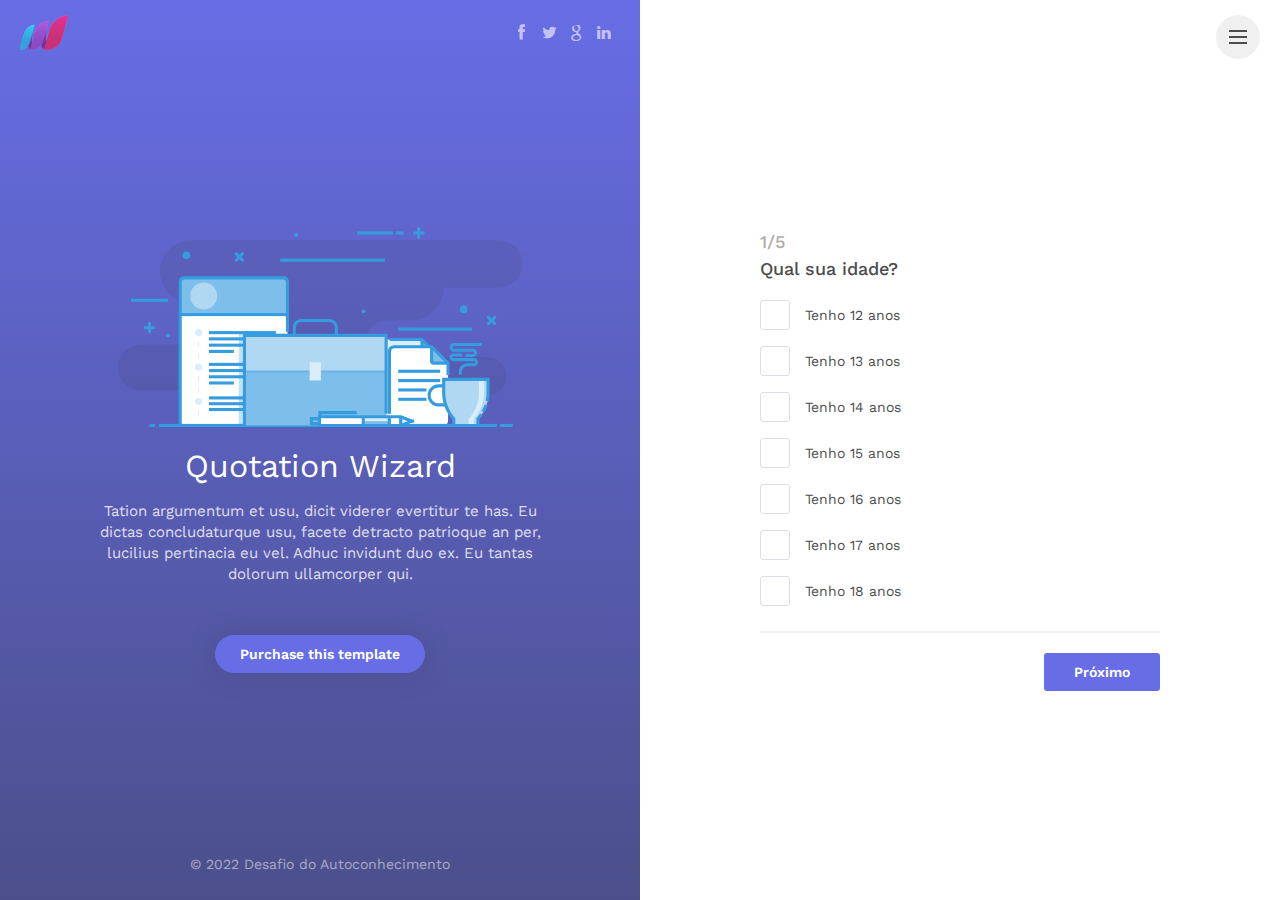
<file: index.html>
<!DOCTYPE html>
<html lang="en">

<head>
    <meta charset="utf-8">
    <meta http-equiv="X-UA-Compatible" content="IE=edge">
    <meta name="viewport" content="width=device-width, initial-scale=1, shrink-to-fit=no">
    <meta name="description" content="Questionario do Bem estar e saude mental, bem-estar, questionario, saude, mental, desafio, autoconhecimento">
    <meta name="author" content="Desafio do Autoconhecimento">
    <title>Wilio | Survey, Quotation, Review and Register form Wizard</title>

    <!-- Favicons-->
    <link rel="shortcut icon" href="img/favicon.ico" type="image/x-icon">
    <link rel="apple-touch-icon" type="image/x-icon" href="img/apple-touch-icon-57x57-precomposed.png">
    <link rel="apple-touch-icon" type="image/x-icon" sizes="72x72" href="img/apple-touch-icon-72x72-precomposed.png">
    <link rel="apple-touch-icon" type="image/x-icon" sizes="114x114" href="img/apple-touch-icon-114x114-precomposed.png">
    <link rel="apple-touch-icon" type="image/x-icon" sizes="144x144" href="img/apple-touch-icon-144x144-precomposed.png">

    <!-- GOOGLE WEB FONT -->
    <link href="https://fonts.googleapis.com/css?family=Work+Sans:400,500,600" rel="stylesheet">

    <!-- BASE CSS -->
    <link href="css/bootstrap.min.css" rel="stylesheet">
	<link href="css/menu.css" rel="stylesheet">
    <link href="css/style.css" rel="stylesheet">
	<link href="css/vendors.css" rel="stylesheet">

    <!-- YOUR CUSTOM CSS -->
    <link href="css/custom.css" rel="stylesheet">
	
	<!-- MODERNIZR MENU -->
	<script src="js/modernizr.js"></script>

	
		<style type="text/css">
.escondida {
    display:none;
}
</style>
	</style>
	<!-- eventos -->
		<script type="text/javascript">
function abrir() {
    var main = document.getElementById("central");
    var iten = main.getElementsByTagName("input");
    if (iten) {
        for (var i=0;i<iten.length;i++) {
            iten[i].onclick = function() {
                var el = document.getElementById(this.id.substr(7,7));
                if (el.style.display == "block")
                    el.style.display = "none";
                else
                    el.style.display = "block";
            }
        }
    }
}
window.onload=abrir;
</script>
	</script>
</head>

<body>
	
	<div id="preloader">
		<div data-loader="circle-side"></div>
	</div><!-- /Preload -->
	
	<div id="loader_form">
		<div data-loader="circle-side-2"></div>
	</div><!-- /loader_form -->
	
	<nav>
		<ul class="cd-primary-nav">
			<li><a href="index.html" class="animated_link">Home</a></li>
			<li><a href="quotation-wizard-version.html" class="animated_link">Quote Version</a></li>
			<li><a href="review-wizard-version.html" class="animated_link">Review Version</a></li>
			<li><a href="registration-wizard-version.html" class="animated_link">Registration Version</a></li>
			<li><a href="about.html" class="animated_link">About Us</a></li>
			<li><a href="contacts.html" class="animated_link">Contact Us</a></li>
		</ul>
	</nav>
	<!-- /menu -->
	
	<div class="container-fluid full-height">
		<div class="row row-height">
			<div class="col-lg-6 content-left">
				<div class="content-left-wrapper">
					<a href="index.html" id="logo"><img src="img/logo.png" alt="" width="49" height="35"></a>
					<div id="social">
						<ul>
							<li><a href="#0"><i class="icon-facebook"></i></a></li>
							<li><a href="#0"><i class="icon-twitter"></i></a></li>
							<li><a href="#0"><i class="icon-google"></i></a></li>
							<li><a href="#0"><i class="icon-linkedin"></i></a></li>
						</ul>
					</div>
					<!-- /social -->
					<div>
						<figure><img src="img/info_graphic_3.svg" alt="" class="img-fluid"></figure>
						<h2>Quotation Wizard</h2>
						<p>Tation argumentum et usu, dicit viderer evertitur te has. Eu dictas concludaturque usu, facete detracto patrioque an per, lucilius pertinacia eu vel. Adhuc invidunt duo ex. Eu tantas dolorum ullamcorper qui.</p>
						<a href="#0" class="btn_1 rounded">Purchase this template</a>
						<a href="#start" class="btn_1 rounded mobile_btn">Start Now!</a>
					</div>
					<div class="copy">© 2022 Desafio do Autoconhecimento</div>
				</div>
				<!-- /content-left-wrapper -->
			</div>
			<!-- /content-left -->

			<div class="col-lg-6 content-right" id="start">
				<div id="wizard_container">
					<div id="top-wizard">
							<div id="progressbar"></div>
						</div>
						<!-- /top-wizard -->
						<form id="wrapped" method="POST" enctype="multipart/form-data">
							<input id="website" name="website" type="text" value="">
							<!-- Leave for security protection, read docs for details -->
							<div id="middle-wizard">
								<div class="step">
									<h3 class="main_question"><strong>1/5</strong>Qual sua idade?</h3>
									<div class="form-group">
										<label class="container_check version_2">Tenho 12 anos
											<input type="radio" name="question_1[]" value="Custom interface and layout" class="required" onchange="getVals(this, 'question_1');">
											<span class="checkmark"></span>
										</label>
									</div>
									<div class="form-group">
										<label class="container_check version_2">Tenho 13 anos
											<input type="radio" name="question_1[]" value="Web site design" class="required" onchange="getVals(this, 'question_1');">
											<span class="checkmark"></span>
										</label>
									</div>
									<div class="form-group">
										<label class="container_check version_2">Tenho 14 anos
											<input type="radio" name="question_1[]" value="Seo optimization" class="required" onchange="getVals(this, 'question_1');">
											<span class="checkmark"></span>
										</label>
									</div>
									<div class="form-group">
										<label class="container_check version_2">Tenho 15 anos
											<input type="radio" name="question_1[]" value="CMS integrations (Wordpress)" class="required" onchange="getVals(this, 'question_1');">
											<span class="checkmark"></span>
										</label>
									</div>
									<div class="form-group">
										<label class="container_check version_2">Tenho 16 anos
											<input type="radio" name="question_1[]" value="Newsletter Campaign" class="required" onchange="getVals(this, 'question_1');">
											<span class="checkmark"></span>
										</label>
									</div>
									<div class="form-group">
										<label class="container_check version_2">Tenho 17 anos
											<input type="radio" name="question_1[]" value="Logo Design" class="required" onchange="getVals(this, 'question_1');">
											<span class="checkmark"></span>
										</label>
									</div>
									<div class="form-group">
										<label class="container_check version_2">Tenho 18 anos
											<input type="radio" name="question_1[]" value="Logo Design" class="required" onchange="getVals(this, 'question_1');">
											<span class="checkmark"></span>
										</label>
									</div>
								</div>

								<!-- Pergunta 2-->
								<div class="step">
									<h3 class="main_question"><strong>2/5</strong>Em qual estado e cidade você mora?</h3>
									<div class="form-group">
										<div class="styled-select clearfix">
											<select class="wide required" name="estado" onchange="getVals(this, 'estado');">
												<option value="*">Selecione o Estado</option>
												<option value="Europe">Europe</option>
												<option value="Asia">Asia</option>
												<option value="North America">North America</option>
												<option value="South America">South America</option>
												<option value="Oceania">Oceania</option>                             
											</select>
										</div>
									</div>
									<div class="form-group">
										<div class="styled-select clearfix">
											<select class="wide required" name="cidade" onchange="getVals(this, 'cidade');">
												<option value="*">Selecione a Cidade</option>
												<option value="Europe">Europe</option>
												<option value="Asia">Asia</option>
												<option value="North America">North America</option>
												<option value="South America">South America</option>
												<option value="Oceania">Oceania</option>                             
											</select>
										</div>
									</div>
								</div>
								<!-- Fim da pergunta 2-->

								<!--pergunta 3-->
								<div class="step">
									<h3 class="main_question"><strong>3/5</strong>Você está estudando atualmente?</h3>
									<div class="form-group"><div id="central">
										<label class="container_check version_2">Sim
											<input type="radio" name="question4" id="receita1" value="Esta estudando" class="required" onchange="getVals(this, 'question_1');">
											<span class="checkmark"></span></div>
										</label>
									</div>
									<div class="form-group"><div id="central">
										<label class="container_check version_2">Não	
											<input type="radio" name="question4" value="Nao esta estudando" class="required" onchange="getVals(this, 'question_1');">
											<span class="checkmark"></span></div>
										</label>
									</div>
									<div id="1" class="escondida"><hr></hr>
										<h3 class="main_question">Em qual formato?</h3>
										<div class="form-group">
											<label class="container_check version_2">Em escola pública	
												<input type="radio" name="question4div" value="Nao esta estudando" class="required" onchange="getVals(this, 'question_1');">
												<span class="checkmark"></span>
											</label>
										</div>
										<div class="form-group">
											<label class="container_check version_2">Em escola particular
												<input type="radio" name="question4div" value="Nao esta estudando" class="required" onchange="getVals(this, 'question_1');">
												<span class="checkmark"></span>
											</label>
										</div>
									</div>
								</div>
								<!-- Fim da pergunta 3-->


								<!-- pergunta 4-->
								<div id="1" class="escondida">
									<div class="step">
										<h3 class="main_question"><strong>2/5</strong>nao estudo</h3>
										<div class="form-group add_top_30">
											<label>Additional information</label>
											<textarea name="additional_message" class="form-control required" style="height:150px;" placeholder="Type here additional info..." onkeyup="getVals(this, 'additional_message');"></textarea>
										</div>
										<div class="form-group add_top_30">
											<label>Optional file upload<br><small>(Files accepted: gif, jpg, jpeg, .png, .pdf, .doc/docx - Max file size: 50k for demo purpose, you can increase based on your host settings.)</small></label>
											<div class="fileupload">
												<input type="file" name="fileupload" accept="image/*,.pdf,application/msword,application/vnd.openxmlformats-officedocument.wordprocessingml.document" onchange="getVals(this, 'fileupload');">
											</div>
										</div>
									</div>
								</div>
								<!-- Fim da pergunta 4-->




								<!-- /step-->
								<div class="step">
									<h3 class="main_question"><strong>2/5</strong>Please provide any additional information</h3>
									<div class="form-group add_top_30">
										<label>Additional information</label>
										<textarea name="additional_message" class="form-control required" style="height:150px;" placeholder="Type here additional info..." onkeyup="getVals(this, 'additional_message');"></textarea>
									</div>
									<div class="form-group add_top_30">
										<label>Optional file upload<br><small>(Files accepted: gif, jpg, jpeg, .png, .pdf, .doc/docx - Max file size: 50k for demo purpose, you can increase based on your host settings.)</small></label>
										<div class="fileupload">
											<input type="file" name="fileupload" accept="image/*,.pdf,application/msword,application/vnd.openxmlformats-officedocument.wordprocessingml.document" onchange="getVals(this, 'fileupload');">
										</div>
									</div>
								</div>
								<!-- /step-->


								<div class="step">
									<h3 class="main_question"><strong>3/5</strong>What is your budget?</h3>
									<div class="budget_slider">
										<input type="range" name="budget" min="0" max="2000" step="100" value="0" data-orientation="horizontal" onchange="getVals(this, 'budget');">
										<span>$</span>
									</div>
									<p>Lorem ipsum dolor sit amet, esse mazim disputando vix in. Quem reprimique eum ea, vim cu <strong>partem persius</strong> efficiantur.</p>
									<p>Ex has option delectus. Duo ex iuvaret delicata pertinacia, no nam tale summo euismod.</p>
								</div>
								<!-- /step-->
								<div class="step">
									<h3 class="main_question"><strong>4/5</strong>Please fill with your details</h3>
									<div class="form-group">
										<input type="text" name="firstname" class="form-control required" placeholder="First Name">
									</div>
									<div class="form-group">
										<input type="text" name="lastname" class="form-control required" placeholder="Last Name">
									</div>
									<div class="form-group">
										<input type="email" name="email" class="form-control required" placeholder="Your Email">
									</div>
									<div class="form-group">
										<input type="text" name="telephone" class="form-control" placeholder="Telephone">
									</div>
									<div class="form-group terms">
										<label class="container_check">Please accept our <a href="#" data-toggle="modal" data-target="#terms-txt">Terms and conditions</a>
											<input type="checkbox" name="terms" value="Yes" class="required">
											<span class="checkmark"></span>
										</label>
									</div>
								</div>
								<!-- /step-->
								<div class="submit step">
									<h3 class="main_question"><strong>5/5</strong>Summary</h3>
									<div class="summary">
										<ul>
											<li><strong>1</strong>
												<h5>What your poject need?</h5>
												<p id="question_1"></p>
											</li>
											<li><strong>2</strong>
												<h5>Additional information</h5>
												<p id="additional_message"></p>
												<p><label>File upload</label>: <span id="fileupload"></span></p>
											</li>
											<li><strong>3</strong>
												<h5>What is your budget?</h5>
												<p>$<span id="budget"></span></p>
											</li>
										</ul>
									</div>
								</div>
								<!-- /step-->
							</div>
							<!-- /middle-wizard -->
							<div id="bottom-wizard">
								<button type="button" name="backward" class="backward">Voltar</button>
								<button type="button" name="forward" class="forward">Próximo</button>
								<button type="submit" name="process" class="submit">Finalizar</button>
							</div>
							<!-- /bottom-wizard -->
						</form>
					</div>
					<!-- /Wizard container -->
			</div>
			<!-- /content-right-->
		</div>
		<!-- /row-->
	</div>
	<!-- /container-fluid -->

	<div class="cd-overlay-nav">
		<span></span>
	</div>
	<!-- /cd-overlay-nav -->

	<div class="cd-overlay-content">
		<span></span>
	</div>
	<!-- /cd-overlay-content -->

	<a href="#0" class="cd-nav-trigger">Menu<span class="cd-icon"></span></a>
	<!-- /menu button -->
	
	<!-- Modal terms -->
	<div class="modal fade" id="terms-txt" tabindex="-1" role="dialog" aria-labelledby="termsLabel" aria-hidden="true">
		<div class="modal-dialog modal-dialog-centered">
			<div class="modal-content">
				<div class="modal-header">
					<h4 class="modal-title" id="termsLabel">Terms and conditions</h4>
					<button type="button" class="close" data-dismiss="modal" aria-hidden="true">&times;</button>
				</div>
				<div class="modal-body">
					<p>Lorem ipsum dolor sit amet, in porro albucius qui, in <strong>nec quod novum accumsan</strong>, mei ludus tamquam dolores id. No sit debitis meliore postulant, per ex prompta alterum sanctus, pro ne quod dicunt sensibus.</p>
					<p>Lorem ipsum dolor sit amet, in porro albucius qui, in nec quod novum accumsan, mei ludus tamquam dolores id. No sit debitis meliore postulant, per ex prompta alterum sanctus, pro ne quod dicunt sensibus. Lorem ipsum dolor sit amet, <strong>in porro albucius qui</strong>, in nec quod novum accumsan, mei ludus tamquam dolores id. No sit debitis meliore postulant, per ex prompta alterum sanctus, pro ne quod dicunt sensibus.</p>
					<p>Lorem ipsum dolor sit amet, in porro albucius qui, in nec quod novum accumsan, mei ludus tamquam dolores id. No sit debitis meliore postulant, per ex prompta alterum sanctus, pro ne quod dicunt sensibus.</p>
				</div>
				<div class="modal-footer">
					<button type="button" class="btn_1" data-dismiss="modal">Close</button>
				</div>
			</div>
			<!-- /.modal-content -->
		</div>
		<!-- /.modal-dialog -->
	</div>
	<!-- /.modal -->
	
	<!-- COMMON SCRIPTS -->
	<script src="js/jquery-3.5.1.min.js"></script>
    <script src="js/common_scripts.min.js"></script>
	<script src="js/velocity.min.js"></script>
	<script src="js/functions.js"></script>
	<script src="js/file-validator.js"></script>

	<!-- Wizard script -->
	<script src="js/quotation_func.js"></script>

</body>
</html>
</file>
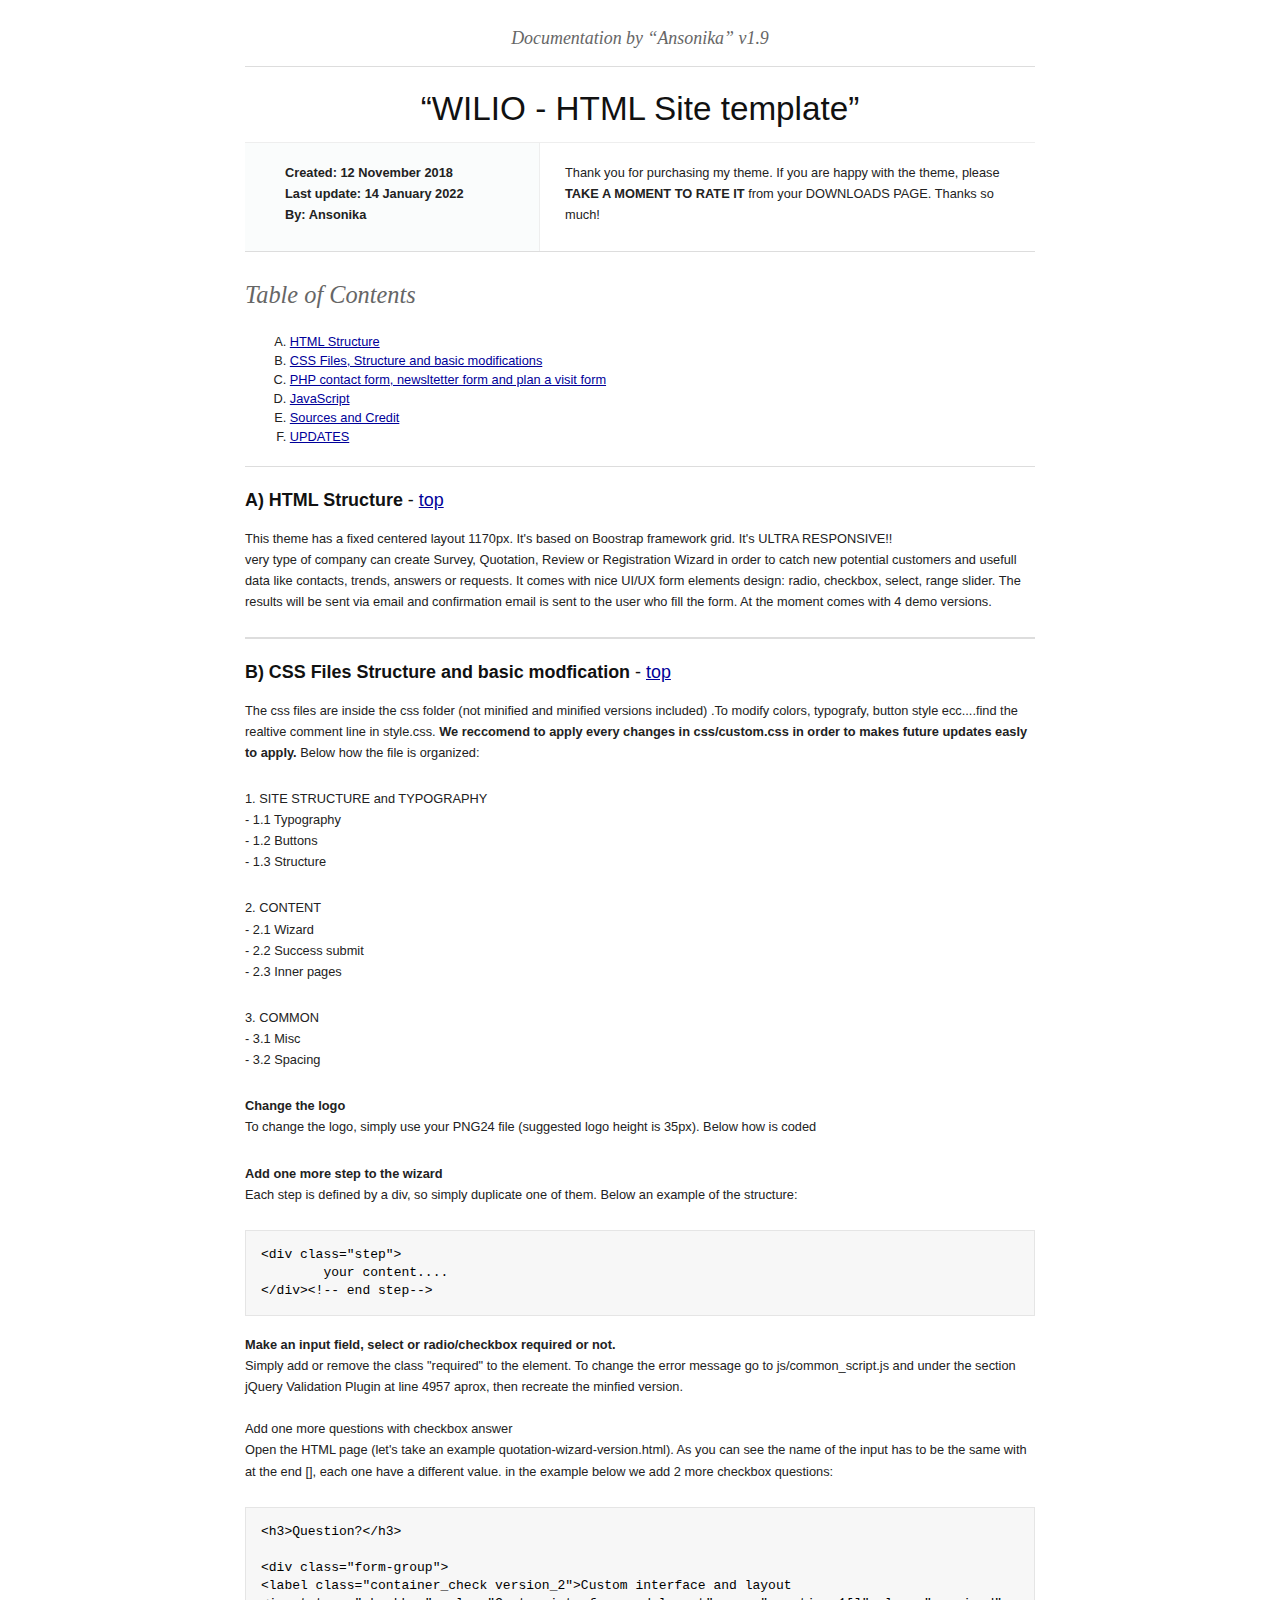
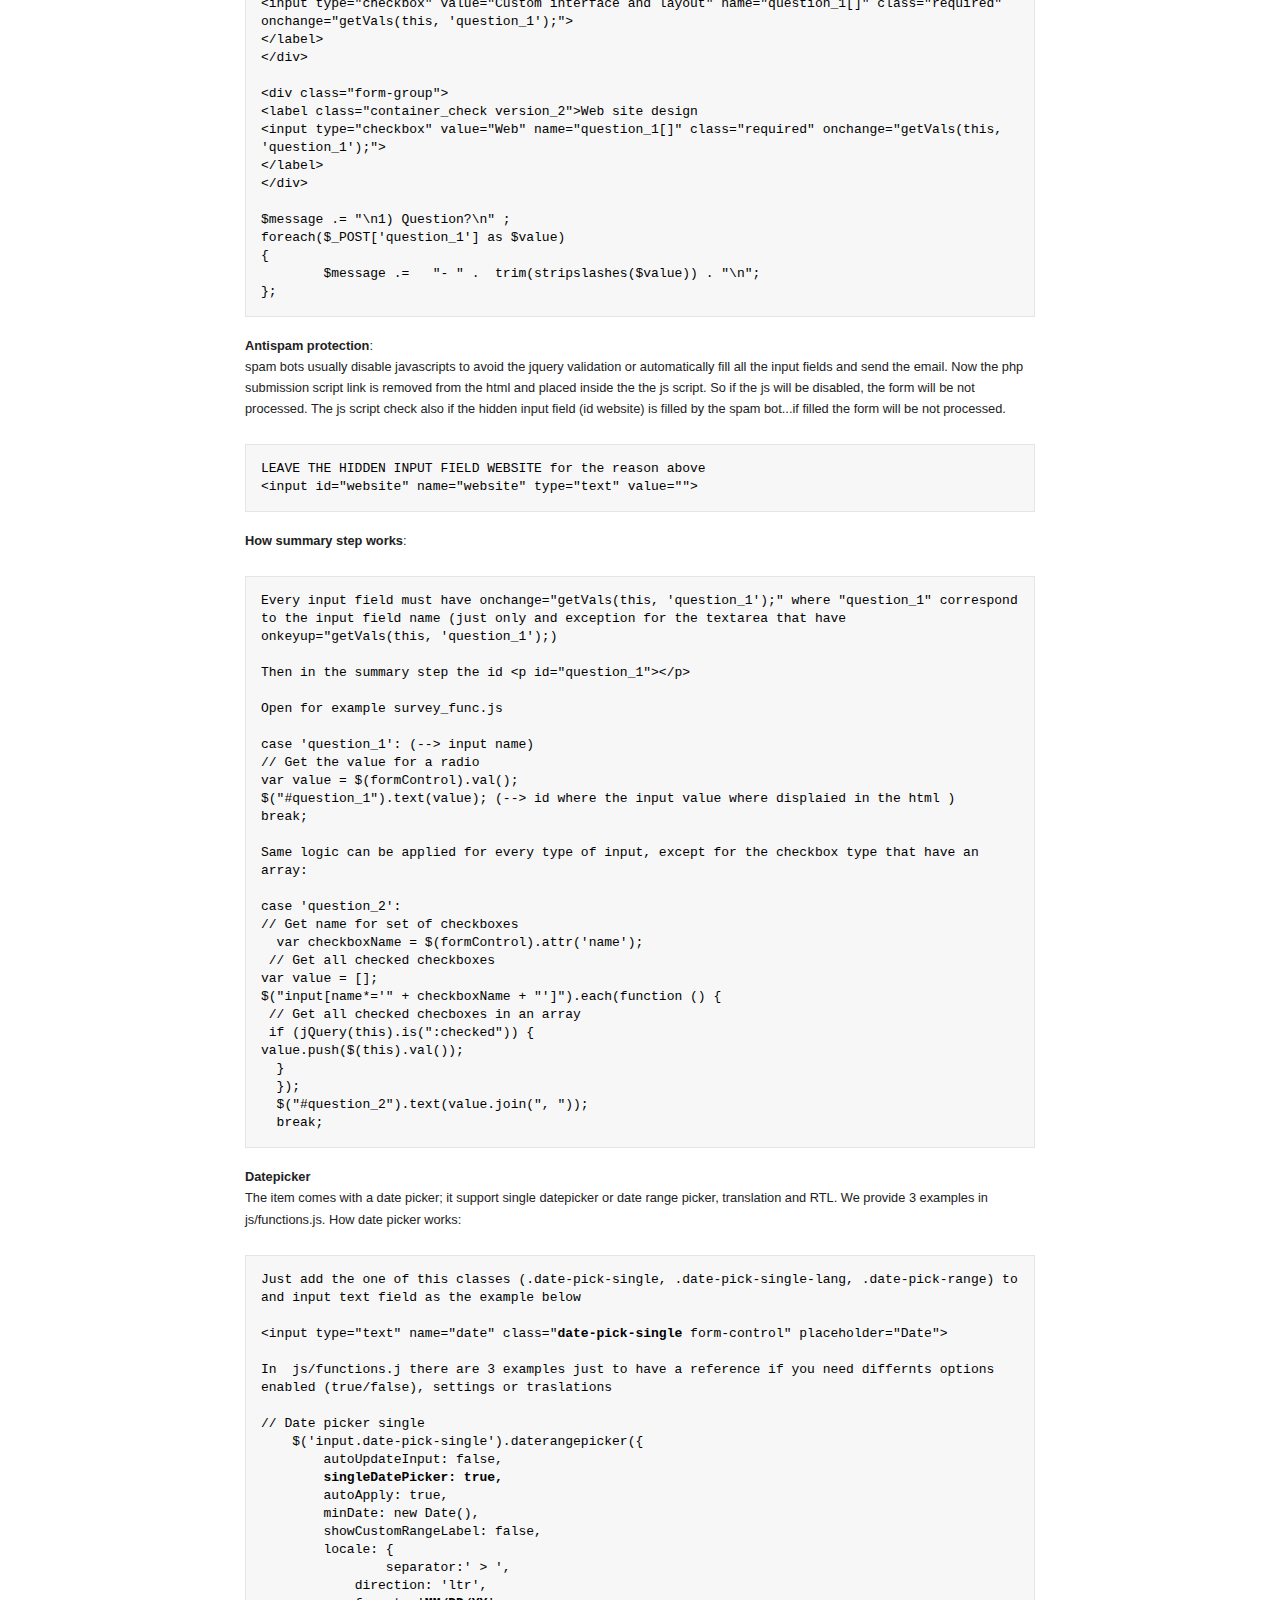
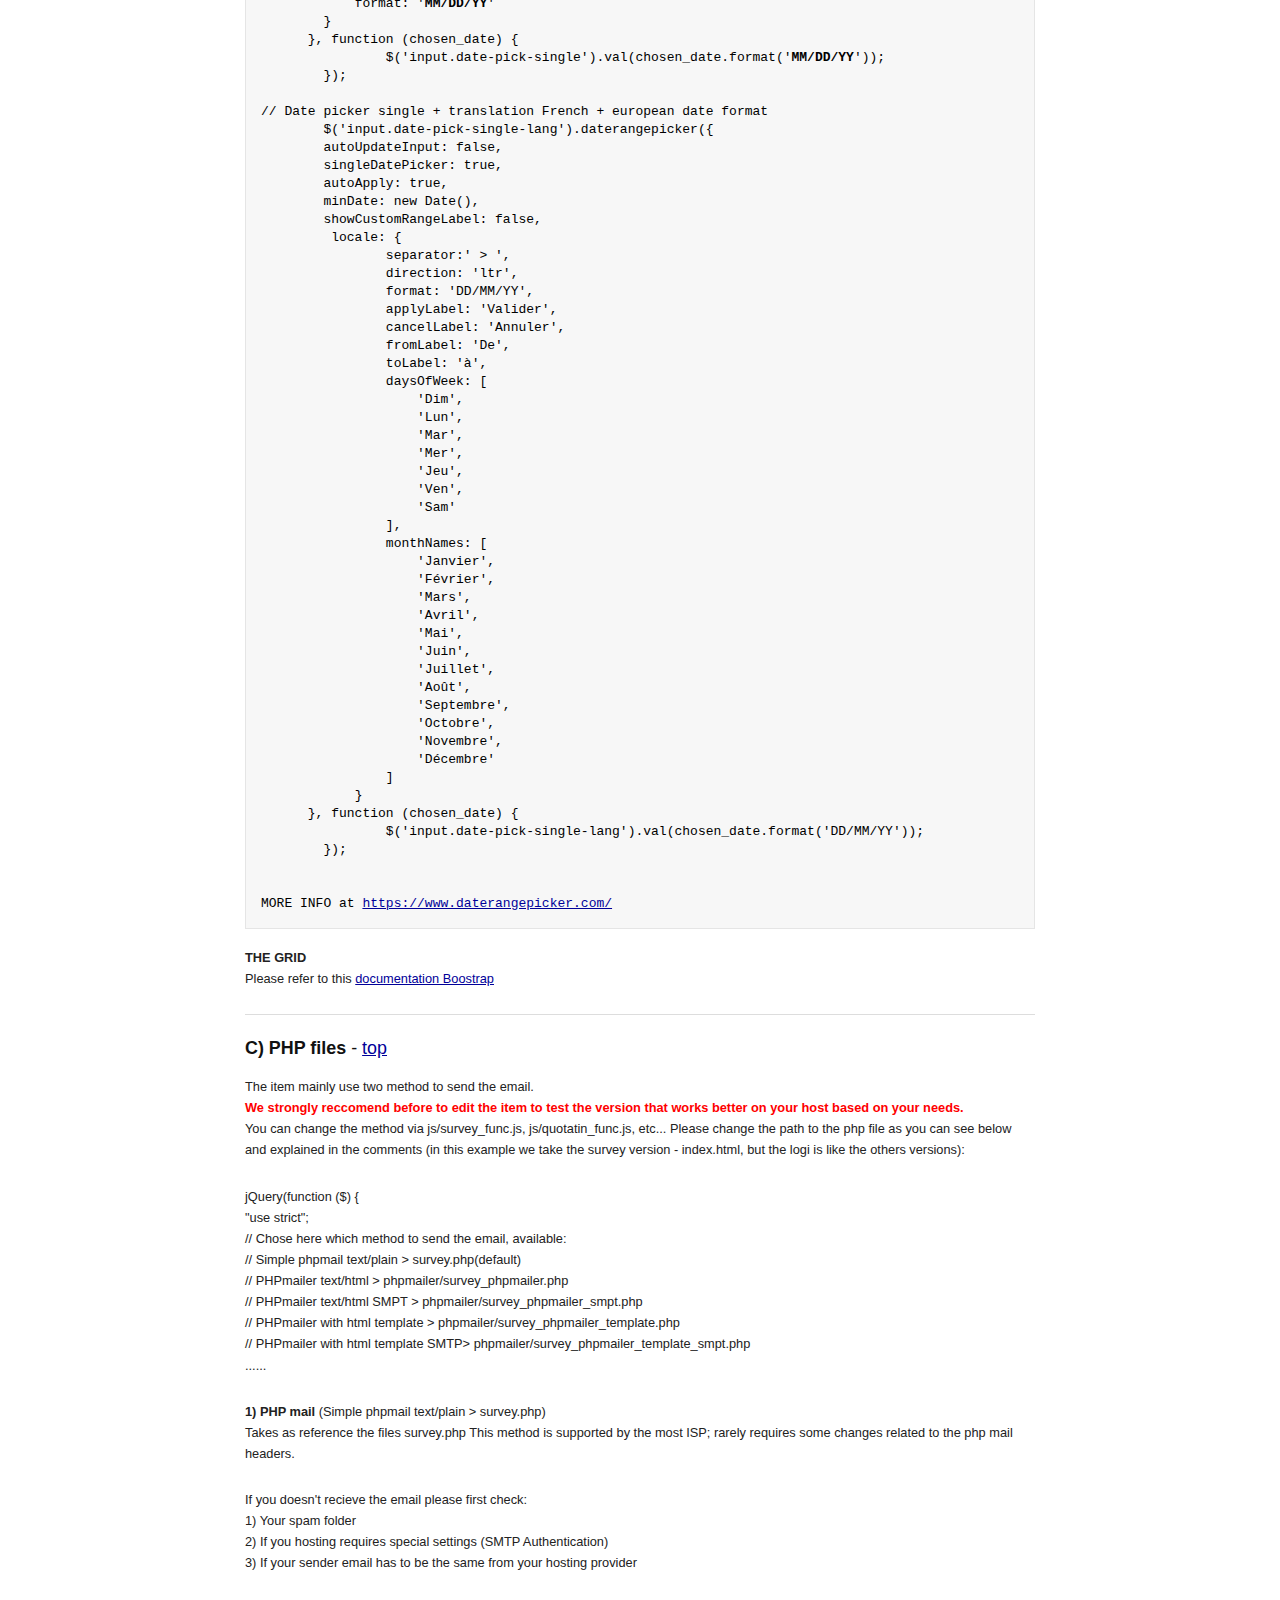
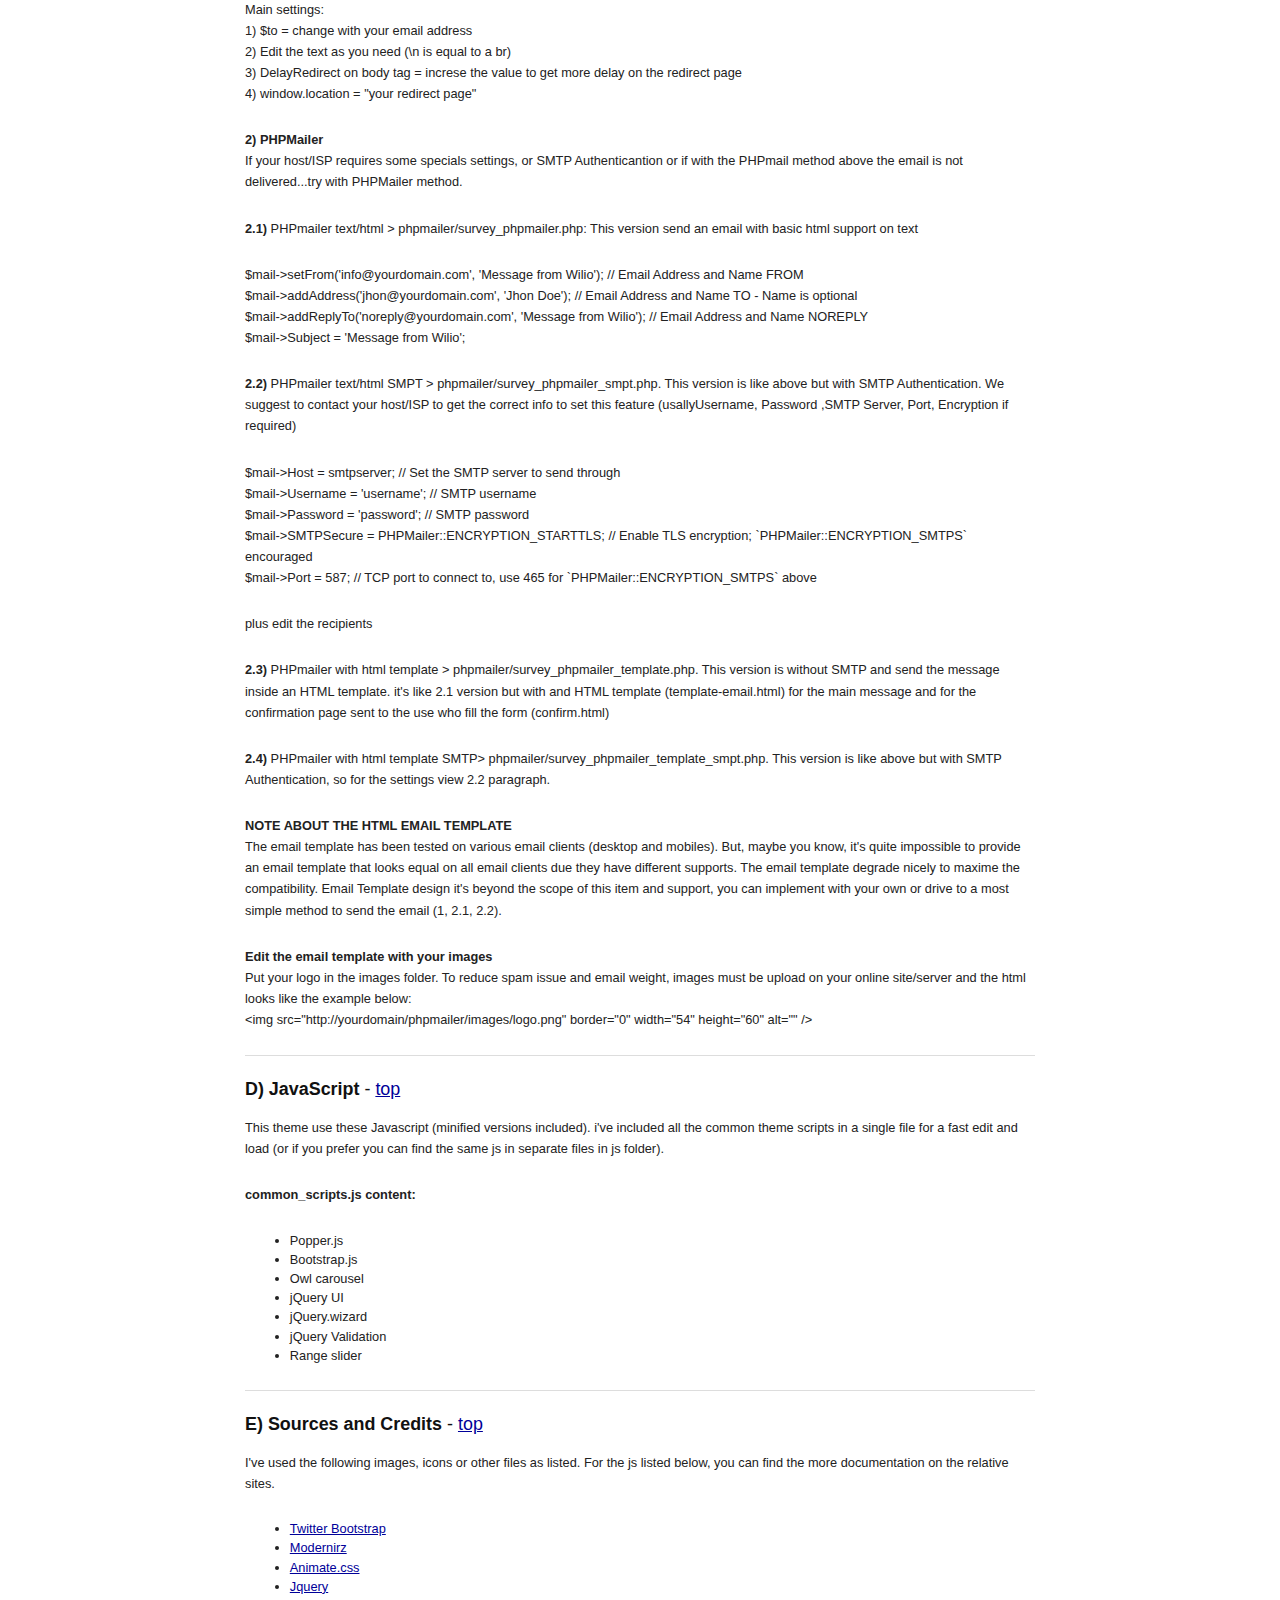
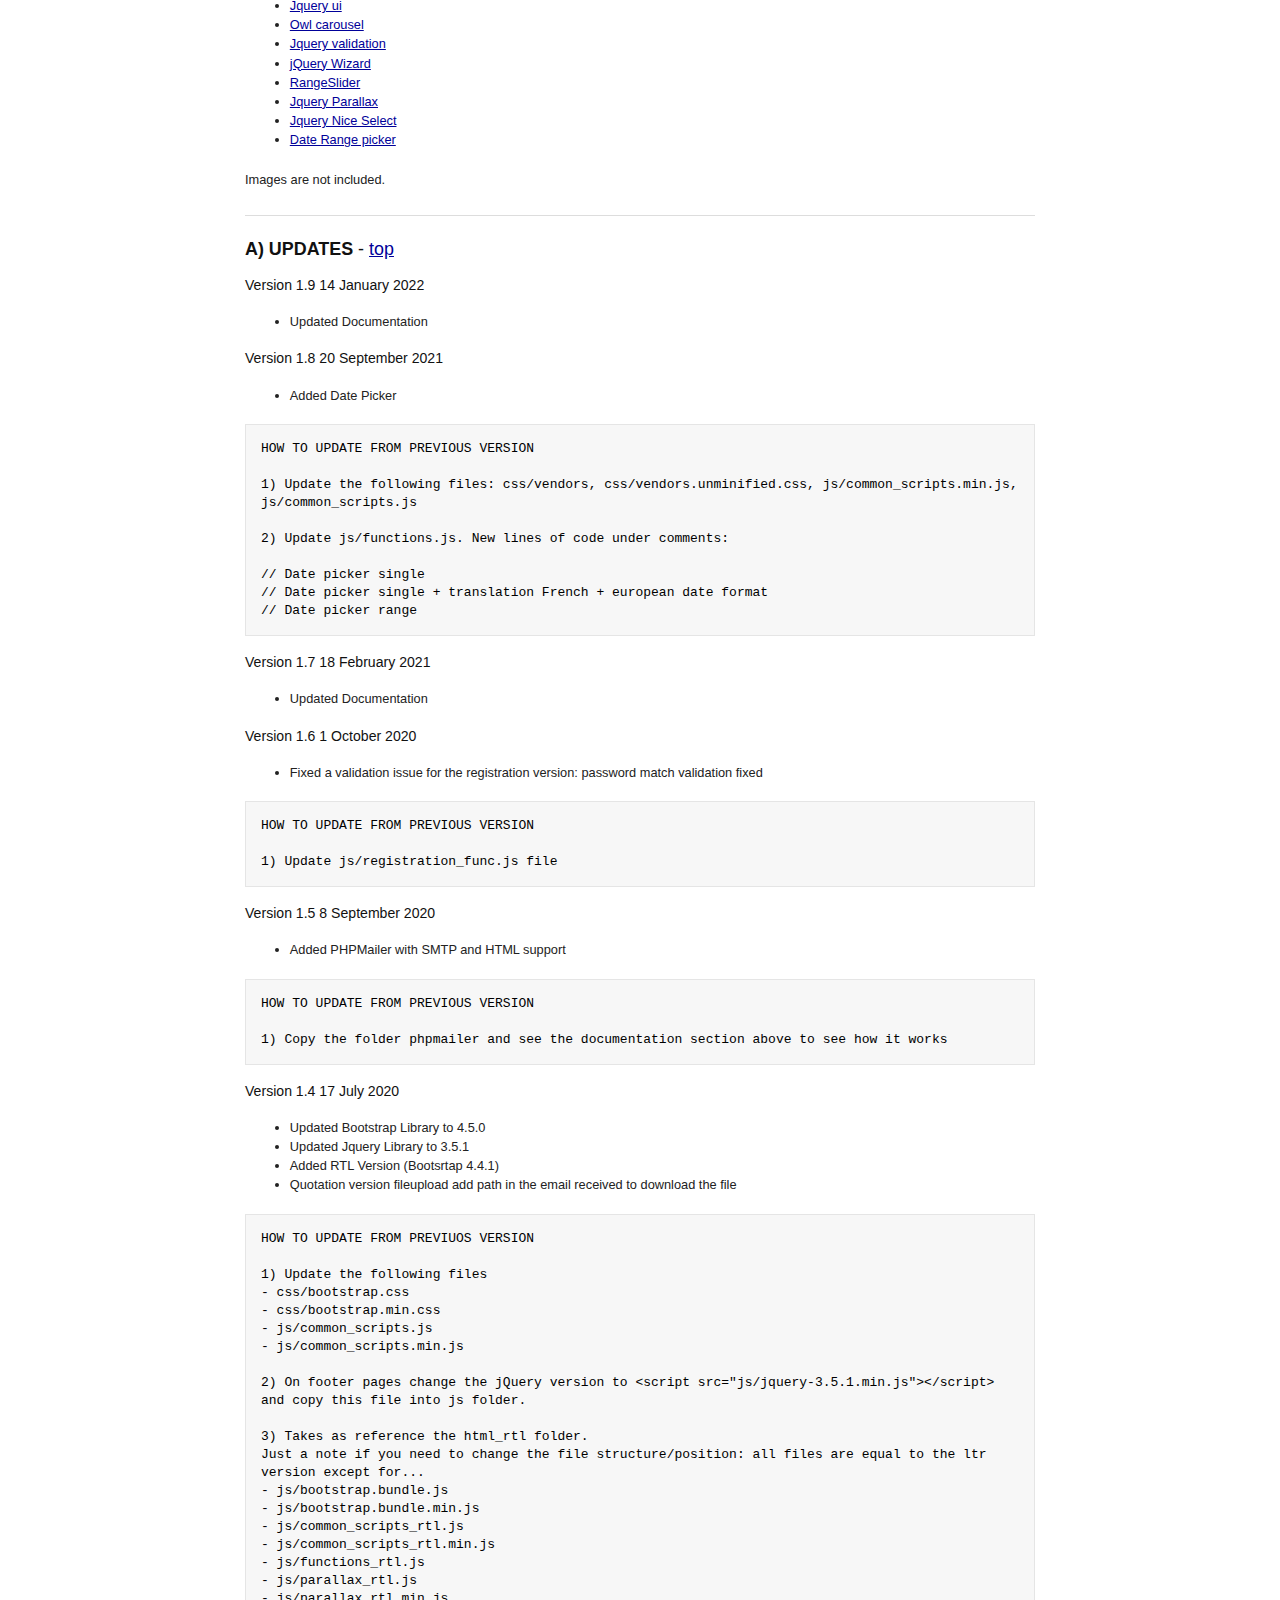
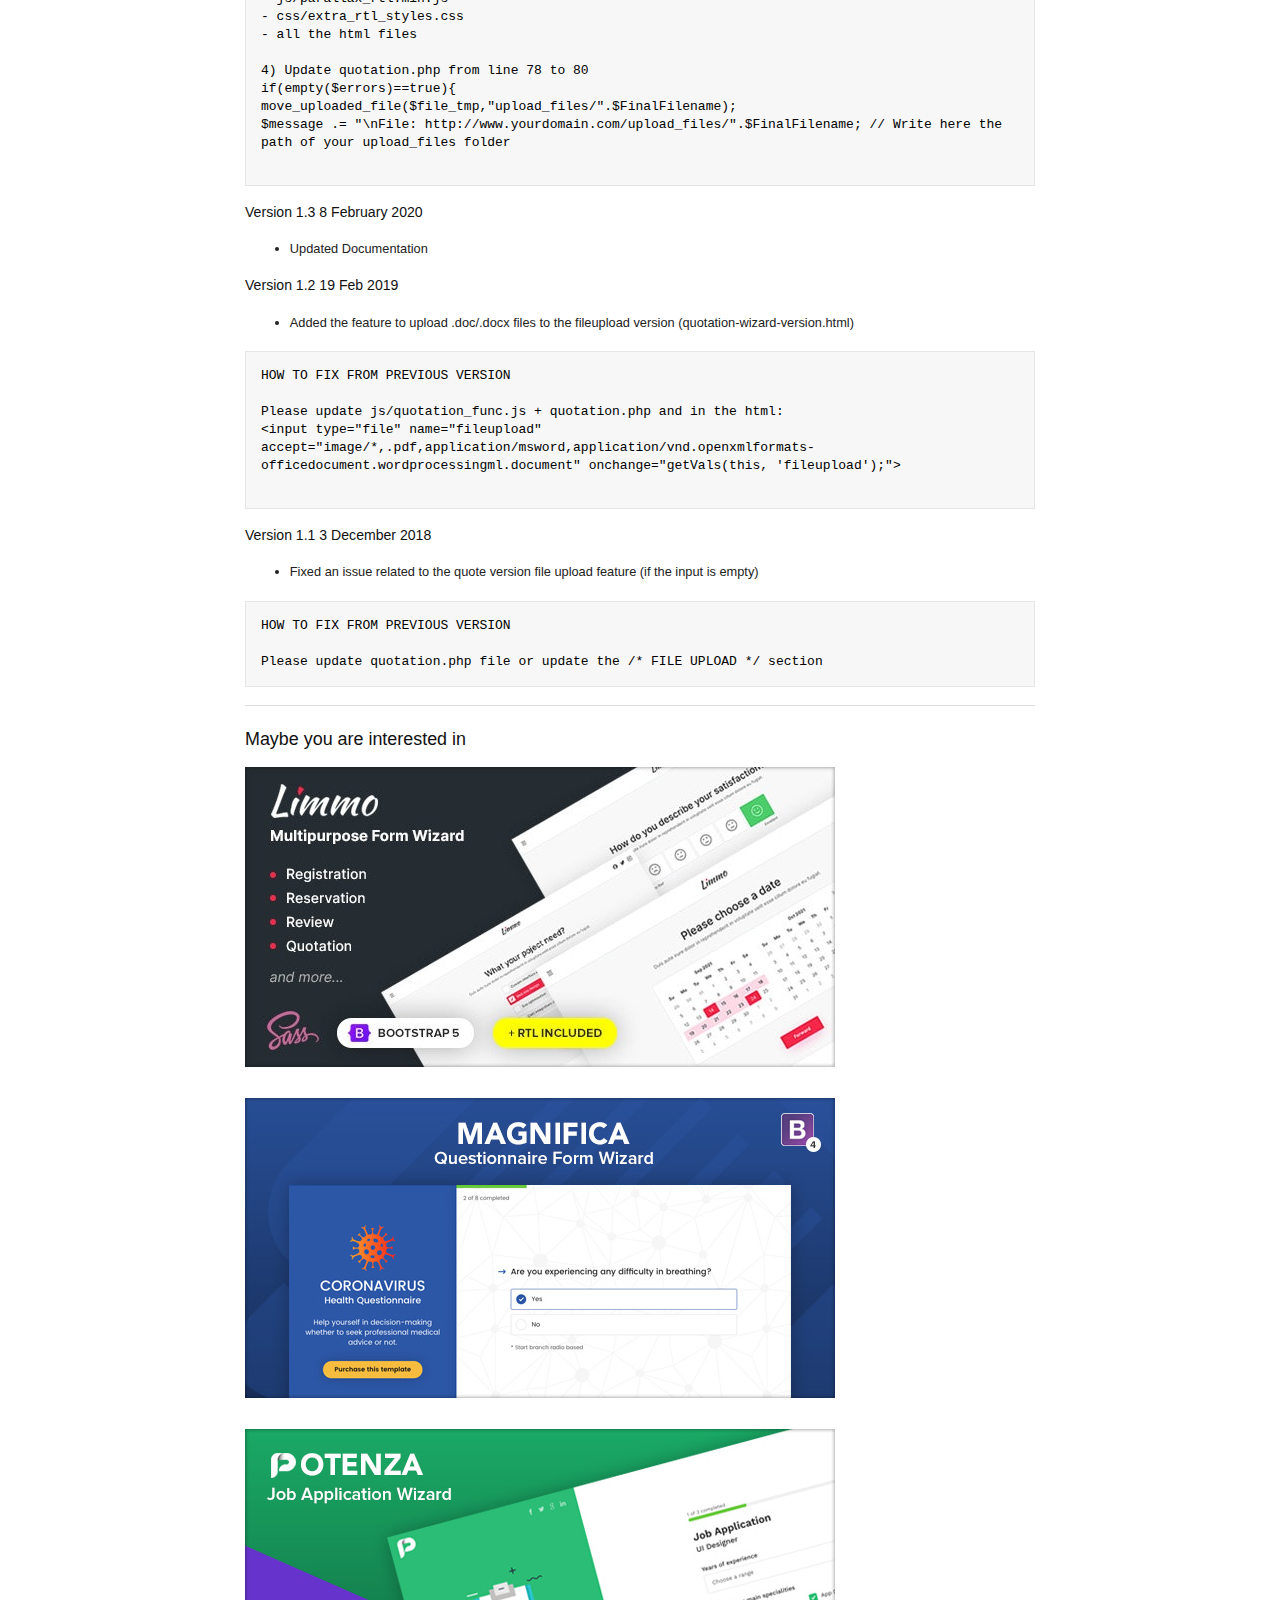
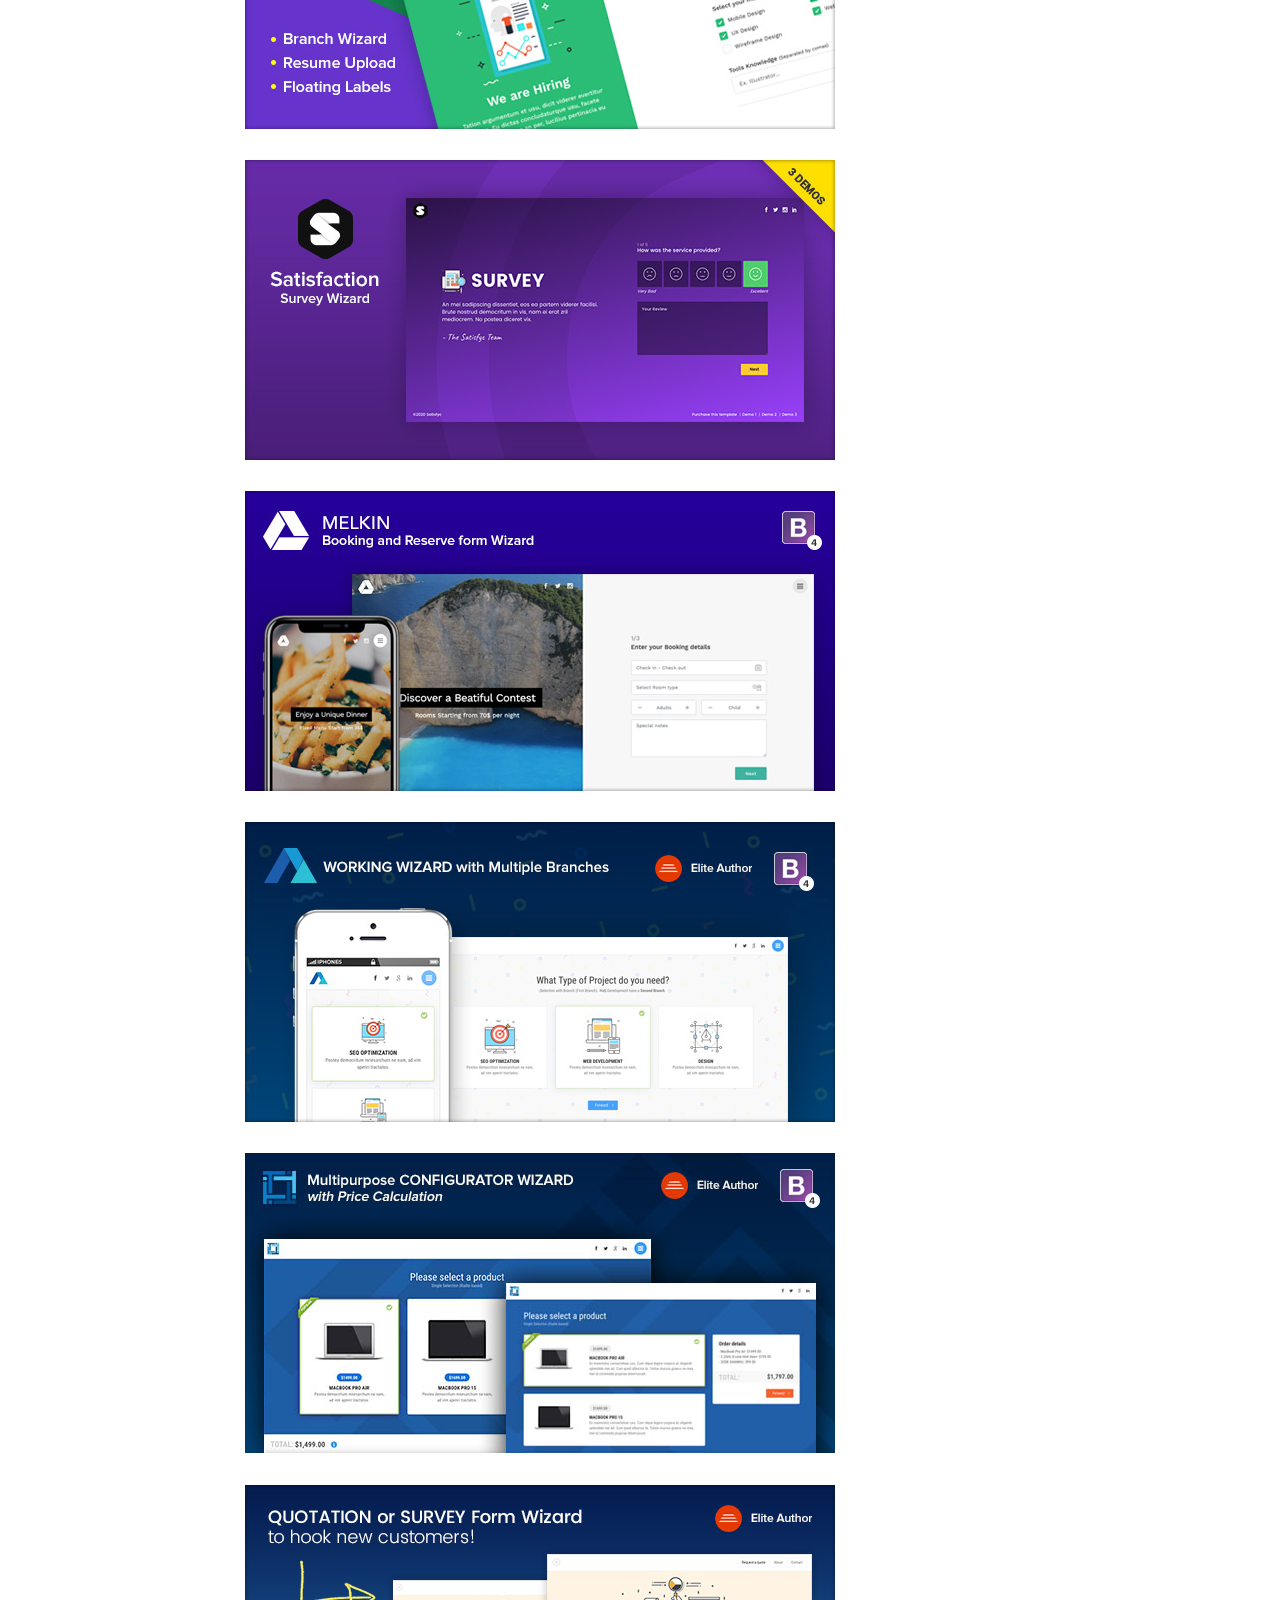
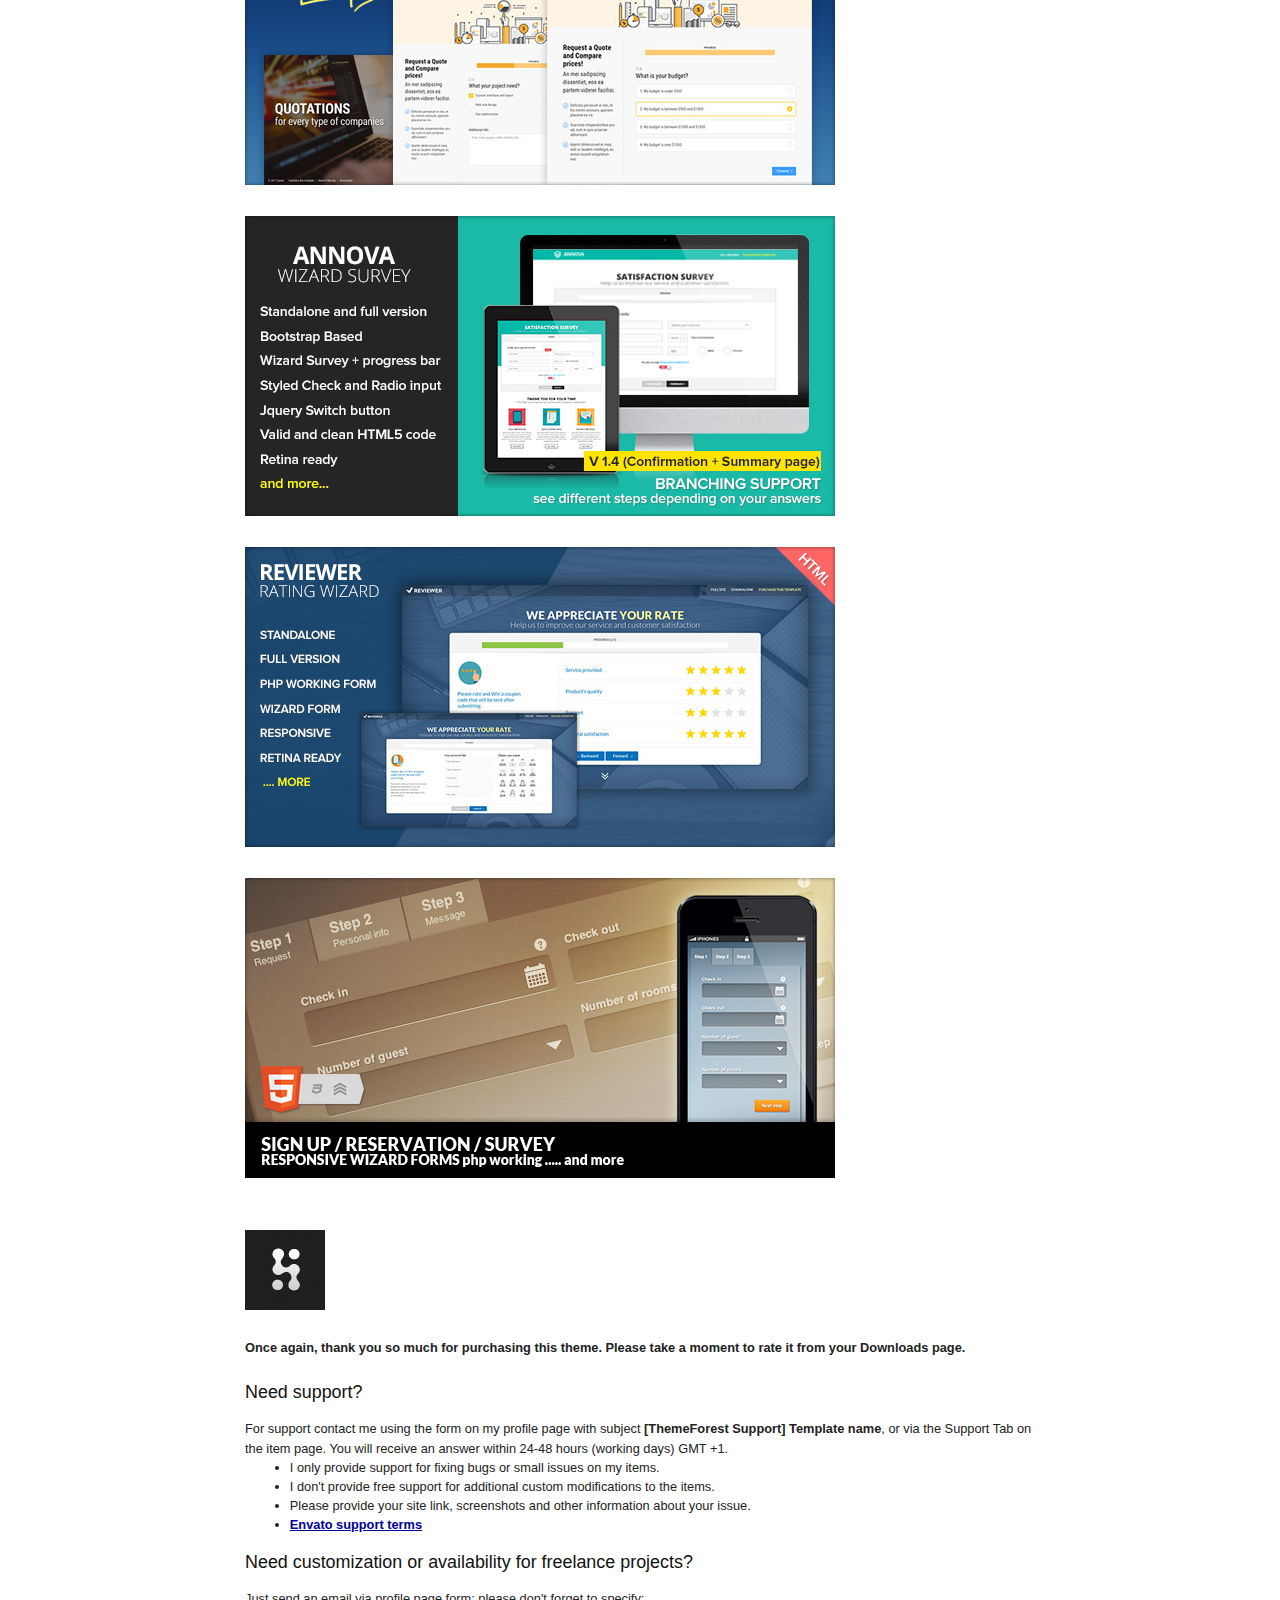
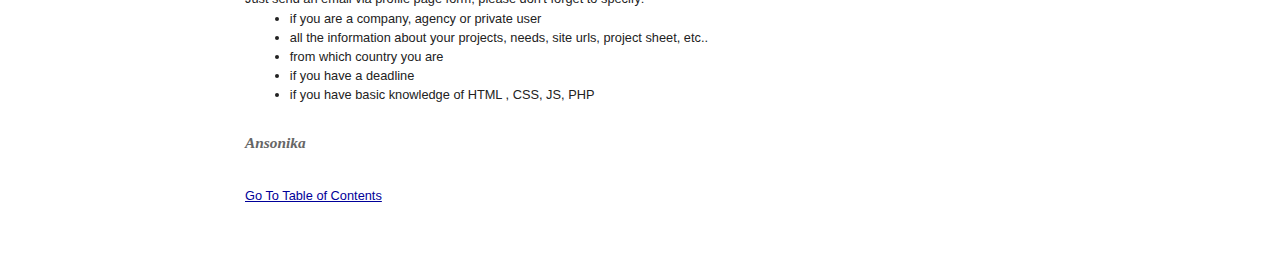
<file: documentation/index.html>
<!DOCTYPE HTML PUBLIC "-//W3C//DTD HTML 4.01//EN" "http://www.w3.org/TR/html4/strict.dtd">
<head lang="en">
	<meta http-equiv="content-type" content="text/html;charset=utf-8">
	<title></title>
	<!-- Framework CSS -->
	<link rel="stylesheet" href="assets/blueprint-css/screen.css" type="text/css" media="screen, projection">
	<link rel="stylesheet" href="assets/blueprint-css/print.css" type="text/css" media="print">
	<!--[if lt IE 8]><link rel="stylesheet" href="assets/blueprint-css/ie.css" type="text/css" media="screen, projection"><![endif]-->
	<link rel="stylesheet" href="assets/blueprint-css/plugins/fancy-type/screen.css" type="text/css" media="screen, projection">
	<style type="text/css" media="screen">
		p, table, hr, .box { margin-bottom:25px; }
		.box p { margin-bottom:10px; }
		pre,code { font-family:"Consolas", Courier New, Courier, monospace; padding:15px; background:#f7f7f7; margin:0px 0px 18px; border:1px solid #e5e5e5; line-height:18px; color:#000 }
code { padding:0px 3px; background-image:none; background:#f5f5f5; border:none }
pre { white-space:pre-wrap; white-space:-moz-pre-wrap; white-space:-pre-wrap; white-space:-o-pre-wrap; word-wrap:break-word }
	</style>
</head>


<body>
	<div class="container">
	  <h3 class="center alt"> Documentation by &ldquo;Ansonika&rdquo; v1.9</h3>
		
		<hr>
		
		<h1 class="center">&ldquo;WILIO - HTML Site template&rdquo;</h1>
		
		<div class="borderTop">
		  <div class="span-6 colborder info prepend-1">
				<p class="prepend-top">
					<strong>
					Created: 12 November 2018<br>
                    Last update: 14 January 2022<br>
					By: Ansonika</strong>
			  </p>
	    </div><!-- end div .span-6 -->		
	
			<div class="span-12 last">
				<p class="prepend-top append-0">Thank you for purchasing my theme. If you are happy with the theme, please <strong>TAKE A MOMENT TO RATE IT</strong> from your DOWNLOADS PAGE.
Thanks so much!</p>
			</div>
		</div><!-- end div .borderTop -->
		
		<hr>
		
		<h2 id="toc" class="alt">Table of Contents</h2>
		<ol class="alpha">
			<li><a href="#htmlStructure">HTML Structure</a></li>
			<li><a href="#cssFiles">CSS Files, Structure and basic modifications</a></li>
<li><a href="#php">PHP contact form, newsltetter form and plan a visit form</a></li>
			<li><a href="#javascript">JavaScript</a></li>
			<li><a href="#credits">Sources and Credit</a></li>
            <li><a href="#updates">UPDATES</a></li>
		</ol>

      <hr>
        
  <h3 id="htmlStructure"><strong>A) HTML Structure</strong> - <a href="#toc">top</a></h3>
	  <p> This theme has a fixed centered layout 1170px. It's based on Boostrap framework grid. It's ULTRA RESPONSIVE!!<br>
     very type of company can create Survey, Quotation, Review or Registration Wizard in order to catch new potential customers and usefull data like contacts, trends, answers or requests. It comes with nice UI/UX form elements design: radio, checkbox, select, range slider. The results will be sent via email and confirmation email is sent to the user who fill the form. At the moment comes with 4 demo versions.</p>
<hr>

		<h3 id="cssFiles"><strong>B) CSS Files Structure and basic modfication</strong> - <a href="#toc">top</a>	  </h3>
	  <p>The css files are inside the css folder (not minified and minified versions included) .To modify colors, typografy, button style ecc....find the realtive comment line in style.css. 
      <strong>We reccomend to apply every changes in css/custom.css in order to makes future updates easly to apply.</strong>
      Below how the file is organized:</p>
<p>1. SITE STRUCTURE and TYPOGRAPHY<br>
  - 1.1 Typography<br>
  - 1.2 Buttons<br>
  - 1.3 Structure</p>
<p>2. CONTENT<br>
  - 2.1 Wizard<br>
  - 2.2 Success submit<br>
  - 2.3 Inner pages</p>
<p>3. COMMON<br>
  - 3.1 Misc<br>
  - 3.2 Spacing</p>

<p><strong>Change the logo<br>
</strong>To change the logo, simply use your PNG24 file (suggested logo height is 35px). Below how is coded</p>

  

<p><strong>
    Add one more step to the wizard</strong><br>
Each step is defined by a div, so simply duplicate one of them. Below an example of the structure:</p>
  <pre>&lt;div class=&quot;step&quot;&gt;
	your content....                <br>&lt;/div&gt;&lt;!-- end step--&gt;</pre>
    
    <p><strong>Make an input field, select or radio/checkbox required or not.</strong><br>
Simply add or remove the class "required" to the element. To change the error message go to js/common_script.js and under the section jQuery Validation Plugin at line 4957 aprox, then recreate the minfied version.<br>
<br>
   Add one more questions with checkbox answer</strong><br>Open the HTML page (let's take an example quotation-wizard-version.html). As you can see the name of the input has to be the same with at the end [], each one have a different value. in the example below we add 2 more checkbox questions: </p>
  <pre>&lt;h3&gt;Question?&lt;/h3&gt; <br>
&lt;div class=&quot;form-group&quot;&gt;<br>&lt;label class=&quot;container_check version_2&quot;&gt;Custom interface and layout
&lt;input type=&quot;checkbox&quot; value=&quot;Custom interface and layout&quot; name=&quot;question_1[]&quot; class=&quot;required&quot; onchange=&quot;getVals(this, 'question_1');&quot;&gt;
&lt;/label&gt;<br>&lt;/div&gt;<br>
&lt;div class=&quot;form-group&quot;&gt;<br>&lt;label class=&quot;container_check version_2&quot;&gt;Web site design
&lt;input type=&quot;checkbox&quot; value=&quot;Web&quot; name=&quot;question_1[]&quot; class=&quot;required&quot; onchange=&quot;getVals(this, 'question_1');&quot;&gt;
&lt;/label&gt;<br>&lt;/div&gt;

$message .= &quot;\n1) Question?\n&quot; ;<br>foreach($_POST['question_1'] as $value) <br>{ <br>	$message .=   &quot;- &quot; .  trim(stripslashes($value)) . &quot;\n&quot;; <br>};<br></pre>

<p><strong>Antispam protection</strong>:<br>spam bots usually disable javascripts to avoid the jquery validation or automatically fill all the input fields and send the email. Now the php submission script link is removed from the html and placed inside the the js script. So if the js will be disabled, the form will be not processed. The js script check also if the hidden input field (id website) is filled by the spam bot...if filled the form will be not processed.
<pre>LEAVE THE HIDDEN INPUT FIELD WEBSITE for the reason above<br>&lt;input id=&quot;website&quot; name=&quot;website&quot; type=&quot;text&quot; value=&quot;&quot;&gt;
</pre>

<p><strong>How summary step works</strong>:
<pre>Every input field must have onchange=&quot;getVals(this, 'question_1');&quot; where &quot;question_1&quot; correspond to the input field name (just only and exception for the textarea that have onkeyup=&quot;getVals(this, 'question_1');)

Then in the summary step the id &lt;p id=&quot;question_1&quot;&gt;&lt;/p&gt;

Open for example survey_func.js 

case 'question_1': (--&gt; input name)<br>// Get the value for a radio<br>var value = $(formControl).val();<br>$(&quot;#question_1&quot;).text(value); (--&gt; id where the input value where displaied in the html )<br>break;

Same logic can be applied for every type of input, except for the checkbox type that have an array:

case 'question_2':
// Get name for set of checkboxes
  var checkboxName = $(formControl).attr('name');
 // Get all checked checkboxes
var value = [];<br>$(&quot;input[name*='&quot; + checkboxName + &quot;']&quot;).each(function () {<br> // Get all checked checboxes in an array<br> if (jQuery(this).is(&quot;:checked&quot;)) {<br>value.push($(this).val());
  }
  });
  $(&quot;#question_2&quot;).text(value.join(&quot;, &quot;));
  break;</pre>

<p><strong>Datepicker</strong><br>The item comes with a date picker; it support single datepicker or date range picker, translation and RTL. We provide 3 examples in js/functions.js. How date picker works:
<pre>Just add the one of this classes (.date-pick-single, .date-pick-single-lang, .date-pick-range) to and input text field as the example below

&lt;input type=&quot;text&quot; name=&quot;date&quot; class=&quot;<strong>date-pick-single</strong> form-control&quot; placeholder=&quot;Date&quot;&gt;

In  js/functions.j there are 3 examples just to have a reference if you need differnts options enabled (true/false), settings or traslations

// Date picker single<br>    $('input.date-pick-single').daterangepicker({<br>        autoUpdateInput: false,<br>        <strong>singleDatePicker: true,</strong><br>        autoApply: true,<br>        minDate: new Date(),<br>        showCustomRangeLabel: false,<br>        locale: {<br>        	separator:' &gt; ',<br>            direction: 'ltr',<br>            format: '<strong>MM/DD/YY</strong>'<br>        }<br>      }, function (chosen_date) {<br>		$('input.date-pick-single').val(chosen_date.format('<strong>MM/DD/YY</strong>'));<br>	});

// Date picker single + translation French + european date format<br>	$('input.date-pick-single-lang').daterangepicker({<br>        autoUpdateInput: false,<br>        singleDatePicker: true,<br>        autoApply: true,<br>        minDate: new Date(),<br>        showCustomRangeLabel: false,<br>         locale: {<br>         	separator:' &gt; ',<br>         	direction: 'ltr',<br>	        format: 'DD/MM/YY',<br>	        applyLabel: 'Valider',<br>	        cancelLabel: 'Annuler',<br>	        fromLabel: 'De',<br>	        toLabel: 'à',<br>	        daysOfWeek: [<br>	            'Dim',<br>	            'Lun',<br>	            'Mar',<br>	            'Mer',<br>	            'Jeu',<br>	            'Ven',<br>	            'Sam'<br>	        ],<br>	        monthNames: [<br>	            'Janvier',<br>	            'Février',<br>	            'Mars',<br>	            'Avril',<br>	            'Mai',<br>	            'Juin',<br>	            'Juillet',<br>	            'Août',<br>	            'Septembre',<br>	            'Octobre',<br>	            'Novembre',<br>	            'Décembre'<br>	        ]<br>	    }<br>      }, function (chosen_date) {<br>		$('input.date-pick-single-lang').val(chosen_date.format('DD/MM/YY'));<br>	});


MORE INFO at <a href="https://www.daterangepicker.com/">https://www.daterangepicker.com/</a></pre>
<p><strong>THE GRID</strong><br> 
      Please refer to this <a href="http://getbootstrap.com/">documentation Boostrap</a></p>
    <hr>
      <h3 id="php"><strong>C) PHP files </strong> - <a href="#php">top</a></h3>
      <p>The item mainly use two method to send the email. <strong style="color:red"><br>
      We strongly reccomend before to edit the item to test the version that works better on your host based on your needs.</strong><br>
      You can change the method via js/survey_func.js, js/quotatin_func.js, etc... Please change the path to the php file as you can see below and explained in the comments (in this example we take the survey version - index.html, but the logi is like the others versions):</p>
      <p>jQuery(function ($) {<br>
&quot;use strict&quot;;<br>
// Chose here which method to send the email, available:<br>
// Simple phpmail text/plain &gt; survey.php(default)<br>
// PHPmailer text/html &gt; phpmailer/survey_phpmailer.php<br>
// PHPmailer text/html SMPT &gt; phpmailer/survey_phpmailer_smpt.php<br>
// PHPmailer with html template &gt; phpmailer/survey_phpmailer_template.php<br>
// PHPmailer with html template SMTP&gt; phpmailer/survey_phpmailer_template_smpt.php<br>
......
      </p>
      <p><strong>1) PHP mail </strong>(Simple phpmail text/plain > survey.php)<br>
        Takes as reference the files survey.php This method is supported by the most ISP; rarely requires some changes related to the php mail headers.      </p>
      <p>If you doesn't recieve the email please first check:<br>
      1) Your spam folder<br>
      2) If you hosting requires special settings (SMTP Authentication)<br>
      3) If your sender email  has to be the same from your hosting provider </p>
      <p>Main settings:<br>
      1) $to =  change with your email address<br>
      2) Edit the text as you need (\n is equal to a br)<br>
      3) DelayRedirect on body tag = increse the value to get more delay on the redirect page<br>
     4) window.location = "your redirect page"</p>
      <p><strong>2) PHPMailer</strong><br>
      If your host/ISP requires some specials settings, or SMTP Authenticantion or if with the PHPmail method above the email is not delivered...try with PHPMailer method.</p>
      <p> <strong>2.1) </strong>PHPmailer text/html &gt; phpmailer/survey_phpmailer.php: This version send an email with basic html support on text</p>
      <p>$mail-&gt;setFrom('info@yourdomain.com', 'Message from Wilio');                    // Email Address and Name FROM<br>
        $mail-&gt;addAddress('jhon@yourdomain.com', 'Jhon Doe');               		           // Email Address and Name TO - Name is optional<br>
      $mail-&gt;addReplyTo('noreply@yourdomain.com', 'Message from Wilio');              // Email Address and Name NOREPLY<br>
      $mail-&gt;Subject = 'Message from Wilio';      </p>
      <p><strong>2.2)</strong> PHPmailer text/html SMPT &gt; phpmailer/survey_phpmailer_smpt.php. This version is like above but with SMTP Authentication. We suggest to contact your host/ISP to get the correct info to set this feature (usallyUsername, Password ,SMTP Server, Port, Encryption if required)</p>
      <p>$mail-&gt;Host       = smtpserver;           // Set the SMTP server to send through<br>
$mail-&gt;Username   = 'username';                 // SMTP username<br>
$mail-&gt;Password   = 'password';                        // SMTP password<br>
$mail-&gt;SMTPSecure = PHPMailer::ENCRYPTION_STARTTLS;         // Enable TLS encryption; `PHPMailer::ENCRYPTION_SMTPS` encouraged<br>
$mail-&gt;Port       = 587;                                    // TCP port to connect to, use 465 for `PHPMailer::ENCRYPTION_SMTPS` above</p>
      <p>plus edit the recipients</p>
      <p><strong>2.3)</strong> PHPmailer with html template &gt; phpmailer/survey_phpmailer_template.php. This version is without SMTP and send the message inside  an HTML template. it's like 2.1 version but with and HTML template (template-email.html) for the main message and for the confirmation page sent to the use who fill the form (confirm.html)</p>
      <p><strong>2.4)</strong> PHPmailer with html template SMTP&gt; phpmailer/survey_phpmailer_template_smpt.php. This version is like above but with SMTP Authentication, so for the settings view 2.2 paragraph.</p>
      <p><strong>NOTE ABOUT THE HTML EMAIL TEMPLATE</strong><br>
      The email template has been tested on various email clients (desktop and mobiles). But, maybe you know, it's quite impossible to provide an email template that looks equal on all email clients due they have different supports. The email template degrade nicely to maxime the compatibility. Email Template design it's beyond the scope of this item and support, you can implement with your own or drive to a most simple method to send the email (1, 2.1, 2.2).</p>
      <p><strong>Edit the email template with your images</strong><br> 
        Put your logo in the images folder. To reduce spam issue and email weight, images must be upload on your online site/server and the html looks like the example below:<br>        
        &lt;img src=&quot;http://yourdomain/phpmailer/images/logo.png&quot; border=&quot;0&quot; width=&quot;54&quot; height=&quot;60&quot; alt=&quot;&quot; /&gt;<br>
      </p>
<hr>
<h3 id="javascript"><strong>D) JavaScript</strong> - <a href="#toc">top</a></h3>
		
	  <p>This theme use these Javascript (minified versions included). i've included all the common theme scripts in a single file for a fast edit and load (or if you prefer you can find the same js in separate files in js folder).</p>
      <p><strong>common_scripts.js content:
      </strong>      
      <ul>
      <li>Popper.js</li>
      <li>Bootstrap.js</li>
      <li>Owl carousel</li>
      <li>jQuery UI</li>
      <li>jQuery.wizard</li>
      <li>jQuery Validation</li>
      <li>Range slider</li>
      </ul>
      </p>
  <hr>
		
		<h3 id="credits"><strong>E) Sources and Credits</strong> - <a href="#toc">top</a></h3>
		
	  <p>I've used the following images, icons or other files as listed. For the js listed below, you can find the more documentation on the relative sites.
		
	  <ul>
        <li><a href="http://twitter.github.io/bootstrap/">Twitter Bootstrap</a></li>       
        <li><a href="https://modernizr.com/">Modernirz</a></li>
        <li><a href="http://daneden.github.io/animate.css/">Animate.css</a></li>
        <li><a href="http://jquery.com/">Jquery</a></li>
        <li><a href="https://github.com/jquery/jquery-ui">Jquery ui</a></li>
        <li><a href="http://owlgraphic.com/owlcarousel/">Owl carousel</a></li>
        <li><a href="http://jqueryvalidation.org/">Jquery validation</a></li>
        <li><a href="https://github.com/kflorence/jquery-wizard/">jQuery Wizard</a></li>
        <li><a href="https://github.com/andreruffert/rangeslider.js">RangeSlider</a></li>
        <li><a href="http://pixelcog.github.io/parallax.js/">Jquery Parallax</a></li>
        <li><a href="https://github.com/hernansartorio/jquery-nice-select">Jquery Nice Select</a></li>
        <li><a href="https://www.daterangepicker.com/">Date Range picker</a></li>
	  </ul>
    <p>Images are not included.</p>
		<hr>
        
  	<h3 id="updates"><strong>A) UPDATES</strong> - <a href="#toc">top</a></h3>
     <h4>Version 1.9 14 January 2022</h4>
    <ul>
          <li>Updated Documentation</li>
      </ul>
      
     <h4>Version 1.8 20 September 2021</h4>
    <ul>
          <li>Added Date Picker</li>
      </ul>
      <pre>HOW TO UPDATE FROM PREVIOUS VERSION

1) Update the following files: css/vendors, css/vendors.unminified.css, js/common_scripts.min.js, js/common_scripts.js

2) Update js/functions.js. New lines of code under comments:

// Date picker single
// Date picker single + translation French + european date format
// Date picker range</pre>
      
      <h4>Version 1.7 18 February 2021</h4>
    <ul>
          <li>Updated Documentation</li>
      </ul>
    <h4>Version 1.6 1 October 2020</h4>
    <ul>
          <li>Fixed a validation issue for the registration version: password match validation fixed</li>
      </ul>
       <pre>HOW TO UPDATE FROM PREVIOUS VERSION

1) Update js/registration_func.js file</pre>
    <h4>Version 1.5 8 September 2020</h4>
    <ul>
          <li>Added PHPMailer with SMTP and HTML support</li>
      </ul>
       <pre>HOW TO UPDATE FROM PREVIOUS VERSION

1) Copy the folder phpmailer and see the documentation section above to see how it works</pre>
    <h4>Version 1.4 17 July 2020</h4>
      <ul>
        	<li>Updated Bootstrap Library to 4.5.0</li>
            <li>Updated Jquery Library to 3.5.1</li>
            <li>Added RTL Version (Bootsrtap 4.4.1)</li>
            <li>Quotation version fileupload add path in the email received to download the file </li>
      </ul>
      <pre>HOW TO UPDATE FROM PREVIUOS VERSION

1) Update the following files	
- css/bootstrap.css	
- css/bootstrap.min.css	
- js/common_scripts.js
- js/common_scripts.min.js

2) On footer pages change the jQuery version to &lt;script src=&quot;js/jquery-3.5.1.min.js&quot;&gt;&lt;/script&gt; and copy this file into js folder.

3) Takes as reference the html_rtl folder.
Just a note if you need to change the file structure/position: all files are equal to the ltr version except for...
- js/bootstrap.bundle.js
- js/bootstrap.bundle.min.js
- js/common_scripts_rtl.js
- js/common_scripts_rtl.min.js
- js/functions_rtl.js
- js/parallax_rtl.js
- js/parallax_rtl.min.js
- css/extra_rtl_styles.css
- all the html files

4) Update quotation.php from line 78 to 80
if(empty($errors)==true){<br>move_uploaded_file($file_tmp,&quot;upload_files/&quot;.$FinalFilename);<br>$message .= &quot;\nFile: http://www.yourdomain.com/upload_files/&quot;.$FinalFilename; // Write here the path of your upload_files folder
      </pre>
    <h4>Version 1.3 8 February 2020</h4>
      <ul>
        	<li>Updated Documentation</li>
      </ul>
    <h4>Version 1.2 19 Feb 2019</h4>
   	  <ul>
        <li>Added the feature to upload .doc/.docx files to the fileupload version (quotation-wizard-version.html)</li>
        </ul>
      <pre>HOW TO FIX FROM PREVIOUS VERSION

Please update js/quotation_func.js + quotation.php and in the html:
&lt;input type=&quot;file&quot; name=&quot;fileupload&quot; accept=&quot;image/*,.pdf,application/msword,application/vnd.openxmlformats-officedocument.wordprocessingml.document&quot; onchange=&quot;getVals(this, 'fileupload');&quot;&gt;
      </pre>
   		<h4>Version 1.1 3 December 2018</h4>
   	  <ul>
        <li>Fixed an issue related to the quote version file upload feature (if the input is empty)</li>
        </ul>
        <pre>HOW TO FIX FROM PREVIOUS VERSION

Please update quotation.php file or update the /* FILE UPLOAD */ section</pre>
      <hr>
<h3>Maybe you are interested in</h3>
<p><a href="https://1.envato.market/do72a2"><img src="assets/images/01-limmo-multipurpose-form-wizard.jpeg" width="590" height="300"></a></p>

<p><a href="https://1.envato.market/OAmnr"><img src="assets/images/01-magnifica-questionnaire-form-wizard.jpg" width="590" height="300"></a></p>
<p><a href="https://1.envato.market/A6oJN"><img src="assets/images/01-potenza-job-application-form-wizard.jpg" width="590" height="300"></a></p>
<p><a href="https://1.envato.market/0oe9P"><img src="assets/images/01-satisfyc-statisfaction-survey-form-wizard.jpg" width="590" height="300"></a></p>

<p><a href="https://1.envato.market/azxyb"><img src="assets/images/01-melkin-booking-and-reserve-form-wizard.jpg" width="590" height="300"></a></p>
<p><a href="https://1.envato.market/e2ryr"><img src="assets/images/01-steps-form-wizard-with-branches.jpg" width="590" height="300"></a></p>

<p><a href="https://1.envato.market/5GM2j"><img src="assets/images/01-Multipurpose-Working-Configurator-Wizard.jpg" width="590" height="300"></a></p>
<p><a href="https://1.envato.market/05xEM"><img src="assets/images/01-quote-quotation-survey-form-wizard.jpg" width="590" height="300"></a></p>
<p><a href="https://1.envato.market/JAL5R"><img src="assets/images/01-annova-survey-wizard.jpg" width="590" height="300"></a></p>
<p><a href="https://codecanyon.net/item/reviewer-rating-and-review-wizard-html-template/9530385?ref=ansonika"><img src="assets/images/01-Reviewer-rating-wizard-template.jpg" width="590" height="300"></a></p>
<p><a href="https://1.envato.market/ovXQb"><img src="assets/images/01_mastenia_responsive_forms_wizard.jpg" width="590" height="300"></a></p>
<p><strong><br>
    <img src="assets/images/avatar.jpg" width="80" height="80"><br>
	  <br>
    Once again, thank you so much for purchasing this theme. Please take a moment to rate it from your Downloads page.</strong><br> 
		  
<h3>Need support?</h3>
For support contact me using the form on my profile page <span class="text_medium">with subject <strong>[ThemeForest Support]  Template name</strong></span>, or via the Support Tab on the item page. You will receive an answer within 24-48 hours (working days)  GMT  +1.
<ul>
<li>I only provide support for fixing bugs or small issues on my items.</li>
<li>I don't provide free support for additional custom modifications to the items.</li>
<li>Please provide your site link, screenshots and other information about your issue.</li>
<li><a href="http://themeforest.net/page/item_support_policy" rel="nofollow"><strong>Envato support terms</strong></a></li>
</ul>

<h3>Need customization or availability for freelance projects?</h3>
Just send an email via profile page form; please don't forget to specify:
<ul>
<li>if you are a company, agency or private user</li>
<li>all the information about your projects, needs, site urls, project sheet, etc..</li>
<li>from which country you are</li>
<li>if you have a deadline</li>
<li>if you have basic knowledge of  HTML , CSS, JS,  PHP</li>
</ul>
<p class="append-bottom alt large"><strong>Ansonika</strong></p>
		<p><a href="#toc">Go To Table of Contents</a></p>
		
		<hr class="space">
	</div><!-- end div .container -->
</body>
</html>
</file>
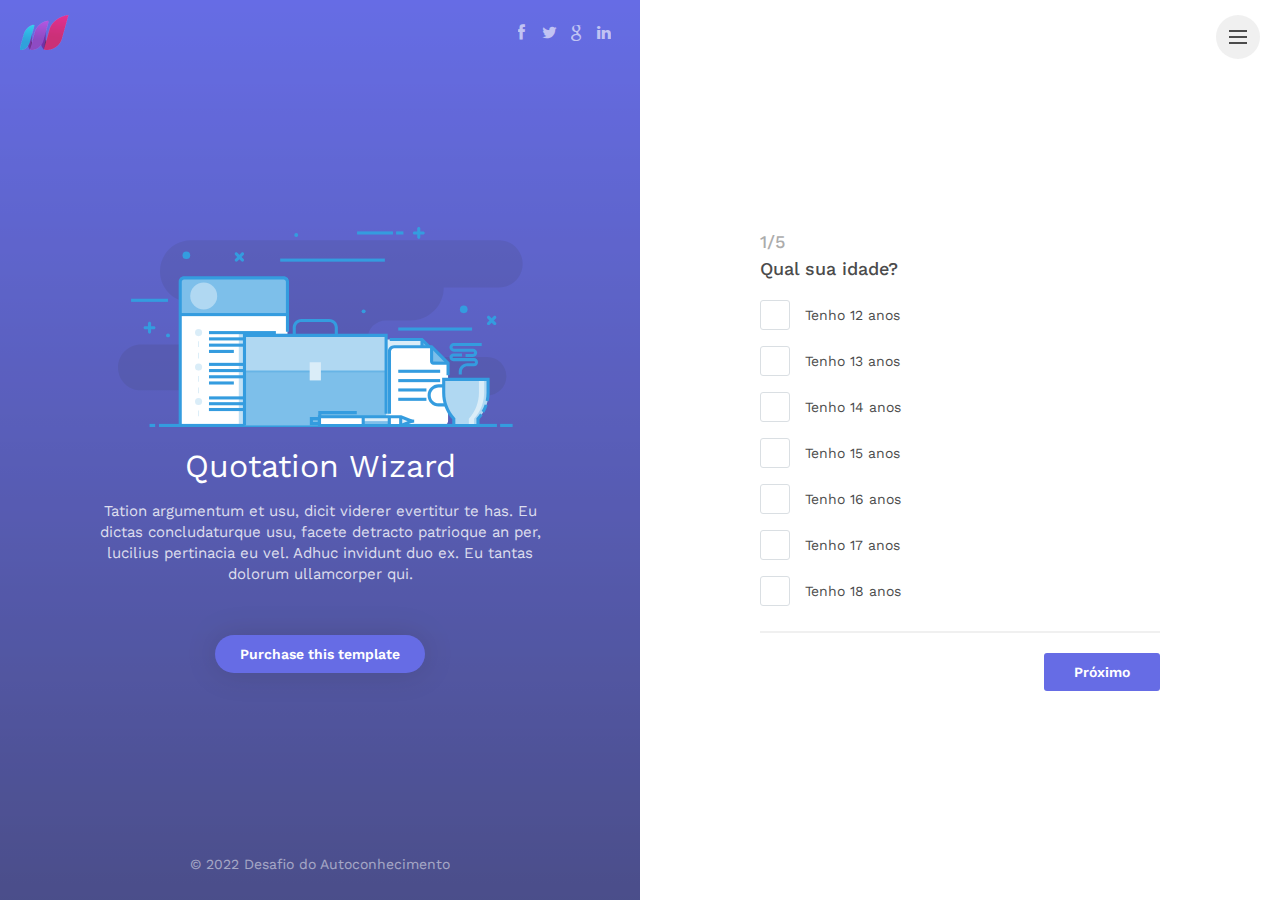
<file: novo.html>
<!DOCTYPE html>
<html lang="en">

<head>
    <meta charset="utf-8">
    <meta http-equiv="X-UA-Compatible" content="IE=edge">
    <meta name="viewport" content="width=device-width, initial-scale=1, shrink-to-fit=no">
    <meta name="description" content="Questionario do Bem estar e saude mental, bem-estar, questionario, saude, mental, desafio, autoconhecimento">
    <meta name="author" content="Desafio do Autoconhecimento">
    <title>Wilio | Survey, Quotation, Review and Register form Wizard</title>

    <!-- Favicons-->
    <link rel="shortcut icon" href="img/favicon.ico" type="image/x-icon">
    <link rel="apple-touch-icon" type="image/x-icon" href="img/apple-touch-icon-57x57-precomposed.png">
    <link rel="apple-touch-icon" type="image/x-icon" sizes="72x72" href="img/apple-touch-icon-72x72-precomposed.png">
    <link rel="apple-touch-icon" type="image/x-icon" sizes="114x114" href="img/apple-touch-icon-114x114-precomposed.png">
    <link rel="apple-touch-icon" type="image/x-icon" sizes="144x144" href="img/apple-touch-icon-144x144-precomposed.png">

    <!-- GOOGLE WEB FONT -->
    <link href="https://fonts.googleapis.com/css?family=Work+Sans:400,500,600" rel="stylesheet">

    <!-- BASE CSS -->
    <link href="css/bootstrap.min.css" rel="stylesheet">
	<link href="css/menu.css" rel="stylesheet">
    <link href="css/style.css" rel="stylesheet">
	<link href="css/vendors.css" rel="stylesheet">

    <!-- YOUR CUSTOM CSS -->
    <link href="css/custom.css" rel="stylesheet">
	
	<!-- MODERNIZR MENU -->
	<script src="js/modernizr.js"></script>

	
		<style type="text/css">
.escondida {
    display:none;
}
</style>

	<script type="text/javascript">
		function QuestionEnsinoMedio(el) {
        var display = document.getElementById(el).style.display;
        if(display == "none")
            document.getElementById(el).style.display = 'block';
        else
            document.getElementById(el).style.display = 'block';
    }

	function QuestionSimEstudo(el) {
        var display = document.getElementById(el).style.display;
        if(display == "none")
            document.getElementById(el).style.display = 'block';
        else
            document.getElementById(el).style.display = 'block';
    }
	</script>
	<!-- eventos -->
		<script type="text/javascript">
function abrir() {
    var main = document.getElementById("central");
    var iten = main.getElementsByTagName("input");
    if (iten) {
        for (var i=0;i<iten.length;i++) {
            iten[i].onclick = function() {
                var el = document.getElementById(this.id.substr(7,7));
                if (el.style.display == "block")
                    el.style.display = "none";
                else
                    el.style.display = "block";
            }
        }
    }
}
window.onload=abrir;
</script>
	
</head>

<body>
	
	<div id="preloader">
		<div data-loader="circle-side"></div>
	</div><!-- /Preload -->
	
	<div id="loader_form">
		<div data-loader="circle-side-2"></div>
	</div><!-- /loader_form -->
	
	<nav>
		<ul class="cd-primary-nav">
			<li><a href="index.html" class="animated_link">Home</a></li>
			<li><a href="quotation-wizard-version.html" class="animated_link">Quote Version</a></li>
			<li><a href="review-wizard-version.html" class="animated_link">Review Version</a></li>
			<li><a href="registration-wizard-version.html" class="animated_link">Registration Version</a></li>
			<li><a href="about.html" class="animated_link">About Us</a></li>
			<li><a href="contacts.html" class="animated_link">Contact Us</a></li>
		</ul>
	</nav>
	<!-- /menu -->
	
	<div class="container-fluid full-height">
		<div class="row row-height">
			<div class="col-lg-6 content-left">
				<div class="content-left-wrapper">
					<a href="index.html" id="logo"><img src="img/logo.png" alt="" width="49" height="35"></a>
					<div id="social">
						<ul>
							<li><a href="#0"><i class="icon-facebook"></i></a></li>
							<li><a href="#0"><i class="icon-twitter"></i></a></li>
							<li><a href="#0"><i class="icon-google"></i></a></li>
							<li><a href="#0"><i class="icon-linkedin"></i></a></li>
						</ul>
					</div>
					<!-- /social -->
					<div>
						<figure><img src="img/info_graphic_3.svg" alt="" class="img-fluid"></figure>
						<h2>Quotation Wizard</h2>
						<p>Tation argumentum et usu, dicit viderer evertitur te has. Eu dictas concludaturque usu, facete detracto patrioque an per, lucilius pertinacia eu vel. Adhuc invidunt duo ex. Eu tantas dolorum ullamcorper qui.</p>
						<a href="#0" class="btn_1 rounded">Purchase this template</a>
						<a href="#start" class="btn_1 rounded mobile_btn">Start Now!</a>
					</div>
					<div class="copy">© 2022 Desafio do Autoconhecimento</div>
				</div>
				<!-- /content-left-wrapper -->
			</div>
			<!-- /content-left -->

			<div class="col-lg-6 content-right" id="start">
				<div id="wizard_container">
					<div id="top-wizard">
							<div id="progressbar"></div>
						</div>
						<!-- /top-wizard -->
						<form id="wrapped" method="POST" enctype="multipart/form-data">
							<input id="website" name="website" type="text" value="">
							<!-- Leave for security protection, read docs for details -->
							<div id="middle-wizard">
								<div class="step">
									<h3 class="main_question"><strong>1/5</strong>Qual sua idade?</h3>
									<div class="form-group">
										<label class="container_check version_2">Tenho 12 anos
											<input type="radio" name="question_1[]" value="Custom interface and layout" class="required" onchange="getVals(this, 'question_1');">
											<span class="checkmark"></span>
										</label>
									</div>
									<div class="form-group">
										<label class="container_check version_2">Tenho 13 anos
											<input type="radio" name="question_1[]" value="Web site design" class="required" onchange="getVals(this, 'question_1');">
											<span class="checkmark"></span>
										</label>
									</div>
									<div class="form-group">
										<label class="container_check version_2">Tenho 14 anos
											<input type="radio" name="question_1[]" value="Seo optimization" class="required" onchange="getVals(this, 'question_1');">
											<span class="checkmark"></span>
										</label>
									</div>
									<div class="form-group">
										<label class="container_check version_2">Tenho 15 anos
											<input type="radio" name="question_1[]" value="CMS integrations (Wordpress)" class="required" onchange="getVals(this, 'question_1');">
											<span class="checkmark"></span>
										</label>
									</div>
									<div class="form-group">
										<label class="container_check version_2">Tenho 16 anos
											<input type="radio" name="question_1[]" value="Newsletter Campaign" class="required" onchange="getVals(this, 'question_1');">
											<span class="checkmark"></span>
										</label>
									</div>
									<div class="form-group">
										<label class="container_check version_2">Tenho 17 anos
											<input type="radio" name="question_1[]" value="Logo Design" class="required" onchange="getVals(this, 'question_1');">
											<span class="checkmark"></span>
										</label>
									</div>
									<div class="form-group">
										<label class="container_check version_2">Tenho 18 anos
											<input type="radio" name="question_1[]" value="Logo Design" class="required" onchange="getVals(this, 'question_1');">
											<span class="checkmark"></span>
										</label>
									</div>
								</div>

								<!-- Pergunta 2-->
								<div class="step">
									<h3 class="main_question"><strong>2/5</strong>Em qual estado e cidade você mora?</h3>
									<div class="form-group">
										<div class="styled-select clearfix">
											<select class="wide required" name="estado" onchange="getVals(this, 'estado');">
												<option value="*">Selecione o Estado</option>
												<option value="Europe">Europe</option>
												<option value="Asia">Asia</option>
												<option value="North America">North America</option>
												<option value="South America">South America</option>
												<option value="Oceania">Oceania</option>                             
											</select>
										</div>
									</div>
									<div class="form-group">
										<div class="styled-select clearfix">
											<select class="wide required" name="cidade" onchange="getVals(this, 'cidade');">
												<option value="*">Selecione a Cidade</option>
												<option value="Europe">Europe</option>
												<option value="Asia">Asia</option>
												<option value="North America">North America</option>
												<option value="South America">South America</option>
												<option value="Oceania">Oceania</option>                             
											</select>
										</div>
									</div>
								</div>
								<!-- Fim da pergunta 2-->

								<!--pergunta 3-->
								<div class="step">
									<h3 class="main_question"><strong>3/5</strong>Você está estudando atualmente?</h3>
									<div class="form-group">
										<label class="container_check version_2">Sim
											<input type="radio" name="question4" onclick="QuestionSimEstudo('SimEstudo')" value="Esta estudando" class="required" onchange="getVals(this, 'question_1');">
											<span class="checkmark"></span>
										</label>
									</div>
									<div class="form-group">
										<label class="container_check version_2">Não	
											<input type="radio" name="question4" value="Nao esta estudando" class="required" onchange="getVals(this, 'question_1');">
											<span class="checkmark"></span>
										</label>
									</div>
									<div id="SimEstudo" class="escondida"><hr></hr>
										<h3 class="main_question">Em qual formato?</h3>
										<div class="form-group">
											<label class="container_check version_2">Em escola pública	
												<input type="radio" name="question4div" value="pub" class="required" onchange="getVals(this, 'question_1');">
												<span class="checkmark"></span>
											</label>
										</div>
										<div class="form-group">
											<label class="container_check version_2">Em escola particular
												<input type="radio" name="question4div" value="par" class="required" onchange="getVals(this, 'question_1');">
												<span class="checkmark"></span>
											</label>
										</div><hr></hr>
										<h3 class="main_question">Em qual ano você está?</h3>
										<div class="form-group">
											<label class="container_check version_2">Ensino fundamental
												<input type="radio" name="questfsdd5div" value="pub" class="required" onchange="getVals(this, 'question_1');">
												<span class="checkmark"></span>
											</label>
										</div>
										<div class="form-group">
											<label class="container_check version_2">1 Ano Ensino médio
												<input type="radio" onclick="QuestionEnsinoMedio('question1')" name="question5div" value="pub" class="required" onchange="getVals(this, 'question_1');">
												<span class="checkmark"></span>
											</label>
										</div>
										<div class="form-group">
											<label class="container_check version_2">2 Ano Ensino médio
												<input type="radio" onclick="QuestionEnsinoMedio('question1')" name="question5div" value="pub" class="required" onchange="getVals(this, 'question_1');">
												<span class="checkmark"></span>
											</label>
										</div>
										<div class="form-group">
											<label class="container_check version_2">3 Ano Ensino médio
												<input type="radio" onclick="QuestionEnsinoMedio('question1')" name="question5div" value="pub" class="required" onchange="getVals(this, 'question_1');">
												<span class="checkmark"></span>
											</label>
										</div>
									</div>
									<div id="question1" class="escondida"><hr></hr>
										<h3 class="main_question">O que acha sobre o novo ensino médio?</h3>
										<div class="form-group">
											<input type="email" name="email" class="form-control required" placeholder="Digite aqui..." onchange="getVals(this, 'email');">
										</div><hr></hr>
										
									</div>	
								</div>
								<!-- Fim da pergunta 3-->

								<!-- pergunta 4-->
								<div id="1" class="escondida">
									<div class="step">
										<h3 class="main_question"><strong>2/5</strong>nao estudo</h3>
										<div class="form-group add_top_30">
											<label>Additional information</label>
											<textarea name="additional_message" class="form-control required" style="height:150px;" placeholder="Type here additional info..." onkeyup="getVals(this, 'additional_message');"></textarea>
										</div>
										<div class="form-group add_top_30">
											<label>Optional file upload<br><small>(Files accepted: gif, jpg, jpeg, .png, .pdf, .doc/docx - Max file size: 50k for demo purpose, you can increase based on your host settings.)</small></label>
											<div class="fileupload">
												<input type="file" name="fileupload" accept="image/*,.pdf,application/msword,application/vnd.openxmlformats-officedocument.wordprocessingml.document" onchange="getVals(this, 'fileupload');">
											</div>
										</div>
									</div>
								</div>
								<!-- Fim da pergunta 4-->

								


								<!-- /step-->
								<div class="step">
									<h3 class="main_question"><strong>2/5</strong>Please provide any additional information</h3>
									<div class="form-group add_top_30">
										<label>Additional information</label>
										<textarea name="additional_message" class="form-control required" style="height:150px;" placeholder="Type here additional info..." onkeyup="getVals(this, 'additional_message');"></textarea>
									</div>
									<div class="form-group add_top_30">
										<label>Optional file upload<br><small>(Files accepted: gif, jpg, jpeg, .png, .pdf, .doc/docx - Max file size: 50k for demo purpose, you can increase based on your host settings.)</small></label>
										<div class="fileupload">
											<input type="file" name="fileupload" accept="image/*,.pdf,application/msword,application/vnd.openxmlformats-officedocument.wordprocessingml.document" onchange="getVals(this, 'fileupload');">
										</div>
									</div>
								</div>
								<!-- /step-->


								<div class="step">
									<h3 class="main_question"><strong>3/5</strong>What is your budget?</h3>
									<div class="budget_slider">
										<input type="range" name="budget" min="0" max="2000" step="100" value="0" data-orientation="horizontal" onchange="getVals(this, 'budget');">
										<span>$</span>
									</div>
									<p>Lorem ipsum dolor sit amet, esse mazim disputando vix in. Quem reprimique eum ea, vim cu <strong>partem persius</strong> efficiantur.</p>
									<p>Ex has option delectus. Duo ex iuvaret delicata pertinacia, no nam tale summo euismod.</p>
								</div>
								<!-- /step-->
								<div class="step">
									<h3 class="main_question"><strong>4/5</strong>Please fill with your details</h3>
									<div class="form-group">
										<input type="text" name="firstname" class="form-control required" placeholder="First Name">
									</div>
									<div class="form-group">
										<input type="text" name="lastname" class="form-control required" placeholder="Last Name">
									</div>
									<div class="form-group">
										<input type="email" name="email" class="form-control required" placeholder="Your Email">
									</div>
									<div class="form-group">
										<input type="text" name="telephone" class="form-control" placeholder="Telephone">
									</div>
									<div class="form-group terms">
										<label class="container_check">Please accept our <a href="#" data-toggle="modal" data-target="#terms-txt">Terms and conditions</a>
											<input type="checkbox" name="terms" value="Yes" class="required">
											<span class="checkmark"></span>
										</label>
									</div>
								</div>
								<!-- /step-->
								<div class="submit step">
									<h3 class="main_question"><strong>5/5</strong>Summary</h3>
									<div class="summary">
										<ul>
											<li><strong>1</strong>
												<h5>What your poject need?</h5>
												<p id="question_1"></p>
											</li>
											<li><strong>2</strong>
												<h5>Additional information</h5>
												<p id="additional_message"></p>
												<p><label>File upload</label>: <span id="fileupload"></span></p>
											</li>
											<li><strong>3</strong>
												<h5>What is your budget?</h5>
												<p>$<span id="budget"></span></p>
											</li>
										</ul>
									</div>
								</div>
								<!-- /step-->
							</div>
							<!-- /middle-wizard -->
							<div id="bottom-wizard">
								<button type="button" name="backward" class="backward">Voltar</button>
								<button type="button" name="forward" class="forward">Próximo</button>
								<button type="submit" name="process" class="submit">Finalizar</button>
							</div>
							<!-- /bottom-wizard -->
						</form>
					</div>
					<!-- /Wizard container -->
			</div>
			<!-- /content-right-->
		</div>
		<!-- /row-->
	</div>
	<!-- /container-fluid -->

	<div class="cd-overlay-nav">
		<span></span>
	</div>
	<!-- /cd-overlay-nav -->

	<div class="cd-overlay-content">
		<span></span>
	</div>
	<!-- /cd-overlay-content -->

	<a href="#0" class="cd-nav-trigger">Menu<span class="cd-icon"></span></a>
	<!-- /menu button -->
	
	<!-- Modal terms -->
	<div class="modal fade" id="terms-txt" tabindex="-1" role="dialog" aria-labelledby="termsLabel" aria-hidden="true">
		<div class="modal-dialog modal-dialog-centered">
			<div class="modal-content">
				<div class="modal-header">
					<h4 class="modal-title" id="termsLabel">Terms and conditions</h4>
					<button type="button" class="close" data-dismiss="modal" aria-hidden="true">&times;</button>
				</div>
				<div class="modal-body">
					<p>Lorem ipsum dolor sit amet, in porro albucius qui, in <strong>nec quod novum accumsan</strong>, mei ludus tamquam dolores id. No sit debitis meliore postulant, per ex prompta alterum sanctus, pro ne quod dicunt sensibus.</p>
					<p>Lorem ipsum dolor sit amet, in porro albucius qui, in nec quod novum accumsan, mei ludus tamquam dolores id. No sit debitis meliore postulant, per ex prompta alterum sanctus, pro ne quod dicunt sensibus. Lorem ipsum dolor sit amet, <strong>in porro albucius qui</strong>, in nec quod novum accumsan, mei ludus tamquam dolores id. No sit debitis meliore postulant, per ex prompta alterum sanctus, pro ne quod dicunt sensibus.</p>
					<p>Lorem ipsum dolor sit amet, in porro albucius qui, in nec quod novum accumsan, mei ludus tamquam dolores id. No sit debitis meliore postulant, per ex prompta alterum sanctus, pro ne quod dicunt sensibus.</p>
				</div>
				<div class="modal-footer">
					<button type="button" class="btn_1" data-dismiss="modal">Close</button>
				</div>
			</div>
			<!-- /.modal-content -->
		</div>
		<!-- /.modal-dialog -->
	</div>
	<!-- /.modal -->
	
	<!-- COMMON SCRIPTS -->
	<script src="js/jquery-3.5.1.min.js"></script>
    <script src="js/common_scripts.min.js"></script>
	<script src="js/velocity.min.js"></script>
	<script src="js/functions.js"></script>
	<script src="js/file-validator.js"></script>

	<!-- Wizard script -->
	<script src="js/quotation_func.js"></script>

</body>
</html>
</file>
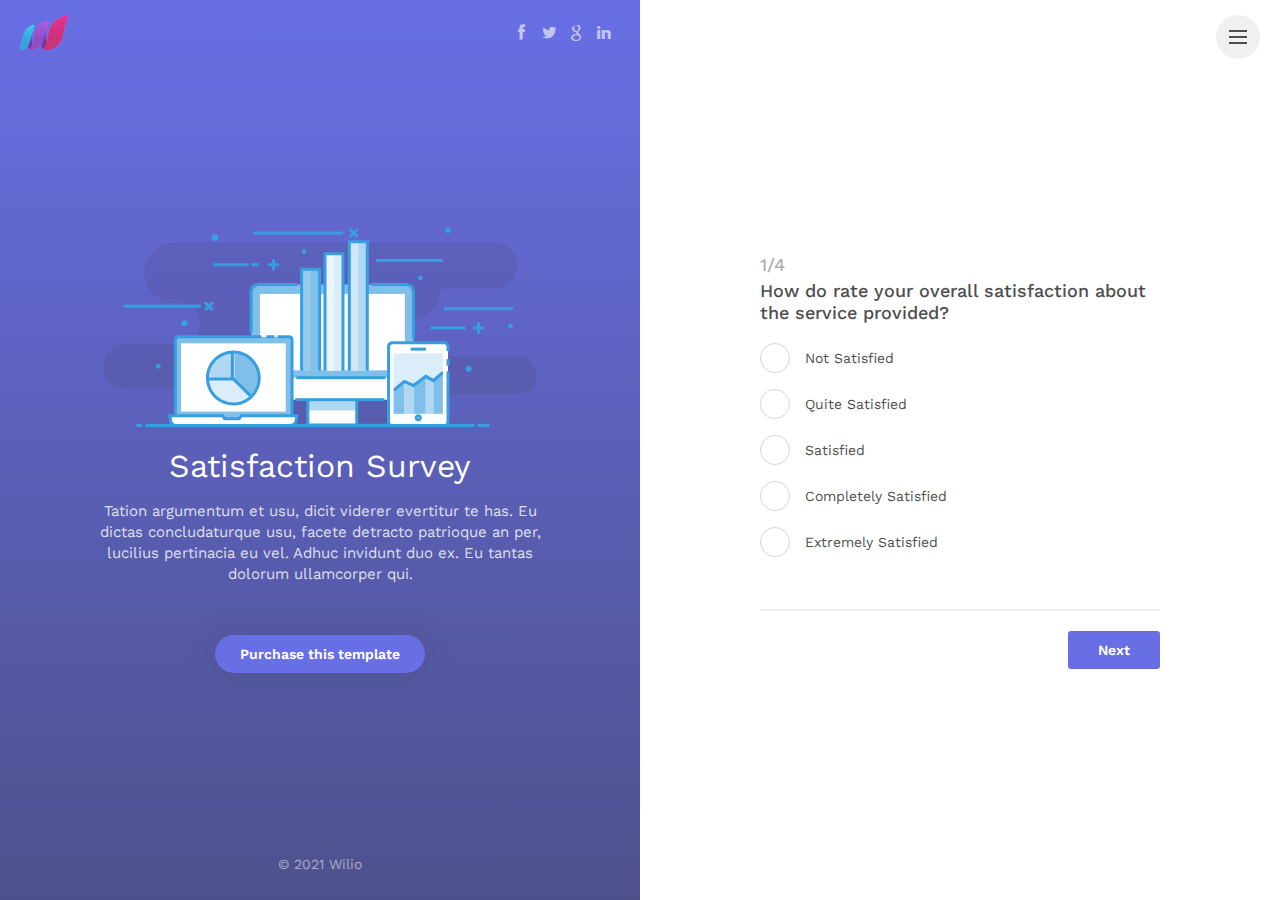
<file: template.html>
<!DOCTYPE html>
<html lang="en">

<head>
    <meta charset="utf-8">
    <meta http-equiv="X-UA-Compatible" content="IE=edge">
    <meta name="viewport" content="width=device-width, initial-scale=1, shrink-to-fit=no">
    <meta name="description" content="Wilio Survey, Quotation, Review and Register form Wizard by Ansonika.">
    <meta name="author" content="Ansonika">
    <title>Wilio | Survey, Quotation, Review and Register form Wizard</title>

    <!-- Favicons-->
    <link rel="shortcut icon" href="img/favicon.ico" type="image/x-icon">
    <link rel="apple-touch-icon" type="image/x-icon" href="img/apple-touch-icon-57x57-precomposed.png">
    <link rel="apple-touch-icon" type="image/x-icon" sizes="72x72" href="img/apple-touch-icon-72x72-precomposed.png">
    <link rel="apple-touch-icon" type="image/x-icon" sizes="114x114" href="img/apple-touch-icon-114x114-precomposed.png">
    <link rel="apple-touch-icon" type="image/x-icon" sizes="144x144" href="img/apple-touch-icon-144x144-precomposed.png">

    <!-- GOOGLE WEB FONT -->
    <link href="https://fonts.googleapis.com/css?family=Work+Sans:400,500,600" rel="stylesheet">

    <!-- BASE CSS -->
    <link href="css/bootstrap.min.css" rel="stylesheet">
	<link href="css/menu.css" rel="stylesheet">
    <link href="css/style.css" rel="stylesheet">
	<link href="css/vendors.css" rel="stylesheet">

    <!-- YOUR CUSTOM CSS -->
    <link href="css/custom.css" rel="stylesheet">
	
	<!-- MODERNIZR MENU -->
	<script src="js/modernizr.js"></script>

</head>

<body>
	
	<div id="preloader">
		<div data-loader="circle-side"></div>
	</div><!-- /Preload -->
	
	<div id="loader_form">
		<div data-loader="circle-side-2"></div>
	</div><!-- /loader_form -->
	
	<nav>
		<ul class="cd-primary-nav">
			<li><a href="index.html" class="animated_link">Home</a></li>
			<li><a href="quotation-wizard-version.html" class="animated_link">Quote Version</a></li>
			<li><a href="review-wizard-version.html" class="animated_link">Review Version</a></li>
			<li><a href="registration-wizard-version.html" class="animated_link">Registration Version</a></li>
			<li><a href="about.html" class="animated_link">About Us</a></li>
			<li><a href="contacts.html" class="animated_link">Contact Us</a></li>
		</ul>
	</nav>
	<!-- /menu -->
	
	<div class="container-fluid full-height">
		<div class="row row-height">
			<div class="col-lg-6 content-left">
				<div class="content-left-wrapper">
					<a href="index.html" id="logo"><img src="img/logo.png" alt="" width="49" height="35"></a>
					<div id="social">
						<ul>
							<li><a href="#0"><i class="icon-facebook"></i></a></li>
							<li><a href="#0"><i class="icon-twitter"></i></a></li>
							<li><a href="#0"><i class="icon-google"></i></a></li>
							<li><a href="#0"><i class="icon-linkedin"></i></a></li>
						</ul>
					</div>
					<!-- /social -->
					<div>
						<figure><img src="img/info_graphic_1.svg" alt="" class="img-fluid"></figure>
						<h2>Satisfaction Survey</h2>
						<p>Tation argumentum et usu, dicit viderer evertitur te has. Eu dictas concludaturque usu, facete detracto patrioque an per, lucilius pertinacia eu vel. Adhuc invidunt duo ex. Eu tantas dolorum ullamcorper qui.</p>
						<a href="#0" class="btn_1 rounded">Purchase this template</a>
						<a href="#start" class="btn_1 rounded mobile_btn">Start Now!</a>
					</div>
					<div class="copy">© 2021 Wilio</div>
				</div>
				<!-- /content-left-wrapper -->
			</div>
			<!-- /content-left -->

			<div class="col-lg-6 content-right" id="start">
				<div id="wizard_container">
					<div id="top-wizard">
							<div id="progressbar"></div>
						</div>
						<!-- /top-wizard -->
						<form id="wrapped" method="POST">
							<input id="website" name="website" type="text" value="">
							<!-- Leave for security protection, read docs for details -->
							<div id="middle-wizard">
								
								<!-- /step-->
								<div class="step">
									<h3 class="main_question"><strong>1/4</strong>How do rate your overall satisfaction about the service provided?</h3>
									<div class="form-group">
										<label class="container_radio version_2">Not Satisfied
											<input type="radio" name="question_1" value="Not Satisfied" class="required" onchange="getVals(this, 'question_1');">
											<span class="checkmark"></span>
										</label>
									</div>
									<div class="form-group">
										<label class="container_radio version_2">Quite Satisfied
											<input type="radio" name="question_1" value="Quite Satisfied" class="required" onchange="getVals(this, 'question_1');">
											<span class="checkmark"></span>
										</label>
									</div>
									<div class="form-group">
										<label class="container_radio version_2">Satisfied
											<input type="radio" name="question_1" value="Satisfied" class="required" onchange="getVals(this, 'question_1');">
											<span class="checkmark"></span>
										</label>
									</div>
									<div class="form-group">
										<label class="container_radio version_2">Completely Satisfied
											<input type="radio" name="question_1" value="Completely Satisfied" class="required" onchange="getVals(this, 'question_1');">
											<span class="checkmark"></span>
										</label>
									</div>

									<div class="form-group">
										<label class="container_radio version_2">Extremely Satisfied
											<input type="radio" name="question_1" value="Extremely Satisfied" class="required" onchange="getVals(this, 'question_1');">
											<span class="checkmark"></span>
										</label>
									</div>
								</div>
								<!-- /step-->
								<div class="step">
									<h3 class="main_question"><strong>2/4</strong>How did you hear about our company?</h3>
									<div class="form-group">
										<label class="container_check version_2">Google Search Engine
											<input type="checkbox" name="question_2[]" value="Google Search Engine" class="required" onchange="getVals(this, 'question_2');">
											<span class="checkmark"></span>
										</label>
									</div>
									<div class="form-group">
										<label class="container_check version_2">A friend of mine
											<input type="checkbox" name="question_2[]" value="A friend of mine" class="required" onchange="getVals(this, 'question_2');">
											<span class="checkmark"></span>
										</label>
									</div>
									<div class="form-group">
										<label class="container_check version_2">Print Advertise
											<input type="checkbox" name="question_2[]" value="Print Advertise" class="required" onchange="getVals(this, 'question_2');">
											<span class="checkmark"></span>
										</label>
									</div>
									<div class="form-group">
										<label class="container_check version_2">Newspaper
											<input type="checkbox" name="question_2[]" value="Newspaper" class="required" onchange="getVals(this, 'question_2');">
											<span class="checkmark"></span>
										</label>
									</div>
									<div class="form-group">
										<label class="container_check version_2">Other
											<input type="checkbox" name="question_2[]" value="Other" class="required" onchange="getVals(this, 'question_2');">
											<span class="checkmark"></span>
										</label>
									</div>
								</div>
								<!-- /step-->
								<div class="step">
									<h3 class="main_question"><strong>3/4</strong>Do you think to suggest our company to a friend or parent?</h3>
									<div class="form-group">
										<label class="container_radio version_2">No
											<input type="radio" name="question_3" value="No" class="required" onchange="getVals(this, 'question_3');">
											<span class="checkmark"></span>
										</label>
									</div>
									<div class="form-group">
										<label class="container_radio version_2">Maybe
											<input type="radio" name="question_3" value="Maybe" class="required" onchange="getVals(this, 'question_3');">
											<span class="checkmark"></span>
										</label>
									</div>
									<div class="form-group">
										<label class="container_radio version_2">Probably
											<input type="radio" name="question_3" value="Probably" class="required" onchange="getVals(this, 'question_3');">
											<span class="checkmark"></span>
										</label>
									</div>
									<div class="form-group">
										<label class="container_radio version_2">100% Sure
											<input type="radio" name="question_3" value="100% Sure" class="required" onchange="getVals(this, 'question_3');">
											<span class="checkmark"></span>
										</label>
									</div>
									<div class="form-group">
										<label>In no, please describe with few words why</label>
										<textarea name="additional_message" class="form-control" style="height:100px;" placeholder="Type here additional info..." onkeyup="getVals(this, 'additional_message');"></textarea>
									</div>
								</div>
								<!-- /step-->
								<div class="submit step">
									<h3 class="main_question"><strong>4/4</strong>Summary</h3>
									<div class="summary">
										<ul>
											<li><strong>1</strong>
												<h5>How do rate your overall satisfaction about the service provided?</h5>
												<p id="question_1"></p>
											</li>
											<li><strong>2</strong>
												<h5>How did you hear about our company?</h5>
												<p id="question_2"></p>
											</li>
											<li><strong>3</strong>
												<h5>Do you think to suggest our company to a friend or parent?</h5>
												<p id="question_3"></p>
												<p id="additional_message"></p>
											</li>
										</ul>
									</div>
								</div>
								<!-- /step-->
							</div>
							<!-- /middle-wizard -->
							<div id="bottom-wizard">
								<button type="button" name="backward" class="backward">Prev</button>
								<button type="button" name="forward" class="forward">Next</button>
								<button type="submit" name="process" class="submit">Submit</button>
							</div>
							<!-- /bottom-wizard -->
						</form>
					</div>
					<!-- /Wizard container -->
			</div>
			<!-- /content-right-->
		</div>
		<!-- /row-->
	</div>
	<!-- /container-fluid -->

	<div class="cd-overlay-nav">
		<span></span>
	</div>
	<!-- /cd-overlay-nav -->

	<div class="cd-overlay-content">
		<span></span>
	</div>
	<!-- /cd-overlay-content -->

	<a href="#0" class="cd-nav-trigger">Menu<span class="cd-icon"></span></a>
	<!-- /menu button -->
	
	<!-- Modal terms -->
	<div class="modal fade" id="terms-txt" tabindex="-1" role="dialog" aria-labelledby="termsLabel" aria-hidden="true">
		<div class="modal-dialog modal-dialog-centered">
			<div class="modal-content">
				<div class="modal-header">
					<h4 class="modal-title" id="termsLabel">Terms and conditions</h4>
					<button type="button" class="close" data-dismiss="modal" aria-hidden="true">&times;</button>
				</div>
				<div class="modal-body">
					<p>Lorem ipsum dolor sit amet, in porro albucius qui, in <strong>nec quod novum accumsan</strong>, mei ludus tamquam dolores id. No sit debitis meliore postulant, per ex prompta alterum sanctus, pro ne quod dicunt sensibus.</p>
					<p>Lorem ipsum dolor sit amet, in porro albucius qui, in nec quod novum accumsan, mei ludus tamquam dolores id. No sit debitis meliore postulant, per ex prompta alterum sanctus, pro ne quod dicunt sensibus. Lorem ipsum dolor sit amet, <strong>in porro albucius qui</strong>, in nec quod novum accumsan, mei ludus tamquam dolores id. No sit debitis meliore postulant, per ex prompta alterum sanctus, pro ne quod dicunt sensibus.</p>
					<p>Lorem ipsum dolor sit amet, in porro albucius qui, in nec quod novum accumsan, mei ludus tamquam dolores id. No sit debitis meliore postulant, per ex prompta alterum sanctus, pro ne quod dicunt sensibus.</p>
				</div>
				<div class="modal-footer">
					<button type="button" class="btn_1" data-dismiss="modal">Close</button>
				</div>
			</div>
			<!-- /.modal-content -->
		</div>
		<!-- /.modal-dialog -->
	</div>
	<!-- /.modal -->
	
	<!-- COMMON SCRIPTS -->
	<script src="js/jquery-3.5.1.min.js"></script>
    <script src="js/common_scripts.min.js"></script>
	<script src="js/velocity.min.js"></script>
	<script src="js/functions.js"></script>

	<!-- Wizard script -->
	<script src="js/survey_func.js"></script>

</body>
</html>
</file>
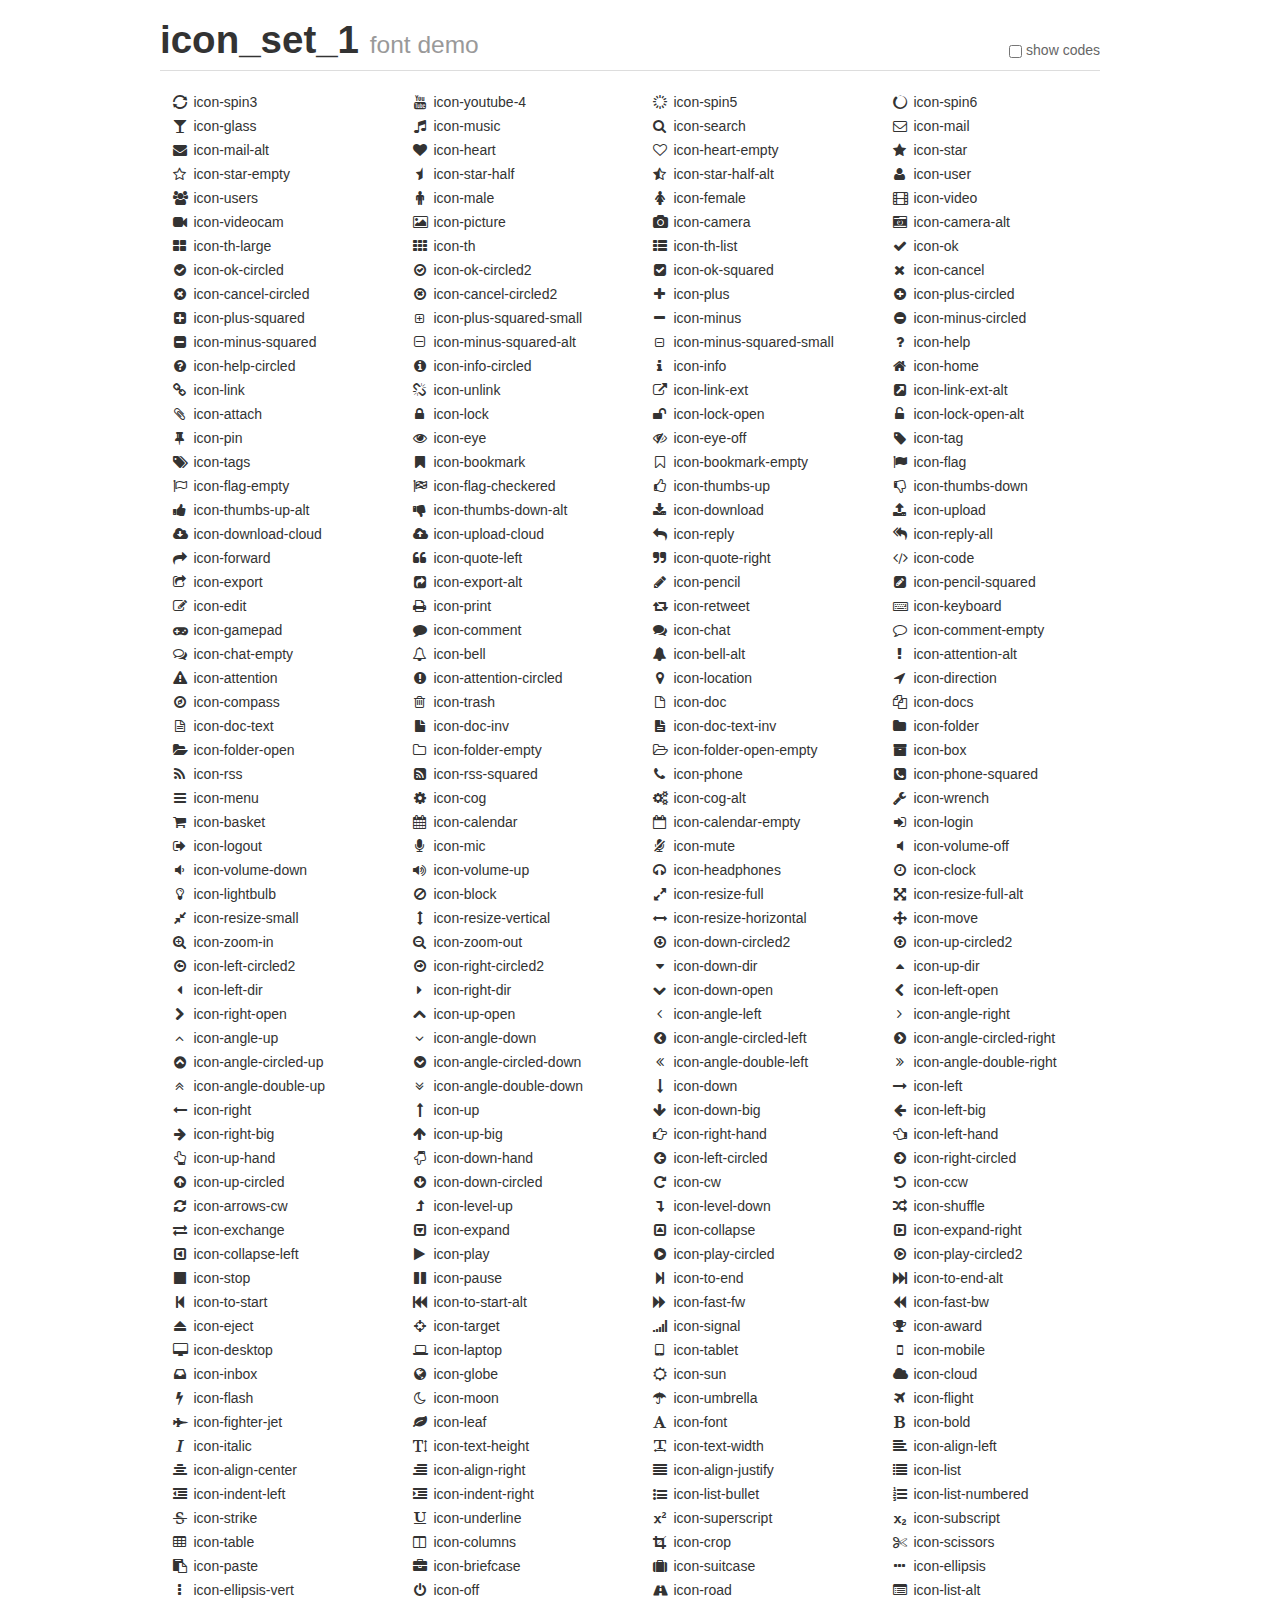
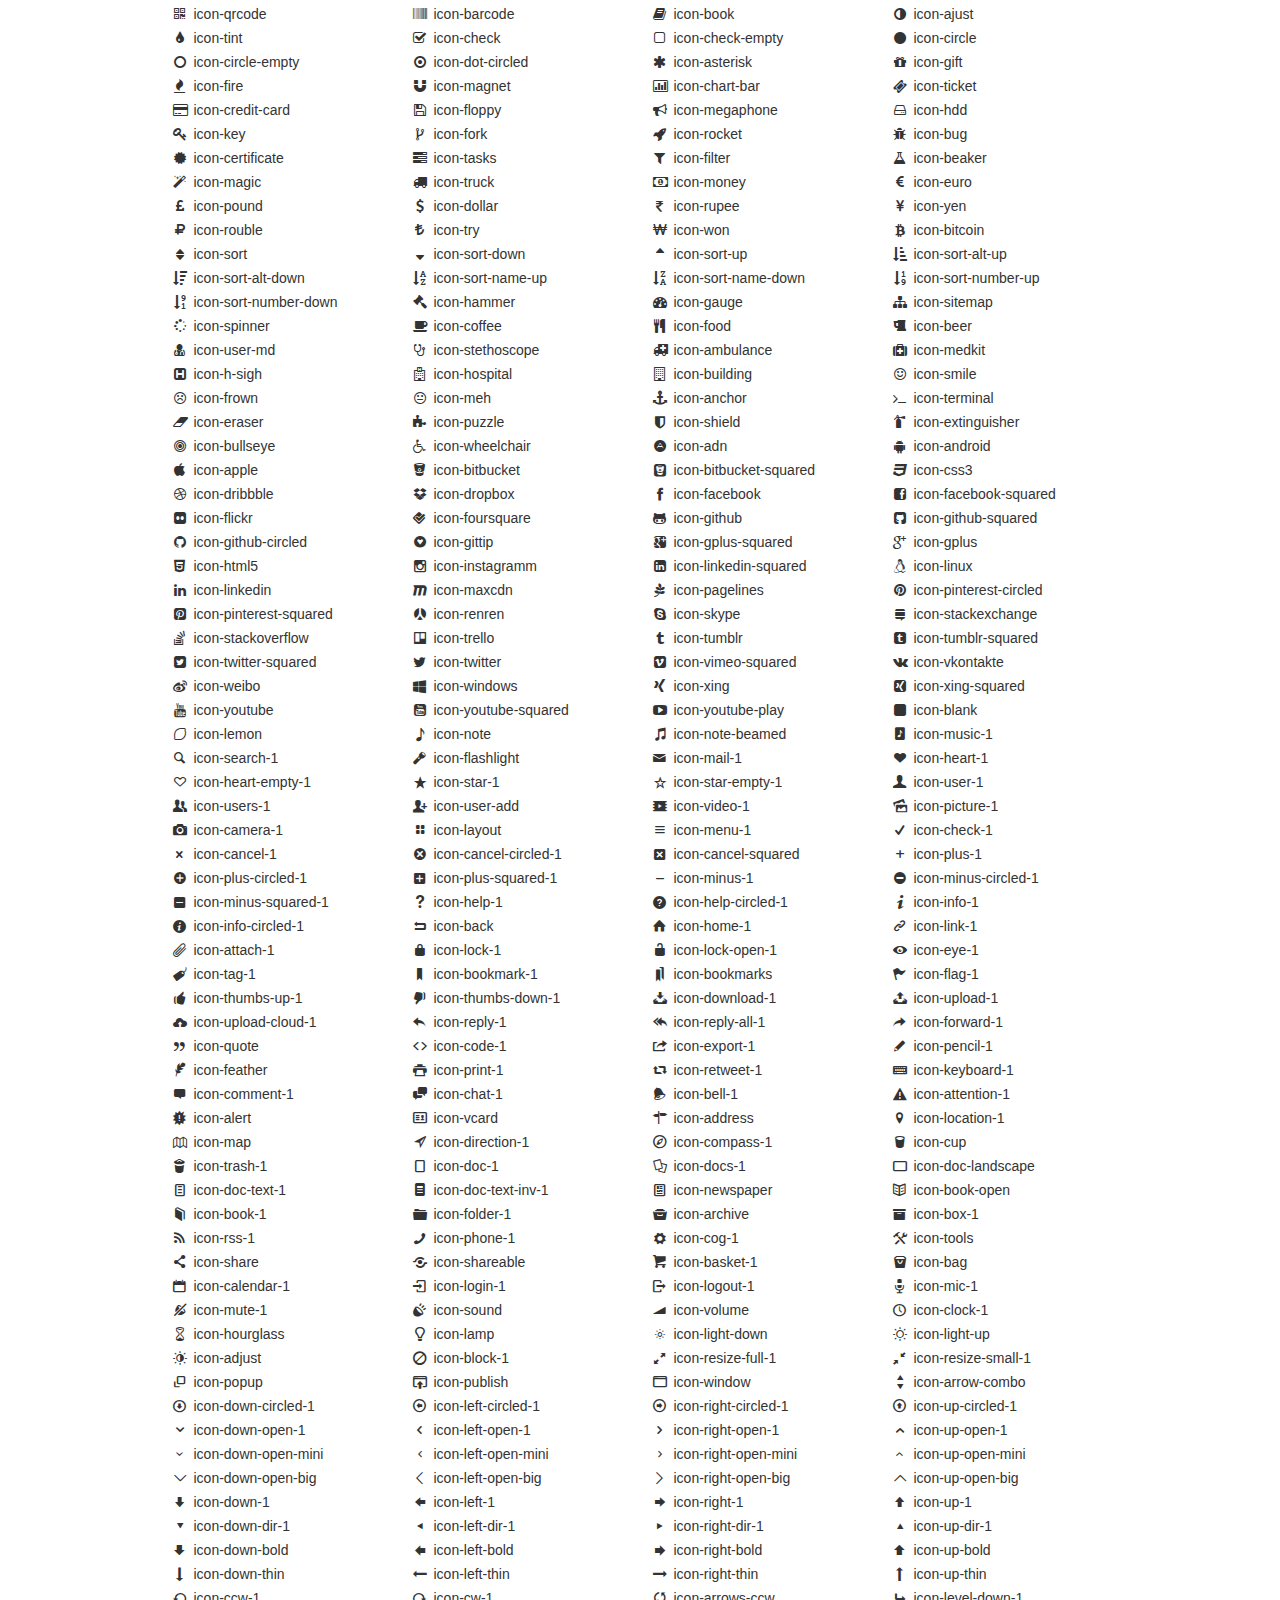
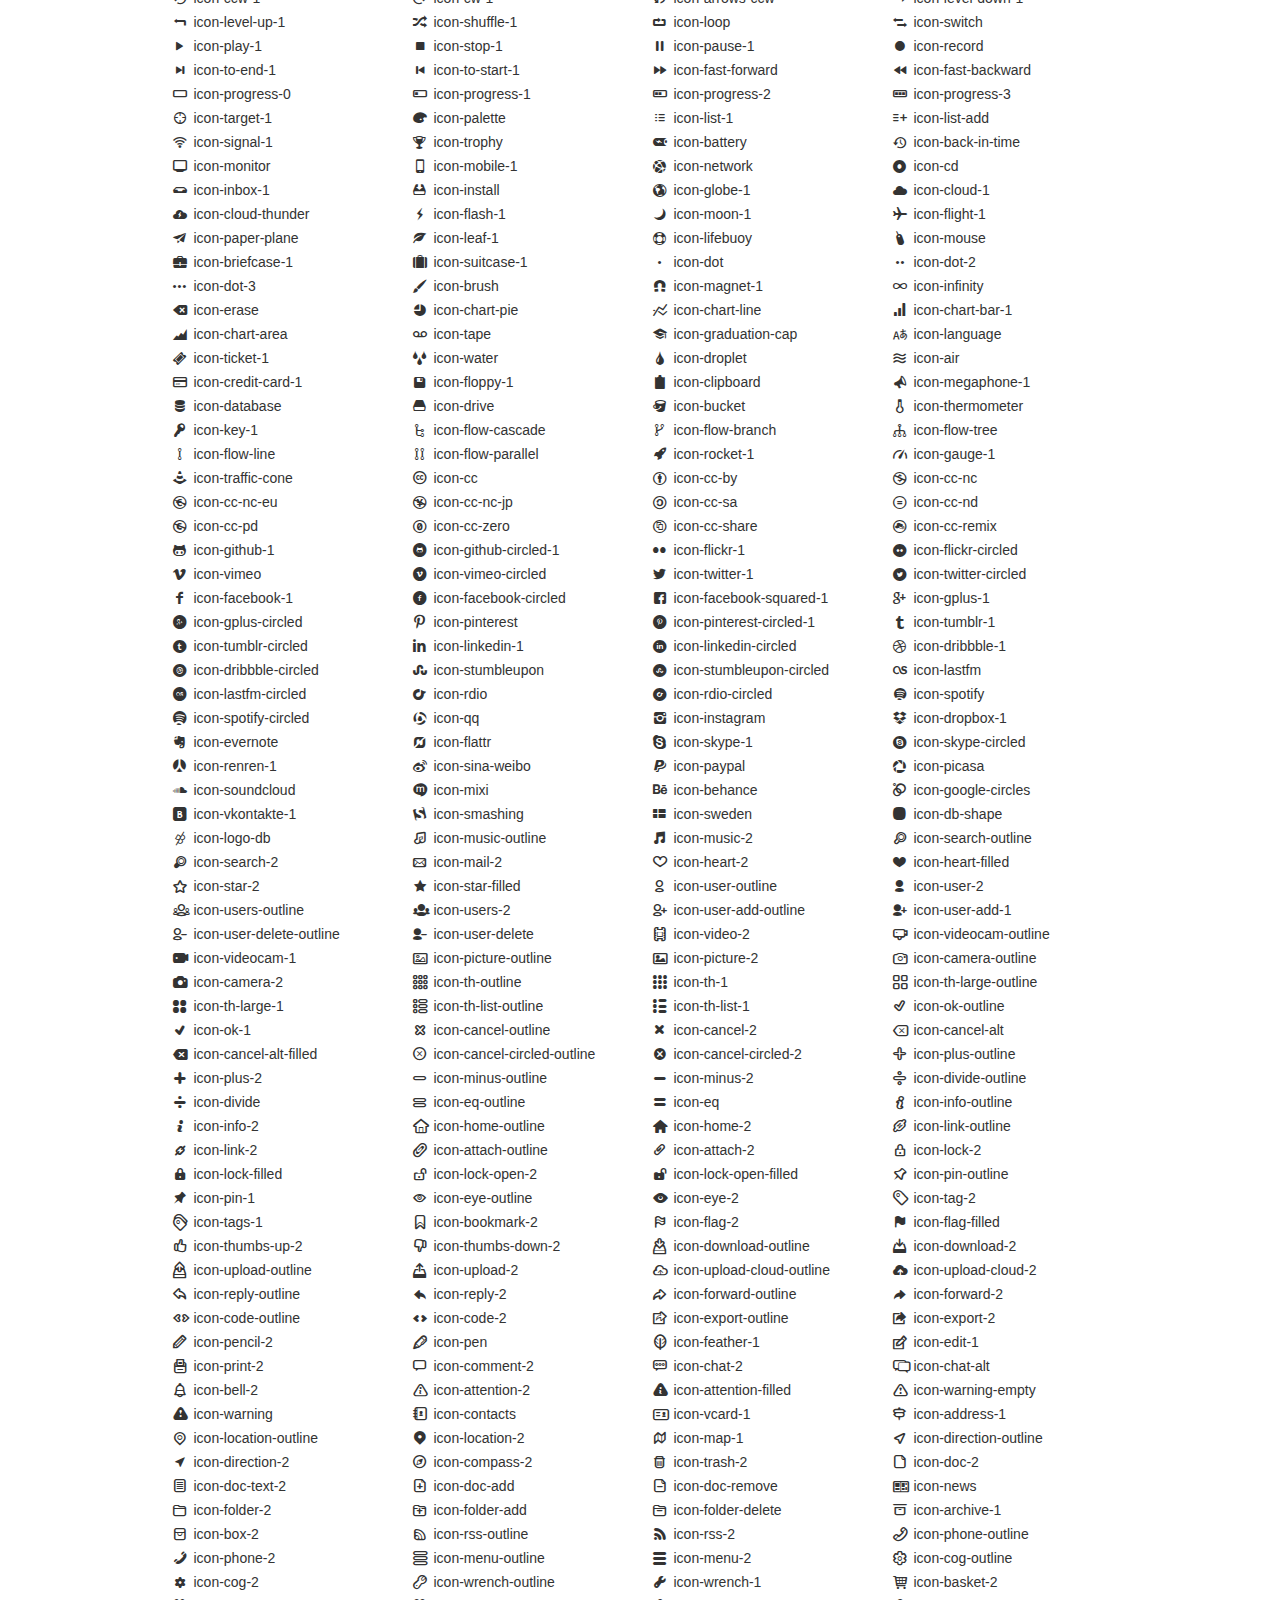
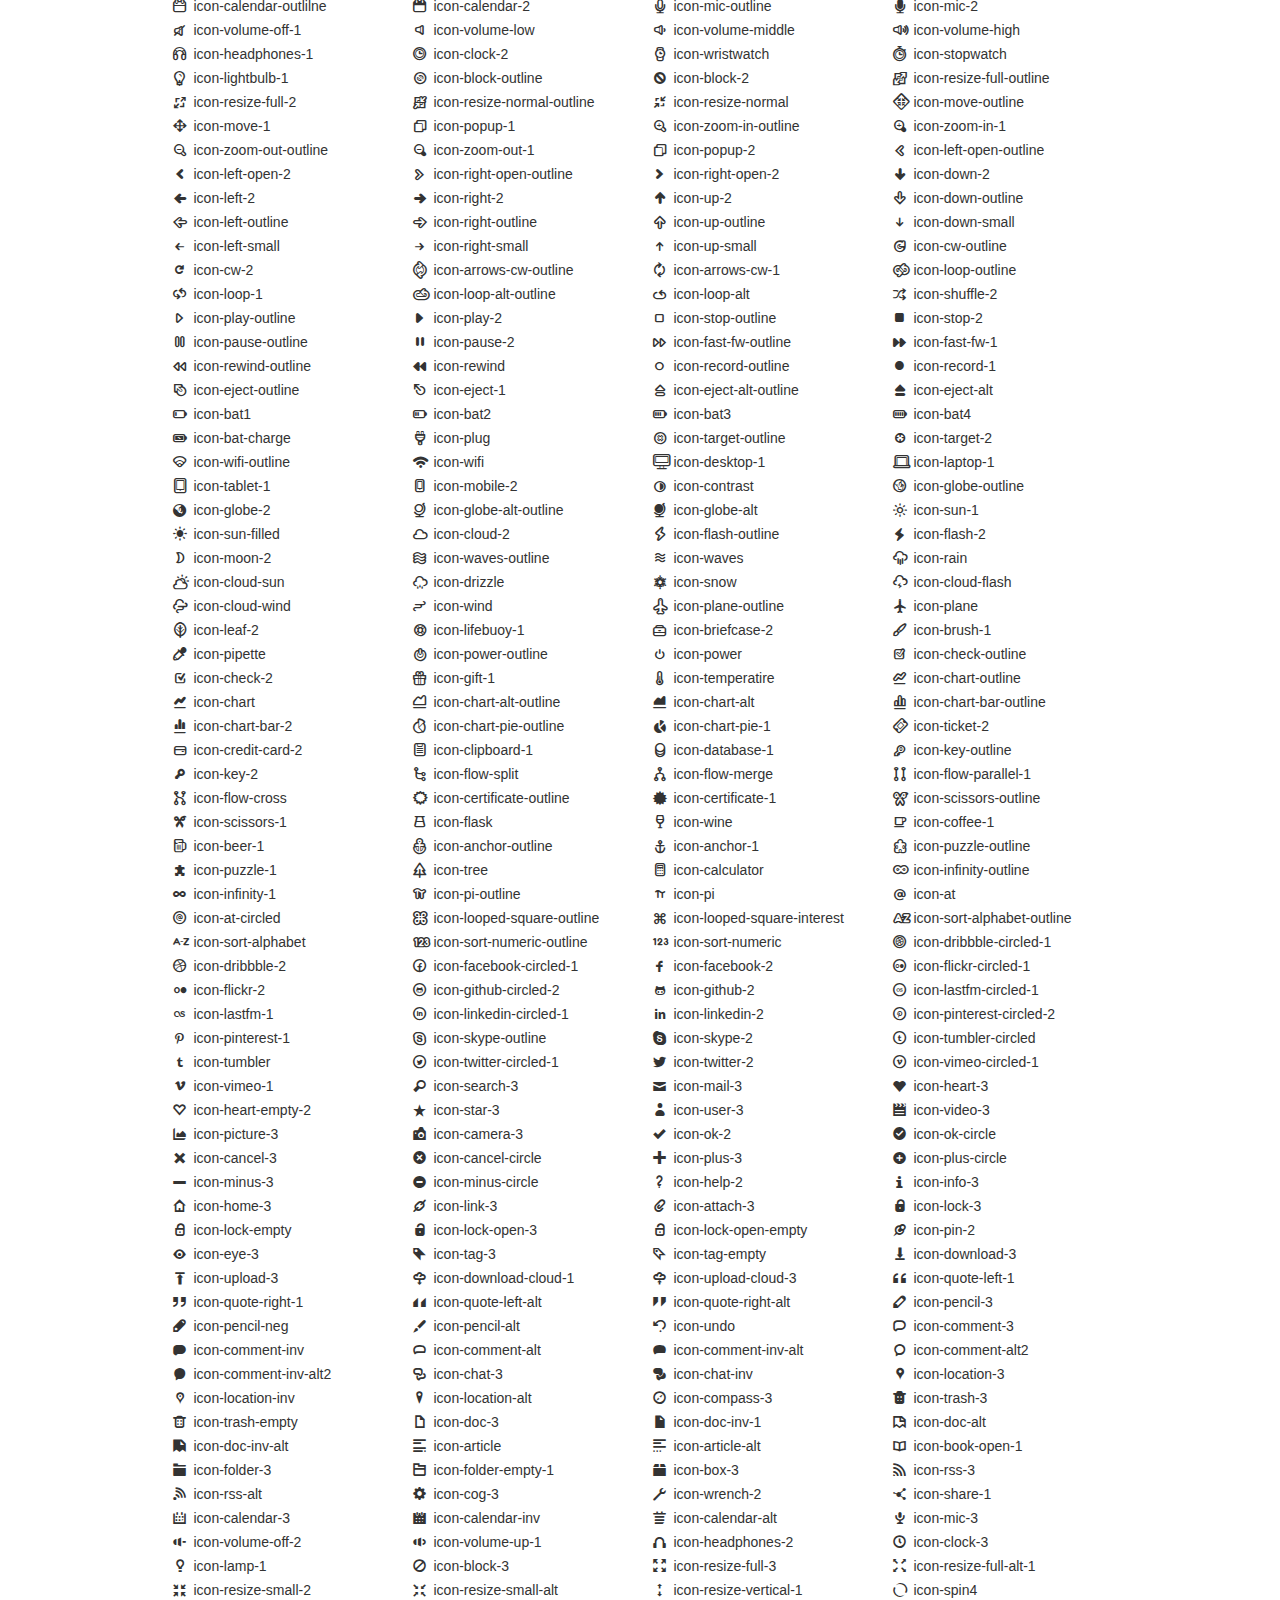
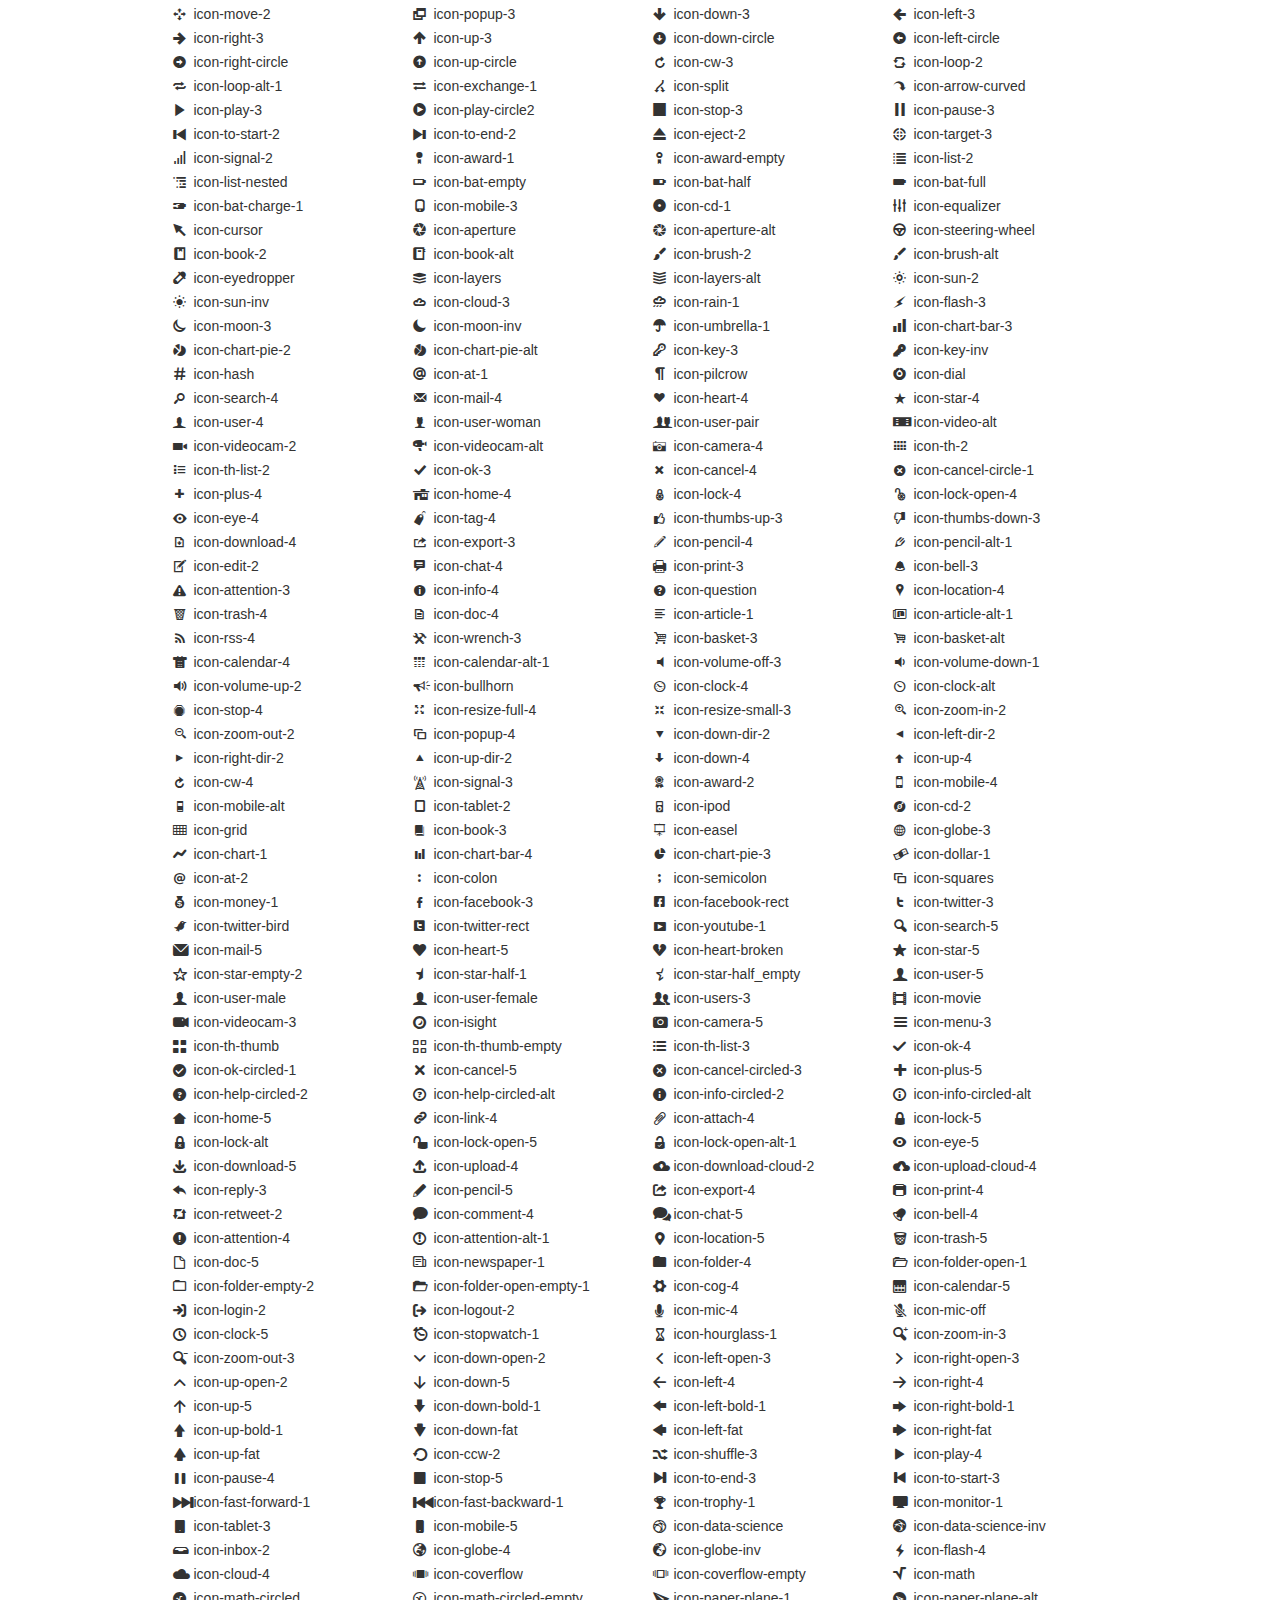
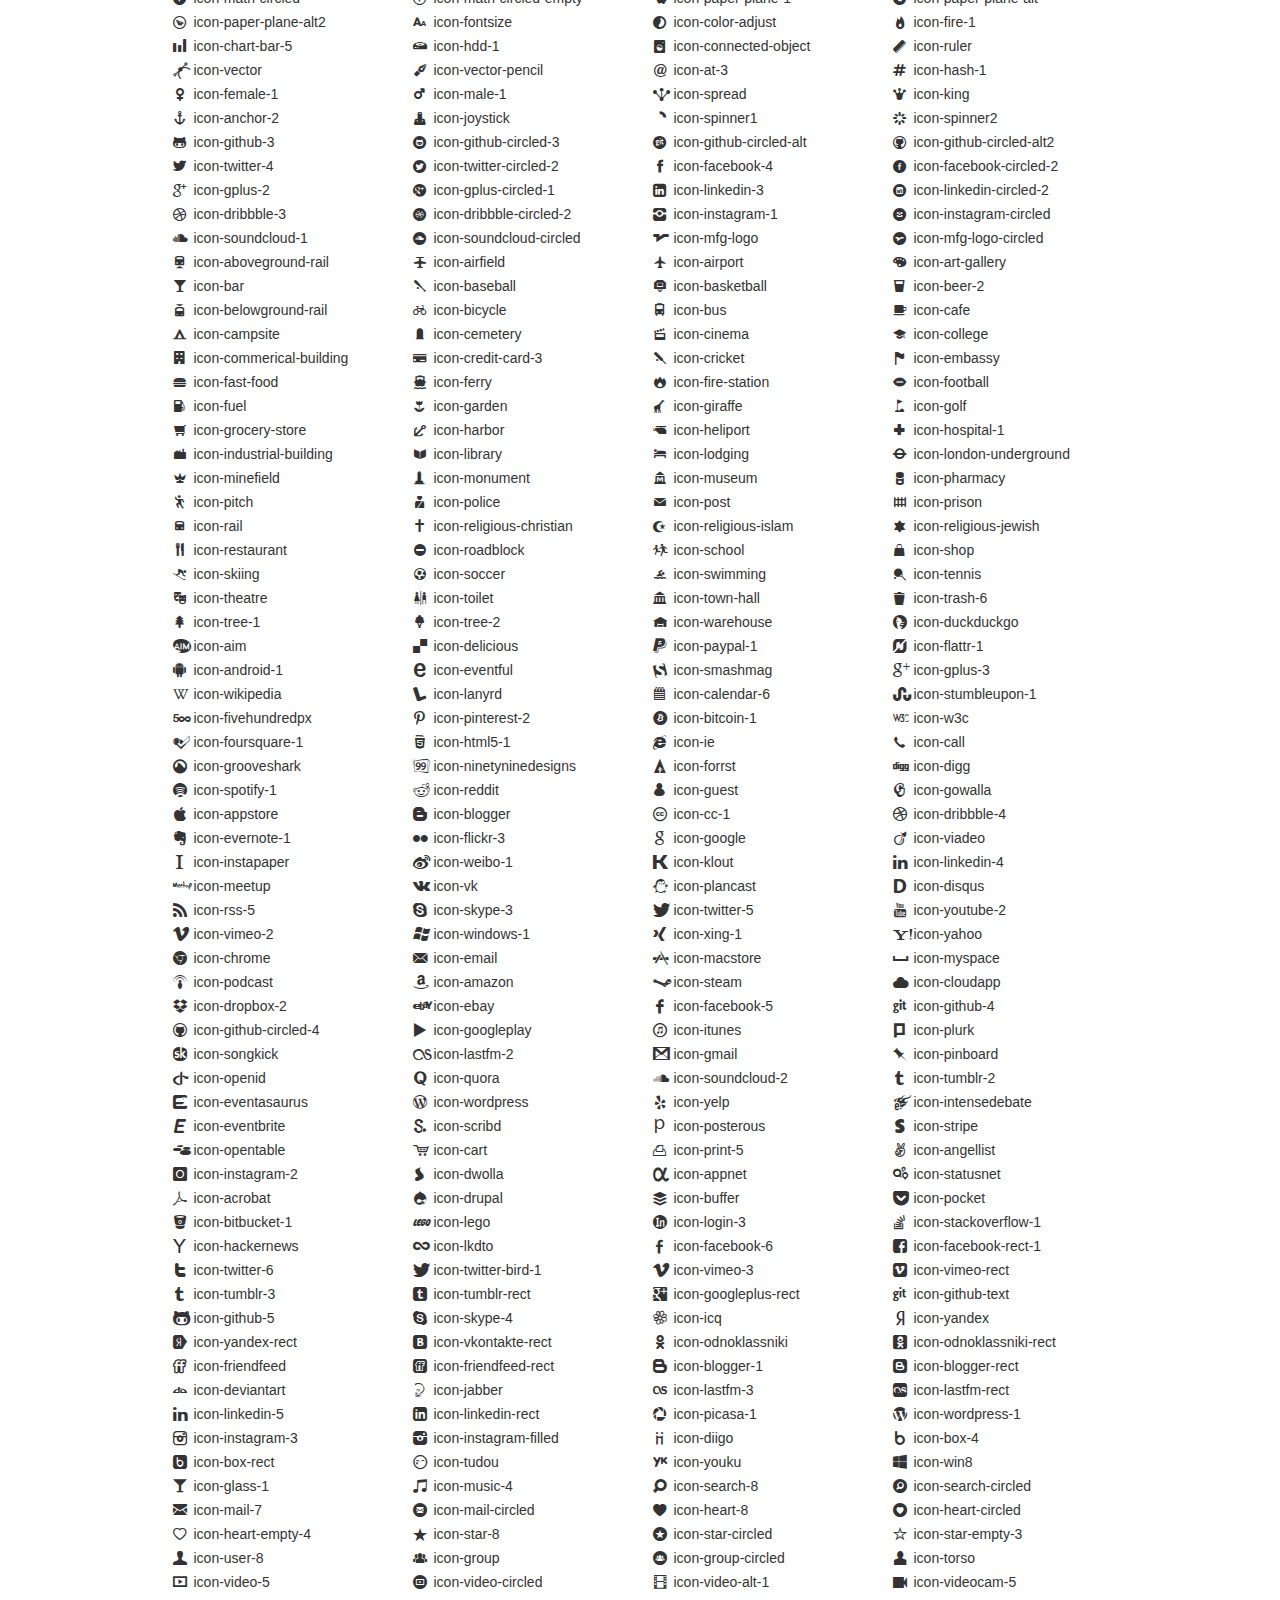
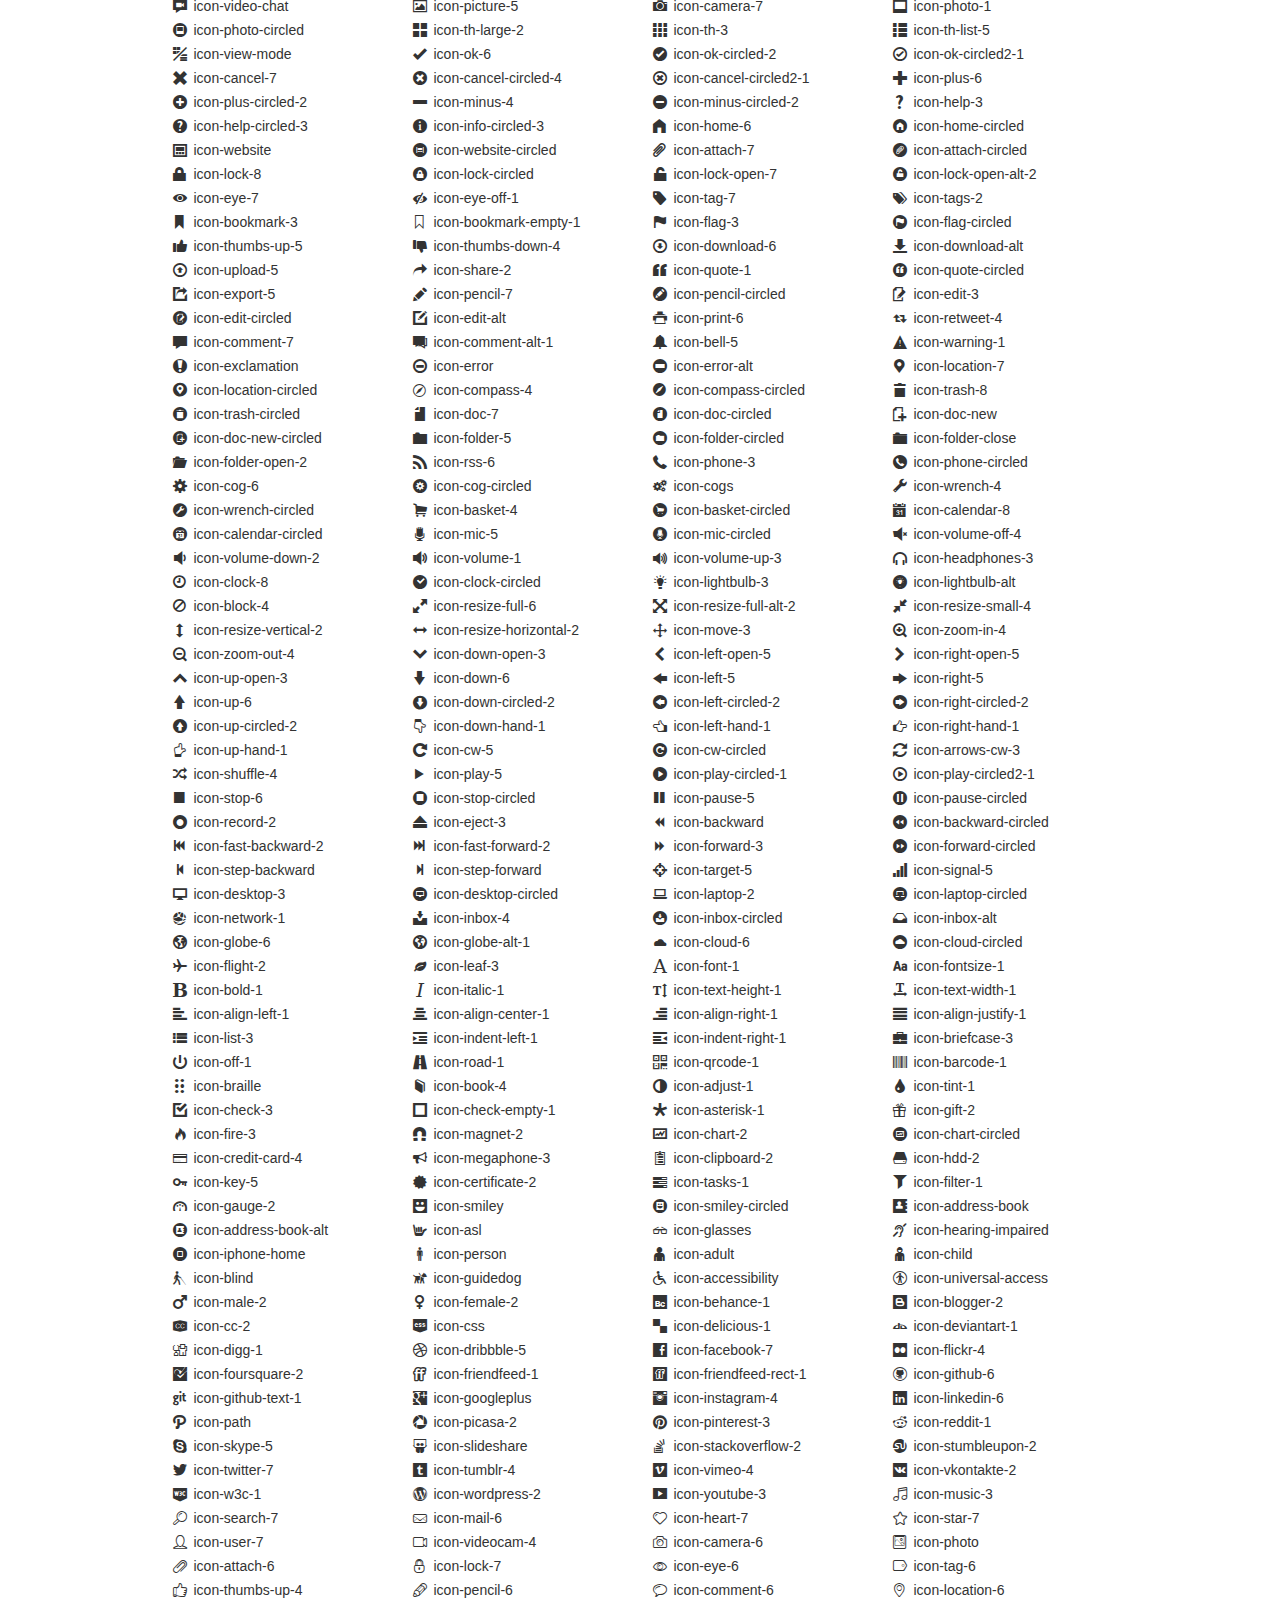
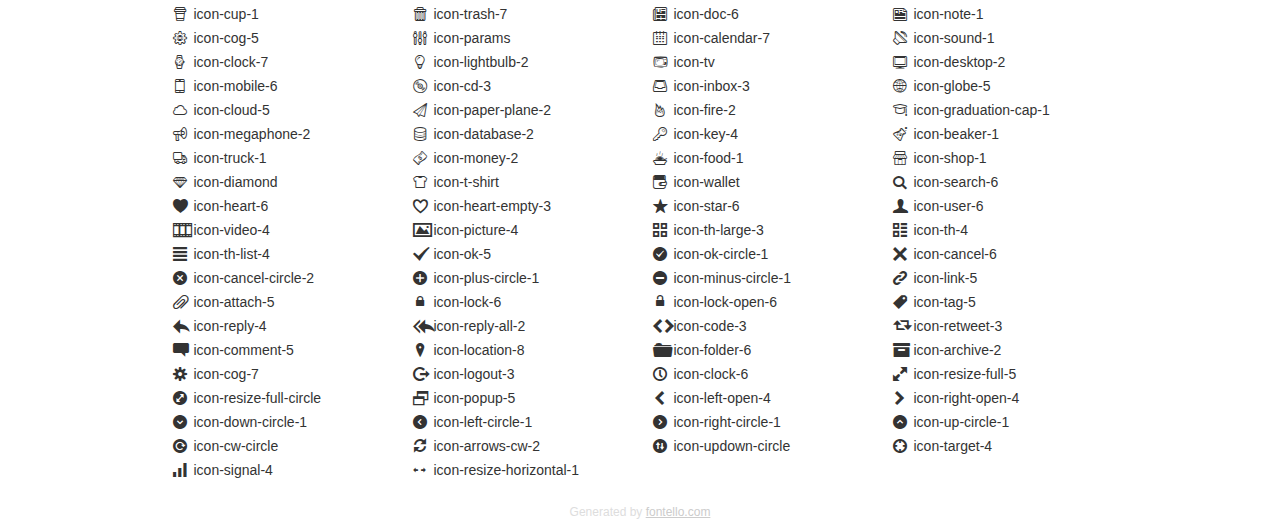
<file: css/icon_fonts/demo_icon_set_1.html>
<!DOCTYPE html>
<html>
  <head>
    <!--[if lt IE 9]>
    <script src="http://html5shim.googlecode.com/svn/trunk/html5.js"></script>
    <![endif]-->
    <meta charset="UTF-8">
	<style type="text/css">/*
	 * Bootstrap v2.2.1
	 *
	 * Copyright 2012 Twitter, Inc
	 * Licensed under the Apache License v2.0
	 * http://www.apache.org/licenses/LICENSE-2.0
	 *
	 * Designed and built with all the love in the world @twitter by @mdo and @fat.
	 */
	.clearfix {
	  *zoom: 1;
	}
	.clearfix:before,
	.clearfix:after {
	  display: table;
	  content: "";
	  line-height: 0;
	}
	.clearfix:after {
	  clear: both;
	}
	html {
	  font-size: 100%;
	  -webkit-text-size-adjust: 100%;
	  -ms-text-size-adjust: 100%;
	}
	a:focus {
	  outline: thin dotted #333;
	  outline: 5px auto -webkit-focus-ring-color;
	  outline-offset: -2px;
	}
	a:hover,
	a:active {
	  outline: 0;
	}
	button,
	input,
	select,
	textarea {
	  margin: 0;
	  font-size: 100%;
	  vertical-align: middle;
	}
	button,
	input {
	  *overflow: visible;
	  line-height: normal;
	}
	button::-moz-focus-inner,
	input::-moz-focus-inner {
	  padding: 0;
	  border: 0;
	}
	body {
	  margin: 0;
	  font-family: "Helvetica Neue", Helvetica, Arial, sans-serif;
	  font-size: 14px;
	  line-height: 20px;
	  color: #333;
	  background-color: #fff;
	}
	a {
	  color: #08c;
	  text-decoration: none;
	}
	a:hover {
	  color: #005580;
	  text-decoration: underline;
	}
	.row {
	  margin-left: -20px;
	  *zoom: 1;
	}
	.row:before,
	.row:after {
	  display: table;
	  content: "";
	  line-height: 0;
	}
	.row:after {
	  clear: both;
	}
	[class*="span"] {
	  float: left;
	  min-height: 1px;
	  margin-left: 20px;
	}
	.container,
	.navbar-static-top .container,
	.navbar-fixed-top .container,
	.navbar-fixed-bottom .container {
	  width: 940px;
	}
	.span12 {
	  width: 940px;
	}
	.span11 {
	  width: 860px;
	}
	.span10 {
	  width: 780px;
	}
	.span9 {
	  width: 700px;
	}
	.span8 {
	  width: 620px;
	}
	.span7 {
	  width: 540px;
	}
	.span6 {
	  width: 460px;
	}
	.span5 {
	  width: 380px;
	}
	.span4 {
	  width: 300px;
	}
	.span3 {
	  width: 220px;
	}
	.span2 {
	  width: 140px;
	}
	.span1 {
	  width: 60px;
	}
	[class*="span"].pull-right,
	.row-fluid [class*="span"].pull-right {
	  float: right;
	}
	.container {
	  margin-right: auto;
	  margin-left: auto;
	  *zoom: 1;
	}
	.container:before,
	.container:after {
	  display: table;
	  content: "";
	  line-height: 0;
	}
	.container:after {
	  clear: both;
	}
	p {
	  margin: 0 0 10px;
	}
	.lead {
	  margin-bottom: 20px;
	  font-size: 21px;
	  font-weight: 200;
	  line-height: 30px;
	}
	small {
	  font-size: 85%;
	}
	h1 {
	  margin: 10px 0;
	  font-family: inherit;
	  font-weight: bold;
	  line-height: 20px;
	  color: inherit;
	  text-rendering: optimizelegibility;
	}
	h1 small {
	  font-weight: normal;
	  line-height: 1;
	  color: #999;
	}
	h1 {
	  line-height: 40px;
	}
	h1 {
	  font-size: 38.5px;
	}
	h1 small {
	  font-size: 24.5px;
	}
	body {
	  margin-top: 90px;
	}
	.header {
	  position: fixed;
	  top: 0;
	  left: 50%;
	  margin-left: -480px;
	  background-color: #fff;
	  border-bottom: 1px solid #ddd;
	  padding-top: 10px;
	  z-index: 10;
	}
	.footer {
	  color: #ddd;
	  font-size: 12px;
	  text-align: center;
	  margin-top: 20px;
	}
	.footer a {
	  color: #ccc;
	  text-decoration: underline;
	}
	.the-icons {
	  font-size: 14px;
	  line-height: 24px;
	}
	.switch {
	  position: absolute;
	  right: 0;
	  bottom: 10px;
	  color: #666;
	}
	.switch input {
	  margin-right: 0.3em;
	}
	.codesOn .i-name {
	  display: none;
	}
	.codesOn .i-code {
	  display: inline;
	}
	.i-code {
	  display: none;
	}
	</style>
    <link rel="stylesheet" href="css/icon_set_1.css">
    <!--[if IE 7]>
    <link rel="stylesheet" href="css/fontello-ie7.css">
    <![endif]-->
    <script>
      function toggleCodes(on) {
        var obj = document.getElementById('icons');
        
        if (on) {
          obj.className += ' codesOn';
        } else {
          obj.className = obj.className.replace(' codesOn', '');
        }
      }
      
    </script>
  </head>
  <body>
    <div class="container header">
      <h1>
        icon_set_1
         <small>font demo</small>
      </h1>
      <label class="switch">
        <input type="checkbox" onclick="toggleCodes(this.checked)">show codes
      </label>
    </div>
    <div id="icons" class="container">
      <div class="row">
        <div title="Code: 0xe800" class="the-icons span3"><i class="icon-spin3 animate-spin"></i> <span class="i-name">icon-spin3</span><span class="i-code">0xe800</span></div>
        <div title="Code: 0xef87" class="the-icons span3"><i class="icon-youtube-4"></i> <span class="i-name">icon-youtube-4</span><span class="i-code">0xef87</span></div>
        <div title="Code: 0xe802" class="the-icons span3"><i class="icon-spin5 animate-spin"></i> <span class="i-name">icon-spin5</span><span class="i-code">0xe802</span></div>
        <div title="Code: 0xe803" class="the-icons span3"><i class="icon-spin6 animate-spin"></i> <span class="i-name">icon-spin6</span><span class="i-code">0xe803</span></div>
      </div>
      <div class="row">
        <div title="Code: 0xe804" class="the-icons span3"><i class="icon-glass"></i> <span class="i-name">icon-glass</span><span class="i-code">0xe804</span></div>
        <div title="Code: 0xe805" class="the-icons span3"><i class="icon-music"></i> <span class="i-name">icon-music</span><span class="i-code">0xe805</span></div>
        <div title="Code: 0xe806" class="the-icons span3"><i class="icon-search"></i> <span class="i-name">icon-search</span><span class="i-code">0xe806</span></div>
        <div title="Code: 0xe807" class="the-icons span3"><i class="icon-mail"></i> <span class="i-name">icon-mail</span><span class="i-code">0xe807</span></div>
      </div>
      <div class="row">
        <div title="Code: 0xe808" class="the-icons span3"><i class="icon-mail-alt"></i> <span class="i-name">icon-mail-alt</span><span class="i-code">0xe808</span></div>
        <div title="Code: 0xe809" class="the-icons span3"><i class="icon-heart"></i> <span class="i-name">icon-heart</span><span class="i-code">0xe809</span></div>
        <div title="Code: 0xe80a" class="the-icons span3"><i class="icon-heart-empty"></i> <span class="i-name">icon-heart-empty</span><span class="i-code">0xe80a</span></div>
        <div title="Code: 0xe80b" class="the-icons span3"><i class="icon-star"></i> <span class="i-name">icon-star</span><span class="i-code">0xe80b</span></div>
      </div>
      <div class="row">
        <div title="Code: 0xe80c" class="the-icons span3"><i class="icon-star-empty"></i> <span class="i-name">icon-star-empty</span><span class="i-code">0xe80c</span></div>
        <div title="Code: 0xe80d" class="the-icons span3"><i class="icon-star-half"></i> <span class="i-name">icon-star-half</span><span class="i-code">0xe80d</span></div>
        <div title="Code: 0xe80e" class="the-icons span3"><i class="icon-star-half-alt"></i> <span class="i-name">icon-star-half-alt</span><span class="i-code">0xe80e</span></div>
        <div title="Code: 0xe80f" class="the-icons span3"><i class="icon-user"></i> <span class="i-name">icon-user</span><span class="i-code">0xe80f</span></div>
      </div>
      <div class="row">
        <div title="Code: 0xe827" class="the-icons span3"><i class="icon-users"></i> <span class="i-name">icon-users</span><span class="i-code">0xe827</span></div>
        <div title="Code: 0xe810" class="the-icons span3"><i class="icon-male"></i> <span class="i-name">icon-male</span><span class="i-code">0xe810</span></div>
        <div title="Code: 0xe811" class="the-icons span3"><i class="icon-female"></i> <span class="i-name">icon-female</span><span class="i-code">0xe811</span></div>
        <div title="Code: 0xe812" class="the-icons span3"><i class="icon-video"></i> <span class="i-name">icon-video</span><span class="i-code">0xe812</span></div>
      </div>
      <div class="row">
        <div title="Code: 0xe813" class="the-icons span3"><i class="icon-videocam"></i> <span class="i-name">icon-videocam</span><span class="i-code">0xe813</span></div>
        <div title="Code: 0xe814" class="the-icons span3"><i class="icon-picture"></i> <span class="i-name">icon-picture</span><span class="i-code">0xe814</span></div>
        <div title="Code: 0xe815" class="the-icons span3"><i class="icon-camera"></i> <span class="i-name">icon-camera</span><span class="i-code">0xe815</span></div>
        <div title="Code: 0xe816" class="the-icons span3"><i class="icon-camera-alt"></i> <span class="i-name">icon-camera-alt</span><span class="i-code">0xe816</span></div>
      </div>
      <div class="row">
        <div title="Code: 0xe817" class="the-icons span3"><i class="icon-th-large"></i> <span class="i-name">icon-th-large</span><span class="i-code">0xe817</span></div>
        <div title="Code: 0xe818" class="the-icons span3"><i class="icon-th"></i> <span class="i-name">icon-th</span><span class="i-code">0xe818</span></div>
        <div title="Code: 0xe819" class="the-icons span3"><i class="icon-th-list"></i> <span class="i-name">icon-th-list</span><span class="i-code">0xe819</span></div>
        <div title="Code: 0xe81a" class="the-icons span3"><i class="icon-ok"></i> <span class="i-name">icon-ok</span><span class="i-code">0xe81a</span></div>
      </div>
      <div class="row">
        <div title="Code: 0xe81b" class="the-icons span3"><i class="icon-ok-circled"></i> <span class="i-name">icon-ok-circled</span><span class="i-code">0xe81b</span></div>
        <div title="Code: 0xe81c" class="the-icons span3"><i class="icon-ok-circled2"></i> <span class="i-name">icon-ok-circled2</span><span class="i-code">0xe81c</span></div>
        <div title="Code: 0xe81d" class="the-icons span3"><i class="icon-ok-squared"></i> <span class="i-name">icon-ok-squared</span><span class="i-code">0xe81d</span></div>
        <div title="Code: 0xe81e" class="the-icons span3"><i class="icon-cancel"></i> <span class="i-name">icon-cancel</span><span class="i-code">0xe81e</span></div>
      </div>
      <div class="row">
        <div title="Code: 0xe81f" class="the-icons span3"><i class="icon-cancel-circled"></i> <span class="i-name">icon-cancel-circled</span><span class="i-code">0xe81f</span></div>
        <div title="Code: 0xe820" class="the-icons span3"><i class="icon-cancel-circled2"></i> <span class="i-name">icon-cancel-circled2</span><span class="i-code">0xe820</span></div>
        <div title="Code: 0xe821" class="the-icons span3"><i class="icon-plus"></i> <span class="i-name">icon-plus</span><span class="i-code">0xe821</span></div>
        <div title="Code: 0xe822" class="the-icons span3"><i class="icon-plus-circled"></i> <span class="i-name">icon-plus-circled</span><span class="i-code">0xe822</span></div>
      </div>
      <div class="row">
        <div title="Code: 0xe823" class="the-icons span3"><i class="icon-plus-squared"></i> <span class="i-name">icon-plus-squared</span><span class="i-code">0xe823</span></div>
        <div title="Code: 0xe824" class="the-icons span3"><i class="icon-plus-squared-small"></i> <span class="i-name">icon-plus-squared-small</span><span class="i-code">0xe824</span></div>
        <div title="Code: 0xe825" class="the-icons span3"><i class="icon-minus"></i> <span class="i-name">icon-minus</span><span class="i-code">0xe825</span></div>
        <div title="Code: 0xe826" class="the-icons span3"><i class="icon-minus-circled"></i> <span class="i-name">icon-minus-circled</span><span class="i-code">0xe826</span></div>
      </div>
      <div class="row">
        <div title="Code: 0xe828" class="the-icons span3"><i class="icon-minus-squared"></i> <span class="i-name">icon-minus-squared</span><span class="i-code">0xe828</span></div>
        <div title="Code: 0xe829" class="the-icons span3"><i class="icon-minus-squared-alt"></i> <span class="i-name">icon-minus-squared-alt</span><span class="i-code">0xe829</span></div>
        <div title="Code: 0xe82a" class="the-icons span3"><i class="icon-minus-squared-small"></i> <span class="i-name">icon-minus-squared-small</span><span class="i-code">0xe82a</span></div>
        <div title="Code: 0xe82b" class="the-icons span3"><i class="icon-help"></i> <span class="i-name">icon-help</span><span class="i-code">0xe82b</span></div>
      </div>
      <div class="row">
        <div title="Code: 0xe82c" class="the-icons span3"><i class="icon-help-circled"></i> <span class="i-name">icon-help-circled</span><span class="i-code">0xe82c</span></div>
        <div title="Code: 0xe82d" class="the-icons span3"><i class="icon-info-circled"></i> <span class="i-name">icon-info-circled</span><span class="i-code">0xe82d</span></div>
        <div title="Code: 0xe82e" class="the-icons span3"><i class="icon-info"></i> <span class="i-name">icon-info</span><span class="i-code">0xe82e</span></div>
        <div title="Code: 0xe82f" class="the-icons span3"><i class="icon-home"></i> <span class="i-name">icon-home</span><span class="i-code">0xe82f</span></div>
      </div>
      <div class="row">
        <div title="Code: 0xe830" class="the-icons span3"><i class="icon-link"></i> <span class="i-name">icon-link</span><span class="i-code">0xe830</span></div>
        <div title="Code: 0xe831" class="the-icons span3"><i class="icon-unlink"></i> <span class="i-name">icon-unlink</span><span class="i-code">0xe831</span></div>
        <div title="Code: 0xe832" class="the-icons span3"><i class="icon-link-ext"></i> <span class="i-name">icon-link-ext</span><span class="i-code">0xe832</span></div>
        <div title="Code: 0xe833" class="the-icons span3"><i class="icon-link-ext-alt"></i> <span class="i-name">icon-link-ext-alt</span><span class="i-code">0xe833</span></div>
      </div>
      <div class="row">
        <div title="Code: 0xe834" class="the-icons span3"><i class="icon-attach"></i> <span class="i-name">icon-attach</span><span class="i-code">0xe834</span></div>
        <div title="Code: 0xe835" class="the-icons span3"><i class="icon-lock"></i> <span class="i-name">icon-lock</span><span class="i-code">0xe835</span></div>
        <div title="Code: 0xe836" class="the-icons span3"><i class="icon-lock-open"></i> <span class="i-name">icon-lock-open</span><span class="i-code">0xe836</span></div>
        <div title="Code: 0xe837" class="the-icons span3"><i class="icon-lock-open-alt"></i> <span class="i-name">icon-lock-open-alt</span><span class="i-code">0xe837</span></div>
      </div>
      <div class="row">
        <div title="Code: 0xe838" class="the-icons span3"><i class="icon-pin"></i> <span class="i-name">icon-pin</span><span class="i-code">0xe838</span></div>
        <div title="Code: 0xe839" class="the-icons span3"><i class="icon-eye"></i> <span class="i-name">icon-eye</span><span class="i-code">0xe839</span></div>
        <div title="Code: 0xe83a" class="the-icons span3"><i class="icon-eye-off"></i> <span class="i-name">icon-eye-off</span><span class="i-code">0xe83a</span></div>
        <div title="Code: 0xe83b" class="the-icons span3"><i class="icon-tag"></i> <span class="i-name">icon-tag</span><span class="i-code">0xe83b</span></div>
      </div>
      <div class="row">
        <div title="Code: 0xe83c" class="the-icons span3"><i class="icon-tags"></i> <span class="i-name">icon-tags</span><span class="i-code">0xe83c</span></div>
        <div title="Code: 0xe83d" class="the-icons span3"><i class="icon-bookmark"></i> <span class="i-name">icon-bookmark</span><span class="i-code">0xe83d</span></div>
        <div title="Code: 0xe83e" class="the-icons span3"><i class="icon-bookmark-empty"></i> <span class="i-name">icon-bookmark-empty</span><span class="i-code">0xe83e</span></div>
        <div title="Code: 0xe83f" class="the-icons span3"><i class="icon-flag"></i> <span class="i-name">icon-flag</span><span class="i-code">0xe83f</span></div>
      </div>
      <div class="row">
        <div title="Code: 0xe840" class="the-icons span3"><i class="icon-flag-empty"></i> <span class="i-name">icon-flag-empty</span><span class="i-code">0xe840</span></div>
        <div title="Code: 0xe841" class="the-icons span3"><i class="icon-flag-checkered"></i> <span class="i-name">icon-flag-checkered</span><span class="i-code">0xe841</span></div>
        <div title="Code: 0xe842" class="the-icons span3"><i class="icon-thumbs-up"></i> <span class="i-name">icon-thumbs-up</span><span class="i-code">0xe842</span></div>
        <div title="Code: 0xe843" class="the-icons span3"><i class="icon-thumbs-down"></i> <span class="i-name">icon-thumbs-down</span><span class="i-code">0xe843</span></div>
      </div>
      <div class="row">
        <div title="Code: 0xe844" class="the-icons span3"><i class="icon-thumbs-up-alt"></i> <span class="i-name">icon-thumbs-up-alt</span><span class="i-code">0xe844</span></div>
        <div title="Code: 0xe845" class="the-icons span3"><i class="icon-thumbs-down-alt"></i> <span class="i-name">icon-thumbs-down-alt</span><span class="i-code">0xe845</span></div>
        <div title="Code: 0xe846" class="the-icons span3"><i class="icon-download"></i> <span class="i-name">icon-download</span><span class="i-code">0xe846</span></div>
        <div title="Code: 0xe847" class="the-icons span3"><i class="icon-upload"></i> <span class="i-name">icon-upload</span><span class="i-code">0xe847</span></div>
      </div>
      <div class="row">
        <div title="Code: 0xe848" class="the-icons span3"><i class="icon-download-cloud"></i> <span class="i-name">icon-download-cloud</span><span class="i-code">0xe848</span></div>
        <div title="Code: 0xe849" class="the-icons span3"><i class="icon-upload-cloud"></i> <span class="i-name">icon-upload-cloud</span><span class="i-code">0xe849</span></div>
        <div title="Code: 0xe84a" class="the-icons span3"><i class="icon-reply"></i> <span class="i-name">icon-reply</span><span class="i-code">0xe84a</span></div>
        <div title="Code: 0xe84b" class="the-icons span3"><i class="icon-reply-all"></i> <span class="i-name">icon-reply-all</span><span class="i-code">0xe84b</span></div>
      </div>
      <div class="row">
        <div title="Code: 0xe84c" class="the-icons span3"><i class="icon-forward"></i> <span class="i-name">icon-forward</span><span class="i-code">0xe84c</span></div>
        <div title="Code: 0xe84d" class="the-icons span3"><i class="icon-quote-left"></i> <span class="i-name">icon-quote-left</span><span class="i-code">0xe84d</span></div>
        <div title="Code: 0xe84e" class="the-icons span3"><i class="icon-quote-right"></i> <span class="i-name">icon-quote-right</span><span class="i-code">0xe84e</span></div>
        <div title="Code: 0xe84f" class="the-icons span3"><i class="icon-code"></i> <span class="i-name">icon-code</span><span class="i-code">0xe84f</span></div>
      </div>
      <div class="row">
        <div title="Code: 0xe850" class="the-icons span3"><i class="icon-export"></i> <span class="i-name">icon-export</span><span class="i-code">0xe850</span></div>
        <div title="Code: 0xe851" class="the-icons span3"><i class="icon-export-alt"></i> <span class="i-name">icon-export-alt</span><span class="i-code">0xe851</span></div>
        <div title="Code: 0xe852" class="the-icons span3"><i class="icon-pencil"></i> <span class="i-name">icon-pencil</span><span class="i-code">0xe852</span></div>
        <div title="Code: 0xe853" class="the-icons span3"><i class="icon-pencil-squared"></i> <span class="i-name">icon-pencil-squared</span><span class="i-code">0xe853</span></div>
      </div>
      <div class="row">
        <div title="Code: 0xe854" class="the-icons span3"><i class="icon-edit"></i> <span class="i-name">icon-edit</span><span class="i-code">0xe854</span></div>
        <div title="Code: 0xe855" class="the-icons span3"><i class="icon-print"></i> <span class="i-name">icon-print</span><span class="i-code">0xe855</span></div>
        <div title="Code: 0xe856" class="the-icons span3"><i class="icon-retweet"></i> <span class="i-name">icon-retweet</span><span class="i-code">0xe856</span></div>
        <div title="Code: 0xe857" class="the-icons span3"><i class="icon-keyboard"></i> <span class="i-name">icon-keyboard</span><span class="i-code">0xe857</span></div>
      </div>
      <div class="row">
        <div title="Code: 0xe858" class="the-icons span3"><i class="icon-gamepad"></i> <span class="i-name">icon-gamepad</span><span class="i-code">0xe858</span></div>
        <div title="Code: 0xe859" class="the-icons span3"><i class="icon-comment"></i> <span class="i-name">icon-comment</span><span class="i-code">0xe859</span></div>
        <div title="Code: 0xe85a" class="the-icons span3"><i class="icon-chat"></i> <span class="i-name">icon-chat</span><span class="i-code">0xe85a</span></div>
        <div title="Code: 0xe85b" class="the-icons span3"><i class="icon-comment-empty"></i> <span class="i-name">icon-comment-empty</span><span class="i-code">0xe85b</span></div>
      </div>
      <div class="row">
        <div title="Code: 0xe85c" class="the-icons span3"><i class="icon-chat-empty"></i> <span class="i-name">icon-chat-empty</span><span class="i-code">0xe85c</span></div>
        <div title="Code: 0xe85d" class="the-icons span3"><i class="icon-bell"></i> <span class="i-name">icon-bell</span><span class="i-code">0xe85d</span></div>
        <div title="Code: 0xe85e" class="the-icons span3"><i class="icon-bell-alt"></i> <span class="i-name">icon-bell-alt</span><span class="i-code">0xe85e</span></div>
        <div title="Code: 0xe85f" class="the-icons span3"><i class="icon-attention-alt"></i> <span class="i-name">icon-attention-alt</span><span class="i-code">0xe85f</span></div>
      </div>
      <div class="row">
        <div title="Code: 0xe860" class="the-icons span3"><i class="icon-attention"></i> <span class="i-name">icon-attention</span><span class="i-code">0xe860</span></div>
        <div title="Code: 0xe861" class="the-icons span3"><i class="icon-attention-circled"></i> <span class="i-name">icon-attention-circled</span><span class="i-code">0xe861</span></div>
        <div title="Code: 0xe862" class="the-icons span3"><i class="icon-location"></i> <span class="i-name">icon-location</span><span class="i-code">0xe862</span></div>
        <div title="Code: 0xe863" class="the-icons span3"><i class="icon-direction"></i> <span class="i-name">icon-direction</span><span class="i-code">0xe863</span></div>
      </div>
      <div class="row">
        <div title="Code: 0xe864" class="the-icons span3"><i class="icon-compass"></i> <span class="i-name">icon-compass</span><span class="i-code">0xe864</span></div>
        <div title="Code: 0xe865" class="the-icons span3"><i class="icon-trash"></i> <span class="i-name">icon-trash</span><span class="i-code">0xe865</span></div>
        <div title="Code: 0xe866" class="the-icons span3"><i class="icon-doc"></i> <span class="i-name">icon-doc</span><span class="i-code">0xe866</span></div>
        <div title="Code: 0xe867" class="the-icons span3"><i class="icon-docs"></i> <span class="i-name">icon-docs</span><span class="i-code">0xe867</span></div>
      </div>
      <div class="row">
        <div title="Code: 0xe868" class="the-icons span3"><i class="icon-doc-text"></i> <span class="i-name">icon-doc-text</span><span class="i-code">0xe868</span></div>
        <div title="Code: 0xe869" class="the-icons span3"><i class="icon-doc-inv"></i> <span class="i-name">icon-doc-inv</span><span class="i-code">0xe869</span></div>
        <div title="Code: 0xe86a" class="the-icons span3"><i class="icon-doc-text-inv"></i> <span class="i-name">icon-doc-text-inv</span><span class="i-code">0xe86a</span></div>
        <div title="Code: 0xe86b" class="the-icons span3"><i class="icon-folder"></i> <span class="i-name">icon-folder</span><span class="i-code">0xe86b</span></div>
      </div>
      <div class="row">
        <div title="Code: 0xe86c" class="the-icons span3"><i class="icon-folder-open"></i> <span class="i-name">icon-folder-open</span><span class="i-code">0xe86c</span></div>
        <div title="Code: 0xe86d" class="the-icons span3"><i class="icon-folder-empty"></i> <span class="i-name">icon-folder-empty</span><span class="i-code">0xe86d</span></div>
        <div title="Code: 0xe86e" class="the-icons span3"><i class="icon-folder-open-empty"></i> <span class="i-name">icon-folder-open-empty</span><span class="i-code">0xe86e</span></div>
        <div title="Code: 0xe86f" class="the-icons span3"><i class="icon-box"></i> <span class="i-name">icon-box</span><span class="i-code">0xe86f</span></div>
      </div>
      <div class="row">
        <div title="Code: 0xe870" class="the-icons span3"><i class="icon-rss"></i> <span class="i-name">icon-rss</span><span class="i-code">0xe870</span></div>
        <div title="Code: 0xe871" class="the-icons span3"><i class="icon-rss-squared"></i> <span class="i-name">icon-rss-squared</span><span class="i-code">0xe871</span></div>
        <div title="Code: 0xe872" class="the-icons span3"><i class="icon-phone"></i> <span class="i-name">icon-phone</span><span class="i-code">0xe872</span></div>
        <div title="Code: 0xe873" class="the-icons span3"><i class="icon-phone-squared"></i> <span class="i-name">icon-phone-squared</span><span class="i-code">0xe873</span></div>
      </div>
      <div class="row">
        <div title="Code: 0xe874" class="the-icons span3"><i class="icon-menu"></i> <span class="i-name">icon-menu</span><span class="i-code">0xe874</span></div>
        <div title="Code: 0xe875" class="the-icons span3"><i class="icon-cog"></i> <span class="i-name">icon-cog</span><span class="i-code">0xe875</span></div>
        <div title="Code: 0xe876" class="the-icons span3"><i class="icon-cog-alt"></i> <span class="i-name">icon-cog-alt</span><span class="i-code">0xe876</span></div>
        <div title="Code: 0xe877" class="the-icons span3"><i class="icon-wrench"></i> <span class="i-name">icon-wrench</span><span class="i-code">0xe877</span></div>
      </div>
      <div class="row">
        <div title="Code: 0xe878" class="the-icons span3"><i class="icon-basket"></i> <span class="i-name">icon-basket</span><span class="i-code">0xe878</span></div>
        <div title="Code: 0xe879" class="the-icons span3"><i class="icon-calendar"></i> <span class="i-name">icon-calendar</span><span class="i-code">0xe879</span></div>
        <div title="Code: 0xe87a" class="the-icons span3"><i class="icon-calendar-empty"></i> <span class="i-name">icon-calendar-empty</span><span class="i-code">0xe87a</span></div>
        <div title="Code: 0xe87b" class="the-icons span3"><i class="icon-login"></i> <span class="i-name">icon-login</span><span class="i-code">0xe87b</span></div>
      </div>
      <div class="row">
        <div title="Code: 0xe87c" class="the-icons span3"><i class="icon-logout"></i> <span class="i-name">icon-logout</span><span class="i-code">0xe87c</span></div>
        <div title="Code: 0xe87d" class="the-icons span3"><i class="icon-mic"></i> <span class="i-name">icon-mic</span><span class="i-code">0xe87d</span></div>
        <div title="Code: 0xe87e" class="the-icons span3"><i class="icon-mute"></i> <span class="i-name">icon-mute</span><span class="i-code">0xe87e</span></div>
        <div title="Code: 0xe87f" class="the-icons span3"><i class="icon-volume-off"></i> <span class="i-name">icon-volume-off</span><span class="i-code">0xe87f</span></div>
      </div>
      <div class="row">
        <div title="Code: 0xe880" class="the-icons span3"><i class="icon-volume-down"></i> <span class="i-name">icon-volume-down</span><span class="i-code">0xe880</span></div>
        <div title="Code: 0xe881" class="the-icons span3"><i class="icon-volume-up"></i> <span class="i-name">icon-volume-up</span><span class="i-code">0xe881</span></div>
        <div title="Code: 0xe882" class="the-icons span3"><i class="icon-headphones"></i> <span class="i-name">icon-headphones</span><span class="i-code">0xe882</span></div>
        <div title="Code: 0xe883" class="the-icons span3"><i class="icon-clock"></i> <span class="i-name">icon-clock</span><span class="i-code">0xe883</span></div>
      </div>
      <div class="row">
        <div title="Code: 0xe884" class="the-icons span3"><i class="icon-lightbulb"></i> <span class="i-name">icon-lightbulb</span><span class="i-code">0xe884</span></div>
        <div title="Code: 0xe885" class="the-icons span3"><i class="icon-block"></i> <span class="i-name">icon-block</span><span class="i-code">0xe885</span></div>
        <div title="Code: 0xe886" class="the-icons span3"><i class="icon-resize-full"></i> <span class="i-name">icon-resize-full</span><span class="i-code">0xe886</span></div>
        <div title="Code: 0xe887" class="the-icons span3"><i class="icon-resize-full-alt"></i> <span class="i-name">icon-resize-full-alt</span><span class="i-code">0xe887</span></div>
      </div>
      <div class="row">
        <div title="Code: 0xe888" class="the-icons span3"><i class="icon-resize-small"></i> <span class="i-name">icon-resize-small</span><span class="i-code">0xe888</span></div>
        <div title="Code: 0xe889" class="the-icons span3"><i class="icon-resize-vertical"></i> <span class="i-name">icon-resize-vertical</span><span class="i-code">0xe889</span></div>
        <div title="Code: 0xe88a" class="the-icons span3"><i class="icon-resize-horizontal"></i> <span class="i-name">icon-resize-horizontal</span><span class="i-code">0xe88a</span></div>
        <div title="Code: 0xe88b" class="the-icons span3"><i class="icon-move"></i> <span class="i-name">icon-move</span><span class="i-code">0xe88b</span></div>
      </div>
      <div class="row">
        <div title="Code: 0xe88c" class="the-icons span3"><i class="icon-zoom-in"></i> <span class="i-name">icon-zoom-in</span><span class="i-code">0xe88c</span></div>
        <div title="Code: 0xe88d" class="the-icons span3"><i class="icon-zoom-out"></i> <span class="i-name">icon-zoom-out</span><span class="i-code">0xe88d</span></div>
        <div title="Code: 0xe88e" class="the-icons span3"><i class="icon-down-circled2"></i> <span class="i-name">icon-down-circled2</span><span class="i-code">0xe88e</span></div>
        <div title="Code: 0xe88f" class="the-icons span3"><i class="icon-up-circled2"></i> <span class="i-name">icon-up-circled2</span><span class="i-code">0xe88f</span></div>
      </div>
      <div class="row">
        <div title="Code: 0xe890" class="the-icons span3"><i class="icon-left-circled2"></i> <span class="i-name">icon-left-circled2</span><span class="i-code">0xe890</span></div>
        <div title="Code: 0xe891" class="the-icons span3"><i class="icon-right-circled2"></i> <span class="i-name">icon-right-circled2</span><span class="i-code">0xe891</span></div>
        <div title="Code: 0xe892" class="the-icons span3"><i class="icon-down-dir"></i> <span class="i-name">icon-down-dir</span><span class="i-code">0xe892</span></div>
        <div title="Code: 0xe893" class="the-icons span3"><i class="icon-up-dir"></i> <span class="i-name">icon-up-dir</span><span class="i-code">0xe893</span></div>
      </div>
      <div class="row">
        <div title="Code: 0xe894" class="the-icons span3"><i class="icon-left-dir"></i> <span class="i-name">icon-left-dir</span><span class="i-code">0xe894</span></div>
        <div title="Code: 0xe895" class="the-icons span3"><i class="icon-right-dir"></i> <span class="i-name">icon-right-dir</span><span class="i-code">0xe895</span></div>
        <div title="Code: 0xe896" class="the-icons span3"><i class="icon-down-open"></i> <span class="i-name">icon-down-open</span><span class="i-code">0xe896</span></div>
        <div title="Code: 0xe897" class="the-icons span3"><i class="icon-left-open"></i> <span class="i-name">icon-left-open</span><span class="i-code">0xe897</span></div>
      </div>
      <div class="row">
        <div title="Code: 0xe898" class="the-icons span3"><i class="icon-right-open"></i> <span class="i-name">icon-right-open</span><span class="i-code">0xe898</span></div>
        <div title="Code: 0xe899" class="the-icons span3"><i class="icon-up-open"></i> <span class="i-name">icon-up-open</span><span class="i-code">0xe899</span></div>
        <div title="Code: 0xe89a" class="the-icons span3"><i class="icon-angle-left"></i> <span class="i-name">icon-angle-left</span><span class="i-code">0xe89a</span></div>
        <div title="Code: 0xe89b" class="the-icons span3"><i class="icon-angle-right"></i> <span class="i-name">icon-angle-right</span><span class="i-code">0xe89b</span></div>
      </div>
      <div class="row">
        <div title="Code: 0xe89c" class="the-icons span3"><i class="icon-angle-up"></i> <span class="i-name">icon-angle-up</span><span class="i-code">0xe89c</span></div>
        <div title="Code: 0xe89d" class="the-icons span3"><i class="icon-angle-down"></i> <span class="i-name">icon-angle-down</span><span class="i-code">0xe89d</span></div>
        <div title="Code: 0xe89e" class="the-icons span3"><i class="icon-angle-circled-left"></i> <span class="i-name">icon-angle-circled-left</span><span class="i-code">0xe89e</span></div>
        <div title="Code: 0xe89f" class="the-icons span3"><i class="icon-angle-circled-right"></i> <span class="i-name">icon-angle-circled-right</span><span class="i-code">0xe89f</span></div>
      </div>
      <div class="row">
        <div title="Code: 0xe8a0" class="the-icons span3"><i class="icon-angle-circled-up"></i> <span class="i-name">icon-angle-circled-up</span><span class="i-code">0xe8a0</span></div>
        <div title="Code: 0xe8a1" class="the-icons span3"><i class="icon-angle-circled-down"></i> <span class="i-name">icon-angle-circled-down</span><span class="i-code">0xe8a1</span></div>
        <div title="Code: 0xe8a2" class="the-icons span3"><i class="icon-angle-double-left"></i> <span class="i-name">icon-angle-double-left</span><span class="i-code">0xe8a2</span></div>
        <div title="Code: 0xe8a3" class="the-icons span3"><i class="icon-angle-double-right"></i> <span class="i-name">icon-angle-double-right</span><span class="i-code">0xe8a3</span></div>
      </div>
      <div class="row">
        <div title="Code: 0xe8a4" class="the-icons span3"><i class="icon-angle-double-up"></i> <span class="i-name">icon-angle-double-up</span><span class="i-code">0xe8a4</span></div>
        <div title="Code: 0xe8a5" class="the-icons span3"><i class="icon-angle-double-down"></i> <span class="i-name">icon-angle-double-down</span><span class="i-code">0xe8a5</span></div>
        <div title="Code: 0xe8a6" class="the-icons span3"><i class="icon-down"></i> <span class="i-name">icon-down</span><span class="i-code">0xe8a6</span></div>
        <div title="Code: 0xe8a7" class="the-icons span3"><i class="icon-left"></i> <span class="i-name">icon-left</span><span class="i-code">0xe8a7</span></div>
      </div>
      <div class="row">
        <div title="Code: 0xe8a8" class="the-icons span3"><i class="icon-right"></i> <span class="i-name">icon-right</span><span class="i-code">0xe8a8</span></div>
        <div title="Code: 0xe8a9" class="the-icons span3"><i class="icon-up"></i> <span class="i-name">icon-up</span><span class="i-code">0xe8a9</span></div>
        <div title="Code: 0xe8aa" class="the-icons span3"><i class="icon-down-big"></i> <span class="i-name">icon-down-big</span><span class="i-code">0xe8aa</span></div>
        <div title="Code: 0xe8ab" class="the-icons span3"><i class="icon-left-big"></i> <span class="i-name">icon-left-big</span><span class="i-code">0xe8ab</span></div>
      </div>
      <div class="row">
        <div title="Code: 0xe8ac" class="the-icons span3"><i class="icon-right-big"></i> <span class="i-name">icon-right-big</span><span class="i-code">0xe8ac</span></div>
        <div title="Code: 0xe8ad" class="the-icons span3"><i class="icon-up-big"></i> <span class="i-name">icon-up-big</span><span class="i-code">0xe8ad</span></div>
        <div title="Code: 0xe8ae" class="the-icons span3"><i class="icon-right-hand"></i> <span class="i-name">icon-right-hand</span><span class="i-code">0xe8ae</span></div>
        <div title="Code: 0xe8af" class="the-icons span3"><i class="icon-left-hand"></i> <span class="i-name">icon-left-hand</span><span class="i-code">0xe8af</span></div>
      </div>
      <div class="row">
        <div title="Code: 0xe8b0" class="the-icons span3"><i class="icon-up-hand"></i> <span class="i-name">icon-up-hand</span><span class="i-code">0xe8b0</span></div>
        <div title="Code: 0xe8b1" class="the-icons span3"><i class="icon-down-hand"></i> <span class="i-name">icon-down-hand</span><span class="i-code">0xe8b1</span></div>
        <div title="Code: 0xe8b2" class="the-icons span3"><i class="icon-left-circled"></i> <span class="i-name">icon-left-circled</span><span class="i-code">0xe8b2</span></div>
        <div title="Code: 0xe8b3" class="the-icons span3"><i class="icon-right-circled"></i> <span class="i-name">icon-right-circled</span><span class="i-code">0xe8b3</span></div>
      </div>
      <div class="row">
        <div title="Code: 0xe8b4" class="the-icons span3"><i class="icon-up-circled"></i> <span class="i-name">icon-up-circled</span><span class="i-code">0xe8b4</span></div>
        <div title="Code: 0xe8b5" class="the-icons span3"><i class="icon-down-circled"></i> <span class="i-name">icon-down-circled</span><span class="i-code">0xe8b5</span></div>
        <div title="Code: 0xe8b6" class="the-icons span3"><i class="icon-cw"></i> <span class="i-name">icon-cw</span><span class="i-code">0xe8b6</span></div>
        <div title="Code: 0xe8b7" class="the-icons span3"><i class="icon-ccw"></i> <span class="i-name">icon-ccw</span><span class="i-code">0xe8b7</span></div>
      </div>
      <div class="row">
        <div title="Code: 0xe8b8" class="the-icons span3"><i class="icon-arrows-cw"></i> <span class="i-name">icon-arrows-cw</span><span class="i-code">0xe8b8</span></div>
        <div title="Code: 0xe8b9" class="the-icons span3"><i class="icon-level-up"></i> <span class="i-name">icon-level-up</span><span class="i-code">0xe8b9</span></div>
        <div title="Code: 0xe8ba" class="the-icons span3"><i class="icon-level-down"></i> <span class="i-name">icon-level-down</span><span class="i-code">0xe8ba</span></div>
        <div title="Code: 0xe8bb" class="the-icons span3"><i class="icon-shuffle"></i> <span class="i-name">icon-shuffle</span><span class="i-code">0xe8bb</span></div>
      </div>
      <div class="row">
        <div title="Code: 0xe8bc" class="the-icons span3"><i class="icon-exchange"></i> <span class="i-name">icon-exchange</span><span class="i-code">0xe8bc</span></div>
        <div title="Code: 0xe8bd" class="the-icons span3"><i class="icon-expand"></i> <span class="i-name">icon-expand</span><span class="i-code">0xe8bd</span></div>
        <div title="Code: 0xe8be" class="the-icons span3"><i class="icon-collapse"></i> <span class="i-name">icon-collapse</span><span class="i-code">0xe8be</span></div>
        <div title="Code: 0xe8bf" class="the-icons span3"><i class="icon-expand-right"></i> <span class="i-name">icon-expand-right</span><span class="i-code">0xe8bf</span></div>
      </div>
      <div class="row">
        <div title="Code: 0xe8c0" class="the-icons span3"><i class="icon-collapse-left"></i> <span class="i-name">icon-collapse-left</span><span class="i-code">0xe8c0</span></div>
        <div title="Code: 0xe8c1" class="the-icons span3"><i class="icon-play"></i> <span class="i-name">icon-play</span><span class="i-code">0xe8c1</span></div>
        <div title="Code: 0xe8c2" class="the-icons span3"><i class="icon-play-circled"></i> <span class="i-name">icon-play-circled</span><span class="i-code">0xe8c2</span></div>
        <div title="Code: 0xe8c3" class="the-icons span3"><i class="icon-play-circled2"></i> <span class="i-name">icon-play-circled2</span><span class="i-code">0xe8c3</span></div>
      </div>
      <div class="row">
        <div title="Code: 0xe8c4" class="the-icons span3"><i class="icon-stop"></i> <span class="i-name">icon-stop</span><span class="i-code">0xe8c4</span></div>
        <div title="Code: 0xe8c5" class="the-icons span3"><i class="icon-pause"></i> <span class="i-name">icon-pause</span><span class="i-code">0xe8c5</span></div>
        <div title="Code: 0xe8c6" class="the-icons span3"><i class="icon-to-end"></i> <span class="i-name">icon-to-end</span><span class="i-code">0xe8c6</span></div>
        <div title="Code: 0xe8c7" class="the-icons span3"><i class="icon-to-end-alt"></i> <span class="i-name">icon-to-end-alt</span><span class="i-code">0xe8c7</span></div>
      </div>
      <div class="row">
        <div title="Code: 0xe8c8" class="the-icons span3"><i class="icon-to-start"></i> <span class="i-name">icon-to-start</span><span class="i-code">0xe8c8</span></div>
        <div title="Code: 0xe8c9" class="the-icons span3"><i class="icon-to-start-alt"></i> <span class="i-name">icon-to-start-alt</span><span class="i-code">0xe8c9</span></div>
        <div title="Code: 0xe8ca" class="the-icons span3"><i class="icon-fast-fw"></i> <span class="i-name">icon-fast-fw</span><span class="i-code">0xe8ca</span></div>
        <div title="Code: 0xe8cb" class="the-icons span3"><i class="icon-fast-bw"></i> <span class="i-name">icon-fast-bw</span><span class="i-code">0xe8cb</span></div>
      </div>
      <div class="row">
        <div title="Code: 0xe8cc" class="the-icons span3"><i class="icon-eject"></i> <span class="i-name">icon-eject</span><span class="i-code">0xe8cc</span></div>
        <div title="Code: 0xe8cd" class="the-icons span3"><i class="icon-target"></i> <span class="i-name">icon-target</span><span class="i-code">0xe8cd</span></div>
        <div title="Code: 0xe8ce" class="the-icons span3"><i class="icon-signal"></i> <span class="i-name">icon-signal</span><span class="i-code">0xe8ce</span></div>
        <div title="Code: 0xe8cf" class="the-icons span3"><i class="icon-award"></i> <span class="i-name">icon-award</span><span class="i-code">0xe8cf</span></div>
      </div>
      <div class="row">
        <div title="Code: 0xe8d0" class="the-icons span3"><i class="icon-desktop"></i> <span class="i-name">icon-desktop</span><span class="i-code">0xe8d0</span></div>
        <div title="Code: 0xe8d1" class="the-icons span3"><i class="icon-laptop"></i> <span class="i-name">icon-laptop</span><span class="i-code">0xe8d1</span></div>
        <div title="Code: 0xe8d2" class="the-icons span3"><i class="icon-tablet"></i> <span class="i-name">icon-tablet</span><span class="i-code">0xe8d2</span></div>
        <div title="Code: 0xe8d3" class="the-icons span3"><i class="icon-mobile"></i> <span class="i-name">icon-mobile</span><span class="i-code">0xe8d3</span></div>
      </div>
      <div class="row">
        <div title="Code: 0xe8d4" class="the-icons span3"><i class="icon-inbox"></i> <span class="i-name">icon-inbox</span><span class="i-code">0xe8d4</span></div>
        <div title="Code: 0xe8d5" class="the-icons span3"><i class="icon-globe"></i> <span class="i-name">icon-globe</span><span class="i-code">0xe8d5</span></div>
        <div title="Code: 0xe8d6" class="the-icons span3"><i class="icon-sun"></i> <span class="i-name">icon-sun</span><span class="i-code">0xe8d6</span></div>
        <div title="Code: 0xe8d7" class="the-icons span3"><i class="icon-cloud"></i> <span class="i-name">icon-cloud</span><span class="i-code">0xe8d7</span></div>
      </div>
      <div class="row">
        <div title="Code: 0xe8d8" class="the-icons span3"><i class="icon-flash"></i> <span class="i-name">icon-flash</span><span class="i-code">0xe8d8</span></div>
        <div title="Code: 0xe8d9" class="the-icons span3"><i class="icon-moon"></i> <span class="i-name">icon-moon</span><span class="i-code">0xe8d9</span></div>
        <div title="Code: 0xe8da" class="the-icons span3"><i class="icon-umbrella"></i> <span class="i-name">icon-umbrella</span><span class="i-code">0xe8da</span></div>
        <div title="Code: 0xe8db" class="the-icons span3"><i class="icon-flight"></i> <span class="i-name">icon-flight</span><span class="i-code">0xe8db</span></div>
      </div>
      <div class="row">
        <div title="Code: 0xe8dc" class="the-icons span3"><i class="icon-fighter-jet"></i> <span class="i-name">icon-fighter-jet</span><span class="i-code">0xe8dc</span></div>
        <div title="Code: 0xe8dd" class="the-icons span3"><i class="icon-leaf"></i> <span class="i-name">icon-leaf</span><span class="i-code">0xe8dd</span></div>
        <div title="Code: 0xe8de" class="the-icons span3"><i class="icon-font"></i> <span class="i-name">icon-font</span><span class="i-code">0xe8de</span></div>
        <div title="Code: 0xe8df" class="the-icons span3"><i class="icon-bold"></i> <span class="i-name">icon-bold</span><span class="i-code">0xe8df</span></div>
      </div>
      <div class="row">
        <div title="Code: 0xe8e0" class="the-icons span3"><i class="icon-italic"></i> <span class="i-name">icon-italic</span><span class="i-code">0xe8e0</span></div>
        <div title="Code: 0xe8e1" class="the-icons span3"><i class="icon-text-height"></i> <span class="i-name">icon-text-height</span><span class="i-code">0xe8e1</span></div>
        <div title="Code: 0xe8e2" class="the-icons span3"><i class="icon-text-width"></i> <span class="i-name">icon-text-width</span><span class="i-code">0xe8e2</span></div>
        <div title="Code: 0xe8e3" class="the-icons span3"><i class="icon-align-left"></i> <span class="i-name">icon-align-left</span><span class="i-code">0xe8e3</span></div>
      </div>
      <div class="row">
        <div title="Code: 0xe8e4" class="the-icons span3"><i class="icon-align-center"></i> <span class="i-name">icon-align-center</span><span class="i-code">0xe8e4</span></div>
        <div title="Code: 0xe8e5" class="the-icons span3"><i class="icon-align-right"></i> <span class="i-name">icon-align-right</span><span class="i-code">0xe8e5</span></div>
        <div title="Code: 0xe8e6" class="the-icons span3"><i class="icon-align-justify"></i> <span class="i-name">icon-align-justify</span><span class="i-code">0xe8e6</span></div>
        <div title="Code: 0xe8e7" class="the-icons span3"><i class="icon-list"></i> <span class="i-name">icon-list</span><span class="i-code">0xe8e7</span></div>
      </div>
      <div class="row">
        <div title="Code: 0xe8e8" class="the-icons span3"><i class="icon-indent-left"></i> <span class="i-name">icon-indent-left</span><span class="i-code">0xe8e8</span></div>
        <div title="Code: 0xe8e9" class="the-icons span3"><i class="icon-indent-right"></i> <span class="i-name">icon-indent-right</span><span class="i-code">0xe8e9</span></div>
        <div title="Code: 0xe8ea" class="the-icons span3"><i class="icon-list-bullet"></i> <span class="i-name">icon-list-bullet</span><span class="i-code">0xe8ea</span></div>
        <div title="Code: 0xe8eb" class="the-icons span3"><i class="icon-list-numbered"></i> <span class="i-name">icon-list-numbered</span><span class="i-code">0xe8eb</span></div>
      </div>
      <div class="row">
        <div title="Code: 0xe8ec" class="the-icons span3"><i class="icon-strike"></i> <span class="i-name">icon-strike</span><span class="i-code">0xe8ec</span></div>
        <div title="Code: 0xe8ed" class="the-icons span3"><i class="icon-underline"></i> <span class="i-name">icon-underline</span><span class="i-code">0xe8ed</span></div>
        <div title="Code: 0xe8ee" class="the-icons span3"><i class="icon-superscript"></i> <span class="i-name">icon-superscript</span><span class="i-code">0xe8ee</span></div>
        <div title="Code: 0xe8ef" class="the-icons span3"><i class="icon-subscript"></i> <span class="i-name">icon-subscript</span><span class="i-code">0xe8ef</span></div>
      </div>
      <div class="row">
        <div title="Code: 0xe8f0" class="the-icons span3"><i class="icon-table"></i> <span class="i-name">icon-table</span><span class="i-code">0xe8f0</span></div>
        <div title="Code: 0xe8f1" class="the-icons span3"><i class="icon-columns"></i> <span class="i-name">icon-columns</span><span class="i-code">0xe8f1</span></div>
        <div title="Code: 0xe8f2" class="the-icons span3"><i class="icon-crop"></i> <span class="i-name">icon-crop</span><span class="i-code">0xe8f2</span></div>
        <div title="Code: 0xe8f3" class="the-icons span3"><i class="icon-scissors"></i> <span class="i-name">icon-scissors</span><span class="i-code">0xe8f3</span></div>
      </div>
      <div class="row">
        <div title="Code: 0xe8f4" class="the-icons span3"><i class="icon-paste"></i> <span class="i-name">icon-paste</span><span class="i-code">0xe8f4</span></div>
        <div title="Code: 0xe8f5" class="the-icons span3"><i class="icon-briefcase"></i> <span class="i-name">icon-briefcase</span><span class="i-code">0xe8f5</span></div>
        <div title="Code: 0xe8f6" class="the-icons span3"><i class="icon-suitcase"></i> <span class="i-name">icon-suitcase</span><span class="i-code">0xe8f6</span></div>
        <div title="Code: 0xe8f7" class="the-icons span3"><i class="icon-ellipsis"></i> <span class="i-name">icon-ellipsis</span><span class="i-code">0xe8f7</span></div>
      </div>
      <div class="row">
        <div title="Code: 0xe8f8" class="the-icons span3"><i class="icon-ellipsis-vert"></i> <span class="i-name">icon-ellipsis-vert</span><span class="i-code">0xe8f8</span></div>
        <div title="Code: 0xe8f9" class="the-icons span3"><i class="icon-off"></i> <span class="i-name">icon-off</span><span class="i-code">0xe8f9</span></div>
        <div title="Code: 0xe8fa" class="the-icons span3"><i class="icon-road"></i> <span class="i-name">icon-road</span><span class="i-code">0xe8fa</span></div>
        <div title="Code: 0xe8fb" class="the-icons span3"><i class="icon-list-alt"></i> <span class="i-name">icon-list-alt</span><span class="i-code">0xe8fb</span></div>
      </div>
      <div class="row">
        <div title="Code: 0xe8fc" class="the-icons span3"><i class="icon-qrcode"></i> <span class="i-name">icon-qrcode</span><span class="i-code">0xe8fc</span></div>
        <div title="Code: 0xe8fd" class="the-icons span3"><i class="icon-barcode"></i> <span class="i-name">icon-barcode</span><span class="i-code">0xe8fd</span></div>
        <div title="Code: 0xe8fe" class="the-icons span3"><i class="icon-book"></i> <span class="i-name">icon-book</span><span class="i-code">0xe8fe</span></div>
        <div title="Code: 0xe8ff" class="the-icons span3"><i class="icon-ajust"></i> <span class="i-name">icon-ajust</span><span class="i-code">0xe8ff</span></div>
      </div>
      <div class="row">
        <div title="Code: 0xe900" class="the-icons span3"><i class="icon-tint"></i> <span class="i-name">icon-tint</span><span class="i-code">0xe900</span></div>
        <div title="Code: 0xe901" class="the-icons span3"><i class="icon-check"></i> <span class="i-name">icon-check</span><span class="i-code">0xe901</span></div>
        <div title="Code: 0xe902" class="the-icons span3"><i class="icon-check-empty"></i> <span class="i-name">icon-check-empty</span><span class="i-code">0xe902</span></div>
        <div title="Code: 0xe903" class="the-icons span3"><i class="icon-circle"></i> <span class="i-name">icon-circle</span><span class="i-code">0xe903</span></div>
      </div>
      <div class="row">
        <div title="Code: 0xe904" class="the-icons span3"><i class="icon-circle-empty"></i> <span class="i-name">icon-circle-empty</span><span class="i-code">0xe904</span></div>
        <div title="Code: 0xe905" class="the-icons span3"><i class="icon-dot-circled"></i> <span class="i-name">icon-dot-circled</span><span class="i-code">0xe905</span></div>
        <div title="Code: 0xe906" class="the-icons span3"><i class="icon-asterisk"></i> <span class="i-name">icon-asterisk</span><span class="i-code">0xe906</span></div>
        <div title="Code: 0xe907" class="the-icons span3"><i class="icon-gift"></i> <span class="i-name">icon-gift</span><span class="i-code">0xe907</span></div>
      </div>
      <div class="row">
        <div title="Code: 0xe908" class="the-icons span3"><i class="icon-fire"></i> <span class="i-name">icon-fire</span><span class="i-code">0xe908</span></div>
        <div title="Code: 0xe909" class="the-icons span3"><i class="icon-magnet"></i> <span class="i-name">icon-magnet</span><span class="i-code">0xe909</span></div>
        <div title="Code: 0xe90a" class="the-icons span3"><i class="icon-chart-bar"></i> <span class="i-name">icon-chart-bar</span><span class="i-code">0xe90a</span></div>
        <div title="Code: 0xe90b" class="the-icons span3"><i class="icon-ticket"></i> <span class="i-name">icon-ticket</span><span class="i-code">0xe90b</span></div>
      </div>
      <div class="row">
        <div title="Code: 0xe90c" class="the-icons span3"><i class="icon-credit-card"></i> <span class="i-name">icon-credit-card</span><span class="i-code">0xe90c</span></div>
        <div title="Code: 0xe90d" class="the-icons span3"><i class="icon-floppy"></i> <span class="i-name">icon-floppy</span><span class="i-code">0xe90d</span></div>
        <div title="Code: 0xe90e" class="the-icons span3"><i class="icon-megaphone"></i> <span class="i-name">icon-megaphone</span><span class="i-code">0xe90e</span></div>
        <div title="Code: 0xe90f" class="the-icons span3"><i class="icon-hdd"></i> <span class="i-name">icon-hdd</span><span class="i-code">0xe90f</span></div>
      </div>
      <div class="row">
        <div title="Code: 0xe910" class="the-icons span3"><i class="icon-key"></i> <span class="i-name">icon-key</span><span class="i-code">0xe910</span></div>
        <div title="Code: 0xe911" class="the-icons span3"><i class="icon-fork"></i> <span class="i-name">icon-fork</span><span class="i-code">0xe911</span></div>
        <div title="Code: 0xe912" class="the-icons span3"><i class="icon-rocket"></i> <span class="i-name">icon-rocket</span><span class="i-code">0xe912</span></div>
        <div title="Code: 0xe913" class="the-icons span3"><i class="icon-bug"></i> <span class="i-name">icon-bug</span><span class="i-code">0xe913</span></div>
      </div>
      <div class="row">
        <div title="Code: 0xe914" class="the-icons span3"><i class="icon-certificate"></i> <span class="i-name">icon-certificate</span><span class="i-code">0xe914</span></div>
        <div title="Code: 0xe915" class="the-icons span3"><i class="icon-tasks"></i> <span class="i-name">icon-tasks</span><span class="i-code">0xe915</span></div>
        <div title="Code: 0xe916" class="the-icons span3"><i class="icon-filter"></i> <span class="i-name">icon-filter</span><span class="i-code">0xe916</span></div>
        <div title="Code: 0xe917" class="the-icons span3"><i class="icon-beaker"></i> <span class="i-name">icon-beaker</span><span class="i-code">0xe917</span></div>
      </div>
      <div class="row">
        <div title="Code: 0xe918" class="the-icons span3"><i class="icon-magic"></i> <span class="i-name">icon-magic</span><span class="i-code">0xe918</span></div>
        <div title="Code: 0xe919" class="the-icons span3"><i class="icon-truck"></i> <span class="i-name">icon-truck</span><span class="i-code">0xe919</span></div>
        <div title="Code: 0xe91a" class="the-icons span3"><i class="icon-money"></i> <span class="i-name">icon-money</span><span class="i-code">0xe91a</span></div>
        <div title="Code: 0xe91b" class="the-icons span3"><i class="icon-euro"></i> <span class="i-name">icon-euro</span><span class="i-code">0xe91b</span></div>
      </div>
      <div class="row">
        <div title="Code: 0xe91c" class="the-icons span3"><i class="icon-pound"></i> <span class="i-name">icon-pound</span><span class="i-code">0xe91c</span></div>
        <div title="Code: 0xe91d" class="the-icons span3"><i class="icon-dollar"></i> <span class="i-name">icon-dollar</span><span class="i-code">0xe91d</span></div>
        <div title="Code: 0xe91e" class="the-icons span3"><i class="icon-rupee"></i> <span class="i-name">icon-rupee</span><span class="i-code">0xe91e</span></div>
        <div title="Code: 0xe91f" class="the-icons span3"><i class="icon-yen"></i> <span class="i-name">icon-yen</span><span class="i-code">0xe91f</span></div>
      </div>
      <div class="row">
        <div title="Code: 0xe920" class="the-icons span3"><i class="icon-rouble"></i> <span class="i-name">icon-rouble</span><span class="i-code">0xe920</span></div>
        <div title="Code: 0xe921" class="the-icons span3"><i class="icon-try"></i> <span class="i-name">icon-try</span><span class="i-code">0xe921</span></div>
        <div title="Code: 0xe922" class="the-icons span3"><i class="icon-won"></i> <span class="i-name">icon-won</span><span class="i-code">0xe922</span></div>
        <div title="Code: 0xe923" class="the-icons span3"><i class="icon-bitcoin"></i> <span class="i-name">icon-bitcoin</span><span class="i-code">0xe923</span></div>
      </div>
      <div class="row">
        <div title="Code: 0xe924" class="the-icons span3"><i class="icon-sort"></i> <span class="i-name">icon-sort</span><span class="i-code">0xe924</span></div>
        <div title="Code: 0xe925" class="the-icons span3"><i class="icon-sort-down"></i> <span class="i-name">icon-sort-down</span><span class="i-code">0xe925</span></div>
        <div title="Code: 0xe926" class="the-icons span3"><i class="icon-sort-up"></i> <span class="i-name">icon-sort-up</span><span class="i-code">0xe926</span></div>
        <div title="Code: 0xe927" class="the-icons span3"><i class="icon-sort-alt-up"></i> <span class="i-name">icon-sort-alt-up</span><span class="i-code">0xe927</span></div>
      </div>
      <div class="row">
        <div title="Code: 0xe928" class="the-icons span3"><i class="icon-sort-alt-down"></i> <span class="i-name">icon-sort-alt-down</span><span class="i-code">0xe928</span></div>
        <div title="Code: 0xe929" class="the-icons span3"><i class="icon-sort-name-up"></i> <span class="i-name">icon-sort-name-up</span><span class="i-code">0xe929</span></div>
        <div title="Code: 0xe92a" class="the-icons span3"><i class="icon-sort-name-down"></i> <span class="i-name">icon-sort-name-down</span><span class="i-code">0xe92a</span></div>
        <div title="Code: 0xe92b" class="the-icons span3"><i class="icon-sort-number-up"></i> <span class="i-name">icon-sort-number-up</span><span class="i-code">0xe92b</span></div>
      </div>
      <div class="row">
        <div title="Code: 0xe92c" class="the-icons span3"><i class="icon-sort-number-down"></i> <span class="i-name">icon-sort-number-down</span><span class="i-code">0xe92c</span></div>
        <div title="Code: 0xe92d" class="the-icons span3"><i class="icon-hammer"></i> <span class="i-name">icon-hammer</span><span class="i-code">0xe92d</span></div>
        <div title="Code: 0xe92e" class="the-icons span3"><i class="icon-gauge"></i> <span class="i-name">icon-gauge</span><span class="i-code">0xe92e</span></div>
        <div title="Code: 0xe92f" class="the-icons span3"><i class="icon-sitemap"></i> <span class="i-name">icon-sitemap</span><span class="i-code">0xe92f</span></div>
      </div>
      <div class="row">
        <div title="Code: 0xe930" class="the-icons span3"><i class="icon-spinner"></i> <span class="i-name">icon-spinner</span><span class="i-code">0xe930</span></div>
        <div title="Code: 0xe931" class="the-icons span3"><i class="icon-coffee"></i> <span class="i-name">icon-coffee</span><span class="i-code">0xe931</span></div>
        <div title="Code: 0xe932" class="the-icons span3"><i class="icon-food"></i> <span class="i-name">icon-food</span><span class="i-code">0xe932</span></div>
        <div title="Code: 0xe933" class="the-icons span3"><i class="icon-beer"></i> <span class="i-name">icon-beer</span><span class="i-code">0xe933</span></div>
      </div>
      <div class="row">
        <div title="Code: 0xe934" class="the-icons span3"><i class="icon-user-md"></i> <span class="i-name">icon-user-md</span><span class="i-code">0xe934</span></div>
        <div title="Code: 0xe935" class="the-icons span3"><i class="icon-stethoscope"></i> <span class="i-name">icon-stethoscope</span><span class="i-code">0xe935</span></div>
        <div title="Code: 0xe936" class="the-icons span3"><i class="icon-ambulance"></i> <span class="i-name">icon-ambulance</span><span class="i-code">0xe936</span></div>
        <div title="Code: 0xe937" class="the-icons span3"><i class="icon-medkit"></i> <span class="i-name">icon-medkit</span><span class="i-code">0xe937</span></div>
      </div>
      <div class="row">
        <div title="Code: 0xe938" class="the-icons span3"><i class="icon-h-sigh"></i> <span class="i-name">icon-h-sigh</span><span class="i-code">0xe938</span></div>
        <div title="Code: 0xe939" class="the-icons span3"><i class="icon-hospital"></i> <span class="i-name">icon-hospital</span><span class="i-code">0xe939</span></div>
        <div title="Code: 0xe93a" class="the-icons span3"><i class="icon-building"></i> <span class="i-name">icon-building</span><span class="i-code">0xe93a</span></div>
        <div title="Code: 0xe93b" class="the-icons span3"><i class="icon-smile"></i> <span class="i-name">icon-smile</span><span class="i-code">0xe93b</span></div>
      </div>
      <div class="row">
        <div title="Code: 0xe93c" class="the-icons span3"><i class="icon-frown"></i> <span class="i-name">icon-frown</span><span class="i-code">0xe93c</span></div>
        <div title="Code: 0xe93d" class="the-icons span3"><i class="icon-meh"></i> <span class="i-name">icon-meh</span><span class="i-code">0xe93d</span></div>
        <div title="Code: 0xe93e" class="the-icons span3"><i class="icon-anchor"></i> <span class="i-name">icon-anchor</span><span class="i-code">0xe93e</span></div>
        <div title="Code: 0xe93f" class="the-icons span3"><i class="icon-terminal"></i> <span class="i-name">icon-terminal</span><span class="i-code">0xe93f</span></div>
      </div>
      <div class="row">
        <div title="Code: 0xe940" class="the-icons span3"><i class="icon-eraser"></i> <span class="i-name">icon-eraser</span><span class="i-code">0xe940</span></div>
        <div title="Code: 0xe941" class="the-icons span3"><i class="icon-puzzle"></i> <span class="i-name">icon-puzzle</span><span class="i-code">0xe941</span></div>
        <div title="Code: 0xe942" class="the-icons span3"><i class="icon-shield"></i> <span class="i-name">icon-shield</span><span class="i-code">0xe942</span></div>
        <div title="Code: 0xe943" class="the-icons span3"><i class="icon-extinguisher"></i> <span class="i-name">icon-extinguisher</span><span class="i-code">0xe943</span></div>
      </div>
      <div class="row">
        <div title="Code: 0xe944" class="the-icons span3"><i class="icon-bullseye"></i> <span class="i-name">icon-bullseye</span><span class="i-code">0xe944</span></div>
        <div title="Code: 0xe945" class="the-icons span3"><i class="icon-wheelchair"></i> <span class="i-name">icon-wheelchair</span><span class="i-code">0xe945</span></div>
        <div title="Code: 0xe946" class="the-icons span3"><i class="icon-adn"></i> <span class="i-name">icon-adn</span><span class="i-code">0xe946</span></div>
        <div title="Code: 0xe947" class="the-icons span3"><i class="icon-android"></i> <span class="i-name">icon-android</span><span class="i-code">0xe947</span></div>
      </div>
      <div class="row">
        <div title="Code: 0xe948" class="the-icons span3"><i class="icon-apple"></i> <span class="i-name">icon-apple</span><span class="i-code">0xe948</span></div>
        <div title="Code: 0xe949" class="the-icons span3"><i class="icon-bitbucket"></i> <span class="i-name">icon-bitbucket</span><span class="i-code">0xe949</span></div>
        <div title="Code: 0xe94a" class="the-icons span3"><i class="icon-bitbucket-squared"></i> <span class="i-name">icon-bitbucket-squared</span><span class="i-code">0xe94a</span></div>
        <div title="Code: 0xe94b" class="the-icons span3"><i class="icon-css3"></i> <span class="i-name">icon-css3</span><span class="i-code">0xe94b</span></div>
      </div>
      <div class="row">
        <div title="Code: 0xe94c" class="the-icons span3"><i class="icon-dribbble"></i> <span class="i-name">icon-dribbble</span><span class="i-code">0xe94c</span></div>
        <div title="Code: 0xe94d" class="the-icons span3"><i class="icon-dropbox"></i> <span class="i-name">icon-dropbox</span><span class="i-code">0xe94d</span></div>
        <div title="Code: 0xe94e" class="the-icons span3"><i class="icon-facebook"></i> <span class="i-name">icon-facebook</span><span class="i-code">0xe94e</span></div>
        <div title="Code: 0xe94f" class="the-icons span3"><i class="icon-facebook-squared"></i> <span class="i-name">icon-facebook-squared</span><span class="i-code">0xe94f</span></div>
      </div>
      <div class="row">
        <div title="Code: 0xe950" class="the-icons span3"><i class="icon-flickr"></i> <span class="i-name">icon-flickr</span><span class="i-code">0xe950</span></div>
        <div title="Code: 0xe951" class="the-icons span3"><i class="icon-foursquare"></i> <span class="i-name">icon-foursquare</span><span class="i-code">0xe951</span></div>
        <div title="Code: 0xe952" class="the-icons span3"><i class="icon-github"></i> <span class="i-name">icon-github</span><span class="i-code">0xe952</span></div>
        <div title="Code: 0xe953" class="the-icons span3"><i class="icon-github-squared"></i> <span class="i-name">icon-github-squared</span><span class="i-code">0xe953</span></div>
      </div>
      <div class="row">
        <div title="Code: 0xe954" class="the-icons span3"><i class="icon-github-circled"></i> <span class="i-name">icon-github-circled</span><span class="i-code">0xe954</span></div>
        <div title="Code: 0xe955" class="the-icons span3"><i class="icon-gittip"></i> <span class="i-name">icon-gittip</span><span class="i-code">0xe955</span></div>
        <div title="Code: 0xe956" class="the-icons span3"><i class="icon-gplus-squared"></i> <span class="i-name">icon-gplus-squared</span><span class="i-code">0xe956</span></div>
        <div title="Code: 0xe957" class="the-icons span3"><i class="icon-gplus"></i> <span class="i-name">icon-gplus</span><span class="i-code">0xe957</span></div>
      </div>
      <div class="row">
        <div title="Code: 0xe958" class="the-icons span3"><i class="icon-html5"></i> <span class="i-name">icon-html5</span><span class="i-code">0xe958</span></div>
        <div title="Code: 0xe959" class="the-icons span3"><i class="icon-instagramm"></i> <span class="i-name">icon-instagramm</span><span class="i-code">0xe959</span></div>
        <div title="Code: 0xe95a" class="the-icons span3"><i class="icon-linkedin-squared"></i> <span class="i-name">icon-linkedin-squared</span><span class="i-code">0xe95a</span></div>
        <div title="Code: 0xe95b" class="the-icons span3"><i class="icon-linux"></i> <span class="i-name">icon-linux</span><span class="i-code">0xe95b</span></div>
      </div>
      <div class="row">
        <div title="Code: 0xe95c" class="the-icons span3"><i class="icon-linkedin"></i> <span class="i-name">icon-linkedin</span><span class="i-code">0xe95c</span></div>
        <div title="Code: 0xe95d" class="the-icons span3"><i class="icon-maxcdn"></i> <span class="i-name">icon-maxcdn</span><span class="i-code">0xe95d</span></div>
        <div title="Code: 0xe95e" class="the-icons span3"><i class="icon-pagelines"></i> <span class="i-name">icon-pagelines</span><span class="i-code">0xe95e</span></div>
        <div title="Code: 0xe95f" class="the-icons span3"><i class="icon-pinterest-circled"></i> <span class="i-name">icon-pinterest-circled</span><span class="i-code">0xe95f</span></div>
      </div>
      <div class="row">
        <div title="Code: 0xe960" class="the-icons span3"><i class="icon-pinterest-squared"></i> <span class="i-name">icon-pinterest-squared</span><span class="i-code">0xe960</span></div>
        <div title="Code: 0xe961" class="the-icons span3"><i class="icon-renren"></i> <span class="i-name">icon-renren</span><span class="i-code">0xe961</span></div>
        <div title="Code: 0xe962" class="the-icons span3"><i class="icon-skype"></i> <span class="i-name">icon-skype</span><span class="i-code">0xe962</span></div>
        <div title="Code: 0xe963" class="the-icons span3"><i class="icon-stackexchange"></i> <span class="i-name">icon-stackexchange</span><span class="i-code">0xe963</span></div>
      </div>
      <div class="row">
        <div title="Code: 0xe964" class="the-icons span3"><i class="icon-stackoverflow"></i> <span class="i-name">icon-stackoverflow</span><span class="i-code">0xe964</span></div>
        <div title="Code: 0xe965" class="the-icons span3"><i class="icon-trello"></i> <span class="i-name">icon-trello</span><span class="i-code">0xe965</span></div>
        <div title="Code: 0xe966" class="the-icons span3"><i class="icon-tumblr"></i> <span class="i-name">icon-tumblr</span><span class="i-code">0xe966</span></div>
        <div title="Code: 0xe967" class="the-icons span3"><i class="icon-tumblr-squared"></i> <span class="i-name">icon-tumblr-squared</span><span class="i-code">0xe967</span></div>
      </div>
      <div class="row">
        <div title="Code: 0xe968" class="the-icons span3"><i class="icon-twitter-squared"></i> <span class="i-name">icon-twitter-squared</span><span class="i-code">0xe968</span></div>
        <div title="Code: 0xe969" class="the-icons span3"><i class="icon-twitter"></i> <span class="i-name">icon-twitter</span><span class="i-code">0xe969</span></div>
        <div title="Code: 0xe96a" class="the-icons span3"><i class="icon-vimeo-squared"></i> <span class="i-name">icon-vimeo-squared</span><span class="i-code">0xe96a</span></div>
        <div title="Code: 0xe96b" class="the-icons span3"><i class="icon-vkontakte"></i> <span class="i-name">icon-vkontakte</span><span class="i-code">0xe96b</span></div>
      </div>
      <div class="row">
        <div title="Code: 0xe96c" class="the-icons span3"><i class="icon-weibo"></i> <span class="i-name">icon-weibo</span><span class="i-code">0xe96c</span></div>
        <div title="Code: 0xe96d" class="the-icons span3"><i class="icon-windows"></i> <span class="i-name">icon-windows</span><span class="i-code">0xe96d</span></div>
        <div title="Code: 0xe96e" class="the-icons span3"><i class="icon-xing"></i> <span class="i-name">icon-xing</span><span class="i-code">0xe96e</span></div>
        <div title="Code: 0xe96f" class="the-icons span3"><i class="icon-xing-squared"></i> <span class="i-name">icon-xing-squared</span><span class="i-code">0xe96f</span></div>
      </div>
      <div class="row">
        <div title="Code: 0xe970" class="the-icons span3"><i class="icon-youtube"></i> <span class="i-name">icon-youtube</span><span class="i-code">0xe970</span></div>
        <div title="Code: 0xe971" class="the-icons span3"><i class="icon-youtube-squared"></i> <span class="i-name">icon-youtube-squared</span><span class="i-code">0xe971</span></div>
        <div title="Code: 0xe972" class="the-icons span3"><i class="icon-youtube-play"></i> <span class="i-name">icon-youtube-play</span><span class="i-code">0xe972</span></div>
        <div title="Code: 0xe973" class="the-icons span3"><i class="icon-blank"></i> <span class="i-name">icon-blank</span><span class="i-code">0xe973</span></div>
      </div>
      <div class="row">
        <div title="Code: 0xe974" class="the-icons span3"><i class="icon-lemon"></i> <span class="i-name">icon-lemon</span><span class="i-code">0xe974</span></div>
        <div title="Code: 0xe975" class="the-icons span3"><i class="icon-note"></i> <span class="i-name">icon-note</span><span class="i-code">0xe975</span></div>
        <div title="Code: 0xe976" class="the-icons span3"><i class="icon-note-beamed"></i> <span class="i-name">icon-note-beamed</span><span class="i-code">0xe976</span></div>
        <div title="Code: 0xe977" class="the-icons span3"><i class="icon-music-1"></i> <span class="i-name">icon-music-1</span><span class="i-code">0xe977</span></div>
      </div>
      <div class="row">
        <div title="Code: 0xe978" class="the-icons span3"><i class="icon-search-1"></i> <span class="i-name">icon-search-1</span><span class="i-code">0xe978</span></div>
        <div title="Code: 0xe979" class="the-icons span3"><i class="icon-flashlight"></i> <span class="i-name">icon-flashlight</span><span class="i-code">0xe979</span></div>
        <div title="Code: 0xe97a" class="the-icons span3"><i class="icon-mail-1"></i> <span class="i-name">icon-mail-1</span><span class="i-code">0xe97a</span></div>
        <div title="Code: 0xe97b" class="the-icons span3"><i class="icon-heart-1"></i> <span class="i-name">icon-heart-1</span><span class="i-code">0xe97b</span></div>
      </div>
      <div class="row">
        <div title="Code: 0xe97c" class="the-icons span3"><i class="icon-heart-empty-1"></i> <span class="i-name">icon-heart-empty-1</span><span class="i-code">0xe97c</span></div>
        <div title="Code: 0xe97d" class="the-icons span3"><i class="icon-star-1"></i> <span class="i-name">icon-star-1</span><span class="i-code">0xe97d</span></div>
        <div title="Code: 0xe97e" class="the-icons span3"><i class="icon-star-empty-1"></i> <span class="i-name">icon-star-empty-1</span><span class="i-code">0xe97e</span></div>
        <div title="Code: 0xe97f" class="the-icons span3"><i class="icon-user-1"></i> <span class="i-name">icon-user-1</span><span class="i-code">0xe97f</span></div>
      </div>
      <div class="row">
        <div title="Code: 0xe980" class="the-icons span3"><i class="icon-users-1"></i> <span class="i-name">icon-users-1</span><span class="i-code">0xe980</span></div>
        <div title="Code: 0xe981" class="the-icons span3"><i class="icon-user-add"></i> <span class="i-name">icon-user-add</span><span class="i-code">0xe981</span></div>
        <div title="Code: 0xe982" class="the-icons span3"><i class="icon-video-1"></i> <span class="i-name">icon-video-1</span><span class="i-code">0xe982</span></div>
        <div title="Code: 0xe983" class="the-icons span3"><i class="icon-picture-1"></i> <span class="i-name">icon-picture-1</span><span class="i-code">0xe983</span></div>
      </div>
      <div class="row">
        <div title="Code: 0xe984" class="the-icons span3"><i class="icon-camera-1"></i> <span class="i-name">icon-camera-1</span><span class="i-code">0xe984</span></div>
        <div title="Code: 0xe985" class="the-icons span3"><i class="icon-layout"></i> <span class="i-name">icon-layout</span><span class="i-code">0xe985</span></div>
        <div title="Code: 0xe986" class="the-icons span3"><i class="icon-menu-1"></i> <span class="i-name">icon-menu-1</span><span class="i-code">0xe986</span></div>
        <div title="Code: 0xe987" class="the-icons span3"><i class="icon-check-1"></i> <span class="i-name">icon-check-1</span><span class="i-code">0xe987</span></div>
      </div>
      <div class="row">
        <div title="Code: 0xe988" class="the-icons span3"><i class="icon-cancel-1"></i> <span class="i-name">icon-cancel-1</span><span class="i-code">0xe988</span></div>
        <div title="Code: 0xe989" class="the-icons span3"><i class="icon-cancel-circled-1"></i> <span class="i-name">icon-cancel-circled-1</span><span class="i-code">0xe989</span></div>
        <div title="Code: 0xe98a" class="the-icons span3"><i class="icon-cancel-squared"></i> <span class="i-name">icon-cancel-squared</span><span class="i-code">0xe98a</span></div>
        <div title="Code: 0xe98b" class="the-icons span3"><i class="icon-plus-1"></i> <span class="i-name">icon-plus-1</span><span class="i-code">0xe98b</span></div>
      </div>
      <div class="row">
        <div title="Code: 0xe98c" class="the-icons span3"><i class="icon-plus-circled-1"></i> <span class="i-name">icon-plus-circled-1</span><span class="i-code">0xe98c</span></div>
        <div title="Code: 0xe98d" class="the-icons span3"><i class="icon-plus-squared-1"></i> <span class="i-name">icon-plus-squared-1</span><span class="i-code">0xe98d</span></div>
        <div title="Code: 0xe98e" class="the-icons span3"><i class="icon-minus-1"></i> <span class="i-name">icon-minus-1</span><span class="i-code">0xe98e</span></div>
        <div title="Code: 0xe98f" class="the-icons span3"><i class="icon-minus-circled-1"></i> <span class="i-name">icon-minus-circled-1</span><span class="i-code">0xe98f</span></div>
      </div>
      <div class="row">
        <div title="Code: 0xe990" class="the-icons span3"><i class="icon-minus-squared-1"></i> <span class="i-name">icon-minus-squared-1</span><span class="i-code">0xe990</span></div>
        <div title="Code: 0xe991" class="the-icons span3"><i class="icon-help-1"></i> <span class="i-name">icon-help-1</span><span class="i-code">0xe991</span></div>
        <div title="Code: 0xe992" class="the-icons span3"><i class="icon-help-circled-1"></i> <span class="i-name">icon-help-circled-1</span><span class="i-code">0xe992</span></div>
        <div title="Code: 0xe993" class="the-icons span3"><i class="icon-info-1"></i> <span class="i-name">icon-info-1</span><span class="i-code">0xe993</span></div>
      </div>
      <div class="row">
        <div title="Code: 0xe994" class="the-icons span3"><i class="icon-info-circled-1"></i> <span class="i-name">icon-info-circled-1</span><span class="i-code">0xe994</span></div>
        <div title="Code: 0xe995" class="the-icons span3"><i class="icon-back"></i> <span class="i-name">icon-back</span><span class="i-code">0xe995</span></div>
        <div title="Code: 0xe996" class="the-icons span3"><i class="icon-home-1"></i> <span class="i-name">icon-home-1</span><span class="i-code">0xe996</span></div>
        <div title="Code: 0xe997" class="the-icons span3"><i class="icon-link-1"></i> <span class="i-name">icon-link-1</span><span class="i-code">0xe997</span></div>
      </div>
      <div class="row">
        <div title="Code: 0xe998" class="the-icons span3"><i class="icon-attach-1"></i> <span class="i-name">icon-attach-1</span><span class="i-code">0xe998</span></div>
        <div title="Code: 0xe999" class="the-icons span3"><i class="icon-lock-1"></i> <span class="i-name">icon-lock-1</span><span class="i-code">0xe999</span></div>
        <div title="Code: 0xe99a" class="the-icons span3"><i class="icon-lock-open-1"></i> <span class="i-name">icon-lock-open-1</span><span class="i-code">0xe99a</span></div>
        <div title="Code: 0xe99b" class="the-icons span3"><i class="icon-eye-1"></i> <span class="i-name">icon-eye-1</span><span class="i-code">0xe99b</span></div>
      </div>
      <div class="row">
        <div title="Code: 0xe99c" class="the-icons span3"><i class="icon-tag-1"></i> <span class="i-name">icon-tag-1</span><span class="i-code">0xe99c</span></div>
        <div title="Code: 0xe99d" class="the-icons span3"><i class="icon-bookmark-1"></i> <span class="i-name">icon-bookmark-1</span><span class="i-code">0xe99d</span></div>
        <div title="Code: 0xe99e" class="the-icons span3"><i class="icon-bookmarks"></i> <span class="i-name">icon-bookmarks</span><span class="i-code">0xe99e</span></div>
        <div title="Code: 0xe99f" class="the-icons span3"><i class="icon-flag-1"></i> <span class="i-name">icon-flag-1</span><span class="i-code">0xe99f</span></div>
      </div>
      <div class="row">
        <div title="Code: 0xe9a0" class="the-icons span3"><i class="icon-thumbs-up-1"></i> <span class="i-name">icon-thumbs-up-1</span><span class="i-code">0xe9a0</span></div>
        <div title="Code: 0xe9a1" class="the-icons span3"><i class="icon-thumbs-down-1"></i> <span class="i-name">icon-thumbs-down-1</span><span class="i-code">0xe9a1</span></div>
        <div title="Code: 0xe9a2" class="the-icons span3"><i class="icon-download-1"></i> <span class="i-name">icon-download-1</span><span class="i-code">0xe9a2</span></div>
        <div title="Code: 0xe9a3" class="the-icons span3"><i class="icon-upload-1"></i> <span class="i-name">icon-upload-1</span><span class="i-code">0xe9a3</span></div>
      </div>
      <div class="row">
        <div title="Code: 0xe9a4" class="the-icons span3"><i class="icon-upload-cloud-1"></i> <span class="i-name">icon-upload-cloud-1</span><span class="i-code">0xe9a4</span></div>
        <div title="Code: 0xe9a5" class="the-icons span3"><i class="icon-reply-1"></i> <span class="i-name">icon-reply-1</span><span class="i-code">0xe9a5</span></div>
        <div title="Code: 0xe9a6" class="the-icons span3"><i class="icon-reply-all-1"></i> <span class="i-name">icon-reply-all-1</span><span class="i-code">0xe9a6</span></div>
        <div title="Code: 0xe9a7" class="the-icons span3"><i class="icon-forward-1"></i> <span class="i-name">icon-forward-1</span><span class="i-code">0xe9a7</span></div>
      </div>
      <div class="row">
        <div title="Code: 0xe9a8" class="the-icons span3"><i class="icon-quote"></i> <span class="i-name">icon-quote</span><span class="i-code">0xe9a8</span></div>
        <div title="Code: 0xe9a9" class="the-icons span3"><i class="icon-code-1"></i> <span class="i-name">icon-code-1</span><span class="i-code">0xe9a9</span></div>
        <div title="Code: 0xe9aa" class="the-icons span3"><i class="icon-export-1"></i> <span class="i-name">icon-export-1</span><span class="i-code">0xe9aa</span></div>
        <div title="Code: 0xe9ab" class="the-icons span3"><i class="icon-pencil-1"></i> <span class="i-name">icon-pencil-1</span><span class="i-code">0xe9ab</span></div>
      </div>
      <div class="row">
        <div title="Code: 0xe9ac" class="the-icons span3"><i class="icon-feather"></i> <span class="i-name">icon-feather</span><span class="i-code">0xe9ac</span></div>
        <div title="Code: 0xe9ad" class="the-icons span3"><i class="icon-print-1"></i> <span class="i-name">icon-print-1</span><span class="i-code">0xe9ad</span></div>
        <div title="Code: 0xe9ae" class="the-icons span3"><i class="icon-retweet-1"></i> <span class="i-name">icon-retweet-1</span><span class="i-code">0xe9ae</span></div>
        <div title="Code: 0xe9af" class="the-icons span3"><i class="icon-keyboard-1"></i> <span class="i-name">icon-keyboard-1</span><span class="i-code">0xe9af</span></div>
      </div>
      <div class="row">
        <div title="Code: 0xe9b0" class="the-icons span3"><i class="icon-comment-1"></i> <span class="i-name">icon-comment-1</span><span class="i-code">0xe9b0</span></div>
        <div title="Code: 0xe9b1" class="the-icons span3"><i class="icon-chat-1"></i> <span class="i-name">icon-chat-1</span><span class="i-code">0xe9b1</span></div>
        <div title="Code: 0xe9b2" class="the-icons span3"><i class="icon-bell-1"></i> <span class="i-name">icon-bell-1</span><span class="i-code">0xe9b2</span></div>
        <div title="Code: 0xe9b3" class="the-icons span3"><i class="icon-attention-1"></i> <span class="i-name">icon-attention-1</span><span class="i-code">0xe9b3</span></div>
      </div>
      <div class="row">
        <div title="Code: 0xe9b4" class="the-icons span3"><i class="icon-alert"></i> <span class="i-name">icon-alert</span><span class="i-code">0xe9b4</span></div>
        <div title="Code: 0xe9b5" class="the-icons span3"><i class="icon-vcard"></i> <span class="i-name">icon-vcard</span><span class="i-code">0xe9b5</span></div>
        <div title="Code: 0xe9b6" class="the-icons span3"><i class="icon-address"></i> <span class="i-name">icon-address</span><span class="i-code">0xe9b6</span></div>
        <div title="Code: 0xe9b7" class="the-icons span3"><i class="icon-location-1"></i> <span class="i-name">icon-location-1</span><span class="i-code">0xe9b7</span></div>
      </div>
      <div class="row">
        <div title="Code: 0xe9b8" class="the-icons span3"><i class="icon-map"></i> <span class="i-name">icon-map</span><span class="i-code">0xe9b8</span></div>
        <div title="Code: 0xe9b9" class="the-icons span3"><i class="icon-direction-1"></i> <span class="i-name">icon-direction-1</span><span class="i-code">0xe9b9</span></div>
        <div title="Code: 0xe9ba" class="the-icons span3"><i class="icon-compass-1"></i> <span class="i-name">icon-compass-1</span><span class="i-code">0xe9ba</span></div>
        <div title="Code: 0xe9bb" class="the-icons span3"><i class="icon-cup"></i> <span class="i-name">icon-cup</span><span class="i-code">0xe9bb</span></div>
      </div>
      <div class="row">
        <div title="Code: 0xe9bc" class="the-icons span3"><i class="icon-trash-1"></i> <span class="i-name">icon-trash-1</span><span class="i-code">0xe9bc</span></div>
        <div title="Code: 0xe9bd" class="the-icons span3"><i class="icon-doc-1"></i> <span class="i-name">icon-doc-1</span><span class="i-code">0xe9bd</span></div>
        <div title="Code: 0xe9be" class="the-icons span3"><i class="icon-docs-1"></i> <span class="i-name">icon-docs-1</span><span class="i-code">0xe9be</span></div>
        <div title="Code: 0xe9bf" class="the-icons span3"><i class="icon-doc-landscape"></i> <span class="i-name">icon-doc-landscape</span><span class="i-code">0xe9bf</span></div>
      </div>
      <div class="row">
        <div title="Code: 0xe9c0" class="the-icons span3"><i class="icon-doc-text-1"></i> <span class="i-name">icon-doc-text-1</span><span class="i-code">0xe9c0</span></div>
        <div title="Code: 0xe9c1" class="the-icons span3"><i class="icon-doc-text-inv-1"></i> <span class="i-name">icon-doc-text-inv-1</span><span class="i-code">0xe9c1</span></div>
        <div title="Code: 0xe9c2" class="the-icons span3"><i class="icon-newspaper"></i> <span class="i-name">icon-newspaper</span><span class="i-code">0xe9c2</span></div>
        <div title="Code: 0xe9c3" class="the-icons span3"><i class="icon-book-open"></i> <span class="i-name">icon-book-open</span><span class="i-code">0xe9c3</span></div>
      </div>
      <div class="row">
        <div title="Code: 0xe9c4" class="the-icons span3"><i class="icon-book-1"></i> <span class="i-name">icon-book-1</span><span class="i-code">0xe9c4</span></div>
        <div title="Code: 0xe9c5" class="the-icons span3"><i class="icon-folder-1"></i> <span class="i-name">icon-folder-1</span><span class="i-code">0xe9c5</span></div>
        <div title="Code: 0xe9c6" class="the-icons span3"><i class="icon-archive"></i> <span class="i-name">icon-archive</span><span class="i-code">0xe9c6</span></div>
        <div title="Code: 0xe9c7" class="the-icons span3"><i class="icon-box-1"></i> <span class="i-name">icon-box-1</span><span class="i-code">0xe9c7</span></div>
      </div>
      <div class="row">
        <div title="Code: 0xe9c8" class="the-icons span3"><i class="icon-rss-1"></i> <span class="i-name">icon-rss-1</span><span class="i-code">0xe9c8</span></div>
        <div title="Code: 0xe9c9" class="the-icons span3"><i class="icon-phone-1"></i> <span class="i-name">icon-phone-1</span><span class="i-code">0xe9c9</span></div>
        <div title="Code: 0xe9ca" class="the-icons span3"><i class="icon-cog-1"></i> <span class="i-name">icon-cog-1</span><span class="i-code">0xe9ca</span></div>
        <div title="Code: 0xe9cb" class="the-icons span3"><i class="icon-tools"></i> <span class="i-name">icon-tools</span><span class="i-code">0xe9cb</span></div>
      </div>
      <div class="row">
        <div title="Code: 0xe9cc" class="the-icons span3"><i class="icon-share"></i> <span class="i-name">icon-share</span><span class="i-code">0xe9cc</span></div>
        <div title="Code: 0xe9cd" class="the-icons span3"><i class="icon-shareable"></i> <span class="i-name">icon-shareable</span><span class="i-code">0xe9cd</span></div>
        <div title="Code: 0xe9ce" class="the-icons span3"><i class="icon-basket-1"></i> <span class="i-name">icon-basket-1</span><span class="i-code">0xe9ce</span></div>
        <div title="Code: 0xe9cf" class="the-icons span3"><i class="icon-bag"></i> <span class="i-name">icon-bag</span><span class="i-code">0xe9cf</span></div>
      </div>
      <div class="row">
        <div title="Code: 0xe9d0" class="the-icons span3"><i class="icon-calendar-1"></i> <span class="i-name">icon-calendar-1</span><span class="i-code">0xe9d0</span></div>
        <div title="Code: 0xe9d1" class="the-icons span3"><i class="icon-login-1"></i> <span class="i-name">icon-login-1</span><span class="i-code">0xe9d1</span></div>
        <div title="Code: 0xe9d2" class="the-icons span3"><i class="icon-logout-1"></i> <span class="i-name">icon-logout-1</span><span class="i-code">0xe9d2</span></div>
        <div title="Code: 0xe9d3" class="the-icons span3"><i class="icon-mic-1"></i> <span class="i-name">icon-mic-1</span><span class="i-code">0xe9d3</span></div>
      </div>
      <div class="row">
        <div title="Code: 0xe9d4" class="the-icons span3"><i class="icon-mute-1"></i> <span class="i-name">icon-mute-1</span><span class="i-code">0xe9d4</span></div>
        <div title="Code: 0xe9d5" class="the-icons span3"><i class="icon-sound"></i> <span class="i-name">icon-sound</span><span class="i-code">0xe9d5</span></div>
        <div title="Code: 0xe9d6" class="the-icons span3"><i class="icon-volume"></i> <span class="i-name">icon-volume</span><span class="i-code">0xe9d6</span></div>
        <div title="Code: 0xe9d7" class="the-icons span3"><i class="icon-clock-1"></i> <span class="i-name">icon-clock-1</span><span class="i-code">0xe9d7</span></div>
      </div>
      <div class="row">
        <div title="Code: 0xe9d8" class="the-icons span3"><i class="icon-hourglass"></i> <span class="i-name">icon-hourglass</span><span class="i-code">0xe9d8</span></div>
        <div title="Code: 0xe9d9" class="the-icons span3"><i class="icon-lamp"></i> <span class="i-name">icon-lamp</span><span class="i-code">0xe9d9</span></div>
        <div title="Code: 0xe9da" class="the-icons span3"><i class="icon-light-down"></i> <span class="i-name">icon-light-down</span><span class="i-code">0xe9da</span></div>
        <div title="Code: 0xe9db" class="the-icons span3"><i class="icon-light-up"></i> <span class="i-name">icon-light-up</span><span class="i-code">0xe9db</span></div>
      </div>
      <div class="row">
        <div title="Code: 0xe9dc" class="the-icons span3"><i class="icon-adjust"></i> <span class="i-name">icon-adjust</span><span class="i-code">0xe9dc</span></div>
        <div title="Code: 0xe9dd" class="the-icons span3"><i class="icon-block-1"></i> <span class="i-name">icon-block-1</span><span class="i-code">0xe9dd</span></div>
        <div title="Code: 0xe9de" class="the-icons span3"><i class="icon-resize-full-1"></i> <span class="i-name">icon-resize-full-1</span><span class="i-code">0xe9de</span></div>
        <div title="Code: 0xe9df" class="the-icons span3"><i class="icon-resize-small-1"></i> <span class="i-name">icon-resize-small-1</span><span class="i-code">0xe9df</span></div>
      </div>
      <div class="row">
        <div title="Code: 0xe9e0" class="the-icons span3"><i class="icon-popup"></i> <span class="i-name">icon-popup</span><span class="i-code">0xe9e0</span></div>
        <div title="Code: 0xe9e1" class="the-icons span3"><i class="icon-publish"></i> <span class="i-name">icon-publish</span><span class="i-code">0xe9e1</span></div>
        <div title="Code: 0xe9e2" class="the-icons span3"><i class="icon-window"></i> <span class="i-name">icon-window</span><span class="i-code">0xe9e2</span></div>
        <div title="Code: 0xe9e3" class="the-icons span3"><i class="icon-arrow-combo"></i> <span class="i-name">icon-arrow-combo</span><span class="i-code">0xe9e3</span></div>
      </div>
      <div class="row">
        <div title="Code: 0xe9e4" class="the-icons span3"><i class="icon-down-circled-1"></i> <span class="i-name">icon-down-circled-1</span><span class="i-code">0xe9e4</span></div>
        <div title="Code: 0xe9e5" class="the-icons span3"><i class="icon-left-circled-1"></i> <span class="i-name">icon-left-circled-1</span><span class="i-code">0xe9e5</span></div>
        <div title="Code: 0xe9e6" class="the-icons span3"><i class="icon-right-circled-1"></i> <span class="i-name">icon-right-circled-1</span><span class="i-code">0xe9e6</span></div>
        <div title="Code: 0xe9e7" class="the-icons span3"><i class="icon-up-circled-1"></i> <span class="i-name">icon-up-circled-1</span><span class="i-code">0xe9e7</span></div>
      </div>
      <div class="row">
        <div title="Code: 0xe9e8" class="the-icons span3"><i class="icon-down-open-1"></i> <span class="i-name">icon-down-open-1</span><span class="i-code">0xe9e8</span></div>
        <div title="Code: 0xe9e9" class="the-icons span3"><i class="icon-left-open-1"></i> <span class="i-name">icon-left-open-1</span><span class="i-code">0xe9e9</span></div>
        <div title="Code: 0xe9ea" class="the-icons span3"><i class="icon-right-open-1"></i> <span class="i-name">icon-right-open-1</span><span class="i-code">0xe9ea</span></div>
        <div title="Code: 0xe9eb" class="the-icons span3"><i class="icon-up-open-1"></i> <span class="i-name">icon-up-open-1</span><span class="i-code">0xe9eb</span></div>
      </div>
      <div class="row">
        <div title="Code: 0xe9ec" class="the-icons span3"><i class="icon-down-open-mini"></i> <span class="i-name">icon-down-open-mini</span><span class="i-code">0xe9ec</span></div>
        <div title="Code: 0xe9ed" class="the-icons span3"><i class="icon-left-open-mini"></i> <span class="i-name">icon-left-open-mini</span><span class="i-code">0xe9ed</span></div>
        <div title="Code: 0xe9ee" class="the-icons span3"><i class="icon-right-open-mini"></i> <span class="i-name">icon-right-open-mini</span><span class="i-code">0xe9ee</span></div>
        <div title="Code: 0xe9ef" class="the-icons span3"><i class="icon-up-open-mini"></i> <span class="i-name">icon-up-open-mini</span><span class="i-code">0xe9ef</span></div>
      </div>
      <div class="row">
        <div title="Code: 0xe9f0" class="the-icons span3"><i class="icon-down-open-big"></i> <span class="i-name">icon-down-open-big</span><span class="i-code">0xe9f0</span></div>
        <div title="Code: 0xe9f1" class="the-icons span3"><i class="icon-left-open-big"></i> <span class="i-name">icon-left-open-big</span><span class="i-code">0xe9f1</span></div>
        <div title="Code: 0xe9f2" class="the-icons span3"><i class="icon-right-open-big"></i> <span class="i-name">icon-right-open-big</span><span class="i-code">0xe9f2</span></div>
        <div title="Code: 0xe9f3" class="the-icons span3"><i class="icon-up-open-big"></i> <span class="i-name">icon-up-open-big</span><span class="i-code">0xe9f3</span></div>
      </div>
      <div class="row">
        <div title="Code: 0xe9f4" class="the-icons span3"><i class="icon-down-1"></i> <span class="i-name">icon-down-1</span><span class="i-code">0xe9f4</span></div>
        <div title="Code: 0xe9f5" class="the-icons span3"><i class="icon-left-1"></i> <span class="i-name">icon-left-1</span><span class="i-code">0xe9f5</span></div>
        <div title="Code: 0xe9f6" class="the-icons span3"><i class="icon-right-1"></i> <span class="i-name">icon-right-1</span><span class="i-code">0xe9f6</span></div>
        <div title="Code: 0xe9f7" class="the-icons span3"><i class="icon-up-1"></i> <span class="i-name">icon-up-1</span><span class="i-code">0xe9f7</span></div>
      </div>
      <div class="row">
        <div title="Code: 0xe9f8" class="the-icons span3"><i class="icon-down-dir-1"></i> <span class="i-name">icon-down-dir-1</span><span class="i-code">0xe9f8</span></div>
        <div title="Code: 0xe9f9" class="the-icons span3"><i class="icon-left-dir-1"></i> <span class="i-name">icon-left-dir-1</span><span class="i-code">0xe9f9</span></div>
        <div title="Code: 0xe9fa" class="the-icons span3"><i class="icon-right-dir-1"></i> <span class="i-name">icon-right-dir-1</span><span class="i-code">0xe9fa</span></div>
        <div title="Code: 0xe9fb" class="the-icons span3"><i class="icon-up-dir-1"></i> <span class="i-name">icon-up-dir-1</span><span class="i-code">0xe9fb</span></div>
      </div>
      <div class="row">
        <div title="Code: 0xe9fc" class="the-icons span3"><i class="icon-down-bold"></i> <span class="i-name">icon-down-bold</span><span class="i-code">0xe9fc</span></div>
        <div title="Code: 0xe9fd" class="the-icons span3"><i class="icon-left-bold"></i> <span class="i-name">icon-left-bold</span><span class="i-code">0xe9fd</span></div>
        <div title="Code: 0xe9fe" class="the-icons span3"><i class="icon-right-bold"></i> <span class="i-name">icon-right-bold</span><span class="i-code">0xe9fe</span></div>
        <div title="Code: 0xe9ff" class="the-icons span3"><i class="icon-up-bold"></i> <span class="i-name">icon-up-bold</span><span class="i-code">0xe9ff</span></div>
      </div>
      <div class="row">
        <div title="Code: 0xea00" class="the-icons span3"><i class="icon-down-thin"></i> <span class="i-name">icon-down-thin</span><span class="i-code">0xea00</span></div>
        <div title="Code: 0xea01" class="the-icons span3"><i class="icon-left-thin"></i> <span class="i-name">icon-left-thin</span><span class="i-code">0xea01</span></div>
        <div title="Code: 0xea02" class="the-icons span3"><i class="icon-right-thin"></i> <span class="i-name">icon-right-thin</span><span class="i-code">0xea02</span></div>
        <div title="Code: 0xea03" class="the-icons span3"><i class="icon-up-thin"></i> <span class="i-name">icon-up-thin</span><span class="i-code">0xea03</span></div>
      </div>
      <div class="row">
        <div title="Code: 0xea04" class="the-icons span3"><i class="icon-ccw-1"></i> <span class="i-name">icon-ccw-1</span><span class="i-code">0xea04</span></div>
        <div title="Code: 0xea05" class="the-icons span3"><i class="icon-cw-1"></i> <span class="i-name">icon-cw-1</span><span class="i-code">0xea05</span></div>
        <div title="Code: 0xea06" class="the-icons span3"><i class="icon-arrows-ccw"></i> <span class="i-name">icon-arrows-ccw</span><span class="i-code">0xea06</span></div>
        <div title="Code: 0xea07" class="the-icons span3"><i class="icon-level-down-1"></i> <span class="i-name">icon-level-down-1</span><span class="i-code">0xea07</span></div>
      </div>
      <div class="row">
        <div title="Code: 0xea08" class="the-icons span3"><i class="icon-level-up-1"></i> <span class="i-name">icon-level-up-1</span><span class="i-code">0xea08</span></div>
        <div title="Code: 0xea09" class="the-icons span3"><i class="icon-shuffle-1"></i> <span class="i-name">icon-shuffle-1</span><span class="i-code">0xea09</span></div>
        <div title="Code: 0xea0a" class="the-icons span3"><i class="icon-loop"></i> <span class="i-name">icon-loop</span><span class="i-code">0xea0a</span></div>
        <div title="Code: 0xea0b" class="the-icons span3"><i class="icon-switch"></i> <span class="i-name">icon-switch</span><span class="i-code">0xea0b</span></div>
      </div>
      <div class="row">
        <div title="Code: 0xea0c" class="the-icons span3"><i class="icon-play-1"></i> <span class="i-name">icon-play-1</span><span class="i-code">0xea0c</span></div>
        <div title="Code: 0xea0d" class="the-icons span3"><i class="icon-stop-1"></i> <span class="i-name">icon-stop-1</span><span class="i-code">0xea0d</span></div>
        <div title="Code: 0xea0e" class="the-icons span3"><i class="icon-pause-1"></i> <span class="i-name">icon-pause-1</span><span class="i-code">0xea0e</span></div>
        <div title="Code: 0xea0f" class="the-icons span3"><i class="icon-record"></i> <span class="i-name">icon-record</span><span class="i-code">0xea0f</span></div>
      </div>
      <div class="row">
        <div title="Code: 0xea10" class="the-icons span3"><i class="icon-to-end-1"></i> <span class="i-name">icon-to-end-1</span><span class="i-code">0xea10</span></div>
        <div title="Code: 0xea11" class="the-icons span3"><i class="icon-to-start-1"></i> <span class="i-name">icon-to-start-1</span><span class="i-code">0xea11</span></div>
        <div title="Code: 0xea12" class="the-icons span3"><i class="icon-fast-forward"></i> <span class="i-name">icon-fast-forward</span><span class="i-code">0xea12</span></div>
        <div title="Code: 0xea13" class="the-icons span3"><i class="icon-fast-backward"></i> <span class="i-name">icon-fast-backward</span><span class="i-code">0xea13</span></div>
      </div>
      <div class="row">
        <div title="Code: 0xea14" class="the-icons span3"><i class="icon-progress-0"></i> <span class="i-name">icon-progress-0</span><span class="i-code">0xea14</span></div>
        <div title="Code: 0xea15" class="the-icons span3"><i class="icon-progress-1"></i> <span class="i-name">icon-progress-1</span><span class="i-code">0xea15</span></div>
        <div title="Code: 0xea16" class="the-icons span3"><i class="icon-progress-2"></i> <span class="i-name">icon-progress-2</span><span class="i-code">0xea16</span></div>
        <div title="Code: 0xea17" class="the-icons span3"><i class="icon-progress-3"></i> <span class="i-name">icon-progress-3</span><span class="i-code">0xea17</span></div>
      </div>
      <div class="row">
        <div title="Code: 0xea18" class="the-icons span3"><i class="icon-target-1"></i> <span class="i-name">icon-target-1</span><span class="i-code">0xea18</span></div>
        <div title="Code: 0xea19" class="the-icons span3"><i class="icon-palette"></i> <span class="i-name">icon-palette</span><span class="i-code">0xea19</span></div>
        <div title="Code: 0xea1a" class="the-icons span3"><i class="icon-list-1"></i> <span class="i-name">icon-list-1</span><span class="i-code">0xea1a</span></div>
        <div title="Code: 0xea1b" class="the-icons span3"><i class="icon-list-add"></i> <span class="i-name">icon-list-add</span><span class="i-code">0xea1b</span></div>
      </div>
      <div class="row">
        <div title="Code: 0xea1c" class="the-icons span3"><i class="icon-signal-1"></i> <span class="i-name">icon-signal-1</span><span class="i-code">0xea1c</span></div>
        <div title="Code: 0xea1d" class="the-icons span3"><i class="icon-trophy"></i> <span class="i-name">icon-trophy</span><span class="i-code">0xea1d</span></div>
        <div title="Code: 0xea1e" class="the-icons span3"><i class="icon-battery"></i> <span class="i-name">icon-battery</span><span class="i-code">0xea1e</span></div>
        <div title="Code: 0xea1f" class="the-icons span3"><i class="icon-back-in-time"></i> <span class="i-name">icon-back-in-time</span><span class="i-code">0xea1f</span></div>
      </div>
      <div class="row">
        <div title="Code: 0xea20" class="the-icons span3"><i class="icon-monitor"></i> <span class="i-name">icon-monitor</span><span class="i-code">0xea20</span></div>
        <div title="Code: 0xea21" class="the-icons span3"><i class="icon-mobile-1"></i> <span class="i-name">icon-mobile-1</span><span class="i-code">0xea21</span></div>
        <div title="Code: 0xea22" class="the-icons span3"><i class="icon-network"></i> <span class="i-name">icon-network</span><span class="i-code">0xea22</span></div>
        <div title="Code: 0xea23" class="the-icons span3"><i class="icon-cd"></i> <span class="i-name">icon-cd</span><span class="i-code">0xea23</span></div>
      </div>
      <div class="row">
        <div title="Code: 0xea24" class="the-icons span3"><i class="icon-inbox-1"></i> <span class="i-name">icon-inbox-1</span><span class="i-code">0xea24</span></div>
        <div title="Code: 0xea25" class="the-icons span3"><i class="icon-install"></i> <span class="i-name">icon-install</span><span class="i-code">0xea25</span></div>
        <div title="Code: 0xea26" class="the-icons span3"><i class="icon-globe-1"></i> <span class="i-name">icon-globe-1</span><span class="i-code">0xea26</span></div>
        <div title="Code: 0xea27" class="the-icons span3"><i class="icon-cloud-1"></i> <span class="i-name">icon-cloud-1</span><span class="i-code">0xea27</span></div>
      </div>
      <div class="row">
        <div title="Code: 0xea28" class="the-icons span3"><i class="icon-cloud-thunder"></i> <span class="i-name">icon-cloud-thunder</span><span class="i-code">0xea28</span></div>
        <div title="Code: 0xea29" class="the-icons span3"><i class="icon-flash-1"></i> <span class="i-name">icon-flash-1</span><span class="i-code">0xea29</span></div>
        <div title="Code: 0xea2a" class="the-icons span3"><i class="icon-moon-1"></i> <span class="i-name">icon-moon-1</span><span class="i-code">0xea2a</span></div>
        <div title="Code: 0xea2b" class="the-icons span3"><i class="icon-flight-1"></i> <span class="i-name">icon-flight-1</span><span class="i-code">0xea2b</span></div>
      </div>
      <div class="row">
        <div title="Code: 0xea2c" class="the-icons span3"><i class="icon-paper-plane"></i> <span class="i-name">icon-paper-plane</span><span class="i-code">0xea2c</span></div>
        <div title="Code: 0xea2d" class="the-icons span3"><i class="icon-leaf-1"></i> <span class="i-name">icon-leaf-1</span><span class="i-code">0xea2d</span></div>
        <div title="Code: 0xea2e" class="the-icons span3"><i class="icon-lifebuoy"></i> <span class="i-name">icon-lifebuoy</span><span class="i-code">0xea2e</span></div>
        <div title="Code: 0xea2f" class="the-icons span3"><i class="icon-mouse"></i> <span class="i-name">icon-mouse</span><span class="i-code">0xea2f</span></div>
      </div>
      <div class="row">
        <div title="Code: 0xea30" class="the-icons span3"><i class="icon-briefcase-1"></i> <span class="i-name">icon-briefcase-1</span><span class="i-code">0xea30</span></div>
        <div title="Code: 0xea31" class="the-icons span3"><i class="icon-suitcase-1"></i> <span class="i-name">icon-suitcase-1</span><span class="i-code">0xea31</span></div>
        <div title="Code: 0xea32" class="the-icons span3"><i class="icon-dot"></i> <span class="i-name">icon-dot</span><span class="i-code">0xea32</span></div>
        <div title="Code: 0xea33" class="the-icons span3"><i class="icon-dot-2"></i> <span class="i-name">icon-dot-2</span><span class="i-code">0xea33</span></div>
      </div>
      <div class="row">
        <div title="Code: 0xea34" class="the-icons span3"><i class="icon-dot-3"></i> <span class="i-name">icon-dot-3</span><span class="i-code">0xea34</span></div>
        <div title="Code: 0xea35" class="the-icons span3"><i class="icon-brush"></i> <span class="i-name">icon-brush</span><span class="i-code">0xea35</span></div>
        <div title="Code: 0xea36" class="the-icons span3"><i class="icon-magnet-1"></i> <span class="i-name">icon-magnet-1</span><span class="i-code">0xea36</span></div>
        <div title="Code: 0xea37" class="the-icons span3"><i class="icon-infinity"></i> <span class="i-name">icon-infinity</span><span class="i-code">0xea37</span></div>
      </div>
      <div class="row">
        <div title="Code: 0xea38" class="the-icons span3"><i class="icon-erase"></i> <span class="i-name">icon-erase</span><span class="i-code">0xea38</span></div>
        <div title="Code: 0xea39" class="the-icons span3"><i class="icon-chart-pie"></i> <span class="i-name">icon-chart-pie</span><span class="i-code">0xea39</span></div>
        <div title="Code: 0xea3a" class="the-icons span3"><i class="icon-chart-line"></i> <span class="i-name">icon-chart-line</span><span class="i-code">0xea3a</span></div>
        <div title="Code: 0xea3b" class="the-icons span3"><i class="icon-chart-bar-1"></i> <span class="i-name">icon-chart-bar-1</span><span class="i-code">0xea3b</span></div>
      </div>
      <div class="row">
        <div title="Code: 0xea3c" class="the-icons span3"><i class="icon-chart-area"></i> <span class="i-name">icon-chart-area</span><span class="i-code">0xea3c</span></div>
        <div title="Code: 0xea3d" class="the-icons span3"><i class="icon-tape"></i> <span class="i-name">icon-tape</span><span class="i-code">0xea3d</span></div>
        <div title="Code: 0xea3e" class="the-icons span3"><i class="icon-graduation-cap"></i> <span class="i-name">icon-graduation-cap</span><span class="i-code">0xea3e</span></div>
        <div title="Code: 0xea3f" class="the-icons span3"><i class="icon-language"></i> <span class="i-name">icon-language</span><span class="i-code">0xea3f</span></div>
      </div>
      <div class="row">
        <div title="Code: 0xea40" class="the-icons span3"><i class="icon-ticket-1"></i> <span class="i-name">icon-ticket-1</span><span class="i-code">0xea40</span></div>
        <div title="Code: 0xea41" class="the-icons span3"><i class="icon-water"></i> <span class="i-name">icon-water</span><span class="i-code">0xea41</span></div>
        <div title="Code: 0xea42" class="the-icons span3"><i class="icon-droplet"></i> <span class="i-name">icon-droplet</span><span class="i-code">0xea42</span></div>
        <div title="Code: 0xea43" class="the-icons span3"><i class="icon-air"></i> <span class="i-name">icon-air</span><span class="i-code">0xea43</span></div>
      </div>
      <div class="row">
        <div title="Code: 0xea44" class="the-icons span3"><i class="icon-credit-card-1"></i> <span class="i-name">icon-credit-card-1</span><span class="i-code">0xea44</span></div>
        <div title="Code: 0xea45" class="the-icons span3"><i class="icon-floppy-1"></i> <span class="i-name">icon-floppy-1</span><span class="i-code">0xea45</span></div>
        <div title="Code: 0xea46" class="the-icons span3"><i class="icon-clipboard"></i> <span class="i-name">icon-clipboard</span><span class="i-code">0xea46</span></div>
        <div title="Code: 0xea47" class="the-icons span3"><i class="icon-megaphone-1"></i> <span class="i-name">icon-megaphone-1</span><span class="i-code">0xea47</span></div>
      </div>
      <div class="row">
        <div title="Code: 0xea48" class="the-icons span3"><i class="icon-database"></i> <span class="i-name">icon-database</span><span class="i-code">0xea48</span></div>
        <div title="Code: 0xea49" class="the-icons span3"><i class="icon-drive"></i> <span class="i-name">icon-drive</span><span class="i-code">0xea49</span></div>
        <div title="Code: 0xea4a" class="the-icons span3"><i class="icon-bucket"></i> <span class="i-name">icon-bucket</span><span class="i-code">0xea4a</span></div>
        <div title="Code: 0xea4b" class="the-icons span3"><i class="icon-thermometer"></i> <span class="i-name">icon-thermometer</span><span class="i-code">0xea4b</span></div>
      </div>
      <div class="row">
        <div title="Code: 0xea4c" class="the-icons span3"><i class="icon-key-1"></i> <span class="i-name">icon-key-1</span><span class="i-code">0xea4c</span></div>
        <div title="Code: 0xea4d" class="the-icons span3"><i class="icon-flow-cascade"></i> <span class="i-name">icon-flow-cascade</span><span class="i-code">0xea4d</span></div>
        <div title="Code: 0xea4e" class="the-icons span3"><i class="icon-flow-branch"></i> <span class="i-name">icon-flow-branch</span><span class="i-code">0xea4e</span></div>
        <div title="Code: 0xea4f" class="the-icons span3"><i class="icon-flow-tree"></i> <span class="i-name">icon-flow-tree</span><span class="i-code">0xea4f</span></div>
      </div>
      <div class="row">
        <div title="Code: 0xea50" class="the-icons span3"><i class="icon-flow-line"></i> <span class="i-name">icon-flow-line</span><span class="i-code">0xea50</span></div>
        <div title="Code: 0xea51" class="the-icons span3"><i class="icon-flow-parallel"></i> <span class="i-name">icon-flow-parallel</span><span class="i-code">0xea51</span></div>
        <div title="Code: 0xea52" class="the-icons span3"><i class="icon-rocket-1"></i> <span class="i-name">icon-rocket-1</span><span class="i-code">0xea52</span></div>
        <div title="Code: 0xea53" class="the-icons span3"><i class="icon-gauge-1"></i> <span class="i-name">icon-gauge-1</span><span class="i-code">0xea53</span></div>
      </div>
      <div class="row">
        <div title="Code: 0xea54" class="the-icons span3"><i class="icon-traffic-cone"></i> <span class="i-name">icon-traffic-cone</span><span class="i-code">0xea54</span></div>
        <div title="Code: 0xea55" class="the-icons span3"><i class="icon-cc"></i> <span class="i-name">icon-cc</span><span class="i-code">0xea55</span></div>
        <div title="Code: 0xea56" class="the-icons span3"><i class="icon-cc-by"></i> <span class="i-name">icon-cc-by</span><span class="i-code">0xea56</span></div>
        <div title="Code: 0xea57" class="the-icons span3"><i class="icon-cc-nc"></i> <span class="i-name">icon-cc-nc</span><span class="i-code">0xea57</span></div>
      </div>
      <div class="row">
        <div title="Code: 0xea58" class="the-icons span3"><i class="icon-cc-nc-eu"></i> <span class="i-name">icon-cc-nc-eu</span><span class="i-code">0xea58</span></div>
        <div title="Code: 0xea59" class="the-icons span3"><i class="icon-cc-nc-jp"></i> <span class="i-name">icon-cc-nc-jp</span><span class="i-code">0xea59</span></div>
        <div title="Code: 0xea5a" class="the-icons span3"><i class="icon-cc-sa"></i> <span class="i-name">icon-cc-sa</span><span class="i-code">0xea5a</span></div>
        <div title="Code: 0xea5b" class="the-icons span3"><i class="icon-cc-nd"></i> <span class="i-name">icon-cc-nd</span><span class="i-code">0xea5b</span></div>
      </div>
      <div class="row">
        <div title="Code: 0xea5c" class="the-icons span3"><i class="icon-cc-pd"></i> <span class="i-name">icon-cc-pd</span><span class="i-code">0xea5c</span></div>
        <div title="Code: 0xea5d" class="the-icons span3"><i class="icon-cc-zero"></i> <span class="i-name">icon-cc-zero</span><span class="i-code">0xea5d</span></div>
        <div title="Code: 0xea5e" class="the-icons span3"><i class="icon-cc-share"></i> <span class="i-name">icon-cc-share</span><span class="i-code">0xea5e</span></div>
        <div title="Code: 0xea5f" class="the-icons span3"><i class="icon-cc-remix"></i> <span class="i-name">icon-cc-remix</span><span class="i-code">0xea5f</span></div>
      </div>
      <div class="row">
        <div title="Code: 0xea60" class="the-icons span3"><i class="icon-github-1"></i> <span class="i-name">icon-github-1</span><span class="i-code">0xea60</span></div>
        <div title="Code: 0xea61" class="the-icons span3"><i class="icon-github-circled-1"></i> <span class="i-name">icon-github-circled-1</span><span class="i-code">0xea61</span></div>
        <div title="Code: 0xea62" class="the-icons span3"><i class="icon-flickr-1"></i> <span class="i-name">icon-flickr-1</span><span class="i-code">0xea62</span></div>
        <div title="Code: 0xea63" class="the-icons span3"><i class="icon-flickr-circled"></i> <span class="i-name">icon-flickr-circled</span><span class="i-code">0xea63</span></div>
      </div>
      <div class="row">
        <div title="Code: 0xea64" class="the-icons span3"><i class="icon-vimeo"></i> <span class="i-name">icon-vimeo</span><span class="i-code">0xea64</span></div>
        <div title="Code: 0xea65" class="the-icons span3"><i class="icon-vimeo-circled"></i> <span class="i-name">icon-vimeo-circled</span><span class="i-code">0xea65</span></div>
        <div title="Code: 0xea66" class="the-icons span3"><i class="icon-twitter-1"></i> <span class="i-name">icon-twitter-1</span><span class="i-code">0xea66</span></div>
        <div title="Code: 0xea67" class="the-icons span3"><i class="icon-twitter-circled"></i> <span class="i-name">icon-twitter-circled</span><span class="i-code">0xea67</span></div>
      </div>
      <div class="row">
        <div title="Code: 0xea68" class="the-icons span3"><i class="icon-facebook-1"></i> <span class="i-name">icon-facebook-1</span><span class="i-code">0xea68</span></div>
        <div title="Code: 0xea69" class="the-icons span3"><i class="icon-facebook-circled"></i> <span class="i-name">icon-facebook-circled</span><span class="i-code">0xea69</span></div>
        <div title="Code: 0xea6a" class="the-icons span3"><i class="icon-facebook-squared-1"></i> <span class="i-name">icon-facebook-squared-1</span><span class="i-code">0xea6a</span></div>
        <div title="Code: 0xea6b" class="the-icons span3"><i class="icon-gplus-1"></i> <span class="i-name">icon-gplus-1</span><span class="i-code">0xea6b</span></div>
      </div>
      <div class="row">
        <div title="Code: 0xea6c" class="the-icons span3"><i class="icon-gplus-circled"></i> <span class="i-name">icon-gplus-circled</span><span class="i-code">0xea6c</span></div>
        <div title="Code: 0xea6d" class="the-icons span3"><i class="icon-pinterest"></i> <span class="i-name">icon-pinterest</span><span class="i-code">0xea6d</span></div>
        <div title="Code: 0xea6e" class="the-icons span3"><i class="icon-pinterest-circled-1"></i> <span class="i-name">icon-pinterest-circled-1</span><span class="i-code">0xea6e</span></div>
        <div title="Code: 0xea6f" class="the-icons span3"><i class="icon-tumblr-1"></i> <span class="i-name">icon-tumblr-1</span><span class="i-code">0xea6f</span></div>
      </div>
      <div class="row">
        <div title="Code: 0xea70" class="the-icons span3"><i class="icon-tumblr-circled"></i> <span class="i-name">icon-tumblr-circled</span><span class="i-code">0xea70</span></div>
        <div title="Code: 0xea71" class="the-icons span3"><i class="icon-linkedin-1"></i> <span class="i-name">icon-linkedin-1</span><span class="i-code">0xea71</span></div>
        <div title="Code: 0xea72" class="the-icons span3"><i class="icon-linkedin-circled"></i> <span class="i-name">icon-linkedin-circled</span><span class="i-code">0xea72</span></div>
        <div title="Code: 0xea73" class="the-icons span3"><i class="icon-dribbble-1"></i> <span class="i-name">icon-dribbble-1</span><span class="i-code">0xea73</span></div>
      </div>
      <div class="row">
        <div title="Code: 0xea74" class="the-icons span3"><i class="icon-dribbble-circled"></i> <span class="i-name">icon-dribbble-circled</span><span class="i-code">0xea74</span></div>
        <div title="Code: 0xea75" class="the-icons span3"><i class="icon-stumbleupon"></i> <span class="i-name">icon-stumbleupon</span><span class="i-code">0xea75</span></div>
        <div title="Code: 0xea76" class="the-icons span3"><i class="icon-stumbleupon-circled"></i> <span class="i-name">icon-stumbleupon-circled</span><span class="i-code">0xea76</span></div>
        <div title="Code: 0xea77" class="the-icons span3"><i class="icon-lastfm"></i> <span class="i-name">icon-lastfm</span><span class="i-code">0xea77</span></div>
      </div>
      <div class="row">
        <div title="Code: 0xea78" class="the-icons span3"><i class="icon-lastfm-circled"></i> <span class="i-name">icon-lastfm-circled</span><span class="i-code">0xea78</span></div>
        <div title="Code: 0xea79" class="the-icons span3"><i class="icon-rdio"></i> <span class="i-name">icon-rdio</span><span class="i-code">0xea79</span></div>
        <div title="Code: 0xea7a" class="the-icons span3"><i class="icon-rdio-circled"></i> <span class="i-name">icon-rdio-circled</span><span class="i-code">0xea7a</span></div>
        <div title="Code: 0xea7b" class="the-icons span3"><i class="icon-spotify"></i> <span class="i-name">icon-spotify</span><span class="i-code">0xea7b</span></div>
      </div>
      <div class="row">
        <div title="Code: 0xea7c" class="the-icons span3"><i class="icon-spotify-circled"></i> <span class="i-name">icon-spotify-circled</span><span class="i-code">0xea7c</span></div>
        <div title="Code: 0xea7d" class="the-icons span3"><i class="icon-qq"></i> <span class="i-name">icon-qq</span><span class="i-code">0xea7d</span></div>
        <div title="Code: 0xea7e" class="the-icons span3"><i class="icon-instagram"></i> <span class="i-name">icon-instagram</span><span class="i-code">0xea7e</span></div>
        <div title="Code: 0xea7f" class="the-icons span3"><i class="icon-dropbox-1"></i> <span class="i-name">icon-dropbox-1</span><span class="i-code">0xea7f</span></div>
      </div>
      <div class="row">
        <div title="Code: 0xea80" class="the-icons span3"><i class="icon-evernote"></i> <span class="i-name">icon-evernote</span><span class="i-code">0xea80</span></div>
        <div title="Code: 0xea81" class="the-icons span3"><i class="icon-flattr"></i> <span class="i-name">icon-flattr</span><span class="i-code">0xea81</span></div>
        <div title="Code: 0xea82" class="the-icons span3"><i class="icon-skype-1"></i> <span class="i-name">icon-skype-1</span><span class="i-code">0xea82</span></div>
        <div title="Code: 0xea83" class="the-icons span3"><i class="icon-skype-circled"></i> <span class="i-name">icon-skype-circled</span><span class="i-code">0xea83</span></div>
      </div>
      <div class="row">
        <div title="Code: 0xea84" class="the-icons span3"><i class="icon-renren-1"></i> <span class="i-name">icon-renren-1</span><span class="i-code">0xea84</span></div>
        <div title="Code: 0xea85" class="the-icons span3"><i class="icon-sina-weibo"></i> <span class="i-name">icon-sina-weibo</span><span class="i-code">0xea85</span></div>
        <div title="Code: 0xea86" class="the-icons span3"><i class="icon-paypal"></i> <span class="i-name">icon-paypal</span><span class="i-code">0xea86</span></div>
        <div title="Code: 0xea87" class="the-icons span3"><i class="icon-picasa"></i> <span class="i-name">icon-picasa</span><span class="i-code">0xea87</span></div>
      </div>
      <div class="row">
        <div title="Code: 0xea88" class="the-icons span3"><i class="icon-soundcloud"></i> <span class="i-name">icon-soundcloud</span><span class="i-code">0xea88</span></div>
        <div title="Code: 0xea89" class="the-icons span3"><i class="icon-mixi"></i> <span class="i-name">icon-mixi</span><span class="i-code">0xea89</span></div>
        <div title="Code: 0xea8a" class="the-icons span3"><i class="icon-behance"></i> <span class="i-name">icon-behance</span><span class="i-code">0xea8a</span></div>
        <div title="Code: 0xea8b" class="the-icons span3"><i class="icon-google-circles"></i> <span class="i-name">icon-google-circles</span><span class="i-code">0xea8b</span></div>
      </div>
      <div class="row">
        <div title="Code: 0xea8c" class="the-icons span3"><i class="icon-vkontakte-1"></i> <span class="i-name">icon-vkontakte-1</span><span class="i-code">0xea8c</span></div>
        <div title="Code: 0xea8d" class="the-icons span3"><i class="icon-smashing"></i> <span class="i-name">icon-smashing</span><span class="i-code">0xea8d</span></div>
        <div title="Code: 0xea8e" class="the-icons span3"><i class="icon-sweden"></i> <span class="i-name">icon-sweden</span><span class="i-code">0xea8e</span></div>
        <div title="Code: 0xea8f" class="the-icons span3"><i class="icon-db-shape"></i> <span class="i-name">icon-db-shape</span><span class="i-code">0xea8f</span></div>
      </div>
      <div class="row">
        <div title="Code: 0xea90" class="the-icons span3"><i class="icon-logo-db"></i> <span class="i-name">icon-logo-db</span><span class="i-code">0xea90</span></div>
        <div title="Code: 0xea91" class="the-icons span3"><i class="icon-music-outline"></i> <span class="i-name">icon-music-outline</span><span class="i-code">0xea91</span></div>
        <div title="Code: 0xea92" class="the-icons span3"><i class="icon-music-2"></i> <span class="i-name">icon-music-2</span><span class="i-code">0xea92</span></div>
        <div title="Code: 0xea93" class="the-icons span3"><i class="icon-search-outline"></i> <span class="i-name">icon-search-outline</span><span class="i-code">0xea93</span></div>
      </div>
      <div class="row">
        <div title="Code: 0xea94" class="the-icons span3"><i class="icon-search-2"></i> <span class="i-name">icon-search-2</span><span class="i-code">0xea94</span></div>
        <div title="Code: 0xea95" class="the-icons span3"><i class="icon-mail-2"></i> <span class="i-name">icon-mail-2</span><span class="i-code">0xea95</span></div>
        <div title="Code: 0xea96" class="the-icons span3"><i class="icon-heart-2"></i> <span class="i-name">icon-heart-2</span><span class="i-code">0xea96</span></div>
        <div title="Code: 0xea97" class="the-icons span3"><i class="icon-heart-filled"></i> <span class="i-name">icon-heart-filled</span><span class="i-code">0xea97</span></div>
      </div>
      <div class="row">
        <div title="Code: 0xea98" class="the-icons span3"><i class="icon-star-2"></i> <span class="i-name">icon-star-2</span><span class="i-code">0xea98</span></div>
        <div title="Code: 0xea99" class="the-icons span3"><i class="icon-star-filled"></i> <span class="i-name">icon-star-filled</span><span class="i-code">0xea99</span></div>
        <div title="Code: 0xea9a" class="the-icons span3"><i class="icon-user-outline"></i> <span class="i-name">icon-user-outline</span><span class="i-code">0xea9a</span></div>
        <div title="Code: 0xea9b" class="the-icons span3"><i class="icon-user-2"></i> <span class="i-name">icon-user-2</span><span class="i-code">0xea9b</span></div>
      </div>
      <div class="row">
        <div title="Code: 0xea9c" class="the-icons span3"><i class="icon-users-outline"></i> <span class="i-name">icon-users-outline</span><span class="i-code">0xea9c</span></div>
        <div title="Code: 0xea9d" class="the-icons span3"><i class="icon-users-2"></i> <span class="i-name">icon-users-2</span><span class="i-code">0xea9d</span></div>
        <div title="Code: 0xea9e" class="the-icons span3"><i class="icon-user-add-outline"></i> <span class="i-name">icon-user-add-outline</span><span class="i-code">0xea9e</span></div>
        <div title="Code: 0xea9f" class="the-icons span3"><i class="icon-user-add-1"></i> <span class="i-name">icon-user-add-1</span><span class="i-code">0xea9f</span></div>
      </div>
      <div class="row">
        <div title="Code: 0xeaa0" class="the-icons span3"><i class="icon-user-delete-outline"></i> <span class="i-name">icon-user-delete-outline</span><span class="i-code">0xeaa0</span></div>
        <div title="Code: 0xeaa1" class="the-icons span3"><i class="icon-user-delete"></i> <span class="i-name">icon-user-delete</span><span class="i-code">0xeaa1</span></div>
        <div title="Code: 0xeaa2" class="the-icons span3"><i class="icon-video-2"></i> <span class="i-name">icon-video-2</span><span class="i-code">0xeaa2</span></div>
        <div title="Code: 0xeaa3" class="the-icons span3"><i class="icon-videocam-outline"></i> <span class="i-name">icon-videocam-outline</span><span class="i-code">0xeaa3</span></div>
      </div>
      <div class="row">
        <div title="Code: 0xeaa4" class="the-icons span3"><i class="icon-videocam-1"></i> <span class="i-name">icon-videocam-1</span><span class="i-code">0xeaa4</span></div>
        <div title="Code: 0xeaa5" class="the-icons span3"><i class="icon-picture-outline"></i> <span class="i-name">icon-picture-outline</span><span class="i-code">0xeaa5</span></div>
        <div title="Code: 0xeaa6" class="the-icons span3"><i class="icon-picture-2"></i> <span class="i-name">icon-picture-2</span><span class="i-code">0xeaa6</span></div>
        <div title="Code: 0xeaa7" class="the-icons span3"><i class="icon-camera-outline"></i> <span class="i-name">icon-camera-outline</span><span class="i-code">0xeaa7</span></div>
      </div>
      <div class="row">
        <div title="Code: 0xeaa8" class="the-icons span3"><i class="icon-camera-2"></i> <span class="i-name">icon-camera-2</span><span class="i-code">0xeaa8</span></div>
        <div title="Code: 0xeaa9" class="the-icons span3"><i class="icon-th-outline"></i> <span class="i-name">icon-th-outline</span><span class="i-code">0xeaa9</span></div>
        <div title="Code: 0xeaaa" class="the-icons span3"><i class="icon-th-1"></i> <span class="i-name">icon-th-1</span><span class="i-code">0xeaaa</span></div>
        <div title="Code: 0xeaab" class="the-icons span3"><i class="icon-th-large-outline"></i> <span class="i-name">icon-th-large-outline</span><span class="i-code">0xeaab</span></div>
      </div>
      <div class="row">
        <div title="Code: 0xeaac" class="the-icons span3"><i class="icon-th-large-1"></i> <span class="i-name">icon-th-large-1</span><span class="i-code">0xeaac</span></div>
        <div title="Code: 0xeaad" class="the-icons span3"><i class="icon-th-list-outline"></i> <span class="i-name">icon-th-list-outline</span><span class="i-code">0xeaad</span></div>
        <div title="Code: 0xeaae" class="the-icons span3"><i class="icon-th-list-1"></i> <span class="i-name">icon-th-list-1</span><span class="i-code">0xeaae</span></div>
        <div title="Code: 0xeaaf" class="the-icons span3"><i class="icon-ok-outline"></i> <span class="i-name">icon-ok-outline</span><span class="i-code">0xeaaf</span></div>
      </div>
      <div class="row">
        <div title="Code: 0xeab0" class="the-icons span3"><i class="icon-ok-1"></i> <span class="i-name">icon-ok-1</span><span class="i-code">0xeab0</span></div>
        <div title="Code: 0xeab1" class="the-icons span3"><i class="icon-cancel-outline"></i> <span class="i-name">icon-cancel-outline</span><span class="i-code">0xeab1</span></div>
        <div title="Code: 0xeab2" class="the-icons span3"><i class="icon-cancel-2"></i> <span class="i-name">icon-cancel-2</span><span class="i-code">0xeab2</span></div>
        <div title="Code: 0xeab3" class="the-icons span3"><i class="icon-cancel-alt"></i> <span class="i-name">icon-cancel-alt</span><span class="i-code">0xeab3</span></div>
      </div>
      <div class="row">
        <div title="Code: 0xeab4" class="the-icons span3"><i class="icon-cancel-alt-filled"></i> <span class="i-name">icon-cancel-alt-filled</span><span class="i-code">0xeab4</span></div>
        <div title="Code: 0xeab5" class="the-icons span3"><i class="icon-cancel-circled-outline"></i> <span class="i-name">icon-cancel-circled-outline</span><span class="i-code">0xeab5</span></div>
        <div title="Code: 0xeab6" class="the-icons span3"><i class="icon-cancel-circled-2"></i> <span class="i-name">icon-cancel-circled-2</span><span class="i-code">0xeab6</span></div>
        <div title="Code: 0xeab7" class="the-icons span3"><i class="icon-plus-outline"></i> <span class="i-name">icon-plus-outline</span><span class="i-code">0xeab7</span></div>
      </div>
      <div class="row">
        <div title="Code: 0xeab8" class="the-icons span3"><i class="icon-plus-2"></i> <span class="i-name">icon-plus-2</span><span class="i-code">0xeab8</span></div>
        <div title="Code: 0xeab9" class="the-icons span3"><i class="icon-minus-outline"></i> <span class="i-name">icon-minus-outline</span><span class="i-code">0xeab9</span></div>
        <div title="Code: 0xeaba" class="the-icons span3"><i class="icon-minus-2"></i> <span class="i-name">icon-minus-2</span><span class="i-code">0xeaba</span></div>
        <div title="Code: 0xeabb" class="the-icons span3"><i class="icon-divide-outline"></i> <span class="i-name">icon-divide-outline</span><span class="i-code">0xeabb</span></div>
      </div>
      <div class="row">
        <div title="Code: 0xeabc" class="the-icons span3"><i class="icon-divide"></i> <span class="i-name">icon-divide</span><span class="i-code">0xeabc</span></div>
        <div title="Code: 0xeabd" class="the-icons span3"><i class="icon-eq-outline"></i> <span class="i-name">icon-eq-outline</span><span class="i-code">0xeabd</span></div>
        <div title="Code: 0xeabe" class="the-icons span3"><i class="icon-eq"></i> <span class="i-name">icon-eq</span><span class="i-code">0xeabe</span></div>
        <div title="Code: 0xeabf" class="the-icons span3"><i class="icon-info-outline"></i> <span class="i-name">icon-info-outline</span><span class="i-code">0xeabf</span></div>
      </div>
      <div class="row">
        <div title="Code: 0xeac0" class="the-icons span3"><i class="icon-info-2"></i> <span class="i-name">icon-info-2</span><span class="i-code">0xeac0</span></div>
        <div title="Code: 0xeac1" class="the-icons span3"><i class="icon-home-outline"></i> <span class="i-name">icon-home-outline</span><span class="i-code">0xeac1</span></div>
        <div title="Code: 0xeac2" class="the-icons span3"><i class="icon-home-2"></i> <span class="i-name">icon-home-2</span><span class="i-code">0xeac2</span></div>
        <div title="Code: 0xeac3" class="the-icons span3"><i class="icon-link-outline"></i> <span class="i-name">icon-link-outline</span><span class="i-code">0xeac3</span></div>
      </div>
      <div class="row">
        <div title="Code: 0xeac4" class="the-icons span3"><i class="icon-link-2"></i> <span class="i-name">icon-link-2</span><span class="i-code">0xeac4</span></div>
        <div title="Code: 0xeac5" class="the-icons span3"><i class="icon-attach-outline"></i> <span class="i-name">icon-attach-outline</span><span class="i-code">0xeac5</span></div>
        <div title="Code: 0xeac6" class="the-icons span3"><i class="icon-attach-2"></i> <span class="i-name">icon-attach-2</span><span class="i-code">0xeac6</span></div>
        <div title="Code: 0xeac7" class="the-icons span3"><i class="icon-lock-2"></i> <span class="i-name">icon-lock-2</span><span class="i-code">0xeac7</span></div>
      </div>
      <div class="row">
        <div title="Code: 0xeac8" class="the-icons span3"><i class="icon-lock-filled"></i> <span class="i-name">icon-lock-filled</span><span class="i-code">0xeac8</span></div>
        <div title="Code: 0xeac9" class="the-icons span3"><i class="icon-lock-open-2"></i> <span class="i-name">icon-lock-open-2</span><span class="i-code">0xeac9</span></div>
        <div title="Code: 0xeaca" class="the-icons span3"><i class="icon-lock-open-filled"></i> <span class="i-name">icon-lock-open-filled</span><span class="i-code">0xeaca</span></div>
        <div title="Code: 0xeacb" class="the-icons span3"><i class="icon-pin-outline"></i> <span class="i-name">icon-pin-outline</span><span class="i-code">0xeacb</span></div>
      </div>
      <div class="row">
        <div title="Code: 0xeacc" class="the-icons span3"><i class="icon-pin-1"></i> <span class="i-name">icon-pin-1</span><span class="i-code">0xeacc</span></div>
        <div title="Code: 0xeacd" class="the-icons span3"><i class="icon-eye-outline"></i> <span class="i-name">icon-eye-outline</span><span class="i-code">0xeacd</span></div>
        <div title="Code: 0xeace" class="the-icons span3"><i class="icon-eye-2"></i> <span class="i-name">icon-eye-2</span><span class="i-code">0xeace</span></div>
        <div title="Code: 0xeacf" class="the-icons span3"><i class="icon-tag-2"></i> <span class="i-name">icon-tag-2</span><span class="i-code">0xeacf</span></div>
      </div>
      <div class="row">
        <div title="Code: 0xead0" class="the-icons span3"><i class="icon-tags-1"></i> <span class="i-name">icon-tags-1</span><span class="i-code">0xead0</span></div>
        <div title="Code: 0xead1" class="the-icons span3"><i class="icon-bookmark-2"></i> <span class="i-name">icon-bookmark-2</span><span class="i-code">0xead1</span></div>
        <div title="Code: 0xead2" class="the-icons span3"><i class="icon-flag-2"></i> <span class="i-name">icon-flag-2</span><span class="i-code">0xead2</span></div>
        <div title="Code: 0xead3" class="the-icons span3"><i class="icon-flag-filled"></i> <span class="i-name">icon-flag-filled</span><span class="i-code">0xead3</span></div>
      </div>
      <div class="row">
        <div title="Code: 0xead4" class="the-icons span3"><i class="icon-thumbs-up-2"></i> <span class="i-name">icon-thumbs-up-2</span><span class="i-code">0xead4</span></div>
        <div title="Code: 0xead5" class="the-icons span3"><i class="icon-thumbs-down-2"></i> <span class="i-name">icon-thumbs-down-2</span><span class="i-code">0xead5</span></div>
        <div title="Code: 0xead6" class="the-icons span3"><i class="icon-download-outline"></i> <span class="i-name">icon-download-outline</span><span class="i-code">0xead6</span></div>
        <div title="Code: 0xead7" class="the-icons span3"><i class="icon-download-2"></i> <span class="i-name">icon-download-2</span><span class="i-code">0xead7</span></div>
      </div>
      <div class="row">
        <div title="Code: 0xead8" class="the-icons span3"><i class="icon-upload-outline"></i> <span class="i-name">icon-upload-outline</span><span class="i-code">0xead8</span></div>
        <div title="Code: 0xead9" class="the-icons span3"><i class="icon-upload-2"></i> <span class="i-name">icon-upload-2</span><span class="i-code">0xead9</span></div>
        <div title="Code: 0xeada" class="the-icons span3"><i class="icon-upload-cloud-outline"></i> <span class="i-name">icon-upload-cloud-outline</span><span class="i-code">0xeada</span></div>
        <div title="Code: 0xeadb" class="the-icons span3"><i class="icon-upload-cloud-2"></i> <span class="i-name">icon-upload-cloud-2</span><span class="i-code">0xeadb</span></div>
      </div>
      <div class="row">
        <div title="Code: 0xeadc" class="the-icons span3"><i class="icon-reply-outline"></i> <span class="i-name">icon-reply-outline</span><span class="i-code">0xeadc</span></div>
        <div title="Code: 0xeadd" class="the-icons span3"><i class="icon-reply-2"></i> <span class="i-name">icon-reply-2</span><span class="i-code">0xeadd</span></div>
        <div title="Code: 0xeade" class="the-icons span3"><i class="icon-forward-outline"></i> <span class="i-name">icon-forward-outline</span><span class="i-code">0xeade</span></div>
        <div title="Code: 0xeadf" class="the-icons span3"><i class="icon-forward-2"></i> <span class="i-name">icon-forward-2</span><span class="i-code">0xeadf</span></div>
      </div>
      <div class="row">
        <div title="Code: 0xeae0" class="the-icons span3"><i class="icon-code-outline"></i> <span class="i-name">icon-code-outline</span><span class="i-code">0xeae0</span></div>
        <div title="Code: 0xeae1" class="the-icons span3"><i class="icon-code-2"></i> <span class="i-name">icon-code-2</span><span class="i-code">0xeae1</span></div>
        <div title="Code: 0xeae2" class="the-icons span3"><i class="icon-export-outline"></i> <span class="i-name">icon-export-outline</span><span class="i-code">0xeae2</span></div>
        <div title="Code: 0xeae3" class="the-icons span3"><i class="icon-export-2"></i> <span class="i-name">icon-export-2</span><span class="i-code">0xeae3</span></div>
      </div>
      <div class="row">
        <div title="Code: 0xeae4" class="the-icons span3"><i class="icon-pencil-2"></i> <span class="i-name">icon-pencil-2</span><span class="i-code">0xeae4</span></div>
        <div title="Code: 0xeae5" class="the-icons span3"><i class="icon-pen"></i> <span class="i-name">icon-pen</span><span class="i-code">0xeae5</span></div>
        <div title="Code: 0xeae6" class="the-icons span3"><i class="icon-feather-1"></i> <span class="i-name">icon-feather-1</span><span class="i-code">0xeae6</span></div>
        <div title="Code: 0xeae7" class="the-icons span3"><i class="icon-edit-1"></i> <span class="i-name">icon-edit-1</span><span class="i-code">0xeae7</span></div>
      </div>
      <div class="row">
        <div title="Code: 0xeae8" class="the-icons span3"><i class="icon-print-2"></i> <span class="i-name">icon-print-2</span><span class="i-code">0xeae8</span></div>
        <div title="Code: 0xeae9" class="the-icons span3"><i class="icon-comment-2"></i> <span class="i-name">icon-comment-2</span><span class="i-code">0xeae9</span></div>
        <div title="Code: 0xeaea" class="the-icons span3"><i class="icon-chat-2"></i> <span class="i-name">icon-chat-2</span><span class="i-code">0xeaea</span></div>
        <div title="Code: 0xeaeb" class="the-icons span3"><i class="icon-chat-alt"></i> <span class="i-name">icon-chat-alt</span><span class="i-code">0xeaeb</span></div>
      </div>
      <div class="row">
        <div title="Code: 0xeaec" class="the-icons span3"><i class="icon-bell-2"></i> <span class="i-name">icon-bell-2</span><span class="i-code">0xeaec</span></div>
        <div title="Code: 0xeaed" class="the-icons span3"><i class="icon-attention-2"></i> <span class="i-name">icon-attention-2</span><span class="i-code">0xeaed</span></div>
        <div title="Code: 0xeaee" class="the-icons span3"><i class="icon-attention-filled"></i> <span class="i-name">icon-attention-filled</span><span class="i-code">0xeaee</span></div>
        <div title="Code: 0xeaef" class="the-icons span3"><i class="icon-warning-empty"></i> <span class="i-name">icon-warning-empty</span><span class="i-code">0xeaef</span></div>
      </div>
      <div class="row">
        <div title="Code: 0xeaf0" class="the-icons span3"><i class="icon-warning"></i> <span class="i-name">icon-warning</span><span class="i-code">0xeaf0</span></div>
        <div title="Code: 0xeaf1" class="the-icons span3"><i class="icon-contacts"></i> <span class="i-name">icon-contacts</span><span class="i-code">0xeaf1</span></div>
        <div title="Code: 0xeaf2" class="the-icons span3"><i class="icon-vcard-1"></i> <span class="i-name">icon-vcard-1</span><span class="i-code">0xeaf2</span></div>
        <div title="Code: 0xeaf3" class="the-icons span3"><i class="icon-address-1"></i> <span class="i-name">icon-address-1</span><span class="i-code">0xeaf3</span></div>
      </div>
      <div class="row">
        <div title="Code: 0xeaf4" class="the-icons span3"><i class="icon-location-outline"></i> <span class="i-name">icon-location-outline</span><span class="i-code">0xeaf4</span></div>
        <div title="Code: 0xeaf5" class="the-icons span3"><i class="icon-location-2"></i> <span class="i-name">icon-location-2</span><span class="i-code">0xeaf5</span></div>
        <div title="Code: 0xeaf6" class="the-icons span3"><i class="icon-map-1"></i> <span class="i-name">icon-map-1</span><span class="i-code">0xeaf6</span></div>
        <div title="Code: 0xeaf7" class="the-icons span3"><i class="icon-direction-outline"></i> <span class="i-name">icon-direction-outline</span><span class="i-code">0xeaf7</span></div>
      </div>
      <div class="row">
        <div title="Code: 0xeaf8" class="the-icons span3"><i class="icon-direction-2"></i> <span class="i-name">icon-direction-2</span><span class="i-code">0xeaf8</span></div>
        <div title="Code: 0xeaf9" class="the-icons span3"><i class="icon-compass-2"></i> <span class="i-name">icon-compass-2</span><span class="i-code">0xeaf9</span></div>
        <div title="Code: 0xeafa" class="the-icons span3"><i class="icon-trash-2"></i> <span class="i-name">icon-trash-2</span><span class="i-code">0xeafa</span></div>
        <div title="Code: 0xeafb" class="the-icons span3"><i class="icon-doc-2"></i> <span class="i-name">icon-doc-2</span><span class="i-code">0xeafb</span></div>
      </div>
      <div class="row">
        <div title="Code: 0xeafc" class="the-icons span3"><i class="icon-doc-text-2"></i> <span class="i-name">icon-doc-text-2</span><span class="i-code">0xeafc</span></div>
        <div title="Code: 0xeafd" class="the-icons span3"><i class="icon-doc-add"></i> <span class="i-name">icon-doc-add</span><span class="i-code">0xeafd</span></div>
        <div title="Code: 0xeafe" class="the-icons span3"><i class="icon-doc-remove"></i> <span class="i-name">icon-doc-remove</span><span class="i-code">0xeafe</span></div>
        <div title="Code: 0xeaff" class="the-icons span3"><i class="icon-news"></i> <span class="i-name">icon-news</span><span class="i-code">0xeaff</span></div>
      </div>
      <div class="row">
        <div title="Code: 0xeb00" class="the-icons span3"><i class="icon-folder-2"></i> <span class="i-name">icon-folder-2</span><span class="i-code">0xeb00</span></div>
        <div title="Code: 0xeb01" class="the-icons span3"><i class="icon-folder-add"></i> <span class="i-name">icon-folder-add</span><span class="i-code">0xeb01</span></div>
        <div title="Code: 0xeb02" class="the-icons span3"><i class="icon-folder-delete"></i> <span class="i-name">icon-folder-delete</span><span class="i-code">0xeb02</span></div>
        <div title="Code: 0xeb03" class="the-icons span3"><i class="icon-archive-1"></i> <span class="i-name">icon-archive-1</span><span class="i-code">0xeb03</span></div>
      </div>
      <div class="row">
        <div title="Code: 0xeb04" class="the-icons span3"><i class="icon-box-2"></i> <span class="i-name">icon-box-2</span><span class="i-code">0xeb04</span></div>
        <div title="Code: 0xeb05" class="the-icons span3"><i class="icon-rss-outline"></i> <span class="i-name">icon-rss-outline</span><span class="i-code">0xeb05</span></div>
        <div title="Code: 0xeb06" class="the-icons span3"><i class="icon-rss-2"></i> <span class="i-name">icon-rss-2</span><span class="i-code">0xeb06</span></div>
        <div title="Code: 0xeb07" class="the-icons span3"><i class="icon-phone-outline"></i> <span class="i-name">icon-phone-outline</span><span class="i-code">0xeb07</span></div>
      </div>
      <div class="row">
        <div title="Code: 0xeb08" class="the-icons span3"><i class="icon-phone-2"></i> <span class="i-name">icon-phone-2</span><span class="i-code">0xeb08</span></div>
        <div title="Code: 0xeb09" class="the-icons span3"><i class="icon-menu-outline"></i> <span class="i-name">icon-menu-outline</span><span class="i-code">0xeb09</span></div>
        <div title="Code: 0xeb0a" class="the-icons span3"><i class="icon-menu-2"></i> <span class="i-name">icon-menu-2</span><span class="i-code">0xeb0a</span></div>
        <div title="Code: 0xeb0b" class="the-icons span3"><i class="icon-cog-outline"></i> <span class="i-name">icon-cog-outline</span><span class="i-code">0xeb0b</span></div>
      </div>
      <div class="row">
        <div title="Code: 0xeb0c" class="the-icons span3"><i class="icon-cog-2"></i> <span class="i-name">icon-cog-2</span><span class="i-code">0xeb0c</span></div>
        <div title="Code: 0xeb0d" class="the-icons span3"><i class="icon-wrench-outline"></i> <span class="i-name">icon-wrench-outline</span><span class="i-code">0xeb0d</span></div>
        <div title="Code: 0xeb0e" class="the-icons span3"><i class="icon-wrench-1"></i> <span class="i-name">icon-wrench-1</span><span class="i-code">0xeb0e</span></div>
        <div title="Code: 0xeb0f" class="the-icons span3"><i class="icon-basket-2"></i> <span class="i-name">icon-basket-2</span><span class="i-code">0xeb0f</span></div>
      </div>
      <div class="row">
        <div title="Code: 0xeb10" class="the-icons span3"><i class="icon-calendar-outlilne"></i> <span class="i-name">icon-calendar-outlilne</span><span class="i-code">0xeb10</span></div>
        <div title="Code: 0xeb11" class="the-icons span3"><i class="icon-calendar-2"></i> <span class="i-name">icon-calendar-2</span><span class="i-code">0xeb11</span></div>
        <div title="Code: 0xeb12" class="the-icons span3"><i class="icon-mic-outline"></i> <span class="i-name">icon-mic-outline</span><span class="i-code">0xeb12</span></div>
        <div title="Code: 0xeb13" class="the-icons span3"><i class="icon-mic-2"></i> <span class="i-name">icon-mic-2</span><span class="i-code">0xeb13</span></div>
      </div>
      <div class="row">
        <div title="Code: 0xeb14" class="the-icons span3"><i class="icon-volume-off-1"></i> <span class="i-name">icon-volume-off-1</span><span class="i-code">0xeb14</span></div>
        <div title="Code: 0xeb15" class="the-icons span3"><i class="icon-volume-low"></i> <span class="i-name">icon-volume-low</span><span class="i-code">0xeb15</span></div>
        <div title="Code: 0xeb16" class="the-icons span3"><i class="icon-volume-middle"></i> <span class="i-name">icon-volume-middle</span><span class="i-code">0xeb16</span></div>
        <div title="Code: 0xeb17" class="the-icons span3"><i class="icon-volume-high"></i> <span class="i-name">icon-volume-high</span><span class="i-code">0xeb17</span></div>
      </div>
      <div class="row">
        <div title="Code: 0xeb18" class="the-icons span3"><i class="icon-headphones-1"></i> <span class="i-name">icon-headphones-1</span><span class="i-code">0xeb18</span></div>
        <div title="Code: 0xeb19" class="the-icons span3"><i class="icon-clock-2"></i> <span class="i-name">icon-clock-2</span><span class="i-code">0xeb19</span></div>
        <div title="Code: 0xeb1a" class="the-icons span3"><i class="icon-wristwatch"></i> <span class="i-name">icon-wristwatch</span><span class="i-code">0xeb1a</span></div>
        <div title="Code: 0xeb1b" class="the-icons span3"><i class="icon-stopwatch"></i> <span class="i-name">icon-stopwatch</span><span class="i-code">0xeb1b</span></div>
      </div>
      <div class="row">
        <div title="Code: 0xeb1c" class="the-icons span3"><i class="icon-lightbulb-1"></i> <span class="i-name">icon-lightbulb-1</span><span class="i-code">0xeb1c</span></div>
        <div title="Code: 0xeb1d" class="the-icons span3"><i class="icon-block-outline"></i> <span class="i-name">icon-block-outline</span><span class="i-code">0xeb1d</span></div>
        <div title="Code: 0xeb1e" class="the-icons span3"><i class="icon-block-2"></i> <span class="i-name">icon-block-2</span><span class="i-code">0xeb1e</span></div>
        <div title="Code: 0xeb1f" class="the-icons span3"><i class="icon-resize-full-outline"></i> <span class="i-name">icon-resize-full-outline</span><span class="i-code">0xeb1f</span></div>
      </div>
      <div class="row">
        <div title="Code: 0xeb20" class="the-icons span3"><i class="icon-resize-full-2"></i> <span class="i-name">icon-resize-full-2</span><span class="i-code">0xeb20</span></div>
        <div title="Code: 0xeb21" class="the-icons span3"><i class="icon-resize-normal-outline"></i> <span class="i-name">icon-resize-normal-outline</span><span class="i-code">0xeb21</span></div>
        <div title="Code: 0xeb22" class="the-icons span3"><i class="icon-resize-normal"></i> <span class="i-name">icon-resize-normal</span><span class="i-code">0xeb22</span></div>
        <div title="Code: 0xeb23" class="the-icons span3"><i class="icon-move-outline"></i> <span class="i-name">icon-move-outline</span><span class="i-code">0xeb23</span></div>
      </div>
      <div class="row">
        <div title="Code: 0xeb24" class="the-icons span3"><i class="icon-move-1"></i> <span class="i-name">icon-move-1</span><span class="i-code">0xeb24</span></div>
        <div title="Code: 0xeb25" class="the-icons span3"><i class="icon-popup-1"></i> <span class="i-name">icon-popup-1</span><span class="i-code">0xeb25</span></div>
        <div title="Code: 0xeb26" class="the-icons span3"><i class="icon-zoom-in-outline"></i> <span class="i-name">icon-zoom-in-outline</span><span class="i-code">0xeb26</span></div>
        <div title="Code: 0xeb27" class="the-icons span3"><i class="icon-zoom-in-1"></i> <span class="i-name">icon-zoom-in-1</span><span class="i-code">0xeb27</span></div>
      </div>
      <div class="row">
        <div title="Code: 0xeb28" class="the-icons span3"><i class="icon-zoom-out-outline"></i> <span class="i-name">icon-zoom-out-outline</span><span class="i-code">0xeb28</span></div>
        <div title="Code: 0xeb29" class="the-icons span3"><i class="icon-zoom-out-1"></i> <span class="i-name">icon-zoom-out-1</span><span class="i-code">0xeb29</span></div>
        <div title="Code: 0xeb2a" class="the-icons span3"><i class="icon-popup-2"></i> <span class="i-name">icon-popup-2</span><span class="i-code">0xeb2a</span></div>
        <div title="Code: 0xeb2b" class="the-icons span3"><i class="icon-left-open-outline"></i> <span class="i-name">icon-left-open-outline</span><span class="i-code">0xeb2b</span></div>
      </div>
      <div class="row">
        <div title="Code: 0xeb2c" class="the-icons span3"><i class="icon-left-open-2"></i> <span class="i-name">icon-left-open-2</span><span class="i-code">0xeb2c</span></div>
        <div title="Code: 0xeb2d" class="the-icons span3"><i class="icon-right-open-outline"></i> <span class="i-name">icon-right-open-outline</span><span class="i-code">0xeb2d</span></div>
        <div title="Code: 0xeb2e" class="the-icons span3"><i class="icon-right-open-2"></i> <span class="i-name">icon-right-open-2</span><span class="i-code">0xeb2e</span></div>
        <div title="Code: 0xeb2f" class="the-icons span3"><i class="icon-down-2"></i> <span class="i-name">icon-down-2</span><span class="i-code">0xeb2f</span></div>
      </div>
      <div class="row">
        <div title="Code: 0xeb30" class="the-icons span3"><i class="icon-left-2"></i> <span class="i-name">icon-left-2</span><span class="i-code">0xeb30</span></div>
        <div title="Code: 0xeb31" class="the-icons span3"><i class="icon-right-2"></i> <span class="i-name">icon-right-2</span><span class="i-code">0xeb31</span></div>
        <div title="Code: 0xeb32" class="the-icons span3"><i class="icon-up-2"></i> <span class="i-name">icon-up-2</span><span class="i-code">0xeb32</span></div>
        <div title="Code: 0xeb33" class="the-icons span3"><i class="icon-down-outline"></i> <span class="i-name">icon-down-outline</span><span class="i-code">0xeb33</span></div>
      </div>
      <div class="row">
        <div title="Code: 0xeb34" class="the-icons span3"><i class="icon-left-outline"></i> <span class="i-name">icon-left-outline</span><span class="i-code">0xeb34</span></div>
        <div title="Code: 0xeb35" class="the-icons span3"><i class="icon-right-outline"></i> <span class="i-name">icon-right-outline</span><span class="i-code">0xeb35</span></div>
        <div title="Code: 0xeb36" class="the-icons span3"><i class="icon-up-outline"></i> <span class="i-name">icon-up-outline</span><span class="i-code">0xeb36</span></div>
        <div title="Code: 0xeb37" class="the-icons span3"><i class="icon-down-small"></i> <span class="i-name">icon-down-small</span><span class="i-code">0xeb37</span></div>
      </div>
      <div class="row">
        <div title="Code: 0xeb38" class="the-icons span3"><i class="icon-left-small"></i> <span class="i-name">icon-left-small</span><span class="i-code">0xeb38</span></div>
        <div title="Code: 0xeb39" class="the-icons span3"><i class="icon-right-small"></i> <span class="i-name">icon-right-small</span><span class="i-code">0xeb39</span></div>
        <div title="Code: 0xeb3a" class="the-icons span3"><i class="icon-up-small"></i> <span class="i-name">icon-up-small</span><span class="i-code">0xeb3a</span></div>
        <div title="Code: 0xeb3b" class="the-icons span3"><i class="icon-cw-outline"></i> <span class="i-name">icon-cw-outline</span><span class="i-code">0xeb3b</span></div>
      </div>
      <div class="row">
        <div title="Code: 0xeb3c" class="the-icons span3"><i class="icon-cw-2"></i> <span class="i-name">icon-cw-2</span><span class="i-code">0xeb3c</span></div>
        <div title="Code: 0xeb3d" class="the-icons span3"><i class="icon-arrows-cw-outline"></i> <span class="i-name">icon-arrows-cw-outline</span><span class="i-code">0xeb3d</span></div>
        <div title="Code: 0xeb3e" class="the-icons span3"><i class="icon-arrows-cw-1"></i> <span class="i-name">icon-arrows-cw-1</span><span class="i-code">0xeb3e</span></div>
        <div title="Code: 0xeb3f" class="the-icons span3"><i class="icon-loop-outline"></i> <span class="i-name">icon-loop-outline</span><span class="i-code">0xeb3f</span></div>
      </div>
      <div class="row">
        <div title="Code: 0xeb40" class="the-icons span3"><i class="icon-loop-1"></i> <span class="i-name">icon-loop-1</span><span class="i-code">0xeb40</span></div>
        <div title="Code: 0xeb41" class="the-icons span3"><i class="icon-loop-alt-outline"></i> <span class="i-name">icon-loop-alt-outline</span><span class="i-code">0xeb41</span></div>
        <div title="Code: 0xeb42" class="the-icons span3"><i class="icon-loop-alt"></i> <span class="i-name">icon-loop-alt</span><span class="i-code">0xeb42</span></div>
        <div title="Code: 0xeb43" class="the-icons span3"><i class="icon-shuffle-2"></i> <span class="i-name">icon-shuffle-2</span><span class="i-code">0xeb43</span></div>
      </div>
      <div class="row">
        <div title="Code: 0xeb44" class="the-icons span3"><i class="icon-play-outline"></i> <span class="i-name">icon-play-outline</span><span class="i-code">0xeb44</span></div>
        <div title="Code: 0xeb45" class="the-icons span3"><i class="icon-play-2"></i> <span class="i-name">icon-play-2</span><span class="i-code">0xeb45</span></div>
        <div title="Code: 0xeb46" class="the-icons span3"><i class="icon-stop-outline"></i> <span class="i-name">icon-stop-outline</span><span class="i-code">0xeb46</span></div>
        <div title="Code: 0xeb47" class="the-icons span3"><i class="icon-stop-2"></i> <span class="i-name">icon-stop-2</span><span class="i-code">0xeb47</span></div>
      </div>
      <div class="row">
        <div title="Code: 0xeb48" class="the-icons span3"><i class="icon-pause-outline"></i> <span class="i-name">icon-pause-outline</span><span class="i-code">0xeb48</span></div>
        <div title="Code: 0xeb49" class="the-icons span3"><i class="icon-pause-2"></i> <span class="i-name">icon-pause-2</span><span class="i-code">0xeb49</span></div>
        <div title="Code: 0xeb4a" class="the-icons span3"><i class="icon-fast-fw-outline"></i> <span class="i-name">icon-fast-fw-outline</span><span class="i-code">0xeb4a</span></div>
        <div title="Code: 0xeb4b" class="the-icons span3"><i class="icon-fast-fw-1"></i> <span class="i-name">icon-fast-fw-1</span><span class="i-code">0xeb4b</span></div>
      </div>
      <div class="row">
        <div title="Code: 0xeb4c" class="the-icons span3"><i class="icon-rewind-outline"></i> <span class="i-name">icon-rewind-outline</span><span class="i-code">0xeb4c</span></div>
        <div title="Code: 0xeb4d" class="the-icons span3"><i class="icon-rewind"></i> <span class="i-name">icon-rewind</span><span class="i-code">0xeb4d</span></div>
        <div title="Code: 0xeb4e" class="the-icons span3"><i class="icon-record-outline"></i> <span class="i-name">icon-record-outline</span><span class="i-code">0xeb4e</span></div>
        <div title="Code: 0xeb4f" class="the-icons span3"><i class="icon-record-1"></i> <span class="i-name">icon-record-1</span><span class="i-code">0xeb4f</span></div>
      </div>
      <div class="row">
        <div title="Code: 0xeb50" class="the-icons span3"><i class="icon-eject-outline"></i> <span class="i-name">icon-eject-outline</span><span class="i-code">0xeb50</span></div>
        <div title="Code: 0xeb51" class="the-icons span3"><i class="icon-eject-1"></i> <span class="i-name">icon-eject-1</span><span class="i-code">0xeb51</span></div>
        <div title="Code: 0xeb52" class="the-icons span3"><i class="icon-eject-alt-outline"></i> <span class="i-name">icon-eject-alt-outline</span><span class="i-code">0xeb52</span></div>
        <div title="Code: 0xeb53" class="the-icons span3"><i class="icon-eject-alt"></i> <span class="i-name">icon-eject-alt</span><span class="i-code">0xeb53</span></div>
      </div>
      <div class="row">
        <div title="Code: 0xeb54" class="the-icons span3"><i class="icon-bat1"></i> <span class="i-name">icon-bat1</span><span class="i-code">0xeb54</span></div>
        <div title="Code: 0xeb55" class="the-icons span3"><i class="icon-bat2"></i> <span class="i-name">icon-bat2</span><span class="i-code">0xeb55</span></div>
        <div title="Code: 0xeb56" class="the-icons span3"><i class="icon-bat3"></i> <span class="i-name">icon-bat3</span><span class="i-code">0xeb56</span></div>
        <div title="Code: 0xeb57" class="the-icons span3"><i class="icon-bat4"></i> <span class="i-name">icon-bat4</span><span class="i-code">0xeb57</span></div>
      </div>
      <div class="row">
        <div title="Code: 0xeb58" class="the-icons span3"><i class="icon-bat-charge"></i> <span class="i-name">icon-bat-charge</span><span class="i-code">0xeb58</span></div>
        <div title="Code: 0xeb59" class="the-icons span3"><i class="icon-plug"></i> <span class="i-name">icon-plug</span><span class="i-code">0xeb59</span></div>
        <div title="Code: 0xeb5a" class="the-icons span3"><i class="icon-target-outline"></i> <span class="i-name">icon-target-outline</span><span class="i-code">0xeb5a</span></div>
        <div title="Code: 0xeb5b" class="the-icons span3"><i class="icon-target-2"></i> <span class="i-name">icon-target-2</span><span class="i-code">0xeb5b</span></div>
      </div>
      <div class="row">
        <div title="Code: 0xeb5c" class="the-icons span3"><i class="icon-wifi-outline"></i> <span class="i-name">icon-wifi-outline</span><span class="i-code">0xeb5c</span></div>
        <div title="Code: 0xeb5d" class="the-icons span3"><i class="icon-wifi"></i> <span class="i-name">icon-wifi</span><span class="i-code">0xeb5d</span></div>
        <div title="Code: 0xeb5e" class="the-icons span3"><i class="icon-desktop-1"></i> <span class="i-name">icon-desktop-1</span><span class="i-code">0xeb5e</span></div>
        <div title="Code: 0xeb5f" class="the-icons span3"><i class="icon-laptop-1"></i> <span class="i-name">icon-laptop-1</span><span class="i-code">0xeb5f</span></div>
      </div>
      <div class="row">
        <div title="Code: 0xeb60" class="the-icons span3"><i class="icon-tablet-1"></i> <span class="i-name">icon-tablet-1</span><span class="i-code">0xeb60</span></div>
        <div title="Code: 0xeb61" class="the-icons span3"><i class="icon-mobile-2"></i> <span class="i-name">icon-mobile-2</span><span class="i-code">0xeb61</span></div>
        <div title="Code: 0xeb62" class="the-icons span3"><i class="icon-contrast"></i> <span class="i-name">icon-contrast</span><span class="i-code">0xeb62</span></div>
        <div title="Code: 0xeb63" class="the-icons span3"><i class="icon-globe-outline"></i> <span class="i-name">icon-globe-outline</span><span class="i-code">0xeb63</span></div>
      </div>
      <div class="row">
        <div title="Code: 0xeb64" class="the-icons span3"><i class="icon-globe-2"></i> <span class="i-name">icon-globe-2</span><span class="i-code">0xeb64</span></div>
        <div title="Code: 0xeb65" class="the-icons span3"><i class="icon-globe-alt-outline"></i> <span class="i-name">icon-globe-alt-outline</span><span class="i-code">0xeb65</span></div>
        <div title="Code: 0xeb66" class="the-icons span3"><i class="icon-globe-alt"></i> <span class="i-name">icon-globe-alt</span><span class="i-code">0xeb66</span></div>
        <div title="Code: 0xeb67" class="the-icons span3"><i class="icon-sun-1"></i> <span class="i-name">icon-sun-1</span><span class="i-code">0xeb67</span></div>
      </div>
      <div class="row">
        <div title="Code: 0xeb68" class="the-icons span3"><i class="icon-sun-filled"></i> <span class="i-name">icon-sun-filled</span><span class="i-code">0xeb68</span></div>
        <div title="Code: 0xeb69" class="the-icons span3"><i class="icon-cloud-2"></i> <span class="i-name">icon-cloud-2</span><span class="i-code">0xeb69</span></div>
        <div title="Code: 0xeb6a" class="the-icons span3"><i class="icon-flash-outline"></i> <span class="i-name">icon-flash-outline</span><span class="i-code">0xeb6a</span></div>
        <div title="Code: 0xeb6b" class="the-icons span3"><i class="icon-flash-2"></i> <span class="i-name">icon-flash-2</span><span class="i-code">0xeb6b</span></div>
      </div>
      <div class="row">
        <div title="Code: 0xeb6c" class="the-icons span3"><i class="icon-moon-2"></i> <span class="i-name">icon-moon-2</span><span class="i-code">0xeb6c</span></div>
        <div title="Code: 0xeb6d" class="the-icons span3"><i class="icon-waves-outline"></i> <span class="i-name">icon-waves-outline</span><span class="i-code">0xeb6d</span></div>
        <div title="Code: 0xeb6e" class="the-icons span3"><i class="icon-waves"></i> <span class="i-name">icon-waves</span><span class="i-code">0xeb6e</span></div>
        <div title="Code: 0xeb6f" class="the-icons span3"><i class="icon-rain"></i> <span class="i-name">icon-rain</span><span class="i-code">0xeb6f</span></div>
      </div>
      <div class="row">
        <div title="Code: 0xeb70" class="the-icons span3"><i class="icon-cloud-sun"></i> <span class="i-name">icon-cloud-sun</span><span class="i-code">0xeb70</span></div>
        <div title="Code: 0xeb71" class="the-icons span3"><i class="icon-drizzle"></i> <span class="i-name">icon-drizzle</span><span class="i-code">0xeb71</span></div>
        <div title="Code: 0xeb72" class="the-icons span3"><i class="icon-snow"></i> <span class="i-name">icon-snow</span><span class="i-code">0xeb72</span></div>
        <div title="Code: 0xeb73" class="the-icons span3"><i class="icon-cloud-flash"></i> <span class="i-name">icon-cloud-flash</span><span class="i-code">0xeb73</span></div>
      </div>
      <div class="row">
        <div title="Code: 0xeb74" class="the-icons span3"><i class="icon-cloud-wind"></i> <span class="i-name">icon-cloud-wind</span><span class="i-code">0xeb74</span></div>
        <div title="Code: 0xeb75" class="the-icons span3"><i class="icon-wind"></i> <span class="i-name">icon-wind</span><span class="i-code">0xeb75</span></div>
        <div title="Code: 0xeb76" class="the-icons span3"><i class="icon-plane-outline"></i> <span class="i-name">icon-plane-outline</span><span class="i-code">0xeb76</span></div>
        <div title="Code: 0xeb77" class="the-icons span3"><i class="icon-plane"></i> <span class="i-name">icon-plane</span><span class="i-code">0xeb77</span></div>
      </div>
      <div class="row">
        <div title="Code: 0xeb78" class="the-icons span3"><i class="icon-leaf-2"></i> <span class="i-name">icon-leaf-2</span><span class="i-code">0xeb78</span></div>
        <div title="Code: 0xeb79" class="the-icons span3"><i class="icon-lifebuoy-1"></i> <span class="i-name">icon-lifebuoy-1</span><span class="i-code">0xeb79</span></div>
        <div title="Code: 0xeb7a" class="the-icons span3"><i class="icon-briefcase-2"></i> <span class="i-name">icon-briefcase-2</span><span class="i-code">0xeb7a</span></div>
        <div title="Code: 0xeb7b" class="the-icons span3"><i class="icon-brush-1"></i> <span class="i-name">icon-brush-1</span><span class="i-code">0xeb7b</span></div>
      </div>
      <div class="row">
        <div title="Code: 0xeb7c" class="the-icons span3"><i class="icon-pipette"></i> <span class="i-name">icon-pipette</span><span class="i-code">0xeb7c</span></div>
        <div title="Code: 0xeb7d" class="the-icons span3"><i class="icon-power-outline"></i> <span class="i-name">icon-power-outline</span><span class="i-code">0xeb7d</span></div>
        <div title="Code: 0xeb7e" class="the-icons span3"><i class="icon-power"></i> <span class="i-name">icon-power</span><span class="i-code">0xeb7e</span></div>
        <div title="Code: 0xeb7f" class="the-icons span3"><i class="icon-check-outline"></i> <span class="i-name">icon-check-outline</span><span class="i-code">0xeb7f</span></div>
      </div>
      <div class="row">
        <div title="Code: 0xeb80" class="the-icons span3"><i class="icon-check-2"></i> <span class="i-name">icon-check-2</span><span class="i-code">0xeb80</span></div>
        <div title="Code: 0xeb81" class="the-icons span3"><i class="icon-gift-1"></i> <span class="i-name">icon-gift-1</span><span class="i-code">0xeb81</span></div>
        <div title="Code: 0xeb82" class="the-icons span3"><i class="icon-temperatire"></i> <span class="i-name">icon-temperatire</span><span class="i-code">0xeb82</span></div>
        <div title="Code: 0xeb83" class="the-icons span3"><i class="icon-chart-outline"></i> <span class="i-name">icon-chart-outline</span><span class="i-code">0xeb83</span></div>
      </div>
      <div class="row">
        <div title="Code: 0xeb84" class="the-icons span3"><i class="icon-chart"></i> <span class="i-name">icon-chart</span><span class="i-code">0xeb84</span></div>
        <div title="Code: 0xeb85" class="the-icons span3"><i class="icon-chart-alt-outline"></i> <span class="i-name">icon-chart-alt-outline</span><span class="i-code">0xeb85</span></div>
        <div title="Code: 0xeb86" class="the-icons span3"><i class="icon-chart-alt"></i> <span class="i-name">icon-chart-alt</span><span class="i-code">0xeb86</span></div>
        <div title="Code: 0xeb87" class="the-icons span3"><i class="icon-chart-bar-outline"></i> <span class="i-name">icon-chart-bar-outline</span><span class="i-code">0xeb87</span></div>
      </div>
      <div class="row">
        <div title="Code: 0xeb88" class="the-icons span3"><i class="icon-chart-bar-2"></i> <span class="i-name">icon-chart-bar-2</span><span class="i-code">0xeb88</span></div>
        <div title="Code: 0xeb89" class="the-icons span3"><i class="icon-chart-pie-outline"></i> <span class="i-name">icon-chart-pie-outline</span><span class="i-code">0xeb89</span></div>
        <div title="Code: 0xeb8a" class="the-icons span3"><i class="icon-chart-pie-1"></i> <span class="i-name">icon-chart-pie-1</span><span class="i-code">0xeb8a</span></div>
        <div title="Code: 0xeb8b" class="the-icons span3"><i class="icon-ticket-2"></i> <span class="i-name">icon-ticket-2</span><span class="i-code">0xeb8b</span></div>
      </div>
      <div class="row">
        <div title="Code: 0xeb8c" class="the-icons span3"><i class="icon-credit-card-2"></i> <span class="i-name">icon-credit-card-2</span><span class="i-code">0xeb8c</span></div>
        <div title="Code: 0xeb8d" class="the-icons span3"><i class="icon-clipboard-1"></i> <span class="i-name">icon-clipboard-1</span><span class="i-code">0xeb8d</span></div>
        <div title="Code: 0xeb8e" class="the-icons span3"><i class="icon-database-1"></i> <span class="i-name">icon-database-1</span><span class="i-code">0xeb8e</span></div>
        <div title="Code: 0xeb8f" class="the-icons span3"><i class="icon-key-outline"></i> <span class="i-name">icon-key-outline</span><span class="i-code">0xeb8f</span></div>
      </div>
      <div class="row">
        <div title="Code: 0xeb90" class="the-icons span3"><i class="icon-key-2"></i> <span class="i-name">icon-key-2</span><span class="i-code">0xeb90</span></div>
        <div title="Code: 0xeb91" class="the-icons span3"><i class="icon-flow-split"></i> <span class="i-name">icon-flow-split</span><span class="i-code">0xeb91</span></div>
        <div title="Code: 0xeb92" class="the-icons span3"><i class="icon-flow-merge"></i> <span class="i-name">icon-flow-merge</span><span class="i-code">0xeb92</span></div>
        <div title="Code: 0xeb93" class="the-icons span3"><i class="icon-flow-parallel-1"></i> <span class="i-name">icon-flow-parallel-1</span><span class="i-code">0xeb93</span></div>
      </div>
      <div class="row">
        <div title="Code: 0xeb94" class="the-icons span3"><i class="icon-flow-cross"></i> <span class="i-name">icon-flow-cross</span><span class="i-code">0xeb94</span></div>
        <div title="Code: 0xeb95" class="the-icons span3"><i class="icon-certificate-outline"></i> <span class="i-name">icon-certificate-outline</span><span class="i-code">0xeb95</span></div>
        <div title="Code: 0xeb96" class="the-icons span3"><i class="icon-certificate-1"></i> <span class="i-name">icon-certificate-1</span><span class="i-code">0xeb96</span></div>
        <div title="Code: 0xeb97" class="the-icons span3"><i class="icon-scissors-outline"></i> <span class="i-name">icon-scissors-outline</span><span class="i-code">0xeb97</span></div>
      </div>
      <div class="row">
        <div title="Code: 0xeb98" class="the-icons span3"><i class="icon-scissors-1"></i> <span class="i-name">icon-scissors-1</span><span class="i-code">0xeb98</span></div>
        <div title="Code: 0xeb99" class="the-icons span3"><i class="icon-flask"></i> <span class="i-name">icon-flask</span><span class="i-code">0xeb99</span></div>
        <div title="Code: 0xeb9a" class="the-icons span3"><i class="icon-wine"></i> <span class="i-name">icon-wine</span><span class="i-code">0xeb9a</span></div>
        <div title="Code: 0xeb9b" class="the-icons span3"><i class="icon-coffee-1"></i> <span class="i-name">icon-coffee-1</span><span class="i-code">0xeb9b</span></div>
      </div>
      <div class="row">
        <div title="Code: 0xeb9c" class="the-icons span3"><i class="icon-beer-1"></i> <span class="i-name">icon-beer-1</span><span class="i-code">0xeb9c</span></div>
        <div title="Code: 0xeb9d" class="the-icons span3"><i class="icon-anchor-outline"></i> <span class="i-name">icon-anchor-outline</span><span class="i-code">0xeb9d</span></div>
        <div title="Code: 0xeb9e" class="the-icons span3"><i class="icon-anchor-1"></i> <span class="i-name">icon-anchor-1</span><span class="i-code">0xeb9e</span></div>
        <div title="Code: 0xeb9f" class="the-icons span3"><i class="icon-puzzle-outline"></i> <span class="i-name">icon-puzzle-outline</span><span class="i-code">0xeb9f</span></div>
      </div>
      <div class="row">
        <div title="Code: 0xeba0" class="the-icons span3"><i class="icon-puzzle-1"></i> <span class="i-name">icon-puzzle-1</span><span class="i-code">0xeba0</span></div>
        <div title="Code: 0xeba1" class="the-icons span3"><i class="icon-tree"></i> <span class="i-name">icon-tree</span><span class="i-code">0xeba1</span></div>
        <div title="Code: 0xeba2" class="the-icons span3"><i class="icon-calculator"></i> <span class="i-name">icon-calculator</span><span class="i-code">0xeba2</span></div>
        <div title="Code: 0xeba3" class="the-icons span3"><i class="icon-infinity-outline"></i> <span class="i-name">icon-infinity-outline</span><span class="i-code">0xeba3</span></div>
      </div>
      <div class="row">
        <div title="Code: 0xeba4" class="the-icons span3"><i class="icon-infinity-1"></i> <span class="i-name">icon-infinity-1</span><span class="i-code">0xeba4</span></div>
        <div title="Code: 0xeba5" class="the-icons span3"><i class="icon-pi-outline"></i> <span class="i-name">icon-pi-outline</span><span class="i-code">0xeba5</span></div>
        <div title="Code: 0xeba6" class="the-icons span3"><i class="icon-pi"></i> <span class="i-name">icon-pi</span><span class="i-code">0xeba6</span></div>
        <div title="Code: 0xeba7" class="the-icons span3"><i class="icon-at"></i> <span class="i-name">icon-at</span><span class="i-code">0xeba7</span></div>
      </div>
      <div class="row">
        <div title="Code: 0xeba8" class="the-icons span3"><i class="icon-at-circled"></i> <span class="i-name">icon-at-circled</span><span class="i-code">0xeba8</span></div>
        <div title="Code: 0xeba9" class="the-icons span3"><i class="icon-looped-square-outline"></i> <span class="i-name">icon-looped-square-outline</span><span class="i-code">0xeba9</span></div>
        <div title="Code: 0xebaa" class="the-icons span3"><i class="icon-looped-square-interest"></i> <span class="i-name">icon-looped-square-interest</span><span class="i-code">0xebaa</span></div>
        <div title="Code: 0xebab" class="the-icons span3"><i class="icon-sort-alphabet-outline"></i> <span class="i-name">icon-sort-alphabet-outline</span><span class="i-code">0xebab</span></div>
      </div>
      <div class="row">
        <div title="Code: 0xebac" class="the-icons span3"><i class="icon-sort-alphabet"></i> <span class="i-name">icon-sort-alphabet</span><span class="i-code">0xebac</span></div>
        <div title="Code: 0xebad" class="the-icons span3"><i class="icon-sort-numeric-outline"></i> <span class="i-name">icon-sort-numeric-outline</span><span class="i-code">0xebad</span></div>
        <div title="Code: 0xebae" class="the-icons span3"><i class="icon-sort-numeric"></i> <span class="i-name">icon-sort-numeric</span><span class="i-code">0xebae</span></div>
        <div title="Code: 0xebaf" class="the-icons span3"><i class="icon-dribbble-circled-1"></i> <span class="i-name">icon-dribbble-circled-1</span><span class="i-code">0xebaf</span></div>
      </div>
      <div class="row">
        <div title="Code: 0xebb0" class="the-icons span3"><i class="icon-dribbble-2"></i> <span class="i-name">icon-dribbble-2</span><span class="i-code">0xebb0</span></div>
        <div title="Code: 0xebb1" class="the-icons span3"><i class="icon-facebook-circled-1"></i> <span class="i-name">icon-facebook-circled-1</span><span class="i-code">0xebb1</span></div>
        <div title="Code: 0xebb2" class="the-icons span3"><i class="icon-facebook-2"></i> <span class="i-name">icon-facebook-2</span><span class="i-code">0xebb2</span></div>
        <div title="Code: 0xebb3" class="the-icons span3"><i class="icon-flickr-circled-1"></i> <span class="i-name">icon-flickr-circled-1</span><span class="i-code">0xebb3</span></div>
      </div>
      <div class="row">
        <div title="Code: 0xebb4" class="the-icons span3"><i class="icon-flickr-2"></i> <span class="i-name">icon-flickr-2</span><span class="i-code">0xebb4</span></div>
        <div title="Code: 0xebb5" class="the-icons span3"><i class="icon-github-circled-2"></i> <span class="i-name">icon-github-circled-2</span><span class="i-code">0xebb5</span></div>
        <div title="Code: 0xebb6" class="the-icons span3"><i class="icon-github-2"></i> <span class="i-name">icon-github-2</span><span class="i-code">0xebb6</span></div>
        <div title="Code: 0xebb7" class="the-icons span3"><i class="icon-lastfm-circled-1"></i> <span class="i-name">icon-lastfm-circled-1</span><span class="i-code">0xebb7</span></div>
      </div>
      <div class="row">
        <div title="Code: 0xebb8" class="the-icons span3"><i class="icon-lastfm-1"></i> <span class="i-name">icon-lastfm-1</span><span class="i-code">0xebb8</span></div>
        <div title="Code: 0xebb9" class="the-icons span3"><i class="icon-linkedin-circled-1"></i> <span class="i-name">icon-linkedin-circled-1</span><span class="i-code">0xebb9</span></div>
        <div title="Code: 0xebba" class="the-icons span3"><i class="icon-linkedin-2"></i> <span class="i-name">icon-linkedin-2</span><span class="i-code">0xebba</span></div>
        <div title="Code: 0xebbb" class="the-icons span3"><i class="icon-pinterest-circled-2"></i> <span class="i-name">icon-pinterest-circled-2</span><span class="i-code">0xebbb</span></div>
      </div>
      <div class="row">
        <div title="Code: 0xebbc" class="the-icons span3"><i class="icon-pinterest-1"></i> <span class="i-name">icon-pinterest-1</span><span class="i-code">0xebbc</span></div>
        <div title="Code: 0xebbd" class="the-icons span3"><i class="icon-skype-outline"></i> <span class="i-name">icon-skype-outline</span><span class="i-code">0xebbd</span></div>
        <div title="Code: 0xebbe" class="the-icons span3"><i class="icon-skype-2"></i> <span class="i-name">icon-skype-2</span><span class="i-code">0xebbe</span></div>
        <div title="Code: 0xebbf" class="the-icons span3"><i class="icon-tumbler-circled"></i> <span class="i-name">icon-tumbler-circled</span><span class="i-code">0xebbf</span></div>
      </div>
      <div class="row">
        <div title="Code: 0xebc0" class="the-icons span3"><i class="icon-tumbler"></i> <span class="i-name">icon-tumbler</span><span class="i-code">0xebc0</span></div>
        <div title="Code: 0xebc1" class="the-icons span3"><i class="icon-twitter-circled-1"></i> <span class="i-name">icon-twitter-circled-1</span><span class="i-code">0xebc1</span></div>
        <div title="Code: 0xebc2" class="the-icons span3"><i class="icon-twitter-2"></i> <span class="i-name">icon-twitter-2</span><span class="i-code">0xebc2</span></div>
        <div title="Code: 0xebc3" class="the-icons span3"><i class="icon-vimeo-circled-1"></i> <span class="i-name">icon-vimeo-circled-1</span><span class="i-code">0xebc3</span></div>
      </div>
      <div class="row">
        <div title="Code: 0xebc4" class="the-icons span3"><i class="icon-vimeo-1"></i> <span class="i-name">icon-vimeo-1</span><span class="i-code">0xebc4</span></div>
        <div title="Code: 0xebc5" class="the-icons span3"><i class="icon-search-3"></i> <span class="i-name">icon-search-3</span><span class="i-code">0xebc5</span></div>
        <div title="Code: 0xebc6" class="the-icons span3"><i class="icon-mail-3"></i> <span class="i-name">icon-mail-3</span><span class="i-code">0xebc6</span></div>
        <div title="Code: 0xebc7" class="the-icons span3"><i class="icon-heart-3"></i> <span class="i-name">icon-heart-3</span><span class="i-code">0xebc7</span></div>
      </div>
      <div class="row">
        <div title="Code: 0xebc8" class="the-icons span3"><i class="icon-heart-empty-2"></i> <span class="i-name">icon-heart-empty-2</span><span class="i-code">0xebc8</span></div>
        <div title="Code: 0xebc9" class="the-icons span3"><i class="icon-star-3"></i> <span class="i-name">icon-star-3</span><span class="i-code">0xebc9</span></div>
        <div title="Code: 0xebca" class="the-icons span3"><i class="icon-user-3"></i> <span class="i-name">icon-user-3</span><span class="i-code">0xebca</span></div>
        <div title="Code: 0xebcb" class="the-icons span3"><i class="icon-video-3"></i> <span class="i-name">icon-video-3</span><span class="i-code">0xebcb</span></div>
      </div>
      <div class="row">
        <div title="Code: 0xebcc" class="the-icons span3"><i class="icon-picture-3"></i> <span class="i-name">icon-picture-3</span><span class="i-code">0xebcc</span></div>
        <div title="Code: 0xebcd" class="the-icons span3"><i class="icon-camera-3"></i> <span class="i-name">icon-camera-3</span><span class="i-code">0xebcd</span></div>
        <div title="Code: 0xebce" class="the-icons span3"><i class="icon-ok-2"></i> <span class="i-name">icon-ok-2</span><span class="i-code">0xebce</span></div>
        <div title="Code: 0xebcf" class="the-icons span3"><i class="icon-ok-circle"></i> <span class="i-name">icon-ok-circle</span><span class="i-code">0xebcf</span></div>
      </div>
      <div class="row">
        <div title="Code: 0xebd0" class="the-icons span3"><i class="icon-cancel-3"></i> <span class="i-name">icon-cancel-3</span><span class="i-code">0xebd0</span></div>
        <div title="Code: 0xebd1" class="the-icons span3"><i class="icon-cancel-circle"></i> <span class="i-name">icon-cancel-circle</span><span class="i-code">0xebd1</span></div>
        <div title="Code: 0xebd2" class="the-icons span3"><i class="icon-plus-3"></i> <span class="i-name">icon-plus-3</span><span class="i-code">0xebd2</span></div>
        <div title="Code: 0xebd3" class="the-icons span3"><i class="icon-plus-circle"></i> <span class="i-name">icon-plus-circle</span><span class="i-code">0xebd3</span></div>
      </div>
      <div class="row">
        <div title="Code: 0xebd4" class="the-icons span3"><i class="icon-minus-3"></i> <span class="i-name">icon-minus-3</span><span class="i-code">0xebd4</span></div>
        <div title="Code: 0xebd5" class="the-icons span3"><i class="icon-minus-circle"></i> <span class="i-name">icon-minus-circle</span><span class="i-code">0xebd5</span></div>
        <div title="Code: 0xebd6" class="the-icons span3"><i class="icon-help-2"></i> <span class="i-name">icon-help-2</span><span class="i-code">0xebd6</span></div>
        <div title="Code: 0xebd7" class="the-icons span3"><i class="icon-info-3"></i> <span class="i-name">icon-info-3</span><span class="i-code">0xebd7</span></div>
      </div>
      <div class="row">
        <div title="Code: 0xebd8" class="the-icons span3"><i class="icon-home-3"></i> <span class="i-name">icon-home-3</span><span class="i-code">0xebd8</span></div>
        <div title="Code: 0xebd9" class="the-icons span3"><i class="icon-link-3"></i> <span class="i-name">icon-link-3</span><span class="i-code">0xebd9</span></div>
        <div title="Code: 0xebda" class="the-icons span3"><i class="icon-attach-3"></i> <span class="i-name">icon-attach-3</span><span class="i-code">0xebda</span></div>
        <div title="Code: 0xebdb" class="the-icons span3"><i class="icon-lock-3"></i> <span class="i-name">icon-lock-3</span><span class="i-code">0xebdb</span></div>
      </div>
      <div class="row">
        <div title="Code: 0xebdc" class="the-icons span3"><i class="icon-lock-empty"></i> <span class="i-name">icon-lock-empty</span><span class="i-code">0xebdc</span></div>
        <div title="Code: 0xebdd" class="the-icons span3"><i class="icon-lock-open-3"></i> <span class="i-name">icon-lock-open-3</span><span class="i-code">0xebdd</span></div>
        <div title="Code: 0xebde" class="the-icons span3"><i class="icon-lock-open-empty"></i> <span class="i-name">icon-lock-open-empty</span><span class="i-code">0xebde</span></div>
        <div title="Code: 0xebdf" class="the-icons span3"><i class="icon-pin-2"></i> <span class="i-name">icon-pin-2</span><span class="i-code">0xebdf</span></div>
      </div>
      <div class="row">
        <div title="Code: 0xebe0" class="the-icons span3"><i class="icon-eye-3"></i> <span class="i-name">icon-eye-3</span><span class="i-code">0xebe0</span></div>
        <div title="Code: 0xebe1" class="the-icons span3"><i class="icon-tag-3"></i> <span class="i-name">icon-tag-3</span><span class="i-code">0xebe1</span></div>
        <div title="Code: 0xebe2" class="the-icons span3"><i class="icon-tag-empty"></i> <span class="i-name">icon-tag-empty</span><span class="i-code">0xebe2</span></div>
        <div title="Code: 0xebe3" class="the-icons span3"><i class="icon-download-3"></i> <span class="i-name">icon-download-3</span><span class="i-code">0xebe3</span></div>
      </div>
      <div class="row">
        <div title="Code: 0xebe4" class="the-icons span3"><i class="icon-upload-3"></i> <span class="i-name">icon-upload-3</span><span class="i-code">0xebe4</span></div>
        <div title="Code: 0xebe5" class="the-icons span3"><i class="icon-download-cloud-1"></i> <span class="i-name">icon-download-cloud-1</span><span class="i-code">0xebe5</span></div>
        <div title="Code: 0xebe6" class="the-icons span3"><i class="icon-upload-cloud-3"></i> <span class="i-name">icon-upload-cloud-3</span><span class="i-code">0xebe6</span></div>
        <div title="Code: 0xebe7" class="the-icons span3"><i class="icon-quote-left-1"></i> <span class="i-name">icon-quote-left-1</span><span class="i-code">0xebe7</span></div>
      </div>
      <div class="row">
        <div title="Code: 0xebe8" class="the-icons span3"><i class="icon-quote-right-1"></i> <span class="i-name">icon-quote-right-1</span><span class="i-code">0xebe8</span></div>
        <div title="Code: 0xebe9" class="the-icons span3"><i class="icon-quote-left-alt"></i> <span class="i-name">icon-quote-left-alt</span><span class="i-code">0xebe9</span></div>
        <div title="Code: 0xebea" class="the-icons span3"><i class="icon-quote-right-alt"></i> <span class="i-name">icon-quote-right-alt</span><span class="i-code">0xebea</span></div>
        <div title="Code: 0xebeb" class="the-icons span3"><i class="icon-pencil-3"></i> <span class="i-name">icon-pencil-3</span><span class="i-code">0xebeb</span></div>
      </div>
      <div class="row">
        <div title="Code: 0xebec" class="the-icons span3"><i class="icon-pencil-neg"></i> <span class="i-name">icon-pencil-neg</span><span class="i-code">0xebec</span></div>
        <div title="Code: 0xebed" class="the-icons span3"><i class="icon-pencil-alt"></i> <span class="i-name">icon-pencil-alt</span><span class="i-code">0xebed</span></div>
        <div title="Code: 0xebee" class="the-icons span3"><i class="icon-undo"></i> <span class="i-name">icon-undo</span><span class="i-code">0xebee</span></div>
        <div title="Code: 0xebef" class="the-icons span3"><i class="icon-comment-3"></i> <span class="i-name">icon-comment-3</span><span class="i-code">0xebef</span></div>
      </div>
      <div class="row">
        <div title="Code: 0xebf0" class="the-icons span3"><i class="icon-comment-inv"></i> <span class="i-name">icon-comment-inv</span><span class="i-code">0xebf0</span></div>
        <div title="Code: 0xebf1" class="the-icons span3"><i class="icon-comment-alt"></i> <span class="i-name">icon-comment-alt</span><span class="i-code">0xebf1</span></div>
        <div title="Code: 0xebf2" class="the-icons span3"><i class="icon-comment-inv-alt"></i> <span class="i-name">icon-comment-inv-alt</span><span class="i-code">0xebf2</span></div>
        <div title="Code: 0xebf3" class="the-icons span3"><i class="icon-comment-alt2"></i> <span class="i-name">icon-comment-alt2</span><span class="i-code">0xebf3</span></div>
      </div>
      <div class="row">
        <div title="Code: 0xebf4" class="the-icons span3"><i class="icon-comment-inv-alt2"></i> <span class="i-name">icon-comment-inv-alt2</span><span class="i-code">0xebf4</span></div>
        <div title="Code: 0xebf5" class="the-icons span3"><i class="icon-chat-3"></i> <span class="i-name">icon-chat-3</span><span class="i-code">0xebf5</span></div>
        <div title="Code: 0xebf6" class="the-icons span3"><i class="icon-chat-inv"></i> <span class="i-name">icon-chat-inv</span><span class="i-code">0xebf6</span></div>
        <div title="Code: 0xebf7" class="the-icons span3"><i class="icon-location-3"></i> <span class="i-name">icon-location-3</span><span class="i-code">0xebf7</span></div>
      </div>
      <div class="row">
        <div title="Code: 0xebf8" class="the-icons span3"><i class="icon-location-inv"></i> <span class="i-name">icon-location-inv</span><span class="i-code">0xebf8</span></div>
        <div title="Code: 0xebf9" class="the-icons span3"><i class="icon-location-alt"></i> <span class="i-name">icon-location-alt</span><span class="i-code">0xebf9</span></div>
        <div title="Code: 0xebfa" class="the-icons span3"><i class="icon-compass-3"></i> <span class="i-name">icon-compass-3</span><span class="i-code">0xebfa</span></div>
        <div title="Code: 0xebfb" class="the-icons span3"><i class="icon-trash-3"></i> <span class="i-name">icon-trash-3</span><span class="i-code">0xebfb</span></div>
      </div>
      <div class="row">
        <div title="Code: 0xebfc" class="the-icons span3"><i class="icon-trash-empty"></i> <span class="i-name">icon-trash-empty</span><span class="i-code">0xebfc</span></div>
        <div title="Code: 0xebfd" class="the-icons span3"><i class="icon-doc-3"></i> <span class="i-name">icon-doc-3</span><span class="i-code">0xebfd</span></div>
        <div title="Code: 0xebfe" class="the-icons span3"><i class="icon-doc-inv-1"></i> <span class="i-name">icon-doc-inv-1</span><span class="i-code">0xebfe</span></div>
        <div title="Code: 0xebff" class="the-icons span3"><i class="icon-doc-alt"></i> <span class="i-name">icon-doc-alt</span><span class="i-code">0xebff</span></div>
      </div>
      <div class="row">
        <div title="Code: 0xec00" class="the-icons span3"><i class="icon-doc-inv-alt"></i> <span class="i-name">icon-doc-inv-alt</span><span class="i-code">0xec00</span></div>
        <div title="Code: 0xec01" class="the-icons span3"><i class="icon-article"></i> <span class="i-name">icon-article</span><span class="i-code">0xec01</span></div>
        <div title="Code: 0xec02" class="the-icons span3"><i class="icon-article-alt"></i> <span class="i-name">icon-article-alt</span><span class="i-code">0xec02</span></div>
        <div title="Code: 0xec03" class="the-icons span3"><i class="icon-book-open-1"></i> <span class="i-name">icon-book-open-1</span><span class="i-code">0xec03</span></div>
      </div>
      <div class="row">
        <div title="Code: 0xec04" class="the-icons span3"><i class="icon-folder-3"></i> <span class="i-name">icon-folder-3</span><span class="i-code">0xec04</span></div>
        <div title="Code: 0xec05" class="the-icons span3"><i class="icon-folder-empty-1"></i> <span class="i-name">icon-folder-empty-1</span><span class="i-code">0xec05</span></div>
        <div title="Code: 0xec06" class="the-icons span3"><i class="icon-box-3"></i> <span class="i-name">icon-box-3</span><span class="i-code">0xec06</span></div>
        <div title="Code: 0xec07" class="the-icons span3"><i class="icon-rss-3"></i> <span class="i-name">icon-rss-3</span><span class="i-code">0xec07</span></div>
      </div>
      <div class="row">
        <div title="Code: 0xec08" class="the-icons span3"><i class="icon-rss-alt"></i> <span class="i-name">icon-rss-alt</span><span class="i-code">0xec08</span></div>
        <div title="Code: 0xec09" class="the-icons span3"><i class="icon-cog-3"></i> <span class="i-name">icon-cog-3</span><span class="i-code">0xec09</span></div>
        <div title="Code: 0xec0a" class="the-icons span3"><i class="icon-wrench-2"></i> <span class="i-name">icon-wrench-2</span><span class="i-code">0xec0a</span></div>
        <div title="Code: 0xec0b" class="the-icons span3"><i class="icon-share-1"></i> <span class="i-name">icon-share-1</span><span class="i-code">0xec0b</span></div>
      </div>
      <div class="row">
        <div title="Code: 0xec0c" class="the-icons span3"><i class="icon-calendar-3"></i> <span class="i-name">icon-calendar-3</span><span class="i-code">0xec0c</span></div>
        <div title="Code: 0xec0d" class="the-icons span3"><i class="icon-calendar-inv"></i> <span class="i-name">icon-calendar-inv</span><span class="i-code">0xec0d</span></div>
        <div title="Code: 0xec0e" class="the-icons span3"><i class="icon-calendar-alt"></i> <span class="i-name">icon-calendar-alt</span><span class="i-code">0xec0e</span></div>
        <div title="Code: 0xec0f" class="the-icons span3"><i class="icon-mic-3"></i> <span class="i-name">icon-mic-3</span><span class="i-code">0xec0f</span></div>
      </div>
      <div class="row">
        <div title="Code: 0xec10" class="the-icons span3"><i class="icon-volume-off-2"></i> <span class="i-name">icon-volume-off-2</span><span class="i-code">0xec10</span></div>
        <div title="Code: 0xec11" class="the-icons span3"><i class="icon-volume-up-1"></i> <span class="i-name">icon-volume-up-1</span><span class="i-code">0xec11</span></div>
        <div title="Code: 0xec12" class="the-icons span3"><i class="icon-headphones-2"></i> <span class="i-name">icon-headphones-2</span><span class="i-code">0xec12</span></div>
        <div title="Code: 0xec13" class="the-icons span3"><i class="icon-clock-3"></i> <span class="i-name">icon-clock-3</span><span class="i-code">0xec13</span></div>
      </div>
      <div class="row">
        <div title="Code: 0xec14" class="the-icons span3"><i class="icon-lamp-1"></i> <span class="i-name">icon-lamp-1</span><span class="i-code">0xec14</span></div>
        <div title="Code: 0xec15" class="the-icons span3"><i class="icon-block-3"></i> <span class="i-name">icon-block-3</span><span class="i-code">0xec15</span></div>
        <div title="Code: 0xec16" class="the-icons span3"><i class="icon-resize-full-3"></i> <span class="i-name">icon-resize-full-3</span><span class="i-code">0xec16</span></div>
        <div title="Code: 0xec17" class="the-icons span3"><i class="icon-resize-full-alt-1"></i> <span class="i-name">icon-resize-full-alt-1</span><span class="i-code">0xec17</span></div>
      </div>
      <div class="row">
        <div title="Code: 0xec18" class="the-icons span3"><i class="icon-resize-small-2"></i> <span class="i-name">icon-resize-small-2</span><span class="i-code">0xec18</span></div>
        <div title="Code: 0xec19" class="the-icons span3"><i class="icon-resize-small-alt"></i> <span class="i-name">icon-resize-small-alt</span><span class="i-code">0xec19</span></div>
        <div title="Code: 0xec1a" class="the-icons span3"><i class="icon-resize-vertical-1"></i> <span class="i-name">icon-resize-vertical-1</span><span class="i-code">0xec1a</span></div>
        <div title="Code: 0xe801" class="the-icons span3"><i class="icon-spin4 animate-spin"></i> <span class="i-name">icon-spin4</span><span class="i-code">0xe801</span></div>
      </div>
      <div class="row">
        <div title="Code: 0xec1c" class="the-icons span3"><i class="icon-move-2"></i> <span class="i-name">icon-move-2</span><span class="i-code">0xec1c</span></div>
        <div title="Code: 0xec1d" class="the-icons span3"><i class="icon-popup-3"></i> <span class="i-name">icon-popup-3</span><span class="i-code">0xec1d</span></div>
        <div title="Code: 0xec1e" class="the-icons span3"><i class="icon-down-3"></i> <span class="i-name">icon-down-3</span><span class="i-code">0xec1e</span></div>
        <div title="Code: 0xec1f" class="the-icons span3"><i class="icon-left-3"></i> <span class="i-name">icon-left-3</span><span class="i-code">0xec1f</span></div>
      </div>
      <div class="row">
        <div title="Code: 0xec20" class="the-icons span3"><i class="icon-right-3"></i> <span class="i-name">icon-right-3</span><span class="i-code">0xec20</span></div>
        <div title="Code: 0xec21" class="the-icons span3"><i class="icon-up-3"></i> <span class="i-name">icon-up-3</span><span class="i-code">0xec21</span></div>
        <div title="Code: 0xec22" class="the-icons span3"><i class="icon-down-circle"></i> <span class="i-name">icon-down-circle</span><span class="i-code">0xec22</span></div>
        <div title="Code: 0xec23" class="the-icons span3"><i class="icon-left-circle"></i> <span class="i-name">icon-left-circle</span><span class="i-code">0xec23</span></div>
      </div>
      <div class="row">
        <div title="Code: 0xec24" class="the-icons span3"><i class="icon-right-circle"></i> <span class="i-name">icon-right-circle</span><span class="i-code">0xec24</span></div>
        <div title="Code: 0xec25" class="the-icons span3"><i class="icon-up-circle"></i> <span class="i-name">icon-up-circle</span><span class="i-code">0xec25</span></div>
        <div title="Code: 0xec26" class="the-icons span3"><i class="icon-cw-3"></i> <span class="i-name">icon-cw-3</span><span class="i-code">0xec26</span></div>
        <div title="Code: 0xec27" class="the-icons span3"><i class="icon-loop-2"></i> <span class="i-name">icon-loop-2</span><span class="i-code">0xec27</span></div>
      </div>
      <div class="row">
        <div title="Code: 0xec28" class="the-icons span3"><i class="icon-loop-alt-1"></i> <span class="i-name">icon-loop-alt-1</span><span class="i-code">0xec28</span></div>
        <div title="Code: 0xec29" class="the-icons span3"><i class="icon-exchange-1"></i> <span class="i-name">icon-exchange-1</span><span class="i-code">0xec29</span></div>
        <div title="Code: 0xec2a" class="the-icons span3"><i class="icon-split"></i> <span class="i-name">icon-split</span><span class="i-code">0xec2a</span></div>
        <div title="Code: 0xec2b" class="the-icons span3"><i class="icon-arrow-curved"></i> <span class="i-name">icon-arrow-curved</span><span class="i-code">0xec2b</span></div>
      </div>
      <div class="row">
        <div title="Code: 0xec2c" class="the-icons span3"><i class="icon-play-3"></i> <span class="i-name">icon-play-3</span><span class="i-code">0xec2c</span></div>
        <div title="Code: 0xec2d" class="the-icons span3"><i class="icon-play-circle2"></i> <span class="i-name">icon-play-circle2</span><span class="i-code">0xec2d</span></div>
        <div title="Code: 0xec2e" class="the-icons span3"><i class="icon-stop-3"></i> <span class="i-name">icon-stop-3</span><span class="i-code">0xec2e</span></div>
        <div title="Code: 0xec2f" class="the-icons span3"><i class="icon-pause-3"></i> <span class="i-name">icon-pause-3</span><span class="i-code">0xec2f</span></div>
      </div>
      <div class="row">
        <div title="Code: 0xec30" class="the-icons span3"><i class="icon-to-start-2"></i> <span class="i-name">icon-to-start-2</span><span class="i-code">0xec30</span></div>
        <div title="Code: 0xec31" class="the-icons span3"><i class="icon-to-end-2"></i> <span class="i-name">icon-to-end-2</span><span class="i-code">0xec31</span></div>
        <div title="Code: 0xec32" class="the-icons span3"><i class="icon-eject-2"></i> <span class="i-name">icon-eject-2</span><span class="i-code">0xec32</span></div>
        <div title="Code: 0xec33" class="the-icons span3"><i class="icon-target-3"></i> <span class="i-name">icon-target-3</span><span class="i-code">0xec33</span></div>
      </div>
      <div class="row">
        <div title="Code: 0xec34" class="the-icons span3"><i class="icon-signal-2"></i> <span class="i-name">icon-signal-2</span><span class="i-code">0xec34</span></div>
        <div title="Code: 0xec35" class="the-icons span3"><i class="icon-award-1"></i> <span class="i-name">icon-award-1</span><span class="i-code">0xec35</span></div>
        <div title="Code: 0xec36" class="the-icons span3"><i class="icon-award-empty"></i> <span class="i-name">icon-award-empty</span><span class="i-code">0xec36</span></div>
        <div title="Code: 0xec37" class="the-icons span3"><i class="icon-list-2"></i> <span class="i-name">icon-list-2</span><span class="i-code">0xec37</span></div>
      </div>
      <div class="row">
        <div title="Code: 0xec38" class="the-icons span3"><i class="icon-list-nested"></i> <span class="i-name">icon-list-nested</span><span class="i-code">0xec38</span></div>
        <div title="Code: 0xec39" class="the-icons span3"><i class="icon-bat-empty"></i> <span class="i-name">icon-bat-empty</span><span class="i-code">0xec39</span></div>
        <div title="Code: 0xec3a" class="the-icons span3"><i class="icon-bat-half"></i> <span class="i-name">icon-bat-half</span><span class="i-code">0xec3a</span></div>
        <div title="Code: 0xec3b" class="the-icons span3"><i class="icon-bat-full"></i> <span class="i-name">icon-bat-full</span><span class="i-code">0xec3b</span></div>
      </div>
      <div class="row">
        <div title="Code: 0xec3c" class="the-icons span3"><i class="icon-bat-charge-1"></i> <span class="i-name">icon-bat-charge-1</span><span class="i-code">0xec3c</span></div>
        <div title="Code: 0xec3d" class="the-icons span3"><i class="icon-mobile-3"></i> <span class="i-name">icon-mobile-3</span><span class="i-code">0xec3d</span></div>
        <div title="Code: 0xec3e" class="the-icons span3"><i class="icon-cd-1"></i> <span class="i-name">icon-cd-1</span><span class="i-code">0xec3e</span></div>
        <div title="Code: 0xec3f" class="the-icons span3"><i class="icon-equalizer"></i> <span class="i-name">icon-equalizer</span><span class="i-code">0xec3f</span></div>
      </div>
      <div class="row">
        <div title="Code: 0xec40" class="the-icons span3"><i class="icon-cursor"></i> <span class="i-name">icon-cursor</span><span class="i-code">0xec40</span></div>
        <div title="Code: 0xec41" class="the-icons span3"><i class="icon-aperture"></i> <span class="i-name">icon-aperture</span><span class="i-code">0xec41</span></div>
        <div title="Code: 0xec42" class="the-icons span3"><i class="icon-aperture-alt"></i> <span class="i-name">icon-aperture-alt</span><span class="i-code">0xec42</span></div>
        <div title="Code: 0xec43" class="the-icons span3"><i class="icon-steering-wheel"></i> <span class="i-name">icon-steering-wheel</span><span class="i-code">0xec43</span></div>
      </div>
      <div class="row">
        <div title="Code: 0xec44" class="the-icons span3"><i class="icon-book-2"></i> <span class="i-name">icon-book-2</span><span class="i-code">0xec44</span></div>
        <div title="Code: 0xec45" class="the-icons span3"><i class="icon-book-alt"></i> <span class="i-name">icon-book-alt</span><span class="i-code">0xec45</span></div>
        <div title="Code: 0xec46" class="the-icons span3"><i class="icon-brush-2"></i> <span class="i-name">icon-brush-2</span><span class="i-code">0xec46</span></div>
        <div title="Code: 0xec47" class="the-icons span3"><i class="icon-brush-alt"></i> <span class="i-name">icon-brush-alt</span><span class="i-code">0xec47</span></div>
      </div>
      <div class="row">
        <div title="Code: 0xec48" class="the-icons span3"><i class="icon-eyedropper"></i> <span class="i-name">icon-eyedropper</span><span class="i-code">0xec48</span></div>
        <div title="Code: 0xec49" class="the-icons span3"><i class="icon-layers"></i> <span class="i-name">icon-layers</span><span class="i-code">0xec49</span></div>
        <div title="Code: 0xec4a" class="the-icons span3"><i class="icon-layers-alt"></i> <span class="i-name">icon-layers-alt</span><span class="i-code">0xec4a</span></div>
        <div title="Code: 0xec4b" class="the-icons span3"><i class="icon-sun-2"></i> <span class="i-name">icon-sun-2</span><span class="i-code">0xec4b</span></div>
      </div>
      <div class="row">
        <div title="Code: 0xec4c" class="the-icons span3"><i class="icon-sun-inv"></i> <span class="i-name">icon-sun-inv</span><span class="i-code">0xec4c</span></div>
        <div title="Code: 0xec4d" class="the-icons span3"><i class="icon-cloud-3"></i> <span class="i-name">icon-cloud-3</span><span class="i-code">0xec4d</span></div>
        <div title="Code: 0xec4e" class="the-icons span3"><i class="icon-rain-1"></i> <span class="i-name">icon-rain-1</span><span class="i-code">0xec4e</span></div>
        <div title="Code: 0xec4f" class="the-icons span3"><i class="icon-flash-3"></i> <span class="i-name">icon-flash-3</span><span class="i-code">0xec4f</span></div>
      </div>
      <div class="row">
        <div title="Code: 0xec50" class="the-icons span3"><i class="icon-moon-3"></i> <span class="i-name">icon-moon-3</span><span class="i-code">0xec50</span></div>
        <div title="Code: 0xec51" class="the-icons span3"><i class="icon-moon-inv"></i> <span class="i-name">icon-moon-inv</span><span class="i-code">0xec51</span></div>
        <div title="Code: 0xec52" class="the-icons span3"><i class="icon-umbrella-1"></i> <span class="i-name">icon-umbrella-1</span><span class="i-code">0xec52</span></div>
        <div title="Code: 0xec53" class="the-icons span3"><i class="icon-chart-bar-3"></i> <span class="i-name">icon-chart-bar-3</span><span class="i-code">0xec53</span></div>
      </div>
      <div class="row">
        <div title="Code: 0xec54" class="the-icons span3"><i class="icon-chart-pie-2"></i> <span class="i-name">icon-chart-pie-2</span><span class="i-code">0xec54</span></div>
        <div title="Code: 0xec55" class="the-icons span3"><i class="icon-chart-pie-alt"></i> <span class="i-name">icon-chart-pie-alt</span><span class="i-code">0xec55</span></div>
        <div title="Code: 0xec56" class="the-icons span3"><i class="icon-key-3"></i> <span class="i-name">icon-key-3</span><span class="i-code">0xec56</span></div>
        <div title="Code: 0xec57" class="the-icons span3"><i class="icon-key-inv"></i> <span class="i-name">icon-key-inv</span><span class="i-code">0xec57</span></div>
      </div>
      <div class="row">
        <div title="Code: 0xec58" class="the-icons span3"><i class="icon-hash"></i> <span class="i-name">icon-hash</span><span class="i-code">0xec58</span></div>
        <div title="Code: 0xec59" class="the-icons span3"><i class="icon-at-1"></i> <span class="i-name">icon-at-1</span><span class="i-code">0xec59</span></div>
        <div title="Code: 0xec5a" class="the-icons span3"><i class="icon-pilcrow"></i> <span class="i-name">icon-pilcrow</span><span class="i-code">0xec5a</span></div>
        <div title="Code: 0xec5b" class="the-icons span3"><i class="icon-dial"></i> <span class="i-name">icon-dial</span><span class="i-code">0xec5b</span></div>
      </div>
      <div class="row">
        <div title="Code: 0xec5c" class="the-icons span3"><i class="icon-search-4"></i> <span class="i-name">icon-search-4</span><span class="i-code">0xec5c</span></div>
        <div title="Code: 0xec5d" class="the-icons span3"><i class="icon-mail-4"></i> <span class="i-name">icon-mail-4</span><span class="i-code">0xec5d</span></div>
        <div title="Code: 0xec5e" class="the-icons span3"><i class="icon-heart-4"></i> <span class="i-name">icon-heart-4</span><span class="i-code">0xec5e</span></div>
        <div title="Code: 0xec5f" class="the-icons span3"><i class="icon-star-4"></i> <span class="i-name">icon-star-4</span><span class="i-code">0xec5f</span></div>
      </div>
      <div class="row">
        <div title="Code: 0xec60" class="the-icons span3"><i class="icon-user-4"></i> <span class="i-name">icon-user-4</span><span class="i-code">0xec60</span></div>
        <div title="Code: 0xec61" class="the-icons span3"><i class="icon-user-woman"></i> <span class="i-name">icon-user-woman</span><span class="i-code">0xec61</span></div>
        <div title="Code: 0xec62" class="the-icons span3"><i class="icon-user-pair"></i> <span class="i-name">icon-user-pair</span><span class="i-code">0xec62</span></div>
        <div title="Code: 0xec63" class="the-icons span3"><i class="icon-video-alt"></i> <span class="i-name">icon-video-alt</span><span class="i-code">0xec63</span></div>
      </div>
      <div class="row">
        <div title="Code: 0xec64" class="the-icons span3"><i class="icon-videocam-2"></i> <span class="i-name">icon-videocam-2</span><span class="i-code">0xec64</span></div>
        <div title="Code: 0xec65" class="the-icons span3"><i class="icon-videocam-alt"></i> <span class="i-name">icon-videocam-alt</span><span class="i-code">0xec65</span></div>
        <div title="Code: 0xec66" class="the-icons span3"><i class="icon-camera-4"></i> <span class="i-name">icon-camera-4</span><span class="i-code">0xec66</span></div>
        <div title="Code: 0xec67" class="the-icons span3"><i class="icon-th-2"></i> <span class="i-name">icon-th-2</span><span class="i-code">0xec67</span></div>
      </div>
      <div class="row">
        <div title="Code: 0xec68" class="the-icons span3"><i class="icon-th-list-2"></i> <span class="i-name">icon-th-list-2</span><span class="i-code">0xec68</span></div>
        <div title="Code: 0xec69" class="the-icons span3"><i class="icon-ok-3"></i> <span class="i-name">icon-ok-3</span><span class="i-code">0xec69</span></div>
        <div title="Code: 0xec6a" class="the-icons span3"><i class="icon-cancel-4"></i> <span class="i-name">icon-cancel-4</span><span class="i-code">0xec6a</span></div>
        <div title="Code: 0xec6b" class="the-icons span3"><i class="icon-cancel-circle-1"></i> <span class="i-name">icon-cancel-circle-1</span><span class="i-code">0xec6b</span></div>
      </div>
      <div class="row">
        <div title="Code: 0xec6c" class="the-icons span3"><i class="icon-plus-4"></i> <span class="i-name">icon-plus-4</span><span class="i-code">0xec6c</span></div>
        <div title="Code: 0xec6d" class="the-icons span3"><i class="icon-home-4"></i> <span class="i-name">icon-home-4</span><span class="i-code">0xec6d</span></div>
        <div title="Code: 0xec6e" class="the-icons span3"><i class="icon-lock-4"></i> <span class="i-name">icon-lock-4</span><span class="i-code">0xec6e</span></div>
        <div title="Code: 0xec6f" class="the-icons span3"><i class="icon-lock-open-4"></i> <span class="i-name">icon-lock-open-4</span><span class="i-code">0xec6f</span></div>
      </div>
      <div class="row">
        <div title="Code: 0xec70" class="the-icons span3"><i class="icon-eye-4"></i> <span class="i-name">icon-eye-4</span><span class="i-code">0xec70</span></div>
        <div title="Code: 0xec71" class="the-icons span3"><i class="icon-tag-4"></i> <span class="i-name">icon-tag-4</span><span class="i-code">0xec71</span></div>
        <div title="Code: 0xec72" class="the-icons span3"><i class="icon-thumbs-up-3"></i> <span class="i-name">icon-thumbs-up-3</span><span class="i-code">0xec72</span></div>
        <div title="Code: 0xec73" class="the-icons span3"><i class="icon-thumbs-down-3"></i> <span class="i-name">icon-thumbs-down-3</span><span class="i-code">0xec73</span></div>
      </div>
      <div class="row">
        <div title="Code: 0xec74" class="the-icons span3"><i class="icon-download-4"></i> <span class="i-name">icon-download-4</span><span class="i-code">0xec74</span></div>
        <div title="Code: 0xec75" class="the-icons span3"><i class="icon-export-3"></i> <span class="i-name">icon-export-3</span><span class="i-code">0xec75</span></div>
        <div title="Code: 0xec76" class="the-icons span3"><i class="icon-pencil-4"></i> <span class="i-name">icon-pencil-4</span><span class="i-code">0xec76</span></div>
        <div title="Code: 0xec77" class="the-icons span3"><i class="icon-pencil-alt-1"></i> <span class="i-name">icon-pencil-alt-1</span><span class="i-code">0xec77</span></div>
      </div>
      <div class="row">
        <div title="Code: 0xec78" class="the-icons span3"><i class="icon-edit-2"></i> <span class="i-name">icon-edit-2</span><span class="i-code">0xec78</span></div>
        <div title="Code: 0xec79" class="the-icons span3"><i class="icon-chat-4"></i> <span class="i-name">icon-chat-4</span><span class="i-code">0xec79</span></div>
        <div title="Code: 0xec7a" class="the-icons span3"><i class="icon-print-3"></i> <span class="i-name">icon-print-3</span><span class="i-code">0xec7a</span></div>
        <div title="Code: 0xec7b" class="the-icons span3"><i class="icon-bell-3"></i> <span class="i-name">icon-bell-3</span><span class="i-code">0xec7b</span></div>
      </div>
      <div class="row">
        <div title="Code: 0xec7c" class="the-icons span3"><i class="icon-attention-3"></i> <span class="i-name">icon-attention-3</span><span class="i-code">0xec7c</span></div>
        <div title="Code: 0xec7d" class="the-icons span3"><i class="icon-info-4"></i> <span class="i-name">icon-info-4</span><span class="i-code">0xec7d</span></div>
        <div title="Code: 0xec7e" class="the-icons span3"><i class="icon-question"></i> <span class="i-name">icon-question</span><span class="i-code">0xec7e</span></div>
        <div title="Code: 0xec7f" class="the-icons span3"><i class="icon-location-4"></i> <span class="i-name">icon-location-4</span><span class="i-code">0xec7f</span></div>
      </div>
      <div class="row">
        <div title="Code: 0xec80" class="the-icons span3"><i class="icon-trash-4"></i> <span class="i-name">icon-trash-4</span><span class="i-code">0xec80</span></div>
        <div title="Code: 0xec81" class="the-icons span3"><i class="icon-doc-4"></i> <span class="i-name">icon-doc-4</span><span class="i-code">0xec81</span></div>
        <div title="Code: 0xec82" class="the-icons span3"><i class="icon-article-1"></i> <span class="i-name">icon-article-1</span><span class="i-code">0xec82</span></div>
        <div title="Code: 0xec83" class="the-icons span3"><i class="icon-article-alt-1"></i> <span class="i-name">icon-article-alt-1</span><span class="i-code">0xec83</span></div>
      </div>
      <div class="row">
        <div title="Code: 0xec84" class="the-icons span3"><i class="icon-rss-4"></i> <span class="i-name">icon-rss-4</span><span class="i-code">0xec84</span></div>
        <div title="Code: 0xec85" class="the-icons span3"><i class="icon-wrench-3"></i> <span class="i-name">icon-wrench-3</span><span class="i-code">0xec85</span></div>
        <div title="Code: 0xec86" class="the-icons span3"><i class="icon-basket-3"></i> <span class="i-name">icon-basket-3</span><span class="i-code">0xec86</span></div>
        <div title="Code: 0xec87" class="the-icons span3"><i class="icon-basket-alt"></i> <span class="i-name">icon-basket-alt</span><span class="i-code">0xec87</span></div>
      </div>
      <div class="row">
        <div title="Code: 0xec88" class="the-icons span3"><i class="icon-calendar-4"></i> <span class="i-name">icon-calendar-4</span><span class="i-code">0xec88</span></div>
        <div title="Code: 0xec89" class="the-icons span3"><i class="icon-calendar-alt-1"></i> <span class="i-name">icon-calendar-alt-1</span><span class="i-code">0xec89</span></div>
        <div title="Code: 0xec8a" class="the-icons span3"><i class="icon-volume-off-3"></i> <span class="i-name">icon-volume-off-3</span><span class="i-code">0xec8a</span></div>
        <div title="Code: 0xec8b" class="the-icons span3"><i class="icon-volume-down-1"></i> <span class="i-name">icon-volume-down-1</span><span class="i-code">0xec8b</span></div>
      </div>
      <div class="row">
        <div title="Code: 0xec8c" class="the-icons span3"><i class="icon-volume-up-2"></i> <span class="i-name">icon-volume-up-2</span><span class="i-code">0xec8c</span></div>
        <div title="Code: 0xec8d" class="the-icons span3"><i class="icon-bullhorn"></i> <span class="i-name">icon-bullhorn</span><span class="i-code">0xec8d</span></div>
        <div title="Code: 0xec8e" class="the-icons span3"><i class="icon-clock-4"></i> <span class="i-name">icon-clock-4</span><span class="i-code">0xec8e</span></div>
        <div title="Code: 0xec8f" class="the-icons span3"><i class="icon-clock-alt"></i> <span class="i-name">icon-clock-alt</span><span class="i-code">0xec8f</span></div>
      </div>
      <div class="row">
        <div title="Code: 0xec90" class="the-icons span3"><i class="icon-stop-4"></i> <span class="i-name">icon-stop-4</span><span class="i-code">0xec90</span></div>
        <div title="Code: 0xec91" class="the-icons span3"><i class="icon-resize-full-4"></i> <span class="i-name">icon-resize-full-4</span><span class="i-code">0xec91</span></div>
        <div title="Code: 0xec92" class="the-icons span3"><i class="icon-resize-small-3"></i> <span class="i-name">icon-resize-small-3</span><span class="i-code">0xec92</span></div>
        <div title="Code: 0xec93" class="the-icons span3"><i class="icon-zoom-in-2"></i> <span class="i-name">icon-zoom-in-2</span><span class="i-code">0xec93</span></div>
      </div>
      <div class="row">
        <div title="Code: 0xec94" class="the-icons span3"><i class="icon-zoom-out-2"></i> <span class="i-name">icon-zoom-out-2</span><span class="i-code">0xec94</span></div>
        <div title="Code: 0xec95" class="the-icons span3"><i class="icon-popup-4"></i> <span class="i-name">icon-popup-4</span><span class="i-code">0xec95</span></div>
        <div title="Code: 0xec96" class="the-icons span3"><i class="icon-down-dir-2"></i> <span class="i-name">icon-down-dir-2</span><span class="i-code">0xec96</span></div>
        <div title="Code: 0xec97" class="the-icons span3"><i class="icon-left-dir-2"></i> <span class="i-name">icon-left-dir-2</span><span class="i-code">0xec97</span></div>
      </div>
      <div class="row">
        <div title="Code: 0xec98" class="the-icons span3"><i class="icon-right-dir-2"></i> <span class="i-name">icon-right-dir-2</span><span class="i-code">0xec98</span></div>
        <div title="Code: 0xec99" class="the-icons span3"><i class="icon-up-dir-2"></i> <span class="i-name">icon-up-dir-2</span><span class="i-code">0xec99</span></div>
        <div title="Code: 0xec9a" class="the-icons span3"><i class="icon-down-4"></i> <span class="i-name">icon-down-4</span><span class="i-code">0xec9a</span></div>
        <div title="Code: 0xec9b" class="the-icons span3"><i class="icon-up-4"></i> <span class="i-name">icon-up-4</span><span class="i-code">0xec9b</span></div>
      </div>
      <div class="row">
        <div title="Code: 0xec9c" class="the-icons span3"><i class="icon-cw-4"></i> <span class="i-name">icon-cw-4</span><span class="i-code">0xec9c</span></div>
        <div title="Code: 0xec9d" class="the-icons span3"><i class="icon-signal-3"></i> <span class="i-name">icon-signal-3</span><span class="i-code">0xec9d</span></div>
        <div title="Code: 0xec9e" class="the-icons span3"><i class="icon-award-2"></i> <span class="i-name">icon-award-2</span><span class="i-code">0xec9e</span></div>
        <div title="Code: 0xec9f" class="the-icons span3"><i class="icon-mobile-4"></i> <span class="i-name">icon-mobile-4</span><span class="i-code">0xec9f</span></div>
      </div>
      <div class="row">
        <div title="Code: 0xeca0" class="the-icons span3"><i class="icon-mobile-alt"></i> <span class="i-name">icon-mobile-alt</span><span class="i-code">0xeca0</span></div>
        <div title="Code: 0xeca1" class="the-icons span3"><i class="icon-tablet-2"></i> <span class="i-name">icon-tablet-2</span><span class="i-code">0xeca1</span></div>
        <div title="Code: 0xeca2" class="the-icons span3"><i class="icon-ipod"></i> <span class="i-name">icon-ipod</span><span class="i-code">0xeca2</span></div>
        <div title="Code: 0xeca3" class="the-icons span3"><i class="icon-cd-2"></i> <span class="i-name">icon-cd-2</span><span class="i-code">0xeca3</span></div>
      </div>
      <div class="row">
        <div title="Code: 0xeca4" class="the-icons span3"><i class="icon-grid"></i> <span class="i-name">icon-grid</span><span class="i-code">0xeca4</span></div>
        <div title="Code: 0xeca5" class="the-icons span3"><i class="icon-book-3"></i> <span class="i-name">icon-book-3</span><span class="i-code">0xeca5</span></div>
        <div title="Code: 0xeca6" class="the-icons span3"><i class="icon-easel"></i> <span class="i-name">icon-easel</span><span class="i-code">0xeca6</span></div>
        <div title="Code: 0xeca7" class="the-icons span3"><i class="icon-globe-3"></i> <span class="i-name">icon-globe-3</span><span class="i-code">0xeca7</span></div>
      </div>
      <div class="row">
        <div title="Code: 0xeca8" class="the-icons span3"><i class="icon-chart-1"></i> <span class="i-name">icon-chart-1</span><span class="i-code">0xeca8</span></div>
        <div title="Code: 0xeca9" class="the-icons span3"><i class="icon-chart-bar-4"></i> <span class="i-name">icon-chart-bar-4</span><span class="i-code">0xeca9</span></div>
        <div title="Code: 0xecaa" class="the-icons span3"><i class="icon-chart-pie-3"></i> <span class="i-name">icon-chart-pie-3</span><span class="i-code">0xecaa</span></div>
        <div title="Code: 0xecab" class="the-icons span3"><i class="icon-dollar-1"></i> <span class="i-name">icon-dollar-1</span><span class="i-code">0xecab</span></div>
      </div>
      <div class="row">
        <div title="Code: 0xecac" class="the-icons span3"><i class="icon-at-2"></i> <span class="i-name">icon-at-2</span><span class="i-code">0xecac</span></div>
        <div title="Code: 0xecad" class="the-icons span3"><i class="icon-colon"></i> <span class="i-name">icon-colon</span><span class="i-code">0xecad</span></div>
        <div title="Code: 0xecae" class="the-icons span3"><i class="icon-semicolon"></i> <span class="i-name">icon-semicolon</span><span class="i-code">0xecae</span></div>
        <div title="Code: 0xecaf" class="the-icons span3"><i class="icon-squares"></i> <span class="i-name">icon-squares</span><span class="i-code">0xecaf</span></div>
      </div>
      <div class="row">
        <div title="Code: 0xecb0" class="the-icons span3"><i class="icon-money-1"></i> <span class="i-name">icon-money-1</span><span class="i-code">0xecb0</span></div>
        <div title="Code: 0xecb1" class="the-icons span3"><i class="icon-facebook-3"></i> <span class="i-name">icon-facebook-3</span><span class="i-code">0xecb1</span></div>
        <div title="Code: 0xecb2" class="the-icons span3"><i class="icon-facebook-rect"></i> <span class="i-name">icon-facebook-rect</span><span class="i-code">0xecb2</span></div>
        <div title="Code: 0xecb3" class="the-icons span3"><i class="icon-twitter-3"></i> <span class="i-name">icon-twitter-3</span><span class="i-code">0xecb3</span></div>
      </div>
      <div class="row">
        <div title="Code: 0xecb4" class="the-icons span3"><i class="icon-twitter-bird"></i> <span class="i-name">icon-twitter-bird</span><span class="i-code">0xecb4</span></div>
        <div title="Code: 0xecb5" class="the-icons span3"><i class="icon-twitter-rect"></i> <span class="i-name">icon-twitter-rect</span><span class="i-code">0xecb5</span></div>
        <div title="Code: 0xecb6" class="the-icons span3"><i class="icon-youtube-1"></i> <span class="i-name">icon-youtube-1</span><span class="i-code">0xecb6</span></div>
        <div title="Code: 0xecb7" class="the-icons span3"><i class="icon-search-5"></i> <span class="i-name">icon-search-5</span><span class="i-code">0xecb7</span></div>
      </div>
      <div class="row">
        <div title="Code: 0xecb8" class="the-icons span3"><i class="icon-mail-5"></i> <span class="i-name">icon-mail-5</span><span class="i-code">0xecb8</span></div>
        <div title="Code: 0xecb9" class="the-icons span3"><i class="icon-heart-5"></i> <span class="i-name">icon-heart-5</span><span class="i-code">0xecb9</span></div>
        <div title="Code: 0xecba" class="the-icons span3"><i class="icon-heart-broken"></i> <span class="i-name">icon-heart-broken</span><span class="i-code">0xecba</span></div>
        <div title="Code: 0xecbb" class="the-icons span3"><i class="icon-star-5"></i> <span class="i-name">icon-star-5</span><span class="i-code">0xecbb</span></div>
      </div>
      <div class="row">
        <div title="Code: 0xecbc" class="the-icons span3"><i class="icon-star-empty-2"></i> <span class="i-name">icon-star-empty-2</span><span class="i-code">0xecbc</span></div>
        <div title="Code: 0xecbd" class="the-icons span3"><i class="icon-star-half-1"></i> <span class="i-name">icon-star-half-1</span><span class="i-code">0xecbd</span></div>
        <div title="Code: 0xecbe" class="the-icons span3"><i class="icon-star-half_empty"></i> <span class="i-name">icon-star-half_empty</span><span class="i-code">0xecbe</span></div>
        <div title="Code: 0xecbf" class="the-icons span3"><i class="icon-user-5"></i> <span class="i-name">icon-user-5</span><span class="i-code">0xecbf</span></div>
      </div>
      <div class="row">
        <div title="Code: 0xecc0" class="the-icons span3"><i class="icon-user-male"></i> <span class="i-name">icon-user-male</span><span class="i-code">0xecc0</span></div>
        <div title="Code: 0xecc1" class="the-icons span3"><i class="icon-user-female"></i> <span class="i-name">icon-user-female</span><span class="i-code">0xecc1</span></div>
        <div title="Code: 0xecc2" class="the-icons span3"><i class="icon-users-3"></i> <span class="i-name">icon-users-3</span><span class="i-code">0xecc2</span></div>
        <div title="Code: 0xecc3" class="the-icons span3"><i class="icon-movie"></i> <span class="i-name">icon-movie</span><span class="i-code">0xecc3</span></div>
      </div>
      <div class="row">
        <div title="Code: 0xecc4" class="the-icons span3"><i class="icon-videocam-3"></i> <span class="i-name">icon-videocam-3</span><span class="i-code">0xecc4</span></div>
        <div title="Code: 0xecc5" class="the-icons span3"><i class="icon-isight"></i> <span class="i-name">icon-isight</span><span class="i-code">0xecc5</span></div>
        <div title="Code: 0xecc6" class="the-icons span3"><i class="icon-camera-5"></i> <span class="i-name">icon-camera-5</span><span class="i-code">0xecc6</span></div>
        <div title="Code: 0xecc7" class="the-icons span3"><i class="icon-menu-3"></i> <span class="i-name">icon-menu-3</span><span class="i-code">0xecc7</span></div>
      </div>
      <div class="row">
        <div title="Code: 0xecc8" class="the-icons span3"><i class="icon-th-thumb"></i> <span class="i-name">icon-th-thumb</span><span class="i-code">0xecc8</span></div>
        <div title="Code: 0xecc9" class="the-icons span3"><i class="icon-th-thumb-empty"></i> <span class="i-name">icon-th-thumb-empty</span><span class="i-code">0xecc9</span></div>
        <div title="Code: 0xecca" class="the-icons span3"><i class="icon-th-list-3"></i> <span class="i-name">icon-th-list-3</span><span class="i-code">0xecca</span></div>
        <div title="Code: 0xeccb" class="the-icons span3"><i class="icon-ok-4"></i> <span class="i-name">icon-ok-4</span><span class="i-code">0xeccb</span></div>
      </div>
      <div class="row">
        <div title="Code: 0xeccc" class="the-icons span3"><i class="icon-ok-circled-1"></i> <span class="i-name">icon-ok-circled-1</span><span class="i-code">0xeccc</span></div>
        <div title="Code: 0xeccd" class="the-icons span3"><i class="icon-cancel-5"></i> <span class="i-name">icon-cancel-5</span><span class="i-code">0xeccd</span></div>
        <div title="Code: 0xecce" class="the-icons span3"><i class="icon-cancel-circled-3"></i> <span class="i-name">icon-cancel-circled-3</span><span class="i-code">0xecce</span></div>
        <div title="Code: 0xeccf" class="the-icons span3"><i class="icon-plus-5"></i> <span class="i-name">icon-plus-5</span><span class="i-code">0xeccf</span></div>
      </div>
      <div class="row">
        <div title="Code: 0xecd0" class="the-icons span3"><i class="icon-help-circled-2"></i> <span class="i-name">icon-help-circled-2</span><span class="i-code">0xecd0</span></div>
        <div title="Code: 0xecd1" class="the-icons span3"><i class="icon-help-circled-alt"></i> <span class="i-name">icon-help-circled-alt</span><span class="i-code">0xecd1</span></div>
        <div title="Code: 0xecd2" class="the-icons span3"><i class="icon-info-circled-2"></i> <span class="i-name">icon-info-circled-2</span><span class="i-code">0xecd2</span></div>
        <div title="Code: 0xecd3" class="the-icons span3"><i class="icon-info-circled-alt"></i> <span class="i-name">icon-info-circled-alt</span><span class="i-code">0xecd3</span></div>
      </div>
      <div class="row">
        <div title="Code: 0xecd4" class="the-icons span3"><i class="icon-home-5"></i> <span class="i-name">icon-home-5</span><span class="i-code">0xecd4</span></div>
        <div title="Code: 0xecd5" class="the-icons span3"><i class="icon-link-4"></i> <span class="i-name">icon-link-4</span><span class="i-code">0xecd5</span></div>
        <div title="Code: 0xecd6" class="the-icons span3"><i class="icon-attach-4"></i> <span class="i-name">icon-attach-4</span><span class="i-code">0xecd6</span></div>
        <div title="Code: 0xecd7" class="the-icons span3"><i class="icon-lock-5"></i> <span class="i-name">icon-lock-5</span><span class="i-code">0xecd7</span></div>
      </div>
      <div class="row">
        <div title="Code: 0xecd8" class="the-icons span3"><i class="icon-lock-alt"></i> <span class="i-name">icon-lock-alt</span><span class="i-code">0xecd8</span></div>
        <div title="Code: 0xecd9" class="the-icons span3"><i class="icon-lock-open-5"></i> <span class="i-name">icon-lock-open-5</span><span class="i-code">0xecd9</span></div>
        <div title="Code: 0xecda" class="the-icons span3"><i class="icon-lock-open-alt-1"></i> <span class="i-name">icon-lock-open-alt-1</span><span class="i-code">0xecda</span></div>
        <div title="Code: 0xecdb" class="the-icons span3"><i class="icon-eye-5"></i> <span class="i-name">icon-eye-5</span><span class="i-code">0xecdb</span></div>
      </div>
      <div class="row">
        <div title="Code: 0xecdc" class="the-icons span3"><i class="icon-download-5"></i> <span class="i-name">icon-download-5</span><span class="i-code">0xecdc</span></div>
        <div title="Code: 0xecdd" class="the-icons span3"><i class="icon-upload-4"></i> <span class="i-name">icon-upload-4</span><span class="i-code">0xecdd</span></div>
        <div title="Code: 0xecde" class="the-icons span3"><i class="icon-download-cloud-2"></i> <span class="i-name">icon-download-cloud-2</span><span class="i-code">0xecde</span></div>
        <div title="Code: 0xecdf" class="the-icons span3"><i class="icon-upload-cloud-4"></i> <span class="i-name">icon-upload-cloud-4</span><span class="i-code">0xecdf</span></div>
      </div>
      <div class="row">
        <div title="Code: 0xece0" class="the-icons span3"><i class="icon-reply-3"></i> <span class="i-name">icon-reply-3</span><span class="i-code">0xece0</span></div>
        <div title="Code: 0xece1" class="the-icons span3"><i class="icon-pencil-5"></i> <span class="i-name">icon-pencil-5</span><span class="i-code">0xece1</span></div>
        <div title="Code: 0xece2" class="the-icons span3"><i class="icon-export-4"></i> <span class="i-name">icon-export-4</span><span class="i-code">0xece2</span></div>
        <div title="Code: 0xece3" class="the-icons span3"><i class="icon-print-4"></i> <span class="i-name">icon-print-4</span><span class="i-code">0xece3</span></div>
      </div>
      <div class="row">
        <div title="Code: 0xece4" class="the-icons span3"><i class="icon-retweet-2"></i> <span class="i-name">icon-retweet-2</span><span class="i-code">0xece4</span></div>
        <div title="Code: 0xece5" class="the-icons span3"><i class="icon-comment-4"></i> <span class="i-name">icon-comment-4</span><span class="i-code">0xece5</span></div>
        <div title="Code: 0xece6" class="the-icons span3"><i class="icon-chat-5"></i> <span class="i-name">icon-chat-5</span><span class="i-code">0xece6</span></div>
        <div title="Code: 0xece7" class="the-icons span3"><i class="icon-bell-4"></i> <span class="i-name">icon-bell-4</span><span class="i-code">0xece7</span></div>
      </div>
      <div class="row">
        <div title="Code: 0xece8" class="the-icons span3"><i class="icon-attention-4"></i> <span class="i-name">icon-attention-4</span><span class="i-code">0xece8</span></div>
        <div title="Code: 0xece9" class="the-icons span3"><i class="icon-attention-alt-1"></i> <span class="i-name">icon-attention-alt-1</span><span class="i-code">0xece9</span></div>
        <div title="Code: 0xecea" class="the-icons span3"><i class="icon-location-5"></i> <span class="i-name">icon-location-5</span><span class="i-code">0xecea</span></div>
        <div title="Code: 0xeceb" class="the-icons span3"><i class="icon-trash-5"></i> <span class="i-name">icon-trash-5</span><span class="i-code">0xeceb</span></div>
      </div>
      <div class="row">
        <div title="Code: 0xecec" class="the-icons span3"><i class="icon-doc-5"></i> <span class="i-name">icon-doc-5</span><span class="i-code">0xecec</span></div>
        <div title="Code: 0xeced" class="the-icons span3"><i class="icon-newspaper-1"></i> <span class="i-name">icon-newspaper-1</span><span class="i-code">0xeced</span></div>
        <div title="Code: 0xecee" class="the-icons span3"><i class="icon-folder-4"></i> <span class="i-name">icon-folder-4</span><span class="i-code">0xecee</span></div>
        <div title="Code: 0xecef" class="the-icons span3"><i class="icon-folder-open-1"></i> <span class="i-name">icon-folder-open-1</span><span class="i-code">0xecef</span></div>
      </div>
      <div class="row">
        <div title="Code: 0xecf0" class="the-icons span3"><i class="icon-folder-empty-2"></i> <span class="i-name">icon-folder-empty-2</span><span class="i-code">0xecf0</span></div>
        <div title="Code: 0xecf1" class="the-icons span3"><i class="icon-folder-open-empty-1"></i> <span class="i-name">icon-folder-open-empty-1</span><span class="i-code">0xecf1</span></div>
        <div title="Code: 0xecf2" class="the-icons span3"><i class="icon-cog-4"></i> <span class="i-name">icon-cog-4</span><span class="i-code">0xecf2</span></div>
        <div title="Code: 0xecf3" class="the-icons span3"><i class="icon-calendar-5"></i> <span class="i-name">icon-calendar-5</span><span class="i-code">0xecf3</span></div>
      </div>
      <div class="row">
        <div title="Code: 0xecf4" class="the-icons span3"><i class="icon-login-2"></i> <span class="i-name">icon-login-2</span><span class="i-code">0xecf4</span></div>
        <div title="Code: 0xecf5" class="the-icons span3"><i class="icon-logout-2"></i> <span class="i-name">icon-logout-2</span><span class="i-code">0xecf5</span></div>
        <div title="Code: 0xecf6" class="the-icons span3"><i class="icon-mic-4"></i> <span class="i-name">icon-mic-4</span><span class="i-code">0xecf6</span></div>
        <div title="Code: 0xecf7" class="the-icons span3"><i class="icon-mic-off"></i> <span class="i-name">icon-mic-off</span><span class="i-code">0xecf7</span></div>
      </div>
      <div class="row">
        <div title="Code: 0xecf8" class="the-icons span3"><i class="icon-clock-5"></i> <span class="i-name">icon-clock-5</span><span class="i-code">0xecf8</span></div>
        <div title="Code: 0xecf9" class="the-icons span3"><i class="icon-stopwatch-1"></i> <span class="i-name">icon-stopwatch-1</span><span class="i-code">0xecf9</span></div>
        <div title="Code: 0xecfa" class="the-icons span3"><i class="icon-hourglass-1"></i> <span class="i-name">icon-hourglass-1</span><span class="i-code">0xecfa</span></div>
        <div title="Code: 0xecfb" class="the-icons span3"><i class="icon-zoom-in-3"></i> <span class="i-name">icon-zoom-in-3</span><span class="i-code">0xecfb</span></div>
      </div>
      <div class="row">
        <div title="Code: 0xecfc" class="the-icons span3"><i class="icon-zoom-out-3"></i> <span class="i-name">icon-zoom-out-3</span><span class="i-code">0xecfc</span></div>
        <div title="Code: 0xecfd" class="the-icons span3"><i class="icon-down-open-2"></i> <span class="i-name">icon-down-open-2</span><span class="i-code">0xecfd</span></div>
        <div title="Code: 0xecfe" class="the-icons span3"><i class="icon-left-open-3"></i> <span class="i-name">icon-left-open-3</span><span class="i-code">0xecfe</span></div>
        <div title="Code: 0xecff" class="the-icons span3"><i class="icon-right-open-3"></i> <span class="i-name">icon-right-open-3</span><span class="i-code">0xecff</span></div>
      </div>
      <div class="row">
        <div title="Code: 0xed00" class="the-icons span3"><i class="icon-up-open-2"></i> <span class="i-name">icon-up-open-2</span><span class="i-code">0xed00</span></div>
        <div title="Code: 0xed01" class="the-icons span3"><i class="icon-down-5"></i> <span class="i-name">icon-down-5</span><span class="i-code">0xed01</span></div>
        <div title="Code: 0xed02" class="the-icons span3"><i class="icon-left-4"></i> <span class="i-name">icon-left-4</span><span class="i-code">0xed02</span></div>
        <div title="Code: 0xed03" class="the-icons span3"><i class="icon-right-4"></i> <span class="i-name">icon-right-4</span><span class="i-code">0xed03</span></div>
      </div>
      <div class="row">
        <div title="Code: 0xed04" class="the-icons span3"><i class="icon-up-5"></i> <span class="i-name">icon-up-5</span><span class="i-code">0xed04</span></div>
        <div title="Code: 0xed05" class="the-icons span3"><i class="icon-down-bold-1"></i> <span class="i-name">icon-down-bold-1</span><span class="i-code">0xed05</span></div>
        <div title="Code: 0xed06" class="the-icons span3"><i class="icon-left-bold-1"></i> <span class="i-name">icon-left-bold-1</span><span class="i-code">0xed06</span></div>
        <div title="Code: 0xed07" class="the-icons span3"><i class="icon-right-bold-1"></i> <span class="i-name">icon-right-bold-1</span><span class="i-code">0xed07</span></div>
      </div>
      <div class="row">
        <div title="Code: 0xed08" class="the-icons span3"><i class="icon-up-bold-1"></i> <span class="i-name">icon-up-bold-1</span><span class="i-code">0xed08</span></div>
        <div title="Code: 0xed09" class="the-icons span3"><i class="icon-down-fat"></i> <span class="i-name">icon-down-fat</span><span class="i-code">0xed09</span></div>
        <div title="Code: 0xed0a" class="the-icons span3"><i class="icon-left-fat"></i> <span class="i-name">icon-left-fat</span><span class="i-code">0xed0a</span></div>
        <div title="Code: 0xed0b" class="the-icons span3"><i class="icon-right-fat"></i> <span class="i-name">icon-right-fat</span><span class="i-code">0xed0b</span></div>
      </div>
      <div class="row">
        <div title="Code: 0xed0c" class="the-icons span3"><i class="icon-up-fat"></i> <span class="i-name">icon-up-fat</span><span class="i-code">0xed0c</span></div>
        <div title="Code: 0xed0d" class="the-icons span3"><i class="icon-ccw-2"></i> <span class="i-name">icon-ccw-2</span><span class="i-code">0xed0d</span></div>
        <div title="Code: 0xed0e" class="the-icons span3"><i class="icon-shuffle-3"></i> <span class="i-name">icon-shuffle-3</span><span class="i-code">0xed0e</span></div>
        <div title="Code: 0xed0f" class="the-icons span3"><i class="icon-play-4"></i> <span class="i-name">icon-play-4</span><span class="i-code">0xed0f</span></div>
      </div>
      <div class="row">
        <div title="Code: 0xed10" class="the-icons span3"><i class="icon-pause-4"></i> <span class="i-name">icon-pause-4</span><span class="i-code">0xed10</span></div>
        <div title="Code: 0xed11" class="the-icons span3"><i class="icon-stop-5"></i> <span class="i-name">icon-stop-5</span><span class="i-code">0xed11</span></div>
        <div title="Code: 0xed12" class="the-icons span3"><i class="icon-to-end-3"></i> <span class="i-name">icon-to-end-3</span><span class="i-code">0xed12</span></div>
        <div title="Code: 0xed13" class="the-icons span3"><i class="icon-to-start-3"></i> <span class="i-name">icon-to-start-3</span><span class="i-code">0xed13</span></div>
      </div>
      <div class="row">
        <div title="Code: 0xed14" class="the-icons span3"><i class="icon-fast-forward-1"></i> <span class="i-name">icon-fast-forward-1</span><span class="i-code">0xed14</span></div>
        <div title="Code: 0xed15" class="the-icons span3"><i class="icon-fast-backward-1"></i> <span class="i-name">icon-fast-backward-1</span><span class="i-code">0xed15</span></div>
        <div title="Code: 0xed16" class="the-icons span3"><i class="icon-trophy-1"></i> <span class="i-name">icon-trophy-1</span><span class="i-code">0xed16</span></div>
        <div title="Code: 0xed17" class="the-icons span3"><i class="icon-monitor-1"></i> <span class="i-name">icon-monitor-1</span><span class="i-code">0xed17</span></div>
      </div>
      <div class="row">
        <div title="Code: 0xed18" class="the-icons span3"><i class="icon-tablet-3"></i> <span class="i-name">icon-tablet-3</span><span class="i-code">0xed18</span></div>
        <div title="Code: 0xed19" class="the-icons span3"><i class="icon-mobile-5"></i> <span class="i-name">icon-mobile-5</span><span class="i-code">0xed19</span></div>
        <div title="Code: 0xed1a" class="the-icons span3"><i class="icon-data-science"></i> <span class="i-name">icon-data-science</span><span class="i-code">0xed1a</span></div>
        <div title="Code: 0xed1b" class="the-icons span3"><i class="icon-data-science-inv"></i> <span class="i-name">icon-data-science-inv</span><span class="i-code">0xed1b</span></div>
      </div>
      <div class="row">
        <div title="Code: 0xed1c" class="the-icons span3"><i class="icon-inbox-2"></i> <span class="i-name">icon-inbox-2</span><span class="i-code">0xed1c</span></div>
        <div title="Code: 0xed1d" class="the-icons span3"><i class="icon-globe-4"></i> <span class="i-name">icon-globe-4</span><span class="i-code">0xed1d</span></div>
        <div title="Code: 0xed1e" class="the-icons span3"><i class="icon-globe-inv"></i> <span class="i-name">icon-globe-inv</span><span class="i-code">0xed1e</span></div>
        <div title="Code: 0xed1f" class="the-icons span3"><i class="icon-flash-4"></i> <span class="i-name">icon-flash-4</span><span class="i-code">0xed1f</span></div>
      </div>
      <div class="row">
        <div title="Code: 0xed20" class="the-icons span3"><i class="icon-cloud-4"></i> <span class="i-name">icon-cloud-4</span><span class="i-code">0xed20</span></div>
        <div title="Code: 0xed21" class="the-icons span3"><i class="icon-coverflow"></i> <span class="i-name">icon-coverflow</span><span class="i-code">0xed21</span></div>
        <div title="Code: 0xed22" class="the-icons span3"><i class="icon-coverflow-empty"></i> <span class="i-name">icon-coverflow-empty</span><span class="i-code">0xed22</span></div>
        <div title="Code: 0xed23" class="the-icons span3"><i class="icon-math"></i> <span class="i-name">icon-math</span><span class="i-code">0xed23</span></div>
      </div>
      <div class="row">
        <div title="Code: 0xed24" class="the-icons span3"><i class="icon-math-circled"></i> <span class="i-name">icon-math-circled</span><span class="i-code">0xed24</span></div>
        <div title="Code: 0xed25" class="the-icons span3"><i class="icon-math-circled-empty"></i> <span class="i-name">icon-math-circled-empty</span><span class="i-code">0xed25</span></div>
        <div title="Code: 0xed26" class="the-icons span3"><i class="icon-paper-plane-1"></i> <span class="i-name">icon-paper-plane-1</span><span class="i-code">0xed26</span></div>
        <div title="Code: 0xed27" class="the-icons span3"><i class="icon-paper-plane-alt"></i> <span class="i-name">icon-paper-plane-alt</span><span class="i-code">0xed27</span></div>
      </div>
      <div class="row">
        <div title="Code: 0xed28" class="the-icons span3"><i class="icon-paper-plane-alt2"></i> <span class="i-name">icon-paper-plane-alt2</span><span class="i-code">0xed28</span></div>
        <div title="Code: 0xed29" class="the-icons span3"><i class="icon-fontsize"></i> <span class="i-name">icon-fontsize</span><span class="i-code">0xed29</span></div>
        <div title="Code: 0xed2a" class="the-icons span3"><i class="icon-color-adjust"></i> <span class="i-name">icon-color-adjust</span><span class="i-code">0xed2a</span></div>
        <div title="Code: 0xed2b" class="the-icons span3"><i class="icon-fire-1"></i> <span class="i-name">icon-fire-1</span><span class="i-code">0xed2b</span></div>
      </div>
      <div class="row">
        <div title="Code: 0xed2c" class="the-icons span3"><i class="icon-chart-bar-5"></i> <span class="i-name">icon-chart-bar-5</span><span class="i-code">0xed2c</span></div>
        <div title="Code: 0xed2d" class="the-icons span3"><i class="icon-hdd-1"></i> <span class="i-name">icon-hdd-1</span><span class="i-code">0xed2d</span></div>
        <div title="Code: 0xed2e" class="the-icons span3"><i class="icon-connected-object"></i> <span class="i-name">icon-connected-object</span><span class="i-code">0xed2e</span></div>
        <div title="Code: 0xed2f" class="the-icons span3"><i class="icon-ruler"></i> <span class="i-name">icon-ruler</span><span class="i-code">0xed2f</span></div>
      </div>
      <div class="row">
        <div title="Code: 0xed30" class="the-icons span3"><i class="icon-vector"></i> <span class="i-name">icon-vector</span><span class="i-code">0xed30</span></div>
        <div title="Code: 0xed31" class="the-icons span3"><i class="icon-vector-pencil"></i> <span class="i-name">icon-vector-pencil</span><span class="i-code">0xed31</span></div>
        <div title="Code: 0xed32" class="the-icons span3"><i class="icon-at-3"></i> <span class="i-name">icon-at-3</span><span class="i-code">0xed32</span></div>
        <div title="Code: 0xed33" class="the-icons span3"><i class="icon-hash-1"></i> <span class="i-name">icon-hash-1</span><span class="i-code">0xed33</span></div>
      </div>
      <div class="row">
        <div title="Code: 0xed34" class="the-icons span3"><i class="icon-female-1"></i> <span class="i-name">icon-female-1</span><span class="i-code">0xed34</span></div>
        <div title="Code: 0xed35" class="the-icons span3"><i class="icon-male-1"></i> <span class="i-name">icon-male-1</span><span class="i-code">0xed35</span></div>
        <div title="Code: 0xed36" class="the-icons span3"><i class="icon-spread"></i> <span class="i-name">icon-spread</span><span class="i-code">0xed36</span></div>
        <div title="Code: 0xed37" class="the-icons span3"><i class="icon-king"></i> <span class="i-name">icon-king</span><span class="i-code">0xed37</span></div>
      </div>
      <div class="row">
        <div title="Code: 0xed38" class="the-icons span3"><i class="icon-anchor-2"></i> <span class="i-name">icon-anchor-2</span><span class="i-code">0xed38</span></div>
        <div title="Code: 0xed39" class="the-icons span3"><i class="icon-joystick"></i> <span class="i-name">icon-joystick</span><span class="i-code">0xed39</span></div>
        <div title="Code: 0xed3a" class="the-icons span3"><i class="icon-spinner1"></i> <span class="i-name">icon-spinner1</span><span class="i-code">0xed3a</span></div>
        <div title="Code: 0xed3b" class="the-icons span3"><i class="icon-spinner2"></i> <span class="i-name">icon-spinner2</span><span class="i-code">0xed3b</span></div>
      </div>
      <div class="row">
        <div title="Code: 0xed3c" class="the-icons span3"><i class="icon-github-3"></i> <span class="i-name">icon-github-3</span><span class="i-code">0xed3c</span></div>
        <div title="Code: 0xed3d" class="the-icons span3"><i class="icon-github-circled-3"></i> <span class="i-name">icon-github-circled-3</span><span class="i-code">0xed3d</span></div>
        <div title="Code: 0xed3e" class="the-icons span3"><i class="icon-github-circled-alt"></i> <span class="i-name">icon-github-circled-alt</span><span class="i-code">0xed3e</span></div>
        <div title="Code: 0xed3f" class="the-icons span3"><i class="icon-github-circled-alt2"></i> <span class="i-name">icon-github-circled-alt2</span><span class="i-code">0xed3f</span></div>
      </div>
      <div class="row">
        <div title="Code: 0xed40" class="the-icons span3"><i class="icon-twitter-4"></i> <span class="i-name">icon-twitter-4</span><span class="i-code">0xed40</span></div>
        <div title="Code: 0xed41" class="the-icons span3"><i class="icon-twitter-circled-2"></i> <span class="i-name">icon-twitter-circled-2</span><span class="i-code">0xed41</span></div>
        <div title="Code: 0xed42" class="the-icons span3"><i class="icon-facebook-4"></i> <span class="i-name">icon-facebook-4</span><span class="i-code">0xed42</span></div>
        <div title="Code: 0xed43" class="the-icons span3"><i class="icon-facebook-circled-2"></i> <span class="i-name">icon-facebook-circled-2</span><span class="i-code">0xed43</span></div>
      </div>
      <div class="row">
        <div title="Code: 0xed44" class="the-icons span3"><i class="icon-gplus-2"></i> <span class="i-name">icon-gplus-2</span><span class="i-code">0xed44</span></div>
        <div title="Code: 0xed45" class="the-icons span3"><i class="icon-gplus-circled-1"></i> <span class="i-name">icon-gplus-circled-1</span><span class="i-code">0xed45</span></div>
        <div title="Code: 0xed46" class="the-icons span3"><i class="icon-linkedin-3"></i> <span class="i-name">icon-linkedin-3</span><span class="i-code">0xed46</span></div>
        <div title="Code: 0xed47" class="the-icons span3"><i class="icon-linkedin-circled-2"></i> <span class="i-name">icon-linkedin-circled-2</span><span class="i-code">0xed47</span></div>
      </div>
      <div class="row">
        <div title="Code: 0xed48" class="the-icons span3"><i class="icon-dribbble-3"></i> <span class="i-name">icon-dribbble-3</span><span class="i-code">0xed48</span></div>
        <div title="Code: 0xed49" class="the-icons span3"><i class="icon-dribbble-circled-2"></i> <span class="i-name">icon-dribbble-circled-2</span><span class="i-code">0xed49</span></div>
        <div title="Code: 0xed4a" class="the-icons span3"><i class="icon-instagram-1"></i> <span class="i-name">icon-instagram-1</span><span class="i-code">0xed4a</span></div>
        <div title="Code: 0xed4b" class="the-icons span3"><i class="icon-instagram-circled"></i> <span class="i-name">icon-instagram-circled</span><span class="i-code">0xed4b</span></div>
      </div>
      <div class="row">
        <div title="Code: 0xed4c" class="the-icons span3"><i class="icon-soundcloud-1"></i> <span class="i-name">icon-soundcloud-1</span><span class="i-code">0xed4c</span></div>
        <div title="Code: 0xed4d" class="the-icons span3"><i class="icon-soundcloud-circled"></i> <span class="i-name">icon-soundcloud-circled</span><span class="i-code">0xed4d</span></div>
        <div title="Code: 0xed4e" class="the-icons span3"><i class="icon-mfg-logo"></i> <span class="i-name">icon-mfg-logo</span><span class="i-code">0xed4e</span></div>
        <div title="Code: 0xed4f" class="the-icons span3"><i class="icon-mfg-logo-circled"></i> <span class="i-name">icon-mfg-logo-circled</span><span class="i-code">0xed4f</span></div>
      </div>
      <div class="row">
        <div title="Code: 0xed50" class="the-icons span3"><i class="icon-aboveground-rail"></i> <span class="i-name">icon-aboveground-rail</span><span class="i-code">0xed50</span></div>
        <div title="Code: 0xed51" class="the-icons span3"><i class="icon-airfield"></i> <span class="i-name">icon-airfield</span><span class="i-code">0xed51</span></div>
        <div title="Code: 0xed52" class="the-icons span3"><i class="icon-airport"></i> <span class="i-name">icon-airport</span><span class="i-code">0xed52</span></div>
        <div title="Code: 0xed53" class="the-icons span3"><i class="icon-art-gallery"></i> <span class="i-name">icon-art-gallery</span><span class="i-code">0xed53</span></div>
      </div>
      <div class="row">
        <div title="Code: 0xed54" class="the-icons span3"><i class="icon-bar"></i> <span class="i-name">icon-bar</span><span class="i-code">0xed54</span></div>
        <div title="Code: 0xed55" class="the-icons span3"><i class="icon-baseball"></i> <span class="i-name">icon-baseball</span><span class="i-code">0xed55</span></div>
        <div title="Code: 0xed56" class="the-icons span3"><i class="icon-basketball"></i> <span class="i-name">icon-basketball</span><span class="i-code">0xed56</span></div>
        <div title="Code: 0xed57" class="the-icons span3"><i class="icon-beer-2"></i> <span class="i-name">icon-beer-2</span><span class="i-code">0xed57</span></div>
      </div>
      <div class="row">
        <div title="Code: 0xed58" class="the-icons span3"><i class="icon-belowground-rail"></i> <span class="i-name">icon-belowground-rail</span><span class="i-code">0xed58</span></div>
        <div title="Code: 0xed59" class="the-icons span3"><i class="icon-bicycle"></i> <span class="i-name">icon-bicycle</span><span class="i-code">0xed59</span></div>
        <div title="Code: 0xed5a" class="the-icons span3"><i class="icon-bus"></i> <span class="i-name">icon-bus</span><span class="i-code">0xed5a</span></div>
        <div title="Code: 0xed5b" class="the-icons span3"><i class="icon-cafe"></i> <span class="i-name">icon-cafe</span><span class="i-code">0xed5b</span></div>
      </div>
      <div class="row">
        <div title="Code: 0xed5c" class="the-icons span3"><i class="icon-campsite"></i> <span class="i-name">icon-campsite</span><span class="i-code">0xed5c</span></div>
        <div title="Code: 0xed5d" class="the-icons span3"><i class="icon-cemetery"></i> <span class="i-name">icon-cemetery</span><span class="i-code">0xed5d</span></div>
        <div title="Code: 0xed5e" class="the-icons span3"><i class="icon-cinema"></i> <span class="i-name">icon-cinema</span><span class="i-code">0xed5e</span></div>
        <div title="Code: 0xed5f" class="the-icons span3"><i class="icon-college"></i> <span class="i-name">icon-college</span><span class="i-code">0xed5f</span></div>
      </div>
      <div class="row">
        <div title="Code: 0xed60" class="the-icons span3"><i class="icon-commerical-building"></i> <span class="i-name">icon-commerical-building</span><span class="i-code">0xed60</span></div>
        <div title="Code: 0xed61" class="the-icons span3"><i class="icon-credit-card-3"></i> <span class="i-name">icon-credit-card-3</span><span class="i-code">0xed61</span></div>
        <div title="Code: 0xed62" class="the-icons span3"><i class="icon-cricket"></i> <span class="i-name">icon-cricket</span><span class="i-code">0xed62</span></div>
        <div title="Code: 0xed63" class="the-icons span3"><i class="icon-embassy"></i> <span class="i-name">icon-embassy</span><span class="i-code">0xed63</span></div>
      </div>
      <div class="row">
        <div title="Code: 0xed64" class="the-icons span3"><i class="icon-fast-food"></i> <span class="i-name">icon-fast-food</span><span class="i-code">0xed64</span></div>
        <div title="Code: 0xed65" class="the-icons span3"><i class="icon-ferry"></i> <span class="i-name">icon-ferry</span><span class="i-code">0xed65</span></div>
        <div title="Code: 0xed66" class="the-icons span3"><i class="icon-fire-station"></i> <span class="i-name">icon-fire-station</span><span class="i-code">0xed66</span></div>
        <div title="Code: 0xed67" class="the-icons span3"><i class="icon-football"></i> <span class="i-name">icon-football</span><span class="i-code">0xed67</span></div>
      </div>
      <div class="row">
        <div title="Code: 0xed68" class="the-icons span3"><i class="icon-fuel"></i> <span class="i-name">icon-fuel</span><span class="i-code">0xed68</span></div>
        <div title="Code: 0xed69" class="the-icons span3"><i class="icon-garden"></i> <span class="i-name">icon-garden</span><span class="i-code">0xed69</span></div>
        <div title="Code: 0xed6a" class="the-icons span3"><i class="icon-giraffe"></i> <span class="i-name">icon-giraffe</span><span class="i-code">0xed6a</span></div>
        <div title="Code: 0xed6b" class="the-icons span3"><i class="icon-golf"></i> <span class="i-name">icon-golf</span><span class="i-code">0xed6b</span></div>
      </div>
      <div class="row">
        <div title="Code: 0xed6c" class="the-icons span3"><i class="icon-grocery-store"></i> <span class="i-name">icon-grocery-store</span><span class="i-code">0xed6c</span></div>
        <div title="Code: 0xed6d" class="the-icons span3"><i class="icon-harbor"></i> <span class="i-name">icon-harbor</span><span class="i-code">0xed6d</span></div>
        <div title="Code: 0xed6e" class="the-icons span3"><i class="icon-heliport"></i> <span class="i-name">icon-heliport</span><span class="i-code">0xed6e</span></div>
        <div title="Code: 0xed6f" class="the-icons span3"><i class="icon-hospital-1"></i> <span class="i-name">icon-hospital-1</span><span class="i-code">0xed6f</span></div>
      </div>
      <div class="row">
        <div title="Code: 0xed70" class="the-icons span3"><i class="icon-industrial-building"></i> <span class="i-name">icon-industrial-building</span><span class="i-code">0xed70</span></div>
        <div title="Code: 0xed71" class="the-icons span3"><i class="icon-library"></i> <span class="i-name">icon-library</span><span class="i-code">0xed71</span></div>
        <div title="Code: 0xed72" class="the-icons span3"><i class="icon-lodging"></i> <span class="i-name">icon-lodging</span><span class="i-code">0xed72</span></div>
        <div title="Code: 0xed73" class="the-icons span3"><i class="icon-london-underground"></i> <span class="i-name">icon-london-underground</span><span class="i-code">0xed73</span></div>
      </div>
      <div class="row">
        <div title="Code: 0xed74" class="the-icons span3"><i class="icon-minefield"></i> <span class="i-name">icon-minefield</span><span class="i-code">0xed74</span></div>
        <div title="Code: 0xed75" class="the-icons span3"><i class="icon-monument"></i> <span class="i-name">icon-monument</span><span class="i-code">0xed75</span></div>
        <div title="Code: 0xed76" class="the-icons span3"><i class="icon-museum"></i> <span class="i-name">icon-museum</span><span class="i-code">0xed76</span></div>
        <div title="Code: 0xed77" class="the-icons span3"><i class="icon-pharmacy"></i> <span class="i-name">icon-pharmacy</span><span class="i-code">0xed77</span></div>
      </div>
      <div class="row">
        <div title="Code: 0xed78" class="the-icons span3"><i class="icon-pitch"></i> <span class="i-name">icon-pitch</span><span class="i-code">0xed78</span></div>
        <div title="Code: 0xed79" class="the-icons span3"><i class="icon-police"></i> <span class="i-name">icon-police</span><span class="i-code">0xed79</span></div>
        <div title="Code: 0xed7a" class="the-icons span3"><i class="icon-post"></i> <span class="i-name">icon-post</span><span class="i-code">0xed7a</span></div>
        <div title="Code: 0xed7b" class="the-icons span3"><i class="icon-prison"></i> <span class="i-name">icon-prison</span><span class="i-code">0xed7b</span></div>
      </div>
      <div class="row">
        <div title="Code: 0xed7c" class="the-icons span3"><i class="icon-rail"></i> <span class="i-name">icon-rail</span><span class="i-code">0xed7c</span></div>
        <div title="Code: 0xed7d" class="the-icons span3"><i class="icon-religious-christian"></i> <span class="i-name">icon-religious-christian</span><span class="i-code">0xed7d</span></div>
        <div title="Code: 0xed7e" class="the-icons span3"><i class="icon-religious-islam"></i> <span class="i-name">icon-religious-islam</span><span class="i-code">0xed7e</span></div>
        <div title="Code: 0xed7f" class="the-icons span3"><i class="icon-religious-jewish"></i> <span class="i-name">icon-religious-jewish</span><span class="i-code">0xed7f</span></div>
      </div>
      <div class="row">
        <div title="Code: 0xed80" class="the-icons span3"><i class="icon-restaurant"></i> <span class="i-name">icon-restaurant</span><span class="i-code">0xed80</span></div>
        <div title="Code: 0xed81" class="the-icons span3"><i class="icon-roadblock"></i> <span class="i-name">icon-roadblock</span><span class="i-code">0xed81</span></div>
        <div title="Code: 0xed82" class="the-icons span3"><i class="icon-school"></i> <span class="i-name">icon-school</span><span class="i-code">0xed82</span></div>
        <div title="Code: 0xed83" class="the-icons span3"><i class="icon-shop"></i> <span class="i-name">icon-shop</span><span class="i-code">0xed83</span></div>
      </div>
      <div class="row">
        <div title="Code: 0xed84" class="the-icons span3"><i class="icon-skiing"></i> <span class="i-name">icon-skiing</span><span class="i-code">0xed84</span></div>
        <div title="Code: 0xed85" class="the-icons span3"><i class="icon-soccer"></i> <span class="i-name">icon-soccer</span><span class="i-code">0xed85</span></div>
        <div title="Code: 0xed86" class="the-icons span3"><i class="icon-swimming"></i> <span class="i-name">icon-swimming</span><span class="i-code">0xed86</span></div>
        <div title="Code: 0xed87" class="the-icons span3"><i class="icon-tennis"></i> <span class="i-name">icon-tennis</span><span class="i-code">0xed87</span></div>
      </div>
      <div class="row">
        <div title="Code: 0xed88" class="the-icons span3"><i class="icon-theatre"></i> <span class="i-name">icon-theatre</span><span class="i-code">0xed88</span></div>
        <div title="Code: 0xed89" class="the-icons span3"><i class="icon-toilet"></i> <span class="i-name">icon-toilet</span><span class="i-code">0xed89</span></div>
        <div title="Code: 0xed8a" class="the-icons span3"><i class="icon-town-hall"></i> <span class="i-name">icon-town-hall</span><span class="i-code">0xed8a</span></div>
        <div title="Code: 0xed8b" class="the-icons span3"><i class="icon-trash-6"></i> <span class="i-name">icon-trash-6</span><span class="i-code">0xed8b</span></div>
      </div>
      <div class="row">
        <div title="Code: 0xed8c" class="the-icons span3"><i class="icon-tree-1"></i> <span class="i-name">icon-tree-1</span><span class="i-code">0xed8c</span></div>
        <div title="Code: 0xed8d" class="the-icons span3"><i class="icon-tree-2"></i> <span class="i-name">icon-tree-2</span><span class="i-code">0xed8d</span></div>
        <div title="Code: 0xed8e" class="the-icons span3"><i class="icon-warehouse"></i> <span class="i-name">icon-warehouse</span><span class="i-code">0xed8e</span></div>
        <div title="Code: 0xed8f" class="the-icons span3"><i class="icon-duckduckgo"></i> <span class="i-name">icon-duckduckgo</span><span class="i-code">0xed8f</span></div>
      </div>
      <div class="row">
        <div title="Code: 0xed90" class="the-icons span3"><i class="icon-aim"></i> <span class="i-name">icon-aim</span><span class="i-code">0xed90</span></div>
        <div title="Code: 0xed91" class="the-icons span3"><i class="icon-delicious"></i> <span class="i-name">icon-delicious</span><span class="i-code">0xed91</span></div>
        <div title="Code: 0xed92" class="the-icons span3"><i class="icon-paypal-1"></i> <span class="i-name">icon-paypal-1</span><span class="i-code">0xed92</span></div>
        <div title="Code: 0xed93" class="the-icons span3"><i class="icon-flattr-1"></i> <span class="i-name">icon-flattr-1</span><span class="i-code">0xed93</span></div>
      </div>
      <div class="row">
        <div title="Code: 0xed94" class="the-icons span3"><i class="icon-android-1"></i> <span class="i-name">icon-android-1</span><span class="i-code">0xed94</span></div>
        <div title="Code: 0xed95" class="the-icons span3"><i class="icon-eventful"></i> <span class="i-name">icon-eventful</span><span class="i-code">0xed95</span></div>
        <div title="Code: 0xed96" class="the-icons span3"><i class="icon-smashmag"></i> <span class="i-name">icon-smashmag</span><span class="i-code">0xed96</span></div>
        <div title="Code: 0xed97" class="the-icons span3"><i class="icon-gplus-3"></i> <span class="i-name">icon-gplus-3</span><span class="i-code">0xed97</span></div>
      </div>
      <div class="row">
        <div title="Code: 0xed98" class="the-icons span3"><i class="icon-wikipedia"></i> <span class="i-name">icon-wikipedia</span><span class="i-code">0xed98</span></div>
        <div title="Code: 0xed99" class="the-icons span3"><i class="icon-lanyrd"></i> <span class="i-name">icon-lanyrd</span><span class="i-code">0xed99</span></div>
        <div title="Code: 0xed9a" class="the-icons span3"><i class="icon-calendar-6"></i> <span class="i-name">icon-calendar-6</span><span class="i-code">0xed9a</span></div>
        <div title="Code: 0xed9b" class="the-icons span3"><i class="icon-stumbleupon-1"></i> <span class="i-name">icon-stumbleupon-1</span><span class="i-code">0xed9b</span></div>
      </div>
      <div class="row">
        <div title="Code: 0xed9c" class="the-icons span3"><i class="icon-fivehundredpx"></i> <span class="i-name">icon-fivehundredpx</span><span class="i-code">0xed9c</span></div>
        <div title="Code: 0xed9d" class="the-icons span3"><i class="icon-pinterest-2"></i> <span class="i-name">icon-pinterest-2</span><span class="i-code">0xed9d</span></div>
        <div title="Code: 0xed9e" class="the-icons span3"><i class="icon-bitcoin-1"></i> <span class="i-name">icon-bitcoin-1</span><span class="i-code">0xed9e</span></div>
        <div title="Code: 0xed9f" class="the-icons span3"><i class="icon-w3c"></i> <span class="i-name">icon-w3c</span><span class="i-code">0xed9f</span></div>
      </div>
      <div class="row">
        <div title="Code: 0xeda0" class="the-icons span3"><i class="icon-foursquare-1"></i> <span class="i-name">icon-foursquare-1</span><span class="i-code">0xeda0</span></div>
        <div title="Code: 0xeda1" class="the-icons span3"><i class="icon-html5-1"></i> <span class="i-name">icon-html5-1</span><span class="i-code">0xeda1</span></div>
        <div title="Code: 0xeda2" class="the-icons span3"><i class="icon-ie"></i> <span class="i-name">icon-ie</span><span class="i-code">0xeda2</span></div>
        <div title="Code: 0xeda3" class="the-icons span3"><i class="icon-call"></i> <span class="i-name">icon-call</span><span class="i-code">0xeda3</span></div>
      </div>
      <div class="row">
        <div title="Code: 0xeda4" class="the-icons span3"><i class="icon-grooveshark"></i> <span class="i-name">icon-grooveshark</span><span class="i-code">0xeda4</span></div>
        <div title="Code: 0xeda5" class="the-icons span3"><i class="icon-ninetyninedesigns"></i> <span class="i-name">icon-ninetyninedesigns</span><span class="i-code">0xeda5</span></div>
        <div title="Code: 0xeda6" class="the-icons span3"><i class="icon-forrst"></i> <span class="i-name">icon-forrst</span><span class="i-code">0xeda6</span></div>
        <div title="Code: 0xeda7" class="the-icons span3"><i class="icon-digg"></i> <span class="i-name">icon-digg</span><span class="i-code">0xeda7</span></div>
      </div>
      <div class="row">
        <div title="Code: 0xeda8" class="the-icons span3"><i class="icon-spotify-1"></i> <span class="i-name">icon-spotify-1</span><span class="i-code">0xeda8</span></div>
        <div title="Code: 0xeda9" class="the-icons span3"><i class="icon-reddit"></i> <span class="i-name">icon-reddit</span><span class="i-code">0xeda9</span></div>
        <div title="Code: 0xedaa" class="the-icons span3"><i class="icon-guest"></i> <span class="i-name">icon-guest</span><span class="i-code">0xedaa</span></div>
        <div title="Code: 0xedab" class="the-icons span3"><i class="icon-gowalla"></i> <span class="i-name">icon-gowalla</span><span class="i-code">0xedab</span></div>
      </div>
      <div class="row">
        <div title="Code: 0xedac" class="the-icons span3"><i class="icon-appstore"></i> <span class="i-name">icon-appstore</span><span class="i-code">0xedac</span></div>
        <div title="Code: 0xedad" class="the-icons span3"><i class="icon-blogger"></i> <span class="i-name">icon-blogger</span><span class="i-code">0xedad</span></div>
        <div title="Code: 0xedae" class="the-icons span3"><i class="icon-cc-1"></i> <span class="i-name">icon-cc-1</span><span class="i-code">0xedae</span></div>
        <div title="Code: 0xedaf" class="the-icons span3"><i class="icon-dribbble-4"></i> <span class="i-name">icon-dribbble-4</span><span class="i-code">0xedaf</span></div>
      </div>
      <div class="row">
        <div title="Code: 0xedb0" class="the-icons span3"><i class="icon-evernote-1"></i> <span class="i-name">icon-evernote-1</span><span class="i-code">0xedb0</span></div>
        <div title="Code: 0xedb1" class="the-icons span3"><i class="icon-flickr-3"></i> <span class="i-name">icon-flickr-3</span><span class="i-code">0xedb1</span></div>
        <div title="Code: 0xedb2" class="the-icons span3"><i class="icon-google"></i> <span class="i-name">icon-google</span><span class="i-code">0xedb2</span></div>
        <div title="Code: 0xedb3" class="the-icons span3"><i class="icon-viadeo"></i> <span class="i-name">icon-viadeo</span><span class="i-code">0xedb3</span></div>
      </div>
      <div class="row">
        <div title="Code: 0xedb4" class="the-icons span3"><i class="icon-instapaper"></i> <span class="i-name">icon-instapaper</span><span class="i-code">0xedb4</span></div>
        <div title="Code: 0xedb5" class="the-icons span3"><i class="icon-weibo-1"></i> <span class="i-name">icon-weibo-1</span><span class="i-code">0xedb5</span></div>
        <div title="Code: 0xedb6" class="the-icons span3"><i class="icon-klout"></i> <span class="i-name">icon-klout</span><span class="i-code">0xedb6</span></div>
        <div title="Code: 0xedb7" class="the-icons span3"><i class="icon-linkedin-4"></i> <span class="i-name">icon-linkedin-4</span><span class="i-code">0xedb7</span></div>
      </div>
      <div class="row">
        <div title="Code: 0xedb8" class="the-icons span3"><i class="icon-meetup"></i> <span class="i-name">icon-meetup</span><span class="i-code">0xedb8</span></div>
        <div title="Code: 0xedb9" class="the-icons span3"><i class="icon-vk"></i> <span class="i-name">icon-vk</span><span class="i-code">0xedb9</span></div>
        <div title="Code: 0xedba" class="the-icons span3"><i class="icon-plancast"></i> <span class="i-name">icon-plancast</span><span class="i-code">0xedba</span></div>
        <div title="Code: 0xedbb" class="the-icons span3"><i class="icon-disqus"></i> <span class="i-name">icon-disqus</span><span class="i-code">0xedbb</span></div>
      </div>
      <div class="row">
        <div title="Code: 0xedbc" class="the-icons span3"><i class="icon-rss-5"></i> <span class="i-name">icon-rss-5</span><span class="i-code">0xedbc</span></div>
        <div title="Code: 0xedbd" class="the-icons span3"><i class="icon-skype-3"></i> <span class="i-name">icon-skype-3</span><span class="i-code">0xedbd</span></div>
        <div title="Code: 0xedbe" class="the-icons span3"><i class="icon-twitter-5"></i> <span class="i-name">icon-twitter-5</span><span class="i-code">0xedbe</span></div>
        <div title="Code: 0xedbf" class="the-icons span3"><i class="icon-youtube-2"></i> <span class="i-name">icon-youtube-2</span><span class="i-code">0xedbf</span></div>
      </div>
      <div class="row">
        <div title="Code: 0xedc0" class="the-icons span3"><i class="icon-vimeo-2"></i> <span class="i-name">icon-vimeo-2</span><span class="i-code">0xedc0</span></div>
        <div title="Code: 0xedc1" class="the-icons span3"><i class="icon-windows-1"></i> <span class="i-name">icon-windows-1</span><span class="i-code">0xedc1</span></div>
        <div title="Code: 0xedc2" class="the-icons span3"><i class="icon-xing-1"></i> <span class="i-name">icon-xing-1</span><span class="i-code">0xedc2</span></div>
        <div title="Code: 0xedc3" class="the-icons span3"><i class="icon-yahoo"></i> <span class="i-name">icon-yahoo</span><span class="i-code">0xedc3</span></div>
      </div>
      <div class="row">
        <div title="Code: 0xedc4" class="the-icons span3"><i class="icon-chrome"></i> <span class="i-name">icon-chrome</span><span class="i-code">0xedc4</span></div>
        <div title="Code: 0xedc5" class="the-icons span3"><i class="icon-email"></i> <span class="i-name">icon-email</span><span class="i-code">0xedc5</span></div>
        <div title="Code: 0xedc6" class="the-icons span3"><i class="icon-macstore"></i> <span class="i-name">icon-macstore</span><span class="i-code">0xedc6</span></div>
        <div title="Code: 0xedc7" class="the-icons span3"><i class="icon-myspace"></i> <span class="i-name">icon-myspace</span><span class="i-code">0xedc7</span></div>
      </div>
      <div class="row">
        <div title="Code: 0xedc8" class="the-icons span3"><i class="icon-podcast"></i> <span class="i-name">icon-podcast</span><span class="i-code">0xedc8</span></div>
        <div title="Code: 0xedc9" class="the-icons span3"><i class="icon-amazon"></i> <span class="i-name">icon-amazon</span><span class="i-code">0xedc9</span></div>
        <div title="Code: 0xedca" class="the-icons span3"><i class="icon-steam"></i> <span class="i-name">icon-steam</span><span class="i-code">0xedca</span></div>
        <div title="Code: 0xedcb" class="the-icons span3"><i class="icon-cloudapp"></i> <span class="i-name">icon-cloudapp</span><span class="i-code">0xedcb</span></div>
      </div>
      <div class="row">
        <div title="Code: 0xedcc" class="the-icons span3"><i class="icon-dropbox-2"></i> <span class="i-name">icon-dropbox-2</span><span class="i-code">0xedcc</span></div>
        <div title="Code: 0xedcd" class="the-icons span3"><i class="icon-ebay"></i> <span class="i-name">icon-ebay</span><span class="i-code">0xedcd</span></div>
        <div title="Code: 0xedce" class="the-icons span3"><i class="icon-facebook-5"></i> <span class="i-name">icon-facebook-5</span><span class="i-code">0xedce</span></div>
        <div title="Code: 0xedcf" class="the-icons span3"><i class="icon-github-4"></i> <span class="i-name">icon-github-4</span><span class="i-code">0xedcf</span></div>
      </div>
      <div class="row">
        <div title="Code: 0xedd0" class="the-icons span3"><i class="icon-github-circled-4"></i> <span class="i-name">icon-github-circled-4</span><span class="i-code">0xedd0</span></div>
        <div title="Code: 0xedd1" class="the-icons span3"><i class="icon-googleplay"></i> <span class="i-name">icon-googleplay</span><span class="i-code">0xedd1</span></div>
        <div title="Code: 0xedd2" class="the-icons span3"><i class="icon-itunes"></i> <span class="i-name">icon-itunes</span><span class="i-code">0xedd2</span></div>
        <div title="Code: 0xedd3" class="the-icons span3"><i class="icon-plurk"></i> <span class="i-name">icon-plurk</span><span class="i-code">0xedd3</span></div>
      </div>
      <div class="row">
        <div title="Code: 0xedd4" class="the-icons span3"><i class="icon-songkick"></i> <span class="i-name">icon-songkick</span><span class="i-code">0xedd4</span></div>
        <div title="Code: 0xedd5" class="the-icons span3"><i class="icon-lastfm-2"></i> <span class="i-name">icon-lastfm-2</span><span class="i-code">0xedd5</span></div>
        <div title="Code: 0xedd6" class="the-icons span3"><i class="icon-gmail"></i> <span class="i-name">icon-gmail</span><span class="i-code">0xedd6</span></div>
        <div title="Code: 0xedd7" class="the-icons span3"><i class="icon-pinboard"></i> <span class="i-name">icon-pinboard</span><span class="i-code">0xedd7</span></div>
      </div>
      <div class="row">
        <div title="Code: 0xedd8" class="the-icons span3"><i class="icon-openid"></i> <span class="i-name">icon-openid</span><span class="i-code">0xedd8</span></div>
        <div title="Code: 0xedd9" class="the-icons span3"><i class="icon-quora"></i> <span class="i-name">icon-quora</span><span class="i-code">0xedd9</span></div>
        <div title="Code: 0xedda" class="the-icons span3"><i class="icon-soundcloud-2"></i> <span class="i-name">icon-soundcloud-2</span><span class="i-code">0xedda</span></div>
        <div title="Code: 0xeddb" class="the-icons span3"><i class="icon-tumblr-2"></i> <span class="i-name">icon-tumblr-2</span><span class="i-code">0xeddb</span></div>
      </div>
      <div class="row">
        <div title="Code: 0xeddc" class="the-icons span3"><i class="icon-eventasaurus"></i> <span class="i-name">icon-eventasaurus</span><span class="i-code">0xeddc</span></div>
        <div title="Code: 0xeddd" class="the-icons span3"><i class="icon-wordpress"></i> <span class="i-name">icon-wordpress</span><span class="i-code">0xeddd</span></div>
        <div title="Code: 0xedde" class="the-icons span3"><i class="icon-yelp"></i> <span class="i-name">icon-yelp</span><span class="i-code">0xedde</span></div>
        <div title="Code: 0xeddf" class="the-icons span3"><i class="icon-intensedebate"></i> <span class="i-name">icon-intensedebate</span><span class="i-code">0xeddf</span></div>
      </div>
      <div class="row">
        <div title="Code: 0xede0" class="the-icons span3"><i class="icon-eventbrite"></i> <span class="i-name">icon-eventbrite</span><span class="i-code">0xede0</span></div>
        <div title="Code: 0xede1" class="the-icons span3"><i class="icon-scribd"></i> <span class="i-name">icon-scribd</span><span class="i-code">0xede1</span></div>
        <div title="Code: 0xede2" class="the-icons span3"><i class="icon-posterous"></i> <span class="i-name">icon-posterous</span><span class="i-code">0xede2</span></div>
        <div title="Code: 0xede3" class="the-icons span3"><i class="icon-stripe"></i> <span class="i-name">icon-stripe</span><span class="i-code">0xede3</span></div>
      </div>
      <div class="row">
        <div title="Code: 0xede4" class="the-icons span3"><i class="icon-opentable"></i> <span class="i-name">icon-opentable</span><span class="i-code">0xede4</span></div>
        <div title="Code: 0xede5" class="the-icons span3"><i class="icon-cart"></i> <span class="i-name">icon-cart</span><span class="i-code">0xede5</span></div>
        <div title="Code: 0xede6" class="the-icons span3"><i class="icon-print-5"></i> <span class="i-name">icon-print-5</span><span class="i-code">0xede6</span></div>
        <div title="Code: 0xede7" class="the-icons span3"><i class="icon-angellist"></i> <span class="i-name">icon-angellist</span><span class="i-code">0xede7</span></div>
      </div>
      <div class="row">
        <div title="Code: 0xede8" class="the-icons span3"><i class="icon-instagram-2"></i> <span class="i-name">icon-instagram-2</span><span class="i-code">0xede8</span></div>
        <div title="Code: 0xede9" class="the-icons span3"><i class="icon-dwolla"></i> <span class="i-name">icon-dwolla</span><span class="i-code">0xede9</span></div>
        <div title="Code: 0xedea" class="the-icons span3"><i class="icon-appnet"></i> <span class="i-name">icon-appnet</span><span class="i-code">0xedea</span></div>
        <div title="Code: 0xedeb" class="the-icons span3"><i class="icon-statusnet"></i> <span class="i-name">icon-statusnet</span><span class="i-code">0xedeb</span></div>
      </div>
      <div class="row">
        <div title="Code: 0xedec" class="the-icons span3"><i class="icon-acrobat"></i> <span class="i-name">icon-acrobat</span><span class="i-code">0xedec</span></div>
        <div title="Code: 0xeded" class="the-icons span3"><i class="icon-drupal"></i> <span class="i-name">icon-drupal</span><span class="i-code">0xeded</span></div>
        <div title="Code: 0xedee" class="the-icons span3"><i class="icon-buffer"></i> <span class="i-name">icon-buffer</span><span class="i-code">0xedee</span></div>
        <div title="Code: 0xedef" class="the-icons span3"><i class="icon-pocket"></i> <span class="i-name">icon-pocket</span><span class="i-code">0xedef</span></div>
      </div>
      <div class="row">
        <div title="Code: 0xedf0" class="the-icons span3"><i class="icon-bitbucket-1"></i> <span class="i-name">icon-bitbucket-1</span><span class="i-code">0xedf0</span></div>
        <div title="Code: 0xedf1" class="the-icons span3"><i class="icon-lego"></i> <span class="i-name">icon-lego</span><span class="i-code">0xedf1</span></div>
        <div title="Code: 0xedf2" class="the-icons span3"><i class="icon-login-3"></i> <span class="i-name">icon-login-3</span><span class="i-code">0xedf2</span></div>
        <div title="Code: 0xedf3" class="the-icons span3"><i class="icon-stackoverflow-1"></i> <span class="i-name">icon-stackoverflow-1</span><span class="i-code">0xedf3</span></div>
      </div>
      <div class="row">
        <div title="Code: 0xedf4" class="the-icons span3"><i class="icon-hackernews"></i> <span class="i-name">icon-hackernews</span><span class="i-code">0xedf4</span></div>
        <div title="Code: 0xedf5" class="the-icons span3"><i class="icon-lkdto"></i> <span class="i-name">icon-lkdto</span><span class="i-code">0xedf5</span></div>
        <div title="Code: 0xedf6" class="the-icons span3"><i class="icon-facebook-6"></i> <span class="i-name">icon-facebook-6</span><span class="i-code">0xedf6</span></div>
        <div title="Code: 0xedf7" class="the-icons span3"><i class="icon-facebook-rect-1"></i> <span class="i-name">icon-facebook-rect-1</span><span class="i-code">0xedf7</span></div>
      </div>
      <div class="row">
        <div title="Code: 0xedf8" class="the-icons span3"><i class="icon-twitter-6"></i> <span class="i-name">icon-twitter-6</span><span class="i-code">0xedf8</span></div>
        <div title="Code: 0xedf9" class="the-icons span3"><i class="icon-twitter-bird-1"></i> <span class="i-name">icon-twitter-bird-1</span><span class="i-code">0xedf9</span></div>
        <div title="Code: 0xedfa" class="the-icons span3"><i class="icon-vimeo-3"></i> <span class="i-name">icon-vimeo-3</span><span class="i-code">0xedfa</span></div>
        <div title="Code: 0xedfb" class="the-icons span3"><i class="icon-vimeo-rect"></i> <span class="i-name">icon-vimeo-rect</span><span class="i-code">0xedfb</span></div>
      </div>
      <div class="row">
        <div title="Code: 0xedfc" class="the-icons span3"><i class="icon-tumblr-3"></i> <span class="i-name">icon-tumblr-3</span><span class="i-code">0xedfc</span></div>
        <div title="Code: 0xedfd" class="the-icons span3"><i class="icon-tumblr-rect"></i> <span class="i-name">icon-tumblr-rect</span><span class="i-code">0xedfd</span></div>
        <div title="Code: 0xedfe" class="the-icons span3"><i class="icon-googleplus-rect"></i> <span class="i-name">icon-googleplus-rect</span><span class="i-code">0xedfe</span></div>
        <div title="Code: 0xedff" class="the-icons span3"><i class="icon-github-text"></i> <span class="i-name">icon-github-text</span><span class="i-code">0xedff</span></div>
      </div>
      <div class="row">
        <div title="Code: 0xee00" class="the-icons span3"><i class="icon-github-5"></i> <span class="i-name">icon-github-5</span><span class="i-code">0xee00</span></div>
        <div title="Code: 0xee01" class="the-icons span3"><i class="icon-skype-4"></i> <span class="i-name">icon-skype-4</span><span class="i-code">0xee01</span></div>
        <div title="Code: 0xee02" class="the-icons span3"><i class="icon-icq"></i> <span class="i-name">icon-icq</span><span class="i-code">0xee02</span></div>
        <div title="Code: 0xee03" class="the-icons span3"><i class="icon-yandex"></i> <span class="i-name">icon-yandex</span><span class="i-code">0xee03</span></div>
      </div>
      <div class="row">
        <div title="Code: 0xee04" class="the-icons span3"><i class="icon-yandex-rect"></i> <span class="i-name">icon-yandex-rect</span><span class="i-code">0xee04</span></div>
        <div title="Code: 0xee05" class="the-icons span3"><i class="icon-vkontakte-rect"></i> <span class="i-name">icon-vkontakte-rect</span><span class="i-code">0xee05</span></div>
        <div title="Code: 0xee06" class="the-icons span3"><i class="icon-odnoklassniki"></i> <span class="i-name">icon-odnoklassniki</span><span class="i-code">0xee06</span></div>
        <div title="Code: 0xee07" class="the-icons span3"><i class="icon-odnoklassniki-rect"></i> <span class="i-name">icon-odnoklassniki-rect</span><span class="i-code">0xee07</span></div>
      </div>
      <div class="row">
        <div title="Code: 0xee08" class="the-icons span3"><i class="icon-friendfeed"></i> <span class="i-name">icon-friendfeed</span><span class="i-code">0xee08</span></div>
        <div title="Code: 0xee09" class="the-icons span3"><i class="icon-friendfeed-rect"></i> <span class="i-name">icon-friendfeed-rect</span><span class="i-code">0xee09</span></div>
        <div title="Code: 0xee0a" class="the-icons span3"><i class="icon-blogger-1"></i> <span class="i-name">icon-blogger-1</span><span class="i-code">0xee0a</span></div>
        <div title="Code: 0xee0b" class="the-icons span3"><i class="icon-blogger-rect"></i> <span class="i-name">icon-blogger-rect</span><span class="i-code">0xee0b</span></div>
      </div>
      <div class="row">
        <div title="Code: 0xee0c" class="the-icons span3"><i class="icon-deviantart"></i> <span class="i-name">icon-deviantart</span><span class="i-code">0xee0c</span></div>
        <div title="Code: 0xee0d" class="the-icons span3"><i class="icon-jabber"></i> <span class="i-name">icon-jabber</span><span class="i-code">0xee0d</span></div>
        <div title="Code: 0xee0e" class="the-icons span3"><i class="icon-lastfm-3"></i> <span class="i-name">icon-lastfm-3</span><span class="i-code">0xee0e</span></div>
        <div title="Code: 0xee0f" class="the-icons span3"><i class="icon-lastfm-rect"></i> <span class="i-name">icon-lastfm-rect</span><span class="i-code">0xee0f</span></div>
      </div>
      <div class="row">
        <div title="Code: 0xee10" class="the-icons span3"><i class="icon-linkedin-5"></i> <span class="i-name">icon-linkedin-5</span><span class="i-code">0xee10</span></div>
        <div title="Code: 0xee11" class="the-icons span3"><i class="icon-linkedin-rect"></i> <span class="i-name">icon-linkedin-rect</span><span class="i-code">0xee11</span></div>
        <div title="Code: 0xee12" class="the-icons span3"><i class="icon-picasa-1"></i> <span class="i-name">icon-picasa-1</span><span class="i-code">0xee12</span></div>
        <div title="Code: 0xee13" class="the-icons span3"><i class="icon-wordpress-1"></i> <span class="i-name">icon-wordpress-1</span><span class="i-code">0xee13</span></div>
      </div>
      <div class="row">
        <div title="Code: 0xee14" class="the-icons span3"><i class="icon-instagram-3"></i> <span class="i-name">icon-instagram-3</span><span class="i-code">0xee14</span></div>
        <div title="Code: 0xee15" class="the-icons span3"><i class="icon-instagram-filled"></i> <span class="i-name">icon-instagram-filled</span><span class="i-code">0xee15</span></div>
        <div title="Code: 0xee16" class="the-icons span3"><i class="icon-diigo"></i> <span class="i-name">icon-diigo</span><span class="i-code">0xee16</span></div>
        <div title="Code: 0xee17" class="the-icons span3"><i class="icon-box-4"></i> <span class="i-name">icon-box-4</span><span class="i-code">0xee17</span></div>
      </div>
      <div class="row">
        <div title="Code: 0xee18" class="the-icons span3"><i class="icon-box-rect"></i> <span class="i-name">icon-box-rect</span><span class="i-code">0xee18</span></div>
        <div title="Code: 0xee19" class="the-icons span3"><i class="icon-tudou"></i> <span class="i-name">icon-tudou</span><span class="i-code">0xee19</span></div>
        <div title="Code: 0xee1a" class="the-icons span3"><i class="icon-youku"></i> <span class="i-name">icon-youku</span><span class="i-code">0xee1a</span></div>
        <div title="Code: 0xee1b" class="the-icons span3"><i class="icon-win8"></i> <span class="i-name">icon-win8</span><span class="i-code">0xee1b</span></div>
      </div>
      <div class="row">
        <div title="Code: 0xee72" class="the-icons span3"><i class="icon-glass-1"></i> <span class="i-name">icon-glass-1</span><span class="i-code">0xee72</span></div>
        <div title="Code: 0xee73" class="the-icons span3"><i class="icon-music-4"></i> <span class="i-name">icon-music-4</span><span class="i-code">0xee73</span></div>
        <div title="Code: 0xee74" class="the-icons span3"><i class="icon-search-8"></i> <span class="i-name">icon-search-8</span><span class="i-code">0xee74</span></div>
        <div title="Code: 0xee75" class="the-icons span3"><i class="icon-search-circled"></i> <span class="i-name">icon-search-circled</span><span class="i-code">0xee75</span></div>
      </div>
      <div class="row">
        <div title="Code: 0xee76" class="the-icons span3"><i class="icon-mail-7"></i> <span class="i-name">icon-mail-7</span><span class="i-code">0xee76</span></div>
        <div title="Code: 0xee77" class="the-icons span3"><i class="icon-mail-circled"></i> <span class="i-name">icon-mail-circled</span><span class="i-code">0xee77</span></div>
        <div title="Code: 0xee78" class="the-icons span3"><i class="icon-heart-8"></i> <span class="i-name">icon-heart-8</span><span class="i-code">0xee78</span></div>
        <div title="Code: 0xee79" class="the-icons span3"><i class="icon-heart-circled"></i> <span class="i-name">icon-heart-circled</span><span class="i-code">0xee79</span></div>
      </div>
      <div class="row">
        <div title="Code: 0xee7a" class="the-icons span3"><i class="icon-heart-empty-4"></i> <span class="i-name">icon-heart-empty-4</span><span class="i-code">0xee7a</span></div>
        <div title="Code: 0xee7b" class="the-icons span3"><i class="icon-star-8"></i> <span class="i-name">icon-star-8</span><span class="i-code">0xee7b</span></div>
        <div title="Code: 0xee7c" class="the-icons span3"><i class="icon-star-circled"></i> <span class="i-name">icon-star-circled</span><span class="i-code">0xee7c</span></div>
        <div title="Code: 0xee7d" class="the-icons span3"><i class="icon-star-empty-3"></i> <span class="i-name">icon-star-empty-3</span><span class="i-code">0xee7d</span></div>
      </div>
      <div class="row">
        <div title="Code: 0xee7e" class="the-icons span3"><i class="icon-user-8"></i> <span class="i-name">icon-user-8</span><span class="i-code">0xee7e</span></div>
        <div title="Code: 0xee7f" class="the-icons span3"><i class="icon-group"></i> <span class="i-name">icon-group</span><span class="i-code">0xee7f</span></div>
        <div title="Code: 0xee80" class="the-icons span3"><i class="icon-group-circled"></i> <span class="i-name">icon-group-circled</span><span class="i-code">0xee80</span></div>
        <div title="Code: 0xee81" class="the-icons span3"><i class="icon-torso"></i> <span class="i-name">icon-torso</span><span class="i-code">0xee81</span></div>
      </div>
      <div class="row">
        <div title="Code: 0xee82" class="the-icons span3"><i class="icon-video-5"></i> <span class="i-name">icon-video-5</span><span class="i-code">0xee82</span></div>
        <div title="Code: 0xee83" class="the-icons span3"><i class="icon-video-circled"></i> <span class="i-name">icon-video-circled</span><span class="i-code">0xee83</span></div>
        <div title="Code: 0xee84" class="the-icons span3"><i class="icon-video-alt-1"></i> <span class="i-name">icon-video-alt-1</span><span class="i-code">0xee84</span></div>
        <div title="Code: 0xee85" class="the-icons span3"><i class="icon-videocam-5"></i> <span class="i-name">icon-videocam-5</span><span class="i-code">0xee85</span></div>
      </div>
      <div class="row">
        <div title="Code: 0xee86" class="the-icons span3"><i class="icon-video-chat"></i> <span class="i-name">icon-video-chat</span><span class="i-code">0xee86</span></div>
        <div title="Code: 0xee87" class="the-icons span3"><i class="icon-picture-5"></i> <span class="i-name">icon-picture-5</span><span class="i-code">0xee87</span></div>
        <div title="Code: 0xee88" class="the-icons span3"><i class="icon-camera-7"></i> <span class="i-name">icon-camera-7</span><span class="i-code">0xee88</span></div>
        <div title="Code: 0xee89" class="the-icons span3"><i class="icon-photo-1"></i> <span class="i-name">icon-photo-1</span><span class="i-code">0xee89</span></div>
      </div>
      <div class="row">
        <div title="Code: 0xee8a" class="the-icons span3"><i class="icon-photo-circled"></i> <span class="i-name">icon-photo-circled</span><span class="i-code">0xee8a</span></div>
        <div title="Code: 0xee8b" class="the-icons span3"><i class="icon-th-large-2"></i> <span class="i-name">icon-th-large-2</span><span class="i-code">0xee8b</span></div>
        <div title="Code: 0xee8c" class="the-icons span3"><i class="icon-th-3"></i> <span class="i-name">icon-th-3</span><span class="i-code">0xee8c</span></div>
        <div title="Code: 0xee8d" class="the-icons span3"><i class="icon-th-list-5"></i> <span class="i-name">icon-th-list-5</span><span class="i-code">0xee8d</span></div>
      </div>
      <div class="row">
        <div title="Code: 0xee8e" class="the-icons span3"><i class="icon-view-mode"></i> <span class="i-name">icon-view-mode</span><span class="i-code">0xee8e</span></div>
        <div title="Code: 0xee8f" class="the-icons span3"><i class="icon-ok-6"></i> <span class="i-name">icon-ok-6</span><span class="i-code">0xee8f</span></div>
        <div title="Code: 0xee90" class="the-icons span3"><i class="icon-ok-circled-2"></i> <span class="i-name">icon-ok-circled-2</span><span class="i-code">0xee90</span></div>
        <div title="Code: 0xee91" class="the-icons span3"><i class="icon-ok-circled2-1"></i> <span class="i-name">icon-ok-circled2-1</span><span class="i-code">0xee91</span></div>
      </div>
      <div class="row">
        <div title="Code: 0xee92" class="the-icons span3"><i class="icon-cancel-7"></i> <span class="i-name">icon-cancel-7</span><span class="i-code">0xee92</span></div>
        <div title="Code: 0xee93" class="the-icons span3"><i class="icon-cancel-circled-4"></i> <span class="i-name">icon-cancel-circled-4</span><span class="i-code">0xee93</span></div>
        <div title="Code: 0xee94" class="the-icons span3"><i class="icon-cancel-circled2-1"></i> <span class="i-name">icon-cancel-circled2-1</span><span class="i-code">0xee94</span></div>
        <div title="Code: 0xee95" class="the-icons span3"><i class="icon-plus-6"></i> <span class="i-name">icon-plus-6</span><span class="i-code">0xee95</span></div>
      </div>
      <div class="row">
        <div title="Code: 0xee96" class="the-icons span3"><i class="icon-plus-circled-2"></i> <span class="i-name">icon-plus-circled-2</span><span class="i-code">0xee96</span></div>
        <div title="Code: 0xee97" class="the-icons span3"><i class="icon-minus-4"></i> <span class="i-name">icon-minus-4</span><span class="i-code">0xee97</span></div>
        <div title="Code: 0xee98" class="the-icons span3"><i class="icon-minus-circled-2"></i> <span class="i-name">icon-minus-circled-2</span><span class="i-code">0xee98</span></div>
        <div title="Code: 0xee99" class="the-icons span3"><i class="icon-help-3"></i> <span class="i-name">icon-help-3</span><span class="i-code">0xee99</span></div>
      </div>
      <div class="row">
        <div title="Code: 0xee9a" class="the-icons span3"><i class="icon-help-circled-3"></i> <span class="i-name">icon-help-circled-3</span><span class="i-code">0xee9a</span></div>
        <div title="Code: 0xee9b" class="the-icons span3"><i class="icon-info-circled-3"></i> <span class="i-name">icon-info-circled-3</span><span class="i-code">0xee9b</span></div>
        <div title="Code: 0xee9c" class="the-icons span3"><i class="icon-home-6"></i> <span class="i-name">icon-home-6</span><span class="i-code">0xee9c</span></div>
        <div title="Code: 0xee9d" class="the-icons span3"><i class="icon-home-circled"></i> <span class="i-name">icon-home-circled</span><span class="i-code">0xee9d</span></div>
      </div>
      <div class="row">
        <div title="Code: 0xee9e" class="the-icons span3"><i class="icon-website"></i> <span class="i-name">icon-website</span><span class="i-code">0xee9e</span></div>
        <div title="Code: 0xee9f" class="the-icons span3"><i class="icon-website-circled"></i> <span class="i-name">icon-website-circled</span><span class="i-code">0xee9f</span></div>
        <div title="Code: 0xeea0" class="the-icons span3"><i class="icon-attach-7"></i> <span class="i-name">icon-attach-7</span><span class="i-code">0xeea0</span></div>
        <div title="Code: 0xeea1" class="the-icons span3"><i class="icon-attach-circled"></i> <span class="i-name">icon-attach-circled</span><span class="i-code">0xeea1</span></div>
      </div>
      <div class="row">
        <div title="Code: 0xeea2" class="the-icons span3"><i class="icon-lock-8"></i> <span class="i-name">icon-lock-8</span><span class="i-code">0xeea2</span></div>
        <div title="Code: 0xeea3" class="the-icons span3"><i class="icon-lock-circled"></i> <span class="i-name">icon-lock-circled</span><span class="i-code">0xeea3</span></div>
        <div title="Code: 0xeea4" class="the-icons span3"><i class="icon-lock-open-7"></i> <span class="i-name">icon-lock-open-7</span><span class="i-code">0xeea4</span></div>
        <div title="Code: 0xeea5" class="the-icons span3"><i class="icon-lock-open-alt-2"></i> <span class="i-name">icon-lock-open-alt-2</span><span class="i-code">0xeea5</span></div>
      </div>
      <div class="row">
        <div title="Code: 0xeea6" class="the-icons span3"><i class="icon-eye-7"></i> <span class="i-name">icon-eye-7</span><span class="i-code">0xeea6</span></div>
        <div title="Code: 0xeea7" class="the-icons span3"><i class="icon-eye-off-1"></i> <span class="i-name">icon-eye-off-1</span><span class="i-code">0xeea7</span></div>
        <div title="Code: 0xeea8" class="the-icons span3"><i class="icon-tag-7"></i> <span class="i-name">icon-tag-7</span><span class="i-code">0xeea8</span></div>
        <div title="Code: 0xeea9" class="the-icons span3"><i class="icon-tags-2"></i> <span class="i-name">icon-tags-2</span><span class="i-code">0xeea9</span></div>
      </div>
      <div class="row">
        <div title="Code: 0xeeaa" class="the-icons span3"><i class="icon-bookmark-3"></i> <span class="i-name">icon-bookmark-3</span><span class="i-code">0xeeaa</span></div>
        <div title="Code: 0xeeab" class="the-icons span3"><i class="icon-bookmark-empty-1"></i> <span class="i-name">icon-bookmark-empty-1</span><span class="i-code">0xeeab</span></div>
        <div title="Code: 0xeeac" class="the-icons span3"><i class="icon-flag-3"></i> <span class="i-name">icon-flag-3</span><span class="i-code">0xeeac</span></div>
        <div title="Code: 0xeead" class="the-icons span3"><i class="icon-flag-circled"></i> <span class="i-name">icon-flag-circled</span><span class="i-code">0xeead</span></div>
      </div>
      <div class="row">
        <div title="Code: 0xeeae" class="the-icons span3"><i class="icon-thumbs-up-5"></i> <span class="i-name">icon-thumbs-up-5</span><span class="i-code">0xeeae</span></div>
        <div title="Code: 0xeeaf" class="the-icons span3"><i class="icon-thumbs-down-4"></i> <span class="i-name">icon-thumbs-down-4</span><span class="i-code">0xeeaf</span></div>
        <div title="Code: 0xeeb0" class="the-icons span3"><i class="icon-download-6"></i> <span class="i-name">icon-download-6</span><span class="i-code">0xeeb0</span></div>
        <div title="Code: 0xeeb1" class="the-icons span3"><i class="icon-download-alt"></i> <span class="i-name">icon-download-alt</span><span class="i-code">0xeeb1</span></div>
      </div>
      <div class="row">
        <div title="Code: 0xeeb2" class="the-icons span3"><i class="icon-upload-5"></i> <span class="i-name">icon-upload-5</span><span class="i-code">0xeeb2</span></div>
        <div title="Code: 0xeeb3" class="the-icons span3"><i class="icon-share-2"></i> <span class="i-name">icon-share-2</span><span class="i-code">0xeeb3</span></div>
        <div title="Code: 0xeeb4" class="the-icons span3"><i class="icon-quote-1"></i> <span class="i-name">icon-quote-1</span><span class="i-code">0xeeb4</span></div>
        <div title="Code: 0xeeb5" class="the-icons span3"><i class="icon-quote-circled"></i> <span class="i-name">icon-quote-circled</span><span class="i-code">0xeeb5</span></div>
      </div>
      <div class="row">
        <div title="Code: 0xeeb6" class="the-icons span3"><i class="icon-export-5"></i> <span class="i-name">icon-export-5</span><span class="i-code">0xeeb6</span></div>
        <div title="Code: 0xeeb7" class="the-icons span3"><i class="icon-pencil-7"></i> <span class="i-name">icon-pencil-7</span><span class="i-code">0xeeb7</span></div>
        <div title="Code: 0xeeb8" class="the-icons span3"><i class="icon-pencil-circled"></i> <span class="i-name">icon-pencil-circled</span><span class="i-code">0xeeb8</span></div>
        <div title="Code: 0xeeb9" class="the-icons span3"><i class="icon-edit-3"></i> <span class="i-name">icon-edit-3</span><span class="i-code">0xeeb9</span></div>
      </div>
      <div class="row">
        <div title="Code: 0xeeba" class="the-icons span3"><i class="icon-edit-circled"></i> <span class="i-name">icon-edit-circled</span><span class="i-code">0xeeba</span></div>
        <div title="Code: 0xeebb" class="the-icons span3"><i class="icon-edit-alt"></i> <span class="i-name">icon-edit-alt</span><span class="i-code">0xeebb</span></div>
        <div title="Code: 0xeebc" class="the-icons span3"><i class="icon-print-6"></i> <span class="i-name">icon-print-6</span><span class="i-code">0xeebc</span></div>
        <div title="Code: 0xeebd" class="the-icons span3"><i class="icon-retweet-4"></i> <span class="i-name">icon-retweet-4</span><span class="i-code">0xeebd</span></div>
      </div>
      <div class="row">
        <div title="Code: 0xeebe" class="the-icons span3"><i class="icon-comment-7"></i> <span class="i-name">icon-comment-7</span><span class="i-code">0xeebe</span></div>
        <div title="Code: 0xeebf" class="the-icons span3"><i class="icon-comment-alt-1"></i> <span class="i-name">icon-comment-alt-1</span><span class="i-code">0xeebf</span></div>
        <div title="Code: 0xeec0" class="the-icons span3"><i class="icon-bell-5"></i> <span class="i-name">icon-bell-5</span><span class="i-code">0xeec0</span></div>
        <div title="Code: 0xeec1" class="the-icons span3"><i class="icon-warning-1"></i> <span class="i-name">icon-warning-1</span><span class="i-code">0xeec1</span></div>
      </div>
      <div class="row">
        <div title="Code: 0xeec2" class="the-icons span3"><i class="icon-exclamation"></i> <span class="i-name">icon-exclamation</span><span class="i-code">0xeec2</span></div>
        <div title="Code: 0xeec3" class="the-icons span3"><i class="icon-error"></i> <span class="i-name">icon-error</span><span class="i-code">0xeec3</span></div>
        <div title="Code: 0xeec4" class="the-icons span3"><i class="icon-error-alt"></i> <span class="i-name">icon-error-alt</span><span class="i-code">0xeec4</span></div>
        <div title="Code: 0xeec5" class="the-icons span3"><i class="icon-location-7"></i> <span class="i-name">icon-location-7</span><span class="i-code">0xeec5</span></div>
      </div>
      <div class="row">
        <div title="Code: 0xeec6" class="the-icons span3"><i class="icon-location-circled"></i> <span class="i-name">icon-location-circled</span><span class="i-code">0xeec6</span></div>
        <div title="Code: 0xeec7" class="the-icons span3"><i class="icon-compass-4"></i> <span class="i-name">icon-compass-4</span><span class="i-code">0xeec7</span></div>
        <div title="Code: 0xeec8" class="the-icons span3"><i class="icon-compass-circled"></i> <span class="i-name">icon-compass-circled</span><span class="i-code">0xeec8</span></div>
        <div title="Code: 0xeec9" class="the-icons span3"><i class="icon-trash-8"></i> <span class="i-name">icon-trash-8</span><span class="i-code">0xeec9</span></div>
      </div>
      <div class="row">
        <div title="Code: 0xeeca" class="the-icons span3"><i class="icon-trash-circled"></i> <span class="i-name">icon-trash-circled</span><span class="i-code">0xeeca</span></div>
        <div title="Code: 0xeecb" class="the-icons span3"><i class="icon-doc-7"></i> <span class="i-name">icon-doc-7</span><span class="i-code">0xeecb</span></div>
        <div title="Code: 0xeecc" class="the-icons span3"><i class="icon-doc-circled"></i> <span class="i-name">icon-doc-circled</span><span class="i-code">0xeecc</span></div>
        <div title="Code: 0xeecd" class="the-icons span3"><i class="icon-doc-new"></i> <span class="i-name">icon-doc-new</span><span class="i-code">0xeecd</span></div>
      </div>
      <div class="row">
        <div title="Code: 0xeece" class="the-icons span3"><i class="icon-doc-new-circled"></i> <span class="i-name">icon-doc-new-circled</span><span class="i-code">0xeece</span></div>
        <div title="Code: 0xeecf" class="the-icons span3"><i class="icon-folder-5"></i> <span class="i-name">icon-folder-5</span><span class="i-code">0xeecf</span></div>
        <div title="Code: 0xeed0" class="the-icons span3"><i class="icon-folder-circled"></i> <span class="i-name">icon-folder-circled</span><span class="i-code">0xeed0</span></div>
        <div title="Code: 0xeed1" class="the-icons span3"><i class="icon-folder-close"></i> <span class="i-name">icon-folder-close</span><span class="i-code">0xeed1</span></div>
      </div>
      <div class="row">
        <div title="Code: 0xeed2" class="the-icons span3"><i class="icon-folder-open-2"></i> <span class="i-name">icon-folder-open-2</span><span class="i-code">0xeed2</span></div>
        <div title="Code: 0xeed3" class="the-icons span3"><i class="icon-rss-6"></i> <span class="i-name">icon-rss-6</span><span class="i-code">0xeed3</span></div>
        <div title="Code: 0xeed4" class="the-icons span3"><i class="icon-phone-3"></i> <span class="i-name">icon-phone-3</span><span class="i-code">0xeed4</span></div>
        <div title="Code: 0xeed5" class="the-icons span3"><i class="icon-phone-circled"></i> <span class="i-name">icon-phone-circled</span><span class="i-code">0xeed5</span></div>
      </div>
      <div class="row">
        <div title="Code: 0xeed6" class="the-icons span3"><i class="icon-cog-6"></i> <span class="i-name">icon-cog-6</span><span class="i-code">0xeed6</span></div>
        <div title="Code: 0xeed7" class="the-icons span3"><i class="icon-cog-circled"></i> <span class="i-name">icon-cog-circled</span><span class="i-code">0xeed7</span></div>
        <div title="Code: 0xeed8" class="the-icons span3"><i class="icon-cogs"></i> <span class="i-name">icon-cogs</span><span class="i-code">0xeed8</span></div>
        <div title="Code: 0xeed9" class="the-icons span3"><i class="icon-wrench-4"></i> <span class="i-name">icon-wrench-4</span><span class="i-code">0xeed9</span></div>
      </div>
      <div class="row">
        <div title="Code: 0xeeda" class="the-icons span3"><i class="icon-wrench-circled"></i> <span class="i-name">icon-wrench-circled</span><span class="i-code">0xeeda</span></div>
        <div title="Code: 0xeedb" class="the-icons span3"><i class="icon-basket-4"></i> <span class="i-name">icon-basket-4</span><span class="i-code">0xeedb</span></div>
        <div title="Code: 0xeedc" class="the-icons span3"><i class="icon-basket-circled"></i> <span class="i-name">icon-basket-circled</span><span class="i-code">0xeedc</span></div>
        <div title="Code: 0xeedd" class="the-icons span3"><i class="icon-calendar-8"></i> <span class="i-name">icon-calendar-8</span><span class="i-code">0xeedd</span></div>
      </div>
      <div class="row">
        <div title="Code: 0xeede" class="the-icons span3"><i class="icon-calendar-circled"></i> <span class="i-name">icon-calendar-circled</span><span class="i-code">0xeede</span></div>
        <div title="Code: 0xeedf" class="the-icons span3"><i class="icon-mic-5"></i> <span class="i-name">icon-mic-5</span><span class="i-code">0xeedf</span></div>
        <div title="Code: 0xeee0" class="the-icons span3"><i class="icon-mic-circled"></i> <span class="i-name">icon-mic-circled</span><span class="i-code">0xeee0</span></div>
        <div title="Code: 0xeee1" class="the-icons span3"><i class="icon-volume-off-4"></i> <span class="i-name">icon-volume-off-4</span><span class="i-code">0xeee1</span></div>
      </div>
      <div class="row">
        <div title="Code: 0xeee2" class="the-icons span3"><i class="icon-volume-down-2"></i> <span class="i-name">icon-volume-down-2</span><span class="i-code">0xeee2</span></div>
        <div title="Code: 0xeee3" class="the-icons span3"><i class="icon-volume-1"></i> <span class="i-name">icon-volume-1</span><span class="i-code">0xeee3</span></div>
        <div title="Code: 0xeee4" class="the-icons span3"><i class="icon-volume-up-3"></i> <span class="i-name">icon-volume-up-3</span><span class="i-code">0xeee4</span></div>
        <div title="Code: 0xeee5" class="the-icons span3"><i class="icon-headphones-3"></i> <span class="i-name">icon-headphones-3</span><span class="i-code">0xeee5</span></div>
      </div>
      <div class="row">
        <div title="Code: 0xeee6" class="the-icons span3"><i class="icon-clock-8"></i> <span class="i-name">icon-clock-8</span><span class="i-code">0xeee6</span></div>
        <div title="Code: 0xeee7" class="the-icons span3"><i class="icon-clock-circled"></i> <span class="i-name">icon-clock-circled</span><span class="i-code">0xeee7</span></div>
        <div title="Code: 0xeee8" class="the-icons span3"><i class="icon-lightbulb-3"></i> <span class="i-name">icon-lightbulb-3</span><span class="i-code">0xeee8</span></div>
        <div title="Code: 0xeee9" class="the-icons span3"><i class="icon-lightbulb-alt"></i> <span class="i-name">icon-lightbulb-alt</span><span class="i-code">0xeee9</span></div>
      </div>
      <div class="row">
        <div title="Code: 0xeeea" class="the-icons span3"><i class="icon-block-4"></i> <span class="i-name">icon-block-4</span><span class="i-code">0xeeea</span></div>
        <div title="Code: 0xeeeb" class="the-icons span3"><i class="icon-resize-full-6"></i> <span class="i-name">icon-resize-full-6</span><span class="i-code">0xeeeb</span></div>
        <div title="Code: 0xeeec" class="the-icons span3"><i class="icon-resize-full-alt-2"></i> <span class="i-name">icon-resize-full-alt-2</span><span class="i-code">0xeeec</span></div>
        <div title="Code: 0xeeed" class="the-icons span3"><i class="icon-resize-small-4"></i> <span class="i-name">icon-resize-small-4</span><span class="i-code">0xeeed</span></div>
      </div>
      <div class="row">
        <div title="Code: 0xeeee" class="the-icons span3"><i class="icon-resize-vertical-2"></i> <span class="i-name">icon-resize-vertical-2</span><span class="i-code">0xeeee</span></div>
        <div title="Code: 0xeeef" class="the-icons span3"><i class="icon-resize-horizontal-2"></i> <span class="i-name">icon-resize-horizontal-2</span><span class="i-code">0xeeef</span></div>
        <div title="Code: 0xeef0" class="the-icons span3"><i class="icon-move-3"></i> <span class="i-name">icon-move-3</span><span class="i-code">0xeef0</span></div>
        <div title="Code: 0xeef1" class="the-icons span3"><i class="icon-zoom-in-4"></i> <span class="i-name">icon-zoom-in-4</span><span class="i-code">0xeef1</span></div>
      </div>
      <div class="row">
        <div title="Code: 0xeef2" class="the-icons span3"><i class="icon-zoom-out-4"></i> <span class="i-name">icon-zoom-out-4</span><span class="i-code">0xeef2</span></div>
        <div title="Code: 0xeef3" class="the-icons span3"><i class="icon-down-open-3"></i> <span class="i-name">icon-down-open-3</span><span class="i-code">0xeef3</span></div>
        <div title="Code: 0xeef4" class="the-icons span3"><i class="icon-left-open-5"></i> <span class="i-name">icon-left-open-5</span><span class="i-code">0xeef4</span></div>
        <div title="Code: 0xeef5" class="the-icons span3"><i class="icon-right-open-5"></i> <span class="i-name">icon-right-open-5</span><span class="i-code">0xeef5</span></div>
      </div>
      <div class="row">
        <div title="Code: 0xeef6" class="the-icons span3"><i class="icon-up-open-3"></i> <span class="i-name">icon-up-open-3</span><span class="i-code">0xeef6</span></div>
        <div title="Code: 0xeef7" class="the-icons span3"><i class="icon-down-6"></i> <span class="i-name">icon-down-6</span><span class="i-code">0xeef7</span></div>
        <div title="Code: 0xeef8" class="the-icons span3"><i class="icon-left-5"></i> <span class="i-name">icon-left-5</span><span class="i-code">0xeef8</span></div>
        <div title="Code: 0xeef9" class="the-icons span3"><i class="icon-right-5"></i> <span class="i-name">icon-right-5</span><span class="i-code">0xeef9</span></div>
      </div>
      <div class="row">
        <div title="Code: 0xeefa" class="the-icons span3"><i class="icon-up-6"></i> <span class="i-name">icon-up-6</span><span class="i-code">0xeefa</span></div>
        <div title="Code: 0xeefb" class="the-icons span3"><i class="icon-down-circled-2"></i> <span class="i-name">icon-down-circled-2</span><span class="i-code">0xeefb</span></div>
        <div title="Code: 0xeefc" class="the-icons span3"><i class="icon-left-circled-2"></i> <span class="i-name">icon-left-circled-2</span><span class="i-code">0xeefc</span></div>
        <div title="Code: 0xeefd" class="the-icons span3"><i class="icon-right-circled-2"></i> <span class="i-name">icon-right-circled-2</span><span class="i-code">0xeefd</span></div>
      </div>
      <div class="row">
        <div title="Code: 0xeefe" class="the-icons span3"><i class="icon-up-circled-2"></i> <span class="i-name">icon-up-circled-2</span><span class="i-code">0xeefe</span></div>
        <div title="Code: 0xeeff" class="the-icons span3"><i class="icon-down-hand-1"></i> <span class="i-name">icon-down-hand-1</span><span class="i-code">0xeeff</span></div>
        <div title="Code: 0xef00" class="the-icons span3"><i class="icon-left-hand-1"></i> <span class="i-name">icon-left-hand-1</span><span class="i-code">0xef00</span></div>
        <div title="Code: 0xef01" class="the-icons span3"><i class="icon-right-hand-1"></i> <span class="i-name">icon-right-hand-1</span><span class="i-code">0xef01</span></div>
      </div>
      <div class="row">
        <div title="Code: 0xef02" class="the-icons span3"><i class="icon-up-hand-1"></i> <span class="i-name">icon-up-hand-1</span><span class="i-code">0xef02</span></div>
        <div title="Code: 0xef03" class="the-icons span3"><i class="icon-cw-5"></i> <span class="i-name">icon-cw-5</span><span class="i-code">0xef03</span></div>
        <div title="Code: 0xef04" class="the-icons span3"><i class="icon-cw-circled"></i> <span class="i-name">icon-cw-circled</span><span class="i-code">0xef04</span></div>
        <div title="Code: 0xef05" class="the-icons span3"><i class="icon-arrows-cw-3"></i> <span class="i-name">icon-arrows-cw-3</span><span class="i-code">0xef05</span></div>
      </div>
      <div class="row">
        <div title="Code: 0xef06" class="the-icons span3"><i class="icon-shuffle-4"></i> <span class="i-name">icon-shuffle-4</span><span class="i-code">0xef06</span></div>
        <div title="Code: 0xef07" class="the-icons span3"><i class="icon-play-5"></i> <span class="i-name">icon-play-5</span><span class="i-code">0xef07</span></div>
        <div title="Code: 0xef08" class="the-icons span3"><i class="icon-play-circled-1"></i> <span class="i-name">icon-play-circled-1</span><span class="i-code">0xef08</span></div>
        <div title="Code: 0xef09" class="the-icons span3"><i class="icon-play-circled2-1"></i> <span class="i-name">icon-play-circled2-1</span><span class="i-code">0xef09</span></div>
      </div>
      <div class="row">
        <div title="Code: 0xef0a" class="the-icons span3"><i class="icon-stop-6"></i> <span class="i-name">icon-stop-6</span><span class="i-code">0xef0a</span></div>
        <div title="Code: 0xef0b" class="the-icons span3"><i class="icon-stop-circled"></i> <span class="i-name">icon-stop-circled</span><span class="i-code">0xef0b</span></div>
        <div title="Code: 0xef0c" class="the-icons span3"><i class="icon-pause-5"></i> <span class="i-name">icon-pause-5</span><span class="i-code">0xef0c</span></div>
        <div title="Code: 0xef0d" class="the-icons span3"><i class="icon-pause-circled"></i> <span class="i-name">icon-pause-circled</span><span class="i-code">0xef0d</span></div>
      </div>
      <div class="row">
        <div title="Code: 0xef0e" class="the-icons span3"><i class="icon-record-2"></i> <span class="i-name">icon-record-2</span><span class="i-code">0xef0e</span></div>
        <div title="Code: 0xef0f" class="the-icons span3"><i class="icon-eject-3"></i> <span class="i-name">icon-eject-3</span><span class="i-code">0xef0f</span></div>
        <div title="Code: 0xef10" class="the-icons span3"><i class="icon-backward"></i> <span class="i-name">icon-backward</span><span class="i-code">0xef10</span></div>
        <div title="Code: 0xef11" class="the-icons span3"><i class="icon-backward-circled"></i> <span class="i-name">icon-backward-circled</span><span class="i-code">0xef11</span></div>
      </div>
      <div class="row">
        <div title="Code: 0xef12" class="the-icons span3"><i class="icon-fast-backward-2"></i> <span class="i-name">icon-fast-backward-2</span><span class="i-code">0xef12</span></div>
        <div title="Code: 0xef13" class="the-icons span3"><i class="icon-fast-forward-2"></i> <span class="i-name">icon-fast-forward-2</span><span class="i-code">0xef13</span></div>
        <div title="Code: 0xef14" class="the-icons span3"><i class="icon-forward-3"></i> <span class="i-name">icon-forward-3</span><span class="i-code">0xef14</span></div>
        <div title="Code: 0xef15" class="the-icons span3"><i class="icon-forward-circled"></i> <span class="i-name">icon-forward-circled</span><span class="i-code">0xef15</span></div>
      </div>
      <div class="row">
        <div title="Code: 0xef16" class="the-icons span3"><i class="icon-step-backward"></i> <span class="i-name">icon-step-backward</span><span class="i-code">0xef16</span></div>
        <div title="Code: 0xef17" class="the-icons span3"><i class="icon-step-forward"></i> <span class="i-name">icon-step-forward</span><span class="i-code">0xef17</span></div>
        <div title="Code: 0xef18" class="the-icons span3"><i class="icon-target-5"></i> <span class="i-name">icon-target-5</span><span class="i-code">0xef18</span></div>
        <div title="Code: 0xef19" class="the-icons span3"><i class="icon-signal-5"></i> <span class="i-name">icon-signal-5</span><span class="i-code">0xef19</span></div>
      </div>
      <div class="row">
        <div title="Code: 0xef1a" class="the-icons span3"><i class="icon-desktop-3"></i> <span class="i-name">icon-desktop-3</span><span class="i-code">0xef1a</span></div>
        <div title="Code: 0xef1b" class="the-icons span3"><i class="icon-desktop-circled"></i> <span class="i-name">icon-desktop-circled</span><span class="i-code">0xef1b</span></div>
        <div title="Code: 0xef1c" class="the-icons span3"><i class="icon-laptop-2"></i> <span class="i-name">icon-laptop-2</span><span class="i-code">0xef1c</span></div>
        <div title="Code: 0xef1d" class="the-icons span3"><i class="icon-laptop-circled"></i> <span class="i-name">icon-laptop-circled</span><span class="i-code">0xef1d</span></div>
      </div>
      <div class="row">
        <div title="Code: 0xef1e" class="the-icons span3"><i class="icon-network-1"></i> <span class="i-name">icon-network-1</span><span class="i-code">0xef1e</span></div>
        <div title="Code: 0xef1f" class="the-icons span3"><i class="icon-inbox-4"></i> <span class="i-name">icon-inbox-4</span><span class="i-code">0xef1f</span></div>
        <div title="Code: 0xef20" class="the-icons span3"><i class="icon-inbox-circled"></i> <span class="i-name">icon-inbox-circled</span><span class="i-code">0xef20</span></div>
        <div title="Code: 0xef21" class="the-icons span3"><i class="icon-inbox-alt"></i> <span class="i-name">icon-inbox-alt</span><span class="i-code">0xef21</span></div>
      </div>
      <div class="row">
        <div title="Code: 0xef22" class="the-icons span3"><i class="icon-globe-6"></i> <span class="i-name">icon-globe-6</span><span class="i-code">0xef22</span></div>
        <div title="Code: 0xef23" class="the-icons span3"><i class="icon-globe-alt-1"></i> <span class="i-name">icon-globe-alt-1</span><span class="i-code">0xef23</span></div>
        <div title="Code: 0xef24" class="the-icons span3"><i class="icon-cloud-6"></i> <span class="i-name">icon-cloud-6</span><span class="i-code">0xef24</span></div>
        <div title="Code: 0xef25" class="the-icons span3"><i class="icon-cloud-circled"></i> <span class="i-name">icon-cloud-circled</span><span class="i-code">0xef25</span></div>
      </div>
      <div class="row">
        <div title="Code: 0xef26" class="the-icons span3"><i class="icon-flight-2"></i> <span class="i-name">icon-flight-2</span><span class="i-code">0xef26</span></div>
        <div title="Code: 0xef27" class="the-icons span3"><i class="icon-leaf-3"></i> <span class="i-name">icon-leaf-3</span><span class="i-code">0xef27</span></div>
        <div title="Code: 0xef28" class="the-icons span3"><i class="icon-font-1"></i> <span class="i-name">icon-font-1</span><span class="i-code">0xef28</span></div>
        <div title="Code: 0xef29" class="the-icons span3"><i class="icon-fontsize-1"></i> <span class="i-name">icon-fontsize-1</span><span class="i-code">0xef29</span></div>
      </div>
      <div class="row">
        <div title="Code: 0xef2a" class="the-icons span3"><i class="icon-bold-1"></i> <span class="i-name">icon-bold-1</span><span class="i-code">0xef2a</span></div>
        <div title="Code: 0xef2b" class="the-icons span3"><i class="icon-italic-1"></i> <span class="i-name">icon-italic-1</span><span class="i-code">0xef2b</span></div>
        <div title="Code: 0xef2c" class="the-icons span3"><i class="icon-text-height-1"></i> <span class="i-name">icon-text-height-1</span><span class="i-code">0xef2c</span></div>
        <div title="Code: 0xef2d" class="the-icons span3"><i class="icon-text-width-1"></i> <span class="i-name">icon-text-width-1</span><span class="i-code">0xef2d</span></div>
      </div>
      <div class="row">
        <div title="Code: 0xef2e" class="the-icons span3"><i class="icon-align-left-1"></i> <span class="i-name">icon-align-left-1</span><span class="i-code">0xef2e</span></div>
        <div title="Code: 0xef2f" class="the-icons span3"><i class="icon-align-center-1"></i> <span class="i-name">icon-align-center-1</span><span class="i-code">0xef2f</span></div>
        <div title="Code: 0xef30" class="the-icons span3"><i class="icon-align-right-1"></i> <span class="i-name">icon-align-right-1</span><span class="i-code">0xef30</span></div>
        <div title="Code: 0xef31" class="the-icons span3"><i class="icon-align-justify-1"></i> <span class="i-name">icon-align-justify-1</span><span class="i-code">0xef31</span></div>
      </div>
      <div class="row">
        <div title="Code: 0xef32" class="the-icons span3"><i class="icon-list-3"></i> <span class="i-name">icon-list-3</span><span class="i-code">0xef32</span></div>
        <div title="Code: 0xef33" class="the-icons span3"><i class="icon-indent-left-1"></i> <span class="i-name">icon-indent-left-1</span><span class="i-code">0xef33</span></div>
        <div title="Code: 0xef34" class="the-icons span3"><i class="icon-indent-right-1"></i> <span class="i-name">icon-indent-right-1</span><span class="i-code">0xef34</span></div>
        <div title="Code: 0xef35" class="the-icons span3"><i class="icon-briefcase-3"></i> <span class="i-name">icon-briefcase-3</span><span class="i-code">0xef35</span></div>
      </div>
      <div class="row">
        <div title="Code: 0xef36" class="the-icons span3"><i class="icon-off-1"></i> <span class="i-name">icon-off-1</span><span class="i-code">0xef36</span></div>
        <div title="Code: 0xef37" class="the-icons span3"><i class="icon-road-1"></i> <span class="i-name">icon-road-1</span><span class="i-code">0xef37</span></div>
        <div title="Code: 0xef38" class="the-icons span3"><i class="icon-qrcode-1"></i> <span class="i-name">icon-qrcode-1</span><span class="i-code">0xef38</span></div>
        <div title="Code: 0xef39" class="the-icons span3"><i class="icon-barcode-1"></i> <span class="i-name">icon-barcode-1</span><span class="i-code">0xef39</span></div>
      </div>
      <div class="row">
        <div title="Code: 0xef3a" class="the-icons span3"><i class="icon-braille"></i> <span class="i-name">icon-braille</span><span class="i-code">0xef3a</span></div>
        <div title="Code: 0xef3b" class="the-icons span3"><i class="icon-book-4"></i> <span class="i-name">icon-book-4</span><span class="i-code">0xef3b</span></div>
        <div title="Code: 0xef3c" class="the-icons span3"><i class="icon-adjust-1"></i> <span class="i-name">icon-adjust-1</span><span class="i-code">0xef3c</span></div>
        <div title="Code: 0xef3d" class="the-icons span3"><i class="icon-tint-1"></i> <span class="i-name">icon-tint-1</span><span class="i-code">0xef3d</span></div>
      </div>
      <div class="row">
        <div title="Code: 0xef3e" class="the-icons span3"><i class="icon-check-3"></i> <span class="i-name">icon-check-3</span><span class="i-code">0xef3e</span></div>
        <div title="Code: 0xef3f" class="the-icons span3"><i class="icon-check-empty-1"></i> <span class="i-name">icon-check-empty-1</span><span class="i-code">0xef3f</span></div>
        <div title="Code: 0xef40" class="the-icons span3"><i class="icon-asterisk-1"></i> <span class="i-name">icon-asterisk-1</span><span class="i-code">0xef40</span></div>
        <div title="Code: 0xef41" class="the-icons span3"><i class="icon-gift-2"></i> <span class="i-name">icon-gift-2</span><span class="i-code">0xef41</span></div>
      </div>
      <div class="row">
        <div title="Code: 0xef42" class="the-icons span3"><i class="icon-fire-3"></i> <span class="i-name">icon-fire-3</span><span class="i-code">0xef42</span></div>
        <div title="Code: 0xef43" class="the-icons span3"><i class="icon-magnet-2"></i> <span class="i-name">icon-magnet-2</span><span class="i-code">0xef43</span></div>
        <div title="Code: 0xef44" class="the-icons span3"><i class="icon-chart-2"></i> <span class="i-name">icon-chart-2</span><span class="i-code">0xef44</span></div>
        <div title="Code: 0xef45" class="the-icons span3"><i class="icon-chart-circled"></i> <span class="i-name">icon-chart-circled</span><span class="i-code">0xef45</span></div>
      </div>
      <div class="row">
        <div title="Code: 0xef46" class="the-icons span3"><i class="icon-credit-card-4"></i> <span class="i-name">icon-credit-card-4</span><span class="i-code">0xef46</span></div>
        <div title="Code: 0xef47" class="the-icons span3"><i class="icon-megaphone-3"></i> <span class="i-name">icon-megaphone-3</span><span class="i-code">0xef47</span></div>
        <div title="Code: 0xef48" class="the-icons span3"><i class="icon-clipboard-2"></i> <span class="i-name">icon-clipboard-2</span><span class="i-code">0xef48</span></div>
        <div title="Code: 0xef49" class="the-icons span3"><i class="icon-hdd-2"></i> <span class="i-name">icon-hdd-2</span><span class="i-code">0xef49</span></div>
      </div>
      <div class="row">
        <div title="Code: 0xef4a" class="the-icons span3"><i class="icon-key-5"></i> <span class="i-name">icon-key-5</span><span class="i-code">0xef4a</span></div>
        <div title="Code: 0xef4b" class="the-icons span3"><i class="icon-certificate-2"></i> <span class="i-name">icon-certificate-2</span><span class="i-code">0xef4b</span></div>
        <div title="Code: 0xef4c" class="the-icons span3"><i class="icon-tasks-1"></i> <span class="i-name">icon-tasks-1</span><span class="i-code">0xef4c</span></div>
        <div title="Code: 0xef4d" class="the-icons span3"><i class="icon-filter-1"></i> <span class="i-name">icon-filter-1</span><span class="i-code">0xef4d</span></div>
      </div>
      <div class="row">
        <div title="Code: 0xef4e" class="the-icons span3"><i class="icon-gauge-2"></i> <span class="i-name">icon-gauge-2</span><span class="i-code">0xef4e</span></div>
        <div title="Code: 0xef4f" class="the-icons span3"><i class="icon-smiley"></i> <span class="i-name">icon-smiley</span><span class="i-code">0xef4f</span></div>
        <div title="Code: 0xef50" class="the-icons span3"><i class="icon-smiley-circled"></i> <span class="i-name">icon-smiley-circled</span><span class="i-code">0xef50</span></div>
        <div title="Code: 0xef51" class="the-icons span3"><i class="icon-address-book"></i> <span class="i-name">icon-address-book</span><span class="i-code">0xef51</span></div>
      </div>
      <div class="row">
        <div title="Code: 0xef52" class="the-icons span3"><i class="icon-address-book-alt"></i> <span class="i-name">icon-address-book-alt</span><span class="i-code">0xef52</span></div>
        <div title="Code: 0xef53" class="the-icons span3"><i class="icon-asl"></i> <span class="i-name">icon-asl</span><span class="i-code">0xef53</span></div>
        <div title="Code: 0xef54" class="the-icons span3"><i class="icon-glasses"></i> <span class="i-name">icon-glasses</span><span class="i-code">0xef54</span></div>
        <div title="Code: 0xef55" class="the-icons span3"><i class="icon-hearing-impaired"></i> <span class="i-name">icon-hearing-impaired</span><span class="i-code">0xef55</span></div>
      </div>
      <div class="row">
        <div title="Code: 0xef56" class="the-icons span3"><i class="icon-iphone-home"></i> <span class="i-name">icon-iphone-home</span><span class="i-code">0xef56</span></div>
        <div title="Code: 0xef57" class="the-icons span3"><i class="icon-person"></i> <span class="i-name">icon-person</span><span class="i-code">0xef57</span></div>
        <div title="Code: 0xef58" class="the-icons span3"><i class="icon-adult"></i> <span class="i-name">icon-adult</span><span class="i-code">0xef58</span></div>
        <div title="Code: 0xef59" class="the-icons span3"><i class="icon-child"></i> <span class="i-name">icon-child</span><span class="i-code">0xef59</span></div>
      </div>
      <div class="row">
        <div title="Code: 0xef5a" class="the-icons span3"><i class="icon-blind"></i> <span class="i-name">icon-blind</span><span class="i-code">0xef5a</span></div>
        <div title="Code: 0xef5b" class="the-icons span3"><i class="icon-guidedog"></i> <span class="i-name">icon-guidedog</span><span class="i-code">0xef5b</span></div>
        <div title="Code: 0xef5c" class="the-icons span3"><i class="icon-accessibility"></i> <span class="i-name">icon-accessibility</span><span class="i-code">0xef5c</span></div>
        <div title="Code: 0xef5d" class="the-icons span3"><i class="icon-universal-access"></i> <span class="i-name">icon-universal-access</span><span class="i-code">0xef5d</span></div>
      </div>
      <div class="row">
        <div title="Code: 0xef5e" class="the-icons span3"><i class="icon-male-2"></i> <span class="i-name">icon-male-2</span><span class="i-code">0xef5e</span></div>
        <div title="Code: 0xef5f" class="the-icons span3"><i class="icon-female-2"></i> <span class="i-name">icon-female-2</span><span class="i-code">0xef5f</span></div>
        <div title="Code: 0xef60" class="the-icons span3"><i class="icon-behance-1"></i> <span class="i-name">icon-behance-1</span><span class="i-code">0xef60</span></div>
        <div title="Code: 0xef61" class="the-icons span3"><i class="icon-blogger-2"></i> <span class="i-name">icon-blogger-2</span><span class="i-code">0xef61</span></div>
      </div>
      <div class="row">
        <div title="Code: 0xef62" class="the-icons span3"><i class="icon-cc-2"></i> <span class="i-name">icon-cc-2</span><span class="i-code">0xef62</span></div>
        <div title="Code: 0xef63" class="the-icons span3"><i class="icon-css"></i> <span class="i-name">icon-css</span><span class="i-code">0xef63</span></div>
        <div title="Code: 0xef64" class="the-icons span3"><i class="icon-delicious-1"></i> <span class="i-name">icon-delicious-1</span><span class="i-code">0xef64</span></div>
        <div title="Code: 0xef65" class="the-icons span3"><i class="icon-deviantart-1"></i> <span class="i-name">icon-deviantart-1</span><span class="i-code">0xef65</span></div>
      </div>
      <div class="row">
        <div title="Code: 0xef66" class="the-icons span3"><i class="icon-digg-1"></i> <span class="i-name">icon-digg-1</span><span class="i-code">0xef66</span></div>
        <div title="Code: 0xef67" class="the-icons span3"><i class="icon-dribbble-5"></i> <span class="i-name">icon-dribbble-5</span><span class="i-code">0xef67</span></div>
        <div title="Code: 0xef68" class="the-icons span3"><i class="icon-facebook-7"></i> <span class="i-name">icon-facebook-7</span><span class="i-code">0xef68</span></div>
        <div title="Code: 0xef69" class="the-icons span3"><i class="icon-flickr-4"></i> <span class="i-name">icon-flickr-4</span><span class="i-code">0xef69</span></div>
      </div>
      <div class="row">
        <div title="Code: 0xef6a" class="the-icons span3"><i class="icon-foursquare-2"></i> <span class="i-name">icon-foursquare-2</span><span class="i-code">0xef6a</span></div>
        <div title="Code: 0xef6b" class="the-icons span3"><i class="icon-friendfeed-1"></i> <span class="i-name">icon-friendfeed-1</span><span class="i-code">0xef6b</span></div>
        <div title="Code: 0xef6c" class="the-icons span3"><i class="icon-friendfeed-rect-1"></i> <span class="i-name">icon-friendfeed-rect-1</span><span class="i-code">0xef6c</span></div>
        <div title="Code: 0xef6d" class="the-icons span3"><i class="icon-github-6"></i> <span class="i-name">icon-github-6</span><span class="i-code">0xef6d</span></div>
      </div>
      <div class="row">
        <div title="Code: 0xef6e" class="the-icons span3"><i class="icon-github-text-1"></i> <span class="i-name">icon-github-text-1</span><span class="i-code">0xef6e</span></div>
        <div title="Code: 0xef6f" class="the-icons span3"><i class="icon-googleplus"></i> <span class="i-name">icon-googleplus</span><span class="i-code">0xef6f</span></div>
        <div title="Code: 0xef70" class="the-icons span3"><i class="icon-instagram-4"></i> <span class="i-name">icon-instagram-4</span><span class="i-code">0xef70</span></div>
        <div title="Code: 0xef71" class="the-icons span3"><i class="icon-linkedin-6"></i> <span class="i-name">icon-linkedin-6</span><span class="i-code">0xef71</span></div>
      </div>
      <div class="row">
        <div title="Code: 0xef72" class="the-icons span3"><i class="icon-path"></i> <span class="i-name">icon-path</span><span class="i-code">0xef72</span></div>
        <div title="Code: 0xef73" class="the-icons span3"><i class="icon-picasa-2"></i> <span class="i-name">icon-picasa-2</span><span class="i-code">0xef73</span></div>
        <div title="Code: 0xef74" class="the-icons span3"><i class="icon-pinterest-3"></i> <span class="i-name">icon-pinterest-3</span><span class="i-code">0xef74</span></div>
        <div title="Code: 0xef75" class="the-icons span3"><i class="icon-reddit-1"></i> <span class="i-name">icon-reddit-1</span><span class="i-code">0xef75</span></div>
      </div>
      <div class="row">
        <div title="Code: 0xef76" class="the-icons span3"><i class="icon-skype-5"></i> <span class="i-name">icon-skype-5</span><span class="i-code">0xef76</span></div>
        <div title="Code: 0xef77" class="the-icons span3"><i class="icon-slideshare"></i> <span class="i-name">icon-slideshare</span><span class="i-code">0xef77</span></div>
        <div title="Code: 0xef78" class="the-icons span3"><i class="icon-stackoverflow-2"></i> <span class="i-name">icon-stackoverflow-2</span><span class="i-code">0xef78</span></div>
        <div title="Code: 0xef79" class="the-icons span3"><i class="icon-stumbleupon-2"></i> <span class="i-name">icon-stumbleupon-2</span><span class="i-code">0xef79</span></div>
      </div>
      <div class="row">
        <div title="Code: 0xef7a" class="the-icons span3"><i class="icon-twitter-7"></i> <span class="i-name">icon-twitter-7</span><span class="i-code">0xef7a</span></div>
        <div title="Code: 0xef7b" class="the-icons span3"><i class="icon-tumblr-4"></i> <span class="i-name">icon-tumblr-4</span><span class="i-code">0xef7b</span></div>
        <div title="Code: 0xef7c" class="the-icons span3"><i class="icon-vimeo-4"></i> <span class="i-name">icon-vimeo-4</span><span class="i-code">0xef7c</span></div>
        <div title="Code: 0xef7d" class="the-icons span3"><i class="icon-vkontakte-2"></i> <span class="i-name">icon-vkontakte-2</span><span class="i-code">0xef7d</span></div>
      </div>
      <div class="row">
        <div title="Code: 0xef7e" class="the-icons span3"><i class="icon-w3c-1"></i> <span class="i-name">icon-w3c-1</span><span class="i-code">0xef7e</span></div>
        <div title="Code: 0xef7f" class="the-icons span3"><i class="icon-wordpress-2"></i> <span class="i-name">icon-wordpress-2</span><span class="i-code">0xef7f</span></div>
        <div title="Code: 0xef80" class="the-icons span3"><i class="icon-youtube-3"></i> <span class="i-name">icon-youtube-3</span><span class="i-code">0xef80</span></div>
        <div title="Code: 0xee42" class="the-icons span3"><i class="icon-music-3"></i> <span class="i-name">icon-music-3</span><span class="i-code">0xee42</span></div>
      </div>
      <div class="row">
        <div title="Code: 0xee43" class="the-icons span3"><i class="icon-search-7"></i> <span class="i-name">icon-search-7</span><span class="i-code">0xee43</span></div>
        <div title="Code: 0xee44" class="the-icons span3"><i class="icon-mail-6"></i> <span class="i-name">icon-mail-6</span><span class="i-code">0xee44</span></div>
        <div title="Code: 0xee45" class="the-icons span3"><i class="icon-heart-7"></i> <span class="i-name">icon-heart-7</span><span class="i-code">0xee45</span></div>
        <div title="Code: 0xee46" class="the-icons span3"><i class="icon-star-7"></i> <span class="i-name">icon-star-7</span><span class="i-code">0xee46</span></div>
      </div>
      <div class="row">
        <div title="Code: 0xee47" class="the-icons span3"><i class="icon-user-7"></i> <span class="i-name">icon-user-7</span><span class="i-code">0xee47</span></div>
        <div title="Code: 0xee48" class="the-icons span3"><i class="icon-videocam-4"></i> <span class="i-name">icon-videocam-4</span><span class="i-code">0xee48</span></div>
        <div title="Code: 0xee49" class="the-icons span3"><i class="icon-camera-6"></i> <span class="i-name">icon-camera-6</span><span class="i-code">0xee49</span></div>
        <div title="Code: 0xee4a" class="the-icons span3"><i class="icon-photo"></i> <span class="i-name">icon-photo</span><span class="i-code">0xee4a</span></div>
      </div>
      <div class="row">
        <div title="Code: 0xee5c" class="the-icons span3"><i class="icon-attach-6"></i> <span class="i-name">icon-attach-6</span><span class="i-code">0xee5c</span></div>
        <div title="Code: 0xee5d" class="the-icons span3"><i class="icon-lock-7"></i> <span class="i-name">icon-lock-7</span><span class="i-code">0xee5d</span></div>
        <div title="Code: 0xee5e" class="the-icons span3"><i class="icon-eye-6"></i> <span class="i-name">icon-eye-6</span><span class="i-code">0xee5e</span></div>
        <div title="Code: 0xee5f" class="the-icons span3"><i class="icon-tag-6"></i> <span class="i-name">icon-tag-6</span><span class="i-code">0xee5f</span></div>
      </div>
      <div class="row">
        <div title="Code: 0xee60" class="the-icons span3"><i class="icon-thumbs-up-4"></i> <span class="i-name">icon-thumbs-up-4</span><span class="i-code">0xee60</span></div>
        <div title="Code: 0xee61" class="the-icons span3"><i class="icon-pencil-6"></i> <span class="i-name">icon-pencil-6</span><span class="i-code">0xee61</span></div>
        <div title="Code: 0xee62" class="the-icons span3"><i class="icon-comment-6"></i> <span class="i-name">icon-comment-6</span><span class="i-code">0xee62</span></div>
        <div title="Code: 0xee63" class="the-icons span3"><i class="icon-location-6"></i> <span class="i-name">icon-location-6</span><span class="i-code">0xee63</span></div>
      </div>
      <div class="row">
        <div title="Code: 0xee64" class="the-icons span3"><i class="icon-cup-1"></i> <span class="i-name">icon-cup-1</span><span class="i-code">0xee64</span></div>
        <div title="Code: 0xee65" class="the-icons span3"><i class="icon-trash-7"></i> <span class="i-name">icon-trash-7</span><span class="i-code">0xee65</span></div>
        <div title="Code: 0xee66" class="the-icons span3"><i class="icon-doc-6"></i> <span class="i-name">icon-doc-6</span><span class="i-code">0xee66</span></div>
        <div title="Code: 0xee4b" class="the-icons span3"><i class="icon-note-1"></i> <span class="i-name">icon-note-1</span><span class="i-code">0xee4b</span></div>
      </div>
      <div class="row">
        <div title="Code: 0xee4c" class="the-icons span3"><i class="icon-cog-5"></i> <span class="i-name">icon-cog-5</span><span class="i-code">0xee4c</span></div>
        <div title="Code: 0xee4d" class="the-icons span3"><i class="icon-params"></i> <span class="i-name">icon-params</span><span class="i-code">0xee4d</span></div>
        <div title="Code: 0xee4e" class="the-icons span3"><i class="icon-calendar-7"></i> <span class="i-name">icon-calendar-7</span><span class="i-code">0xee4e</span></div>
        <div title="Code: 0xee4f" class="the-icons span3"><i class="icon-sound-1"></i> <span class="i-name">icon-sound-1</span><span class="i-code">0xee4f</span></div>
      </div>
      <div class="row">
        <div title="Code: 0xee50" class="the-icons span3"><i class="icon-clock-7"></i> <span class="i-name">icon-clock-7</span><span class="i-code">0xee50</span></div>
        <div title="Code: 0xee51" class="the-icons span3"><i class="icon-lightbulb-2"></i> <span class="i-name">icon-lightbulb-2</span><span class="i-code">0xee51</span></div>
        <div title="Code: 0xee52" class="the-icons span3"><i class="icon-tv"></i> <span class="i-name">icon-tv</span><span class="i-code">0xee52</span></div>
        <div title="Code: 0xee53" class="the-icons span3"><i class="icon-desktop-2"></i> <span class="i-name">icon-desktop-2</span><span class="i-code">0xee53</span></div>
      </div>
      <div class="row">
        <div title="Code: 0xee67" class="the-icons span3"><i class="icon-mobile-6"></i> <span class="i-name">icon-mobile-6</span><span class="i-code">0xee67</span></div>
        <div title="Code: 0xee68" class="the-icons span3"><i class="icon-cd-3"></i> <span class="i-name">icon-cd-3</span><span class="i-code">0xee68</span></div>
        <div title="Code: 0xee69" class="the-icons span3"><i class="icon-inbox-3"></i> <span class="i-name">icon-inbox-3</span><span class="i-code">0xee69</span></div>
        <div title="Code: 0xee6a" class="the-icons span3"><i class="icon-globe-5"></i> <span class="i-name">icon-globe-5</span><span class="i-code">0xee6a</span></div>
      </div>
      <div class="row">
        <div title="Code: 0xee6b" class="the-icons span3"><i class="icon-cloud-5"></i> <span class="i-name">icon-cloud-5</span><span class="i-code">0xee6b</span></div>
        <div title="Code: 0xee6c" class="the-icons span3"><i class="icon-paper-plane-2"></i> <span class="i-name">icon-paper-plane-2</span><span class="i-code">0xee6c</span></div>
        <div title="Code: 0xee6d" class="the-icons span3"><i class="icon-fire-2"></i> <span class="i-name">icon-fire-2</span><span class="i-code">0xee6d</span></div>
        <div title="Code: 0xee6e" class="the-icons span3"><i class="icon-graduation-cap-1"></i> <span class="i-name">icon-graduation-cap-1</span><span class="i-code">0xee6e</span></div>
      </div>
      <div class="row">
        <div title="Code: 0xee6f" class="the-icons span3"><i class="icon-megaphone-2"></i> <span class="i-name">icon-megaphone-2</span><span class="i-code">0xee6f</span></div>
        <div title="Code: 0xee70" class="the-icons span3"><i class="icon-database-2"></i> <span class="i-name">icon-database-2</span><span class="i-code">0xee70</span></div>
        <div title="Code: 0xee71" class="the-icons span3"><i class="icon-key-4"></i> <span class="i-name">icon-key-4</span><span class="i-code">0xee71</span></div>
        <div title="Code: 0xee54" class="the-icons span3"><i class="icon-beaker-1"></i> <span class="i-name">icon-beaker-1</span><span class="i-code">0xee54</span></div>
      </div>
      <div class="row">
        <div title="Code: 0xee55" class="the-icons span3"><i class="icon-truck-1"></i> <span class="i-name">icon-truck-1</span><span class="i-code">0xee55</span></div>
        <div title="Code: 0xee56" class="the-icons span3"><i class="icon-money-2"></i> <span class="i-name">icon-money-2</span><span class="i-code">0xee56</span></div>
        <div title="Code: 0xee57" class="the-icons span3"><i class="icon-food-1"></i> <span class="i-name">icon-food-1</span><span class="i-code">0xee57</span></div>
        <div title="Code: 0xee58" class="the-icons span3"><i class="icon-shop-1"></i> <span class="i-name">icon-shop-1</span><span class="i-code">0xee58</span></div>
      </div>
      <div class="row">
        <div title="Code: 0xee59" class="the-icons span3"><i class="icon-diamond"></i> <span class="i-name">icon-diamond</span><span class="i-code">0xee59</span></div>
        <div title="Code: 0xee5a" class="the-icons span3"><i class="icon-t-shirt"></i> <span class="i-name">icon-t-shirt</span><span class="i-code">0xee5a</span></div>
        <div title="Code: 0xee5b" class="the-icons span3"><i class="icon-wallet"></i> <span class="i-name">icon-wallet</span><span class="i-code">0xee5b</span></div>
        <div title="Code: 0xee33" class="the-icons span3"><i class="icon-search-6"></i> <span class="i-name">icon-search-6</span><span class="i-code">0xee33</span></div>
      </div>
      <div class="row">
        <div title="Code: 0xee26" class="the-icons span3"><i class="icon-heart-6"></i> <span class="i-name">icon-heart-6</span><span class="i-code">0xee26</span></div>
        <div title="Code: 0xee27" class="the-icons span3"><i class="icon-heart-empty-3"></i> <span class="i-name">icon-heart-empty-3</span><span class="i-code">0xee27</span></div>
        <div title="Code: 0xee29" class="the-icons span3"><i class="icon-star-6"></i> <span class="i-name">icon-star-6</span><span class="i-code">0xee29</span></div>
        <div title="Code: 0xee28" class="the-icons span3"><i class="icon-user-6"></i> <span class="i-name">icon-user-6</span><span class="i-code">0xee28</span></div>
      </div>
      <div class="row">
        <div title="Code: 0xee2a" class="the-icons span3"><i class="icon-video-4"></i> <span class="i-name">icon-video-4</span><span class="i-code">0xee2a</span></div>
        <div title="Code: 0xee2b" class="the-icons span3"><i class="icon-picture-4"></i> <span class="i-name">icon-picture-4</span><span class="i-code">0xee2b</span></div>
        <div title="Code: 0xef89" class="the-icons span3"><i class="icon-th-large-3"></i> <span class="i-name">icon-th-large-3</span><span class="i-code">0xef89</span></div>
        <div title="Code: 0xef88" class="the-icons span3"><i class="icon-th-4"></i> <span class="i-name">icon-th-4</span><span class="i-code">0xef88</span></div>
      </div>
      <div class="row">
        <div title="Code: 0xee2c" class="the-icons span3"><i class="icon-th-list-4"></i> <span class="i-name">icon-th-list-4</span><span class="i-code">0xee2c</span></div>
        <div title="Code: 0xee1c" class="the-icons span3"><i class="icon-ok-5"></i> <span class="i-name">icon-ok-5</span><span class="i-code">0xee1c</span></div>
        <div title="Code: 0xee1d" class="the-icons span3"><i class="icon-ok-circle-1"></i> <span class="i-name">icon-ok-circle-1</span><span class="i-code">0xee1d</span></div>
        <div title="Code: 0xee1e" class="the-icons span3"><i class="icon-cancel-6"></i> <span class="i-name">icon-cancel-6</span><span class="i-code">0xee1e</span></div>
      </div>
      <div class="row">
        <div title="Code: 0xee1f" class="the-icons span3"><i class="icon-cancel-circle-2"></i> <span class="i-name">icon-cancel-circle-2</span><span class="i-code">0xee1f</span></div>
        <div title="Code: 0xee20" class="the-icons span3"><i class="icon-plus-circle-1"></i> <span class="i-name">icon-plus-circle-1</span><span class="i-code">0xee20</span></div>
        <div title="Code: 0xee21" class="the-icons span3"><i class="icon-minus-circle-1"></i> <span class="i-name">icon-minus-circle-1</span><span class="i-code">0xee21</span></div>
        <div title="Code: 0xee22" class="the-icons span3"><i class="icon-link-5"></i> <span class="i-name">icon-link-5</span><span class="i-code">0xee22</span></div>
      </div>
      <div class="row">
        <div title="Code: 0xee23" class="the-icons span3"><i class="icon-attach-5"></i> <span class="i-name">icon-attach-5</span><span class="i-code">0xee23</span></div>
        <div title="Code: 0xee24" class="the-icons span3"><i class="icon-lock-6"></i> <span class="i-name">icon-lock-6</span><span class="i-code">0xee24</span></div>
        <div title="Code: 0xee32" class="the-icons span3"><i class="icon-lock-open-6"></i> <span class="i-name">icon-lock-open-6</span><span class="i-code">0xee32</span></div>
        <div title="Code: 0xee31" class="the-icons span3"><i class="icon-tag-5"></i> <span class="i-name">icon-tag-5</span><span class="i-code">0xee31</span></div>
      </div>
      <div class="row">
        <div title="Code: 0xee30" class="the-icons span3"><i class="icon-reply-4"></i> <span class="i-name">icon-reply-4</span><span class="i-code">0xee30</span></div>
        <div title="Code: 0xee25" class="the-icons span3"><i class="icon-reply-all-2"></i> <span class="i-name">icon-reply-all-2</span><span class="i-code">0xee25</span></div>
        <div title="Code: 0xee2f" class="the-icons span3"><i class="icon-code-3"></i> <span class="i-name">icon-code-3</span><span class="i-code">0xee2f</span></div>
        <div title="Code: 0xee2e" class="the-icons span3"><i class="icon-retweet-3"></i> <span class="i-name">icon-retweet-3</span><span class="i-code">0xee2e</span></div>
      </div>
      <div class="row">
        <div title="Code: 0xee2d" class="the-icons span3"><i class="icon-comment-5"></i> <span class="i-name">icon-comment-5</span><span class="i-code">0xee2d</span></div>
        <div title="Code: 0xef82" class="the-icons span3"><i class="icon-location-8"></i> <span class="i-name">icon-location-8</span><span class="i-code">0xef82</span></div>
        <div title="Code: 0xef83" class="the-icons span3"><i class="icon-folder-6"></i> <span class="i-name">icon-folder-6</span><span class="i-code">0xef83</span></div>
        <div title="Code: 0xef84" class="the-icons span3"><i class="icon-archive-2"></i> <span class="i-name">icon-archive-2</span><span class="i-code">0xef84</span></div>
      </div>
      <div class="row">
        <div title="Code: 0xef85" class="the-icons span3"><i class="icon-cog-7"></i> <span class="i-name">icon-cog-7</span><span class="i-code">0xef85</span></div>
        <div title="Code: 0xef86" class="the-icons span3"><i class="icon-logout-3"></i> <span class="i-name">icon-logout-3</span><span class="i-code">0xef86</span></div>
        <div title="Code: 0xee34" class="the-icons span3"><i class="icon-clock-6"></i> <span class="i-name">icon-clock-6</span><span class="i-code">0xee34</span></div>
        <div title="Code: 0xee36" class="the-icons span3"><i class="icon-resize-full-5"></i> <span class="i-name">icon-resize-full-5</span><span class="i-code">0xee36</span></div>
      </div>
      <div class="row">
        <div title="Code: 0xee35" class="the-icons span3"><i class="icon-resize-full-circle"></i> <span class="i-name">icon-resize-full-circle</span><span class="i-code">0xee35</span></div>
        <div title="Code: 0xef81" class="the-icons span3"><i class="icon-popup-5"></i> <span class="i-name">icon-popup-5</span><span class="i-code">0xef81</span></div>
        <div title="Code: 0xee37" class="the-icons span3"><i class="icon-left-open-4"></i> <span class="i-name">icon-left-open-4</span><span class="i-code">0xee37</span></div>
        <div title="Code: 0xee38" class="the-icons span3"><i class="icon-right-open-4"></i> <span class="i-name">icon-right-open-4</span><span class="i-code">0xee38</span></div>
      </div>
      <div class="row">
        <div title="Code: 0xee39" class="the-icons span3"><i class="icon-down-circle-1"></i> <span class="i-name">icon-down-circle-1</span><span class="i-code">0xee39</span></div>
        <div title="Code: 0xee3a" class="the-icons span3"><i class="icon-left-circle-1"></i> <span class="i-name">icon-left-circle-1</span><span class="i-code">0xee3a</span></div>
        <div title="Code: 0xee3b" class="the-icons span3"><i class="icon-right-circle-1"></i> <span class="i-name">icon-right-circle-1</span><span class="i-code">0xee3b</span></div>
        <div title="Code: 0xee3c" class="the-icons span3"><i class="icon-up-circle-1"></i> <span class="i-name">icon-up-circle-1</span><span class="i-code">0xee3c</span></div>
      </div>
      <div class="row">
        <div title="Code: 0xee3d" class="the-icons span3"><i class="icon-cw-circle"></i> <span class="i-name">icon-cw-circle</span><span class="i-code">0xee3d</span></div>
        <div title="Code: 0xee3e" class="the-icons span3"><i class="icon-arrows-cw-2"></i> <span class="i-name">icon-arrows-cw-2</span><span class="i-code">0xee3e</span></div>
        <div title="Code: 0xee3f" class="the-icons span3"><i class="icon-updown-circle"></i> <span class="i-name">icon-updown-circle</span><span class="i-code">0xee3f</span></div>
        <div title="Code: 0xee40" class="the-icons span3"><i class="icon-target-4"></i> <span class="i-name">icon-target-4</span><span class="i-code">0xee40</span></div>
      </div>
      <div class="row">
        <div title="Code: 0xee41" class="the-icons span3"><i class="icon-signal-4"></i> <span class="i-name">icon-signal-4</span><span class="i-code">0xee41</span></div>
        <div title="Code: 0xec1b" class="the-icons span3"><i class="icon-resize-horizontal-1"></i> <span class="i-name">icon-resize-horizontal-1</span><span class="i-code">0xec1b</span></div>
      </div>
    </div>
    <div class="container footer">Generated by <a href="http://fontello.com">fontello.com</a></div>
  </body>
</html>
</file>
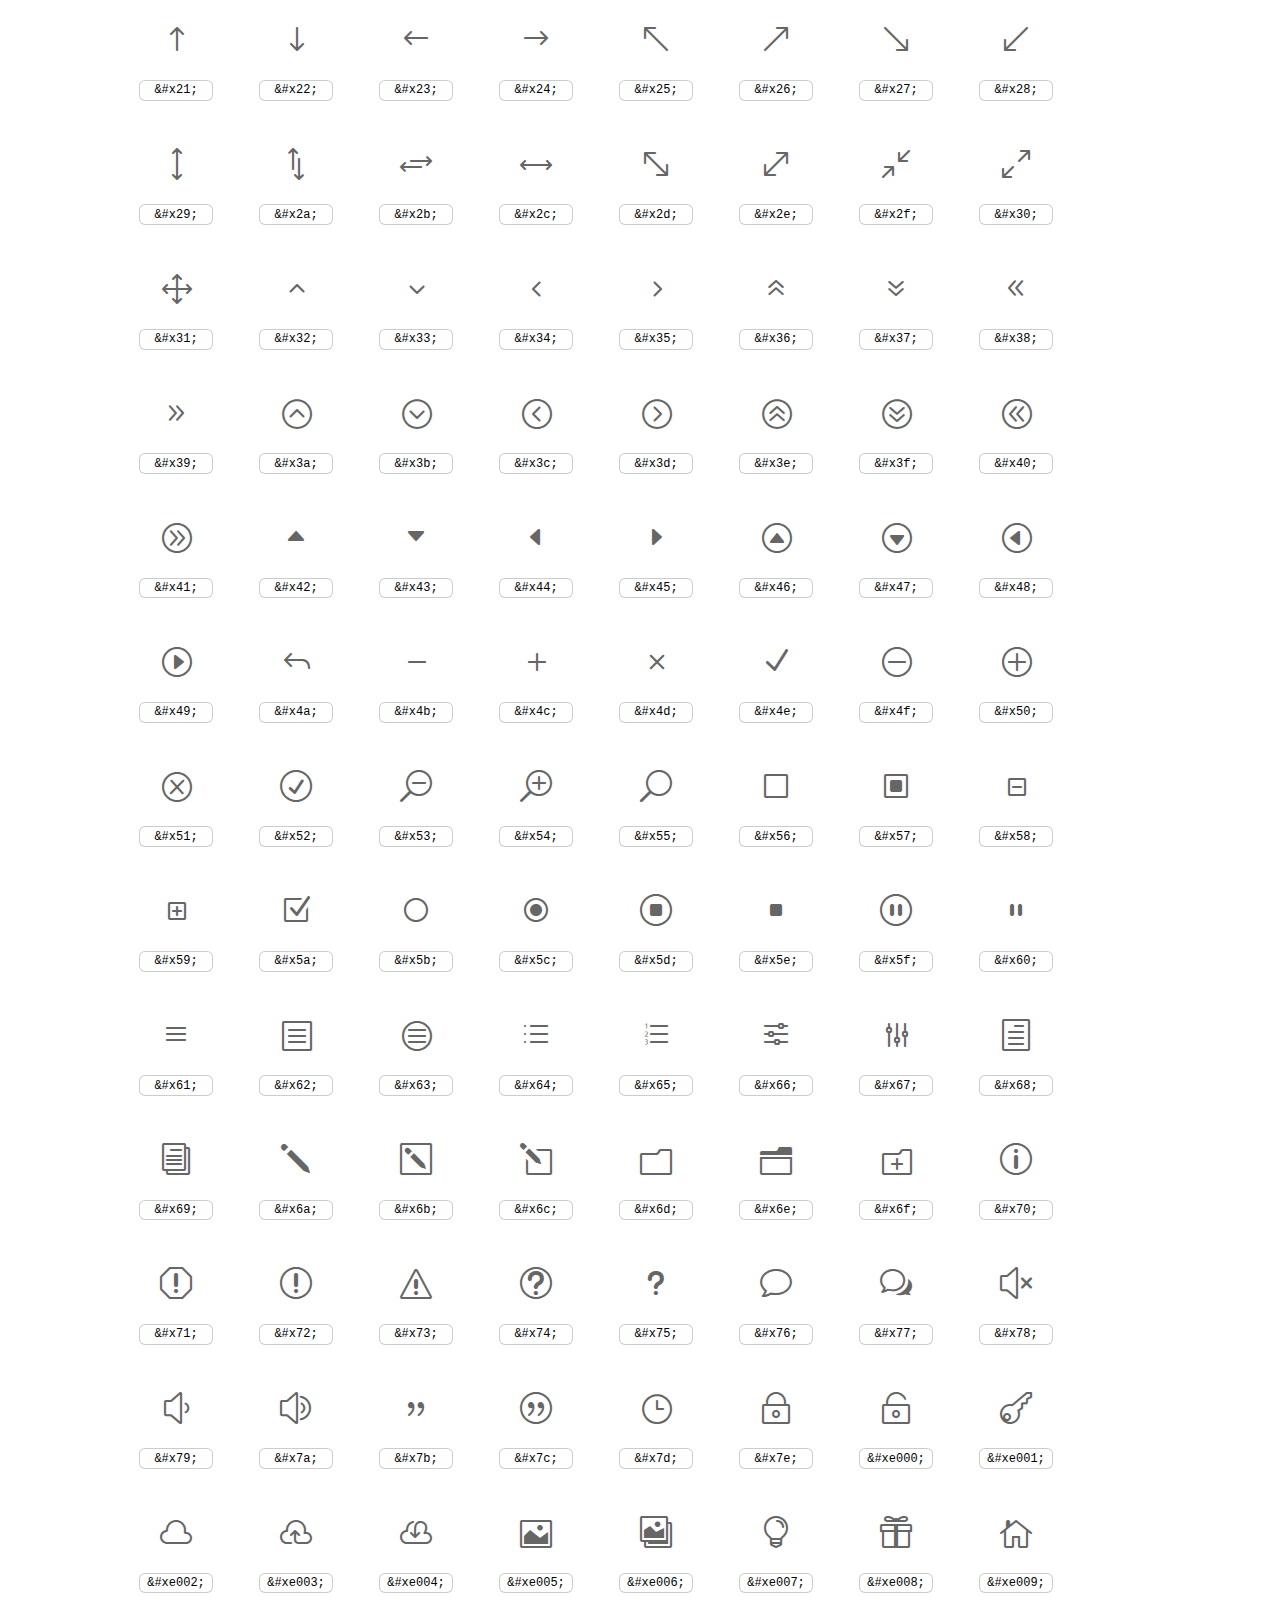
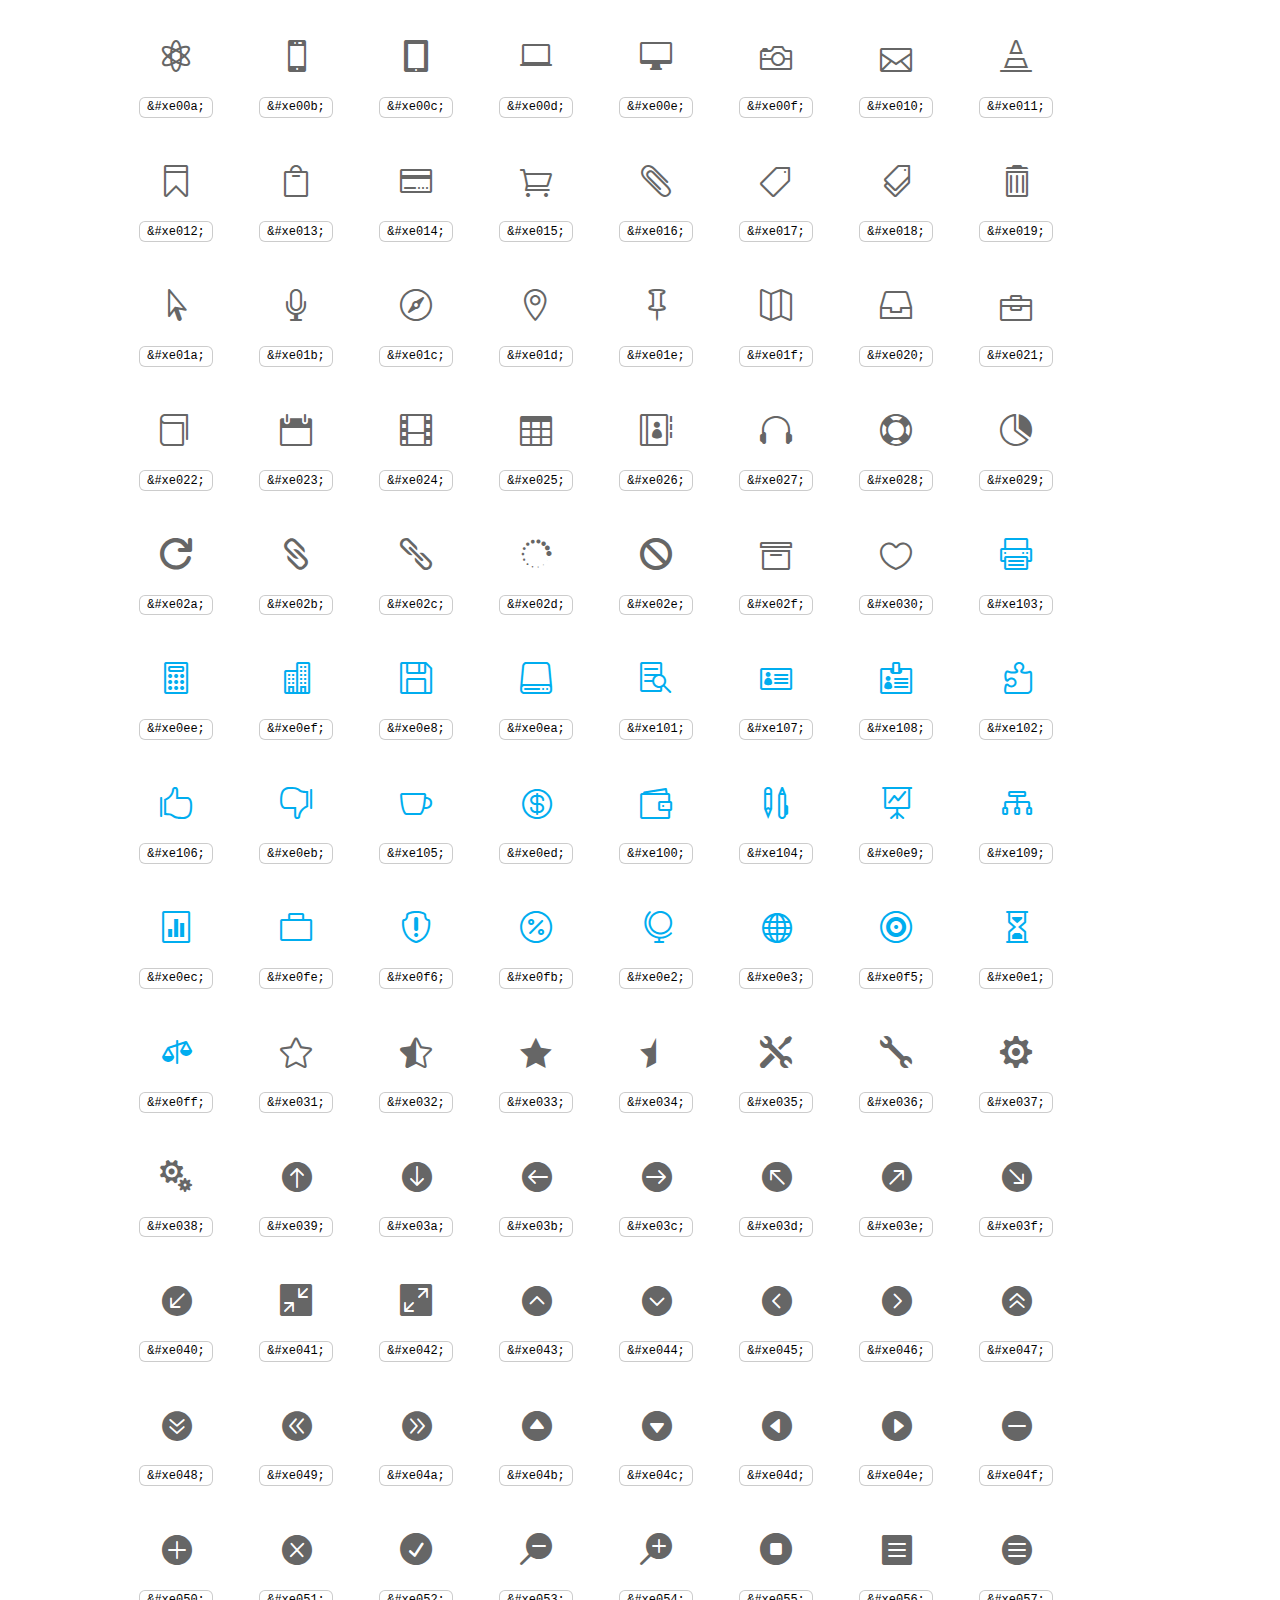
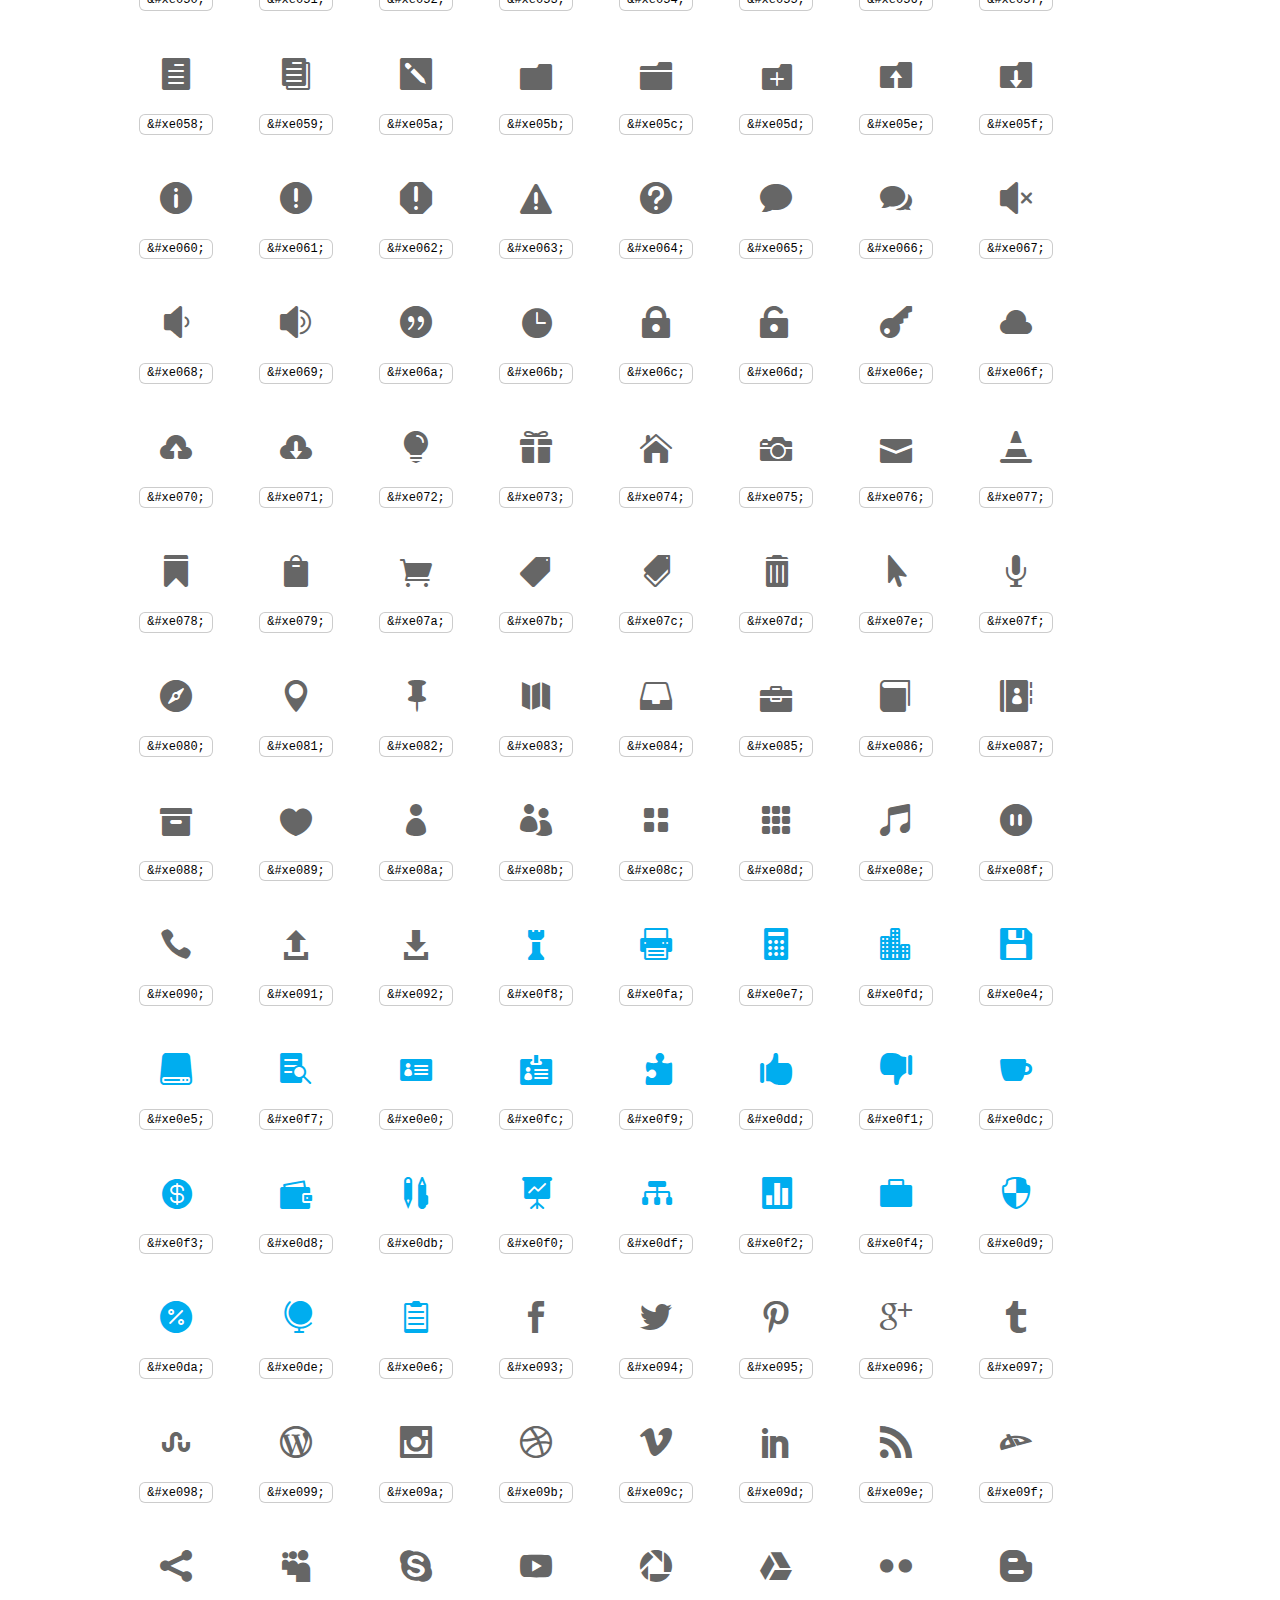
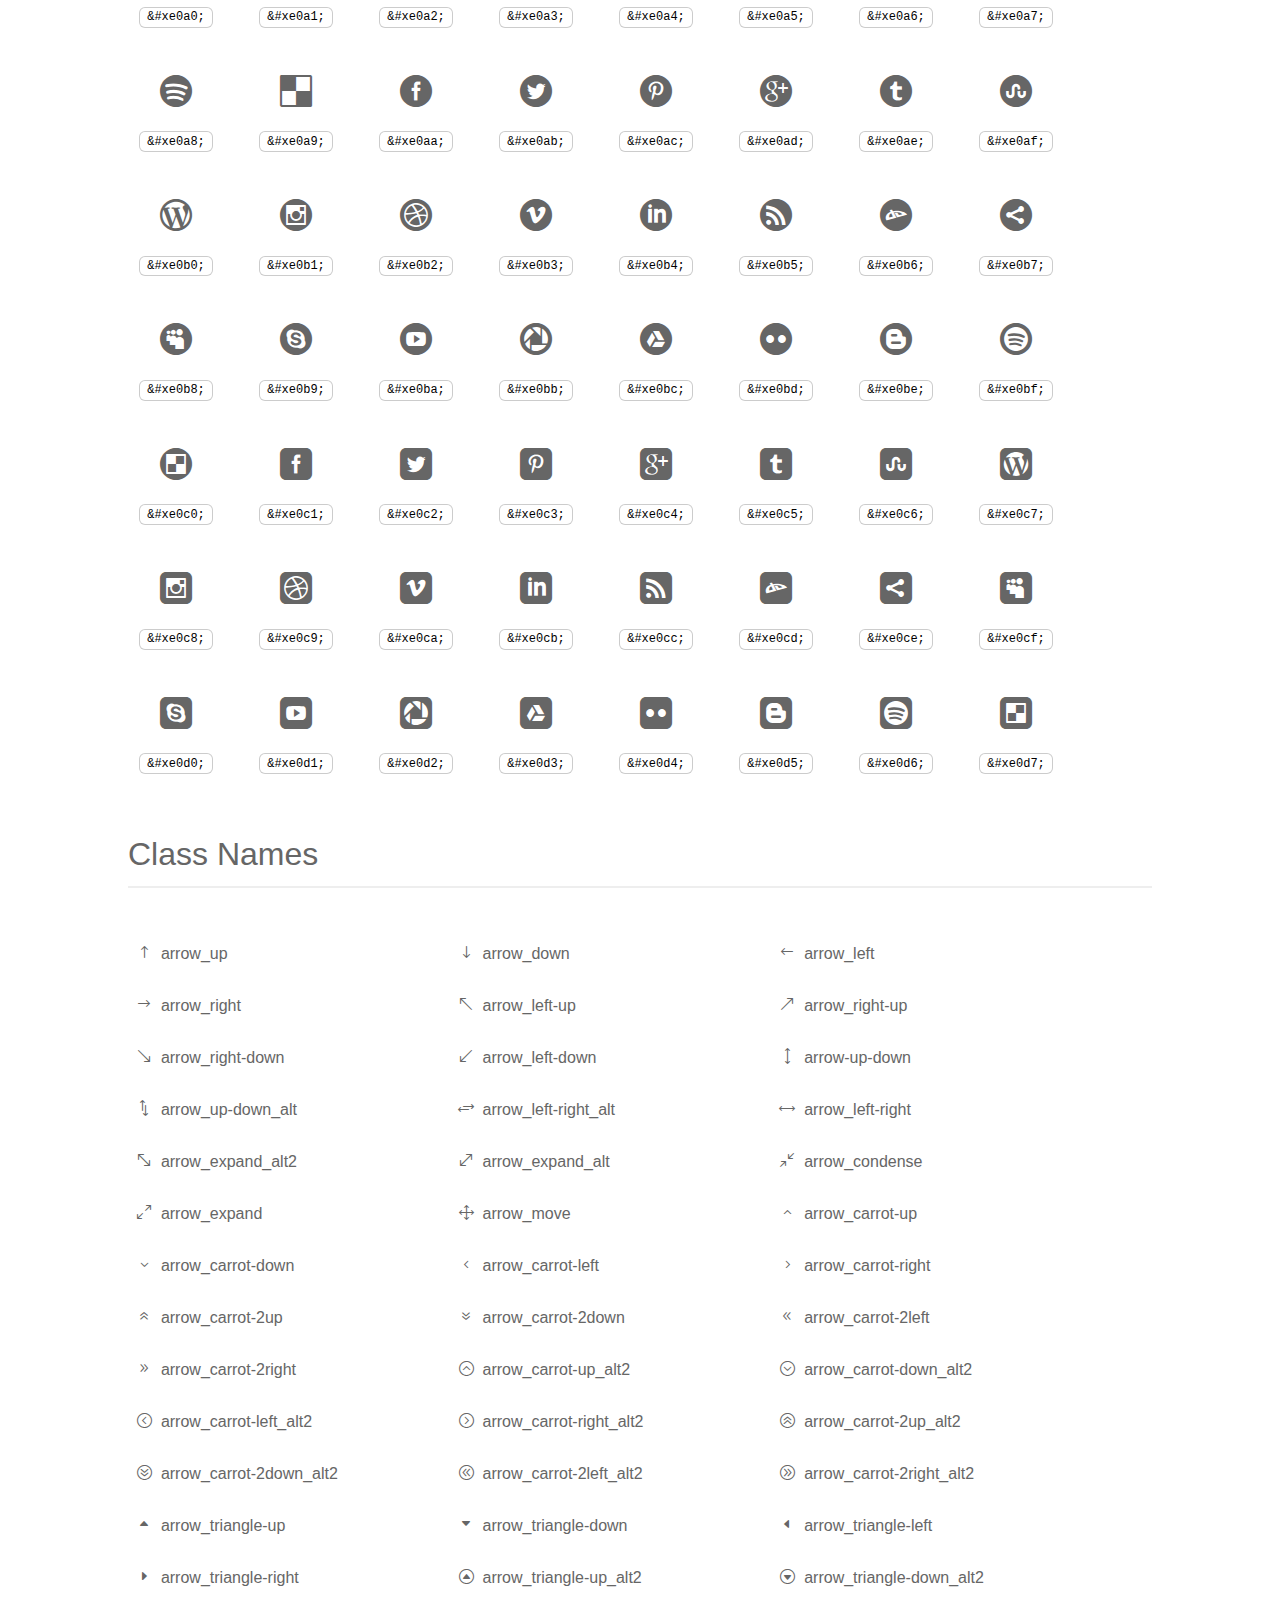
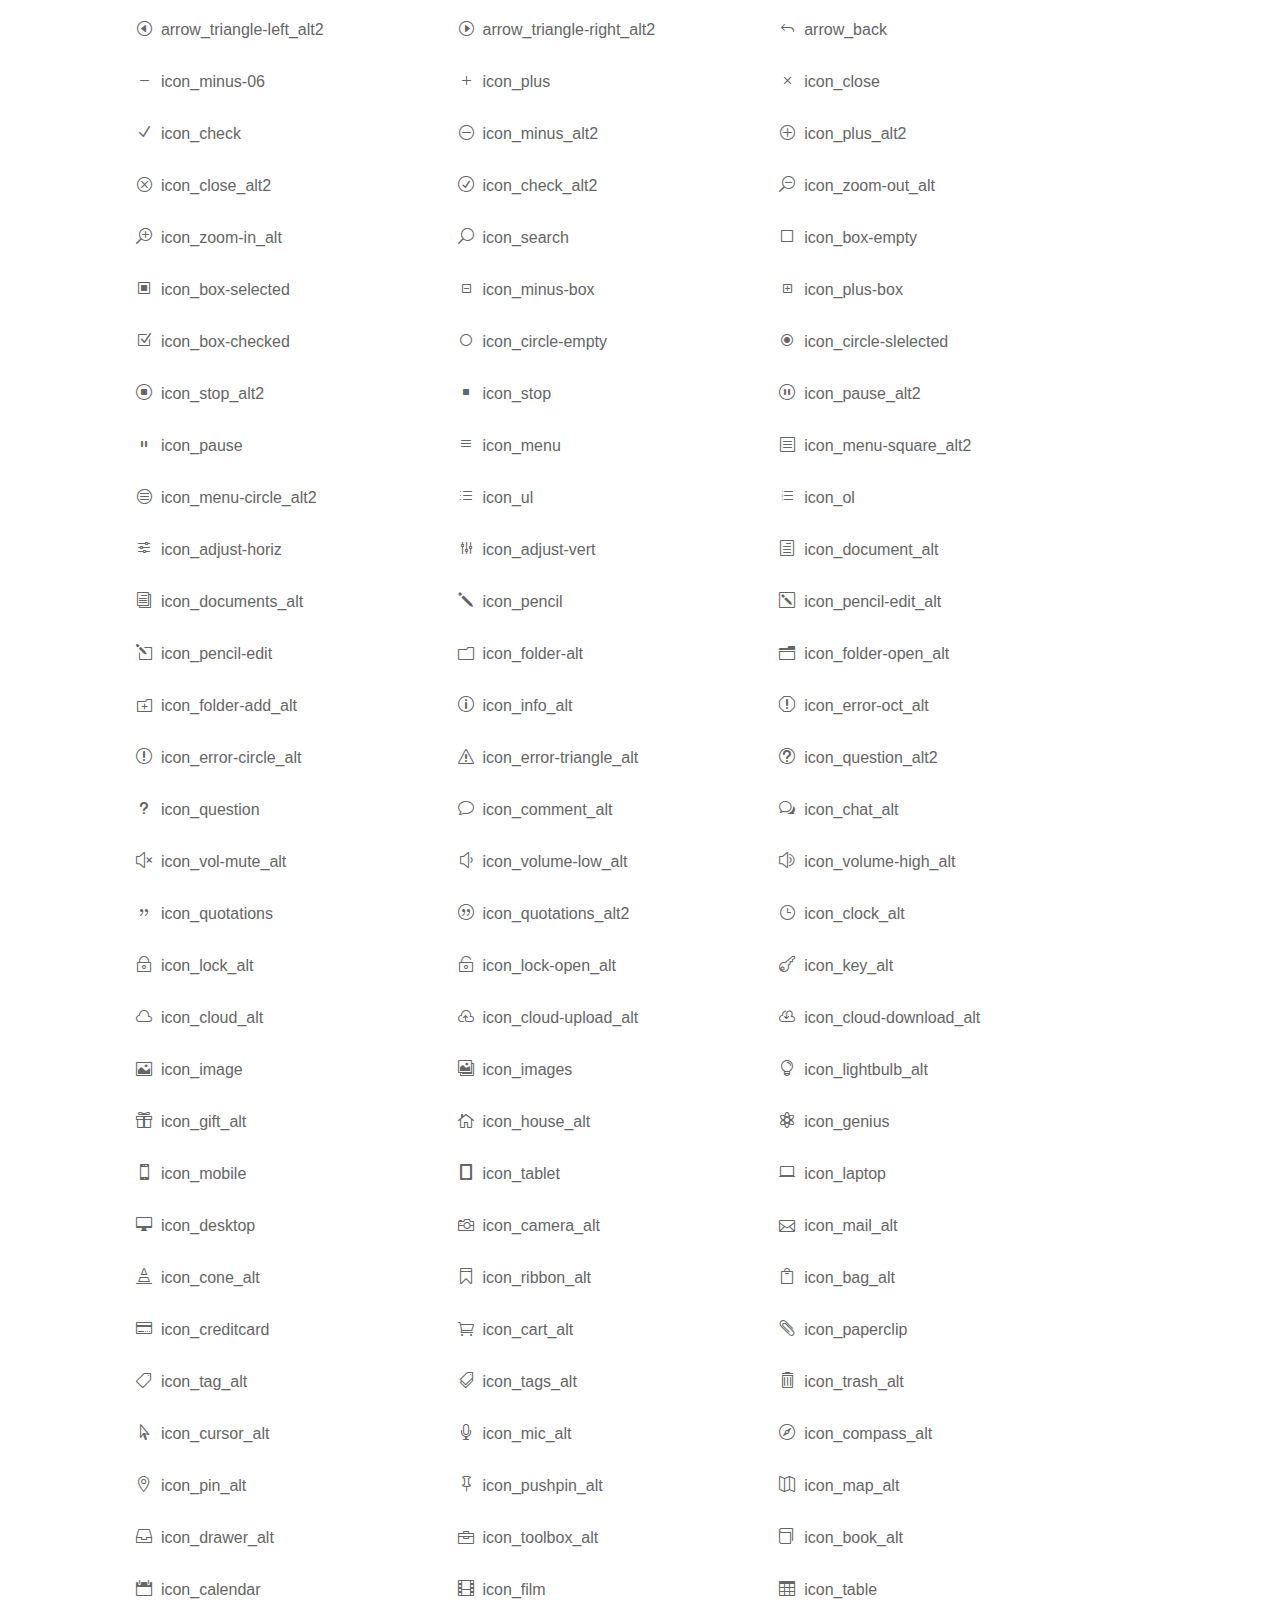
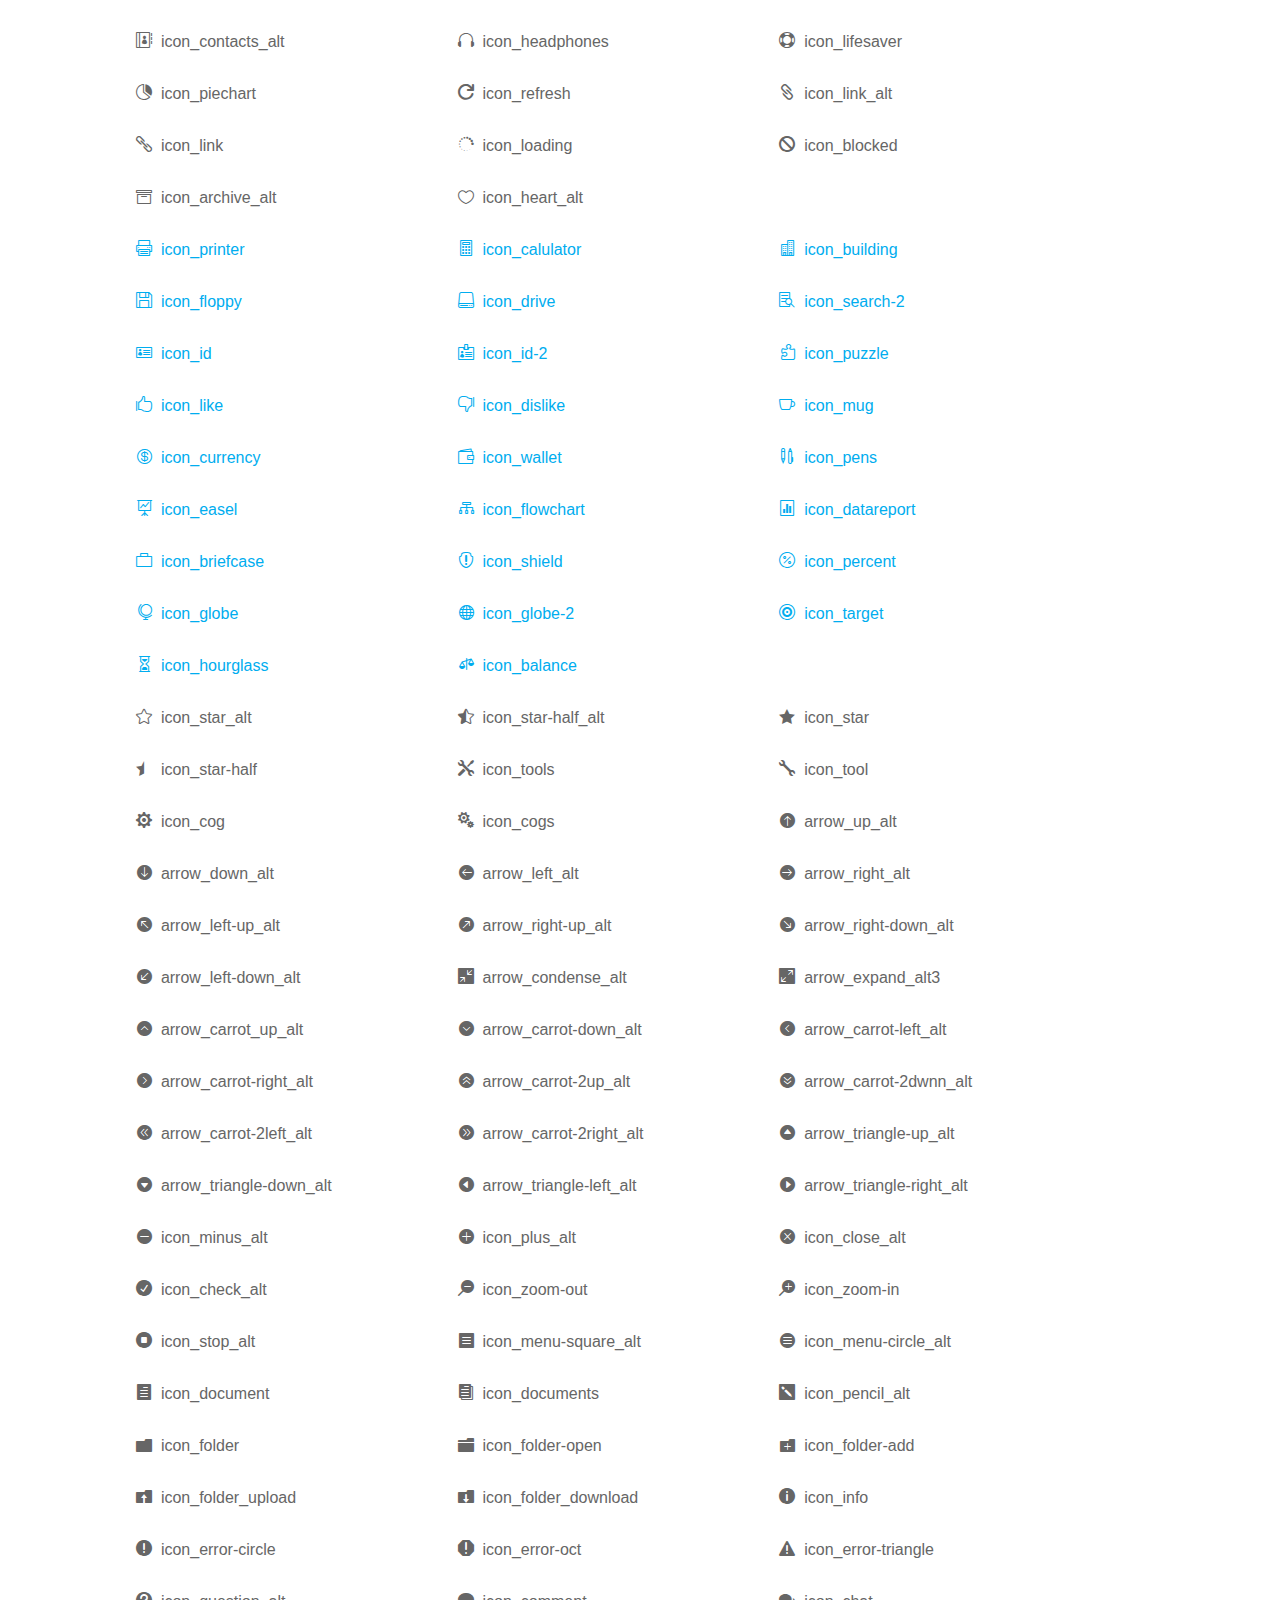
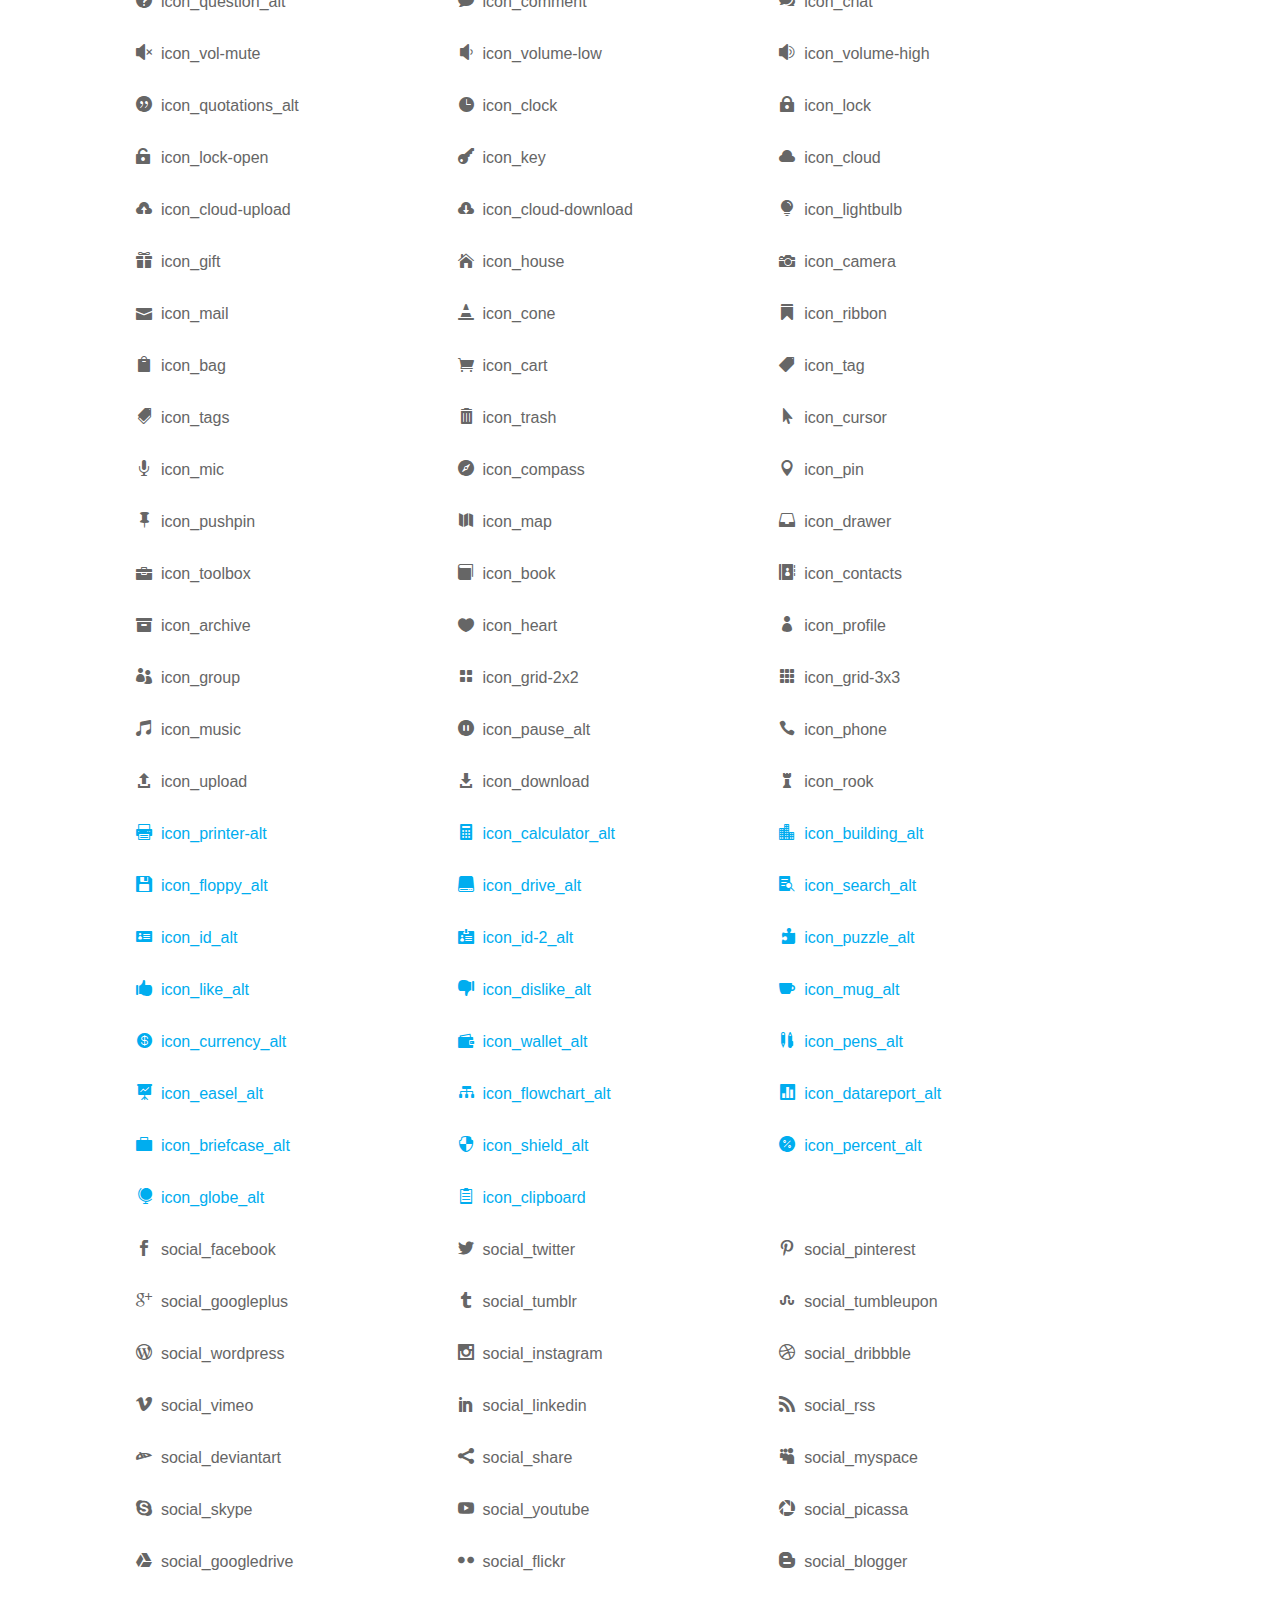
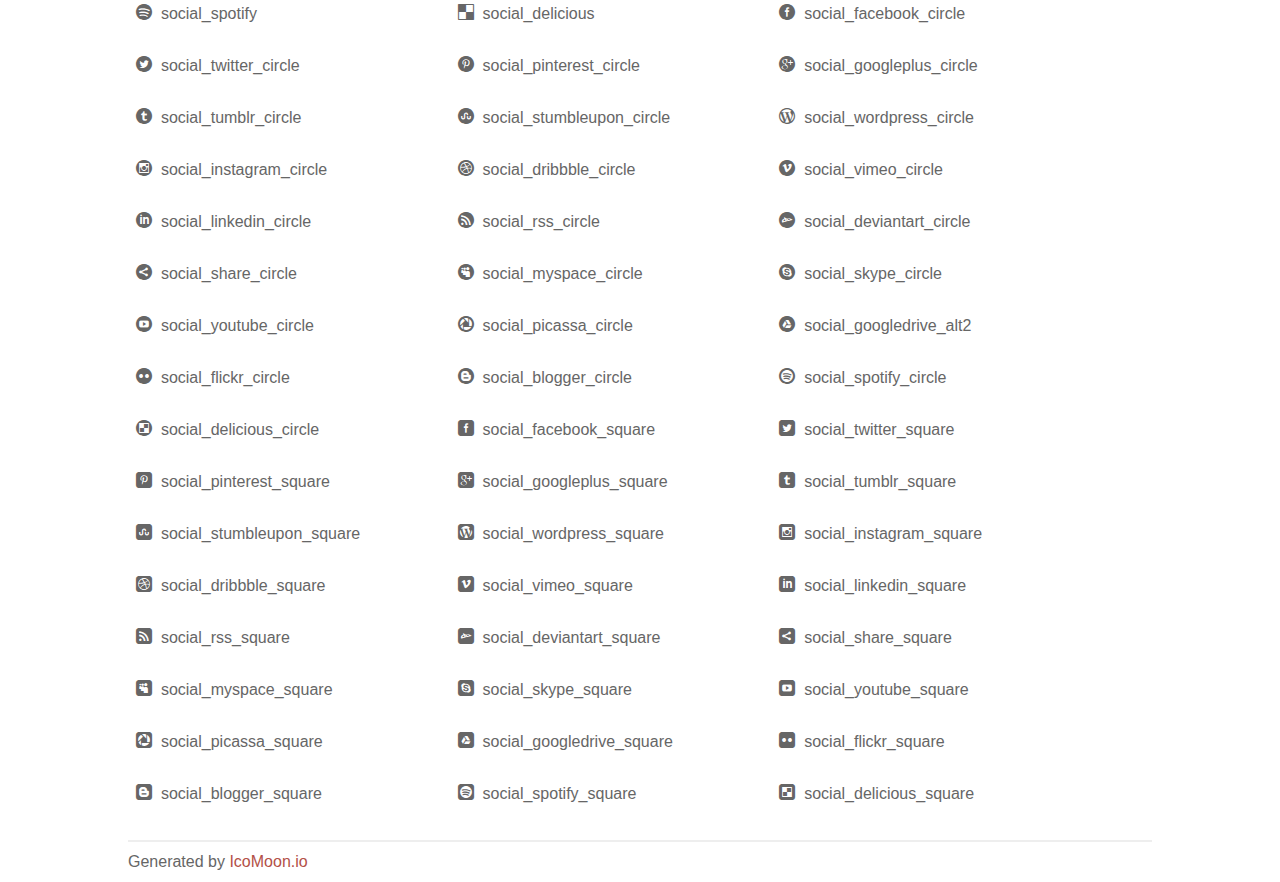
<file: css/icon_fonts/demo_icon_set_3.html>
<!doctype html>
<html>
<head>
<title>Your Font/Glyphs</title>
<link rel="stylesheet" href="css/icon_set_3.css" />
<!--[if lte IE 7]><script src="lte-ie7.js"></script><![endif]-->
<style>
	section, header, footer {display: block;}
	body {
		font-family: sans-serif;
		color: #666;
		line-height: 1.5;
		font-size: 1em;
	}
	* {
		-moz-box-sizing: border-box;
		-webkit-box-sizing: border-box;
		box-sizing: border-box;
		margin: 0;
		padding: 0;
	}
	.glyph {
		float: left;
		text-align: center;
		padding: .75em;
		margin: .4em 1.5em .75em 0;
		width: 6em;
		text-shadow: none;
	}
	
	.glyph input {
		font-family: consolas, monospace;
		font-size: 12px;
		width: 100%;
		text-align: center;
		border: 0;
		box-shadow: 0 0 0 1px #ccc;
		padding: .2em;
                -moz-border-radius: 5px;
                -webkit-border-radius: 5px;
	}
	
	

	.new {
		color:#00adef !important;
	}

	
	.w-main {
		width: 80%;
	}
	.centered {
		margin-left: auto;
		margin-right: auto;
	}
	.fs1 {
		font-size: 2em;
	}
	header {
		margin: 2em 0;
		padding-bottom: .5em;
		color: #666;
		box-shadow: 0 2px #eee;
	}
	header h1 {
		font-size: 2em;
		font-weight: normal;
	}
	.clearfix:before, .clearfix:after { content: ""; display: table; }
	.clearfix:after, .clear { clear: both; }
	footer {
		margin-top: 2em;
		padding: .5em 0;
		box-shadow: 0 -2px #eee;
	}
	a, a:visited {
		color: #B35047;
		text-decoration: none;
	}
	a:hover, a:focus {color: #000;}
	
	.box1 {
		font-size: 16px;
		display: inline-block;
		width: 30%;
		padding: .25em .5em;
		margin: 20px 10px 0 0;
	}
</style>
</head>
<body>

	<div class="w-main centered">
	<section class="mtm clearfix" id="glyphs">
	<div class="glyph">
		<div class="fs1" aria-hidden="true" data-icon="&#x21;"></div>
		<input type="text" readonly value="&amp;#x21;" />
	</div>
	<div class="glyph">
		<div class="fs1" aria-hidden="true" data-icon="&#x22;"></div>
		<input type="text" readonly value="&amp;#x22;" />
	</div>
	<div class="glyph">
		<div class="fs1" aria-hidden="true" data-icon="&#x23;"></div>
		<input type="text" readonly value="&amp;#x23;" />
	</div>
	<div class="glyph">
		<div class="fs1" aria-hidden="true" data-icon="&#x24;"></div>
		<input type="text" readonly value="&amp;#x24;" />
	</div>
	<div class="glyph">
		<div class="fs1" aria-hidden="true" data-icon="&#x25;"></div>
		<input type="text" readonly value="&amp;#x25;" />
	</div>
	<div class="glyph">
		<div class="fs1" aria-hidden="true" data-icon="&#x26;"></div>
		<input type="text" readonly value="&amp;#x26;" />
	</div>
	<div class="glyph">
		<div class="fs1" aria-hidden="true" data-icon="&#x27;"></div>
		<input type="text" readonly value="&amp;#x27;" />
	</div>
	<div class="glyph">
		<div class="fs1" aria-hidden="true" data-icon="&#x28;"></div>
		<input type="text" readonly value="&amp;#x28;" />
	</div>
	<div class="glyph">
		<div class="fs1" aria-hidden="true" data-icon="&#x29;"></div>
		<input type="text" readonly value="&amp;#x29;" />
	</div>
	<div class="glyph">
		<div class="fs1" aria-hidden="true" data-icon="&#x2a;"></div>
		<input type="text" readonly value="&amp;#x2a;" />
	</div>
	<div class="glyph">
		<div class="fs1" aria-hidden="true" data-icon="&#x2b;"></div>
		<input type="text" readonly value="&amp;#x2b;" />
	</div>
	<div class="glyph">
		<div class="fs1" aria-hidden="true" data-icon="&#x2c;"></div>
		<input type="text" readonly value="&amp;#x2c;" />
	</div>
	<div class="glyph">
		<div class="fs1" aria-hidden="true" data-icon="&#x2d;"></div>
		<input type="text" readonly value="&amp;#x2d;" />
	</div>
	<div class="glyph">
		<div class="fs1" aria-hidden="true" data-icon="&#x2e;"></div>
		<input type="text" readonly value="&amp;#x2e;" />
	</div>
	<div class="glyph">
		<div class="fs1" aria-hidden="true" data-icon="&#x2f;"></div>
		<input type="text" readonly value="&amp;#x2f;" />
	</div>
	<div class="glyph">
		<div class="fs1" aria-hidden="true" data-icon="&#x30;"></div>
		<input type="text" readonly value="&amp;#x30;" />
	</div>
	<div class="glyph">
		<div class="fs1" aria-hidden="true" data-icon="&#x31;"></div>
		<input type="text" readonly value="&amp;#x31;" />
	</div>
	<div class="glyph">
		<div class="fs1" aria-hidden="true" data-icon="&#x32;"></div>
		<input type="text" readonly value="&amp;#x32;" />
	</div>
	<div class="glyph">
		<div class="fs1" aria-hidden="true" data-icon="&#x33;"></div>
		<input type="text" readonly value="&amp;#x33;" />
	</div>
	<div class="glyph">
		<div class="fs1" aria-hidden="true" data-icon="&#x34;"></div>
		<input type="text" readonly value="&amp;#x34;" />
	</div>
	<div class="glyph">
		<div class="fs1" aria-hidden="true" data-icon="&#x35;"></div>
		<input type="text" readonly value="&amp;#x35;" />
	</div>
	<div class="glyph">
		<div class="fs1" aria-hidden="true" data-icon="&#x36;"></div>
		<input type="text" readonly value="&amp;#x36;" />
	</div>
	<div class="glyph">
		<div class="fs1" aria-hidden="true" data-icon="&#x37;"></div>
		<input type="text" readonly value="&amp;#x37;" />
	</div>
	<div class="glyph">
		<div class="fs1" aria-hidden="true" data-icon="&#x38;"></div>
		<input type="text" readonly value="&amp;#x38;" />
	</div>
	<div class="glyph">
		<div class="fs1" aria-hidden="true" data-icon="&#x39;"></div>
		<input type="text" readonly value="&amp;#x39;" />
	</div>
	<div class="glyph">
		<div class="fs1" aria-hidden="true" data-icon="&#x3a;"></div>
		<input type="text" readonly value="&amp;#x3a;" />
	</div>
	<div class="glyph">
		<div class="fs1" aria-hidden="true" data-icon="&#x3b;"></div>
		<input type="text" readonly value="&amp;#x3b;" />
	</div>
	<div class="glyph">
		<div class="fs1" aria-hidden="true" data-icon="&#x3c;"></div>
		<input type="text" readonly value="&amp;#x3c;" />
	</div>
	<div class="glyph">
		<div class="fs1" aria-hidden="true" data-icon="&#x3d;"></div>
		<input type="text" readonly value="&amp;#x3d;" />
	</div>
	<div class="glyph">
		<div class="fs1" aria-hidden="true" data-icon="&#x3e;"></div>
		<input type="text" readonly value="&amp;#x3e;" />
	</div>
	<div class="glyph">
		<div class="fs1" aria-hidden="true" data-icon="&#x3f;"></div>
		<input type="text" readonly value="&amp;#x3f;" />
	</div>
	<div class="glyph">
		<div class="fs1" aria-hidden="true" data-icon="&#x40;"></div>
		<input type="text" readonly value="&amp;#x40;" />
	</div>
	<div class="glyph">
		<div class="fs1" aria-hidden="true" data-icon="&#x41;"></div>
		<input type="text" readonly value="&amp;#x41;" />
	</div>
	<div class="glyph">
		<div class="fs1" aria-hidden="true" data-icon="&#x42;"></div>
		<input type="text" readonly value="&amp;#x42;" />
	</div>
	<div class="glyph">
		<div class="fs1" aria-hidden="true" data-icon="&#x43;"></div>
		<input type="text" readonly value="&amp;#x43;" />
	</div>
	<div class="glyph">
		<div class="fs1" aria-hidden="true" data-icon="&#x44;"></div>
		<input type="text" readonly value="&amp;#x44;" />
	</div>
	<div class="glyph">
		<div class="fs1" aria-hidden="true" data-icon="&#x45;"></div>
		<input type="text" readonly value="&amp;#x45;" />
	</div>
	<div class="glyph">
		<div class="fs1" aria-hidden="true" data-icon="&#x46;"></div>
		<input type="text" readonly value="&amp;#x46;" />
	</div>
	<div class="glyph">
		<div class="fs1" aria-hidden="true" data-icon="&#x47;"></div>
		<input type="text" readonly value="&amp;#x47;" />
	</div>
	<div class="glyph">
		<div class="fs1" aria-hidden="true" data-icon="&#x48;"></div>
		<input type="text" readonly value="&amp;#x48;" />
	</div>
	<div class="glyph">
		<div class="fs1" aria-hidden="true" data-icon="&#x49;"></div>
		<input type="text" readonly value="&amp;#x49;" />
	</div>
	<div class="glyph">
		<div class="fs1" aria-hidden="true" data-icon="&#x4a;"></div>
		<input type="text" readonly value="&amp;#x4a;" />
	</div>
	<div class="glyph">
		<div class="fs1" aria-hidden="true" data-icon="&#x4b;"></div>
		<input type="text" readonly value="&amp;#x4b;" />
	</div>
	<div class="glyph">
		<div class="fs1" aria-hidden="true" data-icon="&#x4c;"></div>
		<input type="text" readonly value="&amp;#x4c;" />
	</div>
	<div class="glyph">
		<div class="fs1" aria-hidden="true" data-icon="&#x4d;"></div>
		<input type="text" readonly value="&amp;#x4d;" />
	</div>
	<div class="glyph">
		<div class="fs1" aria-hidden="true" data-icon="&#x4e;"></div>
		<input type="text" readonly value="&amp;#x4e;" />
	</div>
	<div class="glyph">
		<div class="fs1" aria-hidden="true" data-icon="&#x4f;"></div>
		<input type="text" readonly value="&amp;#x4f;" />
	</div>
	<div class="glyph">
		<div class="fs1" aria-hidden="true" data-icon="&#x50;"></div>
		<input type="text" readonly value="&amp;#x50;" />
	</div>
	<div class="glyph">
		<div class="fs1" aria-hidden="true" data-icon="&#x51;"></div>
		<input type="text" readonly value="&amp;#x51;" />
	</div>
	<div class="glyph">
		<div class="fs1" aria-hidden="true" data-icon="&#x52;"></div>
		<input type="text" readonly value="&amp;#x52;" />
	</div>
	<div class="glyph">
		<div class="fs1" aria-hidden="true" data-icon="&#x53;"></div>
		<input type="text" readonly value="&amp;#x53;" />
	</div>
	<div class="glyph">
		<div class="fs1" aria-hidden="true" data-icon="&#x54;"></div>
		<input type="text" readonly value="&amp;#x54;" />
	</div>
	<div class="glyph">
		<div class="fs1" aria-hidden="true" data-icon="&#x55;"></div>
		<input type="text" readonly value="&amp;#x55;" />
	</div>
	<div class="glyph">
		<div class="fs1" aria-hidden="true" data-icon="&#x56;"></div>
		<input type="text" readonly value="&amp;#x56;" />
	</div>
	<div class="glyph">
		<div class="fs1" aria-hidden="true" data-icon="&#x57;"></div>
		<input type="text" readonly value="&amp;#x57;" />
	</div>
	<div class="glyph">
		<div class="fs1" aria-hidden="true" data-icon="&#x58;"></div>
		<input type="text" readonly value="&amp;#x58;" />
	</div>
	<div class="glyph">
		<div class="fs1" aria-hidden="true" data-icon="&#x59;"></div>
		<input type="text" readonly value="&amp;#x59;" />
	</div>
	<div class="glyph">
		<div class="fs1" aria-hidden="true" data-icon="&#x5a;"></div>
		<input type="text" readonly value="&amp;#x5a;" />
	</div>
	<div class="glyph">
		<div class="fs1" aria-hidden="true" data-icon="&#x5b;"></div>
		<input type="text" readonly value="&amp;#x5b;" />
	</div>
	<div class="glyph">
		<div class="fs1" aria-hidden="true" data-icon="&#x5c;"></div>
		<input type="text" readonly value="&amp;#x5c;" />
	</div>
	<div class="glyph">
		<div class="fs1" aria-hidden="true" data-icon="&#x5d;"></div>
		<input type="text" readonly value="&amp;#x5d;" />
	</div>
	<div class="glyph">
		<div class="fs1" aria-hidden="true" data-icon="&#x5e;"></div>
		<input type="text" readonly value="&amp;#x5e;" />
	</div>
	<div class="glyph">
		<div class="fs1" aria-hidden="true" data-icon="&#x5f;"></div>
		<input type="text" readonly value="&amp;#x5f;" />
	</div>
	<div class="glyph">
		<div class="fs1" aria-hidden="true" data-icon="&#x60;"></div>
		<input type="text" readonly value="&amp;#x60;" />
	</div>
	<div class="glyph">
		<div class="fs1" aria-hidden="true" data-icon="&#x61;"></div>
		<input type="text" readonly value="&amp;#x61;" />
	</div>
	<div class="glyph">
		<div class="fs1" aria-hidden="true" data-icon="&#x62;"></div>
		<input type="text" readonly value="&amp;#x62;" />
	</div>
	<div class="glyph">
		<div class="fs1" aria-hidden="true" data-icon="&#x63;"></div>
		<input type="text" readonly value="&amp;#x63;" />
	</div>
	<div class="glyph">
		<div class="fs1" aria-hidden="true" data-icon="&#x64;"></div>
		<input type="text" readonly value="&amp;#x64;" />
	</div>
	<div class="glyph">
		<div class="fs1" aria-hidden="true" data-icon="&#x65;"></div>
		<input type="text" readonly value="&amp;#x65;" />
	</div>
	<div class="glyph">
		<div class="fs1" aria-hidden="true" data-icon="&#x66;"></div>
		<input type="text" readonly value="&amp;#x66;" />
	</div>
	<div class="glyph">
		<div class="fs1" aria-hidden="true" data-icon="&#x67;"></div>
		<input type="text" readonly value="&amp;#x67;" />
	</div>
	<div class="glyph">
		<div class="fs1" aria-hidden="true" data-icon="&#x68;"></div>
		<input type="text" readonly value="&amp;#x68;" />
	</div>
	<div class="glyph">
		<div class="fs1" aria-hidden="true" data-icon="&#x69;"></div>
		<input type="text" readonly value="&amp;#x69;" />
	</div>
	<div class="glyph">
		<div class="fs1" aria-hidden="true" data-icon="&#x6a;"></div>
		<input type="text" readonly value="&amp;#x6a;" />
	</div>
	<div class="glyph">
		<div class="fs1" aria-hidden="true" data-icon="&#x6b;"></div>
		<input type="text" readonly value="&amp;#x6b;" />
	</div>
	<div class="glyph">
		<div class="fs1" aria-hidden="true" data-icon="&#x6c;"></div>
		<input type="text" readonly value="&amp;#x6c;" />
	</div>
	<div class="glyph">
		<div class="fs1" aria-hidden="true" data-icon="&#x6d;"></div>
		<input type="text" readonly value="&amp;#x6d;" />
	</div>
	<div class="glyph">
		<div class="fs1" aria-hidden="true" data-icon="&#x6e;"></div>
		<input type="text" readonly value="&amp;#x6e;" />
	</div>
	<div class="glyph">
		<div class="fs1" aria-hidden="true" data-icon="&#x6f;"></div>
		<input type="text" readonly value="&amp;#x6f;" />
	</div>
	<div class="glyph">
		<div class="fs1" aria-hidden="true" data-icon="&#x70;"></div>
		<input type="text" readonly value="&amp;#x70;" />
	</div>
	<div class="glyph">
		<div class="fs1" aria-hidden="true" data-icon="&#x71;"></div>
		<input type="text" readonly value="&amp;#x71;" />
	</div>
	<div class="glyph">
		<div class="fs1" aria-hidden="true" data-icon="&#x72;"></div>
		<input type="text" readonly value="&amp;#x72;" />
	</div>
	<div class="glyph">
		<div class="fs1" aria-hidden="true" data-icon="&#x73;"></div>
		<input type="text" readonly value="&amp;#x73;" />
	</div>
	<div class="glyph">
		<div class="fs1" aria-hidden="true" data-icon="&#x74;"></div>
		<input type="text" readonly value="&amp;#x74;" />
	</div>
	<div class="glyph">
		<div class="fs1" aria-hidden="true" data-icon="&#x75;"></div>
		<input type="text" readonly value="&amp;#x75;" />
	</div>
	<div class="glyph">
		<div class="fs1" aria-hidden="true" data-icon="&#x76;"></div>
		<input type="text" readonly value="&amp;#x76;" />
	</div>
	<div class="glyph">
		<div class="fs1" aria-hidden="true" data-icon="&#x77;"></div>
		<input type="text" readonly value="&amp;#x77;" />
	</div>
	<div class="glyph">
		<div class="fs1" aria-hidden="true" data-icon="&#x78;"></div>
		<input type="text" readonly value="&amp;#x78;" />
	</div>
	<div class="glyph">
		<div class="fs1" aria-hidden="true" data-icon="&#x79;"></div>
		<input type="text" readonly value="&amp;#x79;" />
	</div>
	<div class="glyph">
		<div class="fs1" aria-hidden="true" data-icon="&#x7a;"></div>
		<input type="text" readonly value="&amp;#x7a;" />
	</div>
	<div class="glyph">
		<div class="fs1" aria-hidden="true" data-icon="&#x7b;"></div>
		<input type="text" readonly value="&amp;#x7b;" />
	</div>
	<div class="glyph">
		<div class="fs1" aria-hidden="true" data-icon="&#x7c;"></div>
		<input type="text" readonly value="&amp;#x7c;" />
	</div>
	<div class="glyph">
		<div class="fs1" aria-hidden="true" data-icon="&#x7d;"></div>
		<input type="text" readonly value="&amp;#x7d;" />
	</div>
	<div class="glyph">
		<div class="fs1" aria-hidden="true" data-icon="&#x7e;"></div>
		<input type="text" readonly value="&amp;#x7e;" />
	</div>
	<div class="glyph">
		<div class="fs1" aria-hidden="true" data-icon="&#xe000;"></div>
		<input type="text" readonly value="&amp;#xe000;" />
	</div>
	<div class="glyph">
		<div class="fs1" aria-hidden="true" data-icon="&#xe001;"></div>
		<input type="text" readonly value="&amp;#xe001;" />
	</div>
	<div class="glyph">
		<div class="fs1" aria-hidden="true" data-icon="&#xe002;"></div>
		<input type="text" readonly value="&amp;#xe002;" />
	</div>
	<div class="glyph">
		<div class="fs1" aria-hidden="true" data-icon="&#xe003;"></div>
		<input type="text" readonly value="&amp;#xe003;" />
	</div>
	<div class="glyph">
		<div class="fs1" aria-hidden="true" data-icon="&#xe004;"></div>
		<input type="text" readonly value="&amp;#xe004;" />
	</div>
	<div class="glyph">
		<div class="fs1" aria-hidden="true" data-icon="&#xe005;"></div>
		<input type="text" readonly value="&amp;#xe005;" />
	</div>
	<div class="glyph">
		<div class="fs1" aria-hidden="true" data-icon="&#xe006;"></div>
		<input type="text" readonly value="&amp;#xe006;" />
	</div>
	<div class="glyph">
		<div class="fs1" aria-hidden="true" data-icon="&#xe007;"></div>
		<input type="text" readonly value="&amp;#xe007;" />
	</div>
	<div class="glyph">
		<div class="fs1" aria-hidden="true" data-icon="&#xe008;"></div>
		<input type="text" readonly value="&amp;#xe008;" />
	</div>
	<div class="glyph">
		<div class="fs1" aria-hidden="true" data-icon="&#xe009;"></div>
		<input type="text" readonly value="&amp;#xe009;" />
	</div>
	<div class="glyph">
		<div class="fs1" aria-hidden="true" data-icon="&#xe00a;"></div>
		<input type="text" readonly value="&amp;#xe00a;" />
	</div>
	<div class="glyph">
		<div class="fs1" aria-hidden="true" data-icon="&#xe00b;"></div>
		<input type="text" readonly value="&amp;#xe00b;" />
	</div>
	<div class="glyph">
		<div class="fs1" aria-hidden="true" data-icon="&#xe00c;"></div>
		<input type="text" readonly value="&amp;#xe00c;" />
	</div>
	<div class="glyph">
		<div class="fs1" aria-hidden="true" data-icon="&#xe00d;"></div>
		<input type="text" readonly value="&amp;#xe00d;" />
	</div>
	<div class="glyph">
		<div class="fs1" aria-hidden="true" data-icon="&#xe00e;"></div>
		<input type="text" readonly value="&amp;#xe00e;" />
	</div>
	<div class="glyph">
		<div class="fs1" aria-hidden="true" data-icon="&#xe00f;"></div>
		<input type="text" readonly value="&amp;#xe00f;" />
	</div>
	<div class="glyph">
		<div class="fs1" aria-hidden="true" data-icon="&#xe010;"></div>
		<input type="text" readonly value="&amp;#xe010;" />
	</div>
	<div class="glyph">
		<div class="fs1" aria-hidden="true" data-icon="&#xe011;"></div>
		<input type="text" readonly value="&amp;#xe011;" />
	</div>
	<div class="glyph">
		<div class="fs1" aria-hidden="true" data-icon="&#xe012;"></div>
		<input type="text" readonly value="&amp;#xe012;" />
	</div>
	<div class="glyph">
		<div class="fs1" aria-hidden="true" data-icon="&#xe013;"></div>
		<input type="text" readonly value="&amp;#xe013;" />
	</div>
	<div class="glyph">
		<div class="fs1" aria-hidden="true" data-icon="&#xe014;"></div>
		<input type="text" readonly value="&amp;#xe014;" />
	</div>
	<div class="glyph">
		<div class="fs1" aria-hidden="true" data-icon="&#xe015;"></div>
		<input type="text" readonly value="&amp;#xe015;" />
	</div>
	<div class="glyph">
		<div class="fs1" aria-hidden="true" data-icon="&#xe016;"></div>
		<input type="text" readonly value="&amp;#xe016;" />
	</div>
	<div class="glyph">
		<div class="fs1" aria-hidden="true" data-icon="&#xe017;"></div>
		<input type="text" readonly value="&amp;#xe017;" />
	</div>
	<div class="glyph">
		<div class="fs1" aria-hidden="true" data-icon="&#xe018;"></div>
		<input type="text" readonly value="&amp;#xe018;" />
	</div>
	<div class="glyph">
		<div class="fs1" aria-hidden="true" data-icon="&#xe019;"></div>
		<input type="text" readonly value="&amp;#xe019;" />
	</div>
	<div class="glyph">
		<div class="fs1" aria-hidden="true" data-icon="&#xe01a;"></div>
		<input type="text" readonly value="&amp;#xe01a;" />
	</div>
	<div class="glyph">
		<div class="fs1" aria-hidden="true" data-icon="&#xe01b;"></div>
		<input type="text" readonly value="&amp;#xe01b;" />
	</div>
	<div class="glyph">
		<div class="fs1" aria-hidden="true" data-icon="&#xe01c;"></div>
		<input type="text" readonly value="&amp;#xe01c;" />
	</div>
	<div class="glyph">
		<div class="fs1" aria-hidden="true" data-icon="&#xe01d;"></div>
		<input type="text" readonly value="&amp;#xe01d;" />
	</div>
	<div class="glyph">
		<div class="fs1" aria-hidden="true" data-icon="&#xe01e;"></div>
		<input type="text" readonly value="&amp;#xe01e;" />
	</div>
	<div class="glyph">
		<div class="fs1" aria-hidden="true" data-icon="&#xe01f;"></div>
		<input type="text" readonly value="&amp;#xe01f;" />
	</div>
	<div class="glyph">
		<div class="fs1" aria-hidden="true" data-icon="&#xe020;"></div>
		<input type="text" readonly value="&amp;#xe020;" />
	</div>
	<div class="glyph">
		<div class="fs1" aria-hidden="true" data-icon="&#xe021;"></div>
		<input type="text" readonly value="&amp;#xe021;" />
	</div>
	<div class="glyph">
		<div class="fs1" aria-hidden="true" data-icon="&#xe022;"></div>
		<input type="text" readonly value="&amp;#xe022;" />
	</div>
	<div class="glyph">
		<div class="fs1" aria-hidden="true" data-icon="&#xe023;"></div>
		<input type="text" readonly value="&amp;#xe023;" />
	</div>
	<div class="glyph">
		<div class="fs1" aria-hidden="true" data-icon="&#xe024;"></div>
		<input type="text" readonly value="&amp;#xe024;" />
	</div>
	<div class="glyph">
		<div class="fs1" aria-hidden="true" data-icon="&#xe025;"></div>
		<input type="text" readonly value="&amp;#xe025;" />
	</div>
	<div class="glyph">
		<div class="fs1" aria-hidden="true" data-icon="&#xe026;"></div>
		<input type="text" readonly value="&amp;#xe026;" />
	</div>
	<div class="glyph">
		<div class="fs1" aria-hidden="true" data-icon="&#xe027;"></div>
		<input type="text" readonly value="&amp;#xe027;" />
	</div>
	<div class="glyph">
		<div class="fs1" aria-hidden="true" data-icon="&#xe028;"></div>
		<input type="text" readonly value="&amp;#xe028;" />
	</div>
	<div class="glyph">
		<div class="fs1" aria-hidden="true" data-icon="&#xe029;"></div>
		<input type="text" readonly value="&amp;#xe029;" />
	</div>
	<div class="glyph">
		<div class="fs1" aria-hidden="true" data-icon="&#xe02a;"></div>
		<input type="text" readonly value="&amp;#xe02a;" />
	</div>
	<div class="glyph">
		<div class="fs1" aria-hidden="true" data-icon="&#xe02b;"></div>
		<input type="text" readonly value="&amp;#xe02b;" />
	</div>
	<div class="glyph">
		<div class="fs1" aria-hidden="true" data-icon="&#xe02c;"></div>
		<input type="text" readonly value="&amp;#xe02c;" />
	</div>
	<div class="glyph">
		<div class="fs1" aria-hidden="true" data-icon="&#xe02d;"></div>
		<input type="text" readonly value="&amp;#xe02d;" />
	</div>
	<div class="glyph">
		<div class="fs1" aria-hidden="true" data-icon="&#xe02e;"></div>
		<input type="text" readonly value="&amp;#xe02e;" />
	</div>
	<div class="glyph">
		<div class="fs1" aria-hidden="true" data-icon="&#xe02f;"></div>
		<input type="text" readonly value="&amp;#xe02f;" />
	</div>
	<div class="glyph">
		<div class="fs1" aria-hidden="true" data-icon="&#xe030;"></div>
		<input type="text" readonly value="&amp;#xe030;" />
	</div>
    
    <div class="new">
    
    <div class="glyph">
		<div class="fs1" aria-hidden="true" data-icon="&#xe103;"></div>
		<input type="text" readonly value="&amp;#xe103;" />
	</div>
	<div class="glyph">
		<div class="fs1" aria-hidden="true" data-icon="&#xe0ee;"></div>
		<input type="text" readonly value="&amp;#xe0ee;" />
	</div>
	<div class="glyph">
		<div class="fs1" aria-hidden="true" data-icon="&#xe0ef;"></div>
		<input type="text" readonly value="&amp;#xe0ef;" />
	</div>
	<div class="glyph">
		<div class="fs1" aria-hidden="true" data-icon="&#xe0e8;"></div>
		<input type="text" readonly value="&amp;#xe0e8;" />
	</div>
	<div class="glyph">
		<div class="fs1" aria-hidden="true" data-icon="&#xe0ea;"></div>
		<input type="text" readonly value="&amp;#xe0ea;" />
	</div>
	<div class="glyph">
		<div class="fs1" aria-hidden="true" data-icon="&#xe101;"></div>
		<input type="text" readonly value="&amp;#xe101;" />
	</div>
	<div class="glyph">
		<div class="fs1" aria-hidden="true" data-icon="&#xe107;"></div>
		<input type="text" readonly value="&amp;#xe107;" />
	</div>
	<div class="glyph">
		<div class="fs1" aria-hidden="true" data-icon="&#xe108;"></div>
		<input type="text" readonly value="&amp;#xe108;" />
	</div>
	<div class="glyph">
		<div class="fs1" aria-hidden="true" data-icon="&#xe102;"></div>
		<input type="text" readonly value="&amp;#xe102;" />
	</div>
	<div class="glyph">
		<div class="fs1" aria-hidden="true" data-icon="&#xe106;"></div>
		<input type="text" readonly value="&amp;#xe106;" />
	</div>
	<div class="glyph">
		<div class="fs1" aria-hidden="true" data-icon="&#xe0eb;"></div>
		<input type="text" readonly value="&amp;#xe0eb;" />
	</div>
	<div class="glyph">
		<div class="fs1" aria-hidden="true" data-icon="&#xe105;"></div>
		<input type="text" readonly value="&amp;#xe105;" />
	</div>
	<div class="glyph">
		<div class="fs1" aria-hidden="true" data-icon="&#xe0ed;"></div>
		<input type="text" readonly value="&amp;#xe0ed;" />
	</div>
	<div class="glyph">
		<div class="fs1" aria-hidden="true" data-icon="&#xe100;"></div>
		<input type="text" readonly value="&amp;#xe100;" />
	</div>
	<div class="glyph">
		<div class="fs1" aria-hidden="true" data-icon="&#xe104;"></div>
		<input type="text" readonly value="&amp;#xe104;" />
	</div>
	<div class="glyph">
		<div class="fs1" aria-hidden="true" data-icon="&#xe0e9;"></div>
		<input type="text" readonly value="&amp;#xe0e9;" />
	</div>
	<div class="glyph">
		<div class="fs1" aria-hidden="true" data-icon="&#xe109;"></div>
		<input type="text" readonly value="&amp;#xe109;" />
	</div>
	<div class="glyph">
		<div class="fs1" aria-hidden="true" data-icon="&#xe0ec;"></div>
		<input type="text" readonly value="&amp;#xe0ec;" />
	</div>
	<div class="glyph">
		<div class="fs1" aria-hidden="true" data-icon="&#xe0fe;"></div>
		<input type="text" readonly value="&amp;#xe0fe;" />
	</div>
	<div class="glyph">
		<div class="fs1" aria-hidden="true" data-icon="&#xe0f6;"></div>
		<input type="text" readonly value="&amp;#xe0f6;" />
	</div>
	<div class="glyph">
		<div class="fs1" aria-hidden="true" data-icon="&#xe0fb;"></div>
		<input type="text" readonly value="&amp;#xe0fb;" />
	</div>
	<div class="glyph">
		<div class="fs1" aria-hidden="true" data-icon="&#xe0e2;"></div>
		<input type="text" readonly value="&amp;#xe0e2;" />
	</div>
	<div class="glyph">
		<div class="fs1" aria-hidden="true" data-icon="&#xe0e3;"></div>
		<input type="text" readonly value="&amp;#xe0e3;" />
	</div>
	<div class="glyph">
		<div class="fs1" aria-hidden="true" data-icon="&#xe0f5;"></div>
		<input type="text" readonly value="&amp;#xe0f5;" />
	</div>
	<div class="glyph">
		<div class="fs1" aria-hidden="true" data-icon="&#xe0e1;"></div>
		<input type="text" readonly value="&amp;#xe0e1;" />
	</div>
	<div class="glyph">
		<div class="fs1" aria-hidden="true" data-icon="&#xe0ff;"></div>
		<input type="text" readonly value="&amp;#xe0ff;" />
	</div>
    
    </div>
    
	<div class="glyph">
		<div class="fs1" aria-hidden="true" data-icon="&#xe031;"></div>
		<input type="text" readonly value="&amp;#xe031;" />
	</div>
	<div class="glyph">
		<div class="fs1" aria-hidden="true" data-icon="&#xe032;"></div>
		<input type="text" readonly value="&amp;#xe032;" />
	</div>
	<div class="glyph">
		<div class="fs1" aria-hidden="true" data-icon="&#xe033;"></div>
		<input type="text" readonly value="&amp;#xe033;" />
	</div>
	<div class="glyph">
		<div class="fs1" aria-hidden="true" data-icon="&#xe034;"></div>
		<input type="text" readonly value="&amp;#xe034;" />
	</div>
	<div class="glyph">
		<div class="fs1" aria-hidden="true" data-icon="&#xe035;"></div>
		<input type="text" readonly value="&amp;#xe035;" />
	</div>
	<div class="glyph">
		<div class="fs1" aria-hidden="true" data-icon="&#xe036;"></div>
		<input type="text" readonly value="&amp;#xe036;" />
	</div>
	<div class="glyph">
		<div class="fs1" aria-hidden="true" data-icon="&#xe037;"></div>
		<input type="text" readonly value="&amp;#xe037;" />
	</div>
	<div class="glyph">
		<div class="fs1" aria-hidden="true" data-icon="&#xe038;"></div>
		<input type="text" readonly value="&amp;#xe038;" />
	</div>
	<div class="glyph">
		<div class="fs1" aria-hidden="true" data-icon="&#xe039;"></div>
		<input type="text" readonly value="&amp;#xe039;" />
	</div>
	<div class="glyph">
		<div class="fs1" aria-hidden="true" data-icon="&#xe03a;"></div>
		<input type="text" readonly value="&amp;#xe03a;" />
	</div>
	<div class="glyph">
		<div class="fs1" aria-hidden="true" data-icon="&#xe03b;"></div>
		<input type="text" readonly value="&amp;#xe03b;" />
	</div>
	<div class="glyph">
		<div class="fs1" aria-hidden="true" data-icon="&#xe03c;"></div>
		<input type="text" readonly value="&amp;#xe03c;" />
	</div>
	<div class="glyph">
		<div class="fs1" aria-hidden="true" data-icon="&#xe03d;"></div>
		<input type="text" readonly value="&amp;#xe03d;" />
	</div>
	<div class="glyph">
		<div class="fs1" aria-hidden="true" data-icon="&#xe03e;"></div>
		<input type="text" readonly value="&amp;#xe03e;" />
	</div>
	<div class="glyph">
		<div class="fs1" aria-hidden="true" data-icon="&#xe03f;"></div>
		<input type="text" readonly value="&amp;#xe03f;" />
	</div>
	<div class="glyph">
		<div class="fs1" aria-hidden="true" data-icon="&#xe040;"></div>
		<input type="text" readonly value="&amp;#xe040;" />
	</div>
	<div class="glyph">
		<div class="fs1" aria-hidden="true" data-icon="&#xe041;"></div>
		<input type="text" readonly value="&amp;#xe041;" />
	</div>
	<div class="glyph">
		<div class="fs1" aria-hidden="true" data-icon="&#xe042;"></div>
		<input type="text" readonly value="&amp;#xe042;" />
	</div>
	<div class="glyph">
		<div class="fs1" aria-hidden="true" data-icon="&#xe043;"></div>
		<input type="text" readonly value="&amp;#xe043;" />
	</div>
	<div class="glyph">
		<div class="fs1" aria-hidden="true" data-icon="&#xe044;"></div>
		<input type="text" readonly value="&amp;#xe044;" />
	</div>
	<div class="glyph">
		<div class="fs1" aria-hidden="true" data-icon="&#xe045;"></div>
		<input type="text" readonly value="&amp;#xe045;" />
	</div>
	<div class="glyph">
		<div class="fs1" aria-hidden="true" data-icon="&#xe046;"></div>
		<input type="text" readonly value="&amp;#xe046;" />
	</div>
	<div class="glyph">
		<div class="fs1" aria-hidden="true" data-icon="&#xe047;"></div>
		<input type="text" readonly value="&amp;#xe047;" />
	</div>
	<div class="glyph">
		<div class="fs1" aria-hidden="true" data-icon="&#xe048;"></div>
		<input type="text" readonly value="&amp;#xe048;" />
	</div>
	<div class="glyph">
		<div class="fs1" aria-hidden="true" data-icon="&#xe049;"></div>
		<input type="text" readonly value="&amp;#xe049;" />
	</div>
	<div class="glyph">
		<div class="fs1" aria-hidden="true" data-icon="&#xe04a;"></div>
		<input type="text" readonly value="&amp;#xe04a;" />
	</div>
	<div class="glyph">
		<div class="fs1" aria-hidden="true" data-icon="&#xe04b;"></div>
		<input type="text" readonly value="&amp;#xe04b;" />
	</div>
	<div class="glyph">
		<div class="fs1" aria-hidden="true" data-icon="&#xe04c;"></div>
		<input type="text" readonly value="&amp;#xe04c;" />
	</div>
	<div class="glyph">
		<div class="fs1" aria-hidden="true" data-icon="&#xe04d;"></div>
		<input type="text" readonly value="&amp;#xe04d;" />
	</div>
	<div class="glyph">
		<div class="fs1" aria-hidden="true" data-icon="&#xe04e;"></div>
		<input type="text" readonly value="&amp;#xe04e;" />
	</div>
	<div class="glyph">
		<div class="fs1" aria-hidden="true" data-icon="&#xe04f;"></div>
		<input type="text" readonly value="&amp;#xe04f;" />
	</div>
	<div class="glyph">
		<div class="fs1" aria-hidden="true" data-icon="&#xe050;"></div>
		<input type="text" readonly value="&amp;#xe050;" />
	</div>
	<div class="glyph">
		<div class="fs1" aria-hidden="true" data-icon="&#xe051;"></div>
		<input type="text" readonly value="&amp;#xe051;" />
	</div>
	<div class="glyph">
		<div class="fs1" aria-hidden="true" data-icon="&#xe052;"></div>
		<input type="text" readonly value="&amp;#xe052;" />
	</div>
	<div class="glyph">
		<div class="fs1" aria-hidden="true" data-icon="&#xe053;"></div>
		<input type="text" readonly value="&amp;#xe053;" />
	</div>
	<div class="glyph">
		<div class="fs1" aria-hidden="true" data-icon="&#xe054;"></div>
		<input type="text" readonly value="&amp;#xe054;" />
	</div>
	<div class="glyph">
		<div class="fs1" aria-hidden="true" data-icon="&#xe055;"></div>
		<input type="text" readonly value="&amp;#xe055;" />
	</div>
	<div class="glyph">
		<div class="fs1" aria-hidden="true" data-icon="&#xe056;"></div>
		<input type="text" readonly value="&amp;#xe056;" />
	</div>
	<div class="glyph">
		<div class="fs1" aria-hidden="true" data-icon="&#xe057;"></div>
		<input type="text" readonly value="&amp;#xe057;" />
	</div>
	<div class="glyph">
		<div class="fs1" aria-hidden="true" data-icon="&#xe058;"></div>
		<input type="text" readonly value="&amp;#xe058;" />
	</div>
	<div class="glyph">
		<div class="fs1" aria-hidden="true" data-icon="&#xe059;"></div>
		<input type="text" readonly value="&amp;#xe059;" />
	</div>
	<div class="glyph">
		<div class="fs1" aria-hidden="true" data-icon="&#xe05a;"></div>
		<input type="text" readonly value="&amp;#xe05a;" />
	</div>
	<div class="glyph">
		<div class="fs1" aria-hidden="true" data-icon="&#xe05b;"></div>
		<input type="text" readonly value="&amp;#xe05b;" />
	</div>
	<div class="glyph">
		<div class="fs1" aria-hidden="true" data-icon="&#xe05c;"></div>
		<input type="text" readonly value="&amp;#xe05c;" />
	</div>
	<div class="glyph">
		<div class="fs1" aria-hidden="true" data-icon="&#xe05d;"></div>
		<input type="text" readonly value="&amp;#xe05d;" />
	</div>
	<div class="glyph">
		<div class="fs1" aria-hidden="true" data-icon="&#xe05e;"></div>
		<input type="text" readonly value="&amp;#xe05e;" />
	</div>
	<div class="glyph">
		<div class="fs1" aria-hidden="true" data-icon="&#xe05f;"></div>
		<input type="text" readonly value="&amp;#xe05f;" />
	</div>
	<div class="glyph">
		<div class="fs1" aria-hidden="true" data-icon="&#xe060;"></div>
		<input type="text" readonly value="&amp;#xe060;" />
	</div>
	<div class="glyph">
		<div class="fs1" aria-hidden="true" data-icon="&#xe061;"></div>
		<input type="text" readonly value="&amp;#xe061;" />
	</div>
	<div class="glyph">
		<div class="fs1" aria-hidden="true" data-icon="&#xe062;"></div>
		<input type="text" readonly value="&amp;#xe062;" />
	</div>
	<div class="glyph">
		<div class="fs1" aria-hidden="true" data-icon="&#xe063;"></div>
		<input type="text" readonly value="&amp;#xe063;" />
	</div>
	<div class="glyph">
		<div class="fs1" aria-hidden="true" data-icon="&#xe064;"></div>
		<input type="text" readonly value="&amp;#xe064;" />
	</div>
	<div class="glyph">
		<div class="fs1" aria-hidden="true" data-icon="&#xe065;"></div>
		<input type="text" readonly value="&amp;#xe065;" />
	</div>
	<div class="glyph">
		<div class="fs1" aria-hidden="true" data-icon="&#xe066;"></div>
		<input type="text" readonly value="&amp;#xe066;" />
	</div>
	<div class="glyph">
		<div class="fs1" aria-hidden="true" data-icon="&#xe067;"></div>
		<input type="text" readonly value="&amp;#xe067;" />
	</div>
	<div class="glyph">
		<div class="fs1" aria-hidden="true" data-icon="&#xe068;"></div>
		<input type="text" readonly value="&amp;#xe068;" />
	</div>
	<div class="glyph">
		<div class="fs1" aria-hidden="true" data-icon="&#xe069;"></div>
		<input type="text" readonly value="&amp;#xe069;" />
	</div>
	<div class="glyph">
		<div class="fs1" aria-hidden="true" data-icon="&#xe06a;"></div>
		<input type="text" readonly value="&amp;#xe06a;" />
	</div>
	<div class="glyph">
		<div class="fs1" aria-hidden="true" data-icon="&#xe06b;"></div>
		<input type="text" readonly value="&amp;#xe06b;" />
	</div>
	<div class="glyph">
		<div class="fs1" aria-hidden="true" data-icon="&#xe06c;"></div>
		<input type="text" readonly value="&amp;#xe06c;" />
	</div>
	<div class="glyph">
		<div class="fs1" aria-hidden="true" data-icon="&#xe06d;"></div>
		<input type="text" readonly value="&amp;#xe06d;" />
	</div>
	<div class="glyph">
		<div class="fs1" aria-hidden="true" data-icon="&#xe06e;"></div>
		<input type="text" readonly value="&amp;#xe06e;" />
	</div>
	<div class="glyph">
		<div class="fs1" aria-hidden="true" data-icon="&#xe06f;"></div>
		<input type="text" readonly value="&amp;#xe06f;" />
	</div>
	<div class="glyph">
		<div class="fs1" aria-hidden="true" data-icon="&#xe070;"></div>
		<input type="text" readonly value="&amp;#xe070;" />
	</div>
	<div class="glyph">
		<div class="fs1" aria-hidden="true" data-icon="&#xe071;"></div>
		<input type="text" readonly value="&amp;#xe071;" />
	</div>
	<div class="glyph">
		<div class="fs1" aria-hidden="true" data-icon="&#xe072;"></div>
		<input type="text" readonly value="&amp;#xe072;" />
	</div>
	<div class="glyph">
		<div class="fs1" aria-hidden="true" data-icon="&#xe073;"></div>
		<input type="text" readonly value="&amp;#xe073;" />
	</div>
	<div class="glyph">
		<div class="fs1" aria-hidden="true" data-icon="&#xe074;"></div>
		<input type="text" readonly value="&amp;#xe074;" />
	</div>
	<div class="glyph">
		<div class="fs1" aria-hidden="true" data-icon="&#xe075;"></div>
		<input type="text" readonly value="&amp;#xe075;" />
	</div>
	<div class="glyph">
		<div class="fs1" aria-hidden="true" data-icon="&#xe076;"></div>
		<input type="text" readonly value="&amp;#xe076;" />
	</div>
	<div class="glyph">
		<div class="fs1" aria-hidden="true" data-icon="&#xe077;"></div>
		<input type="text" readonly value="&amp;#xe077;" />
	</div>
	<div class="glyph">
		<div class="fs1" aria-hidden="true" data-icon="&#xe078;"></div>
		<input type="text" readonly value="&amp;#xe078;" />
	</div>
	<div class="glyph">
		<div class="fs1" aria-hidden="true" data-icon="&#xe079;"></div>
		<input type="text" readonly value="&amp;#xe079;" />
	</div>
	<div class="glyph">
		<div class="fs1" aria-hidden="true" data-icon="&#xe07a;"></div>
		<input type="text" readonly value="&amp;#xe07a;" />
	</div>
	<div class="glyph">
		<div class="fs1" aria-hidden="true" data-icon="&#xe07b;"></div>
		<input type="text" readonly value="&amp;#xe07b;" />
	</div>
	<div class="glyph">
		<div class="fs1" aria-hidden="true" data-icon="&#xe07c;"></div>
		<input type="text" readonly value="&amp;#xe07c;" />
	</div>
	<div class="glyph">
		<div class="fs1" aria-hidden="true" data-icon="&#xe07d;"></div>
		<input type="text" readonly value="&amp;#xe07d;" />
	</div>
	<div class="glyph">
		<div class="fs1" aria-hidden="true" data-icon="&#xe07e;"></div>
		<input type="text" readonly value="&amp;#xe07e;" />
	</div>
	<div class="glyph">
		<div class="fs1" aria-hidden="true" data-icon="&#xe07f;"></div>
		<input type="text" readonly value="&amp;#xe07f;" />
	</div>
	<div class="glyph">
		<div class="fs1" aria-hidden="true" data-icon="&#xe080;"></div>
		<input type="text" readonly value="&amp;#xe080;" />
	</div>
	<div class="glyph">
		<div class="fs1" aria-hidden="true" data-icon="&#xe081;"></div>
		<input type="text" readonly value="&amp;#xe081;" />
	</div>
	<div class="glyph">
		<div class="fs1" aria-hidden="true" data-icon="&#xe082;"></div>
		<input type="text" readonly value="&amp;#xe082;" />
	</div>
	<div class="glyph">
		<div class="fs1" aria-hidden="true" data-icon="&#xe083;"></div>
		<input type="text" readonly value="&amp;#xe083;" />
	</div>
	<div class="glyph">
		<div class="fs1" aria-hidden="true" data-icon="&#xe084;"></div>
		<input type="text" readonly value="&amp;#xe084;" />
	</div>
	<div class="glyph">
		<div class="fs1" aria-hidden="true" data-icon="&#xe085;"></div>
		<input type="text" readonly value="&amp;#xe085;" />
	</div>
	<div class="glyph">
		<div class="fs1" aria-hidden="true" data-icon="&#xe086;"></div>
		<input type="text" readonly value="&amp;#xe086;" />
	</div>
	<div class="glyph">
		<div class="fs1" aria-hidden="true" data-icon="&#xe087;"></div>
		<input type="text" readonly value="&amp;#xe087;" />
	</div>
	<div class="glyph">
		<div class="fs1" aria-hidden="true" data-icon="&#xe088;"></div>
		<input type="text" readonly value="&amp;#xe088;" />
	</div>
	<div class="glyph">
		<div class="fs1" aria-hidden="true" data-icon="&#xe089;"></div>
		<input type="text" readonly value="&amp;#xe089;" />
	</div>
	<div class="glyph">
		<div class="fs1" aria-hidden="true" data-icon="&#xe08a;"></div>
		<input type="text" readonly value="&amp;#xe08a;" />
	</div>
	<div class="glyph">
		<div class="fs1" aria-hidden="true" data-icon="&#xe08b;"></div>
		<input type="text" readonly value="&amp;#xe08b;" />
	</div>
	<div class="glyph">
		<div class="fs1" aria-hidden="true" data-icon="&#xe08c;"></div>
		<input type="text" readonly value="&amp;#xe08c;" />
	</div>
	<div class="glyph">
		<div class="fs1" aria-hidden="true" data-icon="&#xe08d;"></div>
		<input type="text" readonly value="&amp;#xe08d;" />
	</div>
	<div class="glyph">
		<div class="fs1" aria-hidden="true" data-icon="&#xe08e;"></div>
		<input type="text" readonly value="&amp;#xe08e;" />
	</div>
	<div class="glyph">
		<div class="fs1" aria-hidden="true" data-icon="&#xe08f;"></div>
		<input type="text" readonly value="&amp;#xe08f;" />
	</div>
	<div class="glyph">
		<div class="fs1" aria-hidden="true" data-icon="&#xe090;"></div>
		<input type="text" readonly value="&amp;#xe090;" />
	</div>
	<div class="glyph">
		<div class="fs1" aria-hidden="true" data-icon="&#xe091;"></div>
		<input type="text" readonly value="&amp;#xe091;" />
	</div>
	<div class="glyph">
		<div class="fs1" aria-hidden="true" data-icon="&#xe092;"></div>
		<input type="text" readonly value="&amp;#xe092;" />
	</div>
    
    <div class="new">
    
    <div class="glyph">
		<div class="fs1" aria-hidden="true" data-icon="&#xe0f8;"></div>
		<input type="text" readonly value="&amp;#xe0f8;" />
	</div>
	<div class="glyph">
		<div class="fs1" aria-hidden="true" data-icon="&#xe0fa;"></div>
		<input type="text" readonly value="&amp;#xe0fa;" />
	</div>
	<div class="glyph">
		<div class="fs1" aria-hidden="true" data-icon="&#xe0e7;"></div>
		<input type="text" readonly value="&amp;#xe0e7;" />
	</div>
	<div class="glyph">
		<div class="fs1" aria-hidden="true" data-icon="&#xe0fd;"></div>
		<input type="text" readonly value="&amp;#xe0fd;" />
	</div>
	<div class="glyph">
		<div class="fs1" aria-hidden="true" data-icon="&#xe0e4;"></div>
		<input type="text" readonly value="&amp;#xe0e4;" />
	</div>
	<div class="glyph">
		<div class="fs1" aria-hidden="true" data-icon="&#xe0e5;"></div>
		<input type="text" readonly value="&amp;#xe0e5;" />
	</div>
	<div class="glyph">
		<div class="fs1" aria-hidden="true" data-icon="&#xe0f7;"></div>
		<input type="text" readonly value="&amp;#xe0f7;" />
	</div>
	<div class="glyph">
		<div class="fs1" aria-hidden="true" data-icon="&#xe0e0;"></div>
		<input type="text" readonly value="&amp;#xe0e0;" />
	</div>
	<div class="glyph">
		<div class="fs1" aria-hidden="true" data-icon="&#xe0fc;"></div>
		<input type="text" readonly value="&amp;#xe0fc;" />
	</div>
	<div class="glyph">
		<div class="fs1" aria-hidden="true" data-icon="&#xe0f9;"></div>
		<input type="text" readonly value="&amp;#xe0f9;" />
	</div>
	<div class="glyph">
		<div class="fs1" aria-hidden="true" data-icon="&#xe0dd;"></div>
		<input type="text" readonly value="&amp;#xe0dd;" />
	</div>
	<div class="glyph">
		<div class="fs1" aria-hidden="true" data-icon="&#xe0f1;"></div>
		<input type="text" readonly value="&amp;#xe0f1;" />
	</div>
	<div class="glyph">
		<div class="fs1" aria-hidden="true" data-icon="&#xe0dc;"></div>
		<input type="text" readonly value="&amp;#xe0dc;" />
	</div>
	<div class="glyph">
		<div class="fs1" aria-hidden="true" data-icon="&#xe0f3;"></div>
		<input type="text" readonly value="&amp;#xe0f3;" />
	</div>
	<div class="glyph">
		<div class="fs1" aria-hidden="true" data-icon="&#xe0d8;"></div>
		<input type="text" readonly value="&amp;#xe0d8;" />
	</div>
	<div class="glyph">
		<div class="fs1" aria-hidden="true" data-icon="&#xe0db;"></div>
		<input type="text" readonly value="&amp;#xe0db;" />
	</div>
	<div class="glyph">
		<div class="fs1" aria-hidden="true" data-icon="&#xe0f0;"></div>
		<input type="text" readonly value="&amp;#xe0f0;" />
	</div>
	<div class="glyph">
		<div class="fs1" aria-hidden="true" data-icon="&#xe0df;"></div>
		<input type="text" readonly value="&amp;#xe0df;" />
	</div>
	<div class="glyph">
		<div class="fs1" aria-hidden="true" data-icon="&#xe0f2;"></div>
		<input type="text" readonly value="&amp;#xe0f2;" />
	</div>
	<div class="glyph">
		<div class="fs1" aria-hidden="true" data-icon="&#xe0f4;"></div>
		<input type="text" readonly value="&amp;#xe0f4;" />
	</div>
	<div class="glyph">
		<div class="fs1" aria-hidden="true" data-icon="&#xe0d9;"></div>
		<input type="text" readonly value="&amp;#xe0d9;" />
	</div>
	<div class="glyph">
		<div class="fs1" aria-hidden="true" data-icon="&#xe0da;"></div>
		<input type="text" readonly value="&amp;#xe0da;" />
	</div>
	<div class="glyph">
		<div class="fs1" aria-hidden="true" data-icon="&#xe0de;"></div>
		<input type="text" readonly value="&amp;#xe0de;" />
	</div>
	<div class="glyph">
		<div class="fs1" aria-hidden="true" data-icon="&#xe0e6;"></div>
		<input type="text" readonly value="&amp;#xe0e6;" />
	</div>
    
    </div>
    
	<div class="glyph">
		<div class="fs1" aria-hidden="true" data-icon="&#xe093;"></div>
		<input type="text" readonly value="&amp;#xe093;" />
	</div>
	<div class="glyph">
		<div class="fs1" aria-hidden="true" data-icon="&#xe094;"></div>
		<input type="text" readonly value="&amp;#xe094;" />
	</div>
	<div class="glyph">
		<div class="fs1" aria-hidden="true" data-icon="&#xe095;"></div>
		<input type="text" readonly value="&amp;#xe095;" />
	</div>
	<div class="glyph">
		<div class="fs1" aria-hidden="true" data-icon="&#xe096;"></div>
		<input type="text" readonly value="&amp;#xe096;" />
	</div>
	<div class="glyph">
		<div class="fs1" aria-hidden="true" data-icon="&#xe097;"></div>
		<input type="text" readonly value="&amp;#xe097;" />
	</div>
	<div class="glyph">
		<div class="fs1" aria-hidden="true" data-icon="&#xe098;"></div>
		<input type="text" readonly value="&amp;#xe098;" />
	</div>
	<div class="glyph">
		<div class="fs1" aria-hidden="true" data-icon="&#xe099;"></div>
		<input type="text" readonly value="&amp;#xe099;" />
	</div>
	<div class="glyph">
		<div class="fs1" aria-hidden="true" data-icon="&#xe09a;"></div>
		<input type="text" readonly value="&amp;#xe09a;" />
	</div>
	<div class="glyph">
		<div class="fs1" aria-hidden="true" data-icon="&#xe09b;"></div>
		<input type="text" readonly value="&amp;#xe09b;" />
	</div>
	<div class="glyph">
		<div class="fs1" aria-hidden="true" data-icon="&#xe09c;"></div>
		<input type="text" readonly value="&amp;#xe09c;" />
	</div>
	<div class="glyph">
		<div class="fs1" aria-hidden="true" data-icon="&#xe09d;"></div>
		<input type="text" readonly value="&amp;#xe09d;" />
	</div>
	<div class="glyph">
		<div class="fs1" aria-hidden="true" data-icon="&#xe09e;"></div>
		<input type="text" readonly value="&amp;#xe09e;" />
	</div>
	<div class="glyph">
		<div class="fs1" aria-hidden="true" data-icon="&#xe09f;"></div>
		<input type="text" readonly value="&amp;#xe09f;" />
	</div>
	<div class="glyph">
		<div class="fs1" aria-hidden="true" data-icon="&#xe0a0;"></div>
		<input type="text" readonly value="&amp;#xe0a0;" />
	</div>
	<div class="glyph">
		<div class="fs1" aria-hidden="true" data-icon="&#xe0a1;"></div>
		<input type="text" readonly value="&amp;#xe0a1;" />
	</div>
	<div class="glyph">
		<div class="fs1" aria-hidden="true" data-icon="&#xe0a2;"></div>
		<input type="text" readonly value="&amp;#xe0a2;" />
	</div>
	<div class="glyph">
		<div class="fs1" aria-hidden="true" data-icon="&#xe0a3;"></div>
		<input type="text" readonly value="&amp;#xe0a3;" />
	</div>
	<div class="glyph">
		<div class="fs1" aria-hidden="true" data-icon="&#xe0a4;"></div>
		<input type="text" readonly value="&amp;#xe0a4;" />
	</div>
	<div class="glyph">
		<div class="fs1" aria-hidden="true" data-icon="&#xe0a5;"></div>
		<input type="text" readonly value="&amp;#xe0a5;" />
	</div>
	<div class="glyph">
		<div class="fs1" aria-hidden="true" data-icon="&#xe0a6;"></div>
		<input type="text" readonly value="&amp;#xe0a6;" />
	</div>
	<div class="glyph">
		<div class="fs1" aria-hidden="true" data-icon="&#xe0a7;"></div>
		<input type="text" readonly value="&amp;#xe0a7;" />
	</div>
	<div class="glyph">
		<div class="fs1" aria-hidden="true" data-icon="&#xe0a8;"></div>
		<input type="text" readonly value="&amp;#xe0a8;" />
	</div>
	<div class="glyph">
		<div class="fs1" aria-hidden="true" data-icon="&#xe0a9;"></div>
		<input type="text" readonly value="&amp;#xe0a9;" />
	</div>
	<div class="glyph">
		<div class="fs1" aria-hidden="true" data-icon="&#xe0aa;"></div>
		<input type="text" readonly value="&amp;#xe0aa;" />
	</div>
	<div class="glyph">
		<div class="fs1" aria-hidden="true" data-icon="&#xe0ab;"></div>
		<input type="text" readonly value="&amp;#xe0ab;" />
	</div>
	<div class="glyph">
		<div class="fs1" aria-hidden="true" data-icon="&#xe0ac;"></div>
		<input type="text" readonly value="&amp;#xe0ac;" />
	</div>
	<div class="glyph">
		<div class="fs1" aria-hidden="true" data-icon="&#xe0ad;"></div>
		<input type="text" readonly value="&amp;#xe0ad;" />
	</div>
	<div class="glyph">
		<div class="fs1" aria-hidden="true" data-icon="&#xe0ae;"></div>
		<input type="text" readonly value="&amp;#xe0ae;" />
	</div>
	<div class="glyph">
		<div class="fs1" aria-hidden="true" data-icon="&#xe0af;"></div>
		<input type="text" readonly value="&amp;#xe0af;" />
	</div>
	<div class="glyph">
		<div class="fs1" aria-hidden="true" data-icon="&#xe0b0;"></div>
		<input type="text" readonly value="&amp;#xe0b0;" />
	</div>
	<div class="glyph">
		<div class="fs1" aria-hidden="true" data-icon="&#xe0b1;"></div>
		<input type="text" readonly value="&amp;#xe0b1;" />
	</div>
	<div class="glyph">
		<div class="fs1" aria-hidden="true" data-icon="&#xe0b2;"></div>
		<input type="text" readonly value="&amp;#xe0b2;" />
	</div>
	<div class="glyph">
		<div class="fs1" aria-hidden="true" data-icon="&#xe0b3;"></div>
		<input type="text" readonly value="&amp;#xe0b3;" />
	</div>
	<div class="glyph">
		<div class="fs1" aria-hidden="true" data-icon="&#xe0b4;"></div>
		<input type="text" readonly value="&amp;#xe0b4;" />
	</div>
	<div class="glyph">
		<div class="fs1" aria-hidden="true" data-icon="&#xe0b5;"></div>
		<input type="text" readonly value="&amp;#xe0b5;" />
	</div>
	<div class="glyph">
		<div class="fs1" aria-hidden="true" data-icon="&#xe0b6;"></div>
		<input type="text" readonly value="&amp;#xe0b6;" />
	</div>
	<div class="glyph">
		<div class="fs1" aria-hidden="true" data-icon="&#xe0b7;"></div>
		<input type="text" readonly value="&amp;#xe0b7;" />
	</div>
	<div class="glyph">
		<div class="fs1" aria-hidden="true" data-icon="&#xe0b8;"></div>
		<input type="text" readonly value="&amp;#xe0b8;" />
	</div>
	<div class="glyph">
		<div class="fs1" aria-hidden="true" data-icon="&#xe0b9;"></div>
		<input type="text" readonly value="&amp;#xe0b9;" />
	</div>
	<div class="glyph">
		<div class="fs1" aria-hidden="true" data-icon="&#xe0ba;"></div>
		<input type="text" readonly value="&amp;#xe0ba;" />
	</div>
	<div class="glyph">
		<div class="fs1" aria-hidden="true" data-icon="&#xe0bb;"></div>
		<input type="text" readonly value="&amp;#xe0bb;" />
	</div>
	<div class="glyph">
		<div class="fs1" aria-hidden="true" data-icon="&#xe0bc;"></div>
		<input type="text" readonly value="&amp;#xe0bc;" />
	</div>
	<div class="glyph">
		<div class="fs1" aria-hidden="true" data-icon="&#xe0bd;"></div>
		<input type="text" readonly value="&amp;#xe0bd;" />
	</div>
	<div class="glyph">
		<div class="fs1" aria-hidden="true" data-icon="&#xe0be;"></div>
		<input type="text" readonly value="&amp;#xe0be;" />
	</div>
	<div class="glyph">
		<div class="fs1" aria-hidden="true" data-icon="&#xe0bf;"></div>
		<input type="text" readonly value="&amp;#xe0bf;" />
	</div>
	<div class="glyph">
		<div class="fs1" aria-hidden="true" data-icon="&#xe0c0;"></div>
		<input type="text" readonly value="&amp;#xe0c0;" />
	</div>
	<div class="glyph">
		<div class="fs1" aria-hidden="true" data-icon="&#xe0c1;"></div>
		<input type="text" readonly value="&amp;#xe0c1;" />
	</div>
	<div class="glyph">
		<div class="fs1" aria-hidden="true" data-icon="&#xe0c2;"></div>
		<input type="text" readonly value="&amp;#xe0c2;" />
	</div>
	<div class="glyph">
		<div class="fs1" aria-hidden="true" data-icon="&#xe0c3;"></div>
		<input type="text" readonly value="&amp;#xe0c3;" />
	</div>
	<div class="glyph">
		<div class="fs1" aria-hidden="true" data-icon="&#xe0c4;"></div>
		<input type="text" readonly value="&amp;#xe0c4;" />
	</div>
	<div class="glyph">
		<div class="fs1" aria-hidden="true" data-icon="&#xe0c5;"></div>
		<input type="text" readonly value="&amp;#xe0c5;" />
	</div>
	<div class="glyph">
		<div class="fs1" aria-hidden="true" data-icon="&#xe0c6;"></div>
		<input type="text" readonly value="&amp;#xe0c6;" />
	</div>
	<div class="glyph">
		<div class="fs1" aria-hidden="true" data-icon="&#xe0c7;"></div>
		<input type="text" readonly value="&amp;#xe0c7;" />
	</div>
	<div class="glyph">
		<div class="fs1" aria-hidden="true" data-icon="&#xe0c8;"></div>
		<input type="text" readonly value="&amp;#xe0c8;" />
	</div>
	<div class="glyph">
		<div class="fs1" aria-hidden="true" data-icon="&#xe0c9;"></div>
		<input type="text" readonly value="&amp;#xe0c9;" />
	</div>
	<div class="glyph">
		<div class="fs1" aria-hidden="true" data-icon="&#xe0ca;"></div>
		<input type="text" readonly value="&amp;#xe0ca;" />
	</div>
	<div class="glyph">
		<div class="fs1" aria-hidden="true" data-icon="&#xe0cb;"></div>
		<input type="text" readonly value="&amp;#xe0cb;" />
	</div>
	<div class="glyph">
		<div class="fs1" aria-hidden="true" data-icon="&#xe0cc;"></div>
		<input type="text" readonly value="&amp;#xe0cc;" />
	</div>
	<div class="glyph">
		<div class="fs1" aria-hidden="true" data-icon="&#xe0cd;"></div>
		<input type="text" readonly value="&amp;#xe0cd;" />
	</div>
	<div class="glyph">
		<div class="fs1" aria-hidden="true" data-icon="&#xe0ce;"></div>
		<input type="text" readonly value="&amp;#xe0ce;" />
	</div>
	<div class="glyph">
		<div class="fs1" aria-hidden="true" data-icon="&#xe0cf;"></div>
		<input type="text" readonly value="&amp;#xe0cf;" />
	</div>
	<div class="glyph">
		<div class="fs1" aria-hidden="true" data-icon="&#xe0d0;"></div>
		<input type="text" readonly value="&amp;#xe0d0;" />
	</div>
	<div class="glyph">
		<div class="fs1" aria-hidden="true" data-icon="&#xe0d1;"></div>
		<input type="text" readonly value="&amp;#xe0d1;" />
	</div>
	<div class="glyph">
		<div class="fs1" aria-hidden="true" data-icon="&#xe0d2;"></div>
		<input type="text" readonly value="&amp;#xe0d2;" />
	</div>
	<div class="glyph">
		<div class="fs1" aria-hidden="true" data-icon="&#xe0d3;"></div>
		<input type="text" readonly value="&amp;#xe0d3;" />
	</div>    
	<div class="glyph">
		<div class="fs1" aria-hidden="true" data-icon="&#xe0d4;"></div>
		<input type="text" readonly value="&amp;#xe0d4;" />
	</div>
	<div class="glyph">
		<div class="fs1" aria-hidden="true" data-icon="&#xe0d5;"></div>
		<input type="text" readonly value="&amp;#xe0d5;" />
	</div>
	<div class="glyph">
		<div class="fs1" aria-hidden="true" data-icon="&#xe0d6;"></div>
		<input type="text" readonly value="&amp;#xe0d6;" />
	</div>
	<div class="glyph">
		<div class="fs1" aria-hidden="true" data-icon="&#xe0d7;"></div>
		<input type="text" readonly value="&amp;#xe0d7;" />
	</div>    
	</section>
	<div class="clear"></div>
	<section class="mtm clearfix" id="glyphs">
	<header>
		<h1>Class Names</h1>
	</header>
	<span class="box1">
		<span aria-hidden="true" class="arrow_up"></span>
		&nbsp;arrow_up
	</span>
	<span class="box1">
		<span aria-hidden="true" class="arrow_down"></span>
		&nbsp;arrow_down
	</span>
	<span class="box1">
		<span aria-hidden="true" class="arrow_left"></span>
		&nbsp;arrow_left
	</span>
	<span class="box1">
		<span aria-hidden="true" class="arrow_right"></span>
		&nbsp;arrow_right
	</span>
	<span class="box1">
		<span aria-hidden="true" class="arrow_left-up"></span>
		&nbsp;arrow_left-up
	</span>
	<span class="box1">
		<span aria-hidden="true" class="arrow_right-up"></span>
		&nbsp;arrow_right-up
	</span>
	<span class="box1">
		<span aria-hidden="true" class="arrow_right-down"></span>
		&nbsp;arrow_right-down
	</span>
	<span class="box1">
		<span aria-hidden="true" class="arrow_left-down"></span>
		&nbsp;arrow_left-down
	</span>
	<span class="box1">
		<span aria-hidden="true" class="arrow-up-down"></span>
		&nbsp;arrow-up-down
	</span>
	<span class="box1">
		<span aria-hidden="true" class="arrow_up-down_alt"></span>
		&nbsp;arrow_up-down_alt
	</span>
	<span class="box1">
		<span aria-hidden="true" class="arrow_left-right_alt"></span>
		&nbsp;arrow_left-right_alt
	</span>
	<span class="box1">
		<span aria-hidden="true" class="arrow_left-right"></span>
		&nbsp;arrow_left-right
	</span>
	<span class="box1">
		<span aria-hidden="true" class="arrow_expand_alt2"></span>
		&nbsp;arrow_expand_alt2
	</span>
	<span class="box1">
		<span aria-hidden="true" class="arrow_expand_alt"></span>
		&nbsp;arrow_expand_alt
	</span>
	<span class="box1">
		<span aria-hidden="true" class="arrow_condense"></span>
		&nbsp;arrow_condense
	</span>
	<span class="box1">
		<span aria-hidden="true" class="arrow_expand"></span>
		&nbsp;arrow_expand
	</span>
	<span class="box1">
		<span aria-hidden="true" class="arrow_move"></span>
		&nbsp;arrow_move
	</span>
	<span class="box1">
		<span aria-hidden="true" class="arrow_carrot-up"></span>
		&nbsp;arrow_carrot-up
	</span>
	<span class="box1">
		<span aria-hidden="true" class="arrow_carrot-down"></span>
		&nbsp;arrow_carrot-down
	</span>
	<span class="box1">
		<span aria-hidden="true" class="arrow_carrot-left"></span>
		&nbsp;arrow_carrot-left
	</span>
	<span class="box1">
		<span aria-hidden="true" class="arrow_carrot-right"></span>
		&nbsp;arrow_carrot-right
	</span>
	<span class="box1">
		<span aria-hidden="true" class="arrow_carrot-2up"></span>
		&nbsp;arrow_carrot-2up
	</span>
	<span class="box1">
		<span aria-hidden="true" class="arrow_carrot-2down"></span>
		&nbsp;arrow_carrot-2down
	</span>
	<span class="box1">
		<span aria-hidden="true" class="arrow_carrot-2left"></span>
		&nbsp;arrow_carrot-2left
	</span>
	<span class="box1">
		<span aria-hidden="true" class="arrow_carrot-2right"></span>
		&nbsp;arrow_carrot-2right
	</span>
	<span class="box1">
		<span aria-hidden="true" class="arrow_carrot-up_alt2"></span>
		&nbsp;arrow_carrot-up_alt2
	</span>
	<span class="box1">
		<span aria-hidden="true" class="arrow_carrot-down_alt2"></span>
		&nbsp;arrow_carrot-down_alt2
	</span>
	<span class="box1">
		<span aria-hidden="true" class="arrow_carrot-left_alt2"></span>
		&nbsp;arrow_carrot-left_alt2
	</span>
	<span class="box1">
		<span aria-hidden="true" class="arrow_carrot-right_alt2"></span>
		&nbsp;arrow_carrot-right_alt2
	</span>
	<span class="box1">
		<span aria-hidden="true" class="arrow_carrot-2up_alt2"></span>
		&nbsp;arrow_carrot-2up_alt2
	</span>
	<span class="box1">
		<span aria-hidden="true" class="arrow_carrot-2down_alt2"></span>
		&nbsp;arrow_carrot-2down_alt2
	</span>
	<span class="box1">
		<span aria-hidden="true" class="arrow_carrot-2left_alt2"></span>
		&nbsp;arrow_carrot-2left_alt2
	</span>
	<span class="box1">
		<span aria-hidden="true" class="arrow_carrot-2right_alt2"></span>
		&nbsp;arrow_carrot-2right_alt2
	</span>
	<span class="box1">
		<span aria-hidden="true" class="arrow_triangle-up"></span>
		&nbsp;arrow_triangle-up
	</span>
	<span class="box1">
		<span aria-hidden="true" class="arrow_triangle-down"></span>
		&nbsp;arrow_triangle-down
	</span>
	<span class="box1">
		<span aria-hidden="true" class="arrow_triangle-left"></span>
		&nbsp;arrow_triangle-left
	</span>
	<span class="box1">
		<span aria-hidden="true" class="arrow_triangle-right"></span>
		&nbsp;arrow_triangle-right
	</span>
	<span class="box1">
		<span aria-hidden="true" class="arrow_triangle-up_alt2"></span>
		&nbsp;arrow_triangle-up_alt2
	</span>
	<span class="box1">
		<span aria-hidden="true" class="arrow_triangle-down_alt2"></span>
		&nbsp;arrow_triangle-down_alt2
	</span>
	<span class="box1">
		<span aria-hidden="true" class="arrow_triangle-left_alt2"></span>
		&nbsp;arrow_triangle-left_alt2
	</span>
	<span class="box1">
		<span aria-hidden="true" class="arrow_triangle-right_alt2"></span>
		&nbsp;arrow_triangle-right_alt2
	</span>
	<span class="box1">
		<span aria-hidden="true" class="arrow_back"></span>
		&nbsp;arrow_back
	</span>
	<span class="box1">
		<span aria-hidden="true" class="icon_minus-06"></span>
		&nbsp;icon_minus-06
	</span>
	<span class="box1">
		<span aria-hidden="true" class="icon_plus"></span>
		&nbsp;icon_plus
	</span>
	<span class="box1">
		<span aria-hidden="true" class="icon_close"></span>
		&nbsp;icon_close
	</span>
	<span class="box1">
		<span aria-hidden="true" class="icon_check"></span>
		&nbsp;icon_check
	</span>
	<span class="box1">
		<span aria-hidden="true" class="icon_minus_alt2"></span>
		&nbsp;icon_minus_alt2
	</span>
	<span class="box1">
		<span aria-hidden="true" class="icon_plus_alt2"></span>
		&nbsp;icon_plus_alt2
	</span>
	<span class="box1">
		<span aria-hidden="true" class="icon_close_alt2"></span>
		&nbsp;icon_close_alt2
	</span>
	<span class="box1">
		<span aria-hidden="true" class="icon_check_alt2"></span>
		&nbsp;icon_check_alt2
	</span>
	<span class="box1">
		<span aria-hidden="true" class="icon_zoom-out_alt"></span>
		&nbsp;icon_zoom-out_alt
	</span>
	<span class="box1">
		<span aria-hidden="true" class="icon_zoom-in_alt"></span>
		&nbsp;icon_zoom-in_alt
	</span>
	<span class="box1">
		<span aria-hidden="true" class="icon_search"></span>
		&nbsp;icon_search
	</span>
	<span class="box1">
		<span aria-hidden="true" class="icon_box-empty"></span>
		&nbsp;icon_box-empty
	</span>
	<span class="box1">
		<span aria-hidden="true" class="icon_box-selected"></span>
		&nbsp;icon_box-selected
	</span>
	<span class="box1">
		<span aria-hidden="true" class="icon_minus-box"></span>
		&nbsp;icon_minus-box
	</span>
	<span class="box1">
		<span aria-hidden="true" class="icon_plus-box"></span>
		&nbsp;icon_plus-box
	</span>
	<span class="box1">
		<span aria-hidden="true" class="icon_box-checked"></span>
		&nbsp;icon_box-checked
	</span>
	<span class="box1">
		<span aria-hidden="true" class="icon_circle-empty"></span>
		&nbsp;icon_circle-empty
	</span>
	<span class="box1">
		<span aria-hidden="true" class="icon_circle-slelected"></span>
		&nbsp;icon_circle-slelected
	</span>
	<span class="box1">
		<span aria-hidden="true" class="icon_stop_alt2"></span>
		&nbsp;icon_stop_alt2
	</span>
	<span class="box1">
		<span aria-hidden="true" class="icon_stop"></span>
		&nbsp;icon_stop
	</span>
	<span class="box1">
		<span aria-hidden="true" class="icon_pause_alt2"></span>
		&nbsp;icon_pause_alt2
	</span>
	<span class="box1">
		<span aria-hidden="true" class="icon_pause"></span>
		&nbsp;icon_pause
	</span>
	<span class="box1">
		<span aria-hidden="true" class="icon_menu"></span>
		&nbsp;icon_menu
	</span>
	<span class="box1">
		<span aria-hidden="true" class="icon_menu-square_alt2"></span>
		&nbsp;icon_menu-square_alt2
	</span>
	<span class="box1">
		<span aria-hidden="true" class="icon_menu-circle_alt2"></span>
		&nbsp;icon_menu-circle_alt2
	</span>
	<span class="box1">
		<span aria-hidden="true" class="icon_ul"></span>
		&nbsp;icon_ul
	</span>
	<span class="box1">
		<span aria-hidden="true" class="icon_ol"></span>
		&nbsp;icon_ol
	</span>
	<span class="box1">
		<span aria-hidden="true" class="icon_adjust-horiz"></span>
		&nbsp;icon_adjust-horiz
	</span>
	<span class="box1">
		<span aria-hidden="true" class="icon_adjust-vert"></span>
		&nbsp;icon_adjust-vert
	</span>
	<span class="box1">
		<span aria-hidden="true" class="icon_document_alt"></span>
		&nbsp;icon_document_alt
	</span>
	<span class="box1">
		<span aria-hidden="true" class="icon_documents_alt"></span>
		&nbsp;icon_documents_alt
	</span>
	<span class="box1">
		<span aria-hidden="true" class="icon_pencil"></span>
		&nbsp;icon_pencil
	</span>
	<span class="box1">
		<span aria-hidden="true" class="icon_pencil-edit_alt"></span>
		&nbsp;icon_pencil-edit_alt
	</span>
	<span class="box1">
		<span aria-hidden="true" class="icon_pencil-edit"></span>
		&nbsp;icon_pencil-edit
	</span>
	<span class="box1">
		<span aria-hidden="true" class="icon_folder-alt"></span>
		&nbsp;icon_folder-alt
	</span>
	<span class="box1">
		<span aria-hidden="true" class="icon_folder-open_alt"></span>
		&nbsp;icon_folder-open_alt
	</span>
	<span class="box1">
		<span aria-hidden="true" class="icon_folder-add_alt"></span>
		&nbsp;icon_folder-add_alt
	</span>
	<span class="box1">
		<span aria-hidden="true" class="icon_info_alt"></span>
		&nbsp;icon_info_alt
	</span>
	<span class="box1">
		<span aria-hidden="true" class="icon_error-oct_alt"></span>
		&nbsp;icon_error-oct_alt
	</span>
	<span class="box1">
		<span aria-hidden="true" class="icon_error-circle_alt"></span>
		&nbsp;icon_error-circle_alt
	</span>
	<span class="box1">
		<span aria-hidden="true" class="icon_error-triangle_alt"></span>
		&nbsp;icon_error-triangle_alt
	</span>
	<span class="box1">
		<span aria-hidden="true" class="icon_question_alt2"></span>
		&nbsp;icon_question_alt2
	</span>
	<span class="box1">
		<span aria-hidden="true" class="icon_question"></span>
		&nbsp;icon_question
	</span>
	<span class="box1">
		<span aria-hidden="true" class="icon_comment_alt"></span>
		&nbsp;icon_comment_alt
	</span>
	<span class="box1">
		<span aria-hidden="true" class="icon_chat_alt"></span>
		&nbsp;icon_chat_alt
	</span>
	<span class="box1">
		<span aria-hidden="true" class="icon_vol-mute_alt"></span>
		&nbsp;icon_vol-mute_alt
	</span>
	<span class="box1">
		<span aria-hidden="true" class="icon_volume-low_alt"></span>
		&nbsp;icon_volume-low_alt
	</span>
	<span class="box1">
		<span aria-hidden="true" class="icon_volume-high_alt"></span>
		&nbsp;icon_volume-high_alt
	</span>
	<span class="box1">
		<span aria-hidden="true" class="icon_quotations"></span>
		&nbsp;icon_quotations
	</span>
	<span class="box1">
		<span aria-hidden="true" class="icon_quotations_alt2"></span>
		&nbsp;icon_quotations_alt2
	</span>
	<span class="box1">
		<span aria-hidden="true" class="icon_clock_alt"></span>
		&nbsp;icon_clock_alt
	</span>
	<span class="box1">
		<span aria-hidden="true" class="icon_lock_alt"></span>
		&nbsp;icon_lock_alt
	</span>
	<span class="box1">
		<span aria-hidden="true" class="icon_lock-open_alt"></span>
		&nbsp;icon_lock-open_alt
	</span>
	<span class="box1">
		<span aria-hidden="true" class="icon_key_alt"></span>
		&nbsp;icon_key_alt
	</span>
	<span class="box1">
		<span aria-hidden="true" class="icon_cloud_alt"></span>
		&nbsp;icon_cloud_alt
	</span>
	<span class="box1">
		<span aria-hidden="true" class="icon_cloud-upload_alt"></span>
		&nbsp;icon_cloud-upload_alt
	</span>
	<span class="box1">
		<span aria-hidden="true" class="icon_cloud-download_alt"></span>
		&nbsp;icon_cloud-download_alt
	</span>
	<span class="box1">
		<span aria-hidden="true" class="icon_image"></span>
		&nbsp;icon_image
	</span>
	<span class="box1">
		<span aria-hidden="true" class="icon_images"></span>
		&nbsp;icon_images
	</span>
	<span class="box1">
		<span aria-hidden="true" class="icon_lightbulb_alt"></span>
		&nbsp;icon_lightbulb_alt
	</span>
	<span class="box1">
		<span aria-hidden="true" class="icon_gift_alt"></span>
		&nbsp;icon_gift_alt
	</span>
	<span class="box1">
		<span aria-hidden="true" class="icon_house_alt"></span>
		&nbsp;icon_house_alt
	</span>
	<span class="box1">
		<span aria-hidden="true" class="icon_genius"></span>
		&nbsp;icon_genius
	</span>
	<span class="box1">
		<span aria-hidden="true" class="icon_mobile"></span>
		&nbsp;icon_mobile
	</span>
	<span class="box1">
		<span aria-hidden="true" class="icon_tablet"></span>
		&nbsp;icon_tablet
	</span>
	<span class="box1">
		<span aria-hidden="true" class="icon_laptop"></span>
		&nbsp;icon_laptop
	</span>
	<span class="box1">
		<span aria-hidden="true" class="icon_desktop"></span>
		&nbsp;icon_desktop
	</span>
	<span class="box1">
		<span aria-hidden="true" class="icon_camera_alt"></span>
		&nbsp;icon_camera_alt
	</span>
	<span class="box1">
		<span aria-hidden="true" class="icon_mail_alt"></span>
		&nbsp;icon_mail_alt
	</span>
	<span class="box1">
		<span aria-hidden="true" class="icon_cone_alt"></span>
		&nbsp;icon_cone_alt
	</span>
	<span class="box1">
		<span aria-hidden="true" class="icon_ribbon_alt"></span>
		&nbsp;icon_ribbon_alt
	</span>
	<span class="box1">
		<span aria-hidden="true" class="icon_bag_alt"></span>
		&nbsp;icon_bag_alt
	</span>
	<span class="box1">
		<span aria-hidden="true" class="icon_creditcard"></span>
		&nbsp;icon_creditcard
	</span>
	<span class="box1">
		<span aria-hidden="true" class="icon_cart_alt"></span>
		&nbsp;icon_cart_alt
	</span>
	<span class="box1">
		<span aria-hidden="true" class="icon_paperclip"></span>
		&nbsp;icon_paperclip
	</span>
	<span class="box1">
		<span aria-hidden="true" class="icon_tag_alt"></span>
		&nbsp;icon_tag_alt
	</span>
	<span class="box1">
		<span aria-hidden="true" class="icon_tags_alt"></span>
		&nbsp;icon_tags_alt
	</span>
	<span class="box1">
		<span aria-hidden="true" class="icon_trash_alt"></span>
		&nbsp;icon_trash_alt
	</span>
	<span class="box1">
		<span aria-hidden="true" class="icon_cursor_alt"></span>
		&nbsp;icon_cursor_alt
	</span>
	<span class="box1">
		<span aria-hidden="true" class="icon_mic_alt"></span>
		&nbsp;icon_mic_alt
	</span>
	<span class="box1">
		<span aria-hidden="true" class="icon_compass_alt"></span>
		&nbsp;icon_compass_alt
	</span>
	<span class="box1">
		<span aria-hidden="true" class="icon_pin_alt"></span>
		&nbsp;icon_pin_alt
	</span>
	<span class="box1">
		<span aria-hidden="true" class="icon_pushpin_alt"></span>
		&nbsp;icon_pushpin_alt
	</span>
	<span class="box1">
		<span aria-hidden="true" class="icon_map_alt"></span>
		&nbsp;icon_map_alt
	</span>
	<span class="box1">
		<span aria-hidden="true" class="icon_drawer_alt"></span>
		&nbsp;icon_drawer_alt
	</span>
	<span class="box1">
		<span aria-hidden="true" class="icon_toolbox_alt"></span>
		&nbsp;icon_toolbox_alt
	</span>
	<span class="box1">
		<span aria-hidden="true" class="icon_book_alt"></span>
		&nbsp;icon_book_alt
	</span>
	<span class="box1">
		<span aria-hidden="true" class="icon_calendar"></span>
		&nbsp;icon_calendar
	</span>
	<span class="box1">
		<span aria-hidden="true" class="icon_film"></span>
		&nbsp;icon_film
	</span>
	<span class="box1">
		<span aria-hidden="true" class="icon_table"></span>
		&nbsp;icon_table
	</span>
	<span class="box1">
		<span aria-hidden="true" class="icon_contacts_alt"></span>
		&nbsp;icon_contacts_alt
	</span>
	<span class="box1">
		<span aria-hidden="true" class="icon_headphones"></span>
		&nbsp;icon_headphones
	</span>
	<span class="box1">
		<span aria-hidden="true" class="icon_lifesaver"></span>
		&nbsp;icon_lifesaver
	</span>
	<span class="box1">
		<span aria-hidden="true" class="icon_piechart"></span>
		&nbsp;icon_piechart
	</span>
	<span class="box1">
		<span aria-hidden="true" class="icon_refresh"></span>
		&nbsp;icon_refresh
	</span>
	<span class="box1">
		<span aria-hidden="true" class="icon_link_alt"></span>
		&nbsp;icon_link_alt
	</span>
	<span class="box1">
		<span aria-hidden="true" class="icon_link"></span>
		&nbsp;icon_link
	</span>
	<span class="box1">
		<span aria-hidden="true" class="icon_loading"></span>
		&nbsp;icon_loading
	</span>
	<span class="box1">
		<span aria-hidden="true" class="icon_blocked"></span>
		&nbsp;icon_blocked
	</span>
	<span class="box1">
		<span aria-hidden="true" class="icon_archive_alt"></span>
		&nbsp;icon_archive_alt
	</span>
	<span class="box1">
		<span aria-hidden="true" class="icon_heart_alt"></span>
		&nbsp;icon_heart_alt
	</span>
    
    <div class="new">
    
    <span class="box1">
		<span aria-hidden="true" class="icon_printer"></span>
		&nbsp;icon_printer
	</span>
	<span class="box1">
		<span aria-hidden="true" class="icon_calulator"></span>
		&nbsp;icon_calulator
	</span>
	<span class="box1">
		<span aria-hidden="true" class="icon_building"></span>
		&nbsp;icon_building
	</span>
	<span class="box1">
		<span aria-hidden="true" class="icon_floppy"></span>
		&nbsp;icon_floppy
	</span>
	<span class="box1">
		<span aria-hidden="true" class="icon_drive"></span>
		&nbsp;icon_drive
	</span>
	<span class="box1">
		<span aria-hidden="true" class="icon_search-2"></span>
		&nbsp;icon_search-2
	</span>
	<span class="box1">
		<span aria-hidden="true" class="icon_id"></span>
		&nbsp;icon_id
	</span>
	<span class="box1">
		<span aria-hidden="true" class="icon_id-2"></span>
		&nbsp;icon_id-2
	</span>
	<span class="box1">
		<span aria-hidden="true" class="icon_puzzle"></span>
		&nbsp;icon_puzzle
	</span>
	<span class="box1">
		<span aria-hidden="true" class="icon_like"></span>
		&nbsp;icon_like
	</span>
	<span class="box1">
		<span aria-hidden="true" class="icon_dislike"></span>
		&nbsp;icon_dislike
	</span>
	<span class="box1">
		<span aria-hidden="true" class="icon_mug"></span>
		&nbsp;icon_mug
	</span>
	<span class="box1">
		<span aria-hidden="true" class="icon_currency"></span>
		&nbsp;icon_currency
	</span>
	<span class="box1">
		<span aria-hidden="true" class="icon_wallet"></span>
		&nbsp;icon_wallet
	</span>
	<span class="box1">
		<span aria-hidden="true" class="icon_pens"></span>
		&nbsp;icon_pens
	</span>
	<span class="box1">
		<span aria-hidden="true" class="icon_easel"></span>
		&nbsp;icon_easel
	</span>
	<span class="box1">
		<span aria-hidden="true" class="icon_flowchart"></span>
		&nbsp;icon_flowchart
	</span>
	<span class="box1">
		<span aria-hidden="true" class="icon_datareport"></span>
		&nbsp;icon_datareport
	</span>
	<span class="box1">
		<span aria-hidden="true" class="icon_briefcase"></span>
		&nbsp;icon_briefcase
	</span>
	<span class="box1">
		<span aria-hidden="true" class="icon_shield"></span>
		&nbsp;icon_shield
	</span>
	<span class="box1">
		<span aria-hidden="true" class="icon_percent"></span>
		&nbsp;icon_percent
	</span>
	<span class="box1">
		<span aria-hidden="true" class="icon_globe"></span>
		&nbsp;icon_globe
	</span>
	<span class="box1">
		<span aria-hidden="true" class="icon_globe-2"></span>
		&nbsp;icon_globe-2
	</span>
	<span class="box1">
		<span aria-hidden="true" class="icon_target"></span>
		&nbsp;icon_target
	</span>
	<span class="box1">
		<span aria-hidden="true" class="icon_hourglass"></span>
		&nbsp;icon_hourglass
	</span>
	<span class="box1">
		<span aria-hidden="true" class="icon_balance"></span>
		&nbsp;icon_balance
	</span>
    
    </div>
    
	<span class="box1">
		<span aria-hidden="true" class="icon_star_alt"></span>
		&nbsp;icon_star_alt
	</span>
	<span class="box1">
		<span aria-hidden="true" class="icon_star-half_alt"></span>
		&nbsp;icon_star-half_alt
	</span>
	<span class="box1">
		<span aria-hidden="true" class="icon_star"></span>
		&nbsp;icon_star
	</span>
	<span class="box1">
		<span aria-hidden="true" class="icon_star-half"></span>
		&nbsp;icon_star-half
	</span>
	<span class="box1">
		<span aria-hidden="true" class="icon_tools"></span>
		&nbsp;icon_tools
	</span>
	<span class="box1">
		<span aria-hidden="true" class="icon_tool"></span>
		&nbsp;icon_tool
	</span>
	<span class="box1">
		<span aria-hidden="true" class="icon_cog"></span>
		&nbsp;icon_cog
	</span>
	<span class="box1">
		<span aria-hidden="true" class="icon_cogs"></span>
		&nbsp;icon_cogs
	</span>
	<span class="box1">
		<span aria-hidden="true" class="arrow_up_alt"></span>
		&nbsp;arrow_up_alt
	</span>
	<span class="box1">
		<span aria-hidden="true" class="arrow_down_alt"></span>
		&nbsp;arrow_down_alt
	</span>
	<span class="box1">
		<span aria-hidden="true" class="arrow_left_alt"></span>
		&nbsp;arrow_left_alt
	</span>
	<span class="box1">
		<span aria-hidden="true" class="arrow_right_alt"></span>
		&nbsp;arrow_right_alt
	</span>
	<span class="box1">
		<span aria-hidden="true" class="arrow_left-up_alt"></span>
		&nbsp;arrow_left-up_alt
	</span>
	<span class="box1">
		<span aria-hidden="true" class="arrow_right-up_alt"></span>
		&nbsp;arrow_right-up_alt
	</span>
	<span class="box1">
		<span aria-hidden="true" class="arrow_right-down_alt"></span>
		&nbsp;arrow_right-down_alt
	</span>
	<span class="box1">
		<span aria-hidden="true" class="arrow_left-down_alt"></span>
		&nbsp;arrow_left-down_alt
	</span>
	<span class="box1">
		<span aria-hidden="true" class="arrow_condense_alt"></span>
		&nbsp;arrow_condense_alt
	</span>
	<span class="box1">
		<span aria-hidden="true" class="arrow_expand_alt3"></span>
		&nbsp;arrow_expand_alt3
	</span>
	<span class="box1">
		<span aria-hidden="true" class="arrow_carrot_up_alt"></span>
		&nbsp;arrow_carrot_up_alt
	</span>
	<span class="box1">
		<span aria-hidden="true" class="arrow_carrot-down_alt"></span>
		&nbsp;arrow_carrot-down_alt
	</span>
	<span class="box1">
		<span aria-hidden="true" class="arrow_carrot-left_alt"></span>
		&nbsp;arrow_carrot-left_alt
	</span>
	<span class="box1">
		<span aria-hidden="true" class="arrow_carrot-right_alt"></span>
		&nbsp;arrow_carrot-right_alt
	</span>
	<span class="box1">
		<span aria-hidden="true" class="arrow_carrot-2up_alt"></span>
		&nbsp;arrow_carrot-2up_alt
	</span>
	<span class="box1">
		<span aria-hidden="true" class="arrow_carrot-2dwnn_alt"></span>
		&nbsp;arrow_carrot-2dwnn_alt
	</span>
	<span class="box1">
		<span aria-hidden="true" class="arrow_carrot-2left_alt"></span>
		&nbsp;arrow_carrot-2left_alt
	</span>
	<span class="box1">
		<span aria-hidden="true" class="arrow_carrot-2right_alt"></span>
		&nbsp;arrow_carrot-2right_alt
	</span>
	<span class="box1">
		<span aria-hidden="true" class="arrow_triangle-up_alt"></span>
		&nbsp;arrow_triangle-up_alt
	</span>
	<span class="box1">
		<span aria-hidden="true" class="arrow_triangle-down_alt"></span>
		&nbsp;arrow_triangle-down_alt
	</span>
	<span class="box1">
		<span aria-hidden="true" class="arrow_triangle-left_alt"></span>
		&nbsp;arrow_triangle-left_alt
	</span>
	<span class="box1">
		<span aria-hidden="true" class="arrow_triangle-right_alt"></span>
		&nbsp;arrow_triangle-right_alt
	</span>
	<span class="box1">
		<span aria-hidden="true" class="icon_minus_alt"></span>
		&nbsp;icon_minus_alt
	</span>
	<span class="box1">
		<span aria-hidden="true" class="icon_plus_alt"></span>
		&nbsp;icon_plus_alt
	</span>
	<span class="box1">
		<span aria-hidden="true" class="icon_close_alt"></span>
		&nbsp;icon_close_alt
	</span>
	<span class="box1">
		<span aria-hidden="true" class="icon_check_alt"></span>
		&nbsp;icon_check_alt
	</span>
	<span class="box1">
		<span aria-hidden="true" class="icon_zoom-out"></span>
		&nbsp;icon_zoom-out
	</span>
	<span class="box1">
		<span aria-hidden="true" class="icon_zoom-in"></span>
		&nbsp;icon_zoom-in
	</span>
	<span class="box1">
		<span aria-hidden="true" class="icon_stop_alt"></span>
		&nbsp;icon_stop_alt
	</span>
	<span class="box1">
		<span aria-hidden="true" class="icon_menu-square_alt"></span>
		&nbsp;icon_menu-square_alt
	</span>
	<span class="box1">
		<span aria-hidden="true" class="icon_menu-circle_alt"></span>
		&nbsp;icon_menu-circle_alt
	</span>
	<span class="box1">
		<span aria-hidden="true" class="icon_document"></span>
		&nbsp;icon_document
	</span>
	<span class="box1">
		<span aria-hidden="true" class="icon_documents"></span>
		&nbsp;icon_documents
	</span>
	<span class="box1">
		<span aria-hidden="true" class="icon_pencil_alt"></span>
		&nbsp;icon_pencil_alt
	</span>
	<span class="box1">
		<span aria-hidden="true" class="icon_folder"></span>
		&nbsp;icon_folder
	</span>
	<span class="box1">
		<span aria-hidden="true" class="icon_folder-open"></span>
		&nbsp;icon_folder-open
	</span>
	<span class="box1">
		<span aria-hidden="true" class="icon_folder-add"></span>
		&nbsp;icon_folder-add
	</span>
	<span class="box1">
		<span aria-hidden="true" class="icon_folder_upload"></span>
		&nbsp;icon_folder_upload
	</span>
	<span class="box1">
		<span aria-hidden="true" class="icon_folder_download"></span>
		&nbsp;icon_folder_download
	</span>
	<span class="box1">
		<span aria-hidden="true" class="icon_info"></span>
		&nbsp;icon_info
	</span>
	<span class="box1">
		<span aria-hidden="true" class="icon_error-circle"></span>
		&nbsp;icon_error-circle
	</span>
	<span class="box1">
		<span aria-hidden="true" class="icon_error-oct"></span>
		&nbsp;icon_error-oct
	</span>
	<span class="box1">
		<span aria-hidden="true" class="icon_error-triangle"></span>
		&nbsp;icon_error-triangle
	</span>
	<span class="box1">
		<span aria-hidden="true" class="icon_question_alt"></span>
		&nbsp;icon_question_alt
	</span>
	<span class="box1">
		<span aria-hidden="true" class="icon_comment"></span>
		&nbsp;icon_comment
	</span>
	<span class="box1">
		<span aria-hidden="true" class="icon_chat"></span>
		&nbsp;icon_chat
	</span>
	<span class="box1">
		<span aria-hidden="true" class="icon_vol-mute"></span>
		&nbsp;icon_vol-mute
	</span>
	<span class="box1">
		<span aria-hidden="true" class="icon_volume-low"></span>
		&nbsp;icon_volume-low
	</span>
	<span class="box1">
		<span aria-hidden="true" class="icon_volume-high"></span>
		&nbsp;icon_volume-high
	</span>
	<span class="box1">
		<span aria-hidden="true" class="icon_quotations_alt"></span>
		&nbsp;icon_quotations_alt
	</span>
	<span class="box1">
		<span aria-hidden="true" class="icon_clock"></span>
		&nbsp;icon_clock
	</span>
	<span class="box1">
		<span aria-hidden="true" class="icon_lock"></span>
		&nbsp;icon_lock
	</span>
	<span class="box1">
		<span aria-hidden="true" class="icon_lock-open"></span>
		&nbsp;icon_lock-open
	</span>
	<span class="box1">
		<span aria-hidden="true" class="icon_key"></span>
		&nbsp;icon_key
	</span>
	<span class="box1">
		<span aria-hidden="true" class="icon_cloud"></span>
		&nbsp;icon_cloud
	</span>
	<span class="box1">
		<span aria-hidden="true" class="icon_cloud-upload"></span>
		&nbsp;icon_cloud-upload
	</span>
	<span class="box1">
		<span aria-hidden="true" class="icon_cloud-download"></span>
		&nbsp;icon_cloud-download
	</span>
	<span class="box1">
		<span aria-hidden="true" class="icon_lightbulb"></span>
		&nbsp;icon_lightbulb
	</span>
	<span class="box1">
		<span aria-hidden="true" class="icon_gift"></span>
		&nbsp;icon_gift
	</span>
	<span class="box1">
		<span aria-hidden="true" class="icon_house"></span>
		&nbsp;icon_house
	</span>
	<span class="box1">
		<span aria-hidden="true" class="icon_camera"></span>
		&nbsp;icon_camera
	</span>
	<span class="box1">
		<span aria-hidden="true" class="icon_mail"></span>
		&nbsp;icon_mail
	</span>
	<span class="box1">
		<span aria-hidden="true" class="icon_cone"></span>
		&nbsp;icon_cone
	</span>
	<span class="box1">
		<span aria-hidden="true" class="icon_ribbon"></span>
		&nbsp;icon_ribbon
	</span>
	<span class="box1">
		<span aria-hidden="true" class="icon_bag"></span>
		&nbsp;icon_bag
	</span>
	<span class="box1">
		<span aria-hidden="true" class="icon_cart"></span>
		&nbsp;icon_cart
	</span>
	<span class="box1">
		<span aria-hidden="true" class="icon_tag"></span>
		&nbsp;icon_tag
	</span>
	<span class="box1">
		<span aria-hidden="true" class="icon_tags"></span>
		&nbsp;icon_tags
	</span>
	<span class="box1">
		<span aria-hidden="true" class="icon_trash"></span>
		&nbsp;icon_trash
	</span>
	<span class="box1">
		<span aria-hidden="true" class="icon_cursor"></span>
		&nbsp;icon_cursor
	</span>
	<span class="box1">
		<span aria-hidden="true" class="icon_mic"></span>
		&nbsp;icon_mic
	</span>
	<span class="box1">
		<span aria-hidden="true" class="icon_compass"></span>
		&nbsp;icon_compass
	</span>
	<span class="box1">
		<span aria-hidden="true" class="icon_pin"></span>
		&nbsp;icon_pin
	</span>
	<span class="box1">
		<span aria-hidden="true" class="icon_pushpin"></span>
		&nbsp;icon_pushpin
	</span>
	<span class="box1">
		<span aria-hidden="true" class="icon_map"></span>
		&nbsp;icon_map
	</span>
	<span class="box1">
		<span aria-hidden="true" class="icon_drawer"></span>
		&nbsp;icon_drawer
	</span>
	<span class="box1">
		<span aria-hidden="true" class="icon_toolbox"></span>
		&nbsp;icon_toolbox
	</span>
	<span class="box1">
		<span aria-hidden="true" class="icon_book"></span>
		&nbsp;icon_book
	</span>
	<span class="box1">
		<span aria-hidden="true" class="icon_contacts"></span>
		&nbsp;icon_contacts
	</span>
	<span class="box1">
		<span aria-hidden="true" class="icon_archive"></span>
		&nbsp;icon_archive
	</span>
	<span class="box1">
		<span aria-hidden="true" class="icon_heart"></span>
		&nbsp;icon_heart
	</span>
	<span class="box1">
		<span aria-hidden="true" class="icon_profile"></span>
		&nbsp;icon_profile
	</span>
	<span class="box1">
		<span aria-hidden="true" class="icon_group"></span>
		&nbsp;icon_group
	</span>
	<span class="box1">
		<span aria-hidden="true" class="icon_grid-2x2"></span>
		&nbsp;icon_grid-2x2
	</span>
	<span class="box1">
		<span aria-hidden="true" class="icon_grid-3x3"></span>
		&nbsp;icon_grid-3x3
	</span>
	<span class="box1">
		<span aria-hidden="true" class="icon_music"></span>
		&nbsp;icon_music
	</span>
	<span class="box1">
		<span aria-hidden="true" class="icon_pause_alt"></span>
		&nbsp;icon_pause_alt
	</span>
	<span class="box1">
		<span aria-hidden="true" class="icon_phone"></span>
		&nbsp;icon_phone
	</span>
	<span class="box1">
		<span aria-hidden="true" class="icon_upload"></span>
		&nbsp;icon_upload
	</span>
	<span class="box1">
		<span aria-hidden="true" class="icon_download"></span>
		&nbsp;icon_download
	</span>
    <span class="box1">
		<span aria-hidden="true" class="icon_rook"></span>
		&nbsp;icon_rook
	</span>
    
    <div class="new">
    
	<span class="box1">
		<span aria-hidden="true" class="icon_printer-alt"></span>
		&nbsp;icon_printer-alt
	</span>
	<span class="box1">
		<span aria-hidden="true" class="icon_calculator_alt"></span>
		&nbsp;icon_calculator_alt
	</span>
	<span class="box1">
		<span aria-hidden="true" class="icon_building_alt"></span>
		&nbsp;icon_building_alt
	</span>
	<span class="box1">
		<span aria-hidden="true" class="icon_floppy_alt"></span>
		&nbsp;icon_floppy_alt
	</span>
	<span class="box1">
		<span aria-hidden="true" class="icon_drive_alt"></span>
		&nbsp;icon_drive_alt
	</span>
	<span class="box1">
		<span aria-hidden="true" class="icon_search_alt"></span>
		&nbsp;icon_search_alt
	</span>
	<span class="box1">
		<span aria-hidden="true" class="icon_id_alt"></span>
		&nbsp;icon_id_alt
	</span>
	<span class="box1">
		<span aria-hidden="true" class="icon_id-2_alt"></span>
		&nbsp;icon_id-2_alt
	</span>
	<span class="box1">
		<span aria-hidden="true" class="icon_puzzle_alt"></span>
		&nbsp;icon_puzzle_alt
	</span>
	<span class="box1">
		<span aria-hidden="true" class="icon_like_alt"></span>
		&nbsp;icon_like_alt
	</span>
	<span class="box1">
		<span aria-hidden="true" class="icon_dislike_alt"></span>
		&nbsp;icon_dislike_alt
	</span>
	<span class="box1">
		<span aria-hidden="true" class="icon_mug_alt"></span>
		&nbsp;icon_mug_alt
	</span>
	<span class="box1">
		<span aria-hidden="true" class="icon_currency_alt"></span>
		&nbsp;icon_currency_alt
	</span>
	<span class="box1">
		<span aria-hidden="true" class="icon_wallet_alt"></span>
		&nbsp;icon_wallet_alt
	</span>
	<span class="box1">
		<span aria-hidden="true" class="icon_pens_alt"></span>
		&nbsp;icon_pens_alt
	</span>
	<span class="box1">
		<span aria-hidden="true" class="icon_easel_alt"></span>
		&nbsp;icon_easel_alt
	</span>
	<span class="box1">
		<span aria-hidden="true" class="icon_flowchart_alt"></span>
		&nbsp;icon_flowchart_alt
	</span>
	<span class="box1">
		<span aria-hidden="true" class="icon_datareport_alt"></span>
		&nbsp;icon_datareport_alt
	</span>
	<span class="box1">
		<span aria-hidden="true" class="icon_briefcase_alt"></span>
		&nbsp;icon_briefcase_alt
	</span>
	<span class="box1">
		<span aria-hidden="true" class="icon_shield_alt"></span>
		&nbsp;icon_shield_alt
	</span>
	<span class="box1">
		<span aria-hidden="true" class="icon_percent_alt"></span>
		&nbsp;icon_percent_alt
	</span>
	<span class="box1">
		<span aria-hidden="true" class="icon_globe_alt"></span>
		&nbsp;icon_globe_alt
	</span>
	<span class="box1">
		<span aria-hidden="true" class="icon_clipboard"></span>
		&nbsp;icon_clipboard
	</span>
    
    </div>
    
	<span class="box1">
		<span aria-hidden="true" class="social_facebook"></span>
		&nbsp;social_facebook
	</span>
	<span class="box1">
		<span aria-hidden="true" class="social_twitter"></span>
		&nbsp;social_twitter
	</span>
	<span class="box1">
		<span aria-hidden="true" class="social_pinterest"></span>
		&nbsp;social_pinterest
	</span>
	<span class="box1">
		<span aria-hidden="true" class="social_googleplus"></span>
		&nbsp;social_googleplus
	</span>
	<span class="box1">
		<span aria-hidden="true" class="social_tumblr"></span>
		&nbsp;social_tumblr
	</span>
	<span class="box1">
		<span aria-hidden="true" class="social_tumbleupon"></span>
		&nbsp;social_tumbleupon
	</span>
	<span class="box1">
		<span aria-hidden="true" class="social_wordpress"></span>
		&nbsp;social_wordpress
	</span>
	<span class="box1">
		<span aria-hidden="true" class="social_instagram"></span>
		&nbsp;social_instagram
	</span>
	<span class="box1">
		<span aria-hidden="true" class="social_dribbble"></span>
		&nbsp;social_dribbble
	</span>
	<span class="box1">
		<span aria-hidden="true" class="social_vimeo"></span>
		&nbsp;social_vimeo
	</span>
	<span class="box1">
		<span aria-hidden="true" class="social_linkedin"></span>
		&nbsp;social_linkedin
	</span>
	<span class="box1">
		<span aria-hidden="true" class="social_rss"></span>
		&nbsp;social_rss
	</span>
	<span class="box1">
		<span aria-hidden="true" class="social_deviantart"></span>
		&nbsp;social_deviantart
	</span>
	<span class="box1">
		<span aria-hidden="true" class="social_share"></span>
		&nbsp;social_share
	</span>
	<span class="box1">
		<span aria-hidden="true" class="social_myspace"></span>
		&nbsp;social_myspace
	</span>
	<span class="box1">
		<span aria-hidden="true" class="social_skype"></span>
		&nbsp;social_skype
	</span>
	<span class="box1">
		<span aria-hidden="true" class="social_youtube"></span>
		&nbsp;social_youtube
	</span>
	<span class="box1">
		<span aria-hidden="true" class="social_picassa"></span>
		&nbsp;social_picassa
	</span>
	<span class="box1">
		<span aria-hidden="true" class="social_googledrive"></span>
		&nbsp;social_googledrive
	</span>
	<span class="box1">
		<span aria-hidden="true" class="social_flickr"></span>
		&nbsp;social_flickr
	</span>
	<span class="box1">
		<span aria-hidden="true" class="social_blogger"></span>
		&nbsp;social_blogger
	</span>
	<span class="box1">
		<span aria-hidden="true" class="social_spotify"></span>
		&nbsp;social_spotify
	</span>
	<span class="box1">
		<span aria-hidden="true" class="social_delicious"></span>
		&nbsp;social_delicious
	</span>
	<span class="box1">
		<span aria-hidden="true" class="social_facebook_circle"></span>
		&nbsp;social_facebook_circle
	</span>
	<span class="box1">
		<span aria-hidden="true" class="social_twitter_circle"></span>
		&nbsp;social_twitter_circle
	</span>
	<span class="box1">
		<span aria-hidden="true" class="social_pinterest_circle"></span>
		&nbsp;social_pinterest_circle
	</span>
	<span class="box1">
		<span aria-hidden="true" class="social_googleplus_circle"></span>
		&nbsp;social_googleplus_circle
	</span>
	<span class="box1">
		<span aria-hidden="true" class="social_tumblr_circle"></span>
		&nbsp;social_tumblr_circle
	</span>
	<span class="box1">
		<span aria-hidden="true" class="social_stumbleupon_circle"></span>
		&nbsp;social_stumbleupon_circle
	</span>
	<span class="box1">
		<span aria-hidden="true" class="social_wordpress_circle"></span>
		&nbsp;social_wordpress_circle
	</span>
	<span class="box1">
		<span aria-hidden="true" class="social_instagram_circle"></span>
		&nbsp;social_instagram_circle
	</span>
	<span class="box1">
		<span aria-hidden="true" class="social_dribbble_circle"></span>
		&nbsp;social_dribbble_circle
	</span>
	<span class="box1">
		<span aria-hidden="true" class="social_vimeo_circle"></span>
		&nbsp;social_vimeo_circle
	</span>
	<span class="box1">
		<span aria-hidden="true" class="social_linkedin_circle"></span>
		&nbsp;social_linkedin_circle
	</span>
	<span class="box1">
		<span aria-hidden="true" class="social_rss_circle"></span>
		&nbsp;social_rss_circle
	</span>
	<span class="box1">
		<span aria-hidden="true" class="social_deviantart_circle"></span>
		&nbsp;social_deviantart_circle
	</span>
	<span class="box1">
		<span aria-hidden="true" class="social_share_circle"></span>
		&nbsp;social_share_circle
	</span>
	<span class="box1">
		<span aria-hidden="true" class="social_myspace_circle"></span>
		&nbsp;social_myspace_circle
	</span>
	<span class="box1">
		<span aria-hidden="true" class="social_skype_circle"></span>
		&nbsp;social_skype_circle
	</span>
	<span class="box1">
		<span aria-hidden="true" class="social_youtube_circle"></span>
		&nbsp;social_youtube_circle
	</span>
	<span class="box1">
		<span aria-hidden="true" class="social_picassa_circle"></span>
		&nbsp;social_picassa_circle
	</span>
	<span class="box1">
		<span aria-hidden="true" class="social_googledrive_alt2"></span>
		&nbsp;social_googledrive_alt2
	</span>
	<span class="box1">
		<span aria-hidden="true" class="social_flickr_circle"></span>
		&nbsp;social_flickr_circle
	</span>
	<span class="box1">
		<span aria-hidden="true" class="social_blogger_circle"></span>
		&nbsp;social_blogger_circle
	</span>
	<span class="box1">
		<span aria-hidden="true" class="social_spotify_circle"></span>
		&nbsp;social_spotify_circle
	</span>
	<span class="box1">
		<span aria-hidden="true" class="social_delicious_circle"></span>
		&nbsp;social_delicious_circle
	</span>
	<span class="box1">
		<span aria-hidden="true" class="social_facebook_square"></span>
		&nbsp;social_facebook_square
	</span>
	<span class="box1">
		<span aria-hidden="true" class="social_twitter_square"></span>
		&nbsp;social_twitter_square
	</span>
	<span class="box1">
		<span aria-hidden="true" class="social_pinterest_square"></span>
		&nbsp;social_pinterest_square
	</span>
	<span class="box1">
		<span aria-hidden="true" class="social_googleplus_square"></span>
		&nbsp;social_googleplus_square
	</span>
	<span class="box1">
		<span aria-hidden="true" class="social_tumblr_square"></span>
		&nbsp;social_tumblr_square
	</span>
	<span class="box1">
		<span aria-hidden="true" class="social_stumbleupon_square"></span>
		&nbsp;social_stumbleupon_square
	</span>
	<span class="box1">
		<span aria-hidden="true" class="social_wordpress_square"></span>
		&nbsp;social_wordpress_square
	</span>
	<span class="box1">
		<span aria-hidden="true" class="social_instagram_square"></span>
		&nbsp;social_instagram_square
	</span>
	<span class="box1">
		<span aria-hidden="true" class="social_dribbble_square"></span>
		&nbsp;social_dribbble_square
	</span>
	<span class="box1">
		<span aria-hidden="true" class="social_vimeo_square"></span>
		&nbsp;social_vimeo_square
	</span>
	<span class="box1">
		<span aria-hidden="true" class="social_linkedin_square"></span>
		&nbsp;social_linkedin_square
	</span>
	<span class="box1">
		<span aria-hidden="true" class="social_rss_square"></span>
		&nbsp;social_rss_square
	</span>
	<span class="box1">
		<span aria-hidden="true" class="social_deviantart_square"></span>
		&nbsp;social_deviantart_square
	</span>
	<span class="box1">
		<span aria-hidden="true" class="social_share_square"></span>
		&nbsp;social_share_square
	</span>
	<span class="box1">
		<span aria-hidden="true" class="social_myspace_square"></span>
		&nbsp;social_myspace_square
	</span>
	<span class="box1">
		<span aria-hidden="true" class="social_skype_square"></span>
		&nbsp;social_skype_square
	</span>
	<span class="box1">
		<span aria-hidden="true" class="social_youtube_square"></span>
		&nbsp;social_youtube_square
	</span>
	<span class="box1">
		<span aria-hidden="true" class="social_picassa_square"></span>
		&nbsp;social_picassa_square
	</span>
	<span class="box1">
		<span aria-hidden="true" class="social_googledrive_square"></span>
		&nbsp;social_googledrive_square
	</span>
	<span class="box1">
		<span aria-hidden="true" class="social_flickr_square"></span>
		&nbsp;social_flickr_square
	</span>
	<span class="box1">
		<span aria-hidden="true" class="social_blogger_square"></span>
		&nbsp;social_blogger_square
	</span>
	<span class="box1">
		<span aria-hidden="true" class="social_spotify_square"></span>
		&nbsp;social_spotify_square
	</span>
	<span class="box1">
		<span aria-hidden="true" class="social_delicious_square"></span>
		&nbsp;social_delicious_square
	</span>
	</section>
	<footer>
		<p>Generated by <a href="http://icomoon.io">IcoMoon.io</a></p>
	</footer>
	</div>
	<script>
	document.getElementById("glyphs").addEventListener("click", function(e) {
		var target = e.target;
		if (target.tagName === "INPUT") {
			target.select();
		}
	});
	</script>
</body>
</html>
</file>
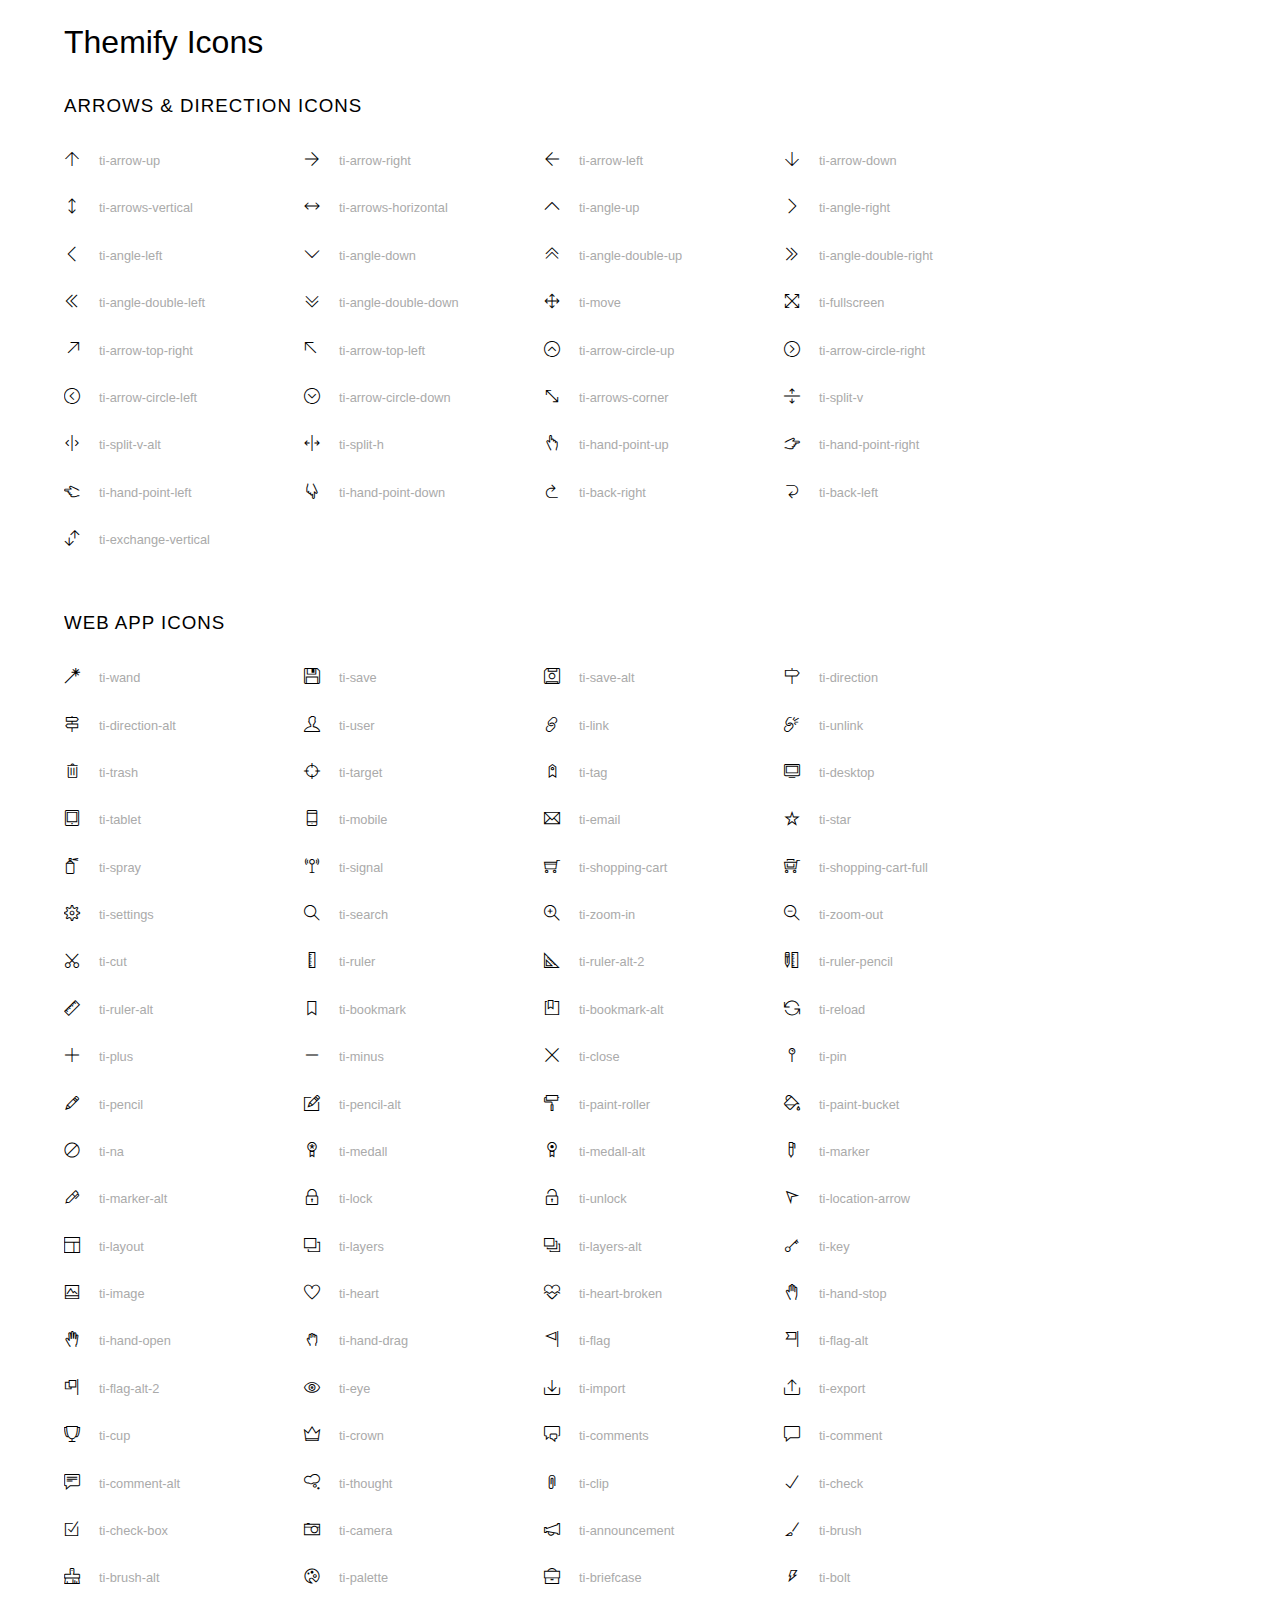
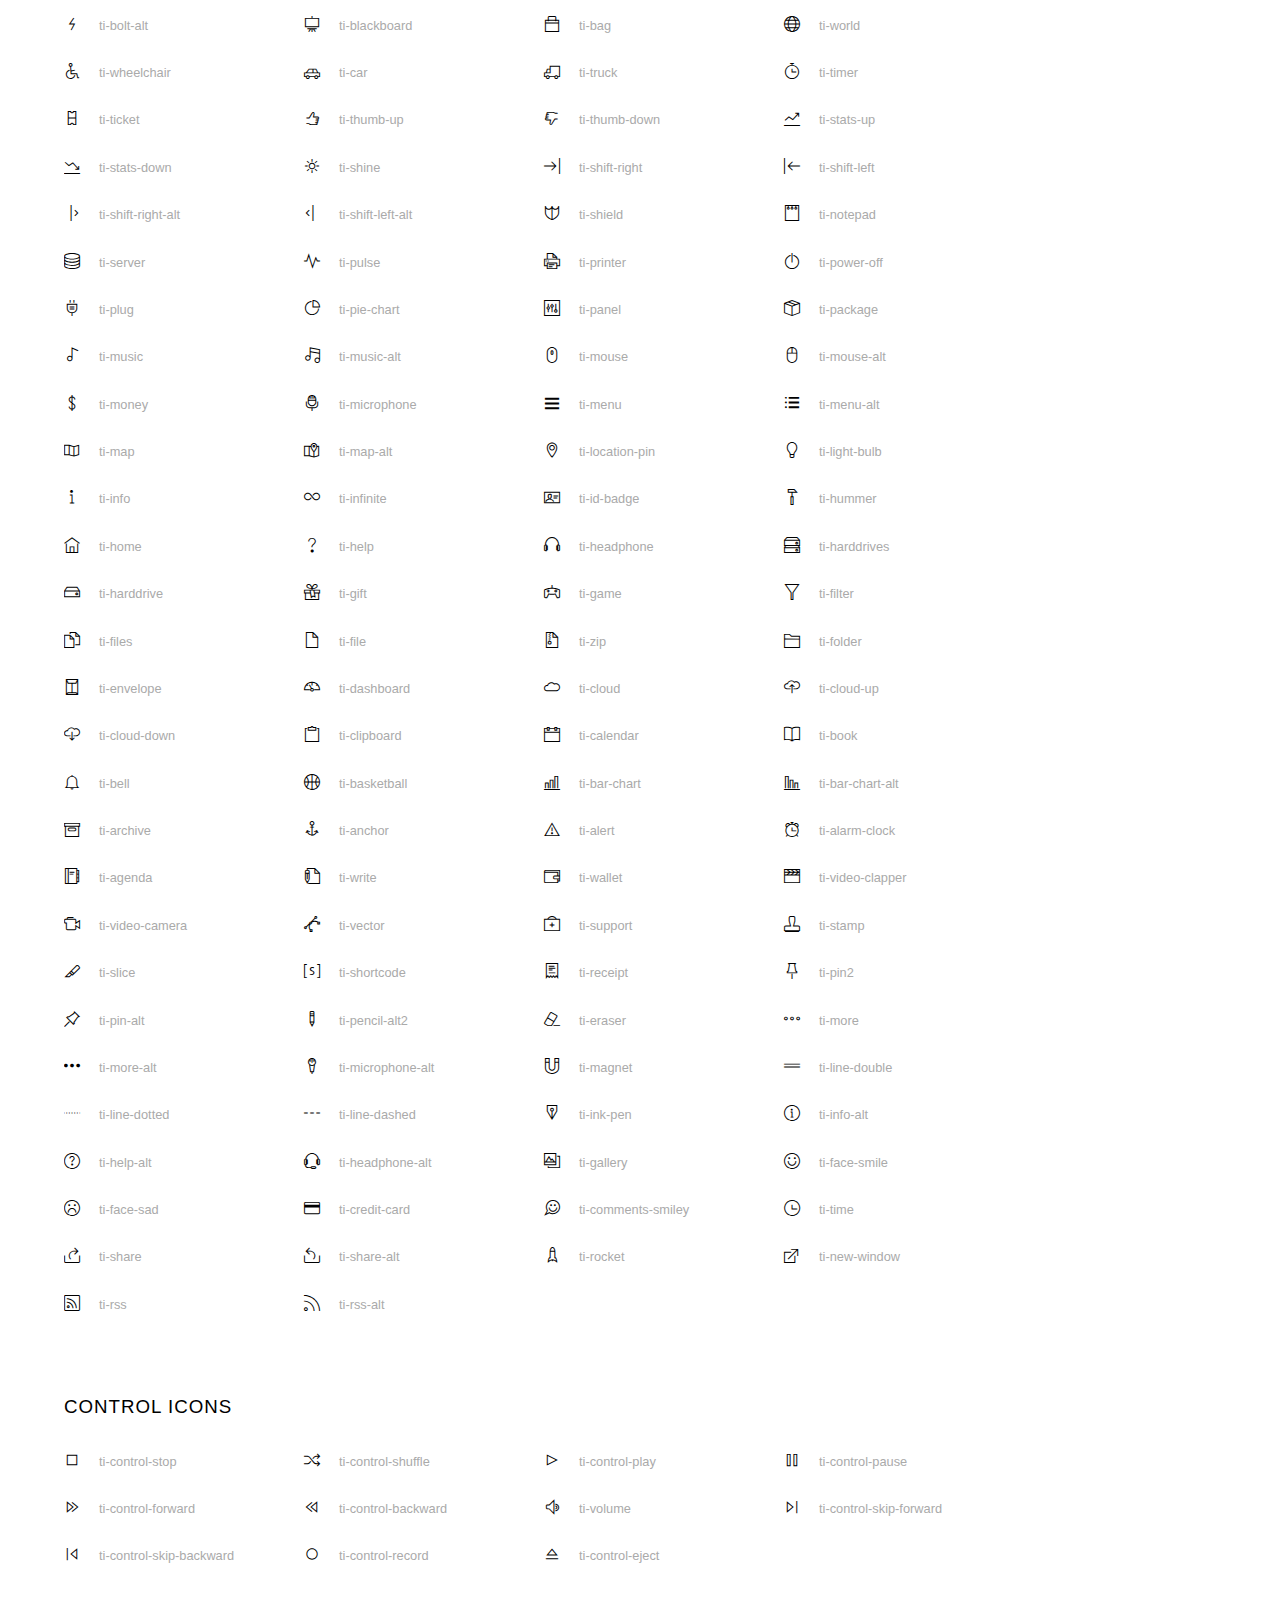
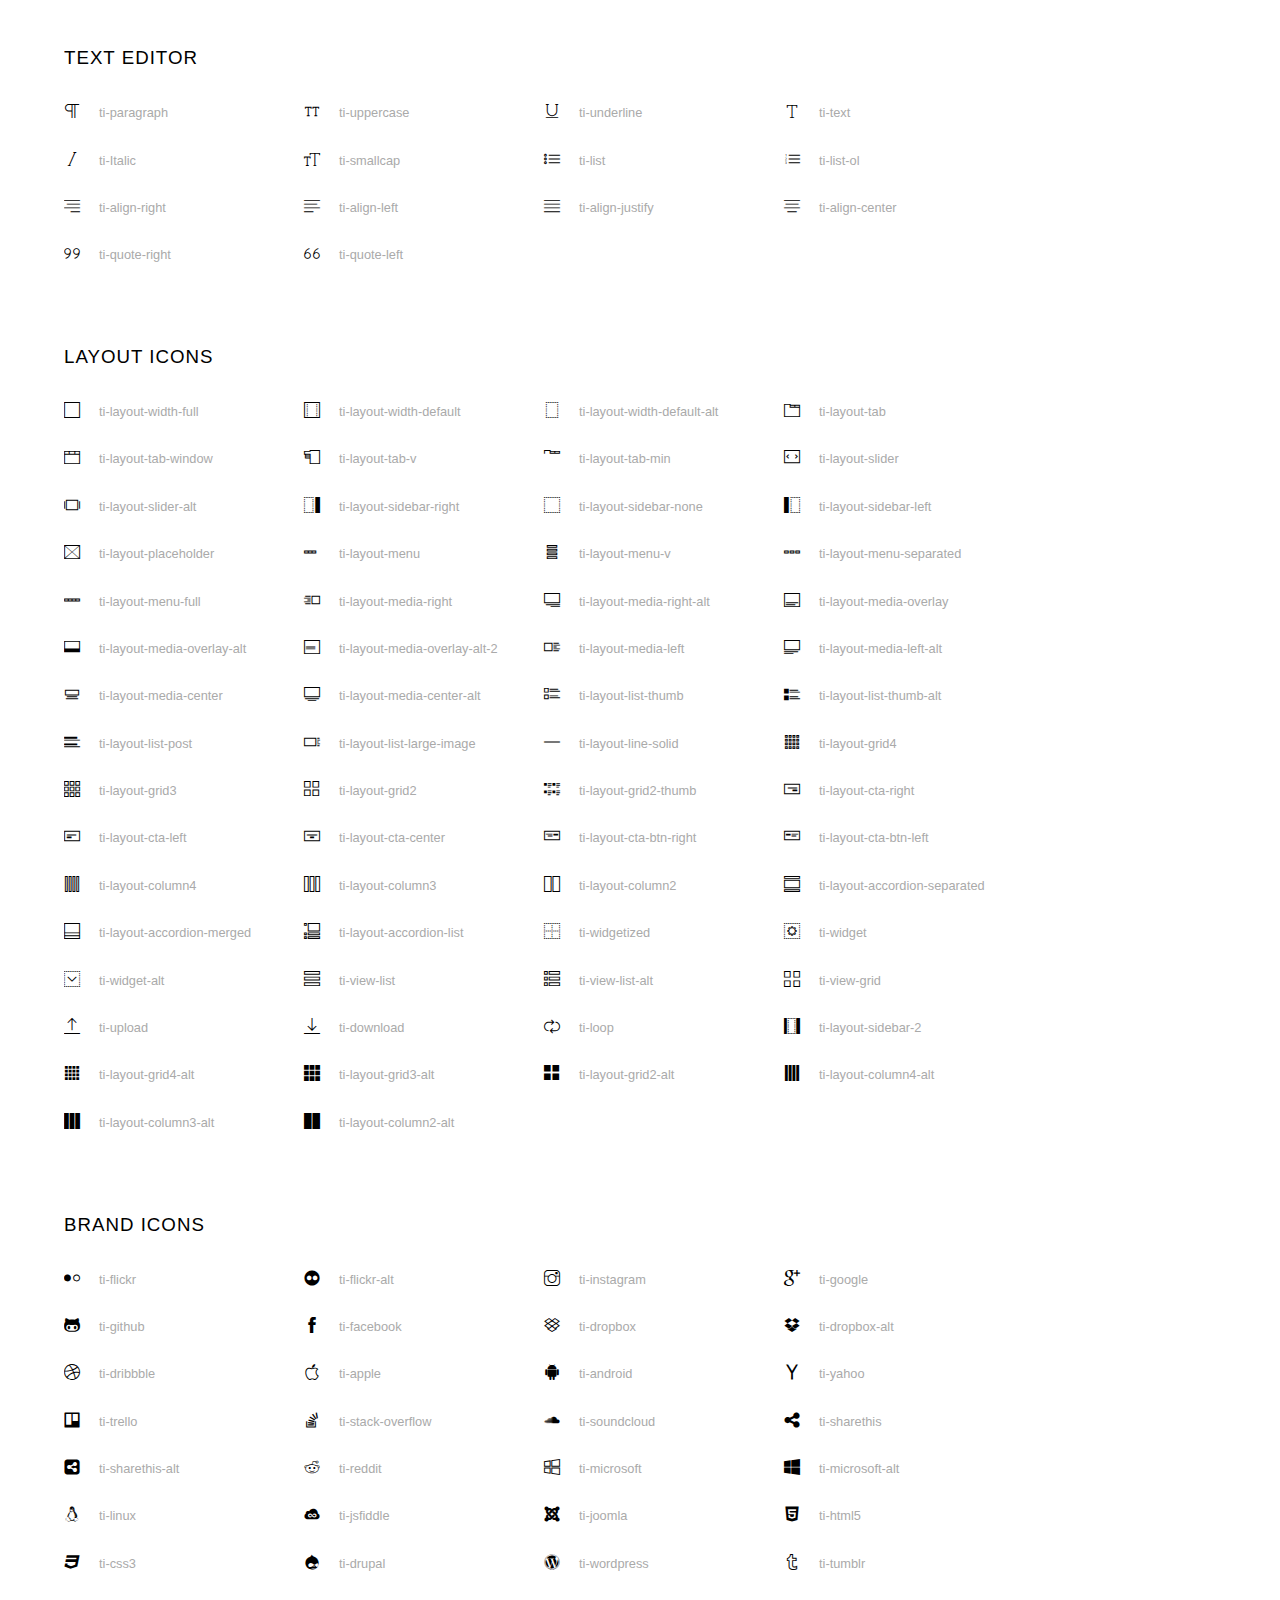
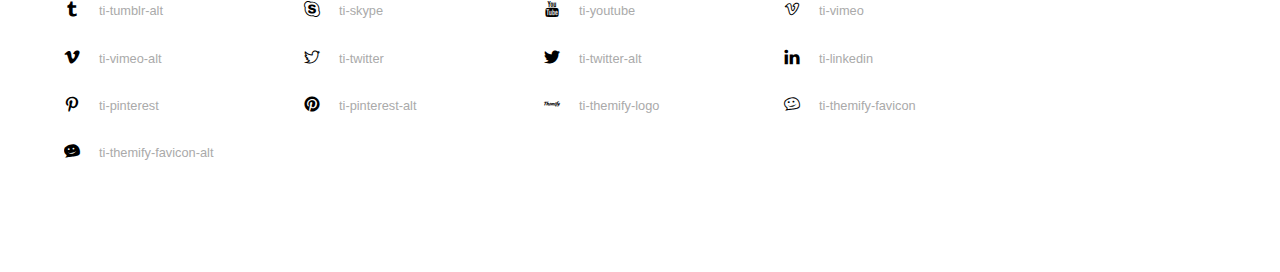
<file: css/icon_fonts/demo_icon_set_4.html>
<!doctype html>
<html>
<head>
	<meta charset="utf-8">
	<title>Themify Icon Font</title>
	<meta name="viewport" content="width=device-width">
	<link rel="stylesheet" href="css/icon_set_4.css">
	<style>
	body {
	font: normal 1em/1.5em Arial, Helvetica, sans-serif;
	max-width: 90%;
	margin: 30px auto 0;
	}
	h1, h3 {
		font-weight: normal;
	}
	h3 {
		font-size: 1.4;
		text-transform: uppercase;
		letter-spacing: 1px;
	}

	.icon-section {
		margin: 0 0 3em;
		clear: both;
		overflow: hidden;
	}
	.icon-container {
		width: 240px; 
		padding: .7em 0;
		float: left; 
		position: relative;
		text-align: left;
	}
	.icon-container [class^="ti-"], 
	.icon-container [class*=" ti-"] {
		color: #000;
		position: absolute;
		margin-top: 3px;
		transition: .3s;
	}
	.icon-container:hover [class^="ti-"],
	.icon-container:hover [class*=" ti-"] {
		font-size: 2.2em;
		margin-top: -5px;
	}
	.icon-container:hover .icon-name {
		color: #000;
	}
	.icon-name {
		color: #aaa;
		margin-left: 35px;
		font-size: .8em;
		transition: .3s;
	}
	.icon-container:hover .icon-name {
		margin-left: 45px;
	}
	</style>

	<!--<![endif]-->
</head>
<body>
	<h1>Themify Icons</h1>

	<div class="icon-section">

		<div class="icon-section">
			<h3>Arrows &amp; Direction Icons </h3>

			<div class="icon-container">
				<span class="ti-arrow-up"></span><span class="icon-name"> ti-arrow-up</span>
			</div>
			<div class="icon-container">
				<span class="ti-arrow-right"></span><span class="icon-name"> ti-arrow-right</span>
			</div>
			<div class="icon-container">
				<span class="ti-arrow-left"></span><span class="icon-name"> ti-arrow-left</span>
			</div>
			<div class="icon-container">
				<span class="ti-arrow-down"></span><span class="icon-name"> ti-arrow-down</span>
			</div>
			<div class="icon-container">
				<span class="ti-arrows-vertical"></span><span class="icon-name"> ti-arrows-vertical</span>
			</div>
			<div class="icon-container">
				<span class="ti-arrows-horizontal"></span><span class="icon-name"> ti-arrows-horizontal</span>
			</div>
			<div class="icon-container">
				<span class="ti-angle-up"></span><span class="icon-name"> ti-angle-up</span>
			</div>
			<div class="icon-container">
				<span class="ti-angle-right"></span><span class="icon-name"> ti-angle-right</span>
			</div>
			<div class="icon-container">
				<span class="ti-angle-left"></span><span class="icon-name"> ti-angle-left</span>
			</div>
			<div class="icon-container">
				<span class="ti-angle-down"></span><span class="icon-name"> ti-angle-down</span>
			</div>	
			<div class="icon-container">
				<span class="ti-angle-double-up"></span><span class="icon-name"> ti-angle-double-up</span>
			</div>
			<div class="icon-container">
				<span class="ti-angle-double-right"></span><span class="icon-name"> ti-angle-double-right</span>
			</div>
			<div class="icon-container">
				<span class="ti-angle-double-left"></span><span class="icon-name"> ti-angle-double-left</span>
			</div>
			<div class="icon-container">
				<span class="ti-angle-double-down"></span><span class="icon-name"> ti-angle-double-down</span>
			</div>					
			<div class="icon-container">
				<span class="ti-move"></span><span class="icon-name"> ti-move</span>
			</div>
			<div class="icon-container">
				<span class="ti-fullscreen"></span><span class="icon-name"> ti-fullscreen</span>
			</div>
			<div class="icon-container">
				<span class="ti-arrow-top-right"></span><span class="icon-name"> ti-arrow-top-right</span>
			</div>
			<div class="icon-container">
				<span class="ti-arrow-top-left"></span><span class="icon-name"> ti-arrow-top-left</span>
			</div>
			<div class="icon-container">
				<span class="ti-arrow-circle-up"></span><span class="icon-name"> ti-arrow-circle-up</span>
			</div>
			<div class="icon-container">
				<span class="ti-arrow-circle-right"></span><span class="icon-name"> ti-arrow-circle-right</span>
			</div>
			<div class="icon-container">
				<span class="ti-arrow-circle-left"></span><span class="icon-name"> ti-arrow-circle-left</span>
			</div>
			<div class="icon-container">
				<span class="ti-arrow-circle-down"></span><span class="icon-name"> ti-arrow-circle-down</span>
			</div>
			<div class="icon-container">
				<span class="ti-arrows-corner"></span><span class="icon-name"> ti-arrows-corner</span>
			</div>
			<div class="icon-container">
				<span class="ti-split-v"></span><span class="icon-name"> ti-split-v</span>
			</div>

			<div class="icon-container">
				<span class="ti-split-v-alt"></span><span class="icon-name"> ti-split-v-alt</span>
			</div>
			<div class="icon-container">
				<span class="ti-split-h"></span><span class="icon-name"> ti-split-h</span>
			</div>
			<div class="icon-container">
				<span class="ti-hand-point-up"></span><span class="icon-name"> ti-hand-point-up</span>
			</div>
			<div class="icon-container">
				<span class="ti-hand-point-right"></span><span class="icon-name"> ti-hand-point-right</span>
			</div>
			<div class="icon-container">
				<span class="ti-hand-point-left"></span><span class="icon-name"> ti-hand-point-left</span>
			</div>
			<div class="icon-container">
				<span class="ti-hand-point-down"></span><span class="icon-name"> ti-hand-point-down</span>
			</div>
			<div class="icon-container">
				<span class="ti-back-right"></span><span class="icon-name"> ti-back-right</span>
			</div>
			<div class="icon-container">
				<span class="ti-back-left"></span><span class="icon-name"> ti-back-left</span>
			</div>
			<div class="icon-container">
				<span class="ti-exchange-vertical"></span><span class="icon-name"> ti-exchange-vertical</span>
			</div>

		</div> <!-- Arrows Icons -->



		<h3>Web App Icons</h3>
		
		<div class="icon-section">

			<div class="icon-container">
				<span class="ti-wand"></span><span class="icon-name"> ti-wand</span>
			</div>
			<div class="icon-container">
				<span class="ti-save"></span><span class="icon-name"> ti-save</span>
			</div>
			<div class="icon-container">
				<span class="ti-save-alt"></span><span class="icon-name"> ti-save-alt</span>
			</div>

			<div class="icon-container">
				<span class="ti-direction"></span><span class="icon-name"> ti-direction</span>
			</div>
			<div class="icon-container">
				<span class="ti-direction-alt"></span><span class="icon-name"> ti-direction-alt</span>
			</div>
			<div class="icon-container">
				<span class="ti-user"></span><span class="icon-name"> ti-user</span>
			</div>
			<div class="icon-container">
				<span class="ti-link"></span><span class="icon-name"> ti-link</span>
			</div>
			<div class="icon-container">
				<span class="ti-unlink"></span><span class="icon-name"> ti-unlink</span>
			</div>
			<div class="icon-container">
				<span class="ti-trash"></span><span class="icon-name"> ti-trash</span>
			</div>
			<div class="icon-container">
				<span class="ti-target"></span><span class="icon-name"> ti-target</span>
			</div>
			<div class="icon-container">
				<span class="ti-tag"></span><span class="icon-name"> ti-tag</span>
			</div>
			<div class="icon-container">
				<span class="ti-desktop"></span><span class="icon-name"> ti-desktop</span>
			</div>
			<div class="icon-container">
				<span class="ti-tablet"></span><span class="icon-name"> ti-tablet</span>
			</div>
			<div class="icon-container">
				<span class="ti-mobile"></span><span class="icon-name"> ti-mobile</span>
			</div>
			<div class="icon-container">
				<span class="ti-email"></span><span class="icon-name"> ti-email</span>
			</div>	
			<div class="icon-container">
				<span class="ti-star"></span><span class="icon-name"> ti-star</span>
			</div>
			<div class="icon-container">
				<span class="ti-spray"></span><span class="icon-name"> ti-spray</span>
			</div>
			<div class="icon-container">
				<span class="ti-signal"></span><span class="icon-name"> ti-signal</span>
			</div>
			<div class="icon-container">
				<span class="ti-shopping-cart"></span><span class="icon-name"> ti-shopping-cart</span>
			</div>
			<div class="icon-container">
				<span class="ti-shopping-cart-full"></span><span class="icon-name"> ti-shopping-cart-full</span>
			</div>
			<div class="icon-container">
				<span class="ti-settings"></span><span class="icon-name"> ti-settings</span>
			</div>
			<div class="icon-container">
				<span class="ti-search"></span><span class="icon-name"> ti-search</span>
			</div>
			<div class="icon-container">
				<span class="ti-zoom-in"></span><span class="icon-name"> ti-zoom-in</span>
			</div>
			<div class="icon-container">
				<span class="ti-zoom-out"></span><span class="icon-name"> ti-zoom-out</span>
			</div>
			<div class="icon-container">
				<span class="ti-cut"></span><span class="icon-name"> ti-cut</span>
			</div>
			<div class="icon-container">
				<span class="ti-ruler"></span><span class="icon-name"> ti-ruler</span>
			</div>
			<div class="icon-container">
				<span class="ti-ruler-alt-2"></span><span class="icon-name"> ti-ruler-alt-2</span>
			</div>			
			<div class="icon-container">
				<span class="ti-ruler-pencil"></span><span class="icon-name"> ti-ruler-pencil</span>
			</div>
			<div class="icon-container">
				<span class="ti-ruler-alt"></span><span class="icon-name"> ti-ruler-alt</span>
			</div>
			<div class="icon-container">
				<span class="ti-bookmark"></span><span class="icon-name"> ti-bookmark</span>
			</div>
			<div class="icon-container">
				<span class="ti-bookmark-alt"></span><span class="icon-name"> ti-bookmark-alt</span>
			</div>
			<div class="icon-container">
				<span class="ti-reload"></span><span class="icon-name"> ti-reload</span>
			</div>
			<div class="icon-container">
				<span class="ti-plus"></span><span class="icon-name"> ti-plus</span>
			</div>
			<div class="icon-container">
				<span class="ti-minus"></span><span class="icon-name"> ti-minus</span>
			</div>
			<div class="icon-container">
				<span class="ti-close"></span><span class="icon-name"> ti-close</span>
			</div>			
			<div class="icon-container">
				<span class="ti-pin"></span><span class="icon-name"> ti-pin</span>
			</div>
			<div class="icon-container">
				<span class="ti-pencil"></span><span class="icon-name"> ti-pencil</span>
			</div>
					
		  	<div class="icon-container">
				<span class="ti-pencil-alt"></span><span class="icon-name"> ti-pencil-alt</span>
			</div>
			<div class="icon-container">
				<span class="ti-paint-roller"></span><span class="icon-name"> ti-paint-roller</span>
			</div>
			<div class="icon-container">
				<span class="ti-paint-bucket"></span><span class="icon-name"> ti-paint-bucket</span>
			</div>
			<div class="icon-container">
				<span class="ti-na"></span><span class="icon-name"> ti-na</span>
			</div>
			<div class="icon-container">
				<span class="ti-medall"></span><span class="icon-name"> ti-medall</span>
			</div>
			<div class="icon-container">
				<span class="ti-medall-alt"></span><span class="icon-name"> ti-medall-alt</span>
			</div>
			<div class="icon-container">
				<span class="ti-marker"></span><span class="icon-name"> ti-marker</span>
			</div>
			<div class="icon-container">
				<span class="ti-marker-alt"></span><span class="icon-name"> ti-marker-alt</span>
			</div>

			<div class="icon-container">
				<span class="ti-lock"></span><span class="icon-name"> ti-lock</span>
			</div>
			<div class="icon-container">
				<span class="ti-unlock"></span><span class="icon-name"> ti-unlock</span>
			</div>
			<div class="icon-container">
				<span class="ti-location-arrow"></span><span class="icon-name"> ti-location-arrow</span>
			</div>
			<div class="icon-container">
				<span class="ti-layout"></span><span class="icon-name"> ti-layout</span>
			</div>
			<div class="icon-container">
				<span class="ti-layers"></span><span class="icon-name"> ti-layers</span>
			</div>
			<div class="icon-container">
				<span class="ti-layers-alt"></span><span class="icon-name"> ti-layers-alt</span>
			</div>
			<div class="icon-container">
				<span class="ti-key"></span><span class="icon-name"> ti-key</span>
			</div>
			<div class="icon-container">
				<span class="ti-image"></span><span class="icon-name"> ti-image</span>
			</div>
			<div class="icon-container">
				<span class="ti-heart"></span><span class="icon-name"> ti-heart</span>
			</div>
			<div class="icon-container">
				<span class="ti-heart-broken"></span><span class="icon-name"> ti-heart-broken</span>
			</div>
			<div class="icon-container">
				<span class="ti-hand-stop"></span><span class="icon-name"> ti-hand-stop</span>
			</div>
			<div class="icon-container">
				<span class="ti-hand-open"></span><span class="icon-name"> ti-hand-open</span>
			</div>
			<div class="icon-container">
				<span class="ti-hand-drag"></span><span class="icon-name"> ti-hand-drag</span>
			</div>
			<div class="icon-container">
				<span class="ti-flag"></span><span class="icon-name"> ti-flag</span>
			</div>
			<div class="icon-container">
				<span class="ti-flag-alt"></span><span class="icon-name"> ti-flag-alt</span>
			</div>
			<div class="icon-container">
				<span class="ti-flag-alt-2"></span><span class="icon-name"> ti-flag-alt-2</span>
			</div>
			<div class="icon-container">
				<span class="ti-eye"></span><span class="icon-name"> ti-eye</span>
			</div>
			<div class="icon-container">
				<span class="ti-import"></span><span class="icon-name"> ti-import</span>
			</div>			
			<div class="icon-container">
				<span class="ti-export"></span><span class="icon-name"> ti-export</span>
			</div>
			<div class="icon-container">
				<span class="ti-cup"></span><span class="icon-name"> ti-cup</span>
			</div>
			<div class="icon-container">
				<span class="ti-crown"></span><span class="icon-name"> ti-crown</span>
			</div>
			<div class="icon-container">
				<span class="ti-comments"></span><span class="icon-name"> ti-comments</span>
			</div>
			<div class="icon-container">
				<span class="ti-comment"></span><span class="icon-name"> ti-comment</span>
			</div>
			<div class="icon-container">
				<span class="ti-comment-alt"></span><span class="icon-name"> ti-comment-alt</span>
			</div>
			<div class="icon-container">
				<span class="ti-thought"></span><span class="icon-name"> ti-thought</span>
			</div>			
			<div class="icon-container">
				<span class="ti-clip"></span><span class="icon-name"> ti-clip</span>
			</div>

			<div class="icon-container">
				<span class="ti-check"></span><span class="icon-name"> ti-check</span>
			</div>
			<div class="icon-container">
				<span class="ti-check-box"></span><span class="icon-name"> ti-check-box</span>
			</div>
			<div class="icon-container">
				<span class="ti-camera"></span><span class="icon-name"> ti-camera</span>
			</div>
			<div class="icon-container">
				<span class="ti-announcement"></span><span class="icon-name"> ti-announcement</span>
			</div>
			<div class="icon-container">
				<span class="ti-brush"></span><span class="icon-name"> ti-brush</span>
			</div>
			<div class="icon-container">
				<span class="ti-brush-alt"></span><span class="icon-name"> ti-brush-alt</span>
			</div>
			<div class="icon-container">
				<span class="ti-palette"></span><span class="icon-name"> ti-palette</span>
			</div>			
			<div class="icon-container">
				<span class="ti-briefcase"></span><span class="icon-name"> ti-briefcase</span>
			</div>
			<div class="icon-container">
				<span class="ti-bolt"></span><span class="icon-name"> ti-bolt</span>
			</div>
			<div class="icon-container">
				<span class="ti-bolt-alt"></span><span class="icon-name"> ti-bolt-alt</span>
			</div>
			<div class="icon-container">
				<span class="ti-blackboard"></span><span class="icon-name"> ti-blackboard</span>
			</div>
			<div class="icon-container">
				<span class="ti-bag"></span><span class="icon-name"> ti-bag</span>
			</div>
			<div class="icon-container">
				<span class="ti-world"></span><span class="icon-name"> ti-world</span>
			</div>
			<div class="icon-container">
				<span class="ti-wheelchair"></span><span class="icon-name"> ti-wheelchair</span>
			</div>
			<div class="icon-container">
				<span class="ti-car"></span><span class="icon-name"> ti-car</span>
			</div>
			<div class="icon-container">
				<span class="ti-truck"></span><span class="icon-name"> ti-truck</span>
			</div>
			<div class="icon-container">
				<span class="ti-timer"></span><span class="icon-name"> ti-timer</span>
			</div>
			<div class="icon-container">
				<span class="ti-ticket"></span><span class="icon-name"> ti-ticket</span>
			</div>
			<div class="icon-container">
				<span class="ti-thumb-up"></span><span class="icon-name"> ti-thumb-up</span>
			</div>
			<div class="icon-container">
				<span class="ti-thumb-down"></span><span class="icon-name"> ti-thumb-down</span>
			</div>

			<div class="icon-container">
				<span class="ti-stats-up"></span><span class="icon-name"> ti-stats-up</span>
			</div>
			<div class="icon-container">
				<span class="ti-stats-down"></span><span class="icon-name"> ti-stats-down</span>
			</div>
			<div class="icon-container">
				<span class="ti-shine"></span><span class="icon-name"> ti-shine</span>
			</div>
			<div class="icon-container">
				<span class="ti-shift-right"></span><span class="icon-name"> ti-shift-right</span>
			</div>
			<div class="icon-container">
				<span class="ti-shift-left"></span><span class="icon-name"> ti-shift-left</span>
			</div>

			<div class="icon-container">
				<span class="ti-shift-right-alt"></span><span class="icon-name"> ti-shift-right-alt</span>
			</div>
			<div class="icon-container">
				<span class="ti-shift-left-alt"></span><span class="icon-name"> ti-shift-left-alt</span>
			</div>
			<div class="icon-container">
				<span class="ti-shield"></span><span class="icon-name"> ti-shield</span>
			</div>
			<div class="icon-container">
				<span class="ti-notepad"></span><span class="icon-name"> ti-notepad</span>
			</div>
			<div class="icon-container">
				<span class="ti-server"></span><span class="icon-name"> ti-server</span>
			</div>

			<div class="icon-container">
				<span class="ti-pulse"></span><span class="icon-name"> ti-pulse</span>
			</div>
			<div class="icon-container">
				<span class="ti-printer"></span><span class="icon-name"> ti-printer</span>
			</div>
			<div class="icon-container">
				<span class="ti-power-off"></span><span class="icon-name"> ti-power-off</span>
			</div>
			<div class="icon-container">
				<span class="ti-plug"></span><span class="icon-name"> ti-plug</span>
			</div>
			<div class="icon-container">
				<span class="ti-pie-chart"></span><span class="icon-name"> ti-pie-chart</span>
			</div>

			<div class="icon-container">
				<span class="ti-panel"></span><span class="icon-name"> ti-panel</span>
			</div>
			<div class="icon-container">
				<span class="ti-package"></span><span class="icon-name"> ti-package</span>
			</div>
			<div class="icon-container">
				<span class="ti-music"></span><span class="icon-name"> ti-music</span>
			</div>
			<div class="icon-container">
				<span class="ti-music-alt"></span><span class="icon-name"> ti-music-alt</span>
			</div>
			<div class="icon-container">
				<span class="ti-mouse"></span><span class="icon-name"> ti-mouse</span>
			</div>
			<div class="icon-container">
				<span class="ti-mouse-alt"></span><span class="icon-name"> ti-mouse-alt</span>
			</div>
			<div class="icon-container">
				<span class="ti-money"></span><span class="icon-name"> ti-money</span>
			</div>
			<div class="icon-container">
				<span class="ti-microphone"></span><span class="icon-name"> ti-microphone</span>
			</div>
			<div class="icon-container">
				<span class="ti-menu"></span><span class="icon-name"> ti-menu</span>
			</div>
			<div class="icon-container">
				<span class="ti-menu-alt"></span><span class="icon-name"> ti-menu-alt</span>
			</div>
			<div class="icon-container">
				<span class="ti-map"></span><span class="icon-name"> ti-map</span>
			</div>
			<div class="icon-container">
				<span class="ti-map-alt"></span><span class="icon-name"> ti-map-alt</span>
			</div>

			<div class="icon-container">
				<span class="ti-location-pin"></span><span class="icon-name"> ti-location-pin</span>
			</div>

			<div class="icon-container">
				<span class="ti-light-bulb"></span><span class="icon-name"> ti-light-bulb</span>
			</div>
			<div class="icon-container">
				<span class="ti-info"></span><span class="icon-name"> ti-info</span>
			</div>
			<div class="icon-container">
				<span class="ti-infinite"></span><span class="icon-name"> ti-infinite</span>
			</div>
			<div class="icon-container">
				<span class="ti-id-badge"></span><span class="icon-name"> ti-id-badge</span>
			</div>
			<div class="icon-container">
				<span class="ti-hummer"></span><span class="icon-name"> ti-hummer</span>
			</div>
			<div class="icon-container">
				<span class="ti-home"></span><span class="icon-name"> ti-home</span>
			</div>
			<div class="icon-container">
				<span class="ti-help"></span><span class="icon-name"> ti-help</span>
			</div>
			<div class="icon-container">
				<span class="ti-headphone"></span><span class="icon-name"> ti-headphone</span>
			</div>
			<div class="icon-container">
				<span class="ti-harddrives"></span><span class="icon-name"> ti-harddrives</span>
			</div>
			<div class="icon-container">
				<span class="ti-harddrive"></span><span class="icon-name"> ti-harddrive</span>
			</div>
			<div class="icon-container">
				<span class="ti-gift"></span><span class="icon-name"> ti-gift</span>
			</div>
			<div class="icon-container">
				<span class="ti-game"></span><span class="icon-name"> ti-game</span>
			</div>
			<div class="icon-container">
				<span class="ti-filter"></span><span class="icon-name"> ti-filter</span>
			</div>
			<div class="icon-container">
				<span class="ti-files"></span><span class="icon-name"> ti-files</span>
			</div>
			<div class="icon-container">
				<span class="ti-file"></span><span class="icon-name"> ti-file</span>
			</div>
			<div class="icon-container">
				<span class="ti-zip"></span><span class="icon-name"> ti-zip</span>
			</div>
			<div class="icon-container">
				<span class="ti-folder"></span><span class="icon-name"> ti-folder</span>
			</div>			
			<div class="icon-container">
				<span class="ti-envelope"></span><span class="icon-name"> ti-envelope</span>
			</div>


			<div class="icon-container">
				<span class="ti-dashboard"></span><span class="icon-name"> ti-dashboard</span>
			</div>
			<div class="icon-container">
				<span class="ti-cloud"></span><span class="icon-name"> ti-cloud</span>
			</div>
			<div class="icon-container">
				<span class="ti-cloud-up"></span><span class="icon-name"> ti-cloud-up</span>
			</div>
			<div class="icon-container">
				<span class="ti-cloud-down"></span><span class="icon-name"> ti-cloud-down</span>
			</div>
			<div class="icon-container">
				<span class="ti-clipboard"></span><span class="icon-name"> ti-clipboard</span>
			</div>
			<div class="icon-container">
				<span class="ti-calendar"></span><span class="icon-name"> ti-calendar</span>
			</div>
			<div class="icon-container">
				<span class="ti-book"></span><span class="icon-name"> ti-book</span>
			</div>
			<div class="icon-container">
				<span class="ti-bell"></span><span class="icon-name"> ti-bell</span>
			</div>
			<div class="icon-container">
				<span class="ti-basketball"></span><span class="icon-name"> ti-basketball</span>
			</div>
			<div class="icon-container">
				<span class="ti-bar-chart"></span><span class="icon-name"> ti-bar-chart</span>
			</div>
			<div class="icon-container">
				<span class="ti-bar-chart-alt"></span><span class="icon-name"> ti-bar-chart-alt</span>
			</div>


			<div class="icon-container">
				<span class="ti-archive"></span><span class="icon-name"> ti-archive</span>
			</div>
			<div class="icon-container">
				<span class="ti-anchor"></span><span class="icon-name"> ti-anchor</span>
			</div>

			<div class="icon-container">
				<span class="ti-alert"></span><span class="icon-name"> ti-alert</span>
			</div>
			<div class="icon-container">
				<span class="ti-alarm-clock"></span><span class="icon-name"> ti-alarm-clock</span>
			</div>
			<div class="icon-container">
				<span class="ti-agenda"></span><span class="icon-name"> ti-agenda</span>
			</div>
			<div class="icon-container">
				<span class="ti-write"></span><span class="icon-name"> ti-write</span>
			</div>

			<div class="icon-container">
				<span class="ti-wallet"></span><span class="icon-name"> ti-wallet</span>
			</div>
			<div class="icon-container">
				<span class="ti-video-clapper"></span><span class="icon-name"> ti-video-clapper</span>
			</div>
			<div class="icon-container">
				<span class="ti-video-camera"></span><span class="icon-name"> ti-video-camera</span>
			</div>
			<div class="icon-container">
				<span class="ti-vector"></span><span class="icon-name"> ti-vector</span>
			</div>

			<div class="icon-container">
				<span class="ti-support"></span><span class="icon-name"> ti-support</span>
			</div>
			<div class="icon-container">
				<span class="ti-stamp"></span><span class="icon-name"> ti-stamp</span>
			</div>
			<div class="icon-container">
				<span class="ti-slice"></span><span class="icon-name"> ti-slice</span>
			</div>
			<div class="icon-container">
				<span class="ti-shortcode"></span><span class="icon-name"> ti-shortcode</span>
			</div>
			<div class="icon-container">
				<span class="ti-receipt"></span><span class="icon-name"> ti-receipt</span>
			</div>
			<div class="icon-container">
				<span class="ti-pin2"></span><span class="icon-name"> ti-pin2</span>
			</div>
			<div class="icon-container">
				<span class="ti-pin-alt"></span><span class="icon-name"> ti-pin-alt</span>
			</div>
			<div class="icon-container">
				<span class="ti-pencil-alt2"></span><span class="icon-name"> ti-pencil-alt2</span>
			</div>
			<div class="icon-container">
				<span class="ti-eraser"></span><span class="icon-name"> ti-eraser</span>
			</div>			
			<div class="icon-container">
				<span class="ti-more"></span><span class="icon-name"> ti-more</span>
			</div>
			<div class="icon-container">
				<span class="ti-more-alt"></span><span class="icon-name"> ti-more-alt</span>
			</div>
			<div class="icon-container">
				<span class="ti-microphone-alt"></span><span class="icon-name"> ti-microphone-alt</span>
			</div>
			<div class="icon-container">
				<span class="ti-magnet"></span><span class="icon-name"> ti-magnet</span>
			</div>
			<div class="icon-container">
				<span class="ti-line-double"></span><span class="icon-name"> ti-line-double</span>
			</div>
			<div class="icon-container">
				<span class="ti-line-dotted"></span><span class="icon-name"> ti-line-dotted</span>
			</div>
			<div class="icon-container">
				<span class="ti-line-dashed"></span><span class="icon-name"> ti-line-dashed</span>
			</div>

			<div class="icon-container">
				<span class="ti-ink-pen"></span><span class="icon-name"> ti-ink-pen</span>
			</div>
			<div class="icon-container">
				<span class="ti-info-alt"></span><span class="icon-name"> ti-info-alt</span>
			</div>
			<div class="icon-container">
				<span class="ti-help-alt"></span><span class="icon-name"> ti-help-alt</span>
			</div>
			<div class="icon-container">
				<span class="ti-headphone-alt"></span><span class="icon-name"> ti-headphone-alt</span>
			</div>

			<div class="icon-container">
				<span class="ti-gallery"></span><span class="icon-name"> ti-gallery</span>
			</div>
			<div class="icon-container">
				<span class="ti-face-smile"></span><span class="icon-name"> ti-face-smile</span>
			</div>
			<div class="icon-container">
				<span class="ti-face-sad"></span><span class="icon-name"> ti-face-sad</span>
			</div>
			<div class="icon-container">
				<span class="ti-credit-card"></span><span class="icon-name"> ti-credit-card</span>
			</div>
			<div class="icon-container">
				<span class="ti-comments-smiley"></span><span class="icon-name"> ti-comments-smiley</span>
			</div>
			<div class="icon-container">
				<span class="ti-time"></span><span class="icon-name"> ti-time</span>
			</div>
			<div class="icon-container">
				<span class="ti-share"></span><span class="icon-name"> ti-share</span>
			</div>
			<div class="icon-container">
				<span class="ti-share-alt"></span><span class="icon-name"> ti-share-alt</span>
			</div>
			<div class="icon-container">
				<span class="ti-rocket"></span><span class="icon-name"> ti-rocket</span>
			</div>

			<div class="icon-container">
				<span class="ti-new-window"></span><span class="icon-name"> ti-new-window</span>
			</div>

			<div class="icon-container">
				<span class="ti-rss"></span><span class="icon-name"> ti-rss</span>
			</div>

			<div class="icon-container">
				<span class="ti-rss-alt"></span><span class="icon-name"> ti-rss-alt</span>
			</div>
			
		</div><!-- Web App Icons -->


		<div class="icon-section">
			<h3>Control Icons</h3>
			<div class="icon-container">
				<span class="ti-control-stop"></span><span class="icon-name"> ti-control-stop</span>
			</div>
			<div class="icon-container">
				<span class="ti-control-shuffle"></span><span class="icon-name"> ti-control-shuffle</span>
			</div>
			<div class="icon-container">
				<span class="ti-control-play"></span><span class="icon-name"> ti-control-play</span>
			</div>
			<div class="icon-container">
				<span class="ti-control-pause"></span><span class="icon-name"> ti-control-pause</span>
			</div>
			<div class="icon-container">
				<span class="ti-control-forward"></span><span class="icon-name"> ti-control-forward</span>
			</div>
			<div class="icon-container">
				<span class="ti-control-backward"></span><span class="icon-name"> ti-control-backward</span>
			</div>	
			<div class="icon-container">
				<span class="ti-volume"></span><span class="icon-name"> ti-volume</span>
			</div>
			<div class="icon-container">
				<span class="ti-control-skip-forward"></span><span class="icon-name"> ti-control-skip-forward</span>
			</div>
			<div class="icon-container">
				<span class="ti-control-skip-backward"></span><span class="icon-name"> ti-control-skip-backward</span>
			</div>
			<div class="icon-container">
				<span class="ti-control-record"></span><span class="icon-name"> ti-control-record</span>
			</div>
			<div class="icon-container">
				<span class="ti-control-eject"></span><span class="icon-name"> ti-control-eject</span>
			</div>			
		</div> <!-- Control Icons -->


		<div class="icon-section">
			<h3>Text Editor</h3>

			<div class="icon-container">
				<span class="ti-paragraph"></span><span class="icon-name"> ti-paragraph</span>
			</div>
			<div class="icon-container">
				<span class="ti-uppercase"></span><span class="icon-name"> ti-uppercase</span>
			</div>

			<div class="icon-container">
				<span class="ti-underline"></span><span class="icon-name"> ti-underline</span>
			</div>
			<div class="icon-container">
				<span class="ti-text"></span><span class="icon-name"> ti-text</span>
			</div>
			<div class="icon-container">
				<span class="ti-Italic"></span><span class="icon-name"> ti-Italic</span>
			</div>
			<div class="icon-container">
				<span class="ti-smallcap"></span><span class="icon-name"> ti-smallcap</span>
			</div>
			<div class="icon-container">
				<span class="ti-list"></span><span class="icon-name"> ti-list</span>
			</div>
			<div class="icon-container">
				<span class="ti-list-ol"></span><span class="icon-name"> ti-list-ol</span>
			</div>
			<div class="icon-container">
				<span class="ti-align-right"></span><span class="icon-name"> ti-align-right</span>
			</div>
			<div class="icon-container">
				<span class="ti-align-left"></span><span class="icon-name"> ti-align-left</span>
			</div>
			<div class="icon-container">
				<span class="ti-align-justify"></span><span class="icon-name"> ti-align-justify</span>
			</div>
			<div class="icon-container">
				<span class="ti-align-center"></span><span class="icon-name"> ti-align-center</span>
			</div>
			<div class="icon-container">
				<span class="ti-quote-right"></span><span class="icon-name"> ti-quote-right</span>
			</div>
			<div class="icon-container">
				<span class="ti-quote-left"></span><span class="icon-name"> ti-quote-left</span>
			</div>

		</div> <!-- Text Editor -->



		<div class="icon-section">
			<h3>Layout Icons</h3>
			<div class="icon-container">
				<span class="ti-layout-width-full"></span><span class="icon-name"> ti-layout-width-full</span>
			</div>
			<div class="icon-container">
				<span class="ti-layout-width-default"></span><span class="icon-name"> ti-layout-width-default</span>
			</div>
			<div class="icon-container">
				<span class="ti-layout-width-default-alt"></span><span class="icon-name"> ti-layout-width-default-alt</span>
			</div>
			<div class="icon-container">
				<span class="ti-layout-tab"></span><span class="icon-name"> ti-layout-tab</span>
			</div>
			<div class="icon-container">
				<span class="ti-layout-tab-window"></span><span class="icon-name"> ti-layout-tab-window</span>
			</div>
			<div class="icon-container">
				<span class="ti-layout-tab-v"></span><span class="icon-name"> ti-layout-tab-v</span>
			</div>
			<div class="icon-container">
				<span class="ti-layout-tab-min"></span><span class="icon-name"> ti-layout-tab-min</span>
			</div>
			<div class="icon-container">
				<span class="ti-layout-slider"></span><span class="icon-name"> ti-layout-slider</span>
			</div>
			<div class="icon-container">
				<span class="ti-layout-slider-alt"></span><span class="icon-name"> ti-layout-slider-alt</span>
			</div>
			<div class="icon-container">
				<span class="ti-layout-sidebar-right"></span><span class="icon-name"> ti-layout-sidebar-right</span>
			</div>
			<div class="icon-container">
				<span class="ti-layout-sidebar-none"></span><span class="icon-name"> ti-layout-sidebar-none</span>
			</div>
			<div class="icon-container">
				<span class="ti-layout-sidebar-left"></span><span class="icon-name"> ti-layout-sidebar-left</span>
			</div>
			<div class="icon-container">
				<span class="ti-layout-placeholder"></span><span class="icon-name"> ti-layout-placeholder</span>
			</div>
			<div class="icon-container">
				<span class="ti-layout-menu"></span><span class="icon-name"> ti-layout-menu</span>
			</div>
			<div class="icon-container">
				<span class="ti-layout-menu-v"></span><span class="icon-name"> ti-layout-menu-v</span>
			</div>
			<div class="icon-container">
				<span class="ti-layout-menu-separated"></span><span class="icon-name"> ti-layout-menu-separated</span>
			</div>
			<div class="icon-container">
				<span class="ti-layout-menu-full"></span><span class="icon-name"> ti-layout-menu-full</span>
			</div>
			<div class="icon-container">
				<span class="ti-layout-media-right"></span><span class="icon-name"> ti-layout-media-right</span>
			</div>
			<div class="icon-container">
				<span class="ti-layout-media-right-alt"></span><span class="icon-name"> ti-layout-media-right-alt</span>
			</div>
			<div class="icon-container">
				<span class="ti-layout-media-overlay"></span><span class="icon-name"> ti-layout-media-overlay</span>
			</div>
			<div class="icon-container">
				<span class="ti-layout-media-overlay-alt"></span><span class="icon-name"> ti-layout-media-overlay-alt</span>
			</div>
			<div class="icon-container">
				<span class="ti-layout-media-overlay-alt-2"></span><span class="icon-name"> ti-layout-media-overlay-alt-2</span>
			</div>
			<div class="icon-container">
				<span class="ti-layout-media-left"></span><span class="icon-name"> ti-layout-media-left</span>
			</div>
			<div class="icon-container">
				<span class="ti-layout-media-left-alt"></span><span class="icon-name"> ti-layout-media-left-alt</span>
			</div>
			<div class="icon-container">
				<span class="ti-layout-media-center"></span><span class="icon-name"> ti-layout-media-center</span>
			</div>
			<div class="icon-container">
				<span class="ti-layout-media-center-alt"></span><span class="icon-name"> ti-layout-media-center-alt</span>
			</div>
			<div class="icon-container">
				<span class="ti-layout-list-thumb"></span><span class="icon-name"> ti-layout-list-thumb</span>
			</div>
			<div class="icon-container">
				<span class="ti-layout-list-thumb-alt"></span><span class="icon-name"> ti-layout-list-thumb-alt</span>
			</div>
			<div class="icon-container">
				<span class="ti-layout-list-post"></span><span class="icon-name"> ti-layout-list-post</span>
			</div>
			<div class="icon-container">
				<span class="ti-layout-list-large-image"></span><span class="icon-name"> ti-layout-list-large-image</span>
			</div>
			<div class="icon-container">
				<span class="ti-layout-line-solid"></span><span class="icon-name"> ti-layout-line-solid</span>
			</div>
			<div class="icon-container">
				<span class="ti-layout-grid4"></span><span class="icon-name"> ti-layout-grid4</span>
			</div>
			<div class="icon-container">
				<span class="ti-layout-grid3"></span><span class="icon-name"> ti-layout-grid3</span>
			</div>
			<div class="icon-container">
				<span class="ti-layout-grid2"></span><span class="icon-name"> ti-layout-grid2</span>
			</div>
			<div class="icon-container">
				<span class="ti-layout-grid2-thumb"></span><span class="icon-name"> ti-layout-grid2-thumb</span>
			</div>
			<div class="icon-container">
				<span class="ti-layout-cta-right"></span><span class="icon-name"> ti-layout-cta-right</span>
			</div>
			<div class="icon-container">
				<span class="ti-layout-cta-left"></span><span class="icon-name"> ti-layout-cta-left</span>
			</div>
			<div class="icon-container">
				<span class="ti-layout-cta-center"></span><span class="icon-name"> ti-layout-cta-center</span>
			</div>
			<div class="icon-container">
				<span class="ti-layout-cta-btn-right"></span><span class="icon-name"> ti-layout-cta-btn-right</span>
			</div>
			<div class="icon-container">
				<span class="ti-layout-cta-btn-left"></span><span class="icon-name"> ti-layout-cta-btn-left</span>
			</div>
			<div class="icon-container">
				<span class="ti-layout-column4"></span><span class="icon-name"> ti-layout-column4</span>
			</div>
			<div class="icon-container">
				<span class="ti-layout-column3"></span><span class="icon-name"> ti-layout-column3</span>
			</div>
			<div class="icon-container">
				<span class="ti-layout-column2"></span><span class="icon-name"> ti-layout-column2</span>
			</div>
			<div class="icon-container">
				<span class="ti-layout-accordion-separated"></span><span class="icon-name"> ti-layout-accordion-separated</span>
			</div>
			<div class="icon-container">
				<span class="ti-layout-accordion-merged"></span><span class="icon-name"> ti-layout-accordion-merged</span>
			</div>
			<div class="icon-container">
				<span class="ti-layout-accordion-list"></span><span class="icon-name"> ti-layout-accordion-list</span>
			</div>
			<div class="icon-container">
				<span class="ti-widgetized"></span><span class="icon-name"> ti-widgetized</span>
			</div>
			<div class="icon-container">
				<span class="ti-widget"></span><span class="icon-name"> ti-widget</span>
			</div>
			<div class="icon-container">
				<span class="ti-widget-alt"></span><span class="icon-name"> ti-widget-alt</span>
			</div>
			<div class="icon-container">
				<span class="ti-view-list"></span><span class="icon-name"> ti-view-list</span>
			</div>
			<div class="icon-container">
				<span class="ti-view-list-alt"></span><span class="icon-name"> ti-view-list-alt</span>
			</div>
			<div class="icon-container">
				<span class="ti-view-grid"></span><span class="icon-name"> ti-view-grid</span>
			</div>
			<div class="icon-container">
				<span class="ti-upload"></span><span class="icon-name"> ti-upload</span>
			</div>
			<div class="icon-container">
				<span class="ti-download"></span><span class="icon-name"> ti-download</span>
			</div>	
			<div class="icon-container">
				<span class="ti-loop"></span><span class="icon-name"> ti-loop</span>
			</div>
			<div class="icon-container">
				<span class="ti-layout-sidebar-2"></span><span class="icon-name"> ti-layout-sidebar-2</span>
			</div>
			<div class="icon-container">
				<span class="ti-layout-grid4-alt"></span><span class="icon-name"> ti-layout-grid4-alt</span>
			</div>
			<div class="icon-container">
				<span class="ti-layout-grid3-alt"></span><span class="icon-name"> ti-layout-grid3-alt</span>
			</div>
			<div class="icon-container">
				<span class="ti-layout-grid2-alt"></span><span class="icon-name"> ti-layout-grid2-alt</span>
			</div>
			<div class="icon-container">
				<span class="ti-layout-column4-alt"></span><span class="icon-name"> ti-layout-column4-alt</span>
			</div>
			<div class="icon-container">
				<span class="ti-layout-column3-alt"></span><span class="icon-name"> ti-layout-column3-alt</span>
			</div>
			<div class="icon-container">
				<span class="ti-layout-column2-alt"></span><span class="icon-name"> ti-layout-column2-alt</span>
			</div>		


		</div> <!-- Layout Icons -->


		<div class="icon-section">
			<h3>Brand Icons</h3>

			<div class="icon-container">
				<span class="ti-flickr"></span><span class="icon-name"> ti-flickr</span>
			</div>
			<div class="icon-container">
				<span class="ti-flickr-alt"></span><span class="icon-name"> ti-flickr-alt</span>
			</div>			
			<div class="icon-container">
				<span class="ti-instagram"></span><span class="icon-name"> ti-instagram</span>
			</div>
			<div class="icon-container">
				<span class="ti-google"></span><span class="icon-name"> ti-google</span>
			</div>
			<div class="icon-container">
				<span class="ti-github"></span><span class="icon-name"> ti-github</span>
			</div>

			<div class="icon-container">
				<span class="ti-facebook"></span><span class="icon-name"> ti-facebook</span>
			</div>
			<div class="icon-container">
				<span class="ti-dropbox"></span><span class="icon-name"> ti-dropbox</span>
			</div>
			<div class="icon-container">
				<span class="ti-dropbox-alt"></span><span class="icon-name"> ti-dropbox-alt</span>
			</div>
			<div class="icon-container">
				<span class="ti-dribbble"></span><span class="icon-name"> ti-dribbble</span>
			</div>
			<div class="icon-container">
				<span class="ti-apple"></span><span class="icon-name"> ti-apple</span>
			</div>
			<div class="icon-container">
				<span class="ti-android"></span><span class="icon-name"> ti-android</span>
			</div>
			<div class="icon-container">
				<span class="ti-yahoo"></span><span class="icon-name"> ti-yahoo</span>
			</div>
			<div class="icon-container">
				<span class="ti-trello"></span><span class="icon-name"> ti-trello</span>
			</div>
			<div class="icon-container">
				<span class="ti-stack-overflow"></span><span class="icon-name"> ti-stack-overflow</span>
			</div>
			<div class="icon-container">
				<span class="ti-soundcloud"></span><span class="icon-name"> ti-soundcloud</span>
			</div>
			<div class="icon-container">
				<span class="ti-sharethis"></span><span class="icon-name"> ti-sharethis</span>
			</div>
			<div class="icon-container">
				<span class="ti-sharethis-alt"></span><span class="icon-name"> ti-sharethis-alt</span>
			</div>
			<div class="icon-container">
				<span class="ti-reddit"></span><span class="icon-name"> ti-reddit</span>
			</div>

			<div class="icon-container">
				<span class="ti-microsoft"></span><span class="icon-name"> ti-microsoft</span>
			</div>
			<div class="icon-container">
				<span class="ti-microsoft-alt"></span><span class="icon-name"> ti-microsoft-alt</span>
			</div>
			<div class="icon-container">
				<span class="ti-linux"></span><span class="icon-name"> ti-linux</span>
			</div>
			<div class="icon-container">
				<span class="ti-jsfiddle"></span><span class="icon-name"> ti-jsfiddle</span>
			</div>
			<div class="icon-container">
				<span class="ti-joomla"></span><span class="icon-name"> ti-joomla</span>
			</div>
			<div class="icon-container">
				<span class="ti-html5"></span><span class="icon-name"> ti-html5</span>
			</div>
			<div class="icon-container">
				<span class="ti-css3"></span><span class="icon-name"> ti-css3</span>
			</div>	
			<div class="icon-container">
				<span class="ti-drupal"></span><span class="icon-name"> ti-drupal</span>
			</div>
			<div class="icon-container">
				<span class="ti-wordpress"></span><span class="icon-name"> ti-wordpress</span>
			</div>		
			<div class="icon-container">
				<span class="ti-tumblr"></span><span class="icon-name"> ti-tumblr</span>
			</div>
			<div class="icon-container">
				<span class="ti-tumblr-alt"></span><span class="icon-name"> ti-tumblr-alt</span>
			</div>
			<div class="icon-container">
				<span class="ti-skype"></span><span class="icon-name"> ti-skype</span>
			</div>
			<div class="icon-container">
				<span class="ti-youtube"></span><span class="icon-name"> ti-youtube</span>
			</div>
			<div class="icon-container">
				<span class="ti-vimeo"></span><span class="icon-name"> ti-vimeo</span>
			</div>
			<div class="icon-container">
				<span class="ti-vimeo-alt"></span><span class="icon-name"> ti-vimeo-alt</span>
			</div>			
			<div class="icon-container">
				<span class="ti-twitter"></span><span class="icon-name"> ti-twitter</span>
			</div>
			<div class="icon-container">
				<span class="ti-twitter-alt"></span><span class="icon-name"> ti-twitter-alt</span>
			</div>
			<div class="icon-container">
				<span class="ti-linkedin"></span><span class="icon-name"> ti-linkedin</span>
			</div>
			<div class="icon-container">
				<span class="ti-pinterest"></span><span class="icon-name"> ti-pinterest</span>
			</div>

			<div class="icon-container">
				<span class="ti-pinterest-alt"></span><span class="icon-name"> ti-pinterest-alt</span>
			</div>
			<div class="icon-container">
				<span class="ti-themify-logo"></span><span class="icon-name"> ti-themify-logo</span>
			</div>
			<div class="icon-container">
				<span class="ti-themify-favicon"></span><span class="icon-name"> ti-themify-favicon</span>
			</div>
			<div class="icon-container">
				<span class="ti-themify-favicon-alt"></span><span class="icon-name"> ti-themify-favicon-alt</span>
			</div>

		</div> <!-- brand Icons -->

	</div>

</body>
</html>
</file>
<file: css/menu.css>
/* -------------------------------- 
Primary style
-------------------------------- */
*, *::after, *::before {
  -webkit-box-sizing: border-box;
  -moz-box-sizing: border-box;
  box-sizing: border-box;
}

*::after, *::before {
  content: '';
}

/* -------------------------------- 
Main components 
-------------------------------- */
.cd-nav-trigger {
  position: absolute;
  display: inline-block;
}

.cd-nav-trigger {
  top: 15px;
  right: 20px;
  height: 44px;
  width: 44px;
  z-index: 5;
  /* image replacement */
  overflow: hidden;
  text-indent: 100%;
  white-space: nowrap;
}
@media (max-width: 991px) {
  .cd-nav-trigger {
    top: 10px;
    right: 15px;
  }
}

.cd-nav-trigger .cd-icon {
  /* icon created in CSS */
  position: absolute;
  left: 50%;
  top: 50%;
  bottom: auto;
  right: auto;
  -webkit-transform: translateX(-50%) translateY(-50%);
  -moz-transform: translateX(-50%) translateY(-50%);
  -ms-transform: translateX(-50%) translateY(-50%);
  -o-transform: translateX(-50%) translateY(-50%);
  transform: translateX(-50%) translateY(-50%);
  display: inline-block;
  width: 18px;
  height: 2px;
  background-color: #222;
  z-index: 10;
}

.cd-nav-trigger .cd-icon::before, .cd-nav-trigger .cd-icon:after {
  /* upper and lower lines of the menu icon */
  position: absolute;
  top: 0;
  right: 0;
  width: 100%;
  height: 100%;
  background-color: #222;
  /* Force Hardware Acceleration in WebKit */
  -webkit-transform: translateZ(0);
  -moz-transform: translateZ(0);
  -ms-transform: translateZ(0);
  -o-transform: translateZ(0);
  transform: translateZ(0);
  -webkit-backface-visibility: hidden;
  backface-visibility: hidden;
  /* apply transition to transform property */
  -webkit-transition: -webkit-transform .3s;
  -moz-transition: -moz-transform .3s;
  transition: transform .3s;
}

.cd-nav-trigger .cd-icon::before {
  -webkit-transform: translateY(-6px) rotate(0deg);
  -moz-transform: translateY(-6px) rotate(0deg);
  -ms-transform: translateY(-6px) rotate(0deg);
  -o-transform: translateY(-6px) rotate(0deg);
  transform: translateY(-6px) rotate(0deg);
}

.cd-nav-trigger .cd-icon::after {
  -webkit-transform: translateY(6px) rotate(0deg);
  -moz-transform: translateY(6px) rotate(0deg);
  -ms-transform: translateY(6px) rotate(0deg);
  -o-transform: translateY(6px) rotate(0deg);
  transform: translateY(6px) rotate(0deg);
}

.cd-nav-trigger::before, .cd-nav-trigger::after {
  /* 2 rounded colored backgrounds for the menu icon */
  position: absolute;
  top: 0;
  left: 0;
  border-radius: 50%;
  height: 100%;
  width: 100%;
  /* Force Hardware Acceleration in WebKit */
  -webkit-transform: translateZ(0);
  -moz-transform: translateZ(0);
  -ms-transform: translateZ(0);
  -o-transform: translateZ(0);
  transform: translateZ(0);
  -webkit-backface-visibility: hidden;
  backface-visibility: hidden;
  -webkit-transition-property: -webkit-transform;
  -moz-transition-property: -moz-transform;
  transition-property: transform;
}

.cd-nav-trigger::before {
  background-color: #ededed;
  -webkit-transform: scale(1);
  -moz-transform: scale(1);
  -ms-transform: scale(1);
  -o-transform: scale(1);
  transform: scale(1);
  -webkit-transition-duration: 0.3s;
  -moz-transition-duration: 0.3s;
  transition-duration: 0.3s;
  -webkit-transition-delay: 0.4s;
  -moz-transition-delay: 0.4s;
  transition-delay: 0.4s;
}

.cd-nav-trigger::after {
  background-color: #ededed;
  -webkit-transform: scale(0);
  -moz-transform: scale(0);
  -ms-transform: scale(0);
  -o-transform: scale(0);
  transform: scale(0);
  -webkit-transition-duration: 0s;
  -moz-transition-duration: 0s;
  transition-duration: 0s;
  -webkit-transition-delay: 0s;
  -moz-transition-delay: 0s;
  transition-delay: 0s;
}

.cd-nav-trigger.close-nav::before {
  /* user clicks on the .cd-nav-trigger element - 1st rounded background disappears */
  -webkit-transform: scale(0);
  -moz-transform: scale(0);
  -ms-transform: scale(0);
  -o-transform: scale(0);
  transform: scale(0);
}

.cd-nav-trigger.close-nav::after {
  /* user clicks on the .cd-nav-trigger element - 2nd rounded background appears */
  -webkit-transform: scale(1);
  -moz-transform: scale(1);
  -ms-transform: scale(1);
  -o-transform: scale(1);
  transform: scale(1);
  -webkit-transition-duration: 0.3s;
  -moz-transition-duration: 0.3s;
  transition-duration: 0.3s;
  -webkit-transition-delay: 0.4s;
  -moz-transition-delay: 0.4s;
  transition-delay: 0.4s;
}

.cd-nav-trigger.close-nav .cd-icon {
  /* user clicks on the .cd-nav-trigger element - transform the icon */
  background-color: transparent;
}

.cd-nav-trigger.close-nav .cd-icon::before, .cd-nav-trigger.close-nav .cd-icon::after {
  background-color: #222;
}

.cd-nav-trigger.close-nav .cd-icon::before {
  -webkit-transform: translateY(0) rotate(45deg);
  -moz-transform: translateY(0) rotate(45deg);
  -ms-transform: translateY(0) rotate(45deg);
  -o-transform: translateY(0) rotate(45deg);
  transform: translateY(0) rotate(45deg);
}

.cd-nav-trigger.close-nav .cd-icon::after {
  -webkit-transform: translateY(0) rotate(-45deg);
  -moz-transform: translateY(0) rotate(-45deg);
  -ms-transform: translateY(0) rotate(-45deg);
  -o-transform: translateY(0) rotate(-45deg);
  transform: translateY(0) rotate(-45deg);
}

.cd-primary-nav {
  /* by default it's hidden */
  position: fixed;
  left: 0;
  top: 0;
  height: 100%;
  width: 100%;
  padding: 80px 5%;
  z-index: 3;
  background-color: #fff;
  overflow: auto;
  /* this fixes the buggy scrolling on webkit browsers - mobile devices only - when overflow property is applied */
  -webkit-overflow-scrolling: touch;
  visibility: hidden;
  opacity: 0;
  -webkit-transition: visibility 0s, opacity 0.3s;
  -moz-transition: visibility 0s, opacity 0.3s;
  transition: visibility 0s, opacity 0.3s;
}

ul.cd-primary-nav {
  list-style: none;
  padding: 80px 0 0 0;
  margin: 0;
}

.cd-primary-nav li {
  margin: 1.2em 0;
  text-align: center;
  text-transform: capitalize;
}

.cd-primary-nav a {
  -webkit-font-smoothing: antialiased;
  -moz-osx-font-smoothing: grayscale;
  -webkit-transition: color 0.2s;
  -moz-transition: color 0.2s;
  transition: color 0.2s;
  color: #777;
  font-size: 18px;
}

.no-touch .cd-primary-nav a:hover {
  color: #434bdf;
}

.cd-primary-nav.fade-in {
  /* navigation visible at the end of the circle animation */
  visibility: visible;
  opacity: 1;
}

@media only screen and (min-width: 768px) {
  .cd-primary-nav li {
    margin: 2em 0;
  }

  .cd-primary-nav a {
    font-size: 21px;
  }
}
@media only screen and (min-width: 1170px) {
  .cd-primary-nav li {
    margin: 2.6em 0;
  }

  .cd-primary-nav a {
    font-size: 24px;
  }
}
.cd-overlay-nav, .cd-overlay-content {
  /* containers of the 2 main rounded backgrounds - these containers are used to position the rounded bgs behind the menu icon */
  position: fixed;
  top: 18px;
  right: 5%;
  height: 4px;
  width: 4px;
  -webkit-transform: translateX(-20px) translateY(20px);
  -moz-transform: translateX(-20px) translateY(20px);
  -ms-transform: translateX(-20px) translateY(20px);
  -o-transform: translateX(-20px) translateY(20px);
  transform: translateX(-20px) translateY(20px);
}

.cd-overlay-nav span, .cd-overlay-content span {
  display: inline-block;
  position: absolute;
  border-radius: 50%;
  /* Force Hardware Acceleration in WebKit */
  -webkit-transform: translateZ(0);
  -moz-transform: translateZ(0);
  -ms-transform: translateZ(0);
  -o-transform: translateZ(0);
  transform: translateZ(0);
  -webkit-backface-visibility: hidden;
  backface-visibility: hidden;
  will-change: transform;
  -webkit-transform-origin: 50% 50%;
  -moz-transform-origin: 50% 50%;
  -ms-transform-origin: 50% 50%;
  -o-transform-origin: 50% 50%;
  transform-origin: 50% 50%;
  -webkit-transform: scale(0);
  -moz-transform: scale(0);
  -ms-transform: scale(0);
  -o-transform: scale(0);
  transform: scale(0);
}

.cd-overlay-nav.is-hidden, .cd-overlay-content.is-hidden {
  /* background fades out at the end of the animation */
  opacity: 0;
  visibility: hidden;
  -webkit-transition: opacity .3s 0s, visibility 0s .3s;
  -moz-transition: opacity .3s 0s, visibility 0s .3s;
  transition: opacity .3s 0s, visibility 0s .3s;
}

.cd-overlay-nav {
  /* main rounded colored bg 1 */
  z-index: 2;
}

.cd-overlay-nav span {
  background-color: #434bdf;
}

.cd-overlay-content {
  /* main rounded colored bg 2 */
  z-index: 4;
}

.cd-overlay-content span {
  background-color: #434bdf;
}
</file>
<file: css/style.css>
/*
Theme Name: Wilio
Theme URI: http://www.ansonika.com/wilio/
Author: Ansonika
Author URI: http://themeforest.net/user/Ansonika/

[Table of contents] 

1. SITE STRUCTURE and TYPOGRAPHY
- 1.1 Typography
- 1.2 Buttons
- 1.3 Structure

2. CONTENT
- 2.1 Wizard
- 2.2 Success submit
- 2.3 Inner pages

3. COMMON
- 3.1 Misc
- 3.2 Spacing

/*============================================================================================*/
/* 1.  SITE STRUCTURE and TYPOGRAPHY */
/*============================================================================================*/
/*-------- 1.1 Typography --------*/
/* rem reference
10px = 0.625rem
12px = 0.75rem
14px = 0.875rem
16px = 1rem (base)
18px = 1.125rem
20px = 1.25rem
24px = 1.5rem
30px = 1.875rem
32px = 2rem
*/
html,
body {
  height: 100%;
}

html * {
  -webkit-font-smoothing: antialiased;
  -moz-osx-font-smoothing: grayscale;
}

body {
  background: #fff;
  font-size: 0.875rem;
  line-height: 1.4;
  font-family: "Work Sans", Arial, sans-serif;
  color: #555;
}

h1,
h2,
h3,
h4,
h5,
h6 {
  color: #222;
}

p {
  margin-bottom: 25px;
}

strong {
  font-weight: 500;
}

label {
  font-weight: 400;
  margin-bottom: 3px;
  color: #222;
}

hr {
  margin: 30px 0 30px 0;
  border-color: #ddd;
}

ul, ol {
  list-style: none;
  margin: 0 0 25px 0;
  padding: 0;
}

/*General links color*/
a {
  color: #434bdf;
  text-decoration: none;
  -moz-transition: all 0.3s ease-in-out;
  -o-transition: all 0.3s ease-in-out;
  -webkit-transition: all 0.3s ease-in-out;
  -ms-transition: all 0.3s ease-in-out;
  transition: all 0.3s ease-in-out;
  outline: none;
}
a:hover, a:focus {
  color: #111;
  text-decoration: none;
  outline: none;
}

a.animated_link {
  position: relative;
  text-decoration: none;
}

a.animated_link {
  position: relative;
  text-decoration: none;
}
a.animated_link:before {
  content: "";
  position: absolute;
  width: 100%;
  height: 1px;
  bottom: -5px;
  opacity: 1;
  left: 0;
  background-color: #434bdf;
  visibility: hidden;
  -webkit-transform: scaleX(0);
  transform: scaleX(0);
  -moz-transition: all 0.3s ease;
  -o-transition: all 0.3s ease;
  -webkit-transition: all 0.3s ease;
  -ms-transition: all 0.3s ease;
  transition: all 0.3s ease;
}
a.animated_link:hover:before {
  visibility: visible;
  -webkit-transform: scaleX(1);
  transform: scaleX(1);
}

a.animated_link.active {
  position: relative;
  text-decoration: none;
  color: #434bdf;
}
a.animated_link.active:before {
  content: "";
  position: absolute;
  width: 100%;
  height: 1px;
  bottom: -5px;
  opacity: 1;
  left: 0;
  background-color: #434bdf;
  visibility: visible;
  -webkit-transform: scaleX(1);
  transform: scaleX(1);
}

/*-------- 1.2 Buttons --------*/
a.btn_1,
.btn_1 {
  border: none;
  color: #fff;
  background: #434bdf;
  outline: none;
  cursor: pointer;
  display: inline-block;
  text-decoration: none;
  padding: 12px 25px;
  color: #fff;
  font-weight: 600;
  text-align: center;
  line-height: 1;
  -moz-transition: all 0.3s ease-in-out;
  -o-transition: all 0.3s ease-in-out;
  -webkit-transition: all 0.3s ease-in-out;
  -ms-transition: all 0.3s ease-in-out;
  transition: all 0.3s ease-in-out;
  -webkit-border-radius: 3px;
  -moz-border-radius: 3px;
  -ms-border-radius: 3px;
  border-radius: 3px;
  font-size: 14px;
  font-size: 0.875rem;
}
a.btn_1:hover,
.btn_1:hover {
  background-color: #d80075;
}
a.btn_1.full-width,
.btn_1.full-width {
  display: block;
  width: 100%;
  text-align: center;
  margin-bottom: 5px;
}
a.btn_1.small,
.btn_1.small {
  padding: 7px 10px;
  font-size: 13px;
  font-size: 0.8125rem;
}
a.btn_1.medium,
.btn_1.medium {
  font-size: 16px;
  font-size: 1rem;
  padding: 18px 30px;
}
a.btn_1.rounded,
.btn_1.rounded {
  -webkit-border-radius: 25px !important;
  -moz-border-radius: 25px !important;
  -ms-border-radius: 25px !important;
  border-radius: 25px !important;
  -webkit-box-shadow: 0px 0px 30px 0px rgba(0, 0, 0, 0.2);
  -moz-box-shadow: 0px 0px 30px 0px rgba(0, 0, 0, 0.2);
  box-shadow: 0px 0px 30px 0px rgba(0, 0, 0, 0.2);
}

/*-------- 1.3 Structure --------*/
/* Preloader */
#preloader {
  position: fixed;
  top: 0;
  left: 0;
  right: 0;
  width: 100%;
  height: 100%;
  bottom: 0;
  background-color: #fff;
  z-index: 999999;
}

[data-loader="circle-side"] {
  position: absolute;
  width: 50px;
  height: 50px;
  top: 50%;
  left: 50%;
  margin-left: -25px;
  margin-top: -25px;
  -webkit-animation: circle infinite .95s linear;
  -moz-animation: circle infinite .95s linear;
  -o-animation: circle infinite .95s linear;
  animation: circle infinite .95s linear;
  border: 2px solid #333;
  border-top-color: rgba(0, 0, 0, 0.2);
  border-right-color: rgba(0, 0, 0, 0.2);
  border-bottom-color: rgba(0, 0, 0, 0.2);
  border-radius: 100%;
}

#loader_form {
  position: fixed;
  top: 0;
  left: 0;
  right: 0;
  width: 100%;
  height: 100%;
  bottom: 0;
  background-color: #fff;
  background-color: rgba(255, 255, 255, 0.6);
  z-index: 999999;
  display: none;
}

[data-loader="circle-side-2"] {
  position: absolute;
  width: 50px;
  height: 50px;
  top: 50%;
  left: 50%;
  margin-left: -25px;
  margin-top: -25px;
  -webkit-animation: circle infinite .95s linear;
  -moz-animation: circle infinite .95s linear;
  -o-animation: circle infinite .95s linear;
  animation: circle infinite .95s linear;
  border: 2px solid #333;
  border-top-color: rgba(0, 0, 0, 0.2);
  border-right-color: rgba(0, 0, 0, 0.2);
  border-bottom-color: rgba(0, 0, 0, 0.2);
  border-radius: 100%;
}

@-webkit-keyframes circle {
  0% {
    -webkit-transform: rotate(0);
    -ms-transform: rotate(0);
    -o-transform: rotate(0);
    transform: rotate(0);
  }
  100% {
    -webkit-transform: rotate(360deg);
    -ms-transform: rotate(360deg);
    -o-transform: rotate(360deg);
    transform: rotate(360deg);
  }
}
@-moz-keyframes circle {
  0% {
    -webkit-transform: rotate(0);
    -ms-transform: rotate(0);
    -o-transform: rotate(0);
    transform: rotate(0);
  }
  100% {
    -webkit-transform: rotate(360deg);
    -ms-transform: rotate(360deg);
    -o-transform: rotate(360deg);
    transform: rotate(360deg);
  }
}
@-o-keyframes circle {
  0% {
    -webkit-transform: rotate(0);
    -ms-transform: rotate(0);
    -o-transform: rotate(0);
    transform: rotate(0);
  }
  100% {
    -webkit-transform: rotate(360deg);
    -ms-transform: rotate(360deg);
    -o-transform: rotate(360deg);
    transform: rotate(360deg);
  }
}
@keyframes circle {
  0% {
    -webkit-transform: rotate(0);
    -ms-transform: rotate(0);
    -o-transform: rotate(0);
    transform: rotate(0);
  }
  100% {
    -webkit-transform: rotate(360deg);
    -ms-transform: rotate(360deg);
    -o-transform: rotate(360deg);
    transform: rotate(360deg);
  }
}
.row-height {
  height: 100vh;
}
@media (max-width: 991px) {
  .row-height {
    height: auto;
  }
}

.content-left {
  background-color: #434bdf;
  padding: 0;
}

.content-left-wrapper {
  display: flex;
  justify-content: center;
  align-items: center;
  text-align: center;
  height: 100%;
  min-height: 100%;
  padding: 60px 90px 35px 90px;
  background-color: #434bdf;
  color: #fff;
  text-align: center;
  position: relative;
  background: transparent;
  background: -webkit-linear-gradient(top, transparent, rgba(0, 0, 0, 0.5));
  background: linear-gradient(to bottom, transparent, rgba(0, 0, 0, 0.5));
}
@media (max-width: 991px) {
  .content-left-wrapper {
    height: auto;
    padding: 95px 30px 35px 30px;
  }
}
@media (max-width: 767px) {
  .content-left-wrapper {
    padding: 95px 15px 35px 15px;
  }
}
@media (max-width: 991px) {
  .content-left-wrapper figure img {
    height: 150px;
  }
}
.content-left-wrapper h2 {
  color: #fff;
  font-size: 32px;
  font-size: 2rem;
  margin: 20px 0 15px 0;
  font-weight: 400;
}
@media (max-width: 767px) {
  .content-left-wrapper h2 {
    font-size: 26px;
    font-size: 1.625rem;
  }
}
.content-left-wrapper p {
  font-size: 15px;
  font-size: 0.9375rem;
  opacity: 0.8;
}
@media (max-width: 767px) {
  .content-left-wrapper p {
    font-size: 14px;
    font-size: 0.875rem;
  }
}
.content-left-wrapper .btn_1 {
  margin: 25px 0 25px 0;
}
@media (max-width: 991px) {
  .content-left-wrapper .btn_1 {
    display: none;
  }
}
.content-left-wrapper .btn_1.mobile_btn {
  display: none;
}
@media (max-width: 767px) {
  .content-left-wrapper .btn_1.mobile_btn {
    margin: 5px 0 30px 0;
    display: inline-block;
  }
}

.content-right {
  padding: 60px;
  height: 100%;
  min-height: 100%;
  overflow-y: scroll;
  display: flex;
  justify-content: center;
  align-items: center;
}
@media (max-width: 991px) {
  .content-right {
    height: auto;
    padding: 30px 15px;
  }
}

a#logo {
  position: absolute;
  left: 20px;
  top: 15px;
  display: block;
  height: 35px;
}
@media (max-width: 991px) {
  a#logo {
    left: 15px;
    top: 10px;
  }
}

#social {
  position: absolute;
  top: 15px;
  right: 20px;
}
@media (max-width: 991px) {
  #social {
    right: 70px;
  }
}
#social ul {
  margin: 0;
  padding: 0;
  text-align: center;
}
#social ul li {
  float: left;
  margin: 0 5px 10px 0;
  list-style: none;
}
#social ul li a {
  color: #fff;
  opacity: 0.6;
  text-align: center;
  line-height: 35px;
  display: block;
  font-size: 16px;
  font-size: 1rem;
  -moz-transition: all 0.3s ease-in-out;
  -o-transition: all 0.3s ease-in-out;
  -webkit-transition: all 0.3s ease-in-out;
  -ms-transition: all 0.3s ease-in-out;
  transition: all 0.3s ease-in-out;
}
#social ul li a:hover {
  opacity: 1;
}

.copy {
  position: absolute;
  bottom: 25px;
  left: 0;
  width: 100%;
  opacity: 0.5;
}
@media (max-width: 991px) {
  .copy {
    display: none;
  }
}

/*============================================================================================*/
/* 2.  CONTENT */
/*============================================================================================*/
/*-------- 2.1 Wizard --------*/
#left_form {
  text-align: center;
}
#left_form h2 {
  font-size: 28px;
  font-size: 1.75rem;
  color: #0686D8;
}
@media (max-width: 767px) {
  #left_form figure img {
    height: 130px;
    width: auto;
  }
}

input#website {
  display: none;
}

#wizard_container {
  width: 400px;
}
@media (max-width: 767px) {
  #wizard_container {
    width: 100%;
  }
}

h3.main_question {
  margin: 0 0 20px 0;
  padding: 0;
  font-weight: 500;
  font-size: 18px;
  font-size: 1.125rem;
}
h3.main_question strong {
  display: block;
  color: #999;
  margin-bottom: 5px;
}

/* Wizard Buttons*/
button.backward,
button.forward,
button.submit {
  border: none;
  color: #fff;
  text-decoration: none;
  transition: background .5s ease;
  -moz-transition: background .5s ease;
  -webkit-transition: background .5s ease;
  -o-transition: background .5s ease;
  display: inline-block;
  cursor: pointer;
  outline: none;
  text-align: center;
  background: #434bdf;
  position: relative;
  font-size: 14px;
  font-size: 0.875rem;
  font-weight: 600;
  -webkit-border-radius: 3px;
  -moz-border-radius: 3px;
  -ms-border-radius: 3px;
  border-radius: 3px;
  line-height: 1;
  padding: 12px 30px;
}

button.backward {
  color: #777;
  background: #e8e8e8;
}

button[disabled] {
  display: none;
}

button.submit:before {
  content: "\4e";
  font-family: 'ElegantIcons';
  position: absolute;
  top: 8px;
  right: 10px;
  font-size: 18px;
  font-size: 1.125rem;
}

.backward:hover,
.forward:hover {
  background: #d80075;
  color: #fff;
}

#top-wizard {
  padding-bottom: 20px;
}

#middle-wizard {
  min-height: 330px;
}
@media (max-width: 991px) {
  #middle-wizard {
    min-height: inherit;
  }
}

#bottom-wizard {
  border-top: 2px solid #ededed;
  padding-top: 20px;
  text-align: right;
  margin-top: 25px;
}

.ui-widget-content {
  background-color: transparent;
}

.ui-widget-content a {
  color: #222222;
}

.ui-widget-header {
  background: #6C3;
}

.ui-widget-header a {
  color: #222222;
}

.ui-progressbar {
  height: 2px;
  width: 100%;
}

.ui-progressbar .ui-progressbar-value {
  height: 100%;
  -webkit-transition: all 0.2s ease;
  transition: all 0.2s ease;
}

.summary ul {
  margin: 0;
  padding: 0;
}
.summary ul li {
  margin: 0;
  padding: 0;
  border-bottom: 1px solid #ededed;
  position: relative;
  padding-left: 45px;
  margin-bottom: 25px;
}
.summary ul li:last-child {
  margin-bottom: 0;
  border-bottom: none;
}
.summary ul li strong {
  display: block;
  line-height: 26px;
  -webkit-border-radius: 50%;
  -moz-border-radius: 50%;
  -ms-border-radius: 50%;
  border-radius: 50%;
  width: 30px;
  height: 30px;
  position: absolute;
  left: 0;
  top: 0;
  text-align: center;
  border: 2px solid #ddd;
}
.summary ul li h5 {
  padding-top: 6px;
  font-size: 15px;
  font-size: 0.9375rem;
  font-weight: 500;
  color: #0686D8;
}
.summary ul li ul {
  margin: 20px 0 25px 0;
  padding: 0;
}
.summary ul li ul li {
  margin: 0;
  padding: 0;
  border-bottom: 0;
}
.summary label {
  font-weight: 500;
}

/*-------- 2.2 Success submit --------*/
#success {
  position: absolute;
  top: 50%;
  left: 50%;
  width: 300px;
  height: 190px;
  margin-top: -85px;
  margin-left: -150px;
  text-align: center;
}
#success h4 {
  font-weight: 400;
  margin: 20px 0 0 0;
  font-size: 18px;
  font-size: 1.125rem;
}
#success h4 span {
  display: block;
  margin-bottom: 0;
  font-weight: 500;
  font-size: 21px;
  font-size: 1.3125rem;
}

@-webkit-keyframes checkmark {
  0% {
    stroke-dashoffset: 50px;
  }
  100% {
    stroke-dashoffset: 0;
  }
}
@-ms-keyframes checkmark {
  0% {
    stroke-dashoffset: 50px;
  }
  100% {
    stroke-dashoffset: 0;
  }
}
@keyframes checkmark {
  0% {
    stroke-dashoffset: 50px;
  }
  100% {
    stroke-dashoffset: 0;
  }
}
@-webkit-keyframes checkmark-circle {
  0% {
    stroke-dashoffset: 240px;
  }
  100% {
    stroke-dashoffset: 480px;
  }
}
@-ms-keyframes checkmark-circle {
  0% {
    stroke-dashoffset: 240px;
  }
  100% {
    stroke-dashoffset: 480px;
  }
}
@keyframes checkmark-circle {
  0% {
    stroke-dashoffset: 240px;
  }
  100% {
    stroke-dashoffset: 480px;
  }
}
.inlinesvg .svg svg {
  display: inline;
}

.icon--order-success svg path {
  -webkit-animation: checkmark 0.25s ease-in-out 0.7s backwards;
  animation: checkmark 0.25s ease-in-out 0.7s backwards;
}

.icon--order-success svg circle {
  -webkit-animation: checkmark-circle 0.6s ease-in-out backwards;
  animation: checkmark-circle 0.6s ease-in-out backwards;
}

/*-------- 2.3 Inner pages --------*/
header {
  position: relative;
  padding: 15px 0;
  background-color: #fff;
  border-bottom: 1px solid #d9e1e6;
}
header .cd-nav-trigger {
  top: -5px !important;
}
header #social {
  right: 80px;
  top: 0;
}
header #social ul li a {
  color: #333;
}

/* Footer */
footer {
  border-top: 1px solid #ededed;
  padding: 30px 0;
}
footer p {
  margin: 0;
  padding: 0;
  float: right;
}
@media (max-width: 991px) {
  footer p {
    float: none;
  }
}
footer ul {
  float: left;
  margin: 0;
  padding: 0;
}
@media (max-width: 991px) {
  footer ul {
    float: none;
    margin-top: 10px;
  }
}
footer ul li {
  display: inline-block;
  margin-right: 15px;
}
footer ul li:after {
  content: "|";
  font-weight: 300;
  position: relative;
  left: 9px;
  color: #999;
}
footer ul li:last-child {
  margin-right: 0;
}
footer ul li:last-child:after {
  content: "";
}
footer ul li a {
  color: #555;
}
footer ul li a:hover {
  color: #121921;
}

.main_title {
  text-align: center;
}
.main_title h2 {
  margin: 0 0 10px 0;
  padding: 0;
  font-size: 42px;
  font-size: 2.625rem;
  color: #434bdf;
  text-transform: uppercase;
}
@media (max-width: 767px) {
  .main_title h2 {
    font-size: 32px;
    font-size: 2rem;
  }
}
.main_title h2 em {
  display: block;
  width: 40px;
  height: 4px;
  background-color: #ededed;
  margin: auto;
  -webkit-border-radius: 5px;
  -moz-border-radius: 5px;
  -ms-border-radius: 5px;
  border-radius: 5px;
  margin-bottom: 15px;
}
.main_title p {
  font-size: 18px;
  font-size: 1.125rem;
  padding: 0 10%;
  margin-bottom: 45px;
  color: #777;
}
@media (max-width: 767px) {
  .main_title p {
    font-size: 16px;
    font-size: 1rem;
  }
}

.owl-theme .owl-dots .owl-dot.active span,
.owl-theme .owl-dots .owl-dot:hover span {
  background: #434bdf !important;
}

main#general_page {
  background-color: #fff;
}

iframe#map_iframe {
  width: 100%;
  height: 450px;
  border: 0;
}
@media (max-width: 991px) {
  iframe#map_iframe {
    height: 400px;
  }
}

.box_style_2 {
  background-color: #f8f8f8;
  padding: 25px 30px 30px 30px;
  position: relative;
  margin-bottom: 25px;
}
.box_style_2 .form-control {
  background-color: #fff !important;
}

.box_style_2 hr {
  margin: 10px -30px 20px -30px;
  border: 0;
  border-top: 2px solid #fff;
}

ul.contacts_info {
  list-style: none;
  padding: 0;
  margin: 15px 0 0 0;
}

ul.contacts_info li {
  margin-bottom: 15px;
}

ul.contacts_info li:last-child {
  margin-bottom: 0;
}

.parallax_window_in {
  height: 420px;
  position: relative;
  display: table;
  width: 100%;
}

#sub_content_in {
  display: table-cell;
  padding: 45px 15% 0 15%;
  vertical-align: middle;
  text-align: center;
  background: rgba(0, 0, 0, 0.5);
}
@media (max-width: 767px) {
  #sub_content_in {
    padding: 45px 30px 0 30px;
  }
}
#sub_content_in h1 {
  color: #fff;
  font-weight: 600;
  text-transform: uppercase;
  font-size: 46px;
  font-size: 46px;
  font-size: 2.875rem;
  margin-bottom: 0;
}
@media (max-width: 767px) {
  #sub_content_in h1 {
    font-size: 36px;
    font-size: 2.25rem;
  }
}
#sub_content_in p {
  color: #fff;
  font-size: 24px;
  font-size: 1.5rem;
  font-weight: 300;
}
@media (max-width: 767px) {
  #sub_content_in p {
    font-size: 21px;
    font-size: 1.3125rem;
  }
}

.container_styled_1 {
  background: #f9f9f9;
}

.team-item-img {
  position: relative;
}

.team-item-img .team-item-detail {
  background: none repeat scroll 0 0 rgba(0, 0, 0, 0.8);
  text-align: center;
  color: #fff;
  display: -webkit-flex;
  display: flex;
  height: 100%;
  width: 100%;
  position: absolute;
  top: 0;
  left: 0;
  opacity: 0;
  visibility: hidden;
  overflow: hidden;
  transition: all 0.5s ease-in-out 0s;
  -moz-transition: all 0.5s ease-in-out 0s;
  -webkit-transition: all 0.5s ease-in-out 0s;
  -o-transition: all 0.5s ease-in-out 0s;
}

.team-item:hover .team-item-detail {
  opacity: 1;
  visibility: visible;
}

.team-item-img .team-item-detail .team-item-detail-inner {
  margin: auto;
  padding: 25px;
}

.team-item-detail-inner h4 {
  color: #fff;
  text-transform: uppercase;
  font-weight: 500;
}

.team-item-detail-inner .social {
  margin: 0 0px 25px 0px;
  padding: 0px;
}

.team-item-detail-inner .social li {
  list-style: none;
  display: inline-block;
  margin: 0px 5px;
}
.team-item-detail-inner .social li a {
  color: #fff;
}
.team-item-detail-inner .social li a:hover {
  color: #d80075;
}

.team-item-info {
  padding-top: 15px;
  text-align: center;
  text-transform: uppercase;
}
.team-item-info h4 {
  margin-bottom: 0px;
}

.error_message {
  font-weight: 500;
  color: #ee5050;
}

/*============================================================================================*/
/* 3.  COMMON */
/*============================================================================================*/
/*-------- 3.1 Misc --------*/
.modal-content {
  border: none;
  -webkit-box-shadow: 0px 0px 20px 0px rgba(0, 0, 0, 0.3);
  -moz-box-shadow: 0px 0px 20px 0px rgba(0, 0, 0, 0.3);
  box-shadow: 0px 0px 20px 0px rgba(0, 0, 0, 0.3);
}

.form-group {
  position: relative;
}
.form-group.terms {
  padding: 12px 0 0 0;
}
.form-group i {
  font-size: 18px;
  font-size: 1.125rem;
  position: absolute;
  right: 5px;
  top: 11px;
  color: #ccc;
  width: 25px;
  height: 25px;
  display: block;
  font-weight: 400 !important;
}

span.error {
  -moz-transition: all 0.3s ease-in-out;
  -o-transition: all 0.3s ease-in-out;
  -webkit-transition: all 0.3s ease-in-out;
  -ms-transition: all 0.3s ease-in-out;
  transition: all 0.3s ease-in-out;
  font-size: 12px;
  position: absolute;
  -webkit-border-radius: 3px;
  -moz-border-radius: 3px;
  border-radius: 3px;
  top: -20px;
  right: -15px;
  z-index: 2;
  height: 25px;
  line-height: 1;
  background-color: #e34f4f;
  color: #fff;
  font-weight: normal;
  display: inline-block;
  padding: 6px 8px;
}
span.error:after {
  content: '';
  position: absolute;
  border-style: solid;
  border-width: 0 6px 6px 0;
  border-color: transparent #e34f4f;
  display: block;
  width: 0;
  z-index: 1;
  bottom: -6px;
  left: 20%;
}

.container_radio.version_2 .error, .container_check.version_2 .error {
  left: -15px;
  top: -30px;
  right: inherit;
}

.radio_input .error {
  left: -15px;
  top: -30px;
  right: inherit;
}

.styled-select span.error {
  top: -20px;
}

.terms span.error {
  top: -30px;
  left: -15px;
  right: inherit;
}

.form-control {
  border: 1px solid #d2d8dd;
  -webkit-border-radius: 3px;
  -moz-border-radius: 3px;
  -ms-border-radius: 3px;
  border-radius: 3px;
  font-size: 14px;
  font-size: 0.875rem;
  height: calc(2.55rem + 2px);
}
.form-control:focus {
  box-shadow: none;
  border-color: #434bdf;
}

.rating_wp {
  background-color: #f9f9f9;
  -webkit-border-radius: 5px;
  -moz-border-radius: 5px;
  -ms-border-radius: 5px;
  border-radius: 5px;
  padding: 14px 10px 10px 15px;
  margin-bottom: 5px;
}

.rating {
  display: inline-block;
  font-size: 0;
  float: right;
  position: relative;
}
@media (max-width: 767px) {
  .rating {
    float: left;
    display: block;
  }
}

.rating span.error {
  top: -30px;
}

.rating_type {
  float: left;
  font-size: 16px;
  font-size: 1rem;
  font-weight: 500 !important;
  font-weight: normal;
  color: #434bdf;
}
@media (max-width: 767px) {
  .rating_type {
    float: none;
    display: block;
    margin-bottom: 5px;
  }
}

.rating-input {
  float: right;
  padding: 0;
  margin: 0 0 0 0;
  opacity: 0;
  width: 4px;
}

.rating:hover .rating-star:hover,
.rating:hover .rating-star:hover ~ .rating-star,
.rating-input:checked ~ .rating-star {
  background-position: 0 0;
}

.rating-star,
.rating:hover .rating-star {
  cursor: pointer;
  float: right;
  display: block;
  width: 25px;
  height: 25px;
  margin-right: 0;
  background: url(../img/stars.svg) 0 -27px;
}

.review_message {
  height: 250px !important;
}
@media (max-width: 767px) {
  .review_message {
    height: 200px !important;
  }
}

/* Checkbox style */
.container_check {
  display: block;
  position: relative;
  font-size: 14px;
  font-size: 0.875rem;
  padding-left: 30px;
  line-height: 1.3;
  margin-bottom: 10px;
  cursor: pointer;
  -webkit-user-select: none;
  -moz-user-select: none;
  -ms-user-select: none;
  user-select: none;
}
.container_check input {
  position: absolute;
  opacity: 0;
  cursor: pointer;
}
.container_check input:checked ~ .checkmark {
  background-color: #434bdf;
  border: 1px solid transparent;
}
.container_check .checkmark {
  position: absolute;
  top: 0;
  left: 0;
  height: 20px;
  width: 20px;
  border: 1px solid #d2d8dd;
  background-color: #fff;
  -webkit-border-radius: 3px;
  -moz-border-radius: 3px;
  -ms-border-radius: 3px;
  border-radius: 3px;
  -moz-transition: all 0.3s ease-in-out;
  -o-transition: all 0.3s ease-in-out;
  -webkit-transition: all 0.3s ease-in-out;
  -ms-transition: all 0.3s ease-in-out;
  transition: all 0.3s ease-in-out;
}
.container_check .checkmark:after {
  content: "";
  position: absolute;
  display: none;
  left: 7px;
  top: 3px;
  width: 5px;
  height: 10px;
  border: solid white;
  border-width: 0 2px 2px 0;
  -webkit-transform: rotate(45deg);
  -ms-transform: rotate(45deg);
  transform: rotate(45deg);
}
.container_check.version_2 {
  padding: 6px 0 0 45px;
  min-height: 30px;
}
.container_check.version_2 .checkmark {
  height: 30px;
  width: 30px;
}
.container_check.version_2 .checkmark:after {
  left: 12px;
  top: 8px;
  width: 5px;
  height: 10px;
}

.container_check input:checked ~ .checkmark:after {
  display: block;
}

/* Radio buttons */
.container_radio {
  display: block;
  position: relative;
  font-size: 14px;
  font-size: 0.875rem;
  padding-left: 30px;
  line-height: 1.3;
  margin-bottom: 10px;
  cursor: pointer;
  -webkit-user-select: none;
  -moz-user-select: none;
  -ms-user-select: none;
  user-select: none;
}
.container_radio input {
  position: absolute;
  opacity: 0;
}
.container_radio input:checked ~ .checkmark:after {
  opacity: 1;
}
.container_radio .checkmark {
  position: absolute;
  top: 0;
  left: 0;
  height: 20px;
  width: 20px;
  background-color: #fff;
  border: 1px solid #ccc;
  border-radius: 50%;
}
.container_radio .checkmark:after {
  display: block;
  content: "";
  position: absolute;
  opacity: 0;
  -moz-transition: all 0.3s ease-in-out;
  -o-transition: all 0.3s ease-in-out;
  -webkit-transition: all 0.3s ease-in-out;
  -ms-transition: all 0.3s ease-in-out;
  transition: all 0.3s ease-in-out;
  top: 3px;
  left: 3px;
  width: 12px;
  height: 12px;
  border-radius: 50%;
  background: #434bdf;
  -moz-transition: all 0.3s ease-in-out;
  -o-transition: all 0.3s ease-in-out;
  -webkit-transition: all 0.3s ease-in-out;
  -ms-transition: all 0.3s ease-in-out;
  transition: all 0.3s ease-in-out;
}
.container_radio.version_2 {
  padding: 6px 0 0 45px;
  min-height: 30px;
}
.container_radio.version_2 input:checked ~ .checkmark:before {
  opacity: 1;
}
.container_radio.version_2 .checkmark {
  position: absolute;
  top: 0;
  left: 0;
  height: 30px;
  width: 30px;
  border: 1px solid #ccc;
  border-radius: 50%;
}
.container_radio.version_2 .checkmark:after {
  width: 30px;
  height: 30px;
  top: -1px;
  left: -1px;
}
.container_radio.version_2 .checkmark:before {
  display: block;
  content: "";
  position: absolute;
  opacity: 0;
  -moz-transition: all 0.3s ease-in-out;
  -o-transition: all 0.3s ease-in-out;
  -webkit-transition: all 0.3s ease-in-out;
  -ms-transition: all 0.3s ease-in-out;
  transition: all 0.3s ease-in-out;
  left: 12px;
  top: 8px;
  width: 5px;
  height: 10px;
  border: solid white;
  z-index: 999;
  border-width: 0 2px 2px 0;
  -webkit-transform: rotate(45deg);
  -ms-transform: rotate(45deg);
  transform: rotate(45deg);
}

/* Show/hide password */
.my-toggle {
  background: transparent;
  border: 0;
  -webkit-border-radius: 3px;
  -moz-border-radius: 3px;
  -ms-border-radius: 3px;
  border-radius: 3px;
  color: #888;
  cursor: pointer;
  font-size: 10px;
  font-size: 10px;
  font-size: 0.625rem;
  font-weight: bold;
  margin-right: 5px;
  height: 30px;
  line-height: 30px;
  padding: 0 10px;
  text-transform: uppercase;
  -moz-appearance: none;
  -webkit-appearance: none;
  background-color: #fff;
}
.my-toggle:hover, .my-toggle:focus {
  background-color: #eee;
  color: #555;
  outline: transparent;
}

.hideShowPassword-wrapper {
  width: 100% !important;
}

/*Password strength */
#pass-info {
  width: 100%;
  margin-bottom: 15px;
  color: #555;
  text-align: center;
  font-size: 12px;
  font-size: 0.75rem;
  padding: 5px 3px 3px 3px;
  -webkit-border-radius: 3px;
  -moz-border-radius: 3px;
  -ms-border-radius: 3px;
  border-radius: 3px;
}
#pass-info.weakpass {
  border: 1px solid #FF9191;
  background: #FFC7C7;
  color: #94546E;
}
#pass-info.stillweakpass {
  border: 1px solid #FBB;
  background: #FDD;
  color: #945870;
}
#pass-info.goodpass {
  border: 1px solid #C4EEC8;
  background: #E4FFE4;
  color: #51926E;
}
#pass-info.strongpass {
  border: 1px solid #6ED66E;
  background: #79F079;
  color: #348F34;
}
#pass-info.vrystrongpass {
  border: 1px solid #379137;
  background: #48B448;
  color: #CDFFCD;
}

.radio_input .container_radio {
  display: inline-block;
  margin: 12px 0 0 12px;
}

/* Fileupload */
.fileupload {
  position: relative;
  width: 100%;
  margin-top: 5px;
}

input[type=file] {
  border: 1px solid #d2d8dd;
  -webkit-border-radius: 3px;
  -moz-border-radius: 3px;
  -ms-border-radius: 3px;
  border-radius: 3px;
  padding: 5px;
  height: auto;
  width: 100%;
  color: #999;
}
input[type=file]:focus {
  box-shadow: none;
  outline: none;
}

input[type=file]::-webkit-file-upload-button, input[type=file].invalid::-webkit-file-upload-button, input[type=file].valid::-webkit-file-upload-button {
  color: #fff;
  font-size: 13px;
  border: 0;
  -webkit-border-radius: 3px;
  -moz-border-radius: 3px;
  -ms-border-radius: 3px;
  border-radius: 3px;
  padding: 8px 10px 8px 38px;
  background: #434bdf url(../img/upload_icon.svg) 8px center no-repeat;
  outline: none;
}
input[type=file]::-webkit-file-upload-button:focus, input[type=file].invalid::-webkit-file-upload-button:focus, input[type=file].valid::-webkit-file-upload-button:focus {
  box-shadow: none;
  outline: none;
}

/* Jquery select */
.nice-select {
  -webkit-tap-highlight-color: transparent;
  background-color: #fff;
  border-radius: 3px;
  border: 1px solid #d2d8dd;
  box-sizing: border-box;
  clear: both;
  cursor: pointer;
  display: block;
  float: left;
  font-family: inherit;
  font-size: 14px;
  font-weight: normal;
  height: 42px;
  line-height: 40px;
  outline: none;
  padding-left: 15px;
  padding-right: 27px;
  position: relative;
  text-align: left !important;
  transition: all 0.2s ease-in-out;
  user-select: none;
  white-space: nowrap;
  width: auto;
  color: #6c757d;
}
.nice-select:active, .nice-select.open, .nice-select:focus {
  border-color: #434bdf;
}
.nice-select:after {
  border-bottom: 2px solid #ccc;
  border-right: 2px solid #ccc;
  content: '';
  display: block;
  height: 8px;
  margin-top: -5px;
  pointer-events: none;
  position: absolute;
  right: 20px;
  top: 50%;
  transform-origin: 66% 66%;
  transform: rotate(45deg);
  transition: all 0.15s ease-in-out;
  width: 8px;
}
.nice-select.open:after {
  transform: rotate(-135deg);
}
.nice-select.open .list {
  opacity: 1;
  pointer-events: auto;
  transform: scale(1) translateY(0);
}
.nice-select.disabled {
  border-color: #9e9e9e;
  color: #999;
  pointer-events: none;
}
.nice-select.disabled:after {
  border-color: white;
}
.nice-select.wide {
  width: 100%;
}
.nice-select.wide .list {
  left: -1px !important;
  right: -1px !important;
}
.nice-select.right {
  float: right;
}
.nice-select.right .list {
  left: auto;
  right: 0;
}
.nice-select.small {
  font-size: 12px;
  height: 42px;
  line-height: 40px;
}
.nice-select.small:after {
  height: 4px;
  width: 4px;
}
.nice-select.small .option {
  line-height: 40px;
  min-height: 40px;
}
.nice-select .list {
  background-color: #fff;
  border-radius: 3px;
  box-shadow: 0 0 0 1px rgba(68, 68, 68, 0.11);
  box-sizing: border-box;
  margin-top: 4px;
  opacity: 0;
  overflow: hidden;
  padding: 0;
  pointer-events: none;
  position: absolute;
  top: 100%;
  left: 0;
  transform-origin: 50% 0;
  transform: scale(0.75) translateY(-25px);
  transition: all 0.2s cubic-bezier(0.5, 0, 0, 1.25), opacity 0.15s ease-out;
  z-index: 9999;
  height: 23vh;
  overflow: auto;
}
.nice-select .list:hover .option:not(:hover) {
  background-color: transparent !important;
}
.nice-select .list::-webkit-scrollbar {
  width: 14px;
  height: 18px;
}
.nice-select .list::-webkit-scrollbar-thumb {
  height: 6px;
  border: 4px solid transparent;
  background-clip: padding-box;
  -webkit-border-radius: 7px;
  background-color: rgba(0, 0, 0, 0.15);
  -webkit-box-shadow: inset -1px -1px 0px rgba(0, 0, 0, 0.05), inset 1px 1px 0px rgba(0, 0, 0, 0.05);
}
.nice-select .list::-webkit-scrollbar-button {
  width: 0;
  height: 0;
  display: none;
}
.nice-select .list::-webkit-scrollbar-corner {
  background-color: transparent;
}
.nice-select .option {
  cursor: pointer;
  font-weight: 400;
  line-height: 38px;
  list-style: none;
  min-height: 38px;
  outline: none;
  padding-left: 15px;
  padding-right: 26px;
  text-align: left;
  transition: all 0.2s;
}
.nice-select .option:hover, .nice-select .option.focus, .nice-select .option.selected.focus {
  background-color: #f6f6f6;
}
.nice-select .option.selected {
  font-weight: 500;
}
.nice-select .option.disabled {
  background-color: transparent;
  color: #999;
  cursor: default;
}

.no-csspointerevents .nice-select .list {
  display: none;
}
.no-csspointerevents .nice-select.open .list {
  display: block;
}

/* Budget slider */
.budget_slider {
  background-color: #f8f8f8;
  margin-bottom: 20px;
  padding: 45px 30px 15px 30px;
  -webkit-border-radius: 5px;
  -moz-border-radius: 5px;
  -ms-border-radius: 5px;
  border-radius: 5px;
}
.budget_slider span {
  display: block;
  font-weight: 600;
  color: #434bdf;
  font-size: 24px;
  font-size: 1.5rem;
  margin-top: 25px;
}
.budget_slider span:before {
  content: '$';
}

.rangeslider__handle {
  border: 2px solid #434bdf !important;
  box-shadow: 0px 1px 3px 0px rgba(0, 0, 0, 0.15);
}

.rangeslider__fill {
  background: #434bdf !important;
}

/*-------- 3.2 Spacing --------*/
.add_bottom_10 {
  margin-bottom: 10px;
}

.add_bottom_15 {
  margin-bottom: 15px;
}

.add_bottom_30 {
  margin-bottom: 30px;
}

.add_bottom_45 {
  margin-bottom: 45px;
}

.add_bottom_60 {
  margin-bottom: 60px;
}

.add_bottom_75 {
  margin-bottom: 75px;
}

.add_top_10 {
  margin-top: 10px;
}

.add_top_15 {
  margin-top: 15px;
}

.add_top_20 {
  margin-top: 20px;
}

.add_top_30 {
  margin-top: 30px;
}

.add_top_60 {
  margin-top: 60px;
}

.more_padding_left {
  padding-left: 40px;
}

.nomargin_top {
  margin-top: 0;
}

.nopadding {
  margin: 0 !important;
  padding: 0 !important;
}

.nomargin {
  margin: 0 !important;
}

.margin_30 {
  padding-top: 30px;
  padding-bottom: 30px;
}

.margin_60 {
  padding-top: 60px;
  padding-bottom: 60px;
}

.margin_60_35 {
  padding-top: 60px;
  padding-bottom: 35px;
}
</file>
<file: css/custom.css>
/*============================================================================================*/
/* Your custom styles below */
/*============================================================================================*/
</file>
<file: documentation/assets/blueprint-css/screen.css>
/* -----------------------------------------------------------------------


 Blueprint CSS Framework 0.9
 http://blueprintcss.org

   * Copyright (c) 2007-Present. See LICENSE for more info.
   * See README for instructions on how to use Blueprint.
   * For credits and origins, see AUTHORS.
   * This is a compressed file. See the sources in the 'src' directory.

----------------------------------------------------------------------- */

/* reset.css */
html, body, div, span, object, iframe, h1, h2, h3, h4, h5, h6, p, blockquote, pre, a, abbr, acronym, address, code, del, dfn, em, img, q, dl, dt, dd, ol, ul, li, fieldset, form, label, legend, table, caption, tbody, tfoot, thead, tr, th, td {margin:0;padding:0;border:0;font-weight:inherit;font-style:inherit;font-size:100%;font-family:inherit;vertical-align:baseline;}
body {line-height:1.5;}
table {border-collapse:separate;border-spacing:0;}
caption, th, td {text-align:left;font-weight:normal;}
table, td, th {vertical-align:middle;}
blockquote:before, blockquote:after, q:before, q:after {content:"";}
blockquote, q {quotes:"" "";}
a img {border:none;}

/* custom.css */
.info { background:#fafcfc; }
.borderTop { border-top: 1px solid #eee;}
.append-0 {padding-right:20px;}

/* typography.css */
body {font-size:80%;color:#222;background:#fff;font-family:"Helvetica Neue", Arial, Helvetica, sans-serif;padding-top:30px;}
h1, h2, h3, h4, h5, h6 {font-weight:normal;color:#111;}
h1 {font-size:2.6em;line-height:1;margin-bottom:0.5em;}
h2 {font-size:1.9em;margin-bottom:0.75em;}
h3 {font-size:1.4em;line-height:1;margin-bottom:1em;}
h4 {font-size:1.1em;line-height:1.25;margin-bottom:1.25em;}
h5 {font-size:1em;font-weight:bold;margin-bottom:1.5em;}
h6 {font-size:1em;font-weight:bold;}
h1 img, h2 img, h3 img, h4 img, h5 img, h6 img {margin:0;}
p {margin:0 0 1.5em;line-height:1.65em;}
p img.left {float:left;margin:1.5em 1.5em 1.5em 0;padding:0;}
p img.right {float:right;margin:1.5em 0 1.5em 1.5em;}
a:focus, a:hover {color:#000;}
a {color:#009;text-decoration:underline;}
blockquote {margin:1.5em;color:#666;font-style:italic;}
strong {font-weight:bold;}
em, dfn {font-style:italic;}
dfn {font-weight:bold;}
sup, sub {line-height:0;}
abbr, acronym {border-bottom:1px dotted #666;}
address {margin:0 0 1.5em;font-style:italic;}
del {color:#666;}
pre {margin:1.5em 0;white-space:pre;}
pre, code, tt {font:13px 'andale mono', 'lucida console', monospace;line-height:1.5;}
li ul, li ol {margin:0 1.5em;}
ul, ol {margin:0 1.5em 1.5em 3.5em;}
ul {list-style-type:disc;}
ol {list-style-type:decimal;}
ol.alpha {list-style:upper-alpha;}
dl {margin:0 0 1.5em 0;}
dl dt {font-weight:bold;}
dd {margin-left:1.5em;}
table {margin-bottom:1.4em;width:100%;}
th {font-weight:bold;}
thead th {background:#c3d9ff;}
th, td, caption {padding:4px 10px 4px 5px;}
tr.even td {background:#e5ecf9;}
tfoot {font-style:italic;}
caption {background:#eee;}
.small {font-size:.85em;margin-bottom:1.875em;line-height:1.875em;}
.large {font-size:1.2em;line-height:2.5em;margin-bottom:1.25em;}
.hide {display:none;}
.quiet {color:#666;}
.loud {color:#000;}
.highlight {background:#ff0;}
.added {background:#060;color:#fff;}
.removed {background:#900;color:#fff;}
.first {margin-left:0;padding-left:0;}
.last {margin-right:0;padding-right:0;}
.top {margin-top:0;padding-top:0;}
.bottom {margin-bottom:0;padding-bottom:0;}
.center {text-align:center;}

/* forms.css */
label {font-weight:bold;}
fieldset {padding:1.4em;margin:0 0 1.5em 0;border:1px solid #ccc;}
legend {font-weight:bold;font-size:1.2em;}
input[type=text], input[type=password], input.text, input.title, textarea, select {background-color:#fff;border:1px solid #bbb;}
input[type=text]:focus, input[type=password]:focus, input.text:focus, input.title:focus, textarea:focus, select:focus {border-color:#666;}
input[type=text], input[type=password], input.text, input.title, textarea, select {margin:0.5em 0;}
input.text, input.title {width:300px;padding:5px;}
input.title {font-size:1.5em;}
textarea {width:390px;height:250px;padding:5px;}
input[type=checkbox], input[type=radio], input.checkbox, input.radio {position:relative;top:.25em;}
form.inline {line-height:3;}
form.inline p {margin-bottom:0;}
.error, .notice, .success {padding:.8em;margin-bottom:1em;border:2px solid #ddd;}
.error {background:#FBE3E4;color:#8a1f11;border-color:#FBC2C4;}
.notice {background:#FFF6BF;color:#514721;border-color:#FFD324;}
.success {background:#E6EFC2;color:#264409;border-color:#C6D880;}
.error a {color:#8a1f11;}
.notice a {color:#514721;}
.success a {color:#264409;}

/* grid.css */
.container {width:790px;margin:0 auto;}
.showgrid {background:url(src/grid.png);}
.column, div.span-1, div.span-2, div.span-3, div.span-4, div.span-5, div.span-6, div.span-7, div.span-8, div.span-9, div.span-10, div.span-11, div.span-12, div.span-13, div.span-14, div.span-15, div.span-16, div.span-17, div.span-18, div.span-19, div.span-20, div.span-21, div.span-22, div.span-23, div.span-24 {float:left;margin-right:10px;}
.last, div.last {margin-right:0;}
.span-1 {width:30px;}
.span-2 {width:70px;}
.span-3 {width:110px;}
.span-4 {width:150px;}
.span-5 {width:190px;}
.span-6 {width:230px;}
.span-7 {width:270px;}
.span-8 {width:310px;}
.span-9 {width:350px;}
.span-10 {width:390px;}
.span-11 {width:430px;}
.span-12 {width:470px;}
.span-13 {width:510px;}
.span-14 {width:550px;}
.span-15 {width:590px;}
.span-16 {width:630px;}
.span-17 {width:670px;}
.span-18 {width:710px;}
.span-19 {width:750px;}
.span-20 {width:790px;}
.span-21 {width:830px;}
.span-22 {width:870px;}
.span-23 {width:910px;}
.span-24, div.span-24 {width:950px;margin:0;}
input.span-1, textarea.span-1, input.span-2, textarea.span-2, input.span-3, textarea.span-3, input.span-4, textarea.span-4, input.span-5, textarea.span-5, input.span-6, textarea.span-6, input.span-7, textarea.span-7, input.span-8, textarea.span-8, input.span-9, textarea.span-9, input.span-10, textarea.span-10, input.span-11, textarea.span-11, input.span-12, textarea.span-12, input.span-13, textarea.span-13, input.span-14, textarea.span-14, input.span-15, textarea.span-15, input.span-16, textarea.span-16, input.span-17, textarea.span-17, input.span-18, textarea.span-18, input.span-19, textarea.span-19, input.span-20, textarea.span-20, input.span-21, textarea.span-21, input.span-22, textarea.span-22, input.span-23, textarea.span-23, input.span-24, textarea.span-24 {border-left-width:1px!important;border-right-width:1px!important;padding-left:5px!important;padding-right:5px!important;}
input.span-1, textarea.span-1 {width:18px!important;}
input.span-2, textarea.span-2 {width:58px!important;}
input.span-3, textarea.span-3 {width:98px!important;}
input.span-4, textarea.span-4 {width:138px!important;}
input.span-5, textarea.span-5 {width:178px!important;}
input.span-6, textarea.span-6 {width:218px!important;}
input.span-7, textarea.span-7 {width:258px!important;}
input.span-8, textarea.span-8 {width:298px!important;}
input.span-9, textarea.span-9 {width:338px!important;}
input.span-10, textarea.span-10 {width:378px!important;}
input.span-11, textarea.span-11 {width:418px!important;}
input.span-12, textarea.span-12 {width:458px!important;}
input.span-13, textarea.span-13 {width:498px!important;}
input.span-14, textarea.span-14 {width:538px!important;}
input.span-15, textarea.span-15 {width:578px!important;}
input.span-16, textarea.span-16 {width:618px!important;}
input.span-17, textarea.span-17 {width:658px!important;}
input.span-18, textarea.span-18 {width:698px!important;}
input.span-19, textarea.span-19 {width:738px!important;}
input.span-20, textarea.span-20 {width:778px!important;}
input.span-21, textarea.span-21 {width:818px!important;}
input.span-22, textarea.span-22 {width:858px!important;}
input.span-23, textarea.span-23 {width:898px!important;}
input.span-24, textarea.span-24 {width:938px!important;}
.append-1 {padding-right:40px;}
.append-2 {padding-right:80px;}
.append-3 {padding-right:120px;}
.append-4 {padding-right:160px;}
.append-5 {padding-right:200px;}
.append-6 {padding-right:240px;}
.append-7 {padding-right:280px;}
.append-8 {padding-right:320px;}
.append-9 {padding-right:360px;}
.append-10 {padding-right:400px;}
.append-11 {padding-right:440px;}
.append-12 {padding-right:480px;}
.append-13 {padding-right:520px;}
.append-14 {padding-right:560px;}
.append-15 {padding-right:600px;}
.append-16 {padding-right:640px;}
.append-17 {padding-right:680px;}
.append-18 {padding-right:720px;}
.append-19 {padding-right:760px;}
.append-20 {padding-right:800px;}
.append-21 {padding-right:840px;}
.append-22 {padding-right:880px;}
.append-23 {padding-right:920px;}
.prepend-1 {padding-left:40px;}
.prepend-2 {padding-left:80px;}
.prepend-3 {padding-left:120px;}
.prepend-4 {padding-left:160px;}
.prepend-5 {padding-left:200px;}
.prepend-6 {padding-left:240px;}
.prepend-7 {padding-left:280px;}
.prepend-8 {padding-left:320px;}
.prepend-9 {padding-left:360px;}
.prepend-10 {padding-left:400px;}
.prepend-11 {padding-left:440px;}
.prepend-12 {padding-left:480px;}
.prepend-13 {padding-left:520px;}
.prepend-14 {padding-left:560px;}
.prepend-15 {padding-left:600px;}
.prepend-16 {padding-left:640px;}
.prepend-17 {padding-left:680px;}
.prepend-18 {padding-left:720px;}
.prepend-19 {padding-left:760px;}
.prepend-20 {padding-left:800px;}
.prepend-21 {padding-left:840px;}
.prepend-22 {padding-left:880px;}
.prepend-23 {padding-left:920px;}
div.border {padding-right:4px;margin-right:5px;border-right:1px solid #eee;}
div.colborder {padding-right:24px;margin-right:25px;border-right:1px solid #eee;}
div.colborderTop {border-top:1px solid #eee;}
.pull-1 {margin-left:-40px;}
.pull-2 {margin-left:-80px;}
.pull-3 {margin-left:-120px;}
.pull-4 {margin-left:-160px;}
.pull-5 {margin-left:-200px;}
.pull-6 {margin-left:-240px;}
.pull-7 {margin-left:-280px;}
.pull-8 {margin-left:-320px;}
.pull-9 {margin-left:-360px;}
.pull-10 {margin-left:-400px;}
.pull-11 {margin-left:-440px;}
.pull-12 {margin-left:-480px;}
.pull-13 {margin-left:-520px;}
.pull-14 {margin-left:-560px;}
.pull-15 {margin-left:-600px;}
.pull-16 {margin-left:-640px;}
.pull-17 {margin-left:-680px;}
.pull-18 {margin-left:-720px;}
.pull-19 {margin-left:-760px;}
.pull-20 {margin-left:-800px;}
.pull-21 {margin-left:-840px;}
.pull-22 {margin-left:-880px;}
.pull-23 {margin-left:-920px;}
.pull-24 {margin-left:-960px;}
.pull-1, .pull-2, .pull-3, .pull-4, .pull-5, .pull-6, .pull-7, .pull-8, .pull-9, .pull-10, .pull-11, .pull-12, .pull-13, .pull-14, .pull-15, .pull-16, .pull-17, .pull-18, .pull-19, .pull-20, .pull-21, .pull-22, .pull-23, .pull-24 {float:left;position:relative;}
.push-1 {margin:0 -40px 1.5em 40px;}
.push-2 {margin:0 -80px 1.5em 80px;}
.push-3 {margin:0 -120px 1.5em 120px;}
.push-4 {margin:0 -160px 1.5em 160px;}
.push-5 {margin:0 -200px 1.5em 200px;}
.push-6 {margin:0 -240px 1.5em 240px;}
.push-7 {margin:0 -280px 1.5em 280px;}
.push-8 {margin:0 -320px 1.5em 320px;}
.push-9 {margin:0 -360px 1.5em 360px;}
.push-10 {margin:0 -400px 1.5em 400px;}
.push-11 {margin:0 -440px 1.5em 440px;}
.push-12 {margin:0 -480px 1.5em 480px;}
.push-13 {margin:0 -520px 1.5em 520px;}
.push-14 {margin:0 -560px 1.5em 560px;}
.push-15 {margin:0 -600px 1.5em 600px;}
.push-16 {margin:0 -640px 1.5em 640px;}
.push-17 {margin:0 -680px 1.5em 680px;}
.push-18 {margin:0 -720px 1.5em 720px;}
.push-19 {margin:0 -760px 1.5em 760px;}
.push-20 {margin:0 -800px 1.5em 800px;}
.push-21 {margin:0 -840px 1.5em 840px;}
.push-22 {margin:0 -880px 1.5em 880px;}
.push-23 {margin:0 -920px 1.5em 920px;}
.push-24 {margin:0 -960px 1.5em 960px;}
.push-1, .push-2, .push-3, .push-4, .push-5, .push-6, .push-7, .push-8, .push-9, .push-10, .push-11, .push-12, .push-13, .push-14, .push-15, .push-16, .push-17, .push-18, .push-19, .push-20, .push-21, .push-22, .push-23, .push-24 {float:right;position:relative;}
.prepend-top {margin-top:1.5em;}
.append-bottom {margin-bottom:1.5em;}
.box {padding:1.5em;margin-bottom:1.5em;background:#E5ECF9;}
hr {background:#ddd;color:#ddd;clear:both;float:none;width:100%;height:.1em;margin:0 0 1.45em;border:none;}
hr.space {background:#fff;color:#fff;}
.clearfix:after, .container:after {content:"\0020";display:block;height:0;clear:both;visibility:hidden;overflow:hidden;}
.clearfix, .container {display:block;}
.clear {clear:both;}
</file>
<file: documentation/assets/blueprint-css/print.css>
/* -----------------------------------------------------------------------


 Blueprint CSS Framework 0.9
 http://blueprintcss.org

   * Copyright (c) 2007-Present. See LICENSE for more info.
   * See README for instructions on how to use Blueprint.
   * For credits and origins, see AUTHORS.
   * This is a compressed file. See the sources in the 'src' directory.

----------------------------------------------------------------------- */

/* print.css */
body {line-height:1.5;font-family:"Helvetica Neue", Arial, Helvetica, sans-serif;color:#000;background:none;font-size:10pt;}
.container {background:none;}
hr {background:#ccc;color:#ccc;width:100%;height:2px;margin:2em 0;padding:0;border:none;}
hr.space {background:#fff;color:#fff;}
h1, h2, h3, h4, h5, h6 {font-family:"Helvetica Neue", Arial, "Lucida Grande", sans-serif;}
code {font:.9em "Courier New", Monaco, Courier, monospace;}
img {float:left;margin:1.5em 1.5em 1.5em 0;}
a img {border:none;}
p img.top {margin-top:0;}
blockquote {margin:1.5em;padding:1em;font-style:italic;font-size:.9em;}
.small {font-size:.9em;}
.large {font-size:1.1em;}
.quiet {color:#999;}
.hide {display:none;}
a:link, a:visited {background:transparent;font-weight:700;text-decoration:underline;}
a:link:after, a:visited:after {content:" (" attr(href) ")";font-size:90%;}
</file>
<file: documentation/assets/blueprint-css/ie.css>
/* -----------------------------------------------------------------------


 Blueprint CSS Framework 0.9
 http://blueprintcss.org

   * Copyright (c) 2007-Present. See LICENSE for more info.
   * See README for instructions on how to use Blueprint.
   * For credits and origins, see AUTHORS.
   * This is a compressed file. See the sources in the 'src' directory.

----------------------------------------------------------------------- */

/* ie.css */
body {text-align:center;}
.container {text-align:left;}
* html .column, * html div.span-1, * html div.span-2, * html div.span-3, * html div.span-4, * html div.span-5, * html div.span-6, * html div.span-7, * html div.span-8, * html div.span-9, * html div.span-10, * html div.span-11, * html div.span-12, * html div.span-13, * html div.span-14, * html div.span-15, * html div.span-16, * html div.span-17, * html div.span-18, * html div.span-19, * html div.span-20, * html div.span-21, * html div.span-22, * html div.span-23, * html div.span-24 {overflow-x:hidden;}
* html legend {margin:0px -8px 16px 0;padding:0;}
ol {margin-left:2em;}
sup {vertical-align:text-top;}
sub {vertical-align:text-bottom;}
html>body p code {*white-space:normal;}
hr {margin:-8px auto 11px;}
img {-ms-interpolation-mode:bicubic;}
.clearfix, .container {display:inline-block;}
* html .clearfix, * html .container {height:1%;}
fieldset {padding-top:0;}
input.text, input.title {background-color:#fff;border:1px solid #bbb;}
input.text:focus, input.title:focus {border-color:#666;}
input.text, input.title, textarea, select {margin:0.5em 0;}
input.checkbox, input.radio {position:relative;top:.25em;}
form.inline div, form.inline p {vertical-align:middle;}
form.inline label {position:relative;top:-0.25em;}
form.inline input.checkbox, form.inline input.radio, form.inline input.button, form.inline button {margin:0.5em 0;}
button, input.button {position:relative;top:0.25em;}
</file>
<file: documentation/assets/blueprint-css/plugins/fancy-type/screen.css>
/* -------------------------------------------------------------- 
  
   fancy-type.css
   * Lots of pretty advanced classes for manipulating text.
   
   See the Readme file in this folder for additional instructions.

-------------------------------------------------------------- */

/* Indentation instead of line shifts for sibling paragraphs. */
   /* p + p { text-indent:2em; margin-top:-1.5em; } */
   form p + p  { text-indent: 0; } /* Don't want this in forms. */
   

/* For great looking type, use this code instead of asdf: 
   <span class="alt">asdf</span>  
   Best used on prepositions and ampersands. */
  
.alt { 
  color: #666; 
  font-family: "Warnock Pro", "Goudy Old Style","Palatino","Book Antiqua", Georgia, serif; 
  font-style: italic;
  font-weight: normal;
}


/* For great looking quote marks in titles, replace "asdf" with:
   <span class="dquo">&#8220;</span>asdf&#8221;
   (That is, when the title starts with a quote mark). 
   (You may have to change this value depending on your font size). */  
   
.dquo { margin-left: -.5em; } 


/* Reduced size type with incremental leading
   (http://www.markboulton.co.uk/journal/comments/incremental_leading/)

   This could be used for side notes. For smaller type, you don't necessarily want to 
   follow the 1.5x vertical rhythm -- the line-height is too much. 
   
   Using this class, it reduces your font size and line-height so that for 
   every four lines of normal sized type, there is five lines of the sidenote. eg:

   New type size in em's:
     10px (wanted side note size) / 12px (existing base size) = 0.8333 (new type size in ems)

   New line-height value:
     12px x 1.5 = 18px (old line-height)
     18px x 4 = 72px 
     72px / 5 = 14.4px (new line height)
     14.4px / 10px = 1.44 (new line height in em's) */

p.incr, .incr p {
	font-size: 10px;
	line-height: 1.44em;  
	margin-bottom: 1.5em;
}


/* Surround uppercase words and abbreviations with this class.
   Based on work by Jørgen Arnor Gårdsø Lom [http://twistedintellect.com/] */
   
.caps { 
  font-variant: small-caps; 
  letter-spacing: 1px; 
  text-transform: lowercase; 
  font-size:1.2em;
  line-height:1%;
  font-weight:bold;
  padding:0 2px;
}
</file>
<file: css/icon_fonts/css/icon_set_1.css>
@font-face {
  font-family: 'fontello';
  src: url('../font/fontello.eot?32974303');
  src: url('../font/fontello.eot?32974303#iefix') format('embedded-opentype'),
       url('../font/fontello.woff?32974303') format('woff'),
       url('../font/fontello.ttf?32974303') format('truetype'),
       url('../font/fontello.svg?32974303#fontello') format('svg');
  font-weight: normal;
  font-style: normal;
}
/* Chrome hack: SVG is rendered more smooth in Windozze. 100% magic, uncomment if you need it. */
/* Note, that will break hinting! In other OS-es font will be not as sharp as it could be */
/*
@media screen and (-webkit-min-device-pixel-ratio:0) {
  @font-face {
    font-family: 'fontello';
    src: url('../font/fontello.svg?32974303#fontello') format('svg');
  }
}
*/
 
 [class^="icon-"]:before, [class*=" icon-"]:before {
  font-family: "fontello";
  font-style: normal;
  font-weight: normal;
  speak: none;
 
  display: inline-block;
  text-decoration: inherit;
  width: 1em;
  margin-right: .2em;
  text-align: center;
  /* opacity: .8; */
 
  /* For safety - reset parent styles, that can break glyph codes*/
  font-variant: normal;
  text-transform: none;
     
  /* fix buttons height, for twitter bootstrap */
  line-height: 1em;
 
  /* Animation center compensation - margins should be symmetric */
  /* remove if not needed */
  margin-left: .2em;
 
  /* you can be more comfortable with increased icons size */
  /* font-size: 120%; */
 
  /* Uncomment for 3D effect */
  /* text-shadow: 1px 1px 1px rgba(127, 127, 127, 0.3); */
}
 
.icon-spin3:before { content: '\e800'; } /* '' */
.icon-youtube-4:before { content: '\ef87'; } /* '' */
.icon-spin5:before { content: '\e802'; } /* '' */
.icon-spin6:before { content: '\e803'; } /* '' */
.icon-glass:before { content: '\e804'; } /* '' */
.icon-music:before { content: '\e805'; } /* '' */
.icon-search:before { content: '\e806'; } /* '' */
.icon-mail:before { content: '\e807'; } /* '' */
.icon-mail-alt:before { content: '\e808'; } /* '' */
.icon-heart:before { content: '\e809'; } /* '' */
.icon-heart-empty:before { content: '\e80a'; } /* '' */
.icon-star:before { content: '\e80b'; } /* '' */
.icon-star-empty:before { content: '\e80c'; } /* '' */
.icon-star-half:before { content: '\e80d'; } /* '' */
.icon-star-half-alt:before { content: '\e80e'; } /* '' */
.icon-user:before { content: '\e80f'; } /* '' */
.icon-users:before { content: '\e827'; } /* '' */
.icon-male:before { content: '\e810'; } /* '' */
.icon-female:before { content: '\e811'; } /* '' */
.icon-video:before { content: '\e812'; } /* '' */
.icon-videocam:before { content: '\e813'; } /* '' */
.icon-picture:before { content: '\e814'; } /* '' */
.icon-camera:before { content: '\e815'; } /* '' */
.icon-camera-alt:before { content: '\e816'; } /* '' */
.icon-th-large:before { content: '\e817'; } /* '' */
.icon-th:before { content: '\e818'; } /* '' */
.icon-th-list:before { content: '\e819'; } /* '' */
.icon-ok:before { content: '\e81a'; } /* '' */
.icon-ok-circled:before { content: '\e81b'; } /* '' */
.icon-ok-circled2:before { content: '\e81c'; } /* '' */
.icon-ok-squared:before { content: '\e81d'; } /* '' */
.icon-cancel:before { content: '\e81e'; } /* '' */
.icon-cancel-circled:before { content: '\e81f'; } /* '' */
.icon-cancel-circled2:before { content: '\e820'; } /* '' */
.icon-plus:before { content: '\e821'; } /* '' */
.icon-plus-circled:before { content: '\e822'; } /* '' */
.icon-plus-squared:before { content: '\e823'; } /* '' */
.icon-plus-squared-small:before { content: '\e824'; } /* '' */
.icon-minus:before { content: '\e825'; } /* '' */
.icon-minus-circled:before { content: '\e826'; } /* '' */
.icon-minus-squared:before { content: '\e828'; } /* '' */
.icon-minus-squared-alt:before { content: '\e829'; } /* '' */
.icon-minus-squared-small:before { content: '\e82a'; } /* '' */
.icon-help:before { content: '\e82b'; } /* '' */
.icon-help-circled:before { content: '\e82c'; } /* '' */
.icon-info-circled:before { content: '\e82d'; } /* '' */
.icon-info:before { content: '\e82e'; } /* '' */
.icon-home:before { content: '\e82f'; } /* '' */
.icon-link:before { content: '\e830'; } /* '' */
.icon-unlink:before { content: '\e831'; } /* '' */
.icon-link-ext:before { content: '\e832'; } /* '' */
.icon-link-ext-alt:before { content: '\e833'; } /* '' */
.icon-attach:before { content: '\e834'; } /* '' */
.icon-lock:before { content: '\e835'; } /* '' */
.icon-lock-open:before { content: '\e836'; } /* '' */
.icon-lock-open-alt:before { content: '\e837'; } /* '' */
.icon-pin:before { content: '\e838'; } /* '' */
.icon-eye:before { content: '\e839'; } /* '' */
.icon-eye-off:before { content: '\e83a'; } /* '' */
.icon-tag:before { content: '\e83b'; } /* '' */
.icon-tags:before { content: '\e83c'; } /* '' */
.icon-bookmark:before { content: '\e83d'; } /* '' */
.icon-bookmark-empty:before { content: '\e83e'; } /* '' */
.icon-flag:before { content: '\e83f'; } /* '' */
.icon-flag-empty:before { content: '\e840'; } /* '' */
.icon-flag-checkered:before { content: '\e841'; } /* '' */
.icon-thumbs-up:before { content: '\e842'; } /* '' */
.icon-thumbs-down:before { content: '\e843'; } /* '' */
.icon-thumbs-up-alt:before { content: '\e844'; } /* '' */
.icon-thumbs-down-alt:before { content: '\e845'; } /* '' */
.icon-download:before { content: '\e846'; } /* '' */
.icon-upload:before { content: '\e847'; } /* '' */
.icon-download-cloud:before { content: '\e848'; } /* '' */
.icon-upload-cloud:before { content: '\e849'; } /* '' */
.icon-reply:before { content: '\e84a'; } /* '' */
.icon-reply-all:before { content: '\e84b'; } /* '' */
.icon-forward:before { content: '\e84c'; } /* '' */
.icon-quote-left:before { content: '\e84d'; } /* '' */
.icon-quote-right:before { content: '\e84e'; } /* '' */
.icon-code:before { content: '\e84f'; } /* '' */
.icon-export:before { content: '\e850'; } /* '' */
.icon-export-alt:before { content: '\e851'; } /* '' */
.icon-pencil:before { content: '\e852'; } /* '' */
.icon-pencil-squared:before { content: '\e853'; } /* '' */
.icon-edit:before { content: '\e854'; } /* '' */
.icon-print:before { content: '\e855'; } /* '' */
.icon-retweet:before { content: '\e856'; } /* '' */
.icon-keyboard:before { content: '\e857'; } /* '' */
.icon-gamepad:before { content: '\e858'; } /* '' */
.icon-comment:before { content: '\e859'; } /* '' */
.icon-chat:before { content: '\e85a'; } /* '' */
.icon-comment-empty:before { content: '\e85b'; } /* '' */
.icon-chat-empty:before { content: '\e85c'; } /* '' */
.icon-bell:before { content: '\e85d'; } /* '' */
.icon-bell-alt:before { content: '\e85e'; } /* '' */
.icon-attention-alt:before { content: '\e85f'; } /* '' */
.icon-attention:before { content: '\e860'; } /* '' */
.icon-attention-circled:before { content: '\e861'; } /* '' */
.icon-location:before { content: '\e862'; } /* '' */
.icon-direction:before { content: '\e863'; } /* '' */
.icon-compass:before { content: '\e864'; } /* '' */
.icon-trash:before { content: '\e865'; } /* '' */
.icon-doc:before { content: '\e866'; } /* '' */
.icon-docs:before { content: '\e867'; } /* '' */
.icon-doc-text:before { content: '\e868'; } /* '' */
.icon-doc-inv:before { content: '\e869'; } /* '' */
.icon-doc-text-inv:before { content: '\e86a'; } /* '' */
.icon-folder:before { content: '\e86b'; } /* '' */
.icon-folder-open:before { content: '\e86c'; } /* '' */
.icon-folder-empty:before { content: '\e86d'; } /* '' */
.icon-folder-open-empty:before { content: '\e86e'; } /* '' */
.icon-box:before { content: '\e86f'; } /* '' */
.icon-rss:before { content: '\e870'; } /* '' */
.icon-rss-squared:before { content: '\e871'; } /* '' */
.icon-phone:before { content: '\e872'; } /* '' */
.icon-phone-squared:before { content: '\e873'; } /* '' */
.icon-menu:before { content: '\e874'; } /* '' */
.icon-cog:before { content: '\e875'; } /* '' */
.icon-cog-alt:before { content: '\e876'; } /* '' */
.icon-wrench:before { content: '\e877'; } /* '' */
.icon-basket:before { content: '\e878'; } /* '' */
.icon-calendar:before { content: '\e879'; } /* '' */
.icon-calendar-empty:before { content: '\e87a'; } /* '' */
.icon-login:before { content: '\e87b'; } /* '' */
.icon-logout:before { content: '\e87c'; } /* '' */
.icon-mic:before { content: '\e87d'; } /* '' */
.icon-mute:before { content: '\e87e'; } /* '' */
.icon-volume-off:before { content: '\e87f'; } /* '' */
.icon-volume-down:before { content: '\e880'; } /* '' */
.icon-volume-up:before { content: '\e881'; } /* '' */
.icon-headphones:before { content: '\e882'; } /* '' */
.icon-clock:before { content: '\e883'; } /* '' */
.icon-lightbulb:before { content: '\e884'; } /* '' */
.icon-block:before { content: '\e885'; } /* '' */
.icon-resize-full:before { content: '\e886'; } /* '' */
.icon-resize-full-alt:before { content: '\e887'; } /* '' */
.icon-resize-small:before { content: '\e888'; } /* '' */
.icon-resize-vertical:before { content: '\e889'; } /* '' */
.icon-resize-horizontal:before { content: '\e88a'; } /* '' */
.icon-move:before { content: '\e88b'; } /* '' */
.icon-zoom-in:before { content: '\e88c'; } /* '' */
.icon-zoom-out:before { content: '\e88d'; } /* '' */
.icon-down-circled2:before { content: '\e88e'; } /* '' */
.icon-up-circled2:before { content: '\e88f'; } /* '' */
.icon-left-circled2:before { content: '\e890'; } /* '' */
.icon-right-circled2:before { content: '\e891'; } /* '' */
.icon-down-dir:before { content: '\e892'; } /* '' */
.icon-up-dir:before { content: '\e893'; } /* '' */
.icon-left-dir:before { content: '\e894'; } /* '' */
.icon-right-dir:before { content: '\e895'; } /* '' */
.icon-down-open:before { content: '\e896'; } /* '' */
.icon-left-open:before { content: '\e897'; } /* '' */
.icon-right-open:before { content: '\e898'; } /* '' */
.icon-up-open:before { content: '\e899'; } /* '' */
.icon-angle-left:before { content: '\e89a'; } /* '' */
.icon-angle-right:before { content: '\e89b'; } /* '' */
.icon-angle-up:before { content: '\e89c'; } /* '' */
.icon-angle-down:before { content: '\e89d'; } /* '' */
.icon-angle-circled-left:before { content: '\e89e'; } /* '' */
.icon-angle-circled-right:before { content: '\e89f'; } /* '' */
.icon-angle-circled-up:before { content: '\e8a0'; } /* '' */
.icon-angle-circled-down:before { content: '\e8a1'; } /* '' */
.icon-angle-double-left:before { content: '\e8a2'; } /* '' */
.icon-angle-double-right:before { content: '\e8a3'; } /* '' */
.icon-angle-double-up:before { content: '\e8a4'; } /* '' */
.icon-angle-double-down:before { content: '\e8a5'; } /* '' */
.icon-down:before { content: '\e8a6'; } /* '' */
.icon-left:before { content: '\e8a7'; } /* '' */
.icon-right:before { content: '\e8a8'; } /* '' */
.icon-up:before { content: '\e8a9'; } /* '' */
.icon-down-big:before { content: '\e8aa'; } /* '' */
.icon-left-big:before { content: '\e8ab'; } /* '' */
.icon-right-big:before { content: '\e8ac'; } /* '' */
.icon-up-big:before { content: '\e8ad'; } /* '' */
.icon-right-hand:before { content: '\e8ae'; } /* '' */
.icon-left-hand:before { content: '\e8af'; } /* '' */
.icon-up-hand:before { content: '\e8b0'; } /* '' */
.icon-down-hand:before { content: '\e8b1'; } /* '' */
.icon-left-circled:before { content: '\e8b2'; } /* '' */
.icon-right-circled:before { content: '\e8b3'; } /* '' */
.icon-up-circled:before { content: '\e8b4'; } /* '' */
.icon-down-circled:before { content: '\e8b5'; } /* '' */
.icon-cw:before { content: '\e8b6'; } /* '' */
.icon-ccw:before { content: '\e8b7'; } /* '' */
.icon-arrows-cw:before { content: '\e8b8'; } /* '' */
.icon-level-up:before { content: '\e8b9'; } /* '' */
.icon-level-down:before { content: '\e8ba'; } /* '' */
.icon-shuffle:before { content: '\e8bb'; } /* '' */
.icon-exchange:before { content: '\e8bc'; } /* '' */
.icon-expand:before { content: '\e8bd'; } /* '' */
.icon-collapse:before { content: '\e8be'; } /* '' */
.icon-expand-right:before { content: '\e8bf'; } /* '' */
.icon-collapse-left:before { content: '\e8c0'; } /* '' */
.icon-play:before { content: '\e8c1'; } /* '' */
.icon-play-circled:before { content: '\e8c2'; } /* '' */
.icon-play-circled2:before { content: '\e8c3'; } /* '' */
.icon-stop:before { content: '\e8c4'; } /* '' */
.icon-pause:before { content: '\e8c5'; } /* '' */
.icon-to-end:before { content: '\e8c6'; } /* '' */
.icon-to-end-alt:before { content: '\e8c7'; } /* '' */
.icon-to-start:before { content: '\e8c8'; } /* '' */
.icon-to-start-alt:before { content: '\e8c9'; } /* '' */
.icon-fast-fw:before { content: '\e8ca'; } /* '' */
.icon-fast-bw:before { content: '\e8cb'; } /* '' */
.icon-eject:before { content: '\e8cc'; } /* '' */
.icon-target:before { content: '\e8cd'; } /* '' */
.icon-signal:before { content: '\e8ce'; } /* '' */
.icon-award:before { content: '\e8cf'; } /* '' */
.icon-desktop:before { content: '\e8d0'; } /* '' */
.icon-laptop:before { content: '\e8d1'; } /* '' */
.icon-tablet:before { content: '\e8d2'; } /* '' */
.icon-mobile:before { content: '\e8d3'; } /* '' */
.icon-inbox:before { content: '\e8d4'; } /* '' */
.icon-globe:before { content: '\e8d5'; } /* '' */
.icon-sun:before { content: '\e8d6'; } /* '' */
.icon-cloud:before { content: '\e8d7'; } /* '' */
.icon-flash:before { content: '\e8d8'; } /* '' */
.icon-moon:before { content: '\e8d9'; } /* '' */
.icon-umbrella:before { content: '\e8da'; } /* '' */
.icon-flight:before { content: '\e8db'; } /* '' */
.icon-fighter-jet:before { content: '\e8dc'; } /* '' */
.icon-leaf:before { content: '\e8dd'; } /* '' */
.icon-font:before { content: '\e8de'; } /* '' */
.icon-bold:before { content: '\e8df'; } /* '' */
.icon-italic:before { content: '\e8e0'; } /* '' */
.icon-text-height:before { content: '\e8e1'; } /* '' */
.icon-text-width:before { content: '\e8e2'; } /* '' */
.icon-align-left:before { content: '\e8e3'; } /* '' */
.icon-align-center:before { content: '\e8e4'; } /* '' */
.icon-align-right:before { content: '\e8e5'; } /* '' */
.icon-align-justify:before { content: '\e8e6'; } /* '' */
.icon-list:before { content: '\e8e7'; } /* '' */
.icon-indent-left:before { content: '\e8e8'; } /* '' */
.icon-indent-right:before { content: '\e8e9'; } /* '' */
.icon-list-bullet:before { content: '\e8ea'; } /* '' */
.icon-list-numbered:before { content: '\e8eb'; } /* '' */
.icon-strike:before { content: '\e8ec'; } /* '' */
.icon-underline:before { content: '\e8ed'; } /* '' */
.icon-superscript:before { content: '\e8ee'; } /* '' */
.icon-subscript:before { content: '\e8ef'; } /* '' */
.icon-table:before { content: '\e8f0'; } /* '' */
.icon-columns:before { content: '\e8f1'; } /* '' */
.icon-crop:before { content: '\e8f2'; } /* '' */
.icon-scissors:before { content: '\e8f3'; } /* '' */
.icon-paste:before { content: '\e8f4'; } /* '' */
.icon-briefcase:before { content: '\e8f5'; } /* '' */
.icon-suitcase:before { content: '\e8f6'; } /* '' */
.icon-ellipsis:before { content: '\e8f7'; } /* '' */
.icon-ellipsis-vert:before { content: '\e8f8'; } /* '' */
.icon-off:before { content: '\e8f9'; } /* '' */
.icon-road:before { content: '\e8fa'; } /* '' */
.icon-list-alt:before { content: '\e8fb'; } /* '' */
.icon-qrcode:before { content: '\e8fc'; } /* '' */
.icon-barcode:before { content: '\e8fd'; } /* '' */
.icon-book:before { content: '\e8fe'; } /* '' */
.icon-ajust:before { content: '\e8ff'; } /* '' */
.icon-tint:before { content: '\e900'; } /* '' */
.icon-check:before { content: '\e901'; } /* '' */
.icon-check-empty:before { content: '\e902'; } /* '' */
.icon-circle:before { content: '\e903'; } /* '' */
.icon-circle-empty:before { content: '\e904'; } /* '' */
.icon-dot-circled:before { content: '\e905'; } /* '' */
.icon-asterisk:before { content: '\e906'; } /* '' */
.icon-gift:before { content: '\e907'; } /* '' */
.icon-fire:before { content: '\e908'; } /* '' */
.icon-magnet:before { content: '\e909'; } /* '' */
.icon-chart-bar:before { content: '\e90a'; } /* '' */
.icon-ticket:before { content: '\e90b'; } /* '' */
.icon-credit-card:before { content: '\e90c'; } /* '' */
.icon-floppy:before { content: '\e90d'; } /* '' */
.icon-megaphone:before { content: '\e90e'; } /* '' */
.icon-hdd:before { content: '\e90f'; } /* '' */
.icon-key:before { content: '\e910'; } /* '' */
.icon-fork:before { content: '\e911'; } /* '' */
.icon-rocket:before { content: '\e912'; } /* '' */
.icon-bug:before { content: '\e913'; } /* '' */
.icon-certificate:before { content: '\e914'; } /* '' */
.icon-tasks:before { content: '\e915'; } /* '' */
.icon-filter:before { content: '\e916'; } /* '' */
.icon-beaker:before { content: '\e917'; } /* '' */
.icon-magic:before { content: '\e918'; } /* '' */
.icon-truck:before { content: '\e919'; } /* '' */
.icon-money:before { content: '\e91a'; } /* '' */
.icon-euro:before { content: '\e91b'; } /* '' */
.icon-pound:before { content: '\e91c'; } /* '' */
.icon-dollar:before { content: '\e91d'; } /* '' */
.icon-rupee:before { content: '\e91e'; } /* '' */
.icon-yen:before { content: '\e91f'; } /* '' */
.icon-rouble:before { content: '\e920'; } /* '' */
.icon-try:before { content: '\e921'; } /* '' */
.icon-won:before { content: '\e922'; } /* '' */
.icon-bitcoin:before { content: '\e923'; } /* '' */
.icon-sort:before { content: '\e924'; } /* '' */
.icon-sort-down:before { content: '\e925'; } /* '' */
.icon-sort-up:before { content: '\e926'; } /* '' */
.icon-sort-alt-up:before { content: '\e927'; } /* '' */
.icon-sort-alt-down:before { content: '\e928'; } /* '' */
.icon-sort-name-up:before { content: '\e929'; } /* '' */
.icon-sort-name-down:before { content: '\e92a'; } /* '' */
.icon-sort-number-up:before { content: '\e92b'; } /* '' */
.icon-sort-number-down:before { content: '\e92c'; } /* '' */
.icon-hammer:before { content: '\e92d'; } /* '' */
.icon-gauge:before { content: '\e92e'; } /* '' */
.icon-sitemap:before { content: '\e92f'; } /* '' */
.icon-spinner:before { content: '\e930'; } /* '' */
.icon-coffee:before { content: '\e931'; } /* '' */
.icon-food:before { content: '\e932'; } /* '' */
.icon-beer:before { content: '\e933'; } /* '' */
.icon-user-md:before { content: '\e934'; } /* '' */
.icon-stethoscope:before { content: '\e935'; } /* '' */
.icon-ambulance:before { content: '\e936'; } /* '' */
.icon-medkit:before { content: '\e937'; } /* '' */
.icon-h-sigh:before { content: '\e938'; } /* '' */
.icon-hospital:before { content: '\e939'; } /* '' */
.icon-building:before { content: '\e93a'; } /* '' */
.icon-smile:before { content: '\e93b'; } /* '' */
.icon-frown:before { content: '\e93c'; } /* '' */
.icon-meh:before { content: '\e93d'; } /* '' */
.icon-anchor:before { content: '\e93e'; } /* '' */
.icon-terminal:before { content: '\e93f'; } /* '' */
.icon-eraser:before { content: '\e940'; } /* '' */
.icon-puzzle:before { content: '\e941'; } /* '' */
.icon-shield:before { content: '\e942'; } /* '' */
.icon-extinguisher:before { content: '\e943'; } /* '' */
.icon-bullseye:before { content: '\e944'; } /* '' */
.icon-wheelchair:before { content: '\e945'; } /* '' */
.icon-adn:before { content: '\e946'; } /* '' */
.icon-android:before { content: '\e947'; } /* '' */
.icon-apple:before { content: '\e948'; } /* '' */
.icon-bitbucket:before { content: '\e949'; } /* '' */
.icon-bitbucket-squared:before { content: '\e94a'; } /* '' */
.icon-css3:before { content: '\e94b'; } /* '' */
.icon-dribbble:before { content: '\e94c'; } /* '' */
.icon-dropbox:before { content: '\e94d'; } /* '' */
.icon-facebook:before { content: '\e94e'; } /* '' */
.icon-facebook-squared:before { content: '\e94f'; } /* '' */
.icon-flickr:before { content: '\e950'; } /* '' */
.icon-foursquare:before { content: '\e951'; } /* '' */
.icon-github:before { content: '\e952'; } /* '' */
.icon-github-squared:before { content: '\e953'; } /* '' */
.icon-github-circled:before { content: '\e954'; } /* '' */
.icon-gittip:before { content: '\e955'; } /* '' */
.icon-gplus-squared:before { content: '\e956'; } /* '' */
.icon-gplus:before { content: '\e957'; } /* '' */
.icon-html5:before { content: '\e958'; } /* '' */
.icon-instagramm:before { content: '\e959'; } /* '' */
.icon-linkedin-squared:before { content: '\e95a'; } /* '' */
.icon-linux:before { content: '\e95b'; } /* '' */
.icon-linkedin:before { content: '\e95c'; } /* '' */
.icon-maxcdn:before { content: '\e95d'; } /* '' */
.icon-pagelines:before { content: '\e95e'; } /* '' */
.icon-pinterest-circled:before { content: '\e95f'; } /* '' */
.icon-pinterest-squared:before { content: '\e960'; } /* '' */
.icon-renren:before { content: '\e961'; } /* '' */
.icon-skype:before { content: '\e962'; } /* '' */
.icon-stackexchange:before { content: '\e963'; } /* '' */
.icon-stackoverflow:before { content: '\e964'; } /* '' */
.icon-trello:before { content: '\e965'; } /* '' */
.icon-tumblr:before { content: '\e966'; } /* '' */
.icon-tumblr-squared:before { content: '\e967'; } /* '' */
.icon-twitter-squared:before { content: '\e968'; } /* '' */
.icon-twitter:before { content: '\e969'; } /* '' */
.icon-vimeo-squared:before { content: '\e96a'; } /* '' */
.icon-vkontakte:before { content: '\e96b'; } /* '' */
.icon-weibo:before { content: '\e96c'; } /* '' */
.icon-windows:before { content: '\e96d'; } /* '' */
.icon-xing:before { content: '\e96e'; } /* '' */
.icon-xing-squared:before { content: '\e96f'; } /* '' */
.icon-youtube:before { content: '\e970'; } /* '' */
.icon-youtube-squared:before { content: '\e971'; } /* '' */
.icon-youtube-play:before { content: '\e972'; } /* '' */
.icon-blank:before { content: '\e973'; } /* '' */
.icon-lemon:before { content: '\e974'; } /* '' */
.icon-note:before { content: '\e975'; } /* '' */
.icon-note-beamed:before { content: '\e976'; } /* '' */
.icon-music-1:before { content: '\e977'; } /* '' */
.icon-search-1:before { content: '\e978'; } /* '' */
.icon-flashlight:before { content: '\e979'; } /* '' */
.icon-mail-1:before { content: '\e97a'; } /* '' */
.icon-heart-1:before { content: '\e97b'; } /* '' */
.icon-heart-empty-1:before { content: '\e97c'; } /* '' */
.icon-star-1:before { content: '\e97d'; } /* '' */
.icon-star-empty-1:before { content: '\e97e'; } /* '' */
.icon-user-1:before { content: '\e97f'; } /* '' */
.icon-users-1:before { content: '\e980'; } /* '' */
.icon-user-add:before { content: '\e981'; } /* '' */
.icon-video-1:before { content: '\e982'; } /* '' */
.icon-picture-1:before { content: '\e983'; } /* '' */
.icon-camera-1:before { content: '\e984'; } /* '' */
.icon-layout:before { content: '\e985'; } /* '' */
.icon-menu-1:before { content: '\e986'; } /* '' */
.icon-check-1:before { content: '\e987'; } /* '' */
.icon-cancel-1:before { content: '\e988'; } /* '' */
.icon-cancel-circled-1:before { content: '\e989'; } /* '' */
.icon-cancel-squared:before { content: '\e98a'; } /* '' */
.icon-plus-1:before { content: '\e98b'; } /* '' */
.icon-plus-circled-1:before { content: '\e98c'; } /* '' */
.icon-plus-squared-1:before { content: '\e98d'; } /* '' */
.icon-minus-1:before { content: '\e98e'; } /* '' */
.icon-minus-circled-1:before { content: '\e98f'; } /* '' */
.icon-minus-squared-1:before { content: '\e990'; } /* '' */
.icon-help-1:before { content: '\e991'; } /* '' */
.icon-help-circled-1:before { content: '\e992'; } /* '' */
.icon-info-1:before { content: '\e993'; } /* '' */
.icon-info-circled-1:before { content: '\e994'; } /* '' */
.icon-back:before { content: '\e995'; } /* '' */
.icon-home-1:before { content: '\e996'; } /* '' */
.icon-link-1:before { content: '\e997'; } /* '' */
.icon-attach-1:before { content: '\e998'; } /* '' */
.icon-lock-1:before { content: '\e999'; } /* '' */
.icon-lock-open-1:before { content: '\e99a'; } /* '' */
.icon-eye-1:before { content: '\e99b'; } /* '' */
.icon-tag-1:before { content: '\e99c'; } /* '' */
.icon-bookmark-1:before { content: '\e99d'; } /* '' */
.icon-bookmarks:before { content: '\e99e'; } /* '' */
.icon-flag-1:before { content: '\e99f'; } /* '' */
.icon-thumbs-up-1:before { content: '\e9a0'; } /* '' */
.icon-thumbs-down-1:before { content: '\e9a1'; } /* '' */
.icon-download-1:before { content: '\e9a2'; } /* '' */
.icon-upload-1:before { content: '\e9a3'; } /* '' */
.icon-upload-cloud-1:before { content: '\e9a4'; } /* '' */
.icon-reply-1:before { content: '\e9a5'; } /* '' */
.icon-reply-all-1:before { content: '\e9a6'; } /* '' */
.icon-forward-1:before { content: '\e9a7'; } /* '' */
.icon-quote:before { content: '\e9a8'; } /* '' */
.icon-code-1:before { content: '\e9a9'; } /* '' */
.icon-export-1:before { content: '\e9aa'; } /* '' */
.icon-pencil-1:before { content: '\e9ab'; } /* '' */
.icon-feather:before { content: '\e9ac'; } /* '' */
.icon-print-1:before { content: '\e9ad'; } /* '' */
.icon-retweet-1:before { content: '\e9ae'; } /* '' */
.icon-keyboard-1:before { content: '\e9af'; } /* '' */
.icon-comment-1:before { content: '\e9b0'; } /* '' */
.icon-chat-1:before { content: '\e9b1'; } /* '' */
.icon-bell-1:before { content: '\e9b2'; } /* '' */
.icon-attention-1:before { content: '\e9b3'; } /* '' */
.icon-alert:before { content: '\e9b4'; } /* '' */
.icon-vcard:before { content: '\e9b5'; } /* '' */
.icon-address:before { content: '\e9b6'; } /* '' */
.icon-location-1:before { content: '\e9b7'; } /* '' */
.icon-map:before { content: '\e9b8'; } /* '' */
.icon-direction-1:before { content: '\e9b9'; } /* '' */
.icon-compass-1:before { content: '\e9ba'; } /* '' */
.icon-cup:before { content: '\e9bb'; } /* '' */
.icon-trash-1:before { content: '\e9bc'; } /* '' */
.icon-doc-1:before { content: '\e9bd'; } /* '' */
.icon-docs-1:before { content: '\e9be'; } /* '' */
.icon-doc-landscape:before { content: '\e9bf'; } /* '' */
.icon-doc-text-1:before { content: '\e9c0'; } /* '' */
.icon-doc-text-inv-1:before { content: '\e9c1'; } /* '' */
.icon-newspaper:before { content: '\e9c2'; } /* '' */
.icon-book-open:before { content: '\e9c3'; } /* '' */
.icon-book-1:before { content: '\e9c4'; } /* '' */
.icon-folder-1:before { content: '\e9c5'; } /* '' */
.icon-archive:before { content: '\e9c6'; } /* '' */
.icon-box-1:before { content: '\e9c7'; } /* '' */
.icon-rss-1:before { content: '\e9c8'; } /* '' */
.icon-phone-1:before { content: '\e9c9'; } /* '' */
.icon-cog-1:before { content: '\e9ca'; } /* '' */
.icon-tools:before { content: '\e9cb'; } /* '' */
.icon-share:before { content: '\e9cc'; } /* '' */
.icon-shareable:before { content: '\e9cd'; } /* '' */
.icon-basket-1:before { content: '\e9ce'; } /* '' */
.icon-bag:before { content: '\e9cf'; } /* '' */
.icon-calendar-1:before { content: '\e9d0'; } /* '' */
.icon-login-1:before { content: '\e9d1'; } /* '' */
.icon-logout-1:before { content: '\e9d2'; } /* '' */
.icon-mic-1:before { content: '\e9d3'; } /* '' */
.icon-mute-1:before { content: '\e9d4'; } /* '' */
.icon-sound:before { content: '\e9d5'; } /* '' */
.icon-volume:before { content: '\e9d6'; } /* '' */
.icon-clock-1:before { content: '\e9d7'; } /* '' */
.icon-hourglass:before { content: '\e9d8'; } /* '' */
.icon-lamp:before { content: '\e9d9'; } /* '' */
.icon-light-down:before { content: '\e9da'; } /* '' */
.icon-light-up:before { content: '\e9db'; } /* '' */
.icon-adjust:before { content: '\e9dc'; } /* '' */
.icon-block-1:before { content: '\e9dd'; } /* '' */
.icon-resize-full-1:before { content: '\e9de'; } /* '' */
.icon-resize-small-1:before { content: '\e9df'; } /* '' */
.icon-popup:before { content: '\e9e0'; } /* '' */
.icon-publish:before { content: '\e9e1'; } /* '' */
.icon-window:before { content: '\e9e2'; } /* '' */
.icon-arrow-combo:before { content: '\e9e3'; } /* '' */
.icon-down-circled-1:before { content: '\e9e4'; } /* '' */
.icon-left-circled-1:before { content: '\e9e5'; } /* '' */
.icon-right-circled-1:before { content: '\e9e6'; } /* '' */
.icon-up-circled-1:before { content: '\e9e7'; } /* '' */
.icon-down-open-1:before { content: '\e9e8'; } /* '' */
.icon-left-open-1:before { content: '\e9e9'; } /* '' */
.icon-right-open-1:before { content: '\e9ea'; } /* '' */
.icon-up-open-1:before { content: '\e9eb'; } /* '' */
.icon-down-open-mini:before { content: '\e9ec'; } /* '' */
.icon-left-open-mini:before { content: '\e9ed'; } /* '' */
.icon-right-open-mini:before { content: '\e9ee'; } /* '' */
.icon-up-open-mini:before { content: '\e9ef'; } /* '' */
.icon-down-open-big:before { content: '\e9f0'; } /* '' */
.icon-left-open-big:before { content: '\e9f1'; } /* '' */
.icon-right-open-big:before { content: '\e9f2'; } /* '' */
.icon-up-open-big:before { content: '\e9f3'; } /* '' */
.icon-down-1:before { content: '\e9f4'; } /* '' */
.icon-left-1:before { content: '\e9f5'; } /* '' */
.icon-right-1:before { content: '\e9f6'; } /* '' */
.icon-up-1:before { content: '\e9f7'; } /* '' */
.icon-down-dir-1:before { content: '\e9f8'; } /* '' */
.icon-left-dir-1:before { content: '\e9f9'; } /* '' */
.icon-right-dir-1:before { content: '\e9fa'; } /* '' */
.icon-up-dir-1:before { content: '\e9fb'; } /* '' */
.icon-down-bold:before { content: '\e9fc'; } /* '' */
.icon-left-bold:before { content: '\e9fd'; } /* '' */
.icon-right-bold:before { content: '\e9fe'; } /* '' */
.icon-up-bold:before { content: '\e9ff'; } /* '' */
.icon-down-thin:before { content: '\ea00'; } /* '' */
.icon-left-thin:before { content: '\ea01'; } /* '' */
.icon-right-thin:before { content: '\ea02'; } /* '' */
.icon-up-thin:before { content: '\ea03'; } /* '' */
.icon-ccw-1:before { content: '\ea04'; } /* '' */
.icon-cw-1:before { content: '\ea05'; } /* '' */
.icon-arrows-ccw:before { content: '\ea06'; } /* '' */
.icon-level-down-1:before { content: '\ea07'; } /* '' */
.icon-level-up-1:before { content: '\ea08'; } /* '' */
.icon-shuffle-1:before { content: '\ea09'; } /* '' */
.icon-loop:before { content: '\ea0a'; } /* '' */
.icon-switch:before { content: '\ea0b'; } /* '' */
.icon-play-1:before { content: '\ea0c'; } /* '' */
.icon-stop-1:before { content: '\ea0d'; } /* '' */
.icon-pause-1:before { content: '\ea0e'; } /* '' */
.icon-record:before { content: '\ea0f'; } /* '' */
.icon-to-end-1:before { content: '\ea10'; } /* '' */
.icon-to-start-1:before { content: '\ea11'; } /* '' */
.icon-fast-forward:before { content: '\ea12'; } /* '' */
.icon-fast-backward:before { content: '\ea13'; } /* '' */
.icon-progress-0:before { content: '\ea14'; } /* '' */
.icon-progress-1:before { content: '\ea15'; } /* '' */
.icon-progress-2:before { content: '\ea16'; } /* '' */
.icon-progress-3:before { content: '\ea17'; } /* '' */
.icon-target-1:before { content: '\ea18'; } /* '' */
.icon-palette:before { content: '\ea19'; } /* '' */
.icon-list-1:before { content: '\ea1a'; } /* '' */
.icon-list-add:before { content: '\ea1b'; } /* '' */
.icon-signal-1:before { content: '\ea1c'; } /* '' */
.icon-trophy:before { content: '\ea1d'; } /* '' */
.icon-battery:before { content: '\ea1e'; } /* '' */
.icon-back-in-time:before { content: '\ea1f'; } /* '' */
.icon-monitor:before { content: '\ea20'; } /* '' */
.icon-mobile-1:before { content: '\ea21'; } /* '' */
.icon-network:before { content: '\ea22'; } /* '' */
.icon-cd:before { content: '\ea23'; } /* '' */
.icon-inbox-1:before { content: '\ea24'; } /* '' */
.icon-install:before { content: '\ea25'; } /* '' */
.icon-globe-1:before { content: '\ea26'; } /* '' */
.icon-cloud-1:before { content: '\ea27'; } /* '' */
.icon-cloud-thunder:before { content: '\ea28'; } /* '' */
.icon-flash-1:before { content: '\ea29'; } /* '' */
.icon-moon-1:before { content: '\ea2a'; } /* '' */
.icon-flight-1:before { content: '\ea2b'; } /* '' */
.icon-paper-plane:before { content: '\ea2c'; } /* '' */
.icon-leaf-1:before { content: '\ea2d'; } /* '' */
.icon-lifebuoy:before { content: '\ea2e'; } /* '' */
.icon-mouse:before { content: '\ea2f'; } /* '' */
.icon-briefcase-1:before { content: '\ea30'; } /* '' */
.icon-suitcase-1:before { content: '\ea31'; } /* '' */
.icon-dot:before { content: '\ea32'; } /* '' */
.icon-dot-2:before { content: '\ea33'; } /* '' */
.icon-dot-3:before { content: '\ea34'; } /* '' */
.icon-brush:before { content: '\ea35'; } /* '' */
.icon-magnet-1:before { content: '\ea36'; } /* '' */
.icon-infinity:before { content: '\ea37'; } /* '' */
.icon-erase:before { content: '\ea38'; } /* '' */
.icon-chart-pie:before { content: '\ea39'; } /* '' */
.icon-chart-line:before { content: '\ea3a'; } /* '' */
.icon-chart-bar-1:before { content: '\ea3b'; } /* '' */
.icon-chart-area:before { content: '\ea3c'; } /* '' */
.icon-tape:before { content: '\ea3d'; } /* '' */
.icon-graduation-cap:before { content: '\ea3e'; } /* '' */
.icon-language:before { content: '\ea3f'; } /* '' */
.icon-ticket-1:before { content: '\ea40'; } /* '' */
.icon-water:before { content: '\ea41'; } /* '' */
.icon-droplet:before { content: '\ea42'; } /* '' */
.icon-air:before { content: '\ea43'; } /* '' */
.icon-credit-card-1:before { content: '\ea44'; } /* '' */
.icon-floppy-1:before { content: '\ea45'; } /* '' */
.icon-clipboard:before { content: '\ea46'; } /* '' */
.icon-megaphone-1:before { content: '\ea47'; } /* '' */
.icon-database:before { content: '\ea48'; } /* '' */
.icon-drive:before { content: '\ea49'; } /* '' */
.icon-bucket:before { content: '\ea4a'; } /* '' */
.icon-thermometer:before { content: '\ea4b'; } /* '' */
.icon-key-1:before { content: '\ea4c'; } /* '' */
.icon-flow-cascade:before { content: '\ea4d'; } /* '' */
.icon-flow-branch:before { content: '\ea4e'; } /* '' */
.icon-flow-tree:before { content: '\ea4f'; } /* '' */
.icon-flow-line:before { content: '\ea50'; } /* '' */
.icon-flow-parallel:before { content: '\ea51'; } /* '' */
.icon-rocket-1:before { content: '\ea52'; } /* '' */
.icon-gauge-1:before { content: '\ea53'; } /* '' */
.icon-traffic-cone:before { content: '\ea54'; } /* '' */
.icon-cc:before { content: '\ea55'; } /* '' */
.icon-cc-by:before { content: '\ea56'; } /* '' */
.icon-cc-nc:before { content: '\ea57'; } /* '' */
.icon-cc-nc-eu:before { content: '\ea58'; } /* '' */
.icon-cc-nc-jp:before { content: '\ea59'; } /* '' */
.icon-cc-sa:before { content: '\ea5a'; } /* '' */
.icon-cc-nd:before { content: '\ea5b'; } /* '' */
.icon-cc-pd:before { content: '\ea5c'; } /* '' */
.icon-cc-zero:before { content: '\ea5d'; } /* '' */
.icon-cc-share:before { content: '\ea5e'; } /* '' */
.icon-cc-remix:before { content: '\ea5f'; } /* '' */
.icon-github-1:before { content: '\ea60'; } /* '' */
.icon-github-circled-1:before { content: '\ea61'; } /* '' */
.icon-flickr-1:before { content: '\ea62'; } /* '' */
.icon-flickr-circled:before { content: '\ea63'; } /* '' */
.icon-vimeo:before { content: '\ea64'; } /* '' */
.icon-vimeo-circled:before { content: '\ea65'; } /* '' */
.icon-twitter-1:before { content: '\ea66'; } /* '' */
.icon-twitter-circled:before { content: '\ea67'; } /* '' */
.icon-facebook-1:before { content: '\ea68'; } /* '' */
.icon-facebook-circled:before { content: '\ea69'; } /* '' */
.icon-facebook-squared-1:before { content: '\ea6a'; } /* '' */
.icon-gplus-1:before { content: '\ea6b'; } /* '' */
.icon-gplus-circled:before { content: '\ea6c'; } /* '' */
.icon-pinterest:before { content: '\ea6d'; } /* '' */
.icon-pinterest-circled-1:before { content: '\ea6e'; } /* '' */
.icon-tumblr-1:before { content: '\ea6f'; } /* '' */
.icon-tumblr-circled:before { content: '\ea70'; } /* '' */
.icon-linkedin-1:before { content: '\ea71'; } /* '' */
.icon-linkedin-circled:before { content: '\ea72'; } /* '' */
.icon-dribbble-1:before { content: '\ea73'; } /* '' */
.icon-dribbble-circled:before { content: '\ea74'; } /* '' */
.icon-stumbleupon:before { content: '\ea75'; } /* '' */
.icon-stumbleupon-circled:before { content: '\ea76'; } /* '' */
.icon-lastfm:before { content: '\ea77'; } /* '' */
.icon-lastfm-circled:before { content: '\ea78'; } /* '' */
.icon-rdio:before { content: '\ea79'; } /* '' */
.icon-rdio-circled:before { content: '\ea7a'; } /* '' */
.icon-spotify:before { content: '\ea7b'; } /* '' */
.icon-spotify-circled:before { content: '\ea7c'; } /* '' */
.icon-qq:before { content: '\ea7d'; } /* '' */
.icon-instagram:before { content: '\ea7e'; } /* '' */
.icon-dropbox-1:before { content: '\ea7f'; } /* '' */
.icon-evernote:before { content: '\ea80'; } /* '' */
.icon-flattr:before { content: '\ea81'; } /* '' */
.icon-skype-1:before { content: '\ea82'; } /* '' */
.icon-skype-circled:before { content: '\ea83'; } /* '' */
.icon-renren-1:before { content: '\ea84'; } /* '' */
.icon-sina-weibo:before { content: '\ea85'; } /* '' */
.icon-paypal:before { content: '\ea86'; } /* '' */
.icon-picasa:before { content: '\ea87'; } /* '' */
.icon-soundcloud:before { content: '\ea88'; } /* '' */
.icon-mixi:before { content: '\ea89'; } /* '' */
.icon-behance:before { content: '\ea8a'; } /* '' */
.icon-google-circles:before { content: '\ea8b'; } /* '' */
.icon-vkontakte-1:before { content: '\ea8c'; } /* '' */
.icon-smashing:before { content: '\ea8d'; } /* '' */
.icon-sweden:before { content: '\ea8e'; } /* '' */
.icon-db-shape:before { content: '\ea8f'; } /* '' */
.icon-logo-db:before { content: '\ea90'; } /* '' */
.icon-music-outline:before { content: '\ea91'; } /* '' */
.icon-music-2:before { content: '\ea92'; } /* '' */
.icon-search-outline:before { content: '\ea93'; } /* '' */
.icon-search-2:before { content: '\ea94'; } /* '' */
.icon-mail-2:before { content: '\ea95'; } /* '' */
.icon-heart-2:before { content: '\ea96'; } /* '' */
.icon-heart-filled:before { content: '\ea97'; } /* '' */
.icon-star-2:before { content: '\ea98'; } /* '' */
.icon-star-filled:before { content: '\ea99'; } /* '' */
.icon-user-outline:before { content: '\ea9a'; } /* '' */
.icon-user-2:before { content: '\ea9b'; } /* '' */
.icon-users-outline:before { content: '\ea9c'; } /* '' */
.icon-users-2:before { content: '\ea9d'; } /* '' */
.icon-user-add-outline:before { content: '\ea9e'; } /* '' */
.icon-user-add-1:before { content: '\ea9f'; } /* '' */
.icon-user-delete-outline:before { content: '\eaa0'; } /* '' */
.icon-user-delete:before { content: '\eaa1'; } /* '' */
.icon-video-2:before { content: '\eaa2'; } /* '' */
.icon-videocam-outline:before { content: '\eaa3'; } /* '' */
.icon-videocam-1:before { content: '\eaa4'; } /* '' */
.icon-picture-outline:before { content: '\eaa5'; } /* '' */
.icon-picture-2:before { content: '\eaa6'; } /* '' */
.icon-camera-outline:before { content: '\eaa7'; } /* '' */
.icon-camera-2:before { content: '\eaa8'; } /* '' */
.icon-th-outline:before { content: '\eaa9'; } /* '' */
.icon-th-1:before { content: '\eaaa'; } /* '' */
.icon-th-large-outline:before { content: '\eaab'; } /* '' */
.icon-th-large-1:before { content: '\eaac'; } /* '' */
.icon-th-list-outline:before { content: '\eaad'; } /* '' */
.icon-th-list-1:before { content: '\eaae'; } /* '' */
.icon-ok-outline:before { content: '\eaaf'; } /* '' */
.icon-ok-1:before { content: '\eab0'; } /* '' */
.icon-cancel-outline:before { content: '\eab1'; } /* '' */
.icon-cancel-2:before { content: '\eab2'; } /* '' */
.icon-cancel-alt:before { content: '\eab3'; } /* '' */
.icon-cancel-alt-filled:before { content: '\eab4'; } /* '' */
.icon-cancel-circled-outline:before { content: '\eab5'; } /* '' */
.icon-cancel-circled-2:before { content: '\eab6'; } /* '' */
.icon-plus-outline:before { content: '\eab7'; } /* '' */
.icon-plus-2:before { content: '\eab8'; } /* '' */
.icon-minus-outline:before { content: '\eab9'; } /* '' */
.icon-minus-2:before { content: '\eaba'; } /* '' */
.icon-divide-outline:before { content: '\eabb'; } /* '' */
.icon-divide:before { content: '\eabc'; } /* '' */
.icon-eq-outline:before { content: '\eabd'; } /* '' */
.icon-eq:before { content: '\eabe'; } /* '' */
.icon-info-outline:before { content: '\eabf'; } /* '' */
.icon-info-2:before { content: '\eac0'; } /* '' */
.icon-home-outline:before { content: '\eac1'; } /* '' */
.icon-home-2:before { content: '\eac2'; } /* '' */
.icon-link-outline:before { content: '\eac3'; } /* '' */
.icon-link-2:before { content: '\eac4'; } /* '' */
.icon-attach-outline:before { content: '\eac5'; } /* '' */
.icon-attach-2:before { content: '\eac6'; } /* '' */
.icon-lock-2:before { content: '\eac7'; } /* '' */
.icon-lock-filled:before { content: '\eac8'; } /* '' */
.icon-lock-open-2:before { content: '\eac9'; } /* '' */
.icon-lock-open-filled:before { content: '\eaca'; } /* '' */
.icon-pin-outline:before { content: '\eacb'; } /* '' */
.icon-pin-1:before { content: '\eacc'; } /* '' */
.icon-eye-outline:before { content: '\eacd'; } /* '' */
.icon-eye-2:before { content: '\eace'; } /* '' */
.icon-tag-2:before { content: '\eacf'; } /* '' */
.icon-tags-1:before { content: '\ead0'; } /* '' */
.icon-bookmark-2:before { content: '\ead1'; } /* '' */
.icon-flag-2:before { content: '\ead2'; } /* '' */
.icon-flag-filled:before { content: '\ead3'; } /* '' */
.icon-thumbs-up-2:before { content: '\ead4'; } /* '' */
.icon-thumbs-down-2:before { content: '\ead5'; } /* '' */
.icon-download-outline:before { content: '\ead6'; } /* '' */
.icon-download-2:before { content: '\ead7'; } /* '' */
.icon-upload-outline:before { content: '\ead8'; } /* '' */
.icon-upload-2:before { content: '\ead9'; } /* '' */
.icon-upload-cloud-outline:before { content: '\eada'; } /* '' */
.icon-upload-cloud-2:before { content: '\eadb'; } /* '' */
.icon-reply-outline:before { content: '\eadc'; } /* '' */
.icon-reply-2:before { content: '\eadd'; } /* '' */
.icon-forward-outline:before { content: '\eade'; } /* '' */
.icon-forward-2:before { content: '\eadf'; } /* '' */
.icon-code-outline:before { content: '\eae0'; } /* '' */
.icon-code-2:before { content: '\eae1'; } /* '' */
.icon-export-outline:before { content: '\eae2'; } /* '' */
.icon-export-2:before { content: '\eae3'; } /* '' */
.icon-pencil-2:before { content: '\eae4'; } /* '' */
.icon-pen:before { content: '\eae5'; } /* '' */
.icon-feather-1:before { content: '\eae6'; } /* '' */
.icon-edit-1:before { content: '\eae7'; } /* '' */
.icon-print-2:before { content: '\eae8'; } /* '' */
.icon-comment-2:before { content: '\eae9'; } /* '' */
.icon-chat-2:before { content: '\eaea'; } /* '' */
.icon-chat-alt:before { content: '\eaeb'; } /* '' */
.icon-bell-2:before { content: '\eaec'; } /* '' */
.icon-attention-2:before { content: '\eaed'; } /* '' */
.icon-attention-filled:before { content: '\eaee'; } /* '' */
.icon-warning-empty:before { content: '\eaef'; } /* '' */
.icon-warning:before { content: '\eaf0'; } /* '' */
.icon-contacts:before { content: '\eaf1'; } /* '' */
.icon-vcard-1:before { content: '\eaf2'; } /* '' */
.icon-address-1:before { content: '\eaf3'; } /* '' */
.icon-location-outline:before { content: '\eaf4'; } /* '' */
.icon-location-2:before { content: '\eaf5'; } /* '' */
.icon-map-1:before { content: '\eaf6'; } /* '' */
.icon-direction-outline:before { content: '\eaf7'; } /* '' */
.icon-direction-2:before { content: '\eaf8'; } /* '' */
.icon-compass-2:before { content: '\eaf9'; } /* '' */
.icon-trash-2:before { content: '\eafa'; } /* '' */
.icon-doc-2:before { content: '\eafb'; } /* '' */
.icon-doc-text-2:before { content: '\eafc'; } /* '' */
.icon-doc-add:before { content: '\eafd'; } /* '' */
.icon-doc-remove:before { content: '\eafe'; } /* '' */
.icon-news:before { content: '\eaff'; } /* '' */
.icon-folder-2:before { content: '\eb00'; } /* '' */
.icon-folder-add:before { content: '\eb01'; } /* '' */
.icon-folder-delete:before { content: '\eb02'; } /* '' */
.icon-archive-1:before { content: '\eb03'; } /* '' */
.icon-box-2:before { content: '\eb04'; } /* '' */
.icon-rss-outline:before { content: '\eb05'; } /* '' */
.icon-rss-2:before { content: '\eb06'; } /* '' */
.icon-phone-outline:before { content: '\eb07'; } /* '' */
.icon-phone-2:before { content: '\eb08'; } /* '' */
.icon-menu-outline:before { content: '\eb09'; } /* '' */
.icon-menu-2:before { content: '\eb0a'; } /* '' */
.icon-cog-outline:before { content: '\eb0b'; } /* '' */
.icon-cog-2:before { content: '\eb0c'; } /* '' */
.icon-wrench-outline:before { content: '\eb0d'; } /* '' */
.icon-wrench-1:before { content: '\eb0e'; } /* '' */
.icon-basket-2:before { content: '\eb0f'; } /* '' */
.icon-calendar-outlilne:before { content: '\eb10'; } /* '' */
.icon-calendar-2:before { content: '\eb11'; } /* '' */
.icon-mic-outline:before { content: '\eb12'; } /* '' */
.icon-mic-2:before { content: '\eb13'; } /* '' */
.icon-volume-off-1:before { content: '\eb14'; } /* '' */
.icon-volume-low:before { content: '\eb15'; } /* '' */
.icon-volume-middle:before { content: '\eb16'; } /* '' */
.icon-volume-high:before { content: '\eb17'; } /* '' */
.icon-headphones-1:before { content: '\eb18'; } /* '' */
.icon-clock-2:before { content: '\eb19'; } /* '' */
.icon-wristwatch:before { content: '\eb1a'; } /* '' */
.icon-stopwatch:before { content: '\eb1b'; } /* '' */
.icon-lightbulb-1:before { content: '\eb1c'; } /* '' */
.icon-block-outline:before { content: '\eb1d'; } /* '' */
.icon-block-2:before { content: '\eb1e'; } /* '' */
.icon-resize-full-outline:before { content: '\eb1f'; } /* '' */
.icon-resize-full-2:before { content: '\eb20'; } /* '' */
.icon-resize-normal-outline:before { content: '\eb21'; } /* '' */
.icon-resize-normal:before { content: '\eb22'; } /* '' */
.icon-move-outline:before { content: '\eb23'; } /* '' */
.icon-move-1:before { content: '\eb24'; } /* '' */
.icon-popup-1:before { content: '\eb25'; } /* '' */
.icon-zoom-in-outline:before { content: '\eb26'; } /* '' */
.icon-zoom-in-1:before { content: '\eb27'; } /* '' */
.icon-zoom-out-outline:before { content: '\eb28'; } /* '' */
.icon-zoom-out-1:before { content: '\eb29'; } /* '' */
.icon-popup-2:before { content: '\eb2a'; } /* '' */
.icon-left-open-outline:before { content: '\eb2b'; } /* '' */
.icon-left-open-2:before { content: '\eb2c'; } /* '' */
.icon-right-open-outline:before { content: '\eb2d'; } /* '' */
.icon-right-open-2:before { content: '\eb2e'; } /* '' */
.icon-down-2:before { content: '\eb2f'; } /* '' */
.icon-left-2:before { content: '\eb30'; } /* '' */
.icon-right-2:before { content: '\eb31'; } /* '' */
.icon-up-2:before { content: '\eb32'; } /* '' */
.icon-down-outline:before { content: '\eb33'; } /* '' */
.icon-left-outline:before { content: '\eb34'; } /* '' */
.icon-right-outline:before { content: '\eb35'; } /* '' */
.icon-up-outline:before { content: '\eb36'; } /* '' */
.icon-down-small:before { content: '\eb37'; } /* '' */
.icon-left-small:before { content: '\eb38'; } /* '' */
.icon-right-small:before { content: '\eb39'; } /* '' */
.icon-up-small:before { content: '\eb3a'; } /* '' */
.icon-cw-outline:before { content: '\eb3b'; } /* '' */
.icon-cw-2:before { content: '\eb3c'; } /* '' */
.icon-arrows-cw-outline:before { content: '\eb3d'; } /* '' */
.icon-arrows-cw-1:before { content: '\eb3e'; } /* '' */
.icon-loop-outline:before { content: '\eb3f'; } /* '' */
.icon-loop-1:before { content: '\eb40'; } /* '' */
.icon-loop-alt-outline:before { content: '\eb41'; } /* '' */
.icon-loop-alt:before { content: '\eb42'; } /* '' */
.icon-shuffle-2:before { content: '\eb43'; } /* '' */
.icon-play-outline:before { content: '\eb44'; } /* '' */
.icon-play-2:before { content: '\eb45'; } /* '' */
.icon-stop-outline:before { content: '\eb46'; } /* '' */
.icon-stop-2:before { content: '\eb47'; } /* '' */
.icon-pause-outline:before { content: '\eb48'; } /* '' */
.icon-pause-2:before { content: '\eb49'; } /* '' */
.icon-fast-fw-outline:before { content: '\eb4a'; } /* '' */
.icon-fast-fw-1:before { content: '\eb4b'; } /* '' */
.icon-rewind-outline:before { content: '\eb4c'; } /* '' */
.icon-rewind:before { content: '\eb4d'; } /* '' */
.icon-record-outline:before { content: '\eb4e'; } /* '' */
.icon-record-1:before { content: '\eb4f'; } /* '' */
.icon-eject-outline:before { content: '\eb50'; } /* '' */
.icon-eject-1:before { content: '\eb51'; } /* '' */
.icon-eject-alt-outline:before { content: '\eb52'; } /* '' */
.icon-eject-alt:before { content: '\eb53'; } /* '' */
.icon-bat1:before { content: '\eb54'; } /* '' */
.icon-bat2:before { content: '\eb55'; } /* '' */
.icon-bat3:before { content: '\eb56'; } /* '' */
.icon-bat4:before { content: '\eb57'; } /* '' */
.icon-bat-charge:before { content: '\eb58'; } /* '' */
.icon-plug:before { content: '\eb59'; } /* '' */
.icon-target-outline:before { content: '\eb5a'; } /* '' */
.icon-target-2:before { content: '\eb5b'; } /* '' */
.icon-wifi-outline:before { content: '\eb5c'; } /* '' */
.icon-wifi:before { content: '\eb5d'; } /* '' */
.icon-desktop-1:before { content: '\eb5e'; } /* '' */
.icon-laptop-1:before { content: '\eb5f'; } /* '' */
.icon-tablet-1:before { content: '\eb60'; } /* '' */
.icon-mobile-2:before { content: '\eb61'; } /* '' */
.icon-contrast:before { content: '\eb62'; } /* '' */
.icon-globe-outline:before { content: '\eb63'; } /* '' */
.icon-globe-2:before { content: '\eb64'; } /* '' */
.icon-globe-alt-outline:before { content: '\eb65'; } /* '' */
.icon-globe-alt:before { content: '\eb66'; } /* '' */
.icon-sun-1:before { content: '\eb67'; } /* '' */
.icon-sun-filled:before { content: '\eb68'; } /* '' */
.icon-cloud-2:before { content: '\eb69'; } /* '' */
.icon-flash-outline:before { content: '\eb6a'; } /* '' */
.icon-flash-2:before { content: '\eb6b'; } /* '' */
.icon-moon-2:before { content: '\eb6c'; } /* '' */
.icon-waves-outline:before { content: '\eb6d'; } /* '' */
.icon-waves:before { content: '\eb6e'; } /* '' */
.icon-rain:before { content: '\eb6f'; } /* '' */
.icon-cloud-sun:before { content: '\eb70'; } /* '' */
.icon-drizzle:before { content: '\eb71'; } /* '' */
.icon-snow:before { content: '\eb72'; } /* '' */
.icon-cloud-flash:before { content: '\eb73'; } /* '' */
.icon-cloud-wind:before { content: '\eb74'; } /* '' */
.icon-wind:before { content: '\eb75'; } /* '' */
.icon-plane-outline:before { content: '\eb76'; } /* '' */
.icon-plane:before { content: '\eb77'; } /* '' */
.icon-leaf-2:before { content: '\eb78'; } /* '' */
.icon-lifebuoy-1:before { content: '\eb79'; } /* '' */
.icon-briefcase-2:before { content: '\eb7a'; } /* '' */
.icon-brush-1:before { content: '\eb7b'; } /* '' */
.icon-pipette:before { content: '\eb7c'; } /* '' */
.icon-power-outline:before { content: '\eb7d'; } /* '' */
.icon-power:before { content: '\eb7e'; } /* '' */
.icon-check-outline:before { content: '\eb7f'; } /* '' */
.icon-check-2:before { content: '\eb80'; } /* '' */
.icon-gift-1:before { content: '\eb81'; } /* '' */
.icon-temperatire:before { content: '\eb82'; } /* '' */
.icon-chart-outline:before { content: '\eb83'; } /* '' */
.icon-chart:before { content: '\eb84'; } /* '' */
.icon-chart-alt-outline:before { content: '\eb85'; } /* '' */
.icon-chart-alt:before { content: '\eb86'; } /* '' */
.icon-chart-bar-outline:before { content: '\eb87'; } /* '' */
.icon-chart-bar-2:before { content: '\eb88'; } /* '' */
.icon-chart-pie-outline:before { content: '\eb89'; } /* '' */
.icon-chart-pie-1:before { content: '\eb8a'; } /* '' */
.icon-ticket-2:before { content: '\eb8b'; } /* '' */
.icon-credit-card-2:before { content: '\eb8c'; } /* '' */
.icon-clipboard-1:before { content: '\eb8d'; } /* '' */
.icon-database-1:before { content: '\eb8e'; } /* '' */
.icon-key-outline:before { content: '\eb8f'; } /* '' */
.icon-key-2:before { content: '\eb90'; } /* '' */
.icon-flow-split:before { content: '\eb91'; } /* '' */
.icon-flow-merge:before { content: '\eb92'; } /* '' */
.icon-flow-parallel-1:before { content: '\eb93'; } /* '' */
.icon-flow-cross:before { content: '\eb94'; } /* '' */
.icon-certificate-outline:before { content: '\eb95'; } /* '' */
.icon-certificate-1:before { content: '\eb96'; } /* '' */
.icon-scissors-outline:before { content: '\eb97'; } /* '' */
.icon-scissors-1:before { content: '\eb98'; } /* '' */
.icon-flask:before { content: '\eb99'; } /* '' */
.icon-wine:before { content: '\eb9a'; } /* '' */
.icon-coffee-1:before { content: '\eb9b'; } /* '' */
.icon-beer-1:before { content: '\eb9c'; } /* '' */
.icon-anchor-outline:before { content: '\eb9d'; } /* '' */
.icon-anchor-1:before { content: '\eb9e'; } /* '' */
.icon-puzzle-outline:before { content: '\eb9f'; } /* '' */
.icon-puzzle-1:before { content: '\eba0'; } /* '' */
.icon-tree:before { content: '\eba1'; } /* '' */
.icon-calculator:before { content: '\eba2'; } /* '' */
.icon-infinity-outline:before { content: '\eba3'; } /* '' */
.icon-infinity-1:before { content: '\eba4'; } /* '' */
.icon-pi-outline:before { content: '\eba5'; } /* '' */
.icon-pi:before { content: '\eba6'; } /* '' */
.icon-at:before { content: '\eba7'; } /* '' */
.icon-at-circled:before { content: '\eba8'; } /* '' */
.icon-looped-square-outline:before { content: '\eba9'; } /* '' */
.icon-looped-square-interest:before { content: '\ebaa'; } /* '' */
.icon-sort-alphabet-outline:before { content: '\ebab'; } /* '' */
.icon-sort-alphabet:before { content: '\ebac'; } /* '' */
.icon-sort-numeric-outline:before { content: '\ebad'; } /* '' */
.icon-sort-numeric:before { content: '\ebae'; } /* '' */
.icon-dribbble-circled-1:before { content: '\ebaf'; } /* '' */
.icon-dribbble-2:before { content: '\ebb0'; } /* '' */
.icon-facebook-circled-1:before { content: '\ebb1'; } /* '' */
.icon-facebook-2:before { content: '\ebb2'; } /* '' */
.icon-flickr-circled-1:before { content: '\ebb3'; } /* '' */
.icon-flickr-2:before { content: '\ebb4'; } /* '' */
.icon-github-circled-2:before { content: '\ebb5'; } /* '' */
.icon-github-2:before { content: '\ebb6'; } /* '' */
.icon-lastfm-circled-1:before { content: '\ebb7'; } /* '' */
.icon-lastfm-1:before { content: '\ebb8'; } /* '' */
.icon-linkedin-circled-1:before { content: '\ebb9'; } /* '' */
.icon-linkedin-2:before { content: '\ebba'; } /* '' */
.icon-pinterest-circled-2:before { content: '\ebbb'; } /* '' */
.icon-pinterest-1:before { content: '\ebbc'; } /* '' */
.icon-skype-outline:before { content: '\ebbd'; } /* '' */
.icon-skype-2:before { content: '\ebbe'; } /* '' */
.icon-tumbler-circled:before { content: '\ebbf'; } /* '' */
.icon-tumbler:before { content: '\ebc0'; } /* '' */
.icon-twitter-circled-1:before { content: '\ebc1'; } /* '' */
.icon-twitter-2:before { content: '\ebc2'; } /* '' */
.icon-vimeo-circled-1:before { content: '\ebc3'; } /* '' */
.icon-vimeo-1:before { content: '\ebc4'; } /* '' */
.icon-search-3:before { content: '\ebc5'; } /* '' */
.icon-mail-3:before { content: '\ebc6'; } /* '' */
.icon-heart-3:before { content: '\ebc7'; } /* '' */
.icon-heart-empty-2:before { content: '\ebc8'; } /* '' */
.icon-star-3:before { content: '\ebc9'; } /* '' */
.icon-user-3:before { content: '\ebca'; } /* '' */
.icon-video-3:before { content: '\ebcb'; } /* '' */
.icon-picture-3:before { content: '\ebcc'; } /* '' */
.icon-camera-3:before { content: '\ebcd'; } /* '' */
.icon-ok-2:before { content: '\ebce'; } /* '' */
.icon-ok-circle:before { content: '\ebcf'; } /* '' */
.icon-cancel-3:before { content: '\ebd0'; } /* '' */
.icon-cancel-circle:before { content: '\ebd1'; } /* '' */
.icon-plus-3:before { content: '\ebd2'; } /* '' */
.icon-plus-circle:before { content: '\ebd3'; } /* '' */
.icon-minus-3:before { content: '\ebd4'; } /* '' */
.icon-minus-circle:before { content: '\ebd5'; } /* '' */
.icon-help-2:before { content: '\ebd6'; } /* '' */
.icon-info-3:before { content: '\ebd7'; } /* '' */
.icon-home-3:before { content: '\ebd8'; } /* '' */
.icon-link-3:before { content: '\ebd9'; } /* '' */
.icon-attach-3:before { content: '\ebda'; } /* '' */
.icon-lock-3:before { content: '\ebdb'; } /* '' */
.icon-lock-empty:before { content: '\ebdc'; } /* '' */
.icon-lock-open-3:before { content: '\ebdd'; } /* '' */
.icon-lock-open-empty:before { content: '\ebde'; } /* '' */
.icon-pin-2:before { content: '\ebdf'; } /* '' */
.icon-eye-3:before { content: '\ebe0'; } /* '' */
.icon-tag-3:before { content: '\ebe1'; } /* '' */
.icon-tag-empty:before { content: '\ebe2'; } /* '' */
.icon-download-3:before { content: '\ebe3'; } /* '' */
.icon-upload-3:before { content: '\ebe4'; } /* '' */
.icon-download-cloud-1:before { content: '\ebe5'; } /* '' */
.icon-upload-cloud-3:before { content: '\ebe6'; } /* '' */
.icon-quote-left-1:before { content: '\ebe7'; } /* '' */
.icon-quote-right-1:before { content: '\ebe8'; } /* '' */
.icon-quote-left-alt:before { content: '\ebe9'; } /* '' */
.icon-quote-right-alt:before { content: '\ebea'; } /* '' */
.icon-pencil-3:before { content: '\ebeb'; } /* '' */
.icon-pencil-neg:before { content: '\ebec'; } /* '' */
.icon-pencil-alt:before { content: '\ebed'; } /* '' */
.icon-undo:before { content: '\ebee'; } /* '' */
.icon-comment-3:before { content: '\ebef'; } /* '' */
.icon-comment-inv:before { content: '\ebf0'; } /* '' */
.icon-comment-alt:before { content: '\ebf1'; } /* '' */
.icon-comment-inv-alt:before { content: '\ebf2'; } /* '' */
.icon-comment-alt2:before { content: '\ebf3'; } /* '' */
.icon-comment-inv-alt2:before { content: '\ebf4'; } /* '' */
.icon-chat-3:before { content: '\ebf5'; } /* '' */
.icon-chat-inv:before { content: '\ebf6'; } /* '' */
.icon-location-3:before { content: '\ebf7'; } /* '' */
.icon-location-inv:before { content: '\ebf8'; } /* '' */
.icon-location-alt:before { content: '\ebf9'; } /* '' */
.icon-compass-3:before { content: '\ebfa'; } /* '' */
.icon-trash-3:before { content: '\ebfb'; } /* '' */
.icon-trash-empty:before { content: '\ebfc'; } /* '' */
.icon-doc-3:before { content: '\ebfd'; } /* '' */
.icon-doc-inv-1:before { content: '\ebfe'; } /* '' */
.icon-doc-alt:before { content: '\ebff'; } /* '' */
.icon-doc-inv-alt:before { content: '\ec00'; } /* '' */
.icon-article:before { content: '\ec01'; } /* '' */
.icon-article-alt:before { content: '\ec02'; } /* '' */
.icon-book-open-1:before { content: '\ec03'; } /* '' */
.icon-folder-3:before { content: '\ec04'; } /* '' */
.icon-folder-empty-1:before { content: '\ec05'; } /* '' */
.icon-box-3:before { content: '\ec06'; } /* '' */
.icon-rss-3:before { content: '\ec07'; } /* '' */
.icon-rss-alt:before { content: '\ec08'; } /* '' */
.icon-cog-3:before { content: '\ec09'; } /* '' */
.icon-wrench-2:before { content: '\ec0a'; } /* '' */
.icon-share-1:before { content: '\ec0b'; } /* '' */
.icon-calendar-3:before { content: '\ec0c'; } /* '' */
.icon-calendar-inv:before { content: '\ec0d'; } /* '' */
.icon-calendar-alt:before { content: '\ec0e'; } /* '' */
.icon-mic-3:before { content: '\ec0f'; } /* '' */
.icon-volume-off-2:before { content: '\ec10'; } /* '' */
.icon-volume-up-1:before { content: '\ec11'; } /* '' */
.icon-headphones-2:before { content: '\ec12'; } /* '' */
.icon-clock-3:before { content: '\ec13'; } /* '' */
.icon-lamp-1:before { content: '\ec14'; } /* '' */
.icon-block-3:before { content: '\ec15'; } /* '' */
.icon-resize-full-3:before { content: '\ec16'; } /* '' */
.icon-resize-full-alt-1:before { content: '\ec17'; } /* '' */
.icon-resize-small-2:before { content: '\ec18'; } /* '' */
.icon-resize-small-alt:before { content: '\ec19'; } /* '' */
.icon-resize-vertical-1:before { content: '\ec1a'; } /* '' */
.icon-spin4:before { content: '\e801'; } /* '' */
.icon-move-2:before { content: '\ec1c'; } /* '' */
.icon-popup-3:before { content: '\ec1d'; } /* '' */
.icon-down-3:before { content: '\ec1e'; } /* '' */
.icon-left-3:before { content: '\ec1f'; } /* '' */
.icon-right-3:before { content: '\ec20'; } /* '' */
.icon-up-3:before { content: '\ec21'; } /* '' */
.icon-down-circle:before { content: '\ec22'; } /* '' */
.icon-left-circle:before { content: '\ec23'; } /* '' */
.icon-right-circle:before { content: '\ec24'; } /* '' */
.icon-up-circle:before { content: '\ec25'; } /* '' */
.icon-cw-3:before { content: '\ec26'; } /* '' */
.icon-loop-2:before { content: '\ec27'; } /* '' */
.icon-loop-alt-1:before { content: '\ec28'; } /* '' */
.icon-exchange-1:before { content: '\ec29'; } /* '' */
.icon-split:before { content: '\ec2a'; } /* '' */
.icon-arrow-curved:before { content: '\ec2b'; } /* '' */
.icon-play-3:before { content: '\ec2c'; } /* '' */
.icon-play-circle2:before { content: '\ec2d'; } /* '' */
.icon-stop-3:before { content: '\ec2e'; } /* '' */
.icon-pause-3:before { content: '\ec2f'; } /* '' */
.icon-to-start-2:before { content: '\ec30'; } /* '' */
.icon-to-end-2:before { content: '\ec31'; } /* '' */
.icon-eject-2:before { content: '\ec32'; } /* '' */
.icon-target-3:before { content: '\ec33'; } /* '' */
.icon-signal-2:before { content: '\ec34'; } /* '' */
.icon-award-1:before { content: '\ec35'; } /* '' */
.icon-award-empty:before { content: '\ec36'; } /* '' */
.icon-list-2:before { content: '\ec37'; } /* '' */
.icon-list-nested:before { content: '\ec38'; } /* '' */
.icon-bat-empty:before { content: '\ec39'; } /* '' */
.icon-bat-half:before { content: '\ec3a'; } /* '' */
.icon-bat-full:before { content: '\ec3b'; } /* '' */
.icon-bat-charge-1:before { content: '\ec3c'; } /* '' */
.icon-mobile-3:before { content: '\ec3d'; } /* '' */
.icon-cd-1:before { content: '\ec3e'; } /* '' */
.icon-equalizer:before { content: '\ec3f'; } /* '' */
.icon-cursor:before { content: '\ec40'; } /* '' */
.icon-aperture:before { content: '\ec41'; } /* '' */
.icon-aperture-alt:before { content: '\ec42'; } /* '' */
.icon-steering-wheel:before { content: '\ec43'; } /* '' */
.icon-book-2:before { content: '\ec44'; } /* '' */
.icon-book-alt:before { content: '\ec45'; } /* '' */
.icon-brush-2:before { content: '\ec46'; } /* '' */
.icon-brush-alt:before { content: '\ec47'; } /* '' */
.icon-eyedropper:before { content: '\ec48'; } /* '' */
.icon-layers:before { content: '\ec49'; } /* '' */
.icon-layers-alt:before { content: '\ec4a'; } /* '' */
.icon-sun-2:before { content: '\ec4b'; } /* '' */
.icon-sun-inv:before { content: '\ec4c'; } /* '' */
.icon-cloud-3:before { content: '\ec4d'; } /* '' */
.icon-rain-1:before { content: '\ec4e'; } /* '' */
.icon-flash-3:before { content: '\ec4f'; } /* '' */
.icon-moon-3:before { content: '\ec50'; } /* '' */
.icon-moon-inv:before { content: '\ec51'; } /* '' */
.icon-umbrella-1:before { content: '\ec52'; } /* '' */
.icon-chart-bar-3:before { content: '\ec53'; } /* '' */
.icon-chart-pie-2:before { content: '\ec54'; } /* '' */
.icon-chart-pie-alt:before { content: '\ec55'; } /* '' */
.icon-key-3:before { content: '\ec56'; } /* '' */
.icon-key-inv:before { content: '\ec57'; } /* '' */
.icon-hash:before { content: '\ec58'; } /* '' */
.icon-at-1:before { content: '\ec59'; } /* '' */
.icon-pilcrow:before { content: '\ec5a'; } /* '' */
.icon-dial:before { content: '\ec5b'; } /* '' */
.icon-search-4:before { content: '\ec5c'; } /* '' */
.icon-mail-4:before { content: '\ec5d'; } /* '' */
.icon-heart-4:before { content: '\ec5e'; } /* '' */
.icon-star-4:before { content: '\ec5f'; } /* '' */
.icon-user-4:before { content: '\ec60'; } /* '' */
.icon-user-woman:before { content: '\ec61'; } /* '' */
.icon-user-pair:before { content: '\ec62'; } /* '' */
.icon-video-alt:before { content: '\ec63'; } /* '' */
.icon-videocam-2:before { content: '\ec64'; } /* '' */
.icon-videocam-alt:before { content: '\ec65'; } /* '' */
.icon-camera-4:before { content: '\ec66'; } /* '' */
.icon-th-2:before { content: '\ec67'; } /* '' */
.icon-th-list-2:before { content: '\ec68'; } /* '' */
.icon-ok-3:before { content: '\ec69'; } /* '' */
.icon-cancel-4:before { content: '\ec6a'; } /* '' */
.icon-cancel-circle-1:before { content: '\ec6b'; } /* '' */
.icon-plus-4:before { content: '\ec6c'; } /* '' */
.icon-home-4:before { content: '\ec6d'; } /* '' */
.icon-lock-4:before { content: '\ec6e'; } /* '' */
.icon-lock-open-4:before { content: '\ec6f'; } /* '' */
.icon-eye-4:before { content: '\ec70'; } /* '' */
.icon-tag-4:before { content: '\ec71'; } /* '' */
.icon-thumbs-up-3:before { content: '\ec72'; } /* '' */
.icon-thumbs-down-3:before { content: '\ec73'; } /* '' */
.icon-download-4:before { content: '\ec74'; } /* '' */
.icon-export-3:before { content: '\ec75'; } /* '' */
.icon-pencil-4:before { content: '\ec76'; } /* '' */
.icon-pencil-alt-1:before { content: '\ec77'; } /* '' */
.icon-edit-2:before { content: '\ec78'; } /* '' */
.icon-chat-4:before { content: '\ec79'; } /* '' */
.icon-print-3:before { content: '\ec7a'; } /* '' */
.icon-bell-3:before { content: '\ec7b'; } /* '' */
.icon-attention-3:before { content: '\ec7c'; } /* '' */
.icon-info-4:before { content: '\ec7d'; } /* '' */
.icon-question:before { content: '\ec7e'; } /* '' */
.icon-location-4:before { content: '\ec7f'; } /* '' */
.icon-trash-4:before { content: '\ec80'; } /* '' */
.icon-doc-4:before { content: '\ec81'; } /* '' */
.icon-article-1:before { content: '\ec82'; } /* '' */
.icon-article-alt-1:before { content: '\ec83'; } /* '' */
.icon-rss-4:before { content: '\ec84'; } /* '' */
.icon-wrench-3:before { content: '\ec85'; } /* '' */
.icon-basket-3:before { content: '\ec86'; } /* '' */
.icon-basket-alt:before { content: '\ec87'; } /* '' */
.icon-calendar-4:before { content: '\ec88'; } /* '' */
.icon-calendar-alt-1:before { content: '\ec89'; } /* '' */
.icon-volume-off-3:before { content: '\ec8a'; } /* '' */
.icon-volume-down-1:before { content: '\ec8b'; } /* '' */
.icon-volume-up-2:before { content: '\ec8c'; } /* '' */
.icon-bullhorn:before { content: '\ec8d'; } /* '' */
.icon-clock-4:before { content: '\ec8e'; } /* '' */
.icon-clock-alt:before { content: '\ec8f'; } /* '' */
.icon-stop-4:before { content: '\ec90'; } /* '' */
.icon-resize-full-4:before { content: '\ec91'; } /* '' */
.icon-resize-small-3:before { content: '\ec92'; } /* '' */
.icon-zoom-in-2:before { content: '\ec93'; } /* '' */
.icon-zoom-out-2:before { content: '\ec94'; } /* '' */
.icon-popup-4:before { content: '\ec95'; } /* '' */
.icon-down-dir-2:before { content: '\ec96'; } /* '' */
.icon-left-dir-2:before { content: '\ec97'; } /* '' */
.icon-right-dir-2:before { content: '\ec98'; } /* '' */
.icon-up-dir-2:before { content: '\ec99'; } /* '' */
.icon-down-4:before { content: '\ec9a'; } /* '' */
.icon-up-4:before { content: '\ec9b'; } /* '' */
.icon-cw-4:before { content: '\ec9c'; } /* '' */
.icon-signal-3:before { content: '\ec9d'; } /* '' */
.icon-award-2:before { content: '\ec9e'; } /* '' */
.icon-mobile-4:before { content: '\ec9f'; } /* '' */
.icon-mobile-alt:before { content: '\eca0'; } /* '' */
.icon-tablet-2:before { content: '\eca1'; } /* '' */
.icon-ipod:before { content: '\eca2'; } /* '' */
.icon-cd-2:before { content: '\eca3'; } /* '' */
.icon-grid:before { content: '\eca4'; } /* '' */
.icon-book-3:before { content: '\eca5'; } /* '' */
.icon-easel:before { content: '\eca6'; } /* '' */
.icon-globe-3:before { content: '\eca7'; } /* '' */
.icon-chart-1:before { content: '\eca8'; } /* '' */
.icon-chart-bar-4:before { content: '\eca9'; } /* '' */
.icon-chart-pie-3:before { content: '\ecaa'; } /* '' */
.icon-dollar-1:before { content: '\ecab'; } /* '' */
.icon-at-2:before { content: '\ecac'; } /* '' */
.icon-colon:before { content: '\ecad'; } /* '' */
.icon-semicolon:before { content: '\ecae'; } /* '' */
.icon-squares:before { content: '\ecaf'; } /* '' */
.icon-money-1:before { content: '\ecb0'; } /* '' */
.icon-facebook-3:before { content: '\ecb1'; } /* '' */
.icon-facebook-rect:before { content: '\ecb2'; } /* '' */
.icon-twitter-3:before { content: '\ecb3'; } /* '' */
.icon-twitter-bird:before { content: '\ecb4'; } /* '' */
.icon-twitter-rect:before { content: '\ecb5'; } /* '' */
.icon-youtube-1:before { content: '\ecb6'; } /* '' */
.icon-search-5:before { content: '\ecb7'; } /* '' */
.icon-mail-5:before { content: '\ecb8'; } /* '' */
.icon-heart-5:before { content: '\ecb9'; } /* '' */
.icon-heart-broken:before { content: '\ecba'; } /* '' */
.icon-star-5:before { content: '\ecbb'; } /* '' */
.icon-star-empty-2:before { content: '\ecbc'; } /* '' */
.icon-star-half-1:before { content: '\ecbd'; } /* '' */
.icon-star-half_empty:before { content: '\ecbe'; } /* '' */
.icon-user-5:before { content: '\ecbf'; } /* '' */
.icon-user-male:before { content: '\ecc0'; } /* '' */
.icon-user-female:before { content: '\ecc1'; } /* '' */
.icon-users-3:before { content: '\ecc2'; } /* '' */
.icon-movie:before { content: '\ecc3'; } /* '' */
.icon-videocam-3:before { content: '\ecc4'; } /* '' */
.icon-isight:before { content: '\ecc5'; } /* '' */
.icon-camera-5:before { content: '\ecc6'; } /* '' */
.icon-menu-3:before { content: '\ecc7'; } /* '' */
.icon-th-thumb:before { content: '\ecc8'; } /* '' */
.icon-th-thumb-empty:before { content: '\ecc9'; } /* '' */
.icon-th-list-3:before { content: '\ecca'; } /* '' */
.icon-ok-4:before { content: '\eccb'; } /* '' */
.icon-ok-circled-1:before { content: '\eccc'; } /* '' */
.icon-cancel-5:before { content: '\eccd'; } /* '' */
.icon-cancel-circled-3:before { content: '\ecce'; } /* '' */
.icon-plus-5:before { content: '\eccf'; } /* '' */
.icon-help-circled-2:before { content: '\ecd0'; } /* '' */
.icon-help-circled-alt:before { content: '\ecd1'; } /* '' */
.icon-info-circled-2:before { content: '\ecd2'; } /* '' */
.icon-info-circled-alt:before { content: '\ecd3'; } /* '' */
.icon-home-5:before { content: '\ecd4'; } /* '' */
.icon-link-4:before { content: '\ecd5'; } /* '' */
.icon-attach-4:before { content: '\ecd6'; } /* '' */
.icon-lock-5:before { content: '\ecd7'; } /* '' */
.icon-lock-alt:before { content: '\ecd8'; } /* '' */
.icon-lock-open-5:before { content: '\ecd9'; } /* '' */
.icon-lock-open-alt-1:before { content: '\ecda'; } /* '' */
.icon-eye-5:before { content: '\ecdb'; } /* '' */
.icon-download-5:before { content: '\ecdc'; } /* '' */
.icon-upload-4:before { content: '\ecdd'; } /* '' */
.icon-download-cloud-2:before { content: '\ecde'; } /* '' */
.icon-upload-cloud-4:before { content: '\ecdf'; } /* '' */
.icon-reply-3:before { content: '\ece0'; } /* '' */
.icon-pencil-5:before { content: '\ece1'; } /* '' */
.icon-export-4:before { content: '\ece2'; } /* '' */
.icon-print-4:before { content: '\ece3'; } /* '' */
.icon-retweet-2:before { content: '\ece4'; } /* '' */
.icon-comment-4:before { content: '\ece5'; } /* '' */
.icon-chat-5:before { content: '\ece6'; } /* '' */
.icon-bell-4:before { content: '\ece7'; } /* '' */
.icon-attention-4:before { content: '\ece8'; } /* '' */
.icon-attention-alt-1:before { content: '\ece9'; } /* '' */
.icon-location-5:before { content: '\ecea'; } /* '' */
.icon-trash-5:before { content: '\eceb'; } /* '' */
.icon-doc-5:before { content: '\ecec'; } /* '' */
.icon-newspaper-1:before { content: '\eced'; } /* '' */
.icon-folder-4:before { content: '\ecee'; } /* '' */
.icon-folder-open-1:before { content: '\ecef'; } /* '' */
.icon-folder-empty-2:before { content: '\ecf0'; } /* '' */
.icon-folder-open-empty-1:before { content: '\ecf1'; } /* '' */
.icon-cog-4:before { content: '\ecf2'; } /* '' */
.icon-calendar-5:before { content: '\ecf3'; } /* '' */
.icon-login-2:before { content: '\ecf4'; } /* '' */
.icon-logout-2:before { content: '\ecf5'; } /* '' */
.icon-mic-4:before { content: '\ecf6'; } /* '' */
.icon-mic-off:before { content: '\ecf7'; } /* '' */
.icon-clock-5:before { content: '\ecf8'; } /* '' */
.icon-stopwatch-1:before { content: '\ecf9'; } /* '' */
.icon-hourglass-1:before { content: '\ecfa'; } /* '' */
.icon-zoom-in-3:before { content: '\ecfb'; } /* '' */
.icon-zoom-out-3:before { content: '\ecfc'; } /* '' */
.icon-down-open-2:before { content: '\ecfd'; } /* '' */
.icon-left-open-3:before { content: '\ecfe'; } /* '' */
.icon-right-open-3:before { content: '\ecff'; } /* '' */
.icon-up-open-2:before { content: '\ed00'; } /* '' */
.icon-down-5:before { content: '\ed01'; } /* '' */
.icon-left-4:before { content: '\ed02'; } /* '' */
.icon-right-4:before { content: '\ed03'; } /* '' */
.icon-up-5:before { content: '\ed04'; } /* '' */
.icon-down-bold-1:before { content: '\ed05'; } /* '' */
.icon-left-bold-1:before { content: '\ed06'; } /* '' */
.icon-right-bold-1:before { content: '\ed07'; } /* '' */
.icon-up-bold-1:before { content: '\ed08'; } /* '' */
.icon-down-fat:before { content: '\ed09'; } /* '' */
.icon-left-fat:before { content: '\ed0a'; } /* '' */
.icon-right-fat:before { content: '\ed0b'; } /* '' */
.icon-up-fat:before { content: '\ed0c'; } /* '' */
.icon-ccw-2:before { content: '\ed0d'; } /* '' */
.icon-shuffle-3:before { content: '\ed0e'; } /* '' */
.icon-play-4:before { content: '\ed0f'; } /* '' */
.icon-pause-4:before { content: '\ed10'; } /* '' */
.icon-stop-5:before { content: '\ed11'; } /* '' */
.icon-to-end-3:before { content: '\ed12'; } /* '' */
.icon-to-start-3:before { content: '\ed13'; } /* '' */
.icon-fast-forward-1:before { content: '\ed14'; } /* '' */
.icon-fast-backward-1:before { content: '\ed15'; } /* '' */
.icon-trophy-1:before { content: '\ed16'; } /* '' */
.icon-monitor-1:before { content: '\ed17'; } /* '' */
.icon-tablet-3:before { content: '\ed18'; } /* '' */
.icon-mobile-5:before { content: '\ed19'; } /* '' */
.icon-data-science:before { content: '\ed1a'; } /* '' */
.icon-data-science-inv:before { content: '\ed1b'; } /* '' */
.icon-inbox-2:before { content: '\ed1c'; } /* '' */
.icon-globe-4:before { content: '\ed1d'; } /* '' */
.icon-globe-inv:before { content: '\ed1e'; } /* '' */
.icon-flash-4:before { content: '\ed1f'; } /* '' */
.icon-cloud-4:before { content: '\ed20'; } /* '' */
.icon-coverflow:before { content: '\ed21'; } /* '' */
.icon-coverflow-empty:before { content: '\ed22'; } /* '' */
.icon-math:before { content: '\ed23'; } /* '' */
.icon-math-circled:before { content: '\ed24'; } /* '' */
.icon-math-circled-empty:before { content: '\ed25'; } /* '' */
.icon-paper-plane-1:before { content: '\ed26'; } /* '' */
.icon-paper-plane-alt:before { content: '\ed27'; } /* '' */
.icon-paper-plane-alt2:before { content: '\ed28'; } /* '' */
.icon-fontsize:before { content: '\ed29'; } /* '' */
.icon-color-adjust:before { content: '\ed2a'; } /* '' */
.icon-fire-1:before { content: '\ed2b'; } /* '' */
.icon-chart-bar-5:before { content: '\ed2c'; } /* '' */
.icon-hdd-1:before { content: '\ed2d'; } /* '' */
.icon-connected-object:before { content: '\ed2e'; } /* '' */
.icon-ruler:before { content: '\ed2f'; } /* '' */
.icon-vector:before { content: '\ed30'; } /* '' */
.icon-vector-pencil:before { content: '\ed31'; } /* '' */
.icon-at-3:before { content: '\ed32'; } /* '' */
.icon-hash-1:before { content: '\ed33'; } /* '' */
.icon-female-1:before { content: '\ed34'; } /* '' */
.icon-male-1:before { content: '\ed35'; } /* '' */
.icon-spread:before { content: '\ed36'; } /* '' */
.icon-king:before { content: '\ed37'; } /* '' */
.icon-anchor-2:before { content: '\ed38'; } /* '' */
.icon-joystick:before { content: '\ed39'; } /* '' */
.icon-spinner1:before { content: '\ed3a'; } /* '' */
.icon-spinner2:before { content: '\ed3b'; } /* '' */
.icon-github-3:before { content: '\ed3c'; } /* '' */
.icon-github-circled-3:before { content: '\ed3d'; } /* '' */
.icon-github-circled-alt:before { content: '\ed3e'; } /* '' */
.icon-github-circled-alt2:before { content: '\ed3f'; } /* '' */
.icon-twitter-4:before { content: '\ed40'; } /* '' */
.icon-twitter-circled-2:before { content: '\ed41'; } /* '' */
.icon-facebook-4:before { content: '\ed42'; } /* '' */
.icon-facebook-circled-2:before { content: '\ed43'; } /* '' */
.icon-gplus-2:before { content: '\ed44'; } /* '' */
.icon-gplus-circled-1:before { content: '\ed45'; } /* '' */
.icon-linkedin-3:before { content: '\ed46'; } /* '' */
.icon-linkedin-circled-2:before { content: '\ed47'; } /* '' */
.icon-dribbble-3:before { content: '\ed48'; } /* '' */
.icon-dribbble-circled-2:before { content: '\ed49'; } /* '' */
.icon-instagram-1:before { content: '\ed4a'; } /* '' */
.icon-instagram-circled:before { content: '\ed4b'; } /* '' */
.icon-soundcloud-1:before { content: '\ed4c'; } /* '' */
.icon-soundcloud-circled:before { content: '\ed4d'; } /* '' */
.icon-mfg-logo:before { content: '\ed4e'; } /* '' */
.icon-mfg-logo-circled:before { content: '\ed4f'; } /* '' */
.icon-aboveground-rail:before { content: '\ed50'; } /* '' */
.icon-airfield:before { content: '\ed51'; } /* '' */
.icon-airport:before { content: '\ed52'; } /* '' */
.icon-art-gallery:before { content: '\ed53'; } /* '' */
.icon-bar:before { content: '\ed54'; } /* '' */
.icon-baseball:before { content: '\ed55'; } /* '' */
.icon-basketball:before { content: '\ed56'; } /* '' */
.icon-beer-2:before { content: '\ed57'; } /* '' */
.icon-belowground-rail:before { content: '\ed58'; } /* '' */
.icon-bicycle:before { content: '\ed59'; } /* '' */
.icon-bus:before { content: '\ed5a'; } /* '' */
.icon-cafe:before { content: '\ed5b'; } /* '' */
.icon-campsite:before { content: '\ed5c'; } /* '' */
.icon-cemetery:before { content: '\ed5d'; } /* '' */
.icon-cinema:before { content: '\ed5e'; } /* '' */
.icon-college:before { content: '\ed5f'; } /* '' */
.icon-commerical-building:before { content: '\ed60'; } /* '' */
.icon-credit-card-3:before { content: '\ed61'; } /* '' */
.icon-cricket:before { content: '\ed62'; } /* '' */
.icon-embassy:before { content: '\ed63'; } /* '' */
.icon-fast-food:before { content: '\ed64'; } /* '' */
.icon-ferry:before { content: '\ed65'; } /* '' */
.icon-fire-station:before { content: '\ed66'; } /* '' */
.icon-football:before { content: '\ed67'; } /* '' */
.icon-fuel:before { content: '\ed68'; } /* '' */
.icon-garden:before { content: '\ed69'; } /* '' */
.icon-giraffe:before { content: '\ed6a'; } /* '' */
.icon-golf:before { content: '\ed6b'; } /* '' */
.icon-grocery-store:before { content: '\ed6c'; } /* '' */
.icon-harbor:before { content: '\ed6d'; } /* '' */
.icon-heliport:before { content: '\ed6e'; } /* '' */
.icon-hospital-1:before { content: '\ed6f'; } /* '' */
.icon-industrial-building:before { content: '\ed70'; } /* '' */
.icon-library:before { content: '\ed71'; } /* '' */
.icon-lodging:before { content: '\ed72'; } /* '' */
.icon-london-underground:before { content: '\ed73'; } /* '' */
.icon-minefield:before { content: '\ed74'; } /* '' */
.icon-monument:before { content: '\ed75'; } /* '' */
.icon-museum:before { content: '\ed76'; } /* '' */
.icon-pharmacy:before { content: '\ed77'; } /* '' */
.icon-pitch:before { content: '\ed78'; } /* '' */
.icon-police:before { content: '\ed79'; } /* '' */
.icon-post:before { content: '\ed7a'; } /* '' */
.icon-prison:before { content: '\ed7b'; } /* '' */
.icon-rail:before { content: '\ed7c'; } /* '' */
.icon-religious-christian:before { content: '\ed7d'; } /* '' */
.icon-religious-islam:before { content: '\ed7e'; } /* '' */
.icon-religious-jewish:before { content: '\ed7f'; } /* '' */
.icon-restaurant:before { content: '\ed80'; } /* '' */
.icon-roadblock:before { content: '\ed81'; } /* '' */
.icon-school:before { content: '\ed82'; } /* '' */
.icon-shop:before { content: '\ed83'; } /* '' */
.icon-skiing:before { content: '\ed84'; } /* '' */
.icon-soccer:before { content: '\ed85'; } /* '' */
.icon-swimming:before { content: '\ed86'; } /* '' */
.icon-tennis:before { content: '\ed87'; } /* '' */
.icon-theatre:before { content: '\ed88'; } /* '' */
.icon-toilet:before { content: '\ed89'; } /* '' */
.icon-town-hall:before { content: '\ed8a'; } /* '' */
.icon-trash-6:before { content: '\ed8b'; } /* '' */
.icon-tree-1:before { content: '\ed8c'; } /* '' */
.icon-tree-2:before { content: '\ed8d'; } /* '' */
.icon-warehouse:before { content: '\ed8e'; } /* '' */
.icon-duckduckgo:before { content: '\ed8f'; } /* '' */
.icon-aim:before { content: '\ed90'; } /* '' */
.icon-delicious:before { content: '\ed91'; } /* '' */
.icon-paypal-1:before { content: '\ed92'; } /* '' */
.icon-flattr-1:before { content: '\ed93'; } /* '' */
.icon-android-1:before { content: '\ed94'; } /* '' */
.icon-eventful:before { content: '\ed95'; } /* '' */
.icon-smashmag:before { content: '\ed96'; } /* '' */
.icon-gplus-3:before { content: '\ed97'; } /* '' */
.icon-wikipedia:before { content: '\ed98'; } /* '' */
.icon-lanyrd:before { content: '\ed99'; } /* '' */
.icon-calendar-6:before { content: '\ed9a'; } /* '' */
.icon-stumbleupon-1:before { content: '\ed9b'; } /* '' */
.icon-fivehundredpx:before { content: '\ed9c'; } /* '' */
.icon-pinterest-2:before { content: '\ed9d'; } /* '' */
.icon-bitcoin-1:before { content: '\ed9e'; } /* '' */
.icon-w3c:before { content: '\ed9f'; } /* '' */
.icon-foursquare-1:before { content: '\eda0'; } /* '' */
.icon-html5-1:before { content: '\eda1'; } /* '' */
.icon-ie:before { content: '\eda2'; } /* '' */
.icon-call:before { content: '\eda3'; } /* '' */
.icon-grooveshark:before { content: '\eda4'; } /* '' */
.icon-ninetyninedesigns:before { content: '\eda5'; } /* '' */
.icon-forrst:before { content: '\eda6'; } /* '' */
.icon-digg:before { content: '\eda7'; } /* '' */
.icon-spotify-1:before { content: '\eda8'; } /* '' */
.icon-reddit:before { content: '\eda9'; } /* '' */
.icon-guest:before { content: '\edaa'; } /* '' */
.icon-gowalla:before { content: '\edab'; } /* '' */
.icon-appstore:before { content: '\edac'; } /* '' */
.icon-blogger:before { content: '\edad'; } /* '' */
.icon-cc-1:before { content: '\edae'; } /* '' */
.icon-dribbble-4:before { content: '\edaf'; } /* '' */
.icon-evernote-1:before { content: '\edb0'; } /* '' */
.icon-flickr-3:before { content: '\edb1'; } /* '' */
.icon-google:before { content: '\edb2'; } /* '' */
.icon-viadeo:before { content: '\edb3'; } /* '' */
.icon-instapaper:before { content: '\edb4'; } /* '' */
.icon-weibo-1:before { content: '\edb5'; } /* '' */
.icon-klout:before { content: '\edb6'; } /* '' */
.icon-linkedin-4:before { content: '\edb7'; } /* '' */
.icon-meetup:before { content: '\edb8'; } /* '' */
.icon-vk:before { content: '\edb9'; } /* '' */
.icon-plancast:before { content: '\edba'; } /* '' */
.icon-disqus:before { content: '\edbb'; } /* '' */
.icon-rss-5:before { content: '\edbc'; } /* '' */
.icon-skype-3:before { content: '\edbd'; } /* '' */
.icon-twitter-5:before { content: '\edbe'; } /* '' */
.icon-youtube-2:before { content: '\edbf'; } /* '' */
.icon-vimeo-2:before { content: '\edc0'; } /* '' */
.icon-windows-1:before { content: '\edc1'; } /* '' */
.icon-xing-1:before { content: '\edc2'; } /* '' */
.icon-yahoo:before { content: '\edc3'; } /* '' */
.icon-chrome:before { content: '\edc4'; } /* '' */
.icon-email:before { content: '\edc5'; } /* '' */
.icon-macstore:before { content: '\edc6'; } /* '' */
.icon-myspace:before { content: '\edc7'; } /* '' */
.icon-podcast:before { content: '\edc8'; } /* '' */
.icon-amazon:before { content: '\edc9'; } /* '' */
.icon-steam:before { content: '\edca'; } /* '' */
.icon-cloudapp:before { content: '\edcb'; } /* '' */
.icon-dropbox-2:before { content: '\edcc'; } /* '' */
.icon-ebay:before { content: '\edcd'; } /* '' */
.icon-facebook-5:before { content: '\edce'; } /* '' */
.icon-github-4:before { content: '\edcf'; } /* '' */
.icon-github-circled-4:before { content: '\edd0'; } /* '' */
.icon-googleplay:before { content: '\edd1'; } /* '' */
.icon-itunes:before { content: '\edd2'; } /* '' */
.icon-plurk:before { content: '\edd3'; } /* '' */
.icon-songkick:before { content: '\edd4'; } /* '' */
.icon-lastfm-2:before { content: '\edd5'; } /* '' */
.icon-gmail:before { content: '\edd6'; } /* '' */
.icon-pinboard:before { content: '\edd7'; } /* '' */
.icon-openid:before { content: '\edd8'; } /* '' */
.icon-quora:before { content: '\edd9'; } /* '' */
.icon-soundcloud-2:before { content: '\edda'; } /* '' */
.icon-tumblr-2:before { content: '\eddb'; } /* '' */
.icon-eventasaurus:before { content: '\eddc'; } /* '' */
.icon-wordpress:before { content: '\eddd'; } /* '' */
.icon-yelp:before { content: '\edde'; } /* '' */
.icon-intensedebate:before { content: '\eddf'; } /* '' */
.icon-eventbrite:before { content: '\ede0'; } /* '' */
.icon-scribd:before { content: '\ede1'; } /* '' */
.icon-posterous:before { content: '\ede2'; } /* '' */
.icon-stripe:before { content: '\ede3'; } /* '' */
.icon-opentable:before { content: '\ede4'; } /* '' */
.icon-cart:before { content: '\ede5'; } /* '' */
.icon-print-5:before { content: '\ede6'; } /* '' */
.icon-angellist:before { content: '\ede7'; } /* '' */
.icon-instagram-2:before { content: '\ede8'; } /* '' */
.icon-dwolla:before { content: '\ede9'; } /* '' */
.icon-appnet:before { content: '\edea'; } /* '' */
.icon-statusnet:before { content: '\edeb'; } /* '' */
.icon-acrobat:before { content: '\edec'; } /* '' */
.icon-drupal:before { content: '\eded'; } /* '' */
.icon-buffer:before { content: '\edee'; } /* '' */
.icon-pocket:before { content: '\edef'; } /* '' */
.icon-bitbucket-1:before { content: '\edf0'; } /* '' */
.icon-lego:before { content: '\edf1'; } /* '' */
.icon-login-3:before { content: '\edf2'; } /* '' */
.icon-stackoverflow-1:before { content: '\edf3'; } /* '' */
.icon-hackernews:before { content: '\edf4'; } /* '' */
.icon-lkdto:before { content: '\edf5'; } /* '' */
.icon-facebook-6:before { content: '\edf6'; } /* '' */
.icon-facebook-rect-1:before { content: '\edf7'; } /* '' */
.icon-twitter-6:before { content: '\edf8'; } /* '' */
.icon-twitter-bird-1:before { content: '\edf9'; } /* '' */
.icon-vimeo-3:before { content: '\edfa'; } /* '' */
.icon-vimeo-rect:before { content: '\edfb'; } /* '' */
.icon-tumblr-3:before { content: '\edfc'; } /* '' */
.icon-tumblr-rect:before { content: '\edfd'; } /* '' */
.icon-googleplus-rect:before { content: '\edfe'; } /* '' */
.icon-github-text:before { content: '\edff'; } /* '' */
.icon-github-5:before { content: '\ee00'; } /* '' */
.icon-skype-4:before { content: '\ee01'; } /* '' */
.icon-icq:before { content: '\ee02'; } /* '' */
.icon-yandex:before { content: '\ee03'; } /* '' */
.icon-yandex-rect:before { content: '\ee04'; } /* '' */
.icon-vkontakte-rect:before { content: '\ee05'; } /* '' */
.icon-odnoklassniki:before { content: '\ee06'; } /* '' */
.icon-odnoklassniki-rect:before { content: '\ee07'; } /* '' */
.icon-friendfeed:before { content: '\ee08'; } /* '' */
.icon-friendfeed-rect:before { content: '\ee09'; } /* '' */
.icon-blogger-1:before { content: '\ee0a'; } /* '' */
.icon-blogger-rect:before { content: '\ee0b'; } /* '' */
.icon-deviantart:before { content: '\ee0c'; } /* '' */
.icon-jabber:before { content: '\ee0d'; } /* '' */
.icon-lastfm-3:before { content: '\ee0e'; } /* '' */
.icon-lastfm-rect:before { content: '\ee0f'; } /* '' */
.icon-linkedin-5:before { content: '\ee10'; } /* '' */
.icon-linkedin-rect:before { content: '\ee11'; } /* '' */
.icon-picasa-1:before { content: '\ee12'; } /* '' */
.icon-wordpress-1:before { content: '\ee13'; } /* '' */
.icon-instagram-3:before { content: '\ee14'; } /* '' */
.icon-instagram-filled:before { content: '\ee15'; } /* '' */
.icon-diigo:before { content: '\ee16'; } /* '' */
.icon-box-4:before { content: '\ee17'; } /* '' */
.icon-box-rect:before { content: '\ee18'; } /* '' */
.icon-tudou:before { content: '\ee19'; } /* '' */
.icon-youku:before { content: '\ee1a'; } /* '' */
.icon-win8:before { content: '\ee1b'; } /* '' */
.icon-glass-1:before { content: '\ee72'; } /* '' */
.icon-music-4:before { content: '\ee73'; } /* '' */
.icon-search-8:before { content: '\ee74'; } /* '' */
.icon-search-circled:before { content: '\ee75'; } /* '' */
.icon-mail-7:before { content: '\ee76'; } /* '' */
.icon-mail-circled:before { content: '\ee77'; } /* '' */
.icon-heart-8:before { content: '\ee78'; } /* '' */
.icon-heart-circled:before { content: '\ee79'; } /* '' */
.icon-heart-empty-4:before { content: '\ee7a'; } /* '' */
.icon-star-8:before { content: '\ee7b'; } /* '' */
.icon-star-circled:before { content: '\ee7c'; } /* '' */
.icon-star-empty-3:before { content: '\ee7d'; } /* '' */
.icon-user-8:before { content: '\ee7e'; } /* '' */
.icon-group:before { content: '\ee7f'; } /* '' */
.icon-group-circled:before { content: '\ee80'; } /* '' */
.icon-torso:before { content: '\ee81'; } /* '' */
.icon-video-5:before { content: '\ee82'; } /* '' */
.icon-video-circled:before { content: '\ee83'; } /* '' */
.icon-video-alt-1:before { content: '\ee84'; } /* '' */
.icon-videocam-5:before { content: '\ee85'; } /* '' */
.icon-video-chat:before { content: '\ee86'; } /* '' */
.icon-picture-5:before { content: '\ee87'; } /* '' */
.icon-camera-7:before { content: '\ee88'; } /* '' */
.icon-photo-1:before { content: '\ee89'; } /* '' */
.icon-photo-circled:before { content: '\ee8a'; } /* '' */
.icon-th-large-2:before { content: '\ee8b'; } /* '' */
.icon-th-3:before { content: '\ee8c'; } /* '' */
.icon-th-list-5:before { content: '\ee8d'; } /* '' */
.icon-view-mode:before { content: '\ee8e'; } /* '' */
.icon-ok-6:before { content: '\ee8f'; } /* '' */
.icon-ok-circled-2:before { content: '\ee90'; } /* '' */
.icon-ok-circled2-1:before { content: '\ee91'; } /* '' */
.icon-cancel-7:before { content: '\ee92'; } /* '' */
.icon-cancel-circled-4:before { content: '\ee93'; } /* '' */
.icon-cancel-circled2-1:before { content: '\ee94'; } /* '' */
.icon-plus-6:before { content: '\ee95'; } /* '' */
.icon-plus-circled-2:before { content: '\ee96'; } /* '' */
.icon-minus-4:before { content: '\ee97'; } /* '' */
.icon-minus-circled-2:before { content: '\ee98'; } /* '' */
.icon-help-3:before { content: '\ee99'; } /* '' */
.icon-help-circled-3:before { content: '\ee9a'; } /* '' */
.icon-info-circled-3:before { content: '\ee9b'; } /* '' */
.icon-home-6:before { content: '\ee9c'; } /* '' */
.icon-home-circled:before { content: '\ee9d'; } /* '' */
.icon-website:before { content: '\ee9e'; } /* '' */
.icon-website-circled:before { content: '\ee9f'; } /* '' */
.icon-attach-7:before { content: '\eea0'; } /* '' */
.icon-attach-circled:before { content: '\eea1'; } /* '' */
.icon-lock-8:before { content: '\eea2'; } /* '' */
.icon-lock-circled:before { content: '\eea3'; } /* '' */
.icon-lock-open-7:before { content: '\eea4'; } /* '' */
.icon-lock-open-alt-2:before { content: '\eea5'; } /* '' */
.icon-eye-7:before { content: '\eea6'; } /* '' */
.icon-eye-off-1:before { content: '\eea7'; } /* '' */
.icon-tag-7:before { content: '\eea8'; } /* '' */
.icon-tags-2:before { content: '\eea9'; } /* '' */
.icon-bookmark-3:before { content: '\eeaa'; } /* '' */
.icon-bookmark-empty-1:before { content: '\eeab'; } /* '' */
.icon-flag-3:before { content: '\eeac'; } /* '' */
.icon-flag-circled:before { content: '\eead'; } /* '' */
.icon-thumbs-up-5:before { content: '\eeae'; } /* '' */
.icon-thumbs-down-4:before { content: '\eeaf'; } /* '' */
.icon-download-6:before { content: '\eeb0'; } /* '' */
.icon-download-alt:before { content: '\eeb1'; } /* '' */
.icon-upload-5:before { content: '\eeb2'; } /* '' */
.icon-share-2:before { content: '\eeb3'; } /* '' */
.icon-quote-1:before { content: '\eeb4'; } /* '' */
.icon-quote-circled:before { content: '\eeb5'; } /* '' */
.icon-export-5:before { content: '\eeb6'; } /* '' */
.icon-pencil-7:before { content: '\eeb7'; } /* '' */
.icon-pencil-circled:before { content: '\eeb8'; } /* '' */
.icon-edit-3:before { content: '\eeb9'; } /* '' */
.icon-edit-circled:before { content: '\eeba'; } /* '' */
.icon-edit-alt:before { content: '\eebb'; } /* '' */
.icon-print-6:before { content: '\eebc'; } /* '' */
.icon-retweet-4:before { content: '\eebd'; } /* '' */
.icon-comment-7:before { content: '\eebe'; } /* '' */
.icon-comment-alt-1:before { content: '\eebf'; } /* '' */
.icon-bell-5:before { content: '\eec0'; } /* '' */
.icon-warning-1:before { content: '\eec1'; } /* '' */
.icon-exclamation:before { content: '\eec2'; } /* '' */
.icon-error:before { content: '\eec3'; } /* '' */
.icon-error-alt:before { content: '\eec4'; } /* '' */
.icon-location-7:before { content: '\eec5'; } /* '' */
.icon-location-circled:before { content: '\eec6'; } /* '' */
.icon-compass-4:before { content: '\eec7'; } /* '' */
.icon-compass-circled:before { content: '\eec8'; } /* '' */
.icon-trash-8:before { content: '\eec9'; } /* '' */
.icon-trash-circled:before { content: '\eeca'; } /* '' */
.icon-doc-7:before { content: '\eecb'; } /* '' */
.icon-doc-circled:before { content: '\eecc'; } /* '' */
.icon-doc-new:before { content: '\eecd'; } /* '' */
.icon-doc-new-circled:before { content: '\eece'; } /* '' */
.icon-folder-5:before { content: '\eecf'; } /* '' */
.icon-folder-circled:before { content: '\eed0'; } /* '' */
.icon-folder-close:before { content: '\eed1'; } /* '' */
.icon-folder-open-2:before { content: '\eed2'; } /* '' */
.icon-rss-6:before { content: '\eed3'; } /* '' */
.icon-phone-3:before { content: '\eed4'; } /* '' */
.icon-phone-circled:before { content: '\eed5'; } /* '' */
.icon-cog-6:before { content: '\eed6'; } /* '' */
.icon-cog-circled:before { content: '\eed7'; } /* '' */
.icon-cogs:before { content: '\eed8'; } /* '' */
.icon-wrench-4:before { content: '\eed9'; } /* '' */
.icon-wrench-circled:before { content: '\eeda'; } /* '' */
.icon-basket-4:before { content: '\eedb'; } /* '' */
.icon-basket-circled:before { content: '\eedc'; } /* '' */
.icon-calendar-8:before { content: '\eedd'; } /* '' */
.icon-calendar-circled:before { content: '\eede'; } /* '' */
.icon-mic-5:before { content: '\eedf'; } /* '' */
.icon-mic-circled:before { content: '\eee0'; } /* '' */
.icon-volume-off-4:before { content: '\eee1'; } /* '' */
.icon-volume-down-2:before { content: '\eee2'; } /* '' */
.icon-volume-1:before { content: '\eee3'; } /* '' */
.icon-volume-up-3:before { content: '\eee4'; } /* '' */
.icon-headphones-3:before { content: '\eee5'; } /* '' */
.icon-clock-8:before { content: '\eee6'; } /* '' */
.icon-clock-circled:before { content: '\eee7'; } /* '' */
.icon-lightbulb-3:before { content: '\eee8'; } /* '' */
.icon-lightbulb-alt:before { content: '\eee9'; } /* '' */
.icon-block-4:before { content: '\eeea'; } /* '' */
.icon-resize-full-6:before { content: '\eeeb'; } /* '' */
.icon-resize-full-alt-2:before { content: '\eeec'; } /* '' */
.icon-resize-small-4:before { content: '\eeed'; } /* '' */
.icon-resize-vertical-2:before { content: '\eeee'; } /* '' */
.icon-resize-horizontal-2:before { content: '\eeef'; } /* '' */
.icon-move-3:before { content: '\eef0'; } /* '' */
.icon-zoom-in-4:before { content: '\eef1'; } /* '' */
.icon-zoom-out-4:before { content: '\eef2'; } /* '' */
.icon-down-open-3:before { content: '\eef3'; } /* '' */
.icon-left-open-5:before { content: '\eef4'; } /* '' */
.icon-right-open-5:before { content: '\eef5'; } /* '' */
.icon-up-open-3:before { content: '\eef6'; } /* '' */
.icon-down-6:before { content: '\eef7'; } /* '' */
.icon-left-5:before { content: '\eef8'; } /* '' */
.icon-right-5:before { content: '\eef9'; } /* '' */
.icon-up-6:before { content: '\eefa'; } /* '' */
.icon-down-circled-2:before { content: '\eefb'; } /* '' */
.icon-left-circled-2:before { content: '\eefc'; } /* '' */
.icon-right-circled-2:before { content: '\eefd'; } /* '' */
.icon-up-circled-2:before { content: '\eefe'; } /* '' */
.icon-down-hand-1:before { content: '\eeff'; } /* '' */
.icon-left-hand-1:before { content: '\ef00'; } /* '' */
.icon-right-hand-1:before { content: '\ef01'; } /* '' */
.icon-up-hand-1:before { content: '\ef02'; } /* '' */
.icon-cw-5:before { content: '\ef03'; } /* '' */
.icon-cw-circled:before { content: '\ef04'; } /* '' */
.icon-arrows-cw-3:before { content: '\ef05'; } /* '' */
.icon-shuffle-4:before { content: '\ef06'; } /* '' */
.icon-play-5:before { content: '\ef07'; } /* '' */
.icon-play-circled-1:before { content: '\ef08'; } /* '' */
.icon-play-circled2-1:before { content: '\ef09'; } /* '' */
.icon-stop-6:before { content: '\ef0a'; } /* '' */
.icon-stop-circled:before { content: '\ef0b'; } /* '' */
.icon-pause-5:before { content: '\ef0c'; } /* '' */
.icon-pause-circled:before { content: '\ef0d'; } /* '' */
.icon-record-2:before { content: '\ef0e'; } /* '' */
.icon-eject-3:before { content: '\ef0f'; } /* '' */
.icon-backward:before { content: '\ef10'; } /* '' */
.icon-backward-circled:before { content: '\ef11'; } /* '' */
.icon-fast-backward-2:before { content: '\ef12'; } /* '' */
.icon-fast-forward-2:before { content: '\ef13'; } /* '' */
.icon-forward-3:before { content: '\ef14'; } /* '' */
.icon-forward-circled:before { content: '\ef15'; } /* '' */
.icon-step-backward:before { content: '\ef16'; } /* '' */
.icon-step-forward:before { content: '\ef17'; } /* '' */
.icon-target-5:before { content: '\ef18'; } /* '' */
.icon-signal-5:before { content: '\ef19'; } /* '' */
.icon-desktop-3:before { content: '\ef1a'; } /* '' */
.icon-desktop-circled:before { content: '\ef1b'; } /* '' */
.icon-laptop-2:before { content: '\ef1c'; } /* '' */
.icon-laptop-circled:before { content: '\ef1d'; } /* '' */
.icon-network-1:before { content: '\ef1e'; } /* '' */
.icon-inbox-4:before { content: '\ef1f'; } /* '' */
.icon-inbox-circled:before { content: '\ef20'; } /* '' */
.icon-inbox-alt:before { content: '\ef21'; } /* '' */
.icon-globe-6:before { content: '\ef22'; } /* '' */
.icon-globe-alt-1:before { content: '\ef23'; } /* '' */
.icon-cloud-6:before { content: '\ef24'; } /* '' */
.icon-cloud-circled:before { content: '\ef25'; } /* '' */
.icon-flight-2:before { content: '\ef26'; } /* '' */
.icon-leaf-3:before { content: '\ef27'; } /* '' */
.icon-font-1:before { content: '\ef28'; } /* '' */
.icon-fontsize-1:before { content: '\ef29'; } /* '' */
.icon-bold-1:before { content: '\ef2a'; } /* '' */
.icon-italic-1:before { content: '\ef2b'; } /* '' */
.icon-text-height-1:before { content: '\ef2c'; } /* '' */
.icon-text-width-1:before { content: '\ef2d'; } /* '' */
.icon-align-left-1:before { content: '\ef2e'; } /* '' */
.icon-align-center-1:before { content: '\ef2f'; } /* '' */
.icon-align-right-1:before { content: '\ef30'; } /* '' */
.icon-align-justify-1:before { content: '\ef31'; } /* '' */
.icon-list-3:before { content: '\ef32'; } /* '' */
.icon-indent-left-1:before { content: '\ef33'; } /* '' */
.icon-indent-right-1:before { content: '\ef34'; } /* '' */
.icon-briefcase-3:before { content: '\ef35'; } /* '' */
.icon-off-1:before { content: '\ef36'; } /* '' */
.icon-road-1:before { content: '\ef37'; } /* '' */
.icon-qrcode-1:before { content: '\ef38'; } /* '' */
.icon-barcode-1:before { content: '\ef39'; } /* '' */
.icon-braille:before { content: '\ef3a'; } /* '' */
.icon-book-4:before { content: '\ef3b'; } /* '' */
.icon-adjust-1:before { content: '\ef3c'; } /* '' */
.icon-tint-1:before { content: '\ef3d'; } /* '' */
.icon-check-3:before { content: '\ef3e'; } /* '' */
.icon-check-empty-1:before { content: '\ef3f'; } /* '' */
.icon-asterisk-1:before { content: '\ef40'; } /* '' */
.icon-gift-2:before { content: '\ef41'; } /* '' */
.icon-fire-3:before { content: '\ef42'; } /* '' */
.icon-magnet-2:before { content: '\ef43'; } /* '' */
.icon-chart-2:before { content: '\ef44'; } /* '' */
.icon-chart-circled:before { content: '\ef45'; } /* '' */
.icon-credit-card-4:before { content: '\ef46'; } /* '' */
.icon-megaphone-3:before { content: '\ef47'; } /* '' */
.icon-clipboard-2:before { content: '\ef48'; } /* '' */
.icon-hdd-2:before { content: '\ef49'; } /* '' */
.icon-key-5:before { content: '\ef4a'; } /* '' */
.icon-certificate-2:before { content: '\ef4b'; } /* '' */
.icon-tasks-1:before { content: '\ef4c'; } /* '' */
.icon-filter-1:before { content: '\ef4d'; } /* '' */
.icon-gauge-2:before { content: '\ef4e'; } /* '' */
.icon-smiley:before { content: '\ef4f'; } /* '' */
.icon-smiley-circled:before { content: '\ef50'; } /* '' */
.icon-address-book:before { content: '\ef51'; } /* '' */
.icon-address-book-alt:before { content: '\ef52'; } /* '' */
.icon-asl:before { content: '\ef53'; } /* '' */
.icon-glasses:before { content: '\ef54'; } /* '' */
.icon-hearing-impaired:before { content: '\ef55'; } /* '' */
.icon-iphone-home:before { content: '\ef56'; } /* '' */
.icon-person:before { content: '\ef57'; } /* '' */
.icon-adult:before { content: '\ef58'; } /* '' */
.icon-child:before { content: '\ef59'; } /* '' */
.icon-blind:before { content: '\ef5a'; } /* '' */
.icon-guidedog:before { content: '\ef5b'; } /* '' */
.icon-accessibility:before { content: '\ef5c'; } /* '' */
.icon-universal-access:before { content: '\ef5d'; } /* '' */
.icon-male-2:before { content: '\ef5e'; } /* '' */
.icon-female-2:before { content: '\ef5f'; } /* '' */
.icon-behance-1:before { content: '\ef60'; } /* '' */
.icon-blogger-2:before { content: '\ef61'; } /* '' */
.icon-cc-2:before { content: '\ef62'; } /* '' */
.icon-css:before { content: '\ef63'; } /* '' */
.icon-delicious-1:before { content: '\ef64'; } /* '' */
.icon-deviantart-1:before { content: '\ef65'; } /* '' */
.icon-digg-1:before { content: '\ef66'; } /* '' */
.icon-dribbble-5:before { content: '\ef67'; } /* '' */
.icon-facebook-7:before { content: '\ef68'; } /* '' */
.icon-flickr-4:before { content: '\ef69'; } /* '' */
.icon-foursquare-2:before { content: '\ef6a'; } /* '' */
.icon-friendfeed-1:before { content: '\ef6b'; } /* '' */
.icon-friendfeed-rect-1:before { content: '\ef6c'; } /* '' */
.icon-github-6:before { content: '\ef6d'; } /* '' */
.icon-github-text-1:before { content: '\ef6e'; } /* '' */
.icon-googleplus:before { content: '\ef6f'; } /* '' */
.icon-instagram-4:before { content: '\ef70'; } /* '' */
.icon-linkedin-6:before { content: '\ef71'; } /* '' */
.icon-path:before { content: '\ef72'; } /* '' */
.icon-picasa-2:before { content: '\ef73'; } /* '' */
.icon-pinterest-3:before { content: '\ef74'; } /* '' */
.icon-reddit-1:before { content: '\ef75'; } /* '' */
.icon-skype-5:before { content: '\ef76'; } /* '' */
.icon-slideshare:before { content: '\ef77'; } /* '' */
.icon-stackoverflow-2:before { content: '\ef78'; } /* '' */
.icon-stumbleupon-2:before { content: '\ef79'; } /* '' */
.icon-twitter-7:before { content: '\ef7a'; } /* '' */
.icon-tumblr-4:before { content: '\ef7b'; } /* '' */
.icon-vimeo-4:before { content: '\ef7c'; } /* '' */
.icon-vkontakte-2:before { content: '\ef7d'; } /* '' */
.icon-w3c-1:before { content: '\ef7e'; } /* '' */
.icon-wordpress-2:before { content: '\ef7f'; } /* '' */
.icon-youtube-3:before { content: '\ef80'; } /* '' */
.icon-music-3:before { content: '\ee42'; } /* '' */
.icon-search-7:before { content: '\ee43'; } /* '' */
.icon-mail-6:before { content: '\ee44'; } /* '' */
.icon-heart-7:before { content: '\ee45'; } /* '' */
.icon-star-7:before { content: '\ee46'; } /* '' */
.icon-user-7:before { content: '\ee47'; } /* '' */
.icon-videocam-4:before { content: '\ee48'; } /* '' */
.icon-camera-6:before { content: '\ee49'; } /* '' */
.icon-photo:before { content: '\ee4a'; } /* '' */
.icon-attach-6:before { content: '\ee5c'; } /* '' */
.icon-lock-7:before { content: '\ee5d'; } /* '' */
.icon-eye-6:before { content: '\ee5e'; } /* '' */
.icon-tag-6:before { content: '\ee5f'; } /* '' */
.icon-thumbs-up-4:before { content: '\ee60'; } /* '' */
.icon-pencil-6:before { content: '\ee61'; } /* '' */
.icon-comment-6:before { content: '\ee62'; } /* '' */
.icon-location-6:before { content: '\ee63'; } /* '' */
.icon-cup-1:before { content: '\ee64'; } /* '' */
.icon-trash-7:before { content: '\ee65'; } /* '' */
.icon-doc-6:before { content: '\ee66'; } /* '' */
.icon-note-1:before { content: '\ee4b'; } /* '' */
.icon-cog-5:before { content: '\ee4c'; } /* '' */
.icon-params:before { content: '\ee4d'; } /* '' */
.icon-calendar-7:before { content: '\ee4e'; } /* '' */
.icon-sound-1:before { content: '\ee4f'; } /* '' */
.icon-clock-7:before { content: '\ee50'; } /* '' */
.icon-lightbulb-2:before { content: '\ee51'; } /* '' */
.icon-tv:before { content: '\ee52'; } /* '' */
.icon-desktop-2:before { content: '\ee53'; } /* '' */
.icon-mobile-6:before { content: '\ee67'; } /* '' */
.icon-cd-3:before { content: '\ee68'; } /* '' */
.icon-inbox-3:before { content: '\ee69'; } /* '' */
.icon-globe-5:before { content: '\ee6a'; } /* '' */
.icon-cloud-5:before { content: '\ee6b'; } /* '' */
.icon-paper-plane-2:before { content: '\ee6c'; } /* '' */
.icon-fire-2:before { content: '\ee6d'; } /* '' */
.icon-graduation-cap-1:before { content: '\ee6e'; } /* '' */
.icon-megaphone-2:before { content: '\ee6f'; } /* '' */
.icon-database-2:before { content: '\ee70'; } /* '' */
.icon-key-4:before { content: '\ee71'; } /* '' */
.icon-beaker-1:before { content: '\ee54'; } /* '' */
.icon-truck-1:before { content: '\ee55'; } /* '' */
.icon-money-2:before { content: '\ee56'; } /* '' */
.icon-food-1:before { content: '\ee57'; } /* '' */
.icon-shop-1:before { content: '\ee58'; } /* '' */
.icon-diamond:before { content: '\ee59'; } /* '' */
.icon-t-shirt:before { content: '\ee5a'; } /* '' */
.icon-wallet:before { content: '\ee5b'; } /* '' */
.icon-search-6:before { content: '\ee33'; } /* '' */
.icon-heart-6:before { content: '\ee26'; } /* '' */
.icon-heart-empty-3:before { content: '\ee27'; } /* '' */
.icon-star-6:before { content: '\ee29'; } /* '' */
.icon-user-6:before { content: '\ee28'; } /* '' */
.icon-video-4:before { content: '\ee2a'; } /* '' */
.icon-picture-4:before { content: '\ee2b'; } /* '' */
.icon-th-large-3:before { content: '\ef89'; } /* '' */
.icon-th-4:before { content: '\ef88'; } /* '' */
.icon-th-list-4:before { content: '\ee2c'; } /* '' */
.icon-ok-5:before { content: '\ee1c'; } /* '' */
.icon-ok-circle-1:before { content: '\ee1d'; } /* '' */
.icon-cancel-6:before { content: '\ee1e'; } /* '' */
.icon-cancel-circle-2:before { content: '\ee1f'; } /* '' */
.icon-plus-circle-1:before { content: '\ee20'; } /* '' */
.icon-minus-circle-1:before { content: '\ee21'; } /* '' */
.icon-link-5:before { content: '\ee22'; } /* '' */
.icon-attach-5:before { content: '\ee23'; } /* '' */
.icon-lock-6:before { content: '\ee24'; } /* '' */
.icon-lock-open-6:before { content: '\ee32'; } /* '' */
.icon-tag-5:before { content: '\ee31'; } /* '' */
.icon-reply-4:before { content: '\ee30'; } /* '' */
.icon-reply-all-2:before { content: '\ee25'; } /* '' */
.icon-code-3:before { content: '\ee2f'; } /* '' */
.icon-retweet-3:before { content: '\ee2e'; } /* '' */
.icon-comment-5:before { content: '\ee2d'; } /* '' */
.icon-location-8:before { content: '\ef82'; } /* '' */
.icon-folder-6:before { content: '\ef83'; } /* '' */
.icon-archive-2:before { content: '\ef84'; } /* '' */
.icon-cog-7:before { content: '\ef85'; } /* '' */
.icon-logout-3:before { content: '\ef86'; } /* '' */
.icon-clock-6:before { content: '\ee34'; } /* '' */
.icon-resize-full-5:before { content: '\ee36'; } /* '' */
.icon-resize-full-circle:before { content: '\ee35'; } /* '' */
.icon-popup-5:before { content: '\ef81'; } /* '' */
.icon-left-open-4:before { content: '\ee37'; } /* '' */
.icon-right-open-4:before { content: '\ee38'; } /* '' */
.icon-down-circle-1:before { content: '\ee39'; } /* '' */
.icon-left-circle-1:before { content: '\ee3a'; } /* '' */
.icon-right-circle-1:before { content: '\ee3b'; } /* '' */
.icon-up-circle-1:before { content: '\ee3c'; } /* '' */
.icon-cw-circle:before { content: '\ee3d'; } /* '' */
.icon-arrows-cw-2:before { content: '\ee3e'; } /* '' */
.icon-updown-circle:before { content: '\ee3f'; } /* '' */
.icon-target-4:before { content: '\ee40'; } /* '' */
.icon-signal-4:before { content: '\ee41'; } /* '' */
.icon-resize-horizontal-1:before { content: '\ec1b'; } /* '' */

/*
   Animation example, for spinners
*/
.animate-spin {
  -moz-animation: spin 2s infinite linear;
  -o-animation: spin 2s infinite linear;
  -webkit-animation: spin 2s infinite linear;
  animation: spin 2s infinite linear;
  display: inline-block;
}
@-moz-keyframes spin {
  0% {
    -moz-transform: rotate(0deg);
    -o-transform: rotate(0deg);
    -webkit-transform: rotate(0deg);
    transform: rotate(0deg);
  }

  100% {
    -moz-transform: rotate(359deg);
    -o-transform: rotate(359deg);
    -webkit-transform: rotate(359deg);
    transform: rotate(359deg);
  }
}
@-webkit-keyframes spin {
  0% {
    -moz-transform: rotate(0deg);
    -o-transform: rotate(0deg);
    -webkit-transform: rotate(0deg);
    transform: rotate(0deg);
  }

  100% {
    -moz-transform: rotate(359deg);
    -o-transform: rotate(359deg);
    -webkit-transform: rotate(359deg);
    transform: rotate(359deg);
  }
}
@-o-keyframes spin {
  0% {
    -moz-transform: rotate(0deg);
    -o-transform: rotate(0deg);
    -webkit-transform: rotate(0deg);
    transform: rotate(0deg);
  }

  100% {
    -moz-transform: rotate(359deg);
    -o-transform: rotate(359deg);
    -webkit-transform: rotate(359deg);
    transform: rotate(359deg);
  }
}
@-ms-keyframes spin {
  0% {
    -moz-transform: rotate(0deg);
    -o-transform: rotate(0deg);
    -webkit-transform: rotate(0deg);
    transform: rotate(0deg);
  }

  100% {
    -moz-transform: rotate(359deg);
    -o-transform: rotate(359deg);
    -webkit-transform: rotate(359deg);
    transform: rotate(359deg);
  }
}
@keyframes spin {
  0% {
    -moz-transform: rotate(0deg);
    -o-transform: rotate(0deg);
    -webkit-transform: rotate(0deg);
    transform: rotate(0deg);
  }

  100% {
    -moz-transform: rotate(359deg);
    -o-transform: rotate(359deg);
    -webkit-transform: rotate(359deg);
    transform: rotate(359deg);
  }
}
</file>
<file: css/icon_fonts/css/icon_set_3.css>
@font-face {
	font-family: 'ElegantIcons';
	src:url('../font/ElegantIcons.eot');
	src:url('../font/ElegantIcons.eot?#iefix') format('embedded-opentype'),
		url('../font/ElegantIcons.woff') format('woff'),
		url('../font/ElegantIcons.ttf') format('truetype'),
		url('../font/ElegantIcons.svg#ElegantIcons') format('svg');
	font-weight: normal;
	font-style: normal;
}

/* Use the following CSS code if you want to use data attributes for inserting your icons */
[data-icon]:before {
	font-family: 'ElegantIcons';
	content: attr(data-icon);
	speak: none;
	font-weight: normal;
	font-variant: normal;
	text-transform: none;
	line-height: 1;
	-webkit-font-smoothing: antialiased;
	-moz-osx-font-smoothing: grayscale;
}

/* Use the following CSS code if you want to have a class per icon */
/*
Instead of a list of all class selectors,
you can use the generic selector below, but it's slower:
[class*="your-class-prefix"] {
*/
.arrow_up, .arrow_down, .arrow_left, .arrow_right, .arrow_left-up, .arrow_right-up, .arrow_right-down, .arrow_left-down, .arrow-up-down, .arrow_up-down_alt, .arrow_left-right_alt, .arrow_left-right, .arrow_expand_alt2, .arrow_expand_alt, .arrow_condense, .arrow_expand, .arrow_move, .arrow_carrot-up, .arrow_carrot-down, .arrow_carrot-left, .arrow_carrot-right, .arrow_carrot-2up, .arrow_carrot-2down, .arrow_carrot-2left, .arrow_carrot-2right, .arrow_carrot-up_alt2, .arrow_carrot-down_alt2, .arrow_carrot-left_alt2, .arrow_carrot-right_alt2, .arrow_carrot-2up_alt2, .arrow_carrot-2down_alt2, .arrow_carrot-2left_alt2, .arrow_carrot-2right_alt2, .arrow_triangle-up, .arrow_triangle-down, .arrow_triangle-left, .arrow_triangle-right, .arrow_triangle-up_alt2, .arrow_triangle-down_alt2, .arrow_triangle-left_alt2, .arrow_triangle-right_alt2, .arrow_back, .icon_minus-06, .icon_plus, .icon_close, .icon_check, .icon_minus_alt2, .icon_plus_alt2, .icon_close_alt2, .icon_check_alt2, .icon_zoom-out_alt, .icon_zoom-in_alt, .icon_search, .icon_box-empty, .icon_box-selected, .icon_minus-box, .icon_plus-box, .icon_box-checked, .icon_circle-empty, .icon_circle-slelected, .icon_stop_alt2, .icon_stop, .icon_pause_alt2, .icon_pause, .icon_menu, .icon_menu-square_alt2, .icon_menu-circle_alt2, .icon_ul, .icon_ol, .icon_adjust-horiz, .icon_adjust-vert, .icon_document_alt, .icon_documents_alt, .icon_pencil, .icon_pencil-edit_alt, .icon_pencil-edit, .icon_folder-alt, .icon_folder-open_alt, .icon_folder-add_alt, .icon_info_alt, .icon_error-oct_alt, .icon_error-circle_alt, .icon_error-triangle_alt, .icon_question_alt2, .icon_question, .icon_comment_alt, .icon_chat_alt, .icon_vol-mute_alt, .icon_volume-low_alt, .icon_volume-high_alt, .icon_quotations, .icon_quotations_alt2, .icon_clock_alt, .icon_lock_alt, .icon_lock-open_alt, .icon_key_alt, .icon_cloud_alt, .icon_cloud-upload_alt, .icon_cloud-download_alt, .icon_image, .icon_images, .icon_lightbulb_alt, .icon_gift_alt, .icon_house_alt, .icon_genius, .icon_mobile, .icon_tablet, .icon_laptop, .icon_desktop, .icon_camera_alt, .icon_mail_alt, .icon_cone_alt, .icon_ribbon_alt, .icon_bag_alt, .icon_creditcard, .icon_cart_alt, .icon_paperclip, .icon_tag_alt, .icon_tags_alt, .icon_trash_alt, .icon_cursor_alt, .icon_mic_alt, .icon_compass_alt, .icon_pin_alt, .icon_pushpin_alt, .icon_map_alt, .icon_drawer_alt, .icon_toolbox_alt, .icon_book_alt, .icon_calendar, .icon_film, .icon_table, .icon_contacts_alt, .icon_headphones, .icon_lifesaver, .icon_piechart, .icon_refresh, .icon_link_alt, .icon_link, .icon_loading, .icon_blocked, .icon_archive_alt, .icon_heart_alt, .icon_star_alt, .icon_star-half_alt, .icon_star, .icon_star-half, .icon_tools, .icon_tool, .icon_cog, .icon_cogs, .arrow_up_alt, .arrow_down_alt, .arrow_left_alt, .arrow_right_alt, .arrow_left-up_alt, .arrow_right-up_alt, .arrow_right-down_alt, .arrow_left-down_alt, .arrow_condense_alt, .arrow_expand_alt3, .arrow_carrot_up_alt, .arrow_carrot-down_alt, .arrow_carrot-left_alt, .arrow_carrot-right_alt, .arrow_carrot-2up_alt, .arrow_carrot-2dwnn_alt, .arrow_carrot-2left_alt, .arrow_carrot-2right_alt, .arrow_triangle-up_alt, .arrow_triangle-down_alt, .arrow_triangle-left_alt, .arrow_triangle-right_alt, .icon_minus_alt, .icon_plus_alt, .icon_close_alt, .icon_check_alt, .icon_zoom-out, .icon_zoom-in, .icon_stop_alt, .icon_menu-square_alt, .icon_menu-circle_alt, .icon_document, .icon_documents, .icon_pencil_alt, .icon_folder, .icon_folder-open, .icon_folder-add, .icon_folder_upload, .icon_folder_download, .icon_info, .icon_error-circle, .icon_error-oct, .icon_error-triangle, .icon_question_alt, .icon_comment, .icon_chat, .icon_vol-mute, .icon_volume-low, .icon_volume-high, .icon_quotations_alt, .icon_clock, .icon_lock, .icon_lock-open, .icon_key, .icon_cloud, .icon_cloud-upload, .icon_cloud-download, .icon_lightbulb, .icon_gift, .icon_house, .icon_camera, .icon_mail, .icon_cone, .icon_ribbon, .icon_bag, .icon_cart, .icon_tag, .icon_tags, .icon_trash, .icon_cursor, .icon_mic, .icon_compass, .icon_pin, .icon_pushpin, .icon_map, .icon_drawer, .icon_toolbox, .icon_book, .icon_contacts, .icon_archive, .icon_heart, .icon_profile, .icon_group, .icon_grid-2x2, .icon_grid-3x3, .icon_music, .icon_pause_alt, .icon_phone, .icon_upload, .icon_download, .social_facebook, .social_twitter, .social_pinterest, .social_googleplus, .social_tumblr, .social_tumbleupon, .social_wordpress, .social_instagram, .social_dribbble, .social_vimeo, .social_linkedin, .social_rss, .social_deviantart, .social_share, .social_myspace, .social_skype, .social_youtube, .social_picassa, .social_googledrive, .social_flickr, .social_blogger, .social_spotify, .social_delicious, .social_facebook_circle, .social_twitter_circle, .social_pinterest_circle, .social_googleplus_circle, .social_tumblr_circle, .social_stumbleupon_circle, .social_wordpress_circle, .social_instagram_circle, .social_dribbble_circle, .social_vimeo_circle, .social_linkedin_circle, .social_rss_circle, .social_deviantart_circle, .social_share_circle, .social_myspace_circle, .social_skype_circle, .social_youtube_circle, .social_picassa_circle, .social_googledrive_alt2, .social_flickr_circle, .social_blogger_circle, .social_spotify_circle, .social_delicious_circle, .social_facebook_square, .social_twitter_square, .social_pinterest_square, .social_googleplus_square, .social_tumblr_square, .social_stumbleupon_square, .social_wordpress_square, .social_instagram_square, .social_dribbble_square, .social_vimeo_square, .social_linkedin_square, .social_rss_square, .social_deviantart_square, .social_share_square, .social_myspace_square, .social_skype_square, .social_youtube_square, .social_picassa_square, .social_googledrive_square, .social_flickr_square, .social_blogger_square, .social_spotify_square, .social_delicious_square, .icon_printer, .icon_calulator, .icon_building, .icon_floppy, .icon_drive, .icon_search-2, .icon_id, .icon_id-2, .icon_puzzle, .icon_like, .icon_dislike, .icon_mug, .icon_currency, .icon_wallet, .icon_pens, .icon_easel, .icon_flowchart, .icon_datareport, .icon_briefcase, .icon_shield, .icon_percent, .icon_globe, .icon_globe-2, .icon_target, .icon_hourglass, .icon_balance, .icon_rook, .icon_printer-alt, .icon_calculator_alt, .icon_building_alt, .icon_floppy_alt, .icon_drive_alt, .icon_search_alt, .icon_id_alt, .icon_id-2_alt, .icon_puzzle_alt, .icon_like_alt, .icon_dislike_alt, .icon_mug_alt, .icon_currency_alt, .icon_wallet_alt, .icon_pens_alt, .icon_easel_alt, .icon_flowchart_alt, .icon_datareport_alt, .icon_briefcase_alt, .icon_shield_alt, .icon_percent_alt, .icon_globe_alt, .icon_clipboard {
	font-family: 'ElegantIcons';
	speak: none;
	font-style: normal;
	font-weight: normal;
	font-variant: normal;
	text-transform: none;
	line-height: 1;
	-webkit-font-smoothing: antialiased;
}
.arrow_up:before {
	content: "\21";
}
.arrow_down:before {
	content: "\22";
}
.arrow_left:before {
	content: "\23";
}
.arrow_right:before {
	content: "\24";
}
.arrow_left-up:before {
	content: "\25";
}
.arrow_right-up:before {
	content: "\26";
}
.arrow_right-down:before {
	content: "\27";
}
.arrow_left-down:before {
	content: "\28";
}
.arrow-up-down:before {
	content: "\29";
}
.arrow_up-down_alt:before {
	content: "\2a";
}
.arrow_left-right_alt:before {
	content: "\2b";
}
.arrow_left-right:before {
	content: "\2c";
}
.arrow_expand_alt2:before {
	content: "\2d";
}
.arrow_expand_alt:before {
	content: "\2e";
}
.arrow_condense:before {
	content: "\2f";
}
.arrow_expand:before {
	content: "\30";
}
.arrow_move:before {
	content: "\31";
}
.arrow_carrot-up:before {
	content: "\32";
}
.arrow_carrot-down:before {
	content: "\33";
}
.arrow_carrot-left:before {
	content: "\34";
}
.arrow_carrot-right:before {
	content: "\35";
}
.arrow_carrot-2up:before {
	content: "\36";
}
.arrow_carrot-2down:before {
	content: "\37";
}
.arrow_carrot-2left:before {
	content: "\38";
}
.arrow_carrot-2right:before {
	content: "\39";
}
.arrow_carrot-up_alt2:before {
	content: "\3a";
}
.arrow_carrot-down_alt2:before {
	content: "\3b";
}
.arrow_carrot-left_alt2:before {
	content: "\3c";
}
.arrow_carrot-right_alt2:before {
	content: "\3d";
}
.arrow_carrot-2up_alt2:before {
	content: "\3e";
}
.arrow_carrot-2down_alt2:before {
	content: "\3f";
}
.arrow_carrot-2left_alt2:before {
	content: "\40";
}
.arrow_carrot-2right_alt2:before {
	content: "\41";
}
.arrow_triangle-up:before {
	content: "\42";
}
.arrow_triangle-down:before {
	content: "\43";
}
.arrow_triangle-left:before {
	content: "\44";
}
.arrow_triangle-right:before {
	content: "\45";
}
.arrow_triangle-up_alt2:before {
	content: "\46";
}
.arrow_triangle-down_alt2:before {
	content: "\47";
}
.arrow_triangle-left_alt2:before {
	content: "\48";
}
.arrow_triangle-right_alt2:before {
	content: "\49";
}
.arrow_back:before {
	content: "\4a";
}
.icon_minus-06:before {
	content: "\4b";
}
.icon_plus:before {
	content: "\4c";
}
.icon_close:before {
	content: "\4d";
}
.icon_check:before {
	content: "\4e";
}
.icon_minus_alt2:before {
	content: "\4f";
}
.icon_plus_alt2:before {
	content: "\50";
}
.icon_close_alt2:before {
	content: "\51";
}
.icon_check_alt2:before {
	content: "\52";
}
.icon_zoom-out_alt:before {
	content: "\53";
}
.icon_zoom-in_alt:before {
	content: "\54";
}
.icon_search:before {
	content: "\55";
}
.icon_box-empty:before {
	content: "\56";
}
.icon_box-selected:before {
	content: "\57";
}
.icon_minus-box:before {
	content: "\58";
}
.icon_plus-box:before {
	content: "\59";
}
.icon_box-checked:before {
	content: "\5a";
}
.icon_circle-empty:before {
	content: "\5b";
}
.icon_circle-slelected:before {
	content: "\5c";
}
.icon_stop_alt2:before {
	content: "\5d";
}
.icon_stop:before {
	content: "\5e";
}
.icon_pause_alt2:before {
	content: "\5f";
}
.icon_pause:before {
	content: "\60";
}
.icon_menu:before {
	content: "\61";
}
.icon_menu-square_alt2:before {
	content: "\62";
}
.icon_menu-circle_alt2:before {
	content: "\63";
}
.icon_ul:before {
	content: "\64";
}
.icon_ol:before {
	content: "\65";
}
.icon_adjust-horiz:before {
	content: "\66";
}
.icon_adjust-vert:before {
	content: "\67";
}
.icon_document_alt:before {
	content: "\68";
}
.icon_documents_alt:before {
	content: "\69";
}
.icon_pencil:before {
	content: "\6a";
}
.icon_pencil-edit_alt:before {
	content: "\6b";
}
.icon_pencil-edit:before {
	content: "\6c";
}
.icon_folder-alt:before {
	content: "\6d";
}
.icon_folder-open_alt:before {
	content: "\6e";
}
.icon_folder-add_alt:before {
	content: "\6f";
}
.icon_info_alt:before {
	content: "\70";
}
.icon_error-oct_alt:before {
	content: "\71";
}
.icon_error-circle_alt:before {
	content: "\72";
}
.icon_error-triangle_alt:before {
	content: "\73";
}
.icon_question_alt2:before {
	content: "\74";
}
.icon_question:before {
	content: "\75";
}
.icon_comment_alt:before {
	content: "\76";
}
.icon_chat_alt:before {
	content: "\77";
}
.icon_vol-mute_alt:before {
	content: "\78";
}
.icon_volume-low_alt:before {
	content: "\79";
}
.icon_volume-high_alt:before {
	content: "\7a";
}
.icon_quotations:before {
	content: "\7b";
}
.icon_quotations_alt2:before {
	content: "\7c";
}
.icon_clock_alt:before {
	content: "\7d";
}
.icon_lock_alt:before {
	content: "\7e";
}
.icon_lock-open_alt:before {
	content: "\e000";
}
.icon_key_alt:before {
	content: "\e001";
}
.icon_cloud_alt:before {
	content: "\e002";
}
.icon_cloud-upload_alt:before {
	content: "\e003";
}
.icon_cloud-download_alt:before {
	content: "\e004";
}
.icon_image:before {
	content: "\e005";
}
.icon_images:before {
	content: "\e006";
}
.icon_lightbulb_alt:before {
	content: "\e007";
}
.icon_gift_alt:before {
	content: "\e008";
}
.icon_house_alt:before {
	content: "\e009";
}
.icon_genius:before {
	content: "\e00a";
}
.icon_mobile:before {
	content: "\e00b";
}
.icon_tablet:before {
	content: "\e00c";
}
.icon_laptop:before {
	content: "\e00d";
}
.icon_desktop:before {
	content: "\e00e";
}
.icon_camera_alt:before {
	content: "\e00f";
}
.icon_mail_alt:before {
	content: "\e010";
}
.icon_cone_alt:before {
	content: "\e011";
}
.icon_ribbon_alt:before {
	content: "\e012";
}
.icon_bag_alt:before {
	content: "\e013";
}
.icon_creditcard:before {
	content: "\e014";
}
.icon_cart_alt:before {
	content: "\e015";
}
.icon_paperclip:before {
	content: "\e016";
}
.icon_tag_alt:before {
	content: "\e017";
}
.icon_tags_alt:before {
	content: "\e018";
}
.icon_trash_alt:before {
	content: "\e019";
}
.icon_cursor_alt:before {
	content: "\e01a";
}
.icon_mic_alt:before {
	content: "\e01b";
}
.icon_compass_alt:before {
	content: "\e01c";
}
.icon_pin_alt:before {
	content: "\e01d";
}
.icon_pushpin_alt:before {
	content: "\e01e";
}
.icon_map_alt:before {
	content: "\e01f";
}
.icon_drawer_alt:before {
	content: "\e020";
}
.icon_toolbox_alt:before {
	content: "\e021";
}
.icon_book_alt:before {
	content: "\e022";
}
.icon_calendar:before {
	content: "\e023";
}
.icon_film:before {
	content: "\e024";
}
.icon_table:before {
	content: "\e025";
}
.icon_contacts_alt:before {
	content: "\e026";
}
.icon_headphones:before {
	content: "\e027";
}
.icon_lifesaver:before {
	content: "\e028";
}
.icon_piechart:before {
	content: "\e029";
}
.icon_refresh:before {
	content: "\e02a";
}
.icon_link_alt:before {
	content: "\e02b";
}
.icon_link:before {
	content: "\e02c";
}
.icon_loading:before {
	content: "\e02d";
}
.icon_blocked:before {
	content: "\e02e";
}
.icon_archive_alt:before {
	content: "\e02f";
}
.icon_heart_alt:before {
	content: "\e030";
}
.icon_star_alt:before {
	content: "\e031";
}
.icon_star-half_alt:before {
	content: "\e032";
}
.icon_star:before {
	content: "\e033";
}
.icon_star-half:before {
	content: "\e034";
}
.icon_tools:before {
	content: "\e035";
}
.icon_tool:before {
	content: "\e036";
}
.icon_cog:before {
	content: "\e037";
}
.icon_cogs:before {
	content: "\e038";
}
.arrow_up_alt:before {
	content: "\e039";
}
.arrow_down_alt:before {
	content: "\e03a";
}
.arrow_left_alt:before {
	content: "\e03b";
}
.arrow_right_alt:before {
	content: "\e03c";
}
.arrow_left-up_alt:before {
	content: "\e03d";
}
.arrow_right-up_alt:before {
	content: "\e03e";
}
.arrow_right-down_alt:before {
	content: "\e03f";
}
.arrow_left-down_alt:before {
	content: "\e040";
}
.arrow_condense_alt:before {
	content: "\e041";
}
.arrow_expand_alt3:before {
	content: "\e042";
}
.arrow_carrot_up_alt:before {
	content: "\e043";
}
.arrow_carrot-down_alt:before {
	content: "\e044";
}
.arrow_carrot-left_alt:before {
	content: "\e045";
}
.arrow_carrot-right_alt:before {
	content: "\e046";
}
.arrow_carrot-2up_alt:before {
	content: "\e047";
}
.arrow_carrot-2dwnn_alt:before {
	content: "\e048";
}
.arrow_carrot-2left_alt:before {
	content: "\e049";
}
.arrow_carrot-2right_alt:before {
	content: "\e04a";
}
.arrow_triangle-up_alt:before {
	content: "\e04b";
}
.arrow_triangle-down_alt:before {
	content: "\e04c";
}
.arrow_triangle-left_alt:before {
	content: "\e04d";
}
.arrow_triangle-right_alt:before {
	content: "\e04e";
}
.icon_minus_alt:before {
	content: "\e04f";
}
.icon_plus_alt:before {
	content: "\e050";
}
.icon_close_alt:before {
	content: "\e051";
}
.icon_check_alt:before {
	content: "\e052";
}
.icon_zoom-out:before {
	content: "\e053";
}
.icon_zoom-in:before {
	content: "\e054";
}
.icon_stop_alt:before {
	content: "\e055";
}
.icon_menu-square_alt:before {
	content: "\e056";
}
.icon_menu-circle_alt:before {
	content: "\e057";
}
.icon_document:before {
	content: "\e058";
}
.icon_documents:before {
	content: "\e059";
}
.icon_pencil_alt:before {
	content: "\e05a";
}
.icon_folder:before {
	content: "\e05b";
}
.icon_folder-open:before {
	content: "\e05c";
}
.icon_folder-add:before {
	content: "\e05d";
}
.icon_folder_upload:before {
	content: "\e05e";
}
.icon_folder_download:before {
	content: "\e05f";
}
.icon_info:before {
	content: "\e060";
}
.icon_error-circle:before {
	content: "\e061";
}
.icon_error-oct:before {
	content: "\e062";
}
.icon_error-triangle:before {
	content: "\e063";
}
.icon_question_alt:before {
	content: "\e064";
}
.icon_comment:before {
	content: "\e065";
}
.icon_chat:before {
	content: "\e066";
}
.icon_vol-mute:before {
	content: "\e067";
}
.icon_volume-low:before {
	content: "\e068";
}
.icon_volume-high:before {
	content: "\e069";
}
.icon_quotations_alt:before {
	content: "\e06a";
}
.icon_clock:before {
	content: "\e06b";
}
.icon_lock:before {
	content: "\e06c";
}
.icon_lock-open:before {
	content: "\e06d";
}
.icon_key:before {
	content: "\e06e";
}
.icon_cloud:before {
	content: "\e06f";
}
.icon_cloud-upload:before {
	content: "\e070";
}
.icon_cloud-download:before {
	content: "\e071";
}
.icon_lightbulb:before {
	content: "\e072";
}
.icon_gift:before {
	content: "\e073";
}
.icon_house:before {
	content: "\e074";
}
.icon_camera:before {
	content: "\e075";
}
.icon_mail:before {
	content: "\e076";
}
.icon_cone:before {
	content: "\e077";
}
.icon_ribbon:before {
	content: "\e078";
}
.icon_bag:before {
	content: "\e079";
}
.icon_cart:before {
	content: "\e07a";
}
.icon_tag:before {
	content: "\e07b";
}
.icon_tags:before {
	content: "\e07c";
}
.icon_trash:before {
	content: "\e07d";
}
.icon_cursor:before {
	content: "\e07e";
}
.icon_mic:before {
	content: "\e07f";
}
.icon_compass:before {
	content: "\e080";
}
.icon_pin:before {
	content: "\e081";
}
.icon_pushpin:before {
	content: "\e082";
}
.icon_map:before {
	content: "\e083";
}
.icon_drawer:before {
	content: "\e084";
}
.icon_toolbox:before {
	content: "\e085";
}
.icon_book:before {
	content: "\e086";
}
.icon_contacts:before {
	content: "\e087";
}
.icon_archive:before {
	content: "\e088";
}
.icon_heart:before {
	content: "\e089";
}
.icon_profile:before {
	content: "\e08a";
}
.icon_group:before {
	content: "\e08b";
}
.icon_grid-2x2:before {
	content: "\e08c";
}
.icon_grid-3x3:before {
	content: "\e08d";
}
.icon_music:before {
	content: "\e08e";
}
.icon_pause_alt:before {
	content: "\e08f";
}
.icon_phone:before {
	content: "\e090";
}
.icon_upload:before {
	content: "\e091";
}
.icon_download:before {
	content: "\e092";
}
.social_facebook:before {
	content: "\e093";
}
.social_twitter:before {
	content: "\e094";
}
.social_pinterest:before {
	content: "\e095";
}
.social_googleplus:before {
	content: "\e096";
}
.social_tumblr:before {
	content: "\e097";
}
.social_tumbleupon:before {
	content: "\e098";
}
.social_wordpress:before {
	content: "\e099";
}
.social_instagram:before {
	content: "\e09a";
}
.social_dribbble:before {
	content: "\e09b";
}
.social_vimeo:before {
	content: "\e09c";
}
.social_linkedin:before {
	content: "\e09d";
}
.social_rss:before {
	content: "\e09e";
}
.social_deviantart:before {
	content: "\e09f";
}
.social_share:before {
	content: "\e0a0";
}
.social_myspace:before {
	content: "\e0a1";
}
.social_skype:before {
	content: "\e0a2";
}
.social_youtube:before {
	content: "\e0a3";
}
.social_picassa:before {
	content: "\e0a4";
}
.social_googledrive:before {
	content: "\e0a5";
}
.social_flickr:before {
	content: "\e0a6";
}
.social_blogger:before {
	content: "\e0a7";
}
.social_spotify:before {
	content: "\e0a8";
}
.social_delicious:before {
	content: "\e0a9";
}
.social_facebook_circle:before {
	content: "\e0aa";
}
.social_twitter_circle:before {
	content: "\e0ab";
}
.social_pinterest_circle:before {
	content: "\e0ac";
}
.social_googleplus_circle:before {
	content: "\e0ad";
}
.social_tumblr_circle:before {
	content: "\e0ae";
}
.social_stumbleupon_circle:before {
	content: "\e0af";
}
.social_wordpress_circle:before {
	content: "\e0b0";
}
.social_instagram_circle:before {
	content: "\e0b1";
}
.social_dribbble_circle:before {
	content: "\e0b2";
}
.social_vimeo_circle:before {
	content: "\e0b3";
}
.social_linkedin_circle:before {
	content: "\e0b4";
}
.social_rss_circle:before {
	content: "\e0b5";
}
.social_deviantart_circle:before {
	content: "\e0b6";
}
.social_share_circle:before {
	content: "\e0b7";
}
.social_myspace_circle:before {
	content: "\e0b8";
}
.social_skype_circle:before {
	content: "\e0b9";
}
.social_youtube_circle:before {
	content: "\e0ba";
}
.social_picassa_circle:before {
	content: "\e0bb";
}
.social_googledrive_alt2:before {
	content: "\e0bc";
}
.social_flickr_circle:before {
	content: "\e0bd";
}
.social_blogger_circle:before {
	content: "\e0be";
}
.social_spotify_circle:before {
	content: "\e0bf";
}
.social_delicious_circle:before {
	content: "\e0c0";
}
.social_facebook_square:before {
	content: "\e0c1";
}
.social_twitter_square:before {
	content: "\e0c2";
}
.social_pinterest_square:before {
	content: "\e0c3";
}
.social_googleplus_square:before {
	content: "\e0c4";
}
.social_tumblr_square:before {
	content: "\e0c5";
}
.social_stumbleupon_square:before {
	content: "\e0c6";
}
.social_wordpress_square:before {
	content: "\e0c7";
}
.social_instagram_square:before {
	content: "\e0c8";
}
.social_dribbble_square:before {
	content: "\e0c9";
}
.social_vimeo_square:before {
	content: "\e0ca";
}
.social_linkedin_square:before {
	content: "\e0cb";
}
.social_rss_square:before {
	content: "\e0cc";
}
.social_deviantart_square:before {
	content: "\e0cd";
}
.social_share_square:before {
	content: "\e0ce";
}
.social_myspace_square:before {
	content: "\e0cf";
}
.social_skype_square:before {
	content: "\e0d0";
}
.social_youtube_square:before {
	content: "\e0d1";
}
.social_picassa_square:before {
	content: "\e0d2";
}
.social_googledrive_square:before {
	content: "\e0d3";
}
.social_flickr_square:before {
	content: "\e0d4";
}
.social_blogger_square:before {
	content: "\e0d5";
}
.social_spotify_square:before {
	content: "\e0d6";
}
.social_delicious_square:before {
	content: "\e0d7";
}
.icon_printer:before {
	content: "\e103";
}
.icon_calulator:before {
	content: "\e0ee";
}
.icon_building:before {
	content: "\e0ef";
}
.icon_floppy:before {
	content: "\e0e8";
}
.icon_drive:before {
	content: "\e0ea";
}
.icon_search-2:before {
	content: "\e101";
}
.icon_id:before {
	content: "\e107";
}
.icon_id-2:before {
	content: "\e108";
}
.icon_puzzle:before {
	content: "\e102";
}
.icon_like:before {
	content: "\e106";
}
.icon_dislike:before {
	content: "\e0eb";
}
.icon_mug:before {
	content: "\e105";
}
.icon_currency:before {
	content: "\e0ed";
}
.icon_wallet:before {
	content: "\e100";
}
.icon_pens:before {
	content: "\e104";
}
.icon_easel:before {
	content: "\e0e9";
}
.icon_flowchart:before {
	content: "\e109";
}
.icon_datareport:before {
	content: "\e0ec";
}
.icon_briefcase:before {
	content: "\e0fe";
}
.icon_shield:before {
	content: "\e0f6";
}
.icon_percent:before {
	content: "\e0fb";
}
.icon_globe:before {
	content: "\e0e2";
}
.icon_globe-2:before {
	content: "\e0e3";
}
.icon_target:before {
	content: "\e0f5";
}
.icon_hourglass:before {
	content: "\e0e1";
}
.icon_balance:before {
	content: "\e0ff";
}
.icon_rook:before {
	content: "\e0f8";
}
.icon_printer-alt:before {
	content: "\e0fa";
}
.icon_calculator_alt:before {
	content: "\e0e7";
}
.icon_building_alt:before {
	content: "\e0fd";
}
.icon_floppy_alt:before {
	content: "\e0e4";
}
.icon_drive_alt:before {
	content: "\e0e5";
}
.icon_search_alt:before {
	content: "\e0f7";
}
.icon_id_alt:before {
	content: "\e0e0";
}
.icon_id-2_alt:before {
	content: "\e0fc";
}
.icon_puzzle_alt:before {
	content: "\e0f9";
}
.icon_like_alt:before {
	content: "\e0dd";
}
.icon_dislike_alt:before {
	content: "\e0f1";
}
.icon_mug_alt:before {
	content: "\e0dc";
}
.icon_currency_alt:before {
	content: "\e0f3";
}
.icon_wallet_alt:before {
	content: "\e0d8";
}
.icon_pens_alt:before {
	content: "\e0db";
}
.icon_easel_alt:before {
	content: "\e0f0";
}
.icon_flowchart_alt:before {
	content: "\e0df";
}
.icon_datareport_alt:before {
	content: "\e0f2";
}
.icon_briefcase_alt:before {
	content: "\e0f4";
}
.icon_shield_alt:before {
	content: "\e0d9";
}
.icon_percent_alt:before {
	content: "\e0da";
}
.icon_globe_alt:before {
	content: "\e0de";
}
.icon_clipboard:before {
	content: "\e0e6";
}


	.glyph {
		float: left;
		text-align: center;
		padding: .75em;
		margin: .4em 1.5em .75em 0;
		width: 6em;
text-shadow: none;
	}
        .glyph_big {
        font-size: 128px;
        color: #59c5dc;
        float: left;
        margin-right: 20px;
        }

        .glyph div { padding-bottom: 10px;}

	.glyph input {
		font-family: consolas, monospace;
		font-size: 12px;
		width: 100%;
		text-align: center;
		border: 0;
		box-shadow: 0 0 0 1px #ccc;
		padding: .2em;
                -moz-border-radius: 5px;
                -webkit-border-radius: 5px;
	}
	.centered {
		margin-left: auto;
		margin-right: auto;
	}
	.glyph .fs1 {
		font-size: 2em;
	}
</file>
<file: css/icon_fonts/css/icon_set_4.css>
@font-face {
	font-family: 'themify';
	src:url('../font/themify.eot?-fvbane');
	src:url('../font/themify.eot?#iefix-fvbane') format('embedded-opentype'),
		url('../font/themify.woff?-fvbane') format('woff'),
		url('../font/themify.ttf?-fvbane') format('truetype'),
		url('../font/themify.svg?-fvbane#themify') format('svg');
	font-weight: normal;
	font-style: normal;
}

[class^="ti-"], [class*=" ti-"] {
	font-family: 'themify';
	speak: none;
	font-style: normal;
	font-weight: normal;
	font-variant: normal;
	text-transform: none;
	line-height: 1;

	/* Better Font Rendering =========== */
	-webkit-font-smoothing: antialiased;
	-moz-osx-font-smoothing: grayscale;
}

.ti-wand:before {
	content: "\e600";
}
.ti-volume:before {
	content: "\e601";
}
.ti-user:before {
	content: "\e602";
}
.ti-unlock:before {
	content: "\e603";
}
.ti-unlink:before {
	content: "\e604";
}
.ti-trash:before {
	content: "\e605";
}
.ti-thought:before {
	content: "\e606";
}
.ti-target:before {
	content: "\e607";
}
.ti-tag:before {
	content: "\e608";
}
.ti-tablet:before {
	content: "\e609";
}
.ti-star:before {
	content: "\e60a";
}
.ti-spray:before {
	content: "\e60b";
}
.ti-signal:before {
	content: "\e60c";
}
.ti-shopping-cart:before {
	content: "\e60d";
}
.ti-shopping-cart-full:before {
	content: "\e60e";
}
.ti-settings:before {
	content: "\e60f";
}
.ti-search:before {
	content: "\e610";
}
.ti-zoom-in:before {
	content: "\e611";
}
.ti-zoom-out:before {
	content: "\e612";
}
.ti-cut:before {
	content: "\e613";
}
.ti-ruler:before {
	content: "\e614";
}
.ti-ruler-pencil:before {
	content: "\e615";
}
.ti-ruler-alt:before {
	content: "\e616";
}
.ti-bookmark:before {
	content: "\e617";
}
.ti-bookmark-alt:before {
	content: "\e618";
}
.ti-reload:before {
	content: "\e619";
}
.ti-plus:before {
	content: "\e61a";
}
.ti-pin:before {
	content: "\e61b";
}
.ti-pencil:before {
	content: "\e61c";
}
.ti-pencil-alt:before {
	content: "\e61d";
}
.ti-paint-roller:before {
	content: "\e61e";
}
.ti-paint-bucket:before {
	content: "\e61f";
}
.ti-na:before {
	content: "\e620";
}
.ti-mobile:before {
	content: "\e621";
}
.ti-minus:before {
	content: "\e622";
}
.ti-medall:before {
	content: "\e623";
}
.ti-medall-alt:before {
	content: "\e624";
}
.ti-marker:before {
	content: "\e625";
}
.ti-marker-alt:before {
	content: "\e626";
}
.ti-arrow-up:before {
	content: "\e627";
}
.ti-arrow-right:before {
	content: "\e628";
}
.ti-arrow-left:before {
	content: "\e629";
}
.ti-arrow-down:before {
	content: "\e62a";
}
.ti-lock:before {
	content: "\e62b";
}
.ti-location-arrow:before {
	content: "\e62c";
}
.ti-link:before {
	content: "\e62d";
}
.ti-layout:before {
	content: "\e62e";
}
.ti-layers:before {
	content: "\e62f";
}
.ti-layers-alt:before {
	content: "\e630";
}
.ti-key:before {
	content: "\e631";
}
.ti-import:before {
	content: "\e632";
}
.ti-image:before {
	content: "\e633";
}
.ti-heart:before {
	content: "\e634";
}
.ti-heart-broken:before {
	content: "\e635";
}
.ti-hand-stop:before {
	content: "\e636";
}
.ti-hand-open:before {
	content: "\e637";
}
.ti-hand-drag:before {
	content: "\e638";
}
.ti-folder:before {
	content: "\e639";
}
.ti-flag:before {
	content: "\e63a";
}
.ti-flag-alt:before {
	content: "\e63b";
}
.ti-flag-alt-2:before {
	content: "\e63c";
}
.ti-eye:before {
	content: "\e63d";
}
.ti-export:before {
	content: "\e63e";
}
.ti-exchange-vertical:before {
	content: "\e63f";
}
.ti-desktop:before {
	content: "\e640";
}
.ti-cup:before {
	content: "\e641";
}
.ti-crown:before {
	content: "\e642";
}
.ti-comments:before {
	content: "\e643";
}
.ti-comment:before {
	content: "\e644";
}
.ti-comment-alt:before {
	content: "\e645";
}
.ti-close:before {
	content: "\e646";
}
.ti-clip:before {
	content: "\e647";
}
.ti-angle-up:before {
	content: "\e648";
}
.ti-angle-right:before {
	content: "\e649";
}
.ti-angle-left:before {
	content: "\e64a";
}
.ti-angle-down:before {
	content: "\e64b";
}
.ti-check:before {
	content: "\e64c";
}
.ti-check-box:before {
	content: "\e64d";
}
.ti-camera:before {
	content: "\e64e";
}
.ti-announcement:before {
	content: "\e64f";
}
.ti-brush:before {
	content: "\e650";
}
.ti-briefcase:before {
	content: "\e651";
}
.ti-bolt:before {
	content: "\e652";
}
.ti-bolt-alt:before {
	content: "\e653";
}
.ti-blackboard:before {
	content: "\e654";
}
.ti-bag:before {
	content: "\e655";
}
.ti-move:before {
	content: "\e656";
}
.ti-arrows-vertical:before {
	content: "\e657";
}
.ti-arrows-horizontal:before {
	content: "\e658";
}
.ti-fullscreen:before {
	content: "\e659";
}
.ti-arrow-top-right:before {
	content: "\e65a";
}
.ti-arrow-top-left:before {
	content: "\e65b";
}
.ti-arrow-circle-up:before {
	content: "\e65c";
}
.ti-arrow-circle-right:before {
	content: "\e65d";
}
.ti-arrow-circle-left:before {
	content: "\e65e";
}
.ti-arrow-circle-down:before {
	content: "\e65f";
}
.ti-angle-double-up:before {
	content: "\e660";
}
.ti-angle-double-right:before {
	content: "\e661";
}
.ti-angle-double-left:before {
	content: "\e662";
}
.ti-angle-double-down:before {
	content: "\e663";
}
.ti-zip:before {
	content: "\e664";
}
.ti-world:before {
	content: "\e665";
}
.ti-wheelchair:before {
	content: "\e666";
}
.ti-view-list:before {
	content: "\e667";
}
.ti-view-list-alt:before {
	content: "\e668";
}
.ti-view-grid:before {
	content: "\e669";
}
.ti-uppercase:before {
	content: "\e66a";
}
.ti-upload:before {
	content: "\e66b";
}
.ti-underline:before {
	content: "\e66c";
}
.ti-truck:before {
	content: "\e66d";
}
.ti-timer:before {
	content: "\e66e";
}
.ti-ticket:before {
	content: "\e66f";
}
.ti-thumb-up:before {
	content: "\e670";
}
.ti-thumb-down:before {
	content: "\e671";
}
.ti-text:before {
	content: "\e672";
}
.ti-stats-up:before {
	content: "\e673";
}
.ti-stats-down:before {
	content: "\e674";
}
.ti-split-v:before {
	content: "\e675";
}
.ti-split-h:before {
	content: "\e676";
}
.ti-smallcap:before {
	content: "\e677";
}
.ti-shine:before {
	content: "\e678";
}
.ti-shift-right:before {
	content: "\e679";
}
.ti-shift-left:before {
	content: "\e67a";
}
.ti-shield:before {
	content: "\e67b";
}
.ti-notepad:before {
	content: "\e67c";
}
.ti-server:before {
	content: "\e67d";
}
.ti-quote-right:before {
	content: "\e67e";
}
.ti-quote-left:before {
	content: "\e67f";
}
.ti-pulse:before {
	content: "\e680";
}
.ti-printer:before {
	content: "\e681";
}
.ti-power-off:before {
	content: "\e682";
}
.ti-plug:before {
	content: "\e683";
}
.ti-pie-chart:before {
	content: "\e684";
}
.ti-paragraph:before {
	content: "\e685";
}
.ti-panel:before {
	content: "\e686";
}
.ti-package:before {
	content: "\e687";
}
.ti-music:before {
	content: "\e688";
}
.ti-music-alt:before {
	content: "\e689";
}
.ti-mouse:before {
	content: "\e68a";
}
.ti-mouse-alt:before {
	content: "\e68b";
}
.ti-money:before {
	content: "\e68c";
}
.ti-microphone:before {
	content: "\e68d";
}
.ti-menu:before {
	content: "\e68e";
}
.ti-menu-alt:before {
	content: "\e68f";
}
.ti-map:before {
	content: "\e690";
}
.ti-map-alt:before {
	content: "\e691";
}
.ti-loop:before {
	content: "\e692";
}
.ti-location-pin:before {
	content: "\e693";
}
.ti-list:before {
	content: "\e694";
}
.ti-light-bulb:before {
	content: "\e695";
}
.ti-Italic:before {
	content: "\e696";
}
.ti-info:before {
	content: "\e697";
}
.ti-infinite:before {
	content: "\e698";
}
.ti-id-badge:before {
	content: "\e699";
}
.ti-hummer:before {
	content: "\e69a";
}
.ti-home:before {
	content: "\e69b";
}
.ti-help:before {
	content: "\e69c";
}
.ti-headphone:before {
	content: "\e69d";
}
.ti-harddrives:before {
	content: "\e69e";
}
.ti-harddrive:before {
	content: "\e69f";
}
.ti-gift:before {
	content: "\e6a0";
}
.ti-game:before {
	content: "\e6a1";
}
.ti-filter:before {
	content: "\e6a2";
}
.ti-files:before {
	content: "\e6a3";
}
.ti-file:before {
	content: "\e6a4";
}
.ti-eraser:before {
	content: "\e6a5";
}
.ti-envelope:before {
	content: "\e6a6";
}
.ti-download:before {
	content: "\e6a7";
}
.ti-direction:before {
	content: "\e6a8";
}
.ti-direction-alt:before {
	content: "\e6a9";
}
.ti-dashboard:before {
	content: "\e6aa";
}
.ti-control-stop:before {
	content: "\e6ab";
}
.ti-control-shuffle:before {
	content: "\e6ac";
}
.ti-control-play:before {
	content: "\e6ad";
}
.ti-control-pause:before {
	content: "\e6ae";
}
.ti-control-forward:before {
	content: "\e6af";
}
.ti-control-backward:before {
	content: "\e6b0";
}
.ti-cloud:before {
	content: "\e6b1";
}
.ti-cloud-up:before {
	content: "\e6b2";
}
.ti-cloud-down:before {
	content: "\e6b3";
}
.ti-clipboard:before {
	content: "\e6b4";
}
.ti-car:before {
	content: "\e6b5";
}
.ti-calendar:before {
	content: "\e6b6";
}
.ti-book:before {
	content: "\e6b7";
}
.ti-bell:before {
	content: "\e6b8";
}
.ti-basketball:before {
	content: "\e6b9";
}
.ti-bar-chart:before {
	content: "\e6ba";
}
.ti-bar-chart-alt:before {
	content: "\e6bb";
}
.ti-back-right:before {
	content: "\e6bc";
}
.ti-back-left:before {
	content: "\e6bd";
}
.ti-arrows-corner:before {
	content: "\e6be";
}
.ti-archive:before {
	content: "\e6bf";
}
.ti-anchor:before {
	content: "\e6c0";
}
.ti-align-right:before {
	content: "\e6c1";
}
.ti-align-left:before {
	content: "\e6c2";
}
.ti-align-justify:before {
	content: "\e6c3";
}
.ti-align-center:before {
	content: "\e6c4";
}
.ti-alert:before {
	content: "\e6c5";
}
.ti-alarm-clock:before {
	content: "\e6c6";
}
.ti-agenda:before {
	content: "\e6c7";
}
.ti-write:before {
	content: "\e6c8";
}
.ti-window:before {
	content: "\e6c9";
}
.ti-widgetized:before {
	content: "\e6ca";
}
.ti-widget:before {
	content: "\e6cb";
}
.ti-widget-alt:before {
	content: "\e6cc";
}
.ti-wallet:before {
	content: "\e6cd";
}
.ti-video-clapper:before {
	content: "\e6ce";
}
.ti-video-camera:before {
	content: "\e6cf";
}
.ti-vector:before {
	content: "\e6d0";
}
.ti-themify-logo:before {
	content: "\e6d1";
}
.ti-themify-favicon:before {
	content: "\e6d2";
}
.ti-themify-favicon-alt:before {
	content: "\e6d3";
}
.ti-support:before {
	content: "\e6d4";
}
.ti-stamp:before {
	content: "\e6d5";
}
.ti-split-v-alt:before {
	content: "\e6d6";
}
.ti-slice:before {
	content: "\e6d7";
}
.ti-shortcode:before {
	content: "\e6d8";
}
.ti-shift-right-alt:before {
	content: "\e6d9";
}
.ti-shift-left-alt:before {
	content: "\e6da";
}
.ti-ruler-alt-2:before {
	content: "\e6db";
}
.ti-receipt:before {
	content: "\e6dc";
}
.ti-pin2:before {
	content: "\e6dd";
}
.ti-pin-alt:before {
	content: "\e6de";
}
.ti-pencil-alt2:before {
	content: "\e6df";
}
.ti-palette:before {
	content: "\e6e0";
}
.ti-more:before {
	content: "\e6e1";
}
.ti-more-alt:before {
	content: "\e6e2";
}
.ti-microphone-alt:before {
	content: "\e6e3";
}
.ti-magnet:before {
	content: "\e6e4";
}
.ti-line-double:before {
	content: "\e6e5";
}
.ti-line-dotted:before {
	content: "\e6e6";
}
.ti-line-dashed:before {
	content: "\e6e7";
}
.ti-layout-width-full:before {
	content: "\e6e8";
}
.ti-layout-width-default:before {
	content: "\e6e9";
}
.ti-layout-width-default-alt:before {
	content: "\e6ea";
}
.ti-layout-tab:before {
	content: "\e6eb";
}
.ti-layout-tab-window:before {
	content: "\e6ec";
}
.ti-layout-tab-v:before {
	content: "\e6ed";
}
.ti-layout-tab-min:before {
	content: "\e6ee";
}
.ti-layout-slider:before {
	content: "\e6ef";
}
.ti-layout-slider-alt:before {
	content: "\e6f0";
}
.ti-layout-sidebar-right:before {
	content: "\e6f1";
}
.ti-layout-sidebar-none:before {
	content: "\e6f2";
}
.ti-layout-sidebar-left:before {
	content: "\e6f3";
}
.ti-layout-placeholder:before {
	content: "\e6f4";
}
.ti-layout-menu:before {
	content: "\e6f5";
}
.ti-layout-menu-v:before {
	content: "\e6f6";
}
.ti-layout-menu-separated:before {
	content: "\e6f7";
}
.ti-layout-menu-full:before {
	content: "\e6f8";
}
.ti-layout-media-right-alt:before {
	content: "\e6f9";
}
.ti-layout-media-right:before {
	content: "\e6fa";
}
.ti-layout-media-overlay:before {
	content: "\e6fb";
}
.ti-layout-media-overlay-alt:before {
	content: "\e6fc";
}
.ti-layout-media-overlay-alt-2:before {
	content: "\e6fd";
}
.ti-layout-media-left-alt:before {
	content: "\e6fe";
}
.ti-layout-media-left:before {
	content: "\e6ff";
}
.ti-layout-media-center-alt:before {
	content: "\e700";
}
.ti-layout-media-center:before {
	content: "\e701";
}
.ti-layout-list-thumb:before {
	content: "\e702";
}
.ti-layout-list-thumb-alt:before {
	content: "\e703";
}
.ti-layout-list-post:before {
	content: "\e704";
}
.ti-layout-list-large-image:before {
	content: "\e705";
}
.ti-layout-line-solid:before {
	content: "\e706";
}
.ti-layout-grid4:before {
	content: "\e707";
}
.ti-layout-grid3:before {
	content: "\e708";
}
.ti-layout-grid2:before {
	content: "\e709";
}
.ti-layout-grid2-thumb:before {
	content: "\e70a";
}
.ti-layout-cta-right:before {
	content: "\e70b";
}
.ti-layout-cta-left:before {
	content: "\e70c";
}
.ti-layout-cta-center:before {
	content: "\e70d";
}
.ti-layout-cta-btn-right:before {
	content: "\e70e";
}
.ti-layout-cta-btn-left:before {
	content: "\e70f";
}
.ti-layout-column4:before {
	content: "\e710";
}
.ti-layout-column3:before {
	content: "\e711";
}
.ti-layout-column2:before {
	content: "\e712";
}
.ti-layout-accordion-separated:before {
	content: "\e713";
}
.ti-layout-accordion-merged:before {
	content: "\e714";
}
.ti-layout-accordion-list:before {
	content: "\e715";
}
.ti-ink-pen:before {
	content: "\e716";
}
.ti-info-alt:before {
	content: "\e717";
}
.ti-help-alt:before {
	content: "\e718";
}
.ti-headphone-alt:before {
	content: "\e719";
}
.ti-hand-point-up:before {
	content: "\e71a";
}
.ti-hand-point-right:before {
	content: "\e71b";
}
.ti-hand-point-left:before {
	content: "\e71c";
}
.ti-hand-point-down:before {
	content: "\e71d";
}
.ti-gallery:before {
	content: "\e71e";
}
.ti-face-smile:before {
	content: "\e71f";
}
.ti-face-sad:before {
	content: "\e720";
}
.ti-credit-card:before {
	content: "\e721";
}
.ti-control-skip-forward:before {
	content: "\e722";
}
.ti-control-skip-backward:before {
	content: "\e723";
}
.ti-control-record:before {
	content: "\e724";
}
.ti-control-eject:before {
	content: "\e725";
}
.ti-comments-smiley:before {
	content: "\e726";
}
.ti-brush-alt:before {
	content: "\e727";
}
.ti-youtube:before {
	content: "\e728";
}
.ti-vimeo:before {
	content: "\e729";
}
.ti-twitter:before {
	content: "\e72a";
}
.ti-time:before {
	content: "\e72b";
}
.ti-tumblr:before {
	content: "\e72c";
}
.ti-skype:before {
	content: "\e72d";
}
.ti-share:before {
	content: "\e72e";
}
.ti-share-alt:before {
	content: "\e72f";
}
.ti-rocket:before {
	content: "\e730";
}
.ti-pinterest:before {
	content: "\e731";
}
.ti-new-window:before {
	content: "\e732";
}
.ti-microsoft:before {
	content: "\e733";
}
.ti-list-ol:before {
	content: "\e734";
}
.ti-linkedin:before {
	content: "\e735";
}
.ti-layout-sidebar-2:before {
	content: "\e736";
}
.ti-layout-grid4-alt:before {
	content: "\e737";
}
.ti-layout-grid3-alt:before {
	content: "\e738";
}
.ti-layout-grid2-alt:before {
	content: "\e739";
}
.ti-layout-column4-alt:before {
	content: "\e73a";
}
.ti-layout-column3-alt:before {
	content: "\e73b";
}
.ti-layout-column2-alt:before {
	content: "\e73c";
}
.ti-instagram:before {
	content: "\e73d";
}
.ti-google:before {
	content: "\e73e";
}
.ti-github:before {
	content: "\e73f";
}
.ti-flickr:before {
	content: "\e740";
}
.ti-facebook:before {
	content: "\e741";
}
.ti-dropbox:before {
	content: "\e742";
}
.ti-dribbble:before {
	content: "\e743";
}
.ti-apple:before {
	content: "\e744";
}
.ti-android:before {
	content: "\e745";
}
.ti-save:before {
	content: "\e746";
}
.ti-save-alt:before {
	content: "\e747";
}
.ti-yahoo:before {
	content: "\e748";
}
.ti-wordpress:before {
	content: "\e749";
}
.ti-vimeo-alt:before {
	content: "\e74a";
}
.ti-twitter-alt:before {
	content: "\e74b";
}
.ti-tumblr-alt:before {
	content: "\e74c";
}
.ti-trello:before {
	content: "\e74d";
}
.ti-stack-overflow:before {
	content: "\e74e";
}
.ti-soundcloud:before {
	content: "\e74f";
}
.ti-sharethis:before {
	content: "\e750";
}
.ti-sharethis-alt:before {
	content: "\e751";
}
.ti-reddit:before {
	content: "\e752";
}
.ti-pinterest-alt:before {
	content: "\e753";
}
.ti-microsoft-alt:before {
	content: "\e754";
}
.ti-linux:before {
	content: "\e755";
}
.ti-jsfiddle:before {
	content: "\e756";
}
.ti-joomla:before {
	content: "\e757";
}
.ti-html5:before {
	content: "\e758";
}
.ti-flickr-alt:before {
	content: "\e759";
}
.ti-email:before {
	content: "\e75a";
}
.ti-drupal:before {
	content: "\e75b";
}
.ti-dropbox-alt:before {
	content: "\e75c";
}
.ti-css3:before {
	content: "\e75d";
}
.ti-rss:before {
	content: "\e75e";
}
.ti-rss-alt:before {
	content: "\e75f";
}
</file>
